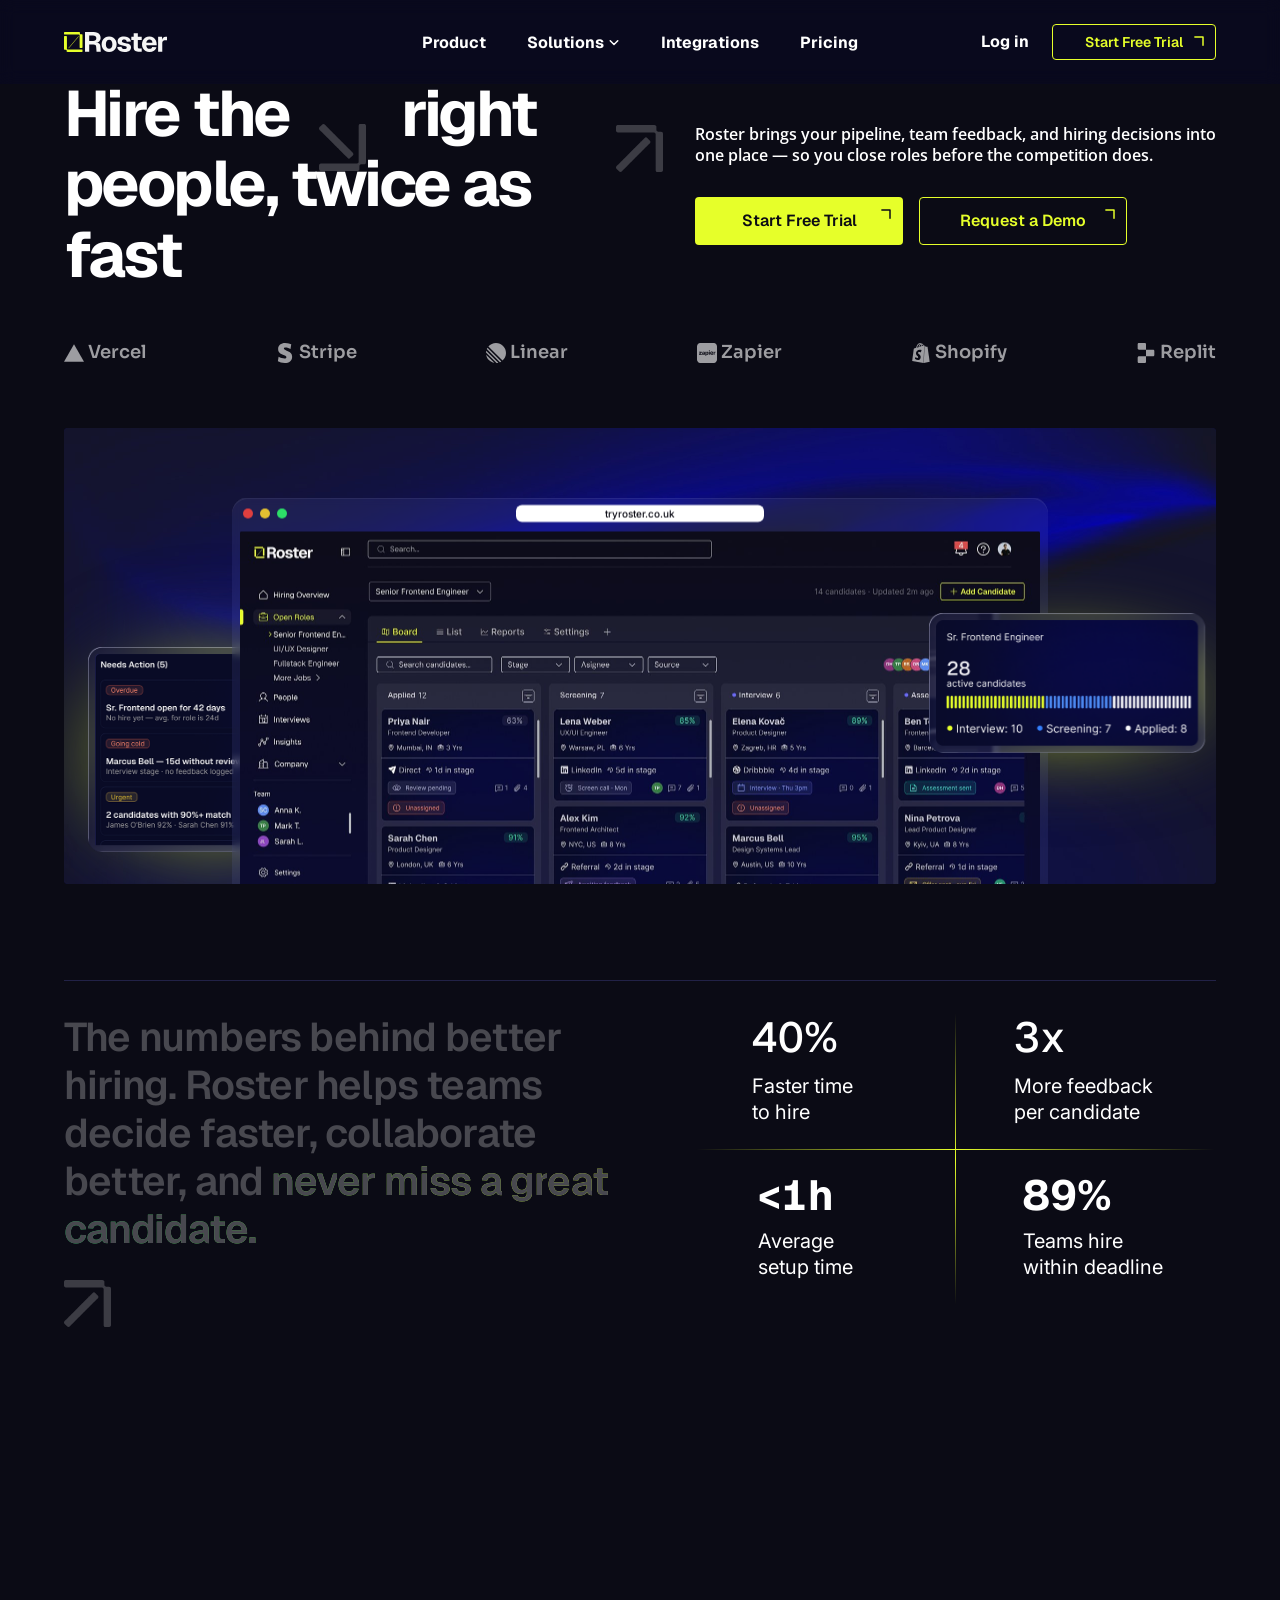
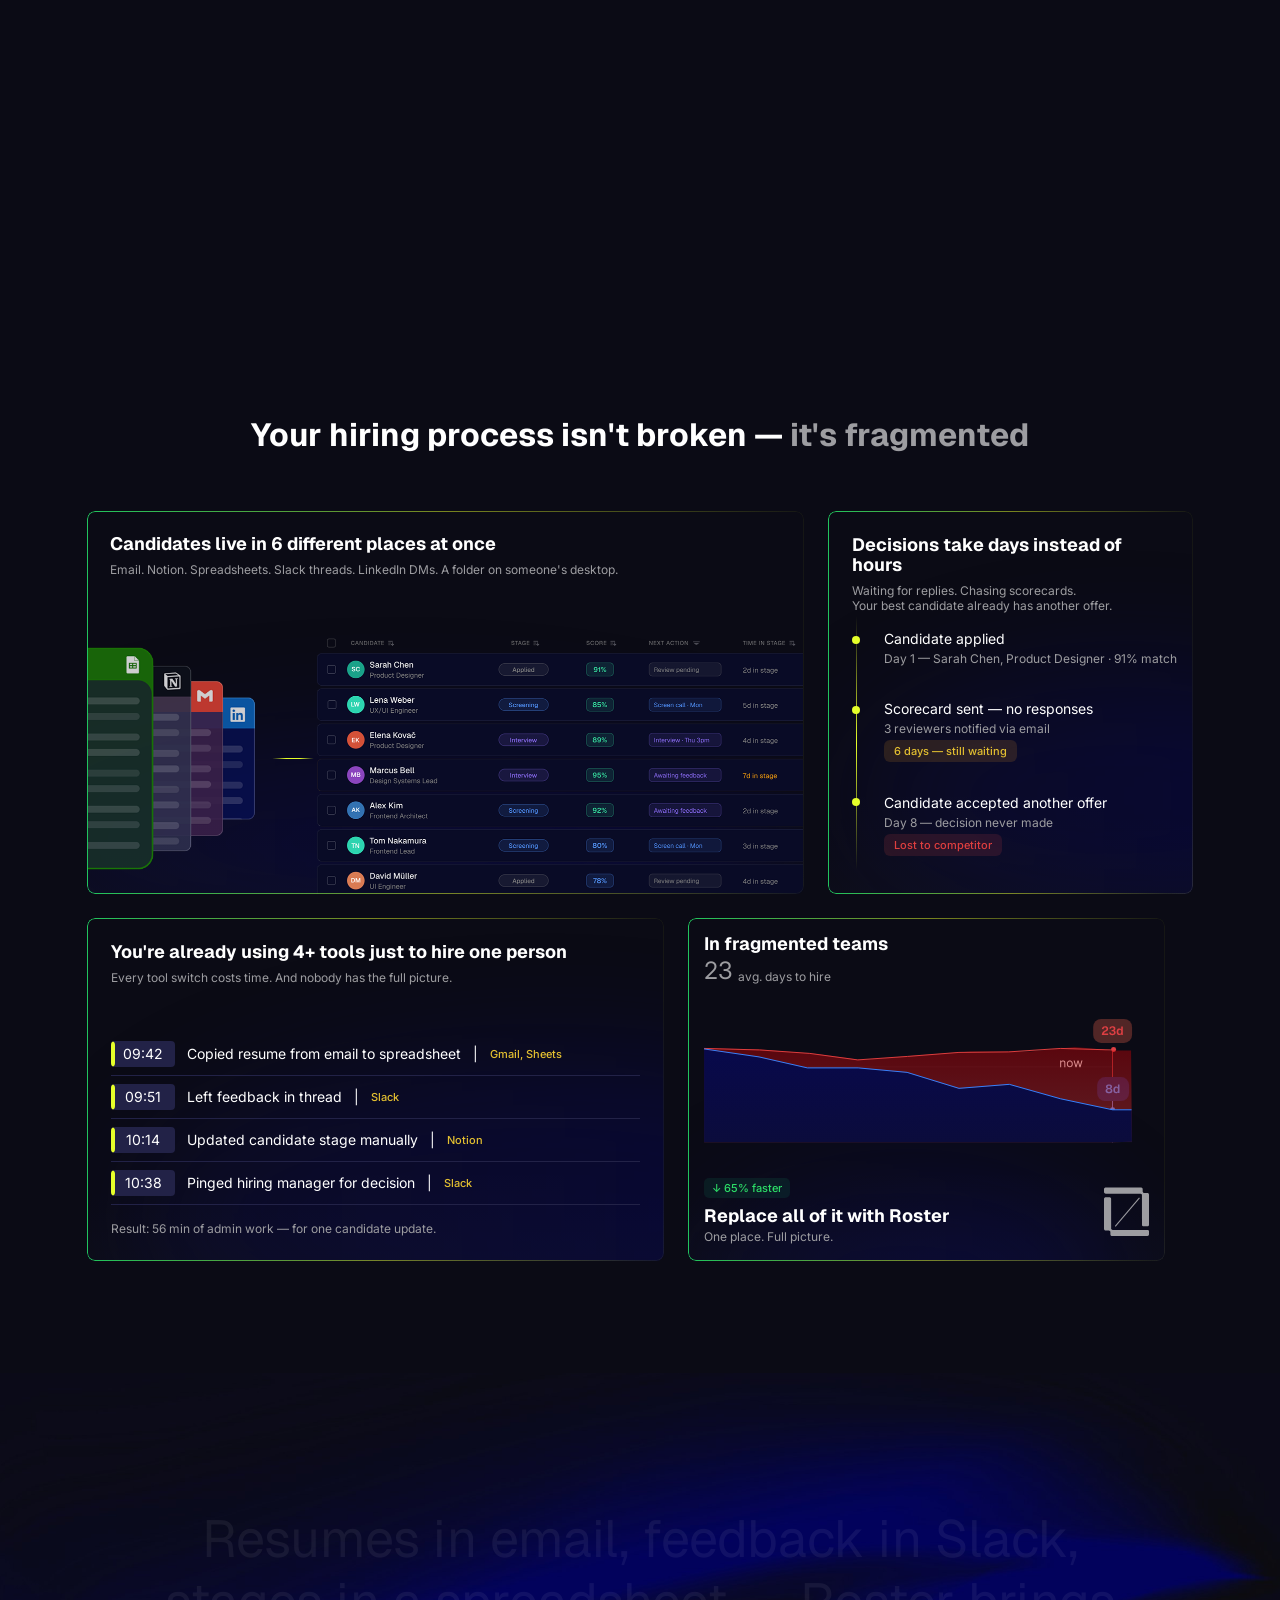
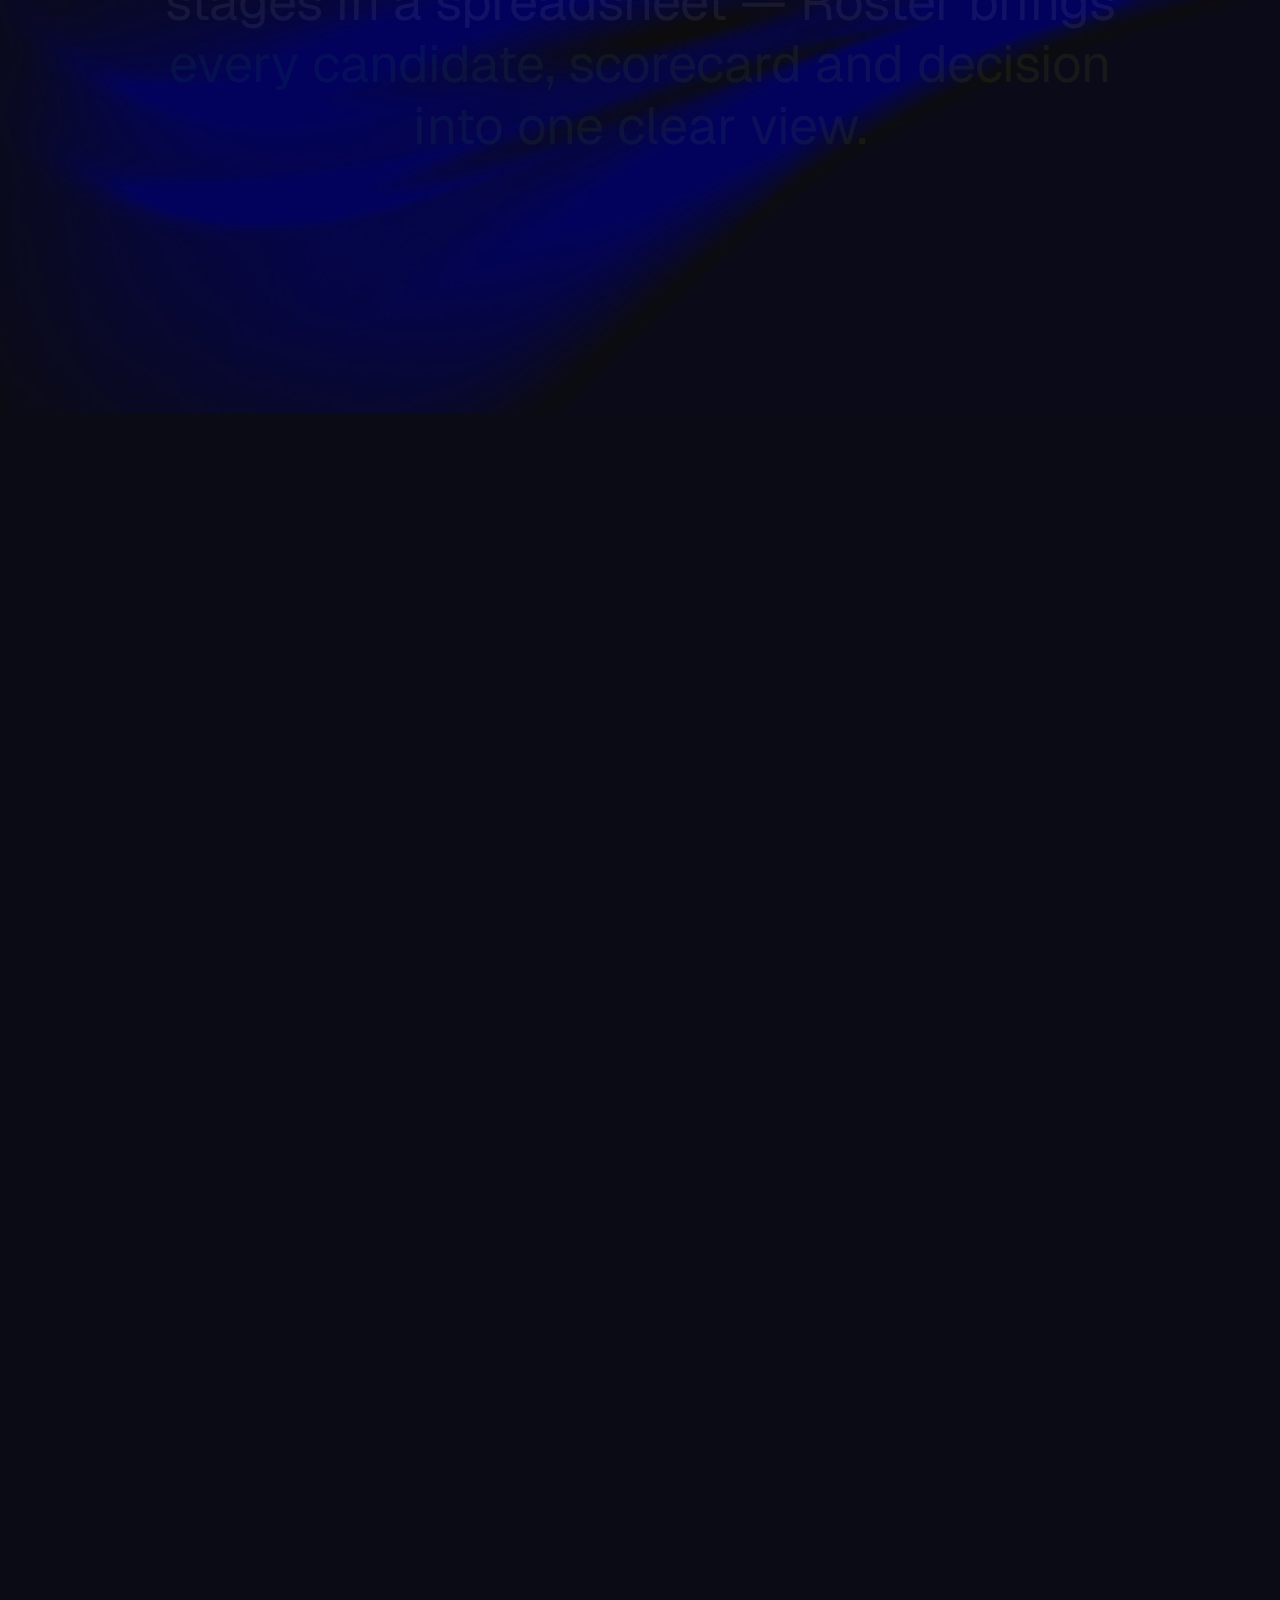
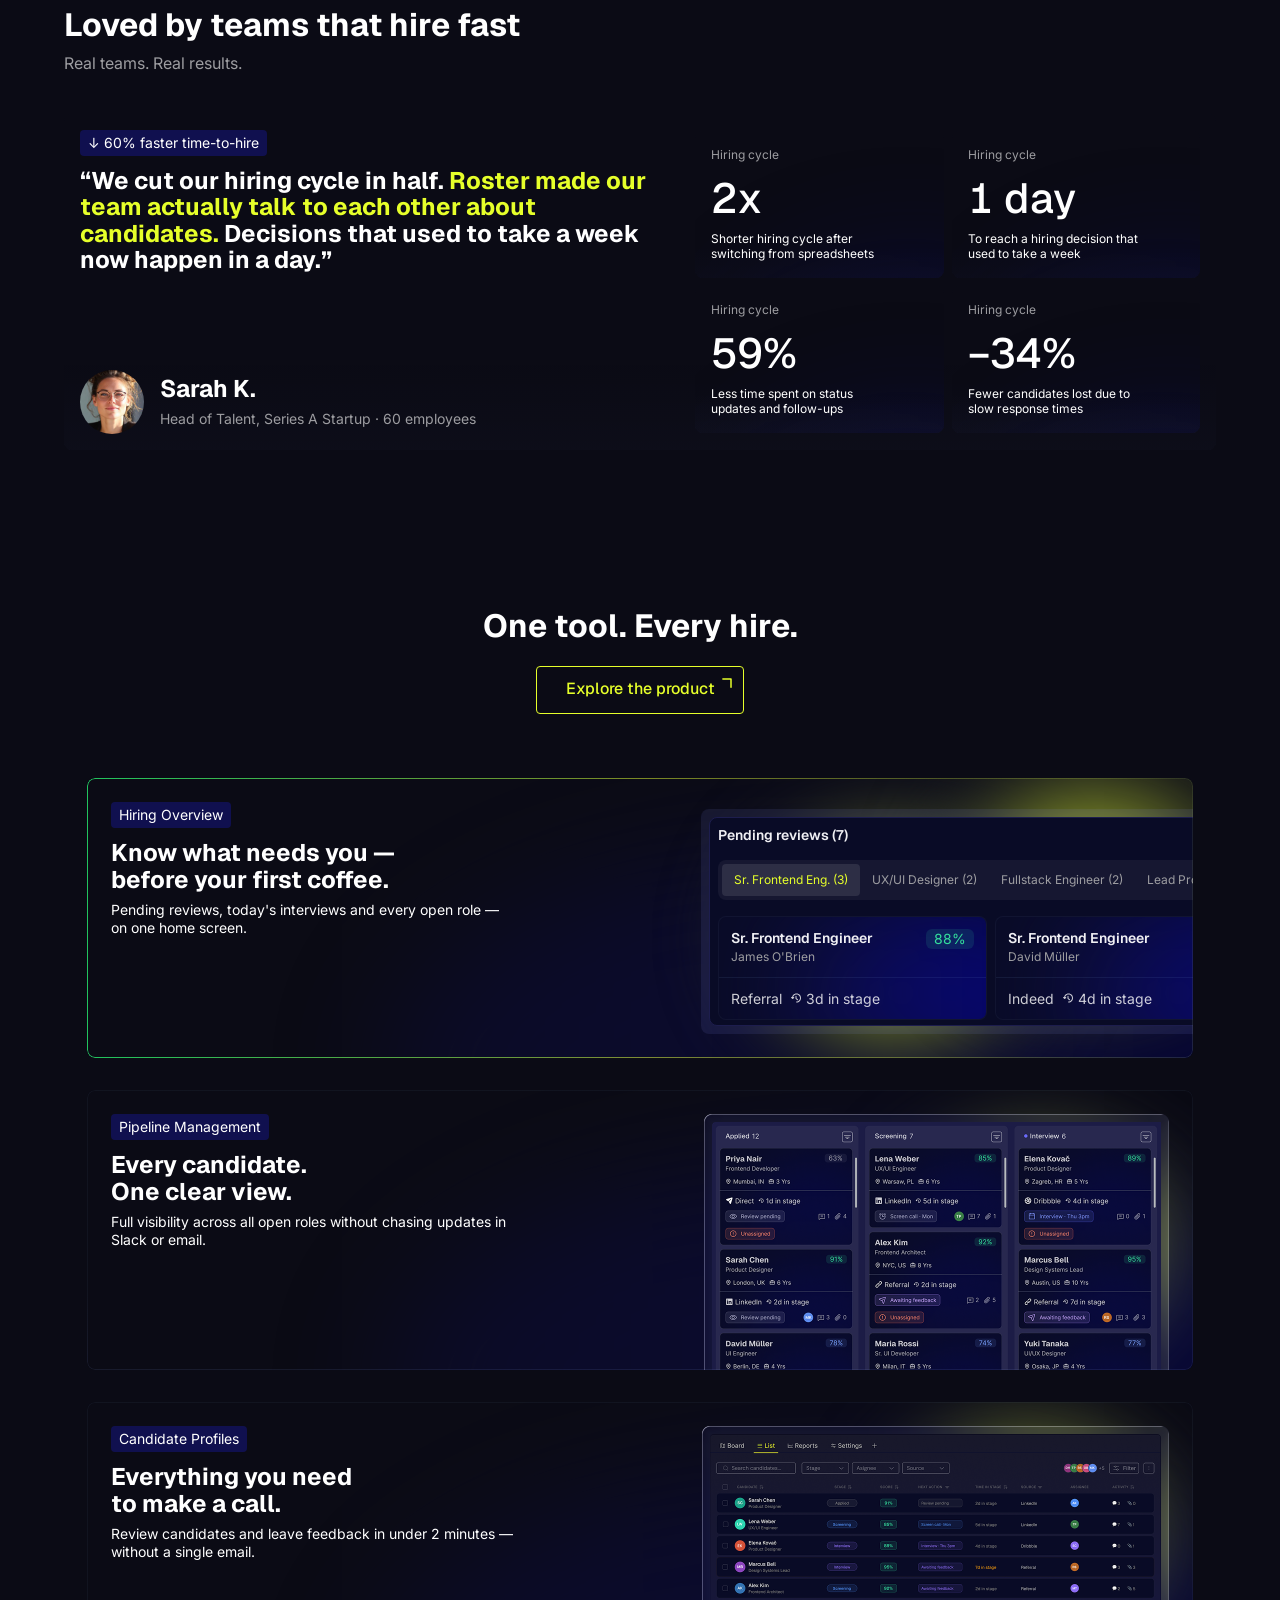
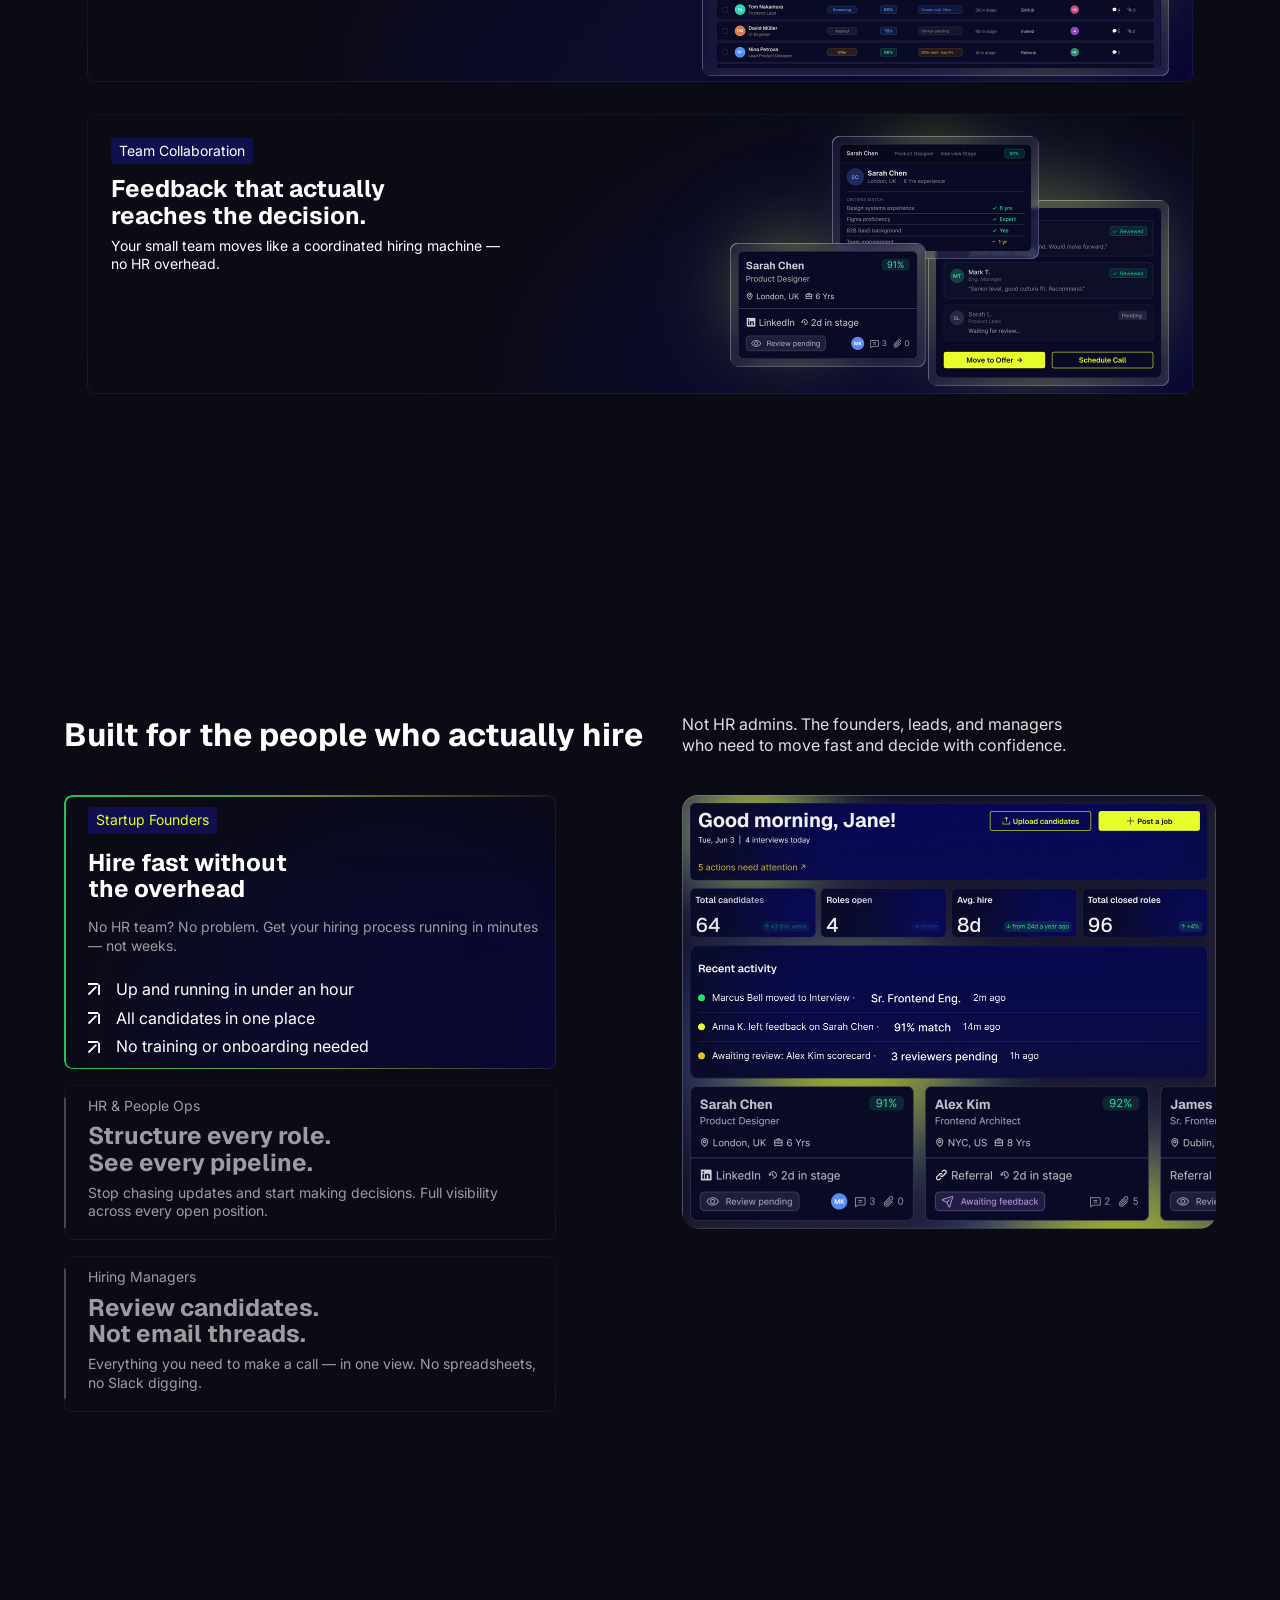
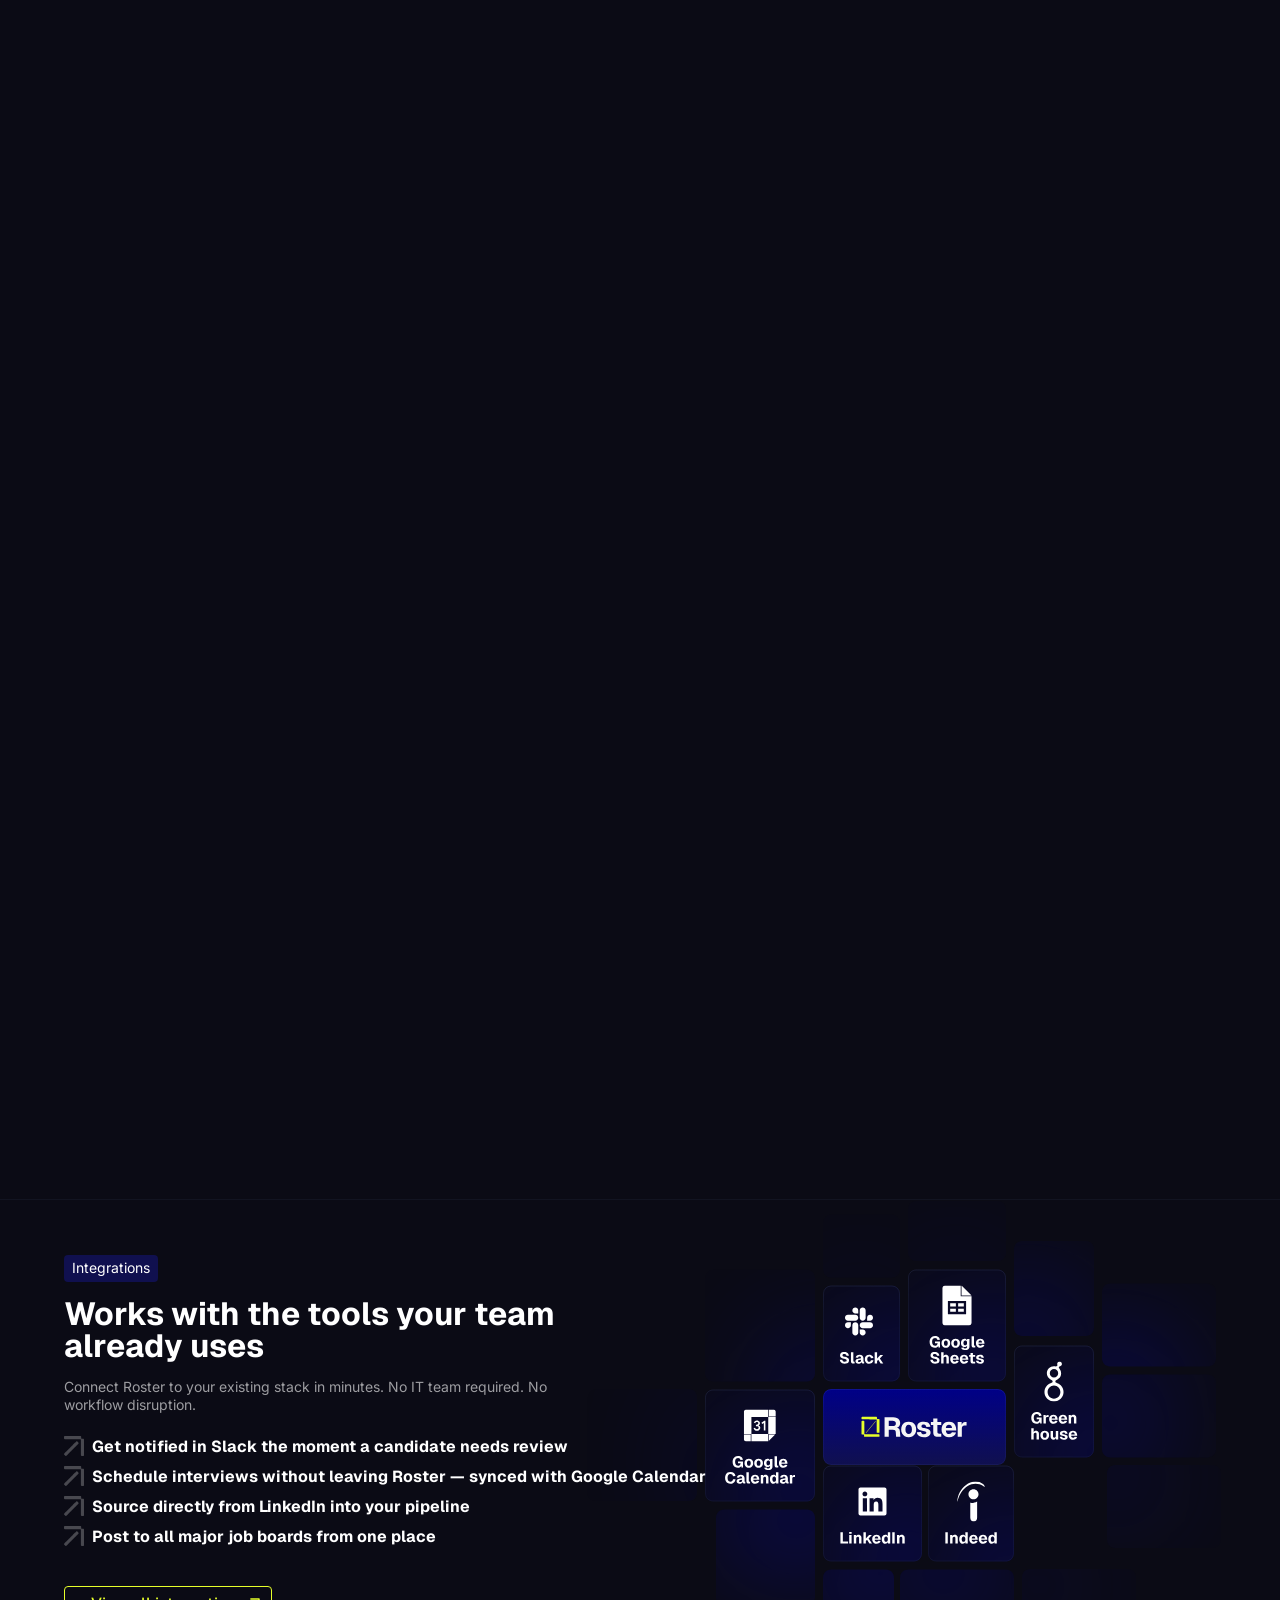
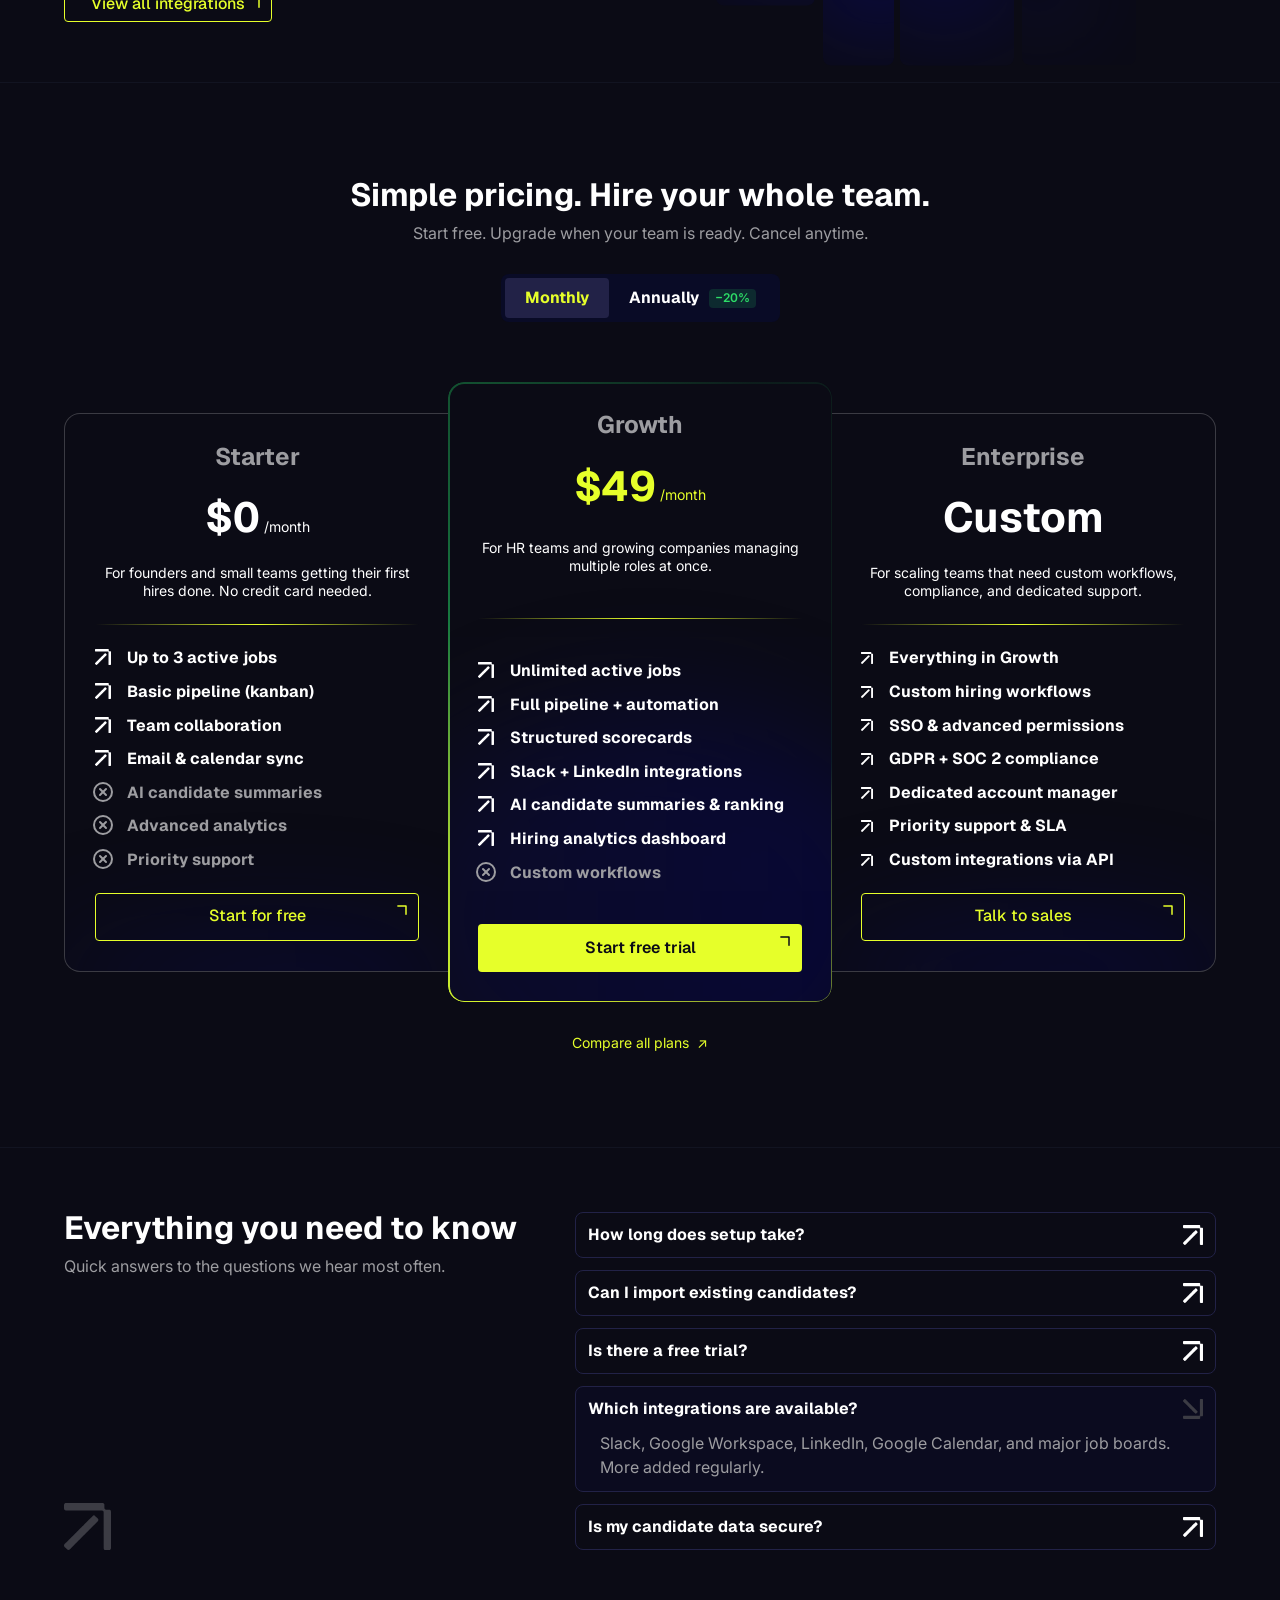
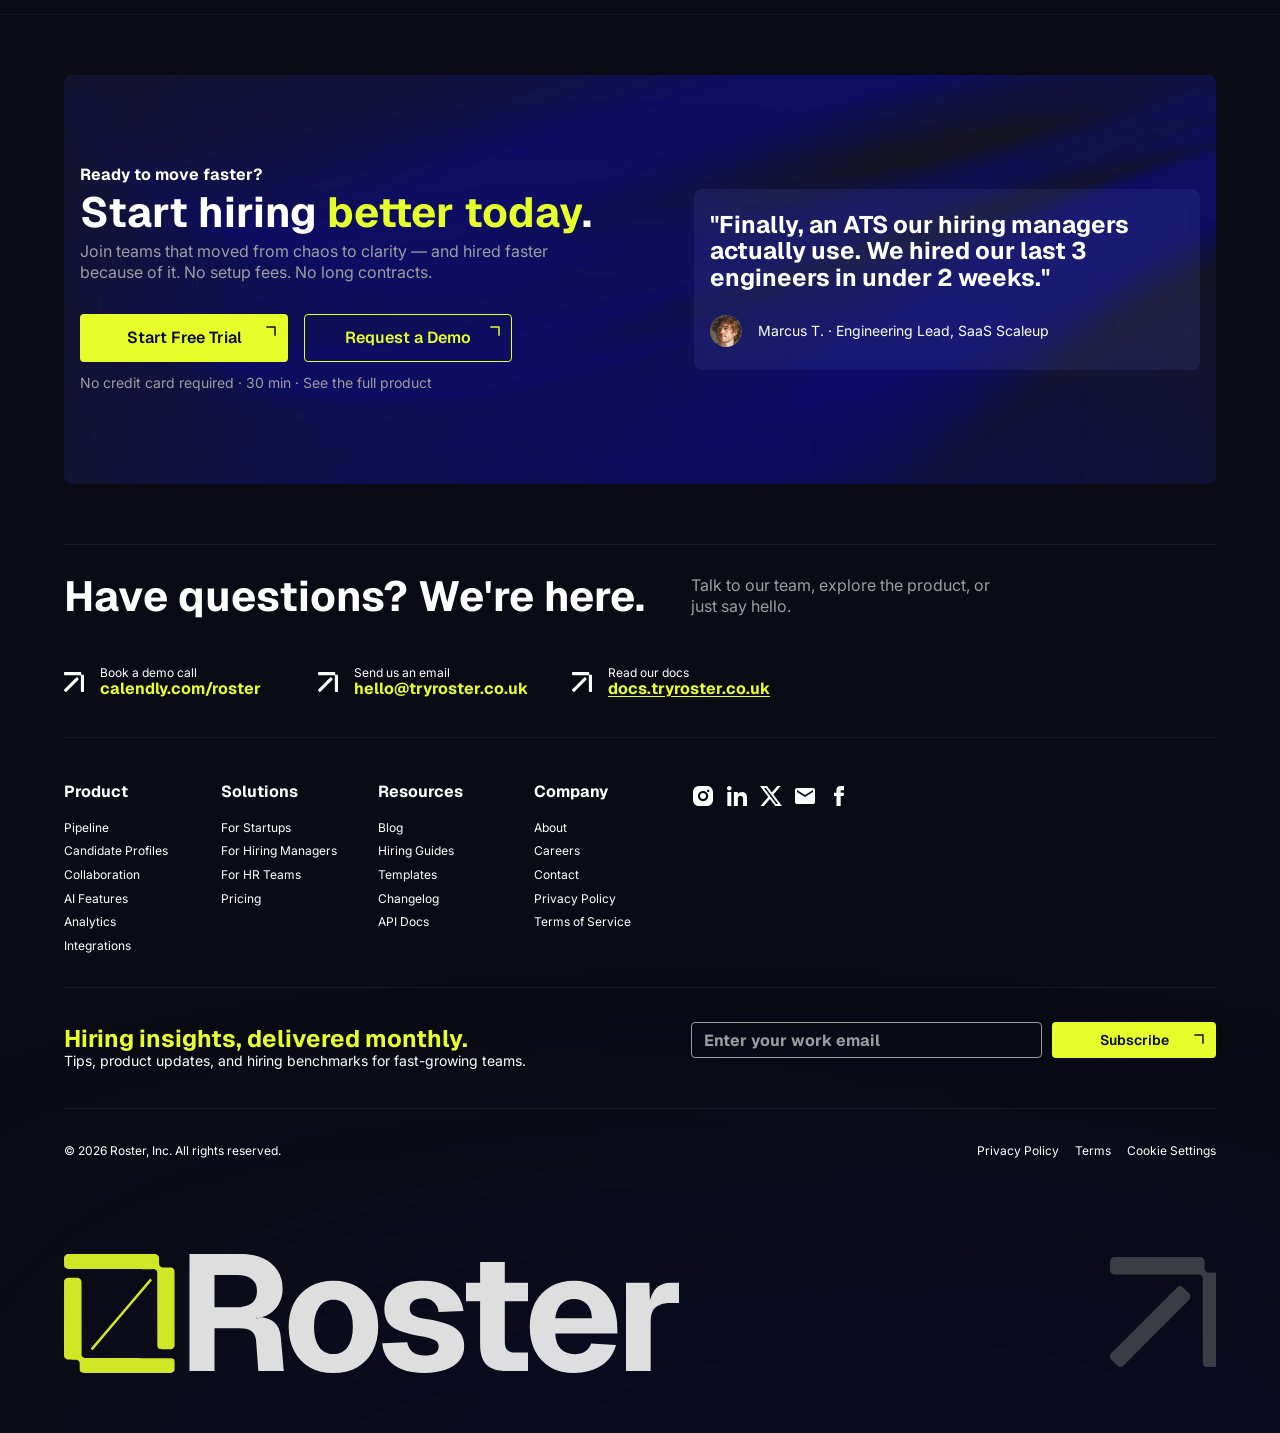
<file: roster/index.html>
<!doctype html>
<html lang="en">
<head>
<meta charset="utf-8">
<meta name="viewport" content="width=device-width, initial-scale=1">
<!-- meta:start -->
<meta name="description" content="Roster brings your pipeline, team feedback and hiring decisions into one place — so you close roles before the competition does.">
<meta name="theme-color" content="#0B0B15">
<link rel="icon" href="favicon.svg" type="image/svg+xml">
<link rel="icon" href="favicon-32.png" sizes="32x32" type="image/png">
<link rel="apple-touch-icon" href="apple-touch-icon.png">
<meta property="og:type" content="website">
<meta property="og:url" content="https://tryroster.co.uk/">
<meta property="og:site_name" content="Roster">
<meta property="og:title" content="Roster — Hire the right people, twice as fast">
<meta property="og:description" content="Roster brings your pipeline, team feedback and hiring decisions into one place — so you close roles before the competition does.">
<meta property="og:image" content="https://tryroster.co.uk/assets/og-image.jpg">
<meta property="og:image:width" content="1200">
<meta property="og:image:height" content="630">
<meta name="twitter:card" content="summary_large_image">
<meta name="twitter:title" content="Roster — Hire the right people, twice as fast">
<meta name="twitter:description" content="Roster brings your pipeline, team feedback and hiring decisions into one place — so you close roles before the competition does.">
<meta name="twitter:image" content="https://tryroster.co.uk/assets/og-image.jpg">
<!-- meta:end -->
<title>Roster — Hire the right people, twice as fast</title>
<link rel="preconnect" href="https://fonts.googleapis.com">
<link rel="preconnect" href="https://fonts.gstatic.com" crossorigin>
<link href="https://fonts.googleapis.com/css2?family=Geist:wght@400;500;600;700&family=Open+Sans:wght@600&family=Sora:wght@600&family=Inter:wght@400;500;600&display=swap" rel="stylesheet">
<link rel="stylesheet" href="styles.css">
</head>
<body>

<!-- ===== Header (Figma: navbar 2062:9150) ===== -->
<header class="navbar" id="navbar">
  <div class="navbar__inner">
    <a class="logo" href="index.html" aria-label="Roster home"><img src="assets/logo.svg" alt="Roster" width="103" height="20"><img class="logo__hover" src="assets/logo-hover.svg" alt="" aria-hidden="true" width="103" height="20"></a>

    <nav class="nav" aria-label="Main">
      <a class="nav__item" href="product.html"><span>Product</span><svg class="nav__arrow" viewBox="0 0 16 16" fill="none" aria-hidden="true"><path d="M4 12L12 4" stroke="#E6FF2A" stroke-width="1.5" stroke-linecap="round" stroke-linejoin="round"/><path d="M5.5 4H12V10.5" stroke="#E6FF2A" stroke-width="1.5" stroke-linecap="round" stroke-linejoin="round"/></svg></a>
      <div class="nav__dd" id="solDd">
        <button class="nav__item nav__item--caret" type="button" aria-expanded="false" aria-controls="solMenu" aria-haspopup="true"><span>Solutions</span><svg class="nav__arrow" viewBox="0 0 16 16" fill="none" aria-hidden="true"><path d="M4 12L12 4" stroke="#E6FF2A" stroke-width="1.5" stroke-linecap="round" stroke-linejoin="round"/><path d="M5.5 4H12V10.5" stroke="#E6FF2A" stroke-width="1.5" stroke-linecap="round" stroke-linejoin="round"/></svg>
          <svg class="caret" viewBox="0 0 12 12" fill="none" aria-hidden="true"><path d="M9.75 4.5L6 8.25L2.25 4.5" stroke="white" stroke-width="1.5" stroke-linecap="round" stroke-linejoin="round"/></svg>
        </button>
        <div class="nav__menu" id="solMenu" role="menu" aria-label="Solutions">
          <a class="nav__menu-item" href="solutions-founders.html" role="menuitem"><span class="nav__menu-ic"><svg viewBox="0 0 20 20" fill="none" aria-hidden="true"><path d="M17.6 9.6l-2.27-.65a5.2 5.2 0 0 1-3.6-3.6L11.08 3.1a.44.44 0 0 0-.84 0l-.65 2.25a5.2 5.2 0 0 1-3.6 3.6l-2.27.65a.44.44 0 0 0 0 .84l2.27.65a5.2 5.2 0 0 1 3.6 3.6l.65 2.27a.44.44 0 0 0 .84 0l.65-2.27a5.2 5.2 0 0 1 3.6-3.6l2.27-.65a.44.44 0 0 0 0-.84z" fill="none" stroke="currentColor" stroke-width="1.2" stroke-linejoin="round" transform="translate(-.66 0)"/></svg></span><span class="nav__menu-txt"><b>For Startup Founders</b><small>Hire fast without the overhead</small></span></a>
          <a class="nav__menu-item" href="solutions-hr.html" role="menuitem"><span class="nav__menu-ic"><svg viewBox="0 0 20 20" fill="none" aria-hidden="true"><path d="M4.375 1.9375H11.875C11.9489 1.93744 12.0225 1.95224 12.0908 1.98047C12.1589 2.00869 12.2213 2.04947 12.2734 2.10156L16.6484 6.47656C16.7005 6.52872 16.7413 6.59109 16.7695 6.65918C16.7978 6.72746 16.8126 6.80111 16.8125 6.875V16.875C16.8125 17.1899 16.6875 17.4921 16.4648 17.7148C16.2421 17.9375 15.9399 18.0625 15.625 18.0625H4.375C4.06006 18.0625 3.75786 17.9375 3.53516 17.7148C3.31246 17.4921 3.1875 17.1899 3.1875 16.875V3.125L3.19336 3.00781C3.22032 2.7359 3.34025 2.48006 3.53516 2.28516C3.75786 2.06246 4.06006 1.9375 4.375 1.9375ZM4.3125 16.9375H15.6875V7.4375H11.875C11.7258 7.4375 11.583 7.37795 11.4775 7.27246C11.372 7.16697 11.3125 7.02418 11.3125 6.875V3.0625H4.3125V16.9375ZM7.5 12.5625H12.5C12.6492 12.5625 12.792 12.622 12.8975 12.7275C13.003 12.833 13.0625 12.9758 13.0625 13.125C13.0625 13.2742 13.003 13.417 12.8975 13.5225C12.792 13.628 12.6492 13.6875 12.5 13.6875H7.5C7.35082 13.6875 7.20803 13.628 7.10254 13.5225C6.99705 13.417 6.9375 13.2742 6.9375 13.125C6.9375 12.9758 6.99705 12.833 7.10254 12.7275C7.20803 12.622 7.35082 12.5625 7.5 12.5625ZM7.5 10.0625H12.5C12.6492 10.0625 12.792 10.122 12.8975 10.2275C13.003 10.333 13.0625 10.4758 13.0625 10.625C13.0625 10.7742 13.003 10.917 12.8975 11.0225C12.792 11.128 12.6492 11.1875 12.5 11.1875H7.5C7.35082 11.1875 7.20803 11.128 7.10254 11.0225C6.99705 10.917 6.9375 10.7742 6.9375 10.625C6.9375 10.4758 6.99705 10.333 7.10254 10.2275C7.20803 10.122 7.35082 10.0625 7.5 10.0625ZM12.4375 6.3125H14.8926L14.7852 6.20605L12.5439 3.96484L12.4375 3.85742V6.3125Z" fill="currentColor"/></svg></span><span class="nav__menu-txt"><b>For HR &amp; People Ops</b><small>Structure every role. See every pipeline.</small></span></a>
          <a class="nav__menu-item" href="solutions-managers.html" role="menuitem"><span class="nav__menu-ic"><svg viewBox="0 0 20 20" fill="none" aria-hidden="true"><path d="M19.3211 9.74688C19.2937 9.68516 18.632 8.21719 17.1609 6.74609C15.2008 4.78594 12.725 3.75 9.99999 3.75C7.27499 3.75 4.79921 4.78594 2.83905 6.74609C1.36796 8.21719 0.703118 9.6875 0.678899 9.74688C0.643362 9.82681 0.625 9.91331 0.625 10.0008C0.625 10.0883 0.643362 10.1748 0.678899 10.2547C0.706243 10.3164 1.36796 11.7836 2.83905 13.2547C4.79921 15.2141 7.27499 16.25 9.99999 16.25C12.725 16.25 15.2008 15.2141 17.1609 13.2547C18.632 11.7836 19.2937 10.3164 19.3211 10.2547C19.3566 10.1748 19.375 10.0883 19.375 10.0008C19.375 9.91331 19.3566 9.82681 19.3211 9.74688ZM9.99999 15C7.5953 15 5.49452 14.1258 3.75546 12.4023C3.0419 11.6927 2.43483 10.8836 1.95312 10C2.4347 9.11636 3.04179 8.30717 3.75546 7.59766C5.49452 5.87422 7.5953 5 9.99999 5C12.4047 5 14.5055 5.87422 16.2445 7.59766C16.9595 8.307 17.5679 9.11619 18.0508 10C17.4875 11.0516 15.0336 15 9.99999 15ZM9.99999 6.25C9.25831 6.25 8.53329 6.46993 7.9166 6.88199C7.29992 7.29404 6.81927 7.87971 6.53544 8.56494C6.25162 9.25016 6.17735 10.0042 6.32205 10.7316C6.46674 11.459 6.82389 12.1272 7.34834 12.6517C7.87279 13.1761 8.54097 13.5333 9.2684 13.6779C9.99583 13.8226 10.7498 13.7484 11.4351 13.4645C12.1203 13.1807 12.7059 12.7001 13.118 12.0834C13.5301 11.4667 13.75 10.7417 13.75 10C13.749 9.00576 13.3535 8.05253 12.6505 7.34949C11.9475 6.64645 10.9942 6.25103 9.99999 6.25ZM9.99999 12.5C9.50554 12.5 9.02219 12.3534 8.61107 12.0787C8.19994 11.804 7.87951 11.4135 7.69029 10.9567C7.50107 10.4999 7.45157 9.99723 7.54803 9.51227C7.64449 9.02732 7.88259 8.58186 8.23222 8.23223C8.58186 7.8826 9.02731 7.6445 9.51227 7.54804C9.99722 7.45157 10.4999 7.50108 10.9567 7.6903C11.4135 7.87952 11.804 8.19995 12.0787 8.61107C12.3534 9.0222 12.5 9.50555 12.5 10C12.5 10.663 12.2366 11.2989 11.7678 11.7678C11.2989 12.2366 10.663 12.5 9.99999 12.5Z" fill="currentColor"/></svg></span><span class="nav__menu-txt"><b>For Hiring Managers</b><small>Review candidates. Not email threads.</small></span></a>
        </div>
      </div>
      <a class="nav__item" href="integrations.html"><span>Integrations</span><svg class="nav__arrow" viewBox="0 0 16 16" fill="none" aria-hidden="true"><path d="M4 12L12 4" stroke="#E6FF2A" stroke-width="1.5" stroke-linecap="round" stroke-linejoin="round"/><path d="M5.5 4H12V10.5" stroke="#E6FF2A" stroke-width="1.5" stroke-linecap="round" stroke-linejoin="round"/></svg></a>
      <a class="nav__item" href="pricing.html"><span>Pricing</span><svg class="nav__arrow" viewBox="0 0 16 16" fill="none" aria-hidden="true"><path d="M4 12L12 4" stroke="#E6FF2A" stroke-width="1.5" stroke-linecap="round" stroke-linejoin="round"/><path d="M5.5 4H12V10.5" stroke="#E6FF2A" stroke-width="1.5" stroke-linecap="round" stroke-linejoin="round"/></svg></a>
    </nav>

    <div class="navbar__actions">
      <a class="navbar__login" href="auth.html?mode=login"><span>Log in</span></a>
      <a class="btn btn--secondary btn--sm" href="auth.html">Start Free Trial
        <svg class="btn__arrow" viewBox="0 0 20 20" fill="none" aria-hidden="true"><path d="M6.875 5H15V13.125" stroke="#E6FF2A" stroke-width="1.5" stroke-linecap="round" stroke-linejoin="round"/></svg>
            <svg class="btn__arrow-hover" viewBox="0 0 24 24" fill="none" aria-hidden="true"><path d="M6 18L18 6" stroke="#E6FF2A" stroke-width="1.5" stroke-linecap="round" stroke-linejoin="round"/><path d="M8.25 6H18V15.75" stroke="#E6FF2A" stroke-width="1.5" stroke-linecap="round" stroke-linejoin="round"/></svg>
      </a>
    </div>
  </div>
</header>

<main class="top">
  <!-- Hero + logos/window + numbers: pinned together while the numbers text fills on scroll -->
  <div class="intro-pin" id="introPin"><div class="intro-pin__stick" id="introStick">
  <!-- ===== Hero (Figma: Hero 02/Desktop/Light 2062:8093) ===== -->
  <section class="hero">
    <div class="hero__content">
      <div class="hero__title">
        <span class="title-arrow title-arrow--1" style="--d:.55s" aria-hidden="true"><img src="assets/title-arrow.svg" alt=""></span>
        <span class="title-arrow title-arrow--2" style="--d:.7s" aria-hidden="true"><img src="assets/title-arrow.svg" alt=""></span>
        <h1 class="reveal" style="--d:.1s">Hire the         right    people, twice as fast</h1>
      </div>

      <div class="hero__side">
        <p class="hero__lead reveal" style="--d:.3s">Roster brings your pipeline, team feedback, and hiring decisions into one place — so you close roles before the competition does.</p>
        <div class="hero__ctas reveal" style="--d:.45s">
          <a class="btn btn--primary btn--md" href="auth.html">Start Free Trial
            <svg class="btn__arrow" viewBox="0 0 20 20" fill="none" aria-hidden="true"><path d="M6.875 5H15V13.125" stroke="#0B0B15" stroke-width="1.5" stroke-linecap="round" stroke-linejoin="round"/></svg>
            <svg class="btn__arrow-hover" viewBox="0 0 24 24" fill="none" aria-hidden="true"><path d="M6 18L18 6" stroke="#232398" stroke-width="2" stroke-linecap="round" stroke-linejoin="round"/><path d="M8.25 6H18V15.75" stroke="#232398" stroke-width="2" stroke-linecap="round" stroke-linejoin="round"/></svg>
          </a>
          <a class="btn btn--secondary btn--md" href="demo.html">Request a Demo
            <svg class="btn__arrow" viewBox="0 0 20 20" fill="none" aria-hidden="true"><path d="M6.875 5H15V13.125" stroke="#E6FF2A" stroke-width="1.5" stroke-linecap="round" stroke-linejoin="round"/></svg>
            <svg class="btn__arrow-hover" viewBox="0 0 24 24" fill="none" aria-hidden="true"><path d="M6 18L18 6" stroke="#E6FF2A" stroke-width="1.5" stroke-linecap="round" stroke-linejoin="round"/><path d="M8.25 6H18V15.75" stroke="#E6FF2A" stroke-width="1.5" stroke-linecap="round" stroke-linejoin="round"/></svg>
          </a>
        </div>
      </div>
    </div>
  </section>

  <!-- ===== Logos + product window (Figma: Stats / 50 / 2062:8101) ===== -->
  <section class="stats">
    <div class="logos">
      <div class="logos__track">
      <div class="logos__item reveal" style="--d:.6s">
        <svg viewBox="0 0 20 20" fill="none" aria-hidden="true"><path d="M10 1.33984L20 18.6598H0L10 1.33984Z" fill="#9D9DA1"/></svg>Vercel
      </div>
      <div class="logos__item reveal" style="--d:.68s">
        <svg viewBox="0 0 20 20" fill="none" aria-hidden="true"><path d="M11.6444 7.625C9.83437 6.95333 8.84771 6.43667 8.84771 5.6175C8.84771 4.925 9.41687 4.53 10.4319 4.53C12.2877 4.53 14.1944 5.245 15.5069 5.88917L16.2485 1.31083C15.2077 0.8125 13.0785 0 10.1352 0C8.05354 0 6.32188 0.545 5.08437 1.56C3.79771 2.6225 3.12854 4.16 3.12854 6.015C3.12854 9.38083 5.18437 10.815 8.52521 12.0308C10.6794 12.7975 11.396 13.3425 11.396 14.1833C11.396 15 10.696 15.4708 9.43438 15.4708C7.87188 15.4708 5.29688 14.7033 3.60938 13.7133L2.85938 18.3425C4.31021 19.1583 6.98521 20 9.75937 20C11.9602 20 13.7952 19.48 15.0327 18.4892C16.4194 17.4017 17.1369 15.7925 17.1369 13.7125C17.1369 10.2725 15.0335 8.83667 11.6419 7.625H11.6444Z" fill="#9D9DA1"/></svg>Stripe
      </div>
      <div class="logos__item reveal" style="--d:.76s">
        <svg viewBox="0 0 20 20" fill="none" aria-hidden="true"><path d="M2.405 3.48334C3.34332 2.38966 4.50724 1.51204 5.81683 0.910758C7.12642 0.309475 8.55064 -0.00122317 9.99167 3.61882e-06C15.52 3.61882e-06 20 4.48 20 10.0075C20 13.0408 18.65 15.76 16.5167 17.595L2.40583 3.48334H2.405ZM1.51417 4.68834L15.3108 18.485C14.8742 18.76 14.415 19.0017 13.9358 19.2067L0.7925 6.06417C0.998333 5.585 1.24 5.125 1.51417 4.68834ZM0.268333 7.63584L12.3642 19.7317C11.7725 19.875 11.1617 19.9667 10.535 20L0 9.465C0.0327706 8.8483 0.122599 8.23597 0.268333 7.63584ZM0.126667 11.6875L8.3125 19.8742C6.26834 19.5249 4.38296 18.5498 2.91658 17.0834C1.45019 15.617 0.475084 13.7317 0.125833 11.6875H0.126667Z" fill="#9D9DA1"/></svg>Linear
      </div>
      <div class="logos__item reveal" style="--d:.84s">
        <svg viewBox="0 0 20 20" fill="none" aria-hidden="true"><path d="M3.46418 8.14703e-06C3.00879 -0.000651408 2.55775 0.0886123 2.13695 0.262678C1.71614 0.436744 1.33384 0.692185 1.01199 1.01435C0.690138 1.33651 0.435064 1.71905 0.261403 2.14003C0.0877424 2.561 -0.00108748 3.01212 1.00474e-05 3.46751V16.5325C-0.00108748 16.9879 0.0877424 17.439 0.261403 17.86C0.435064 18.281 0.690138 18.6635 1.01199 18.9857C1.33384 19.3078 1.71614 19.5633 2.13695 19.7373C2.55775 19.9114 3.00879 20.0007 3.46418 20H16.5325C16.9881 20.001 17.4395 19.912 17.8606 19.7381C18.2818 19.5642 18.6644 19.3088 18.9866 18.9866C19.3088 18.6644 19.5642 18.2818 19.7381 17.8606C19.912 17.4395 20.001 16.9881 20 16.5325V3.46751C20.001 3.01187 19.912 2.56053 19.7381 2.13938C19.5642 1.71824 19.3088 1.33559 18.9866 1.01341C18.6644 0.691226 18.2818 0.43585 17.8606 0.261942C17.4395 0.0880341 16.9881 -0.000980579 16.5325 8.14703e-06H3.46418ZM12.3058 7.30084H12.3308C12.3962 7.29825 12.4614 7.30902 12.5225 7.33251C12.5848 7.35521 12.6418 7.39037 12.69 7.43584C12.7787 7.53424 12.8269 7.66254 12.825 7.79501C12.8294 7.92888 12.7809 8.05909 12.69 8.15751C12.6422 8.20427 12.5851 8.24059 12.5225 8.26417C12.4617 8.28873 12.3964 8.30064 12.3308 8.29917C12.2638 8.30258 12.1968 8.29061 12.135 8.26417C12.0726 8.24004 12.0158 8.20332 11.9682 8.15629C11.9206 8.10927 11.8832 8.05295 11.8583 7.99084C11.8338 7.92859 11.823 7.8618 11.8267 7.79501C11.8251 7.66136 11.876 7.53242 11.9683 7.43584C12.0595 7.34938 12.1802 7.30107 12.3058 7.30084ZM14.6833 8.61084C14.7083 8.61417 14.7342 8.61417 14.7625 8.61417C15.0333 8.60501 15.3008 8.66751 15.5433 8.79667C15.7417 8.91667 15.9025 9.09251 16.0033 9.30417C16.11 9.53667 16.1608 9.78918 16.1575 10.0442V10.205C16.1608 10.2658 16.1608 10.3267 16.1575 10.3875H14.0758C14.0783 10.5767 14.1383 10.7625 14.2458 10.9225C14.3122 10.9986 14.3955 11.0582 14.4889 11.0965C14.5824 11.1349 14.6835 11.1509 14.7842 11.1433C14.9279 11.1557 15.0713 11.1154 15.1875 11.03C15.2775 10.9638 15.3445 10.8712 15.3792 10.765L16.1417 10.9792C16.0975 11.1436 16.0179 11.2963 15.9083 11.4267C15.7917 11.5592 15.6408 11.6633 15.4742 11.7225C15.2513 11.8044 15.0148 11.8428 14.7775 11.8358C14.4861 11.8449 14.1976 11.7744 13.9433 11.6317C13.7032 11.4975 13.5098 11.2931 13.3892 11.0458C13.2573 10.7776 13.1924 10.4813 13.2 10.1825C13.1753 9.75673 13.319 9.3383 13.6 9.01751C13.8969 8.75013 14.2839 8.60486 14.6833 8.61084ZM6.67751 8.63001C6.81251 8.63334 6.94834 8.65168 7.07751 8.69584C7.25001 8.75001 7.41084 8.84084 7.54668 8.95751C7.76334 9.20917 7.87418 9.53417 7.85168 9.86417V11.7608H7.10834L7.01751 11.1683H6.96334C6.91001 11.3042 6.83418 11.4267 6.73668 11.5342C6.64901 11.6281 6.54291 11.703 6.42501 11.7542C6.30607 11.8056 6.17696 11.8293 6.04751 11.8233C5.78866 11.8364 5.5334 11.7586 5.32584 11.6033C5.23131 11.5211 5.15729 11.418 5.10968 11.3021C5.06208 11.1862 5.04222 11.0608 5.05168 10.9358C5.04581 10.8129 5.06745 10.6902 5.11501 10.5767C5.15963 10.4625 5.22842 10.3593 5.31668 10.2742C5.56385 10.0827 5.87457 9.99248 6.18584 10.0217H6.97918V9.87084C6.98682 9.73536 6.94672 9.60148 6.86584 9.49251C6.81794 9.44594 6.76049 9.41034 6.69746 9.38818C6.63444 9.36602 6.56735 9.35783 6.50084 9.36417C6.39117 9.3577 6.28192 9.38256 6.18584 9.43584C6.10967 9.486 6.05292 9.56068 6.02501 9.64751L5.20001 9.52751C5.23128 9.35575 5.30489 9.19449 5.41418 9.05834C5.53084 8.91334 5.68168 8.80667 5.85834 8.74334C6.07584 8.66751 6.30834 8.63001 6.54168 8.63584C6.58584 8.63334 6.63001 8.63001 6.67751 8.63001ZM10.3308 8.63584C10.4758 8.63584 10.62 8.66751 10.7525 8.73084C10.9042 8.80001 11.0358 8.90667 11.1342 9.04251C11.3483 9.39501 11.4483 9.80167 11.4267 10.2142C11.4515 10.637 11.3484 11.0575 11.1308 11.4208C11.04 11.5593 10.9147 11.6718 10.7673 11.7473C10.6199 11.8228 10.4555 11.8588 10.29 11.8517C10.12 11.8517 9.95584 11.8142 9.80501 11.7383C9.63413 11.6578 9.49383 11.5242 9.40501 11.3575C9.36689 11.2959 9.33506 11.2305 9.31001 11.1625H9.27251L9.27584 12.6492H8.39334V8.72167H9.14668L9.24418 9.39251H9.29168C9.34834 9.21917 9.43918 9.05834 9.56501 8.92584C9.65579 8.83191 9.76513 8.75791 9.88608 8.70855C10.007 8.6592 10.1369 8.63557 10.2675 8.63917H10.3308V8.63584ZM16.63 8.70584H17.3825L17.4767 9.37667H17.5208C17.5588 9.23061 17.6254 9.09352 17.7167 8.97334C17.7857 8.88567 17.8753 8.81639 17.9775 8.77167C18.079 8.72424 18.1906 8.70249 18.3025 8.70834H18.4975V9.58418H18.1633C18.0771 9.56551 17.9877 9.56779 17.9025 9.59084C17.8172 9.6139 17.7392 9.65836 17.6758 9.72001C17.6109 9.77963 17.5612 9.85392 17.5308 9.93667C17.503 10.0209 17.4953 10.1106 17.5083 10.1983V11.7608H16.63V8.70584ZM2.03418 8.70834H4.75251V9.45501L3.10834 10.92L3.13668 11.0142H4.78084L4.81584 11.7642H2.00001V11.0142L3.60918 9.55251L3.57168 9.45501H2.03418V8.70834ZM11.88 8.70834H12.7592V11.7575H11.88V8.70834ZM14.7492 9.27834L14.765 9.29167C14.6659 9.27853 14.5651 9.29146 14.4725 9.32917C14.3805 9.36623 14.2986 9.42447 14.2333 9.49917C14.1417 9.62834 14.0883 9.77917 14.0758 9.93417H15.3633C15.335 9.49584 15.1492 9.27834 14.7467 9.27834H14.7492ZM9.98418 9.41417C9.96251 9.41417 9.93668 9.41417 9.91501 9.41751C9.82679 9.41454 9.7389 9.42956 9.65668 9.46167C9.57477 9.49812 9.50171 9.55185 9.44251 9.61917C9.31662 9.78479 9.2561 9.99096 9.27251 10.1983V10.2517C9.26001 10.4658 9.32001 10.6742 9.44251 10.8442C9.49766 10.9158 9.57025 10.972 9.65334 11.0075C9.73483 11.0464 9.82489 11.0639 9.91501 11.0583C10.0075 11.0664 10.1006 11.0502 10.185 11.0115C10.2694 10.9728 10.3424 10.9129 10.3967 10.8375C10.5133 10.6517 10.5667 10.4375 10.5542 10.2208C10.5661 10.0125 10.5134 9.8056 10.4033 9.62834C10.353 9.56457 10.2895 9.51242 10.2172 9.47545C10.1448 9.43849 10.0653 9.41759 9.98418 9.41417ZM6.22668 10.4692C6.14512 10.4732 6.06695 10.503 6.00334 10.5542C5.97252 10.5839 5.94817 10.6197 5.93182 10.6593C5.91547 10.6988 5.90748 10.7414 5.90834 10.7842C5.90834 10.8283 5.91501 10.8725 5.93084 10.9133C5.94692 10.9547 5.97163 10.9922 6.00334 11.0233C6.09855 11.0936 6.21637 11.1263 6.33418 11.115V11.1183C6.50355 11.1247 6.66971 11.0709 6.80334 10.9667C6.85971 10.9208 6.90485 10.8626 6.93532 10.7966C6.96579 10.7306 6.98079 10.6585 6.97918 10.5858V10.4692H6.22668Z" fill="#9D9DA1"/></svg>Zapier
      </div>
      <div class="logos__item reveal" style="--d:.92s">
        <svg viewBox="0 0 20 20" fill="none" aria-hidden="true"><path d="M12.7773 19.9825L18.7906 18.6817C18.7906 18.6817 16.6206 4.00417 16.6031 3.90667C16.5881 3.81 16.5081 3.74667 16.4273 3.74667C16.3465 3.74667 14.8198 3.63333 14.8198 3.63333C14.8198 3.63333 13.7573 2.57167 13.6206 2.4575C13.5831 2.42667 13.5581 2.41 13.5198 2.39583L12.7581 19.9825H12.7773ZM9.75479 9.42083C9.75479 9.42083 9.07979 9.0675 8.27646 9.0675C7.07062 9.0675 7.02313 9.8225 7.02313 10.0183C7.02313 11.045 9.72312 11.4475 9.72312 13.8758C9.72312 15.7883 8.52312 17.0092 6.88479 17.0092C4.92312 17.0092 3.93479 15.7883 3.93479 15.7883L4.47313 14.05C4.47313 14.05 5.51062 14.9383 6.37313 14.9383C6.93563 14.9383 7.18562 14.4842 7.18562 14.1617C7.18562 12.8125 4.97396 12.75 4.97396 10.5292C4.94563 8.665 6.28312 6.84917 8.99646 6.84917C10.044 6.84917 10.559 7.15 10.559 7.15L9.77146 9.4125L9.75479 9.42083ZM9.30479 0.691667C9.41813 0.691667 9.53062 0.723333 9.64229 0.804167C8.82229 1.19167 7.92229 2.17 7.55229 4.13083C7.00563 4.30833 6.47479 4.46833 5.97813 4.6125C6.41062 3.125 7.45563 0.7 9.30479 0.7V0.691667ZM10.334 3.14917V3.26167C9.70562 3.455 9.01479 3.665 8.33896 3.875C8.72729 2.39417 9.44979 1.67083 10.0765 1.39917C10.2373 1.81667 10.334 2.37917 10.334 3.14917ZM10.7831 1.2875C11.3615 1.34917 11.734 2.01 11.974 2.75C11.6831 2.845 11.3615 2.9425 11.009 3.055V2.845C11.009 2.21833 10.929 1.7025 10.7831 1.28583V1.2875ZM13.2765 2.36167C13.2598 2.36167 13.2265 2.37917 13.2115 2.37917C13.1965 2.37917 12.9706 2.44167 12.6165 2.55417C12.264 1.52667 11.6365 0.579167 10.5265 0.579167H10.4306C10.109 0.174167 9.72062 0 9.38396 0C6.79563 0 5.55896 3.23083 5.17146 4.87167C4.17646 5.17583 3.45229 5.40167 3.37146 5.43333C2.80896 5.61083 2.79313 5.62667 2.72813 6.15833C2.66563 6.54333 1.20312 17.8775 1.20312 17.8775L12.504 20L13.2765 2.36167Z" fill="#9D9DA1"/></svg>Shopify
      </div>
      <div class="logos__item reveal" style="--d:1s">
        <svg viewBox="0 0 20 20" fill="none" aria-hidden="true"><path d="M1.67188 1.25C1.67187 0.918479 1.80357 0.600537 2.03799 0.366116C2.27241 0.131696 2.59035 0 2.92188 0L8.75521 0C9.08673 0 9.40467 0.131696 9.63909 0.366116C9.87351 0.600537 10.0052 0.918479 10.0052 1.25V6.66667H2.92188C2.59035 6.66667 2.27241 6.53497 2.03799 6.30055C1.80357 6.06613 1.67188 5.74819 1.67188 5.41667V1.25ZM10.0052 6.66667H17.0885C17.4201 6.66667 17.738 6.79836 17.9724 7.03278C18.2068 7.2672 18.3385 7.58515 18.3385 7.91667V12.0833C18.3385 12.4149 18.2068 12.7328 17.9724 12.9672C17.738 13.2016 17.4201 13.3333 17.0885 13.3333H10.0052V6.66667ZM1.67188 14.5833C1.67187 14.2518 1.80357 13.9339 2.03799 13.6995C2.27241 13.465 2.59035 13.3333 2.92188 13.3333H10.0052V18.75C10.0052 19.0815 9.87351 19.3995 9.63909 19.6339C9.40467 19.8683 9.08673 20 8.75521 20H2.92188C2.59035 20 2.27241 19.8683 2.03799 19.6339C1.80357 19.3995 1.67188 19.0815 1.67188 18.75V14.5833Z" fill="#9D9DA1"/></svg>Replit
      </div>
    
      <div class="logos__item is-dup" aria-hidden="true">
        <svg viewBox="0 0 20 20" fill="none" aria-hidden="true"><path d="M10 1.33984L20 18.6598H0L10 1.33984Z" fill="#9D9DA1"/></svg>Vercel
      </div>
      <div class="logos__item is-dup" aria-hidden="true">
        <svg viewBox="0 0 20 20" fill="none" aria-hidden="true"><path d="M11.6444 7.625C9.83437 6.95333 8.84771 6.43667 8.84771 5.6175C8.84771 4.925 9.41687 4.53 10.4319 4.53C12.2877 4.53 14.1944 5.245 15.5069 5.88917L16.2485 1.31083C15.2077 0.8125 13.0785 0 10.1352 0C8.05354 0 6.32188 0.545 5.08437 1.56C3.79771 2.6225 3.12854 4.16 3.12854 6.015C3.12854 9.38083 5.18437 10.815 8.52521 12.0308C10.6794 12.7975 11.396 13.3425 11.396 14.1833C11.396 15 10.696 15.4708 9.43438 15.4708C7.87188 15.4708 5.29688 14.7033 3.60938 13.7133L2.85938 18.3425C4.31021 19.1583 6.98521 20 9.75937 20C11.9602 20 13.7952 19.48 15.0327 18.4892C16.4194 17.4017 17.1369 15.7925 17.1369 13.7125C17.1369 10.2725 15.0335 8.83667 11.6419 7.625H11.6444Z" fill="#9D9DA1"/></svg>Stripe
      </div>
      <div class="logos__item is-dup" aria-hidden="true">
        <svg viewBox="0 0 20 20" fill="none" aria-hidden="true"><path d="M2.405 3.48334C3.34332 2.38966 4.50724 1.51204 5.81683 0.910758C7.12642 0.309475 8.55064 -0.00122317 9.99167 3.61882e-06C15.52 3.61882e-06 20 4.48 20 10.0075C20 13.0408 18.65 15.76 16.5167 17.595L2.40583 3.48334H2.405ZM1.51417 4.68834L15.3108 18.485C14.8742 18.76 14.415 19.0017 13.9358 19.2067L0.7925 6.06417C0.998333 5.585 1.24 5.125 1.51417 4.68834ZM0.268333 7.63584L12.3642 19.7317C11.7725 19.875 11.1617 19.9667 10.535 20L0 9.465C0.0327706 8.8483 0.122599 8.23597 0.268333 7.63584ZM0.126667 11.6875L8.3125 19.8742C6.26834 19.5249 4.38296 18.5498 2.91658 17.0834C1.45019 15.617 0.475084 13.7317 0.125833 11.6875H0.126667Z" fill="#9D9DA1"/></svg>Linear
      </div>
      <div class="logos__item is-dup" aria-hidden="true">
        <svg viewBox="0 0 20 20" fill="none" aria-hidden="true"><path d="M3.46418 8.14703e-06C3.00879 -0.000651408 2.55775 0.0886123 2.13695 0.262678C1.71614 0.436744 1.33384 0.692185 1.01199 1.01435C0.690138 1.33651 0.435064 1.71905 0.261403 2.14003C0.0877424 2.561 -0.00108748 3.01212 1.00474e-05 3.46751V16.5325C-0.00108748 16.9879 0.0877424 17.439 0.261403 17.86C0.435064 18.281 0.690138 18.6635 1.01199 18.9857C1.33384 19.3078 1.71614 19.5633 2.13695 19.7373C2.55775 19.9114 3.00879 20.0007 3.46418 20H16.5325C16.9881 20.001 17.4395 19.912 17.8606 19.7381C18.2818 19.5642 18.6644 19.3088 18.9866 18.9866C19.3088 18.6644 19.5642 18.2818 19.7381 17.8606C19.912 17.4395 20.001 16.9881 20 16.5325V3.46751C20.001 3.01187 19.912 2.56053 19.7381 2.13938C19.5642 1.71824 19.3088 1.33559 18.9866 1.01341C18.6644 0.691226 18.2818 0.43585 17.8606 0.261942C17.4395 0.0880341 16.9881 -0.000980579 16.5325 8.14703e-06H3.46418ZM12.3058 7.30084H12.3308C12.3962 7.29825 12.4614 7.30902 12.5225 7.33251C12.5848 7.35521 12.6418 7.39037 12.69 7.43584C12.7787 7.53424 12.8269 7.66254 12.825 7.79501C12.8294 7.92888 12.7809 8.05909 12.69 8.15751C12.6422 8.20427 12.5851 8.24059 12.5225 8.26417C12.4617 8.28873 12.3964 8.30064 12.3308 8.29917C12.2638 8.30258 12.1968 8.29061 12.135 8.26417C12.0726 8.24004 12.0158 8.20332 11.9682 8.15629C11.9206 8.10927 11.8832 8.05295 11.8583 7.99084C11.8338 7.92859 11.823 7.8618 11.8267 7.79501C11.8251 7.66136 11.876 7.53242 11.9683 7.43584C12.0595 7.34938 12.1802 7.30107 12.3058 7.30084ZM14.6833 8.61084C14.7083 8.61417 14.7342 8.61417 14.7625 8.61417C15.0333 8.60501 15.3008 8.66751 15.5433 8.79667C15.7417 8.91667 15.9025 9.09251 16.0033 9.30417C16.11 9.53667 16.1608 9.78918 16.1575 10.0442V10.205C16.1608 10.2658 16.1608 10.3267 16.1575 10.3875H14.0758C14.0783 10.5767 14.1383 10.7625 14.2458 10.9225C14.3122 10.9986 14.3955 11.0582 14.4889 11.0965C14.5824 11.1349 14.6835 11.1509 14.7842 11.1433C14.9279 11.1557 15.0713 11.1154 15.1875 11.03C15.2775 10.9638 15.3445 10.8712 15.3792 10.765L16.1417 10.9792C16.0975 11.1436 16.0179 11.2963 15.9083 11.4267C15.7917 11.5592 15.6408 11.6633 15.4742 11.7225C15.2513 11.8044 15.0148 11.8428 14.7775 11.8358C14.4861 11.8449 14.1976 11.7744 13.9433 11.6317C13.7032 11.4975 13.5098 11.2931 13.3892 11.0458C13.2573 10.7776 13.1924 10.4813 13.2 10.1825C13.1753 9.75673 13.319 9.3383 13.6 9.01751C13.8969 8.75013 14.2839 8.60486 14.6833 8.61084ZM6.67751 8.63001C6.81251 8.63334 6.94834 8.65168 7.07751 8.69584C7.25001 8.75001 7.41084 8.84084 7.54668 8.95751C7.76334 9.20917 7.87418 9.53417 7.85168 9.86417V11.7608H7.10834L7.01751 11.1683H6.96334C6.91001 11.3042 6.83418 11.4267 6.73668 11.5342C6.64901 11.6281 6.54291 11.703 6.42501 11.7542C6.30607 11.8056 6.17696 11.8293 6.04751 11.8233C5.78866 11.8364 5.5334 11.7586 5.32584 11.6033C5.23131 11.5211 5.15729 11.418 5.10968 11.3021C5.06208 11.1862 5.04222 11.0608 5.05168 10.9358C5.04581 10.8129 5.06745 10.6902 5.11501 10.5767C5.15963 10.4625 5.22842 10.3593 5.31668 10.2742C5.56385 10.0827 5.87457 9.99248 6.18584 10.0217H6.97918V9.87084C6.98682 9.73536 6.94672 9.60148 6.86584 9.49251C6.81794 9.44594 6.76049 9.41034 6.69746 9.38818C6.63444 9.36602 6.56735 9.35783 6.50084 9.36417C6.39117 9.3577 6.28192 9.38256 6.18584 9.43584C6.10967 9.486 6.05292 9.56068 6.02501 9.64751L5.20001 9.52751C5.23128 9.35575 5.30489 9.19449 5.41418 9.05834C5.53084 8.91334 5.68168 8.80667 5.85834 8.74334C6.07584 8.66751 6.30834 8.63001 6.54168 8.63584C6.58584 8.63334 6.63001 8.63001 6.67751 8.63001ZM10.3308 8.63584C10.4758 8.63584 10.62 8.66751 10.7525 8.73084C10.9042 8.80001 11.0358 8.90667 11.1342 9.04251C11.3483 9.39501 11.4483 9.80167 11.4267 10.2142C11.4515 10.637 11.3484 11.0575 11.1308 11.4208C11.04 11.5593 10.9147 11.6718 10.7673 11.7473C10.6199 11.8228 10.4555 11.8588 10.29 11.8517C10.12 11.8517 9.95584 11.8142 9.80501 11.7383C9.63413 11.6578 9.49383 11.5242 9.40501 11.3575C9.36689 11.2959 9.33506 11.2305 9.31001 11.1625H9.27251L9.27584 12.6492H8.39334V8.72167H9.14668L9.24418 9.39251H9.29168C9.34834 9.21917 9.43918 9.05834 9.56501 8.92584C9.65579 8.83191 9.76513 8.75791 9.88608 8.70855C10.007 8.6592 10.1369 8.63557 10.2675 8.63917H10.3308V8.63584ZM16.63 8.70584H17.3825L17.4767 9.37667H17.5208C17.5588 9.23061 17.6254 9.09352 17.7167 8.97334C17.7857 8.88567 17.8753 8.81639 17.9775 8.77167C18.079 8.72424 18.1906 8.70249 18.3025 8.70834H18.4975V9.58418H18.1633C18.0771 9.56551 17.9877 9.56779 17.9025 9.59084C17.8172 9.6139 17.7392 9.65836 17.6758 9.72001C17.6109 9.77963 17.5612 9.85392 17.5308 9.93667C17.503 10.0209 17.4953 10.1106 17.5083 10.1983V11.7608H16.63V8.70584ZM2.03418 8.70834H4.75251V9.45501L3.10834 10.92L3.13668 11.0142H4.78084L4.81584 11.7642H2.00001V11.0142L3.60918 9.55251L3.57168 9.45501H2.03418V8.70834ZM11.88 8.70834H12.7592V11.7575H11.88V8.70834ZM14.7492 9.27834L14.765 9.29167C14.6659 9.27853 14.5651 9.29146 14.4725 9.32917C14.3805 9.36623 14.2986 9.42447 14.2333 9.49917C14.1417 9.62834 14.0883 9.77917 14.0758 9.93417H15.3633C15.335 9.49584 15.1492 9.27834 14.7467 9.27834H14.7492ZM9.98418 9.41417C9.96251 9.41417 9.93668 9.41417 9.91501 9.41751C9.82679 9.41454 9.7389 9.42956 9.65668 9.46167C9.57477 9.49812 9.50171 9.55185 9.44251 9.61917C9.31662 9.78479 9.2561 9.99096 9.27251 10.1983V10.2517C9.26001 10.4658 9.32001 10.6742 9.44251 10.8442C9.49766 10.9158 9.57025 10.972 9.65334 11.0075C9.73483 11.0464 9.82489 11.0639 9.91501 11.0583C10.0075 11.0664 10.1006 11.0502 10.185 11.0115C10.2694 10.9728 10.3424 10.9129 10.3967 10.8375C10.5133 10.6517 10.5667 10.4375 10.5542 10.2208C10.5661 10.0125 10.5134 9.8056 10.4033 9.62834C10.353 9.56457 10.2895 9.51242 10.2172 9.47545C10.1448 9.43849 10.0653 9.41759 9.98418 9.41417ZM6.22668 10.4692C6.14512 10.4732 6.06695 10.503 6.00334 10.5542C5.97252 10.5839 5.94817 10.6197 5.93182 10.6593C5.91547 10.6988 5.90748 10.7414 5.90834 10.7842C5.90834 10.8283 5.91501 10.8725 5.93084 10.9133C5.94692 10.9547 5.97163 10.9922 6.00334 11.0233C6.09855 11.0936 6.21637 11.1263 6.33418 11.115V11.1183C6.50355 11.1247 6.66971 11.0709 6.80334 10.9667C6.85971 10.9208 6.90485 10.8626 6.93532 10.7966C6.96579 10.7306 6.98079 10.6585 6.97918 10.5858V10.4692H6.22668Z" fill="#9D9DA1"/></svg>Zapier
      </div>
      <div class="logos__item is-dup" aria-hidden="true">
        <svg viewBox="0 0 20 20" fill="none" aria-hidden="true"><path d="M12.7773 19.9825L18.7906 18.6817C18.7906 18.6817 16.6206 4.00417 16.6031 3.90667C16.5881 3.81 16.5081 3.74667 16.4273 3.74667C16.3465 3.74667 14.8198 3.63333 14.8198 3.63333C14.8198 3.63333 13.7573 2.57167 13.6206 2.4575C13.5831 2.42667 13.5581 2.41 13.5198 2.39583L12.7581 19.9825H12.7773ZM9.75479 9.42083C9.75479 9.42083 9.07979 9.0675 8.27646 9.0675C7.07062 9.0675 7.02313 9.8225 7.02313 10.0183C7.02313 11.045 9.72312 11.4475 9.72312 13.8758C9.72312 15.7883 8.52312 17.0092 6.88479 17.0092C4.92312 17.0092 3.93479 15.7883 3.93479 15.7883L4.47313 14.05C4.47313 14.05 5.51062 14.9383 6.37313 14.9383C6.93563 14.9383 7.18562 14.4842 7.18562 14.1617C7.18562 12.8125 4.97396 12.75 4.97396 10.5292C4.94563 8.665 6.28312 6.84917 8.99646 6.84917C10.044 6.84917 10.559 7.15 10.559 7.15L9.77146 9.4125L9.75479 9.42083ZM9.30479 0.691667C9.41813 0.691667 9.53062 0.723333 9.64229 0.804167C8.82229 1.19167 7.92229 2.17 7.55229 4.13083C7.00563 4.30833 6.47479 4.46833 5.97813 4.6125C6.41062 3.125 7.45563 0.7 9.30479 0.7V0.691667ZM10.334 3.14917V3.26167C9.70562 3.455 9.01479 3.665 8.33896 3.875C8.72729 2.39417 9.44979 1.67083 10.0765 1.39917C10.2373 1.81667 10.334 2.37917 10.334 3.14917ZM10.7831 1.2875C11.3615 1.34917 11.734 2.01 11.974 2.75C11.6831 2.845 11.3615 2.9425 11.009 3.055V2.845C11.009 2.21833 10.929 1.7025 10.7831 1.28583V1.2875ZM13.2765 2.36167C13.2598 2.36167 13.2265 2.37917 13.2115 2.37917C13.1965 2.37917 12.9706 2.44167 12.6165 2.55417C12.264 1.52667 11.6365 0.579167 10.5265 0.579167H10.4306C10.109 0.174167 9.72062 0 9.38396 0C6.79563 0 5.55896 3.23083 5.17146 4.87167C4.17646 5.17583 3.45229 5.40167 3.37146 5.43333C2.80896 5.61083 2.79313 5.62667 2.72813 6.15833C2.66563 6.54333 1.20312 17.8775 1.20312 17.8775L12.504 20L13.2765 2.36167Z" fill="#9D9DA1"/></svg>Shopify
      </div>
      <div class="logos__item is-dup" aria-hidden="true">
        <svg viewBox="0 0 20 20" fill="none" aria-hidden="true"><path d="M1.67188 1.25C1.67187 0.918479 1.80357 0.600537 2.03799 0.366116C2.27241 0.131696 2.59035 0 2.92188 0L8.75521 0C9.08673 0 9.40467 0.131696 9.63909 0.366116C9.87351 0.600537 10.0052 0.918479 10.0052 1.25V6.66667H2.92188C2.59035 6.66667 2.27241 6.53497 2.03799 6.30055C1.80357 6.06613 1.67188 5.74819 1.67188 5.41667V1.25ZM10.0052 6.66667H17.0885C17.4201 6.66667 17.738 6.79836 17.9724 7.03278C18.2068 7.2672 18.3385 7.58515 18.3385 7.91667V12.0833C18.3385 12.4149 18.2068 12.7328 17.9724 12.9672C17.738 13.2016 17.4201 13.3333 17.0885 13.3333H10.0052V6.66667ZM1.67188 14.5833C1.67187 14.2518 1.80357 13.9339 2.03799 13.6995C2.27241 13.465 2.59035 13.3333 2.92188 13.3333H10.0052V18.75C10.0052 19.0815 9.87351 19.3995 9.63909 19.6339C9.40467 19.8683 9.08673 20 8.75521 20H2.92188C2.59035 20 2.27241 19.8683 2.03799 19.6339C1.80357 19.3995 1.67188 19.0815 1.67188 18.75V14.5833Z" fill="#9D9DA1"/></svg>Replit
      </div>
          </div>
    </div>

    <div class="showcase reveal" style="--d:.5s" id="showcase">
      <img class="showcase__bg" src="assets/hero-bg.jpg" alt="" aria-hidden="true">
      <div class="glow-y glow-y--l" aria-hidden="true"></div>
      <div class="float float--needs" data-speed=".22"><img src="assets/float-needs.png" alt="Needs Action: overdue role, candidate going cold, urgent matches" width="361" height="232"></div>
      <div class="glow-y glow-y--r" aria-hidden="true"></div>
      <div class="float float--role" data-speed=".32"><img src="assets/float-role.png" alt="Sr. Frontend Engineer: 28 active candidates" width="313" height="159"></div>
      <div class="showcase__window" id="window">
        <div class="window__bar">
          <svg width="50" height="16" viewBox="0 0 50 16" fill="none" aria-hidden="true"><rect x="3" y="3" width="10" height="10" rx="5" fill="#DF3F3F"/><rect x="20" y="3" width="10" height="10" rx="5" fill="#E4C031"/><rect x="37" y="3" width="10" height="10" rx="5" fill="#2DDE68"/></svg>
          <div class="window__url">tryroster.co.uk</div>
        </div>
        <div class="window__screen"><img src="assets/app-screen.jpg" alt="Roster app: hiring pipeline board" width="800" height="353"></div>
      </div>
      <img class="showcase__mobile" src="assets/app-window.jpg" alt="Roster app: hiring pipeline board" width="331" height="157">
    </div>
  </section>
  <!-- ===== Trustbadg (Figma 2068:10569) ===== -->
  <section class="trust" id="trust">
    <div class="trust__line" aria-hidden="true"></div>
    <div class="trust__row">
      <div class="trust__left">
        <p class="trust__text" id="trustText">The numbers behind better hiring. Roster helps teams decide faster, collaborate better, and <em class="hl">never miss a great candidate.</em></p>
        <div class="trust__arrow-wrap" aria-hidden="true"><img class="trust__arrow" src="assets/title-arrow.svg" alt=""></div>
      </div>
      <div class="trust__stats">
        <div class="trust__stats-row">
          <div class="stat"><div class="stat__inner" style="--d:.1s"><p class="stat__num stat__num--md" data-count="40" data-suffix="%">40%</p><p class="stat__label" style="width:122px">Faster time to hire</p></div></div>
          <div class="stat"><div class="stat__inner" style="--d:.2s"><p class="stat__num stat__num--md" data-count="3" data-suffix="x">3x</p><p class="stat__label" style="width:167px">More feedback per candidate</p></div></div>
        </div>
        <div class="trust__hdiv" aria-hidden="true"></div>
        <div class="trust__stats-row">
          <div class="stat"><div class="stat__inner" style="--d:.3s"><p class="stat__num stat__num--bd">&lt;1h</p><p class="stat__label" style="width:110px">Average setup time</p></div></div>
          <div class="stat"><div class="stat__inner" style="--d:.4s"><p class="stat__num stat__num--bd" data-count="89" data-suffix="%">89%</p><p class="stat__label" style="width:150px">Teams hire within deadline</p></div></div>
        </div>
        <div class="trust__vdiv" aria-hidden="true"></div>
      </div>
    </div>
  </section>
  </div>
  <div class="intro-pin__space" id="introSpace" aria-hidden="true"></div>
  </div>
  <!-- ===== Fragmented (Figma 2072:10601) ===== -->
  <section class="frag" data-observe>
    <h2 class="frag__title">Your hiring process isn't broken — <span>it's fragmented</span></h2>
    <div class="frag__grid">
      <div class="frag__row" data-observe>
        <article class="card card--places" style="--d:0s">
          <div class="glow" style="left:-79px;top:225px;width:777px;height:214px"></div>
          <div class="places__line" aria-hidden="true"></div>
          <div class="card__head">
            <h3 class="card__title">Candidates live in 6 different places at once</h3>
            <p class="card__desc">Email. Notion. Spreadsheets. Slack threads. LinkedIn DMs. A folder on someone's desktop.</p>
          </div>
          <img class="places__icons" src="assets/fragments-icons.png" alt="Google Sheets, Notion, Gmail and LinkedIn" width="210" height="251">
          <img class="places__table" src="assets/candidates-table.png" alt="Candidate table with stages, scores and next actions" width="486" height="261">
        </article>
        <article class="card card--decisions" style="--d:.12s">
          <div class="glow" style="left:19px;top:157px;width:545px;height:256px"></div>
          <div class="card__head">
            <h3 class="card__title">Decisions take days instead of hours</h3>
            <p class="card__desc" style="width:267px">Waiting for replies. Chasing scorecards.<br>Your best candidate already has another offer.</p>
          </div>
          <div class="timeline">
            <div class="timeline__rail" aria-hidden="true">
              <div class="timeline__line"></div>
              <span class="timeline__dot" style="top:20px;--d:.7s"></span>
              <span class="timeline__dot" style="top:90px;--d:1.1s"></span>
              <span class="timeline__dot" style="top:182px;--d:1.5s"></span>
            </div>
            <div class="timeline__list">
              <div class="tl-item" style="--d:.75s"><p class="tl-item__t">Candidate applied</p><p class="tl-item__s">Day 1 — Sarah Chen, Product Designer · 91% match</p></div>
              <div class="tl-item" style="--d:1.15s"><p class="tl-item__t">Scorecard sent — no responses</p><p class="tl-item__s">3 reviewers notified via email</p><span class="badge badge--notice">6 days — still waiting</span></div>
              <div class="tl-item" style="--d:1.55s"><p class="tl-item__t">Candidate accepted another offer</p><p class="tl-item__s">Day 8 — decision never made</p><span class="badge badge--negative">Lost to competitor</span></div>
            </div>
          </div>
        </article>
      </div>
      <div class="frag__row" data-observe>
        <article class="card card--tools" style="--d:.2s">
          <div class="glow" style="left:42px;top:134px;width:820px;height:326px"></div>
          <div class="card__head">
            <h3 class="card__title">You're already using 4+ tools just to hire one person</h3>
            <p class="card__desc">Every tool switch costs time. And nobody has the full picture.</p>
          </div>
          <div class="log">
            <div class="log__rows">
            <div class="log__row" style="--d:0.50s"><span class="log__time" style="--d:0.60s">09:42</span><span class="log__what">Copied resume from email to spreadsheet</span><span>|</span><span class="log__tag">Gmail, Sheets</span></div>
            <div class="log__sep" style="--d:0.60s"></div>
            <div class="log__row" style="--d:0.68s"><span class="log__time" style="--d:0.78s">09:51</span><span class="log__what">Left feedback in thread</span><span>|</span><span class="log__tag">Slack</span></div>
            <div class="log__sep" style="--d:0.78s"></div>
            <div class="log__row" style="--d:0.86s"><span class="log__time" style="--d:0.96s">10:14</span><span class="log__what">Updated candidate stage manually</span><span>|</span><span class="log__tag">Notion</span></div>
            <div class="log__sep" style="--d:0.96s"></div>
            <div class="log__row" style="--d:1.04s"><span class="log__time" style="--d:1.14s">10:38</span><span class="log__what">Pinged hiring manager for decision</span><span>|</span><span class="log__tag">Slack</span></div>
            <div class="log__sep" style="--d:1.14s"></div>
            </div>
            <p class="card__desc log__result" style="--d:1.3s">Result: 56 min of admin work — for one candidate update.</p>
          </div>
        </article>
        <article class="card card--compare" style="--d:.3s">
          <div class="glow" style="left:7px;top:257px;width:422px;height:202px"></div>
          <div class="compare__head">
            <h3 class="card__title">In fragmented teams</h3>
            <div class="compare__avg"><b>23</b><span>avg. days to hire</span></div>
          </div>
          <div class="chart2" role="img" aria-label="Days to hire: now 23 days, with Roster 8 days">
            <svg class="chart2__layer" viewBox="0 0 430 124" fill="none" preserveAspectRatio="none" aria-hidden="true"><rect x="0.07" y="122.5" width="429" height="1" fill="white" fill-opacity="0.04"/><rect x="1.05" y="87.5" width="408.43" height="1" fill="white" fill-opacity="0.04"/><rect x="1.05" y="47.5" width="408.43" height="1" fill="white" fill-opacity="0.04"/></svg>
            <div class="chart2__series"><svg class="chart2__layer" viewBox="0 0 430 124" fill="none" preserveAspectRatio="none" aria-hidden="true"><defs><linearGradient id="cg-red" x1="238.77" y1="123.5" x2="238.54" y2="28" gradientUnits="userSpaceOnUse"><stop stop-color="#DE3F3F"/><stop offset="1" stop-color="#D20004"/></linearGradient>
<linearGradient id="cg-blue" x1="238.77" y1="123.5" x2="238.55" y2="30.5" gradientUnits="userSpaceOnUse"><stop stop-color="#0B0C3C"/><stop offset="1" stop-color="#08094B"/></linearGradient></defs>
<path d="M409.107 123.5H0.0722656V29L57.0723 30.5L113.072 35L157.572 41L206.072 37L267.572 32.5H327.572L371.572 28L408.072 31.5H428.072L428.92 123.021L409.107 123.5Z" fill="url(#cg-red)" fill-opacity="0.4"/><path class="cl" d="M0.0722656 29.5L55.5723 31L106.072 34.5L154.072 41L204.072 37.5L255.572 33.5L305.072 33L357.572 29.5L408.572 31" stroke="#DD3F3F"/>
<path d="M409.107 123.5H0.0722656V30.5L51.1176 37.6907L103.17 49.1959H154.216L203.918 53.9897L255.299 69.8093L306.68 65.9742L357.054 79.8763L409.107 90.9021H428.584L428.92 123.021L409.107 123.5Z" fill="url(#cg-blue)"/><path class="cl" d="M0.0722656 30L55.1881 38L103.572 49H154.572L203.572 53.5L255.572 69.5L306.07 65.5L357.489 80L409.572 91H428.572" stroke="#3581FF"/></svg></div>
            <svg class="chart2__layer chart2__marks" viewBox="0 0 430 124" fill="none" preserveAspectRatio="none" aria-hidden="true"><g class="mk mk--now"><rect class="mk__v" x="409.25" y="31.05" width="0.67" height="92.45" fill="#DF3F43"/><circle cx="410.57" cy="30.5" r="2.5" fill="#DF3F43"/>
<g class="mk__badge"><rect x="390.07" width="39" height="24" rx="8" fill="#512626"/><path d="M398.78 16C398.78 15.312 398.876 14.712 399.068 14.2C399.26 13.68 399.584 13.208 400.04 12.784C400.496 12.352 401.112 11.932 401.888 11.524C402.272 11.316 402.58 11.132 402.812 10.972C403.044 10.812 403.212 10.648 403.316 10.48C403.42 10.304 403.472 10.096 403.472 9.856C403.472 9.616 403.42 9.408 403.316 9.232C403.212 9.048 403.056 8.904 402.848 8.8C402.648 8.696 402.396 8.644 402.092 8.644C401.604 8.644 401.216 8.784 400.928 9.064C400.648 9.336 400.476 9.728 400.412 10.24L398.804 10.144C398.884 9.256 399.208 8.56 399.776 8.056C400.352 7.544 401.124 7.288 402.092 7.288C402.716 7.288 403.252 7.396 403.7 7.612C404.148 7.82 404.488 8.116 404.72 8.5C404.96 8.884 405.08 9.328 405.08 9.832C405.08 10.264 405.004 10.636 404.852 10.948C404.708 11.26 404.468 11.548 404.132 11.812C403.804 12.068 403.36 12.344 402.8 12.64C402.096 13.016 401.568 13.38 401.216 13.732C400.864 14.076 400.676 14.38 400.652 14.644H405.08V16H398.78ZM409.306 16.192C408.29 16.192 407.506 15.96 406.954 15.496C406.402 15.024 406.106 14.392 406.066 13.6L407.662 13.528C407.71 13.984 407.878 14.316 408.166 14.524C408.462 14.732 408.842 14.836 409.306 14.836C409.618 14.836 409.902 14.792 410.158 14.704C410.414 14.608 410.618 14.464 410.77 14.272C410.922 14.08 410.998 13.832 410.998 13.528C410.998 13.064 410.842 12.72 410.53 12.496C410.218 12.272 409.802 12.16 409.282 12.16H408.538V10.924H409.282C409.69 10.924 410.03 10.84 410.302 10.672C410.582 10.496 410.722 10.204 410.722 9.796C410.722 9.428 410.606 9.144 410.374 8.944C410.15 8.744 409.798 8.644 409.318 8.644C408.846 8.644 408.49 8.74 408.25 8.932C408.01 9.124 407.866 9.376 407.818 9.688L406.222 9.604C406.31 8.9 406.618 8.34 407.146 7.924C407.682 7.5 408.406 7.288 409.318 7.288C409.958 7.288 410.502 7.384 410.95 7.576C411.398 7.768 411.738 8.04 411.97 8.392C412.21 8.744 412.33 9.164 412.33 9.652C412.33 10.164 412.162 10.584 411.826 10.912C411.49 11.24 411.01 11.46 410.386 11.572V11.368C411.082 11.464 411.626 11.712 412.018 12.112C412.41 12.504 412.606 13.004 412.606 13.612C412.606 14.156 412.47 14.62 412.198 15.004C411.926 15.388 411.542 15.684 411.046 15.892C410.55 16.092 409.97 16.192 409.306 16.192ZM416.274 16.144C415.73 16.144 415.258 16.008 414.858 15.736C414.466 15.464 414.162 15.076 413.946 14.572C413.73 14.068 413.622 13.476 413.622 12.796C413.622 12.116 413.73 11.524 413.946 11.02C414.162 10.516 414.47 10.128 414.87 9.856C415.27 9.584 415.738 9.448 416.274 9.448C416.722 9.448 417.114 9.54 417.45 9.724C417.794 9.908 418.054 10.168 418.23 10.504V7.48H419.766V16H418.302L418.266 15.052C418.09 15.396 417.826 15.664 417.474 15.856C417.122 16.048 416.722 16.144 416.274 16.144ZM416.742 14.896C417.062 14.896 417.33 14.816 417.546 14.656C417.77 14.496 417.938 14.26 418.05 13.948C418.17 13.628 418.23 13.244 418.23 12.796C418.23 12.34 418.17 11.956 418.05 11.644C417.938 11.332 417.77 11.096 417.546 10.936C417.33 10.776 417.062 10.696 416.742 10.696C416.278 10.696 415.906 10.884 415.626 11.26C415.354 11.628 415.218 12.14 415.218 12.796C415.218 13.436 415.354 13.948 415.626 14.332C415.906 14.708 416.278 14.896 416.742 14.896Z" fill="#DF3F43"/></g><path class="mk__lbl" d="M357.998 44.3145V48.252H356.993V41.7065H357.964V42.7292H358.05C358.203 42.3968 358.436 42.1298 358.748 41.9281C359.061 41.7235 359.464 41.6213 359.959 41.6213C360.402 41.6213 360.79 41.7122 361.122 41.894C361.454 42.073 361.713 42.3457 361.898 42.7122C362.082 43.0758 362.175 43.536 362.175 44.0929V48.252H361.169V44.161C361.169 43.6468 361.035 43.2463 360.768 42.9593C360.501 42.6696 360.135 42.5247 359.669 42.5247C359.348 42.5247 359.061 42.5943 358.808 42.7335C358.558 42.8727 358.361 43.0758 358.216 43.3429C358.071 43.6099 357.998 43.9338 357.998 44.3145ZM366.671 48.3883C366.08 48.3883 365.562 48.2477 365.116 47.9664C364.673 47.6852 364.326 47.2917 364.076 46.786C363.829 46.2804 363.705 45.6895 363.705 45.0133C363.705 44.3315 363.829 43.7363 364.076 43.2278C364.326 42.7193 364.673 42.3244 365.116 42.0431C365.562 41.7619 366.08 41.6213 366.671 41.6213C367.262 41.6213 367.779 41.7619 368.222 42.0431C368.669 42.3244 369.015 42.7193 369.262 43.2278C369.512 43.7363 369.637 44.3315 369.637 45.0133C369.637 45.6895 369.512 46.2804 369.262 46.786C369.015 47.2917 368.669 47.6852 368.222 47.9664C367.779 48.2477 367.262 48.3883 366.671 48.3883ZM366.671 47.4849C367.12 47.4849 367.49 47.3699 367.779 47.1397C368.069 46.9096 368.284 46.6071 368.423 46.2321C368.562 45.8571 368.632 45.4508 368.632 45.0133C368.632 44.5758 368.562 44.1681 368.423 43.7903C368.284 43.4125 368.069 43.1071 367.779 42.8741C367.49 42.6412 367.12 42.5247 366.671 42.5247C366.222 42.5247 365.853 42.6412 365.563 42.8741C365.274 43.1071 365.059 43.4125 364.92 43.7903C364.781 44.1681 364.711 44.5758 364.711 45.0133C364.711 45.4508 364.781 45.8571 364.92 46.2321C365.059 46.6071 365.274 46.9096 365.563 47.1397C365.853 47.3699 366.222 47.4849 366.671 47.4849ZM372.433 48.252L370.438 41.7065H371.495L372.91 46.7179H372.978L374.376 41.7065H375.45L376.83 46.7008H376.899L378.313 41.7065H379.37L377.376 48.252H376.387L374.955 43.2235H374.853L373.421 48.252H372.433Z" fill="#E5E5E5"/></g>
<g class="mk mk--new"><rect class="mk__v" x="409.25" y="63.26" width="0.67" height="60.24" fill="#4F8EF7"/><circle cx="409.57" cy="91" r="2.5" fill="#4F8EF7"/>
<g class="mk__badge"><rect x="394.07" y="58.25" width="32" height="24" rx="8" fill="#141E50"/><path d="M405.948 74.444C405.268 74.444 404.668 74.348 404.148 74.156C403.636 73.964 403.236 73.684 402.948 73.316C402.66 72.94 402.516 72.476 402.516 71.924C402.516 71.3 402.708 70.784 403.092 70.376C403.484 69.96 404.008 69.688 404.664 69.56L404.688 69.812C404.152 69.692 403.724 69.472 403.404 69.152C403.092 68.824 402.936 68.4 402.936 67.88C402.936 67.424 403.052 67.02 403.284 66.668C403.524 66.316 403.868 66.04 404.316 65.84C404.772 65.64 405.316 65.54 405.948 65.54C406.588 65.54 407.132 65.64 407.58 65.84C408.036 66.04 408.38 66.316 408.612 66.668C408.852 67.02 408.972 67.424 408.972 67.88C408.972 68.4 408.812 68.82 408.492 69.14C408.18 69.46 407.756 69.684 407.22 69.812L407.244 69.56C407.9 69.688 408.42 69.96 408.804 70.376C409.188 70.784 409.38 71.3 409.38 71.924C409.38 72.476 409.236 72.94 408.948 73.316C408.668 73.684 408.272 73.964 407.76 74.156C407.248 74.348 406.644 74.444 405.948 74.444ZM405.948 73.076C406.5 73.076 406.94 72.964 407.268 72.74C407.604 72.508 407.772 72.168 407.772 71.72C407.772 71.296 407.616 70.956 407.304 70.7C407 70.436 406.548 70.304 405.948 70.304C405.356 70.304 404.904 70.436 404.592 70.7C404.288 70.956 404.136 71.296 404.136 71.72C404.136 72.168 404.3 72.508 404.628 72.74C404.956 72.964 405.396 73.076 405.948 73.076ZM405.948 69.14C406.396 69.14 406.744 69.048 406.992 68.864C407.248 68.672 407.376 68.388 407.376 68.012C407.376 67.668 407.256 67.396 407.016 67.196C406.776 66.996 406.42 66.896 405.948 66.896C405.492 66.896 405.14 66.996 404.892 67.196C404.652 67.396 404.532 67.668 404.532 68.012C404.532 68.388 404.656 68.672 404.904 68.864C405.152 69.048 405.5 69.14 405.948 69.14ZM412.95 74.396C412.406 74.396 411.934 74.26 411.534 73.988C411.142 73.716 410.838 73.328 410.622 72.824C410.406 72.32 410.298 71.728 410.298 71.048C410.298 70.368 410.406 69.776 410.622 69.272C410.838 68.768 411.146 68.38 411.546 68.108C411.946 67.836 412.414 67.7 412.95 67.7C413.398 67.7 413.79 67.792 414.126 67.976C414.47 68.16 414.73 68.42 414.906 68.756V65.732H416.442V74.252H414.978L414.942 73.304C414.766 73.648 414.502 73.916 414.15 74.108C413.798 74.3 413.398 74.396 412.95 74.396ZM413.418 73.148C413.738 73.148 414.006 73.068 414.222 72.908C414.446 72.748 414.614 72.512 414.726 72.2C414.846 71.88 414.906 71.496 414.906 71.048C414.906 70.592 414.846 70.208 414.726 69.896C414.614 69.584 414.446 69.348 414.222 69.188C414.006 69.028 413.738 68.948 413.418 68.948C412.954 68.948 412.582 69.136 412.302 69.512C412.03 69.88 411.894 70.392 411.894 71.048C411.894 71.688 412.03 72.2 412.302 72.584C412.582 72.96 412.954 73.148 413.418 73.148Z" fill="#4F8EF7"/></g><path class="mk__lbl" d="M308.476 112.252L306.481 105.706H307.538L308.953 110.718H309.021L310.419 105.706H311.493L312.873 110.701H312.942L314.356 105.706H315.413L313.419 112.252H312.43L310.998 107.224H310.896L309.464 112.252H308.476ZM316.743 112.252V105.706H317.748V112.252H316.743ZM317.254 104.616C317.058 104.616 316.889 104.549 316.747 104.415C316.608 104.282 316.538 104.121 316.538 103.934C316.538 103.746 316.608 103.586 316.747 103.452C316.889 103.319 317.058 103.252 317.254 103.252C317.45 103.252 317.618 103.319 317.757 103.452C317.899 103.586 317.97 103.746 317.97 103.934C317.97 104.121 317.899 104.282 317.757 104.415C317.618 104.549 317.45 104.616 317.254 104.616ZM322.437 105.706V106.559H319.045V105.706H322.437ZM320.034 104.138H321.039V110.377C321.039 110.661 321.08 110.874 321.163 111.016C321.248 111.155 321.356 111.249 321.487 111.297C321.62 111.343 321.761 111.366 321.909 111.366C322.019 111.366 322.11 111.36 322.181 111.349C322.252 111.334 322.309 111.323 322.352 111.314L322.556 112.218C322.488 112.243 322.393 112.269 322.271 112.295C322.149 112.323 321.994 112.337 321.806 112.337C321.522 112.337 321.244 112.276 320.971 112.154C320.701 112.032 320.477 111.846 320.298 111.596C320.122 111.346 320.034 111.03 320.034 110.65V104.138ZM325.096 108.314V112.252H324.09V103.525H325.096V106.729H325.181C325.335 106.391 325.565 106.123 325.872 105.924C326.181 105.722 326.593 105.621 327.107 105.621C327.553 105.621 327.944 105.711 328.279 105.89C328.615 106.066 328.874 106.337 329.059 106.704C329.247 107.067 329.34 107.53 329.34 108.093V112.252H328.335V108.161C328.335 107.641 328.2 107.239 327.93 106.955C327.663 106.668 327.292 106.525 326.818 106.525C326.488 106.525 326.193 106.594 325.931 106.733C325.673 106.873 325.468 107.076 325.318 107.343C325.17 107.61 325.096 107.934 325.096 108.314ZM334.692 112.252V103.525H335.748V107.411H340.402V103.525H341.459V112.252H340.402V108.349H335.748V112.252H334.692ZM343.438 112.252V105.706H344.444V112.252H343.438ZM343.949 104.616C343.753 104.616 343.584 104.549 343.442 104.415C343.303 104.282 343.233 104.121 343.233 103.934C343.233 103.746 343.303 103.586 343.442 103.452C343.584 103.319 343.753 103.252 343.949 103.252C344.145 103.252 344.313 103.319 344.452 103.452C344.594 103.586 344.665 103.746 344.665 103.934C344.665 104.121 344.594 104.282 344.452 104.415C344.313 104.549 344.145 104.616 343.949 104.616ZM346.286 112.252V105.706H347.257V106.695H347.325C347.445 106.371 347.661 106.108 347.973 105.907C348.286 105.705 348.638 105.604 349.03 105.604C349.104 105.604 349.196 105.606 349.307 105.608C349.418 105.611 349.502 105.616 349.558 105.621V106.644C349.524 106.635 349.446 106.623 349.324 106.606C349.205 106.586 349.078 106.576 348.945 106.576C348.627 106.576 348.343 106.643 348.093 106.776C347.845 106.907 347.649 107.089 347.504 107.322C347.362 107.552 347.291 107.814 347.291 108.11V112.252H346.286ZM353.296 112.388C352.665 112.388 352.121 112.249 351.664 111.971C351.209 111.689 350.858 111.297 350.611 110.795C350.367 110.289 350.244 109.701 350.244 109.03C350.244 108.36 350.367 107.769 350.611 107.258C350.858 106.743 351.202 106.343 351.642 106.056C352.085 105.766 352.602 105.621 353.193 105.621C353.534 105.621 353.871 105.678 354.203 105.792C354.536 105.905 354.838 106.09 355.111 106.346C355.384 106.599 355.601 106.934 355.763 107.351C355.925 107.769 356.006 108.283 356.006 108.894V109.32H350.96V108.451H354.983C354.983 108.081 354.909 107.752 354.762 107.462C354.617 107.172 354.409 106.944 354.139 106.776C353.872 106.608 353.557 106.525 353.193 106.525C352.793 106.525 352.446 106.624 352.154 106.823C351.864 107.019 351.641 107.275 351.485 107.59C351.328 107.905 351.25 108.243 351.25 108.604V109.184C351.25 109.678 351.335 110.097 351.506 110.441C351.679 110.782 351.919 111.042 352.226 111.221C352.533 111.397 352.889 111.485 353.296 111.485C353.56 111.485 353.798 111.448 354.012 111.374C354.227 111.297 354.414 111.184 354.57 111.033C354.726 110.88 354.847 110.689 354.932 110.462L355.904 110.735C355.801 111.064 355.629 111.354 355.388 111.604C355.146 111.851 354.848 112.045 354.493 112.184C354.138 112.32 353.739 112.388 353.296 112.388ZM360.45 105.706V106.559H356.922V105.706H360.45ZM357.979 112.252V104.803C357.979 104.428 358.067 104.116 358.243 103.866C358.419 103.616 358.648 103.428 358.929 103.303C359.21 103.178 359.507 103.116 359.82 103.116C360.067 103.116 360.269 103.135 360.425 103.175C360.581 103.215 360.698 103.252 360.774 103.286L360.485 104.155C360.433 104.138 360.362 104.117 360.271 104.091C360.183 104.066 360.067 104.053 359.922 104.053C359.59 104.053 359.35 104.137 359.202 104.305C359.057 104.472 358.985 104.718 358.985 105.042V112.252H357.979ZM362.866 103.525V112.252H361.86V103.525H362.866ZM367.367 112.388C366.776 112.388 366.257 112.248 365.811 111.966C365.368 111.685 365.021 111.292 364.771 110.786C364.524 110.28 364.401 109.689 364.401 109.013C364.401 108.331 364.524 107.736 364.771 107.228C365.021 106.719 365.368 106.324 365.811 106.043C366.257 105.762 366.776 105.621 367.367 105.621C367.958 105.621 368.475 105.762 368.918 106.043C369.364 106.324 369.71 106.719 369.958 107.228C370.208 107.736 370.333 108.331 370.333 109.013C370.333 109.689 370.208 110.28 369.958 110.786C369.71 111.292 369.364 111.685 368.918 111.966C368.475 112.248 367.958 112.388 367.367 112.388ZM367.367 111.485C367.816 111.485 368.185 111.37 368.475 111.14C368.764 110.91 368.979 110.607 369.118 110.232C369.257 109.857 369.327 109.451 369.327 109.013C369.327 108.576 369.257 108.168 369.118 107.79C368.979 107.412 368.764 107.107 368.475 106.874C368.185 106.641 367.816 106.525 367.367 106.525C366.918 106.525 366.548 106.641 366.259 106.874C365.969 107.107 365.754 107.412 365.615 107.79C365.476 108.168 365.406 108.576 365.406 109.013C365.406 109.451 365.476 109.857 365.615 110.232C365.754 110.607 365.969 110.91 366.259 111.14C366.548 111.37 366.918 111.485 367.367 111.485ZM373.128 112.252L371.134 105.706H372.191L373.605 110.718H373.673L375.071 105.706H376.145L377.526 110.701H377.594L379.009 105.706H380.066L378.071 112.252H377.083L375.651 107.224H375.548L374.117 112.252H373.128Z" fill="#ECECEC"/></g></svg>
          </div>
          <div class="compare__foot">
            <div class="compare__foot-text">
              <span class="badge badge--positive">↓ 65% faster</span>
              <div><h3 class="card__title">Replace all of it with Roster</h3><p class="card__desc">One place. Full picture.</p></div>
            </div>
            <img class="compare__mark" src="assets/mark.svg" alt="" aria-hidden="true">
          </div>
        </article>
      </div>
    </div>
  </section>

  <!-- ===== Scroll statement (Figma 2091:320) — pinned, A fills → A fades → B fills ===== -->
  <div class="stmt-pin" id="stmtPin">
  <section class="stmt" id="stmt">
    <img class="stmt__bg" src="assets/statement-bg.jpg" alt="" aria-hidden="true">
    <div class="stmt__texts">
      <p class="stmt__text" id="stmtA">Resumes in email, feedback in Slack, stages in a spreadsheet — Roster brings <em>every candidate, scorecard and decision into one clear view.</em></p>
      <p class="stmt__text is-wait" id="stmtB">Your team leaves feedback in minutes, everyone sees the same pipeline, and you make the offer <em>before your best candidate says yes to someone else.</em></p>
    </div>
    <a class="btn btn--primary btn--md stmt__btn" href="auth.html">Start Free Trial
        <svg class="btn__arrow" viewBox="0 0 20 20" fill="none" aria-hidden="true"><path d="M6.875 5H15V13.125" stroke="#0B0B15" stroke-width="1.5" stroke-linecap="round" stroke-linejoin="round"/></svg>
        <svg class="btn__arrow-hover" viewBox="0 0 24 24" fill="none" aria-hidden="true"><path d="M6 18L18 6" stroke="#232398" stroke-width="2" stroke-linecap="round" stroke-linejoin="round"/><path d="M8.25 6H18V15.75" stroke="#232398" stroke-width="2" stroke-linecap="round" stroke-linejoin="round"/></svg>
      </a>
  </section>
    <div class="stmt-pin__space" aria-hidden="true"></div>
  </div>
  <!-- ===== Loved by teams (Figma 2078:3187) ===== -->
  <section class="loved" data-observe>
    <div class="sec-head">
      <h2 class="sec-head__title">Loved by teams that hire fast</h2>
      <p class="sec-head__sub">Real teams. Real results.</p>
    </div>
    <article class="card loved__card" style="--d:.15s">
      <div class="loved__story">
        <div class="loved__quote-wrap">
          <span class="tag" style="--d:.3s">↓ 60% faster time-to-hire</span>
          <blockquote class="loved__quote" id="lovedQuote">“We cut our hiring cycle in half. <mark>Roster made our team actually talk to each other about candidates.</mark> Decisions that used to take a week now happen in a day.”</blockquote>
        </div>
        <div class="author" style="--d:1.1s">
          <span class="author__img"><img src="assets/avatar-sarah.jpg" alt="Sarah K." width="64" height="64" onerror="this.style.visibility='hidden'"></span>
          <div class="author__text">
            <p class="author__name">Sarah K.</p>
            <p class="author__role">Head of Talent, Series A Startup · 60 employees</p>
          </div>
        </div>
      </div>
      <div class="loved__stats">
        <div class="card kpi" style="--d:.35s"><div class="glow"></div><p class="kpi__label">Hiring cycle</p><div class="kpi__body"><p class="kpi__num" data-count="2" data-suffix="x">2x</p><p class="kpi__desc">Shorter hiring cycle after switching from spreadsheets</p></div></div>
        <div class="card kpi" style="--d:.45s"><div class="glow"></div><p class="kpi__label">Hiring cycle</p><div class="kpi__body"><p class="kpi__num" >1 day</p><p class="kpi__desc">To reach a hiring decision that used to take a week</p></div></div>
        <div class="card kpi" style="--d:.55s"><div class="glow"></div><p class="kpi__label">Hiring cycle</p><div class="kpi__body"><p class="kpi__num" data-count="60" data-suffix="%">60%</p><p class="kpi__desc">Less time spent on status updates and follow-ups</p></div></div>
        <div class="card kpi" style="--d:.65s"><div class="glow"></div><p class="kpi__label">Hiring cycle</p><div class="kpi__body"><p class="kpi__num" data-count="35" data-prefix="−" data-suffix="%">−35%</p><p class="kpi__desc">Fewer candidates lost due to slow response times</p></div></div>
      </div>
    </article>
  </section>
  <!-- ===== One tool. Every hire. (Figma 2078:3246) — cards pin and stack ===== -->
  <section class="tools">
    <div class="tools__head">
      <h2 class="tools__title">One tool. Every hire.</h2>
      <a class="btn btn--secondary btn--md tools__cta" href="product.html">Explore the product
        <svg class="btn__arrow" viewBox="0 0 20 20" fill="none" aria-hidden="true"><path d="M6.875 5H15V13.125" stroke="#E6FF2A" stroke-width="1.5" stroke-linecap="round" stroke-linejoin="round"/></svg>
        <svg class="btn__arrow-hover" viewBox="0 0 24 24" fill="none" aria-hidden="true"><path d="M6 18L18 6" stroke="#E6FF2A" stroke-width="1.5" stroke-linecap="round" stroke-linejoin="round"/><path d="M8.25 6H18V15.75" stroke="#E6FF2A" stroke-width="1.5" stroke-linecap="round" stroke-linejoin="round"/></svg>
      </a>
    </div>
    <div class="tstack" id="tstack">
      <article class="tcard" style="--i:0">
        <div class="glow" style="left:295px;top:72px;width:961px;height:441px" aria-hidden="true"></div>
        <div class="tcard__in">
          <div class="tcard__text">
            <div class="tcard__head">
              <span class="tag">Hiring Overview</span>
              <div class="tcard__copy"><h3 class="tcard__title">Know what needs you —<br>before your first coffee.</h3><p class="tcard__desc" style="max-width:395px">Pending reviews, today's interviews and every open role — on one home screen.</p></div>
            </div>
          </div>
          <div class="ov">
            <div class="glow-y" style="left:29px;top:-1px;width:329px;height:271px" aria-hidden="true"></div>
            <div class="glow-y" style="right:-89px;top:-54px;width:329px;height:271px" aria-hidden="true"></div>
            <div class="glass ov__panel">
              <div class="pr">
                <div class="pr__head"><p class="pr__title">Pending reviews (7)</p><span class="pr__all">Review all<svg viewBox="0 0 16 16" fill="none" aria-hidden="true"><path d="M4 12L12 4" stroke="#E6FF2A" stroke-width="1.5" stroke-linecap="round" stroke-linejoin="round"/><path d="M5.5 4H12V10.5" stroke="#E6FF2A" stroke-width="1.5" stroke-linecap="round" stroke-linejoin="round"/></svg></span></div>
                <div class="pr__tabs" id="prTabs"><span class="pr__pill"></span><span class="pr__tab is-on">Sr. Frontend Eng. (3)</span><span class="pr__tab">UX/UI Designer (2)</span><span class="pr__tab">Fullstack Engineer (2)</span><span class="pr__tab">Lead Product Designer (0)</span></div>
                <div class="pr__cards">
                <div class="cc"><div class="glow"></div>
                  <div class="cc__head"><div><p class="cc__role">Sr. Frontend Engineer</p><p class="cc__name">James O'Brien</p></div><span class="cc__score" style="background:rgba(52,221,156,.12);color:#34DD9C">88%</span></div>
                  <div class="cc__line"></div>
                  <div class="cc__meta"><span>Referral</span><span><svg viewBox="0 0 12 12" fill="none" aria-hidden="true"><path fill-rule="evenodd" clip-rule="evenodd" d="M9.70355 2.82145C9.05543 2.17332 7.90808 1.5 6.5 1.5C5.09581 1.5 3.97281 2.14508 3.32145 2.79645C2.7775 3.34039 2.21581 4.23597 2.04929 5.34218L1.85355 5.14645C1.65829 4.95118 1.34171 4.95118 1.14645 5.14645C0.951184 5.34171 0.951184 5.65829 1.14645 5.85355L2.14645 6.85355C2.3266 7.03371 2.6134 7.04959 2.81235 6.89043L4.06235 5.89043C4.27798 5.71793 4.31294 5.40328 4.14043 5.18765C3.96793 4.97202 3.65328 4.93706 3.43765 5.10957L3.04984 5.41981C3.1928 4.59008 3.62022 3.91189 4.02855 3.50355C4.52529 3.00682 5.40419 2.5 6.5 2.5C7.59192 2.5 8.49647 3.02858 8.99645 3.52855C9.49318 4.02529 10 4.90419 10 6C10 7.09192 9.47142 7.99647 8.97145 8.49645C8.47471 8.99318 7.59581 9.5 6.5 9.5C6.22386 9.5 6 9.72386 6 10C6 10.2761 6.22386 10.5 6.5 10.5C7.90419 10.5 9.02719 9.85492 9.67855 9.20355C10.3267 8.55543 11 7.40808 11 6C11 4.59581 10.3549 3.47281 9.70355 2.82145ZM6.5 4.25C6.5 3.97386 6.27614 3.75 6 3.75C5.72386 3.75 5.5 3.97386 5.5 4.25V6.4375C5.5 6.58168 5.56224 6.71884 5.67075 6.81379L7.17075 8.12629C7.37857 8.30813 7.69445 8.28707 7.87629 8.07925C8.05813 7.87143 8.03707 7.55555 7.82925 7.37371L6.5 6.21062V4.25Z" fill="white" fill-opacity="0.8"/></svg>3d in stage</span></div>
                </div>
                <div class="cc"><div class="glow"></div>
                  <div class="cc__head"><div><p class="cc__role">Sr. Frontend Engineer</p><p class="cc__name">David Müller</p></div><span class="cc__score" style="background:rgba(117,155,252,.12);color:#759BFC">78%</span></div>
                  <div class="cc__line"></div>
                  <div class="cc__meta"><span>Indeed</span><span><svg viewBox="0 0 12 12" fill="none" aria-hidden="true"><path fill-rule="evenodd" clip-rule="evenodd" d="M9.70355 2.82145C9.05543 2.17332 7.90808 1.5 6.5 1.5C5.09581 1.5 3.97281 2.14508 3.32145 2.79645C2.7775 3.34039 2.21581 4.23597 2.04929 5.34218L1.85355 5.14645C1.65829 4.95118 1.34171 4.95118 1.14645 5.14645C0.951184 5.34171 0.951184 5.65829 1.14645 5.85355L2.14645 6.85355C2.3266 7.03371 2.6134 7.04959 2.81235 6.89043L4.06235 5.89043C4.27798 5.71793 4.31294 5.40328 4.14043 5.18765C3.96793 4.97202 3.65328 4.93706 3.43765 5.10957L3.04984 5.41981C3.1928 4.59008 3.62022 3.91189 4.02855 3.50355C4.52529 3.00682 5.40419 2.5 6.5 2.5C7.59192 2.5 8.49647 3.02858 8.99645 3.52855C9.49318 4.02529 10 4.90419 10 6C10 7.09192 9.47142 7.99647 8.97145 8.49645C8.47471 8.99318 7.59581 9.5 6.5 9.5C6.22386 9.5 6 9.72386 6 10C6 10.2761 6.22386 10.5 6.5 10.5C7.90419 10.5 9.02719 9.85492 9.67855 9.20355C10.3267 8.55543 11 7.40808 11 6C11 4.59581 10.3549 3.47281 9.70355 2.82145ZM6.5 4.25C6.5 3.97386 6.27614 3.75 6 3.75C5.72386 3.75 5.5 3.97386 5.5 4.25V6.4375C5.5 6.58168 5.56224 6.71884 5.67075 6.81379L7.17075 8.12629C7.37857 8.30813 7.69445 8.28707 7.87629 8.07925C8.05813 7.87143 8.03707 7.55555 7.82925 7.37371L6.5 6.21062V4.25Z" fill="white" fill-opacity="0.8"/></svg>4d in stage</span></div>
                </div>
                <div class="cc"><div class="glow"></div>
                  <div class="cc__head"><div><p class="cc__role">Frontend Developer</p><p class="cc__name">Priya Nair</p></div><span class="cc__score" style="background:rgba(153,153,168,.1);color:#9999A8">63%</span></div>
                  <div class="cc__line"></div>
                  <div class="cc__meta"><span><svg class="send" viewBox="0 0 16 16" fill="none" aria-hidden="true"><path d="M14.2 1.8c.3.3.4.7.3 1.1l-3.4 10.6c-.2.6-.9.9-1.5.6-.2-.1-.3-.2-.4-.4L7.4 9.9a.5.5 0 0 1 .1-.6l3.2-3.4a.4.4 0 0 0-.6-.6L6.7 8.5a.5.5 0 0 1-.6.1L2.3 6.8c-.6-.3-.8-1-.5-1.5.1-.2.3-.3.5-.4L13.1 1.5c.4-.1.8 0 1.1.3Z" fill="white" fill-opacity="0.8"/></svg>Direct</span><span><svg viewBox="0 0 12 12" fill="none" aria-hidden="true"><path fill-rule="evenodd" clip-rule="evenodd" d="M9.70355 2.82145C9.05543 2.17332 7.90808 1.5 6.5 1.5C5.09581 1.5 3.97281 2.14508 3.32145 2.79645C2.7775 3.34039 2.21581 4.23597 2.04929 5.34218L1.85355 5.14645C1.65829 4.95118 1.34171 4.95118 1.14645 5.14645C0.951184 5.34171 0.951184 5.65829 1.14645 5.85355L2.14645 6.85355C2.3266 7.03371 2.6134 7.04959 2.81235 6.89043L4.06235 5.89043C4.27798 5.71793 4.31294 5.40328 4.14043 5.18765C3.96793 4.97202 3.65328 4.93706 3.43765 5.10957L3.04984 5.41981C3.1928 4.59008 3.62022 3.91189 4.02855 3.50355C4.52529 3.00682 5.40419 2.5 6.5 2.5C7.59192 2.5 8.49647 3.02858 8.99645 3.52855C9.49318 4.02529 10 4.90419 10 6C10 7.09192 9.47142 7.99647 8.97145 8.49645C8.47471 8.99318 7.59581 9.5 6.5 9.5C6.22386 9.5 6 9.72386 6 10C6 10.2761 6.22386 10.5 6.5 10.5C7.90419 10.5 9.02719 9.85492 9.67855 9.20355C10.3267 8.55543 11 7.40808 11 6C11 4.59581 10.3549 3.47281 9.70355 2.82145ZM6.5 4.25C6.5 3.97386 6.27614 3.75 6 3.75C5.72386 3.75 5.5 3.97386 5.5 4.25V6.4375C5.5 6.58168 5.56224 6.71884 5.67075 6.81379L7.17075 8.12629C7.37857 8.30813 7.69445 8.28707 7.87629 8.07925C8.05813 7.87143 8.03707 7.55555 7.82925 7.37371L6.5 6.21062V4.25Z" fill="white" fill-opacity="0.8"/></svg>1d in stage</span></div>
                </div>
                </div>
              </div>
            </div>
          </div>
        </div>
      </article>
      <article class="tcard" style="--i:1">
        <div class="glow-y" style="right:-10px;top:24px;width:329px;height:271px" aria-hidden="true"></div>
        <div class="glow" style="left:295px;top:72px;width:961px;height:441px" aria-hidden="true"></div>
        <div class="tcard__in">
          <div class="tcard__text">
            <div class="tcard__head">
              <span class="tag">Pipeline Management</span>
              <div class="tcard__copy"><h3 class="tcard__title">Every candidate.<br>One clear view.</h3><p class="tcard__desc" style="max-width:395px">Full visibility across all open roles without chasing updates in Slack or email.</p></div>
            </div>
          </div>
          <div class="shot" style="width:465px"><img src="assets/tool-pipeline.png" alt="Kanban pipeline: Applied, Screening, Interview" width="465" height="256"></div>
        </div>
      </article>
      <article class="tcard" style="--i:2">
        <div class="glow-y" style="right:-1px;top:-1px;width:329px;height:271px" aria-hidden="true"></div>
        <div class="glow" style="left:282px;top:69px;width:974px;height:444px" aria-hidden="true"></div>
        <div class="tcard__in">
          <div class="tcard__text">
            <div class="tcard__head">
              <span class="tag">Candidate Profiles</span>
              <div class="tcard__copy"><h3 class="tcard__title">Everything you need<br>to make a call.</h3><p class="tcard__desc">Review candidates and leave feedback in under 2 minutes — without a single email.</p></div>
            </div>
          </div>
          <div class="shot" style="width:467px"><img src="assets/tool-profiles.png" alt="Candidate list with stages, scores and next actions" width="467" height="250"></div>
        </div>
      </article>
      <article class="tcard" style="--i:3">
        <div class="glow-y" style="right:-7px;top:47px;width:329px;height:237px" aria-hidden="true"></div>
        <div class="glow-y" style="right:322px;top:109px;width:154px;height:139px" aria-hidden="true"></div>
        <div class="glow-y" style="right:184px;top:15px;width:154px;height:139px" aria-hidden="true"></div>
        <div class="glow" style="left:451px;top:33px;width:805px;height:490px" aria-hidden="true"></div>
        <div class="tcard__in">
          <div class="tcard__text">
            <div class="tcard__head">
              <span class="tag">Team Collaboration</span>
              <div class="tcard__copy"><h3 class="tcard__title">Feedback that actually<br>reaches the decision.</h3><p class="tcard__desc" style="max-width:391px">Your small team moves like a coordinated hiring machine — no HR overhead.</p></div>
            </div>
          </div>
          <div class="shot collab-shot" style="width:457px;top:22px"><img src="assets/tool-collab.png" alt="Sarah Chen: scorecard, team feedback and candidate card" width="457" height="250"></div>
        </div>
      </article>
      <div class="tstack__tail" aria-hidden="true"></div>
    </div>
  </section>
  <!-- ===== Built for the people who actually hire (Figma 2078:3412) ===== -->
  <section class="roles">
    <div class="roles__head">
      <h2 class="sec-head__title">Built for the people who actually hire</h2>
      <p class="roles__lead"><span>Not HR admins. The founders, leads, and managers who need to move fast and decide with confidence.</span></p>
    </div>
    <div class="roles__track" id="rolesTrack">
      <div class="roles__pin">
        <div class="roles__list">
          <button class="role is-on" type="button" data-step="0" aria-pressed="true">
            <span class="glow" aria-hidden="true"></span>
            <span class="role__bar" aria-hidden="true"><i></i></span>
            <span class="role__text">
              <span class="role__tag">Startup Founders</span>
              <span class="role__title" style="max-width:215px">Hire fast without the overhead</span>
              <span class="role__desc">No HR team? No problem. Get your hiring process running in minutes — not weeks.</span>
            </span>
            <span class="role__list"><span class="role__li"><span class="role__item"><img src="assets/bullet-arrow.svg" alt="" aria-hidden="true">Up and running in under an hour</span><span class="role__item"><img src="assets/bullet-arrow.svg" alt="" aria-hidden="true">All candidates in one place</span><span class="role__item"><img src="assets/bullet-arrow.svg" alt="" aria-hidden="true">No training or onboarding needed</span></span></span>
          </button>
          <button class="role" type="button" data-step="1" aria-pressed="false">
            <span class="glow" aria-hidden="true"></span>
            <span class="role__bar" aria-hidden="true"><i></i></span>
            <span class="role__text">
              <span class="role__tag">HR &amp; People Ops</span>
              <span class="role__title" style="max-width:270px">Structure every role. See every pipeline.</span>
              <span class="role__desc">Stop chasing updates and start making decisions. Full visibility across every open position.</span>
            </span>
            <span class="role__list"><span class="role__li"><span class="role__item"><img src="assets/bullet-arrow.svg" alt="" aria-hidden="true">Structured scorecards for every role</span><span class="role__item"><img src="assets/bullet-arrow.svg" alt="" aria-hidden="true">Hiring analytics dashboard</span><span class="role__item"><img src="assets/bullet-arrow.svg" alt="" aria-hidden="true">Every open position in one view</span></span></span>
          </button>
          <button class="role" type="button" data-step="2" aria-pressed="false">
            <span class="glow" aria-hidden="true"></span>
            <span class="role__bar" aria-hidden="true"><i></i></span>
            <span class="role__text">
              <span class="role__tag">Hiring Managers</span>
              <span class="role__title" style="max-width:270px">Review candidates. Not email threads.</span>
              <span class="role__desc">Everything you need to make a call — in one view. No spreadsheets, no Slack digging.</span>
            </span>
            <span class="role__list"><span class="role__li"><span class="role__item"><img src="assets/bullet-arrow.svg" alt="" aria-hidden="true">Review a candidate in under 2 minutes</span><span class="role__item"><img src="assets/bullet-arrow.svg" alt="" aria-hidden="true">Feedback without email threads</span><span class="role__item"><img src="assets/bullet-arrow.svg" alt="" aria-hidden="true">Today's interviews at a glance</span></span></span>
          </button>
        </div>
        <div class="roles__screen" aria-live="polite">
          <img class="is-on" src="assets/role-founders.png" alt="Founder home: greeting, key stats, recent activity and candidate cards" width="534" height="433">
          <img src="assets/role-hr.png" alt="HR analytics: average time to hire, active candidates per role, roles closed, source breakdown" width="534" height="433">
          <img src="assets/role-managers.png" alt="Hiring manager view: pending reviews, today's schedule and items that need action" width="534" height="433">
        </div>
      </div>
    </div>
  </section>
  <!-- ===== Integrations (Figma 2109:25917) ===== -->
  <section class="integr" data-observe>
    <div class="integr__in">
      <div class="integr__text">
        <div class="integr__copy" style="--d:0s">
          <span class="tag">Integrations</span>
          <h2 class="sec-head__title">Works with the tools your team already uses</h2>
          <p class="integr__desc">Connect Roster to your existing stack in minutes. No IT team required. No workflow disruption.</p>
          <div class="integr__list"><p style="--d:0.35s"><img src="assets/arrow-gray.svg" alt="" aria-hidden="true">Get notified in Slack the moment a candidate needs review</p><p style="--d:0.43s"><img src="assets/arrow-gray.svg" alt="" aria-hidden="true">Schedule interviews without leaving Roster — synced with Google Calendar</p><p style="--d:0.51s"><img src="assets/arrow-gray.svg" alt="" aria-hidden="true">Source directly from LinkedIn into your pipeline</p><p style="--d:0.59s"><img src="assets/arrow-gray.svg" alt="" aria-hidden="true">Post to all major job boards from one place</p></div>
        </div>
        <a class="btn btn--secondary btn--sm" href="integrations.html" style="--d:.7s">View all integrations
          <svg class="btn__arrow" viewBox="0 0 20 20" fill="none" aria-hidden="true"><path d="M6.875 5H15V13.125" stroke="#E6FF2A" stroke-width="1.5" stroke-linecap="round" stroke-linejoin="round"/></svg>
          <svg class="btn__arrow-hover" viewBox="0 0 24 24" fill="none" aria-hidden="true"><path d="M6 18L18 6" stroke="#E6FF2A" stroke-width="1.5" stroke-linecap="round" stroke-linejoin="round"/><path d="M8.25 6H18V15.75" stroke="#E6FF2A" stroke-width="1.5" stroke-linecap="round" stroke-linejoin="round"/></svg>
        </a>
      </div>
      <div class="integr__art">
        <div class="integr__hub" aria-hidden="true"></div>
        <img src="assets/integrations.svg" alt="Integrations: Slack, Google Sheets, Google Calendar, Greenhouse, LinkedIn, Indeed — connected to Roster" width="634" height="465">
      </div>
    </div>
  </section>

  <!-- ===== Pricing (Figma 2078:3708) ===== -->
  <section class="pricing" id="pricing" data-observe>
    <div class="pricing__head">
      <div class="sec-head">
        <h2 class="sec-head__title">Simple pricing. Hire your whole team.</h2>
        <p class="sec-head__sub">Start free. Upgrade when your team is ready. Cancel anytime.</p>
      </div>
      <div class="toggle" role="tablist" aria-label="Billing period">
        <span class="toggle__pill" aria-hidden="true"></span>
        <button class="is-on" type="button" role="tab" aria-selected="true" data-period="monthly">Monthly</button>
        <button type="button" role="tab" aria-selected="false" data-period="annual">Annually <span class="toggle__save">−20%</span></button>
      </div>
    </div>
    <div class="plans">
      <article class="plan plan--side plan--l" style="--d:.1s">
        <div class="glow" style="left:-29px;top:517px;width:437px;height:101px"></div>
        <div class="plan__head">
          <p class="plan__name">Starter</p>
          <p class="plan__price"><b data-monthly="$0" data-annual="$0">$0</b><span>/month</span></p>
          <p class="plan__desc">For founders and small teams getting their first hires done. No credit card needed.</p>
        </div>
        <div class="plan__line"></div>
        <div class="plan__list"><p style="--k:0"><img src="assets/bullet-arrow.svg" alt="" aria-hidden="true">Up to 3 active jobs</p><p style="--k:1"><img src="assets/bullet-arrow.svg" alt="" aria-hidden="true">Basic pipeline (kanban)</p><p style="--k:2"><img src="assets/bullet-arrow.svg" alt="" aria-hidden="true">Team collaboration</p><p style="--k:3"><img src="assets/bullet-arrow.svg" alt="" aria-hidden="true">Email &amp; calendar sync</p><p class="is-off" style="--k:4"><svg viewBox="0 0 24 24" fill="none" aria-hidden="true"><circle cx="12" cy="12" r="9" stroke="#9D9DA1" stroke-width="2"/><path d="M15 9L9 15" stroke="#9D9DA1" stroke-width="2" stroke-linecap="round"/><path d="M15 15L9 9" stroke="#9D9DA1" stroke-width="2" stroke-linecap="round"/></svg><span>AI candidate summaries<span class="sr-only"> (not included)</span></span></p><p class="is-off" style="--k:5"><svg viewBox="0 0 24 24" fill="none" aria-hidden="true"><circle cx="12" cy="12" r="9" stroke="#9D9DA1" stroke-width="2"/><path d="M15 9L9 15" stroke="#9D9DA1" stroke-width="2" stroke-linecap="round"/><path d="M15 15L9 9" stroke="#9D9DA1" stroke-width="2" stroke-linecap="round"/></svg><span>Advanced analytics<span class="sr-only"> (not included)</span></span></p><p class="is-off" style="--k:6"><svg viewBox="0 0 24 24" fill="none" aria-hidden="true"><circle cx="12" cy="12" r="9" stroke="#9D9DA1" stroke-width="2"/><path d="M15 9L9 15" stroke="#9D9DA1" stroke-width="2" stroke-linecap="round"/><path d="M15 15L9 9" stroke="#9D9DA1" stroke-width="2" stroke-linecap="round"/></svg><span>Priority support<span class="sr-only"> (not included)</span></span></p></div>
        <a class="btn btn--secondary btn--md" href="auth.html">Start for free
          <svg class="btn__arrow" viewBox="0 0 20 20" fill="none" aria-hidden="true"><path d="M6.875 5H15V13.125" stroke="#E6FF2A" stroke-width="1.5" stroke-linecap="round" stroke-linejoin="round"/></svg>
          <svg class="btn__arrow-hover" viewBox="0 0 24 24" fill="none" aria-hidden="true"><path d="M6 18L18 6" stroke="#E6FF2A" stroke-width="1.5" stroke-linecap="round" stroke-linejoin="round"/><path d="M8.25 6H18V15.75" stroke="#E6FF2A" stroke-width="1.5" stroke-linecap="round" stroke-linejoin="round"/></svg>
        </a>
      </article>
      <article class="plan plan--main" style="--d:0s">
        <div class="glow" style="left:-70px;top:322px;width:543px;height:427px"></div>
        <div class="plan__head">
          <p class="plan__name">Growth</p>
          <p class="plan__price"><b data-monthly="$49" data-annual="$39">$49</b><span>/month</span></p>
          <p class="plan__billed" aria-live="polite">billed annually · $468/year</p>
          <p class="plan__desc">For HR teams and growing companies managing multiple roles at once.</p>
        </div>
        <div class="plan__line"></div>
        <div class="plan__list"><p style="--k:0"><img src="assets/bullet-arrow.svg" alt="" aria-hidden="true">Unlimited active jobs</p><p style="--k:1"><img src="assets/bullet-arrow.svg" alt="" aria-hidden="true">Full pipeline + automation</p><p style="--k:2"><img src="assets/bullet-arrow.svg" alt="" aria-hidden="true">Structured scorecards</p><p style="--k:3"><img src="assets/bullet-arrow.svg" alt="" aria-hidden="true">Slack + LinkedIn integrations</p><p style="--k:4"><img src="assets/bullet-arrow.svg" alt="" aria-hidden="true">AI candidate summaries &amp; ranking</p><p style="--k:5"><img src="assets/bullet-arrow.svg" alt="" aria-hidden="true">Hiring analytics dashboard</p><p class="is-off" style="--k:6"><svg viewBox="0 0 24 24" fill="none" aria-hidden="true"><circle cx="12" cy="12" r="9" stroke="#9D9DA1" stroke-width="2"/><path d="M15 9L9 15" stroke="#9D9DA1" stroke-width="2" stroke-linecap="round"/><path d="M15 15L9 9" stroke="#9D9DA1" stroke-width="2" stroke-linecap="round"/></svg><span>Custom workflows<span class="sr-only"> (not included)</span></span></p></div>
        <a class="btn btn--primary btn--md" href="auth.html">Start free trial
          <svg class="btn__arrow" viewBox="0 0 20 20" fill="none" aria-hidden="true"><path d="M6.875 5H15V13.125" stroke="#0B0B15" stroke-width="1.5" stroke-linecap="round" stroke-linejoin="round"/></svg>
          <svg class="btn__arrow-hover" viewBox="0 0 24 24" fill="none" aria-hidden="true"><path d="M6 18L18 6" stroke="#232398" stroke-width="2" stroke-linecap="round" stroke-linejoin="round"/><path d="M8.25 6H18V15.75" stroke="#232398" stroke-width="2" stroke-linecap="round" stroke-linejoin="round"/></svg>
        </a>
      </article>
      <article class="plan plan--side plan--r" style="--d:.2s">
        <div class="glow" style="left:-28px;top:501px;width:437px;height:117px"></div>
        <div class="plan__head">
          <p class="plan__name">Enterprise</p>
          <p class="plan__price"><b>Custom</b></p>
          <p class="plan__desc">For scaling teams that need custom workflows, compliance, and dedicated support.</p>
        </div>
        <div class="plan__line"></div>
        <div class="plan__list"><p style="--k:0"><img src="assets/bullet-arrow.svg" alt="" aria-hidden="true">Everything in Growth</p><p style="--k:1"><img src="assets/bullet-arrow.svg" alt="" aria-hidden="true">Custom hiring workflows</p><p style="--k:2"><img src="assets/bullet-arrow.svg" alt="" aria-hidden="true">SSO &amp; advanced permissions</p><p style="--k:3"><img src="assets/bullet-arrow.svg" alt="" aria-hidden="true">GDPR + SOC 2 compliance</p><p style="--k:4"><img src="assets/bullet-arrow.svg" alt="" aria-hidden="true">Dedicated account manager</p><p style="--k:5"><img src="assets/bullet-arrow.svg" alt="" aria-hidden="true">Priority support &amp; SLA</p><p style="--k:6"><img src="assets/bullet-arrow.svg" alt="" aria-hidden="true">Custom integrations via API</p></div>
        <a class="btn btn--secondary btn--md" href="demo.html">Talk to sales
          <svg class="btn__arrow" viewBox="0 0 20 20" fill="none" aria-hidden="true"><path d="M6.875 5H15V13.125" stroke="#E6FF2A" stroke-width="1.5" stroke-linecap="round" stroke-linejoin="round"/></svg>
          <svg class="btn__arrow-hover" viewBox="0 0 24 24" fill="none" aria-hidden="true"><path d="M6 18L18 6" stroke="#E6FF2A" stroke-width="1.5" stroke-linecap="round" stroke-linejoin="round"/><path d="M8.25 6H18V15.75" stroke="#E6FF2A" stroke-width="1.5" stroke-linecap="round" stroke-linejoin="round"/></svg>
        </a>
      </article>
    </div>
    <a class="compare__more" href="pricing.html#compare">Compare all plans <span aria-hidden="true">↗</span></a>
  </section>
  <!-- ===== FAQ (Figma 2078:3861) ===== -->
  <section class="faq" id="faq" data-observe>
    <div class="faq__in">
      <div class="faq__side">
        <div class="sec-head">
          <h2 class="sec-head__title">Everything you need to know</h2>
          <p class="sec-head__sub">Quick answers to the questions we hear most often.</p>
        </div>
        <img class="faq__mark" src="assets/title-arrow.svg" alt="" aria-hidden="true" style="--d:.3s">
      </div>
      <div class="faq__list">
        <div class="qa" style="--d:0.10s">
          <button class="qa__q" type="button" aria-expanded="false" aria-controls="qa0"><span>How long does setup take?</span><span class="qa__ic" aria-hidden="true"><img class="on" src="assets/bullet-arrow.svg" alt=""><img class="off" src="assets/title-arrow.svg" alt=""></span></button>
          <div class="qa__a" id="qa0" role="region"><div><p>Minutes, not weeks. Connect your tools, add your first role and invite your team — no IT team required.</p></div></div>
        </div>
        <div class="qa" style="--d:0.17s">
          <button class="qa__q" type="button" aria-expanded="false" aria-controls="qa1"><span>Can I import existing candidates?</span><span class="qa__ic" aria-hidden="true"><img class="on" src="assets/bullet-arrow.svg" alt=""><img class="off" src="assets/title-arrow.svg" alt=""></span></button>
          <div class="qa__a" id="qa1" role="region"><div><p>Yes. Bring your current candidates into Roster so your whole pipeline lives in one place from day one.</p></div></div>
        </div>
        <div class="qa" style="--d:0.24s">
          <button class="qa__q" type="button" aria-expanded="false" aria-controls="qa2"><span>Is there a free trial?</span><span class="qa__ic" aria-hidden="true"><img class="on" src="assets/bullet-arrow.svg" alt=""><img class="off" src="assets/title-arrow.svg" alt=""></span></button>
          <div class="qa__a" id="qa2" role="region"><div><p>Yes. Starter is free with no credit card needed, and you can start a free trial of Growth anytime.</p></div></div>
        </div>
        <div class="qa is-open" style="--d:0.31s">
          <button class="qa__q" type="button" aria-expanded="true" aria-controls="qa3"><span>Which integrations are available?</span><span class="qa__ic" aria-hidden="true"><img class="on" src="assets/bullet-arrow.svg" alt=""><img class="off" src="assets/title-arrow.svg" alt=""></span></button>
          <div class="qa__a" id="qa3" role="region"><div><p>Slack, Google Workspace, LinkedIn, Google Calendar, and major job boards. More added regularly.</p></div></div>
        </div>
        <div class="qa" style="--d:0.38s">
          <button class="qa__q" type="button" aria-expanded="false" aria-controls="qa4"><span>Is my candidate data secure?</span><span class="qa__ic" aria-hidden="true"><img class="on" src="assets/bullet-arrow.svg" alt=""><img class="off" src="assets/title-arrow.svg" alt=""></span></button>
          <div class="qa__a" id="qa4" role="region"><div><p>Yes. Your data is protected, and Enterprise plans include GDPR + SOC 2 compliance, SSO and advanced permissions.</p></div></div>
        </div>
      </div>
    </div>
  </section>
  <!-- ===== CTA (Figma 2078:3909) ===== -->
  <section class="cta" data-observe>
    <div class="cta__box">
      <img class="cta__bg" src="assets/statement-bg.jpg" alt="" aria-hidden="true">
      <span class="cta__el" style="left:225px;top:523px" aria-hidden="true"></span>
      <span class="cta__el" style="left:50%;top:263px;transform:translateX(-50%)" aria-hidden="true"></span>
      <div class="cta__text">
        <div class="cta__copy">
          <p class="cta__kicker" style="--d:0s">Ready to move faster?</p>
          <h2 class="cta__title" style="--d:.08s">Start hiring <em>better today</em>.</h2>
          <p class="cta__desc" style="--d:.16s">Join teams that moved from chaos to clarity — and hired faster because of it. No setup fees. No long contracts.</p>
        </div>
        <div class="cta__actions" style="--d:.26s">
          <div class="cta__btns">
          <a class="btn btn--primary btn--md" href="auth.html">Start Free Trial
            <svg class="btn__arrow" viewBox="0 0 20 20" fill="none" aria-hidden="true"><path d="M6.875 5H15V13.125" stroke="#0B0B15" stroke-width="1.5" stroke-linecap="round" stroke-linejoin="round"/></svg>
            <svg class="btn__arrow-hover" viewBox="0 0 24 24" fill="none" aria-hidden="true"><path d="M6 18L18 6" stroke="#232398" stroke-width="2" stroke-linecap="round" stroke-linejoin="round"/><path d="M8.25 6H18V15.75" stroke="#232398" stroke-width="2" stroke-linecap="round" stroke-linejoin="round"/></svg>
          </a>
          <a class="btn btn--secondary btn--md" href="demo.html">Request a Demo
            <svg class="btn__arrow" viewBox="0 0 20 20" fill="none" aria-hidden="true"><path d="M6.875 5H15V13.125" stroke="#E6FF2A" stroke-width="1.5" stroke-linecap="round" stroke-linejoin="round"/></svg>
            <svg class="btn__arrow-hover" viewBox="0 0 24 24" fill="none" aria-hidden="true"><path d="M6 18L18 6" stroke="#E6FF2A" stroke-width="1.5" stroke-linecap="round" stroke-linejoin="round"/><path d="M8.25 6H18V15.75" stroke="#E6FF2A" stroke-width="1.5" stroke-linecap="round" stroke-linejoin="round"/></svg>
          </a>
          </div>
          <p class="cta__note">No credit card required · 30 min · See the full product</p>
        </div>
      </div>
      <figure class="cta__quote" style="margin:0">
        <blockquote>"Finally, an ATS our hiring managers actually use. We hired our last 3 engineers in under 2 weeks."</blockquote>
        <figcaption class="cta__who"><span><img src="assets/avatar-marcus.jpg" alt="" width="32" height="32" onerror="this.style.visibility='hidden'"></span>Marcus T. · Engineering Lead, SaaS Scaleup</figcaption>
      </figure>
    </div>
  </section>
</main>

<footer class="footer" data-observe>
  <div class="footer__glow" aria-hidden="true"></div>
  <hr>
  <div class="footer__top">
    <div class="footer__row">
      <h2 class="footer__h">Have questions? We're here.</h2>
      <div class="footer__right"><p class="footer__sub">Talk to our team, explore the product, or just say hello.</p></div>
    </div>
    <div class="contacts"><a class="contact" href="#"><img src="assets/bullet-arrow.svg" alt="" aria-hidden="true"><span><small>Book a demo call</small><b class="">calendly.com/roster</b></span></a><a class="contact" href="mailto:hello@tryroster.co.uk"><img src="assets/bullet-arrow.svg" alt="" aria-hidden="true"><span><small>Send us an email</small><b class="">hello@tryroster.co.uk</b></span></a><a class="contact" href="#"><img src="assets/bullet-arrow.svg" alt="" aria-hidden="true"><span><small>Read our docs</small><b class="u">docs.tryroster.co.uk</b></span></a></div>
  </div>
  <hr>
  <div class="footer__nav">
    <nav class="fcols" aria-label="Footer"><div class="fcol"><h3>Product</h3><a href="#">Pipeline</a><a href="#">Candidate Profiles</a><a href="#">Collaboration</a><a href="#">AI Features</a><a href="#">Analytics</a><a href="integrations.html">Integrations</a></div><div class="fcol"><h3>Solutions</h3><a href="solutions-founders.html">For Startups</a><a href="solutions-managers.html">For Hiring Managers</a><a href="solutions-hr.html">For HR Teams</a><a href="pricing.html">Pricing</a></div><div class="fcol"><h3>Resources</h3><a href="#">Blog</a><a href="#">Hiring Guides</a><a href="#">Templates</a><a href="#">Changelog</a><a href="#">API Docs</a></div><div class="fcol"><h3>Company</h3><a href="#">About</a><a href="#">Careers</a><a href="#">Contact</a><a href="#">Privacy Policy</a><a href="#">Terms of Service</a></div></nav>
    <div class="footer__right"><div class="socials"><a href="#" aria-label="Instagram"><svg viewBox="0 0 24 24" fill="currentColor" aria-hidden="true"><path d="M15.9962 2H8.00375C4.70169 2 2 4.70169 2 8.00375V15.9962C2 19.2983 4.70169 22 8.00375 22H15.9962C19.2983 22 22 19.2983 22 15.9962V8.00375C22 4.70169 19.3358 2 15.9962 2ZM17.2345 12.0188C17.2345 14.8705 14.9456 17.1595 12.0938 17.1595C9.24203 17.1595 6.9531 14.8705 6.9531 12.0188C6.9531 9.16698 9.24203 6.87805 12.0938 6.87805C14.9081 6.87805 17.2345 9.16698 17.2345 12.0188ZM17.2345 8.0788C16.5591 8.0788 16.0338 7.55347 16.0338 6.87805C16.0338 6.20263 16.5591 5.6773 17.2345 5.6773C17.9099 5.6773 18.4353 6.20263 18.4353 6.87805C18.4353 7.51595 17.8724 8.0788 17.2345 8.0788Z"/><path d="M12 9C10.3571 9 9 10.3214 9 12C9 13.6786 10.3214 15 12 15C13.6429 15 15 13.6786 15 12C14.9643 10.3214 13.6429 9 12 9Z"/></svg></a><a href="#" aria-label="LinkedIn"><svg viewBox="0 0 24 24" fill="currentColor" aria-hidden="true"><path d="M6.28291 22H2.35363V8.04563H6.28291V22ZM4.31827 6.44867C3.0609 6.44867 2 5.46008 2 4.24335C2 3.02662 3.02161 2 4.27898 2C5.53635 2 6.59725 2.98859 6.59725 4.20532C6.59725 5.42205 5.57564 6.44867 4.31827 6.44867ZM22 22H18.0707V14.8897C18.0707 10.6312 12.8448 10.9354 12.8448 14.8897V22H8.91552V8.04563H12.8448V10.289C14.6916 7.01901 22 6.75285 22 13.4449V22Z"/></svg></a><a href="#" aria-label="X"><svg viewBox="0 0 24 24" fill="currentColor" aria-hidden="true"><path d="M18.3815 2H21.7537L14.3496 10.4871L23 22H16.2116L10.8967 15.0037L4.81206 22H1.43985L9.28391 12.9225L1 2H7.95701L12.7587 8.39114L18.3815 2ZM17.2013 20.0074H19.0706L6.97467 3.91882H4.96601L17.2013 20.0074Z"/></svg></a><a href="mailto:hello@tryroster.co.uk" aria-label="Email"><svg viewBox="0 0 24 24" fill="currentColor" aria-hidden="true"><path d="M4 20C3.45 20 2.97917 19.8042 2.5875 19.4125C2.19583 19.0208 2 18.55 2 18V6C2 5.45 2.19583 4.97917 2.5875 4.5875C2.97917 4.19583 3.45 4 4 4H20C20.55 4 21.0208 4.19583 21.4125 4.5875C21.8042 4.97917 22 5.45 22 6V18C22 18.55 21.8042 19.0208 21.4125 19.4125C21.0208 19.8042 20.55 20 20 20H4ZM12 13L20 8V6L12 11L4 6V8L12 13Z"/></svg></a><a href="#" aria-label="Facebook"><svg viewBox="0 0 24 24" fill="currentColor" aria-hidden="true"><path d="M9.49084 8.66667H7V12H9.49084V22H13.6667V12H16.707L17 8.66667H13.6667V7.27472C13.6667 6.46886 13.8132 6.17582 14.5824 6.17582H17V2H13.8132C10.8095 2 9.49084 3.31868 9.49084 5.84615V8.66667Z"/></svg></a></div></div>
  </div>
  <hr>
  <div class="footer__row news">
    <div><h3>Hiring insights, delivered monthly.</h3><p>Tips, product updates, and hiring benchmarks for fast-growing teams.</p></div>
    <div class="footer__right">
      <form class="news__form" novalidate>
        <input type="email" name="email" placeholder="Enter your work email" aria-label="Work email" required>
        <button class="btn btn--primary btn--md" type="submit">Subscribe
            <svg class="btn__arrow" viewBox="0 0 20 20" fill="none" aria-hidden="true"><path d="M6.875 5H15V13.125" stroke="#0B0B15" stroke-width="1.5" stroke-linecap="round" stroke-linejoin="round"/></svg>
            <svg class="btn__arrow-hover" viewBox="0 0 24 24" fill="none" aria-hidden="true"><path d="M6 18L18 6" stroke="#232398" stroke-width="2" stroke-linecap="round" stroke-linejoin="round"/><path d="M8.25 6H18V15.75" stroke="#232398" stroke-width="2" stroke-linecap="round" stroke-linejoin="round"/></svg>
          </button>
      </form>
      <p class="news__msg" aria-live="polite"></p>
    </div>
  </div>
  <hr>
  <div class="sign">
    <p>© 2026 Roster, Inc. All rights reserved.</p>
    <nav aria-label="Legal"><a href="#">Privacy Policy</a><a href="#">Terms</a><a href="#">Cookie Settings</a></nav>
  </div>
  <div class="footer__brand" aria-hidden="true">
    <img class="footer__logo" src="assets/logo.svg" alt="">
    <img class="footer__arrow" src="assets/title-arrow.svg" alt="">
  </div>
</footer>

<script src="main.js"></script>
<script src="home.js"></script>
</body>
</html>
</file>
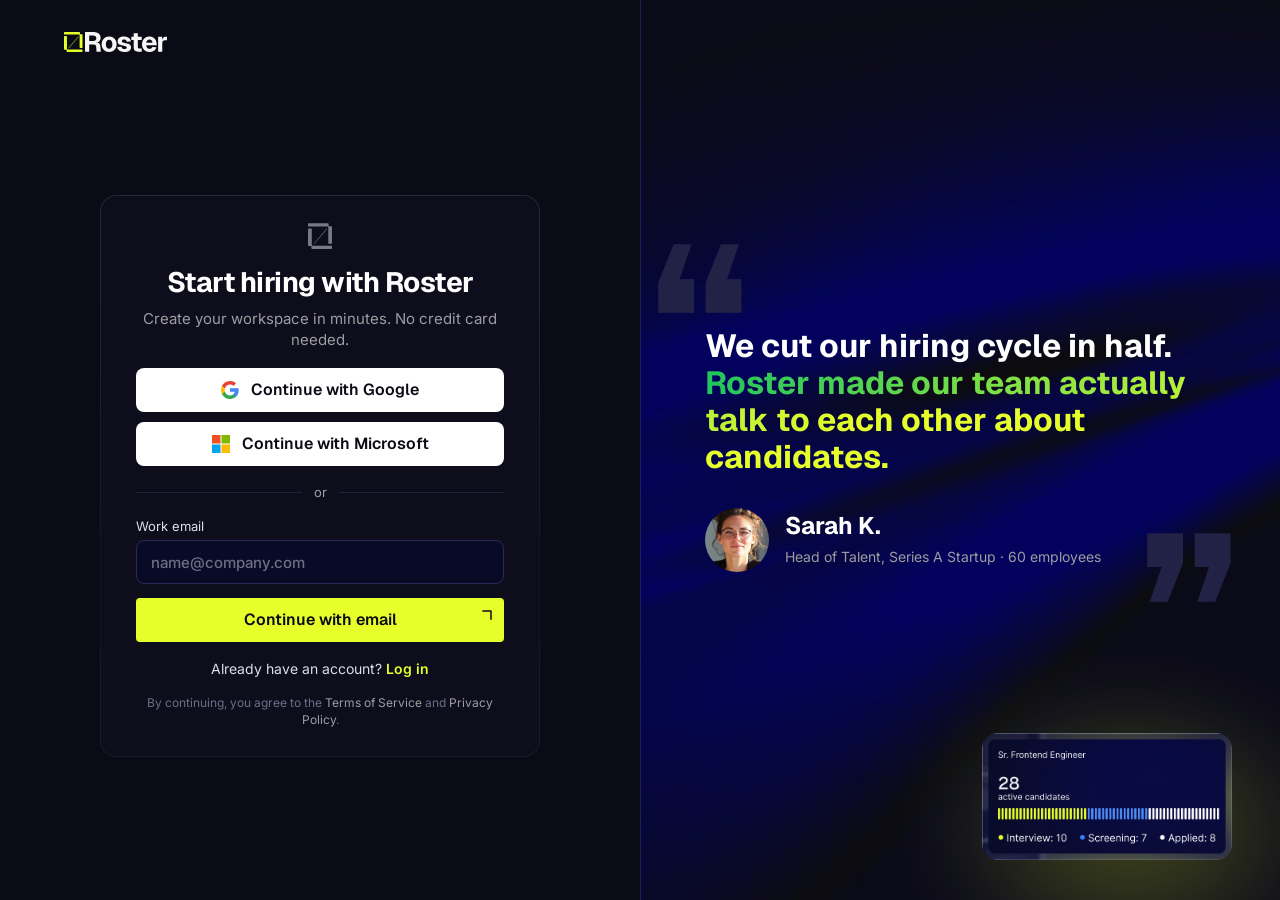
<file: roster/auth.html>
<!doctype html>
<html lang="en">
<head>
<meta charset="utf-8">
<meta name="viewport" content="width=device-width, initial-scale=1">
<!-- meta:start -->
<meta name="description" content="Create your Roster workspace in minutes. No credit card needed.">
<meta name="theme-color" content="#0B0B15">
<link rel="icon" href="favicon.svg" type="image/svg+xml">
<link rel="icon" href="favicon-32.png" sizes="32x32" type="image/png">
<link rel="apple-touch-icon" href="apple-touch-icon.png">
<meta property="og:type" content="website">
<meta property="og:url" content="https://tryroster.co.uk/auth.html">
<meta property="og:site_name" content="Roster">
<meta property="og:title" content="Sign up — Roster">
<meta property="og:description" content="Create your Roster workspace in minutes. No credit card needed.">
<meta property="og:image" content="https://tryroster.co.uk/assets/og-image.jpg">
<meta property="og:image:width" content="1200">
<meta property="og:image:height" content="630">
<meta name="twitter:card" content="summary_large_image">
<meta name="twitter:title" content="Sign up — Roster">
<meta name="twitter:description" content="Create your Roster workspace in minutes. No credit card needed.">
<meta name="twitter:image" content="https://tryroster.co.uk/assets/og-image.jpg">
<!-- meta:end -->
<title>Sign up — Roster</title>
<link rel="preconnect" href="https://fonts.googleapis.com">
<link rel="preconnect" href="https://fonts.gstatic.com" crossorigin>
<link href="https://fonts.googleapis.com/css2?family=Geist:wght@400;500;600;700&family=Inter:wght@400;500;600&display=swap" rel="stylesheet">
<link rel="stylesheet" href="styles.css">
<link rel="stylesheet" href="auth.css">
</head>
<body class="auth" data-mode="signup">

<main class="auth__split">
  <!-- ===== Left: form (demo only — nothing is submitted) ===== -->
  <section class="auth__form-side">
    <a class="logo auth__logo" href="index.html" aria-label="Roster home"><img src="assets/logo.svg" alt="Roster" width="103" height="20"><img class="logo__hover" src="assets/logo-hover.svg" alt="" aria-hidden="true" width="103" height="20"></a>

    <div class="auth__card">
      <span class="auth__mark" aria-hidden="true"><img src="assets/mark.svg" alt=""></span>
      <div class="auth__swap" id="authSwap">
        <h1 class="auth__title" data-signup="Start hiring with Roster" data-login="Welcome back">Start hiring with Roster</h1>
        <p class="auth__sub" data-signup="Create your workspace in minutes. No credit card needed." data-login="Log in to your Roster workspace.">Create your workspace in minutes. No credit card needed.</p>
      </div>

      <div class="auth__oauth">
        <button class="auth__social" type="button"><svg viewBox="0 0 18 18" aria-hidden="true"><path fill="#4285F4" d="M17.64 9.2c0-.64-.06-1.25-.16-1.84H9v3.48h4.84a4.14 4.14 0 0 1-1.8 2.72v2.26h2.92c1.7-1.57 2.68-3.88 2.68-6.62z"/><path fill="#34A853" d="M9 18c2.43 0 4.47-.8 5.96-2.18l-2.92-2.26c-.8.54-1.84.86-3.04.86-2.34 0-4.32-1.58-5.03-3.7H.96v2.33A9 9 0 0 0 9 18z"/><path fill="#FBBC05" d="M3.97 10.72A5.41 5.41 0 0 1 3.68 9c0-.6.1-1.18.29-1.72V4.95H.96A9 9 0 0 0 0 9c0 1.45.35 2.83.96 4.05l3.01-2.33z"/><path fill="#EA4335" d="M9 3.58c1.32 0 2.5.45 3.44 1.35l2.58-2.58A9 9 0 0 0 .96 4.95l3.01 2.33C4.68 5.16 6.66 3.58 9 3.58z"/></svg><span>Continue with Google</span></button>
        <button class="auth__social" type="button"><svg viewBox="0 0 18 18" aria-hidden="true"><path fill="#F25022" d="M0 0h8.5v8.5H0z"/><path fill="#7FBA00" d="M9.5 0H18v8.5H9.5z"/><path fill="#00A4EF" d="M0 9.5h8.5V18H0z"/><path fill="#FFB900" d="M9.5 9.5H18V18H9.5z"/></svg><span>Continue with Microsoft</span></button>
      </div>

      <div class="auth__or"><span>or</span></div>

      <form class="auth__email" id="authForm" novalidate>
        <label class="auth__field">
          <span>Work email</span>
          <input type="email" name="email" placeholder="name@company.com" autocomplete="email">
        </label>
        <label class="auth__field auth__field--pass">
          <span>Password</span>
          <input type="password" name="password" placeholder="Your password" autocomplete="current-password">
        </label>
        <button class="btn btn--primary btn--md auth__submit" type="submit"><span data-signup="Continue with email" data-login="Log in">Continue with email</span>
          <svg class="btn__arrow" viewBox="0 0 20 20" fill="none" aria-hidden="true"><path d="M6.875 5H15V13.125" stroke="#0B0B15" stroke-width="1.5" stroke-linecap="round" stroke-linejoin="round"/></svg>
          <svg class="btn__arrow-hover" viewBox="0 0 24 24" fill="none" aria-hidden="true"><path d="M6 18L18 6" stroke="#232398" stroke-width="2" stroke-linecap="round" stroke-linejoin="round"/><path d="M8.25 6H18V15.75" stroke="#232398" stroke-width="2" stroke-linecap="round" stroke-linejoin="round"/></svg>
        </button>
      </form>

      <p class="auth__switch">
        <span data-signup="Already have an account?" data-login="New to Roster?">Already have an account?</span>
        <a href="auth.html?mode=login" id="authToggle" data-signup="Log in" data-login="Create an account">Log in</a>
      </p>
      <p class="auth__legal">By continuing, you agree to the <a href="#">Terms of Service</a> and <a href="#">Privacy Policy</a>.</p>
    </div>
  </section>

  <!-- ===== Right: testimonial in the landing style ===== -->
  <aside class="auth__quote-side" aria-label="Customer story">
    <img class="auth__bg" src="assets/product-bg.jpg" alt="" aria-hidden="true">
    <div class="glow-y auth__glow" aria-hidden="true"></div>
    <figure class="auth__quote">
      <span class="auth__qmark auth__qmark--open" aria-hidden="true">“</span>
      <blockquote data-signup='We cut our hiring cycle in half. &lt;mark&gt;Roster made our team actually talk to each other about candidates.&lt;/mark&gt;'
                  data-login='Finally, an ATS our hiring managers actually use. &lt;mark&gt;We hired our last 3 engineers in under 2 weeks.&lt;/mark&gt;'>We cut our hiring cycle in half. <mark>Roster made our team actually talk to each other about candidates.</mark></blockquote>
      <figcaption class="author">
        <span class="author__img"><img src="assets/avatar-sarah.jpg" alt="" width="64" height="64" data-signup="assets/avatar-sarah.jpg" data-login="assets/avatar-marcus.jpg"></span>
        <span class="author__text">
          <span class="author__name" data-signup="Sarah K." data-login="Marcus T.">Sarah K.</span>
          <span class="author__role" data-signup="Head of Talent, Series A Startup · 60 employees" data-login="Engineering Lead, SaaS Scaleup">Head of Talent, Series A Startup · 60 employees</span>
        </span>
      </figcaption>
      <span class="auth__qmark auth__qmark--close" aria-hidden="true">”</span>
    </figure>
    <img class="auth__float" src="assets/float-role.png" alt="" aria-hidden="true" width="313" height="159">
  </aside>
</main>

<script src="auth.js"></script>
</body>
</html>
</file>
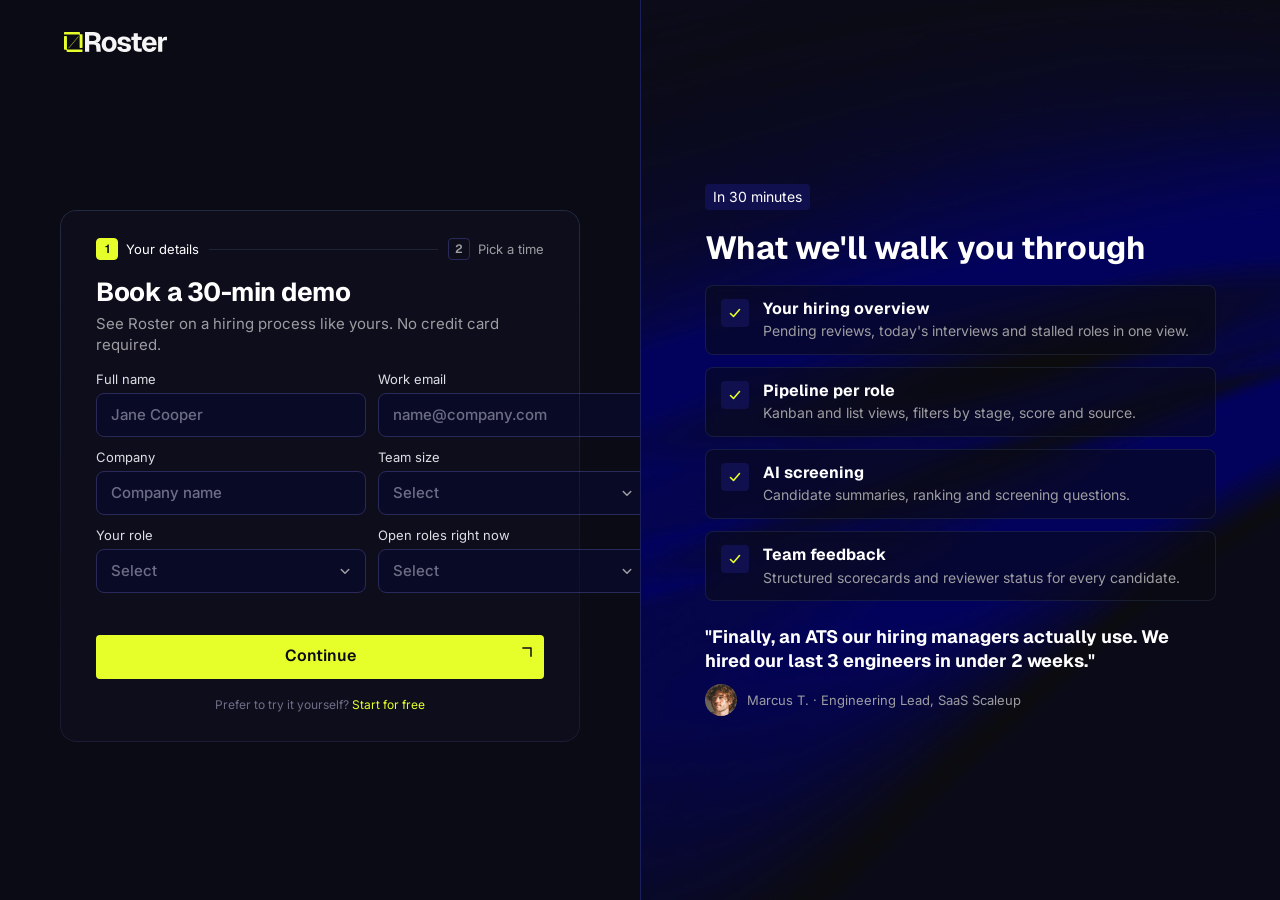
<file: roster/demo.html>
<!doctype html>
<html lang="en">
<head>
<meta charset="utf-8">
<meta name="viewport" content="width=device-width, initial-scale=1">
<!-- meta:start -->
<meta name="description" content="See Roster on a hiring process like yours in a 30-minute demo.">
<meta name="theme-color" content="#0B0B15">
<link rel="icon" href="favicon.svg" type="image/svg+xml">
<link rel="icon" href="favicon-32.png" sizes="32x32" type="image/png">
<link rel="apple-touch-icon" href="apple-touch-icon.png">
<meta property="og:type" content="website">
<meta property="og:url" content="https://tryroster.co.uk/demo.html">
<meta property="og:site_name" content="Roster">
<meta property="og:title" content="Book a demo — Roster">
<meta property="og:description" content="See Roster on a hiring process like yours in a 30-minute demo.">
<meta property="og:image" content="https://tryroster.co.uk/assets/og-image.jpg">
<meta property="og:image:width" content="1200">
<meta property="og:image:height" content="630">
<meta name="twitter:card" content="summary_large_image">
<meta name="twitter:title" content="Book a demo — Roster">
<meta name="twitter:description" content="See Roster on a hiring process like yours in a 30-minute demo.">
<meta name="twitter:image" content="https://tryroster.co.uk/assets/og-image.jpg">
<!-- meta:end -->
<title>Book a demo — Roster</title>
<link rel="preconnect" href="https://fonts.googleapis.com">
<link rel="preconnect" href="https://fonts.gstatic.com" crossorigin>
<link href="https://fonts.googleapis.com/css2?family=Geist:wght@400;500;600;700&family=Inter:wght@400;500;600&display=swap" rel="stylesheet">
<link rel="stylesheet" href="styles.css">
<link rel="stylesheet" href="auth.css">
<link rel="stylesheet" href="demo.css">
</head>
<body class="auth demo" data-step="1">

<main class="auth__split">
  <!-- ===== Left: 2-step booking (demo only — nothing is sent) ===== -->
  <section class="auth__form-side">
    <a class="logo auth__logo" href="index.html" aria-label="Roster home"><img src="assets/logo.svg" alt="Roster" width="103" height="20"><img class="logo__hover" src="assets/logo-hover.svg" alt="" aria-hidden="true" width="103" height="20"></a>

    <div class="auth__card demo__card">
      <ol class="demo__steps" aria-label="Booking steps">
        <li class="demo__step" data-s="1"><span>1</span>Your details</li>
        <li class="demo__sep" aria-hidden="true"></li>
        <li class="demo__step" data-s="2"><span>2</span>Pick a time</li>
      </ol>

      <!-- step 1 -->
      <form class="demo__pane" data-pane="1" id="demoDetails" novalidate>
        <div class="demo__head">
          <h1 class="auth__title">Book a 30-min demo</h1>
          <p class="auth__sub">See Roster on a hiring process like yours. No credit card required.</p>
        </div>
        <div class="demo__grid">
          <label class="auth__field"><span>Full name</span><input name="name" placeholder="Jane Cooper" autocomplete="name" required></label>
          <label class="auth__field"><span>Work email</span><input type="email" name="email" placeholder="name@company.com" autocomplete="email" required></label>
          <label class="auth__field"><span>Company</span><input name="company" placeholder="Company name" autocomplete="organization"></label>
          <label class="auth__field"><span>Team size</span><select name="size" required><option value="" disabled selected>Select</option><option>1–10</option><option>11–50</option><option>51–200</option><option>200+</option></select></label>
          <label class="auth__field"><span>Your role</span><select name="role" required><option value="" disabled selected>Select</option><option>Founder</option><option>HR &amp; People Ops</option><option>Hiring Manager</option><option>Other</option></select></label>
          <label class="auth__field"><span>Open roles right now</span><select name="roles" required><option value="" disabled selected>Select</option><option>1–2</option><option>3–5</option><option>6–10</option><option>10+</option></select></label>
        </div>
        <p class="demo__err" id="demoErr" aria-live="polite"></p>
        <button class="btn btn--primary btn--md demo__btn" type="submit"><span>Continue</span><svg class="btn__arrow" viewBox="0 0 20 20" fill="none" aria-hidden="true"><path d="M6.875 5H15V13.125" stroke="#0B0B15" stroke-width="1.5" stroke-linecap="round" stroke-linejoin="round"/></svg><svg class="btn__arrow-hover" viewBox="0 0 24 24" fill="none" aria-hidden="true"><path d="M6 18L18 6" stroke="#232398" stroke-width="2" stroke-linecap="round" stroke-linejoin="round"/><path d="M8.25 6H18V15.75" stroke="#232398" stroke-width="2" stroke-linecap="round" stroke-linejoin="round"/></svg></button>
      </form>

      <!-- step 2 -->
      <div class="demo__pane" data-pane="2" hidden>
        <div class="demo__head demo__head--row">
          <button class="demo__back" type="button" data-go="1" aria-label="Back to your details"><svg viewBox="0 0 20 20" fill="none" aria-hidden="true"><path d="M12.5 15l-5-5 5-5" stroke="currentColor" stroke-width="1.6" stroke-linecap="round" stroke-linejoin="round"/></svg></button>
          <div><h1 class="auth__title">Pick a time</h1><p class="auth__sub"><span id="demoTz"></span> · 30 min · Google Meet</p></div>
        </div>
        <div class="demo__days" id="demoDays" role="radiogroup" aria-label="Day"></div>
        <div class="demo__slots" id="demoSlots" role="radiogroup" aria-label="Time"></div>
        <button class="btn btn--primary btn--md demo__btn" type="button" id="demoConfirm" disabled><span>Confirm booking</span><svg class="btn__arrow" viewBox="0 0 20 20" fill="none" aria-hidden="true"><path d="M6.875 5H15V13.125" stroke="#0B0B15" stroke-width="1.5" stroke-linecap="round" stroke-linejoin="round"/></svg><svg class="btn__arrow-hover" viewBox="0 0 24 24" fill="none" aria-hidden="true"><path d="M6 18L18 6" stroke="#232398" stroke-width="2" stroke-linecap="round" stroke-linejoin="round"/><path d="M8.25 6H18V15.75" stroke="#232398" stroke-width="2" stroke-linecap="round" stroke-linejoin="round"/></svg></button>
      </div>

      <!-- step 3 -->
      <div class="demo__pane demo__done" data-pane="3" hidden>
        <span class="demo__ok"><svg viewBox="0 0 16 16" fill="none" aria-hidden="true"><path d="M3.5 8.5l3 3 6-7" stroke="currentColor" stroke-width="1.6" stroke-linecap="round" stroke-linejoin="round"/></svg></span>
        <h1 class="auth__title">You're booked</h1>
        <p class="auth__sub" id="demoWhen"></p>
        <p class="demo__note">We'll send the invite to <b id="demoMail"></b>. Bring your current hiring process — we'll map it in Roster live.</p>
        <div class="demo__actions">
          <button class="auth__social" type="button"><span>Add to calendar</span></button>
          <a class="btn btn--secondary btn--md demo__btn" href="index.html"><span>Back to home</span><svg class="btn__arrow" viewBox="0 0 20 20" fill="none" aria-hidden="true"><path d="M6.875 5H15V13.125" stroke="#E6FF2A" stroke-width="1.5" stroke-linecap="round" stroke-linejoin="round"/></svg><svg class="btn__arrow-hover" viewBox="0 0 24 24" fill="none" aria-hidden="true"><path d="M6 18L18 6" stroke="#E6FF2A" stroke-width="1.5" stroke-linecap="round" stroke-linejoin="round"/><path d="M8.25 6H18V15.75" stroke="#E6FF2A" stroke-width="1.5" stroke-linecap="round" stroke-linejoin="round"/></svg></a>
        </div>
      </div>

      <p class="auth__legal">Prefer to try it yourself? <a href="auth.html">Start for free</a></p>
    </div>
  </section>

  <!-- ===== Right: what the demo covers + a quote ===== -->
  <aside class="auth__quote-side demo__side" aria-label="What you'll see">
    <img class="auth__bg" src="assets/product-bg.jpg" alt="" aria-hidden="true">
    <div class="demo__info">
      <span class="tag">In 30 minutes</span>
      <h2 class="demo__title">What we'll walk you through</h2>
      <ul class="demo__list">
        <li style="--k:0"><span><svg viewBox="0 0 16 16" fill="none" aria-hidden="true"><path d="M3.5 8.5l3 3 6-7" stroke="currentColor" stroke-width="1.6" stroke-linecap="round" stroke-linejoin="round"/></svg></span><div><b>Your hiring overview</b><p>Pending reviews, today's interviews and stalled roles in one view.</p></div></li>
        <li style="--k:1"><span><svg viewBox="0 0 16 16" fill="none" aria-hidden="true"><path d="M3.5 8.5l3 3 6-7" stroke="currentColor" stroke-width="1.6" stroke-linecap="round" stroke-linejoin="round"/></svg></span><div><b>Pipeline per role</b><p>Kanban and list views, filters by stage, score and source.</p></div></li>
        <li style="--k:2"><span><svg viewBox="0 0 16 16" fill="none" aria-hidden="true"><path d="M3.5 8.5l3 3 6-7" stroke="currentColor" stroke-width="1.6" stroke-linecap="round" stroke-linejoin="round"/></svg></span><div><b>AI screening</b><p>Candidate summaries, ranking and screening questions.</p></div></li>
        <li style="--k:3"><span><svg viewBox="0 0 16 16" fill="none" aria-hidden="true"><path d="M3.5 8.5l3 3 6-7" stroke="currentColor" stroke-width="1.6" stroke-linecap="round" stroke-linejoin="round"/></svg></span><div><b>Team feedback</b><p>Structured scorecards and reviewer status for every candidate.</p></div></li>
      </ul>
      <figure class="demo__quote">
        <blockquote>"Finally, an ATS our hiring managers actually use. We hired our last 3 engineers in under 2 weeks."</blockquote>
        <figcaption><img src="assets/avatar-marcus.jpg" alt="" width="32" height="32">Marcus T. · Engineering Lead, SaaS Scaleup</figcaption>
      </figure>
    </div>
  </aside>
</main>

<script src="demo.js"></script>
</body>
</html>
</file>
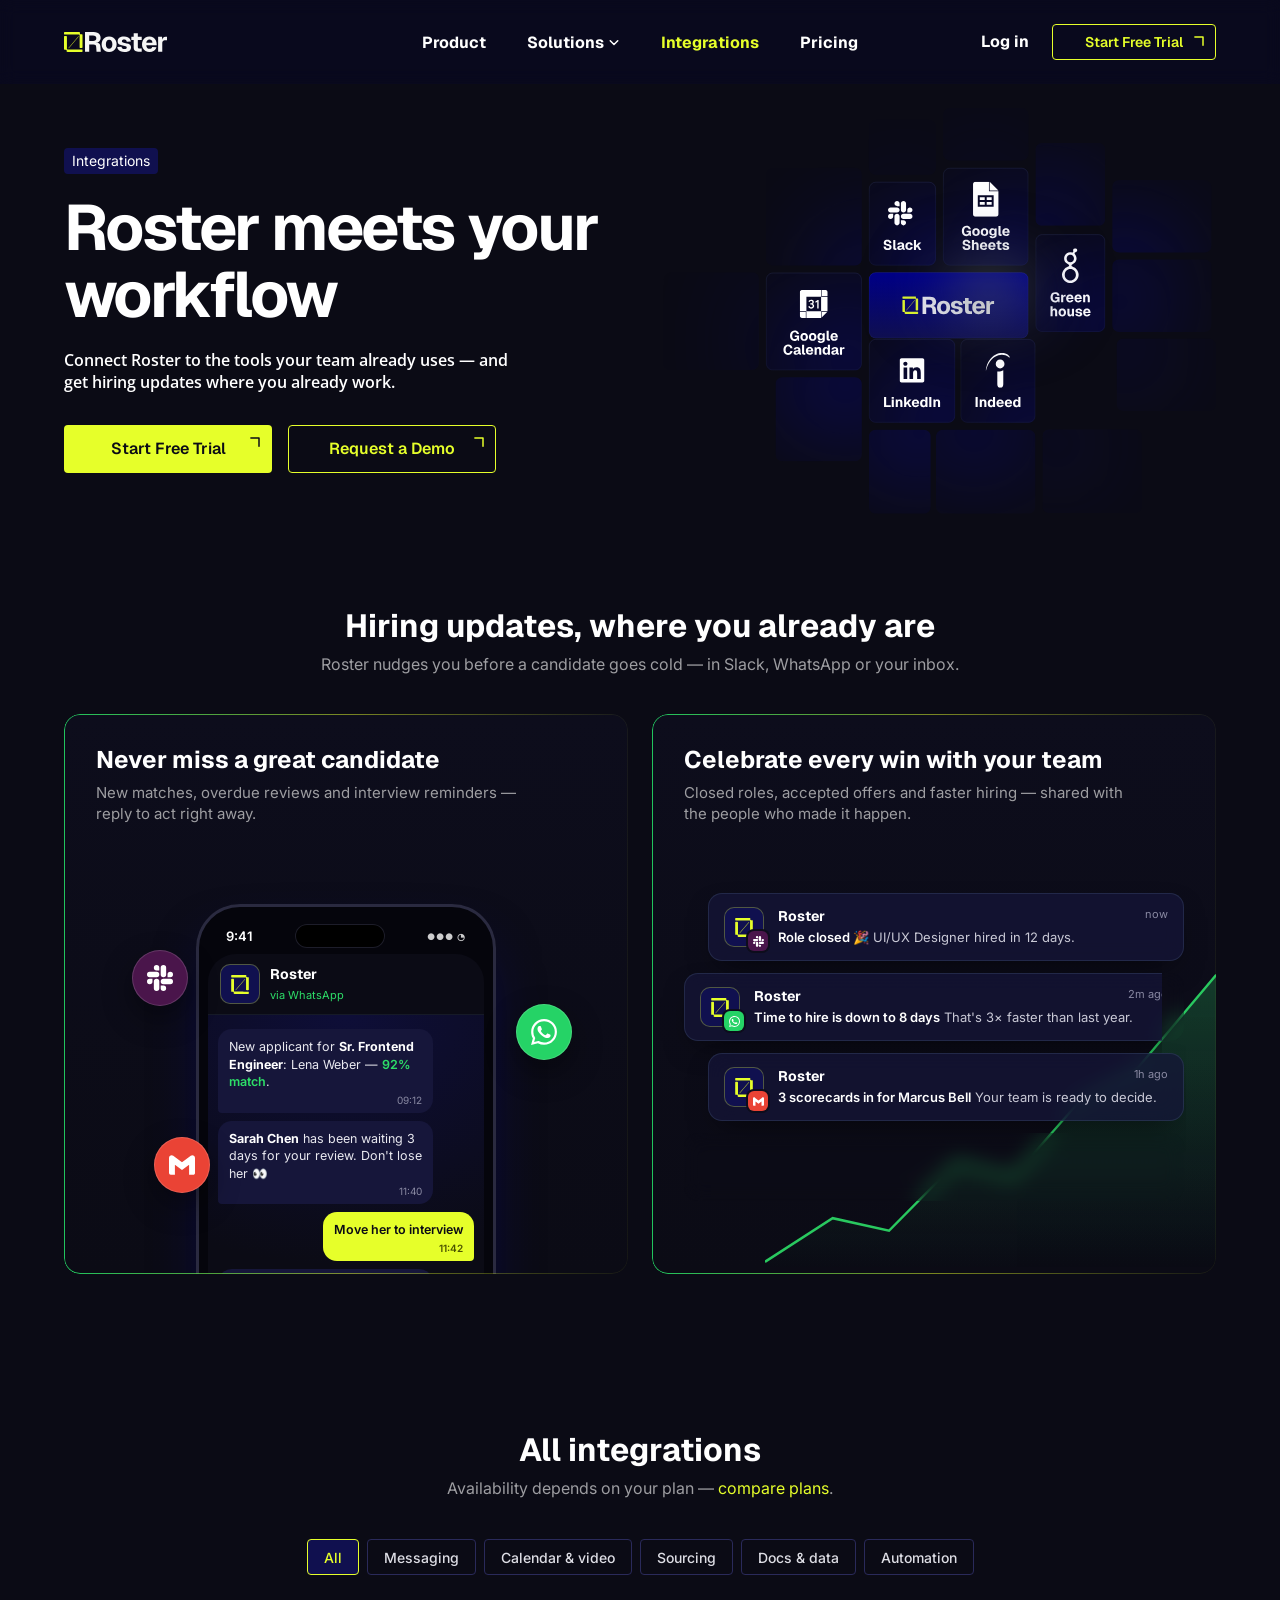
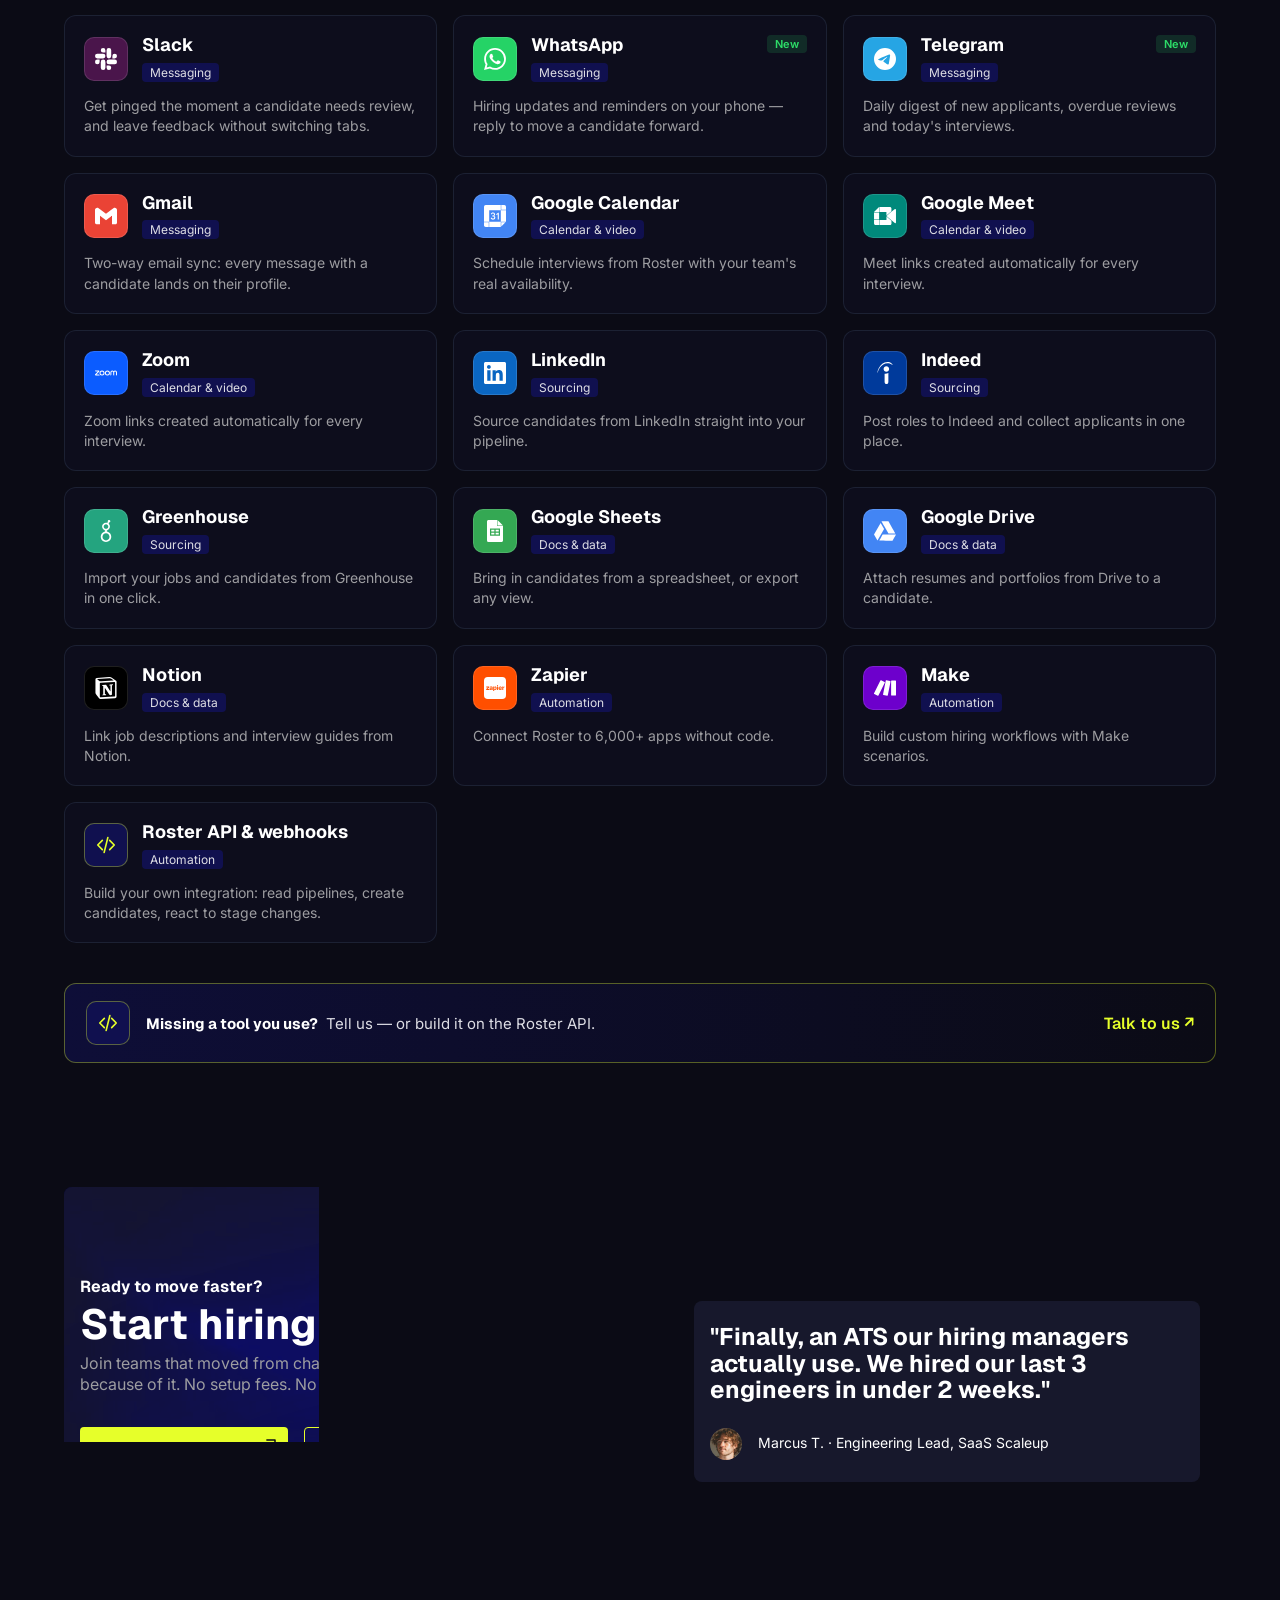
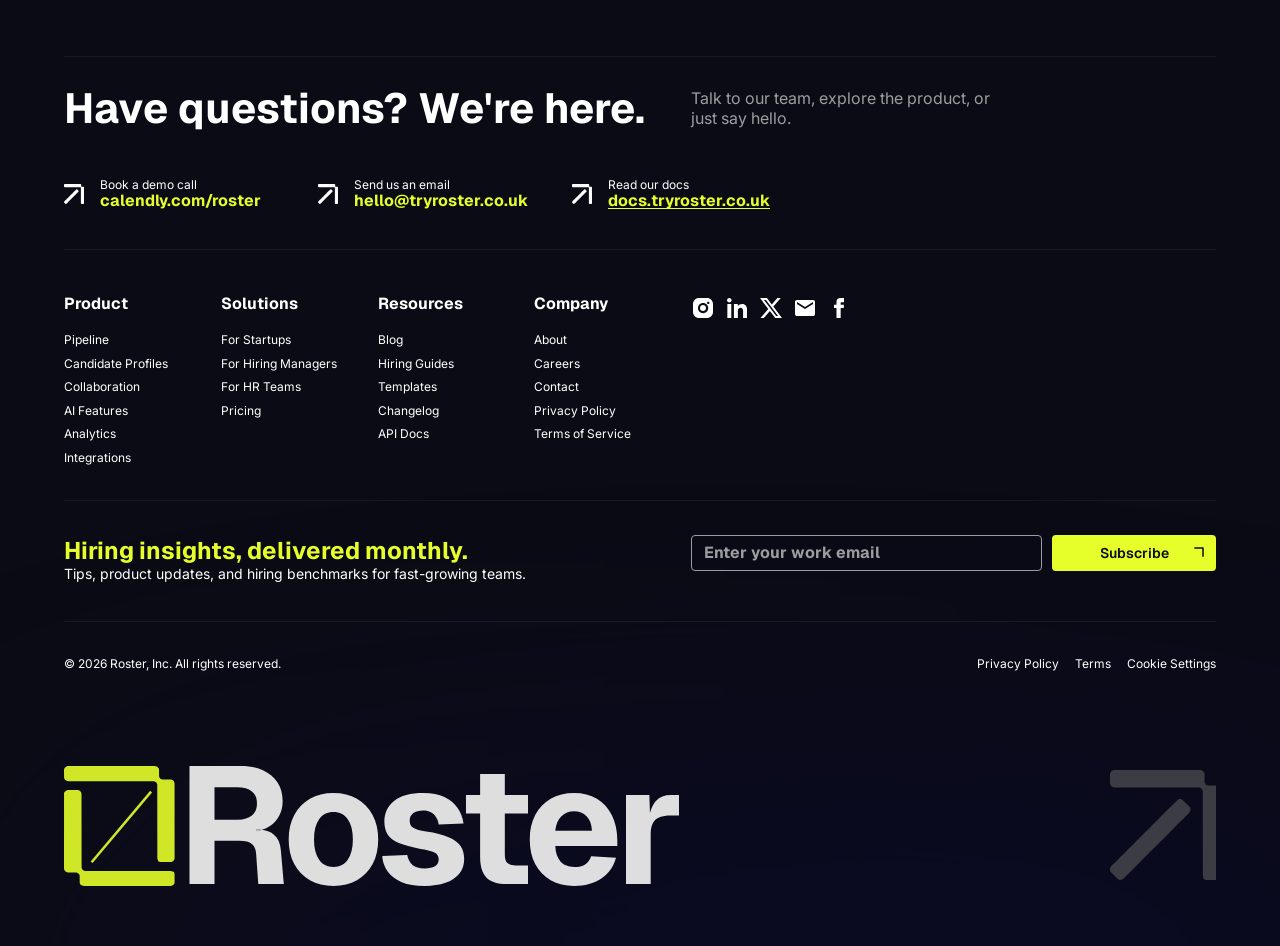
<file: roster/integrations.html>
<!doctype html>
<html lang="en">
<head>
<meta charset="utf-8">
<meta name="viewport" content="width=device-width, initial-scale=1">
<!-- meta:start -->
<meta name="description" content="Connect Roster to Slack, WhatsApp, Gmail, Google Calendar, LinkedIn and more — and get hiring updates where you already work.">
<meta name="theme-color" content="#0B0B15">
<link rel="icon" href="favicon.svg" type="image/svg+xml">
<link rel="icon" href="favicon-32.png" sizes="32x32" type="image/png">
<link rel="apple-touch-icon" href="apple-touch-icon.png">
<meta property="og:type" content="website">
<meta property="og:url" content="https://tryroster.co.uk/integrations.html">
<meta property="og:site_name" content="Roster">
<meta property="og:title" content="Integrations — Roster">
<meta property="og:description" content="Connect Roster to the tools your team already uses and get hiring updates where you already work.">
<meta property="og:image" content="https://tryroster.co.uk/assets/og-image.jpg">
<meta property="og:image:width" content="1200">
<meta property="og:image:height" content="630">
<meta name="twitter:card" content="summary_large_image">
<meta name="twitter:title" content="Integrations — Roster">
<meta name="twitter:description" content="Connect Roster to the tools your team already uses and get hiring updates where you already work.">
<meta name="twitter:image" content="https://tryroster.co.uk/assets/og-image.jpg">
<!-- meta:end -->
<title>Integrations — Roster</title>
<link rel="preconnect" href="https://fonts.googleapis.com">
<link rel="preconnect" href="https://fonts.gstatic.com" crossorigin>
<link href="https://fonts.googleapis.com/css2?family=Geist:wght@400;500;600;700&family=Open+Sans:wght@600&family=Sora:wght@600&family=Inter:wght@400;500;600&display=swap" rel="stylesheet">
<link rel="stylesheet" href="styles.css">
<link rel="stylesheet" href="integrations.css">
</head>
<body>

<!-- ===== Header (Figma: navbar 2062:9150) ===== -->
<header class="navbar" id="navbar">
  <div class="navbar__inner">
    <a class="logo" href="index.html" aria-label="Roster home"><img src="assets/logo.svg" alt="Roster" width="103" height="20"><img class="logo__hover" src="assets/logo-hover.svg" alt="" aria-hidden="true" width="103" height="20"></a>

    <nav class="nav" aria-label="Main">
      <a class="nav__item" href="product.html"><span>Product</span><svg class="nav__arrow" viewBox="0 0 16 16" fill="none" aria-hidden="true"><path d="M4 12L12 4" stroke="#E6FF2A" stroke-width="1.5" stroke-linecap="round" stroke-linejoin="round"/><path d="M5.5 4H12V10.5" stroke="#E6FF2A" stroke-width="1.5" stroke-linecap="round" stroke-linejoin="round"/></svg></a>
      <div class="nav__dd" id="solDd">
        <button class="nav__item nav__item--caret" type="button" aria-expanded="false" aria-controls="solMenu" aria-haspopup="true"><span>Solutions</span><svg class="nav__arrow" viewBox="0 0 16 16" fill="none" aria-hidden="true"><path d="M4 12L12 4" stroke="#E6FF2A" stroke-width="1.5" stroke-linecap="round" stroke-linejoin="round"/><path d="M5.5 4H12V10.5" stroke="#E6FF2A" stroke-width="1.5" stroke-linecap="round" stroke-linejoin="round"/></svg>
          <svg class="caret" viewBox="0 0 12 12" fill="none" aria-hidden="true"><path d="M9.75 4.5L6 8.25L2.25 4.5" stroke="white" stroke-width="1.5" stroke-linecap="round" stroke-linejoin="round"/></svg>
        </button>
        <div class="nav__menu" id="solMenu" role="menu" aria-label="Solutions">
          <a class="nav__menu-item" href="solutions-founders.html" role="menuitem"><span class="nav__menu-ic"><svg viewBox="0 0 20 20" fill="none" aria-hidden="true"><path d="M17.6 9.6l-2.27-.65a5.2 5.2 0 0 1-3.6-3.6L11.08 3.1a.44.44 0 0 0-.84 0l-.65 2.25a5.2 5.2 0 0 1-3.6 3.6l-2.27.65a.44.44 0 0 0 0 .84l2.27.65a5.2 5.2 0 0 1 3.6 3.6l.65 2.27a.44.44 0 0 0 .84 0l.65-2.27a5.2 5.2 0 0 1 3.6-3.6l2.27-.65a.44.44 0 0 0 0-.84z" fill="none" stroke="currentColor" stroke-width="1.2" stroke-linejoin="round" transform="translate(-.66 0)"/></svg></span><span class="nav__menu-txt"><b>For Startup Founders</b><small>Hire fast without the overhead</small></span></a>
          <a class="nav__menu-item" href="solutions-hr.html" role="menuitem"><span class="nav__menu-ic"><svg viewBox="0 0 20 20" fill="none" aria-hidden="true"><path d="M4.375 1.9375H11.875C11.9489 1.93744 12.0225 1.95224 12.0908 1.98047C12.1589 2.00869 12.2213 2.04947 12.2734 2.10156L16.6484 6.47656C16.7005 6.52872 16.7413 6.59109 16.7695 6.65918C16.7978 6.72746 16.8126 6.80111 16.8125 6.875V16.875C16.8125 17.1899 16.6875 17.4921 16.4648 17.7148C16.2421 17.9375 15.9399 18.0625 15.625 18.0625H4.375C4.06006 18.0625 3.75786 17.9375 3.53516 17.7148C3.31246 17.4921 3.1875 17.1899 3.1875 16.875V3.125L3.19336 3.00781C3.22032 2.7359 3.34025 2.48006 3.53516 2.28516C3.75786 2.06246 4.06006 1.9375 4.375 1.9375ZM4.3125 16.9375H15.6875V7.4375H11.875C11.7258 7.4375 11.583 7.37795 11.4775 7.27246C11.372 7.16697 11.3125 7.02418 11.3125 6.875V3.0625H4.3125V16.9375ZM7.5 12.5625H12.5C12.6492 12.5625 12.792 12.622 12.8975 12.7275C13.003 12.833 13.0625 12.9758 13.0625 13.125C13.0625 13.2742 13.003 13.417 12.8975 13.5225C12.792 13.628 12.6492 13.6875 12.5 13.6875H7.5C7.35082 13.6875 7.20803 13.628 7.10254 13.5225C6.99705 13.417 6.9375 13.2742 6.9375 13.125C6.9375 12.9758 6.99705 12.833 7.10254 12.7275C7.20803 12.622 7.35082 12.5625 7.5 12.5625ZM7.5 10.0625H12.5C12.6492 10.0625 12.792 10.122 12.8975 10.2275C13.003 10.333 13.0625 10.4758 13.0625 10.625C13.0625 10.7742 13.003 10.917 12.8975 11.0225C12.792 11.128 12.6492 11.1875 12.5 11.1875H7.5C7.35082 11.1875 7.20803 11.128 7.10254 11.0225C6.99705 10.917 6.9375 10.7742 6.9375 10.625C6.9375 10.4758 6.99705 10.333 7.10254 10.2275C7.20803 10.122 7.35082 10.0625 7.5 10.0625ZM12.4375 6.3125H14.8926L14.7852 6.20605L12.5439 3.96484L12.4375 3.85742V6.3125Z" fill="currentColor"/></svg></span><span class="nav__menu-txt"><b>For HR &amp; People Ops</b><small>Structure every role. See every pipeline.</small></span></a>
          <a class="nav__menu-item" href="solutions-managers.html" role="menuitem"><span class="nav__menu-ic"><svg viewBox="0 0 20 20" fill="none" aria-hidden="true"><path d="M19.3211 9.74688C19.2937 9.68516 18.632 8.21719 17.1609 6.74609C15.2008 4.78594 12.725 3.75 9.99999 3.75C7.27499 3.75 4.79921 4.78594 2.83905 6.74609C1.36796 8.21719 0.703118 9.6875 0.678899 9.74688C0.643362 9.82681 0.625 9.91331 0.625 10.0008C0.625 10.0883 0.643362 10.1748 0.678899 10.2547C0.706243 10.3164 1.36796 11.7836 2.83905 13.2547C4.79921 15.2141 7.27499 16.25 9.99999 16.25C12.725 16.25 15.2008 15.2141 17.1609 13.2547C18.632 11.7836 19.2937 10.3164 19.3211 10.2547C19.3566 10.1748 19.375 10.0883 19.375 10.0008C19.375 9.91331 19.3566 9.82681 19.3211 9.74688ZM9.99999 15C7.5953 15 5.49452 14.1258 3.75546 12.4023C3.0419 11.6927 2.43483 10.8836 1.95312 10C2.4347 9.11636 3.04179 8.30717 3.75546 7.59766C5.49452 5.87422 7.5953 5 9.99999 5C12.4047 5 14.5055 5.87422 16.2445 7.59766C16.9595 8.307 17.5679 9.11619 18.0508 10C17.4875 11.0516 15.0336 15 9.99999 15ZM9.99999 6.25C9.25831 6.25 8.53329 6.46993 7.9166 6.88199C7.29992 7.29404 6.81927 7.87971 6.53544 8.56494C6.25162 9.25016 6.17735 10.0042 6.32205 10.7316C6.46674 11.459 6.82389 12.1272 7.34834 12.6517C7.87279 13.1761 8.54097 13.5333 9.2684 13.6779C9.99583 13.8226 10.7498 13.7484 11.4351 13.4645C12.1203 13.1807 12.7059 12.7001 13.118 12.0834C13.5301 11.4667 13.75 10.7417 13.75 10C13.749 9.00576 13.3535 8.05253 12.6505 7.34949C11.9475 6.64645 10.9942 6.25103 9.99999 6.25ZM9.99999 12.5C9.50554 12.5 9.02219 12.3534 8.61107 12.0787C8.19994 11.804 7.87951 11.4135 7.69029 10.9567C7.50107 10.4999 7.45157 9.99723 7.54803 9.51227C7.64449 9.02732 7.88259 8.58186 8.23222 8.23223C8.58186 7.8826 9.02731 7.6445 9.51227 7.54804C9.99722 7.45157 10.4999 7.50108 10.9567 7.6903C11.4135 7.87952 11.804 8.19995 12.0787 8.61107C12.3534 9.0222 12.5 9.50555 12.5 10C12.5 10.663 12.2366 11.2989 11.7678 11.7678C11.2989 12.2366 10.663 12.5 9.99999 12.5Z" fill="currentColor"/></svg></span><span class="nav__menu-txt"><b>For Hiring Managers</b><small>Review candidates. Not email threads.</small></span></a>
        </div>
      </div>
      <a class="nav__item is-current" href="integrations.html" aria-current="page"><span>Integrations</span><svg class="nav__arrow" viewBox="0 0 16 16" fill="none" aria-hidden="true"><path d="M4 12L12 4" stroke="#E6FF2A" stroke-width="1.5" stroke-linecap="round" stroke-linejoin="round"/><path d="M5.5 4H12V10.5" stroke="#E6FF2A" stroke-width="1.5" stroke-linecap="round" stroke-linejoin="round"/></svg></a>
      <a class="nav__item" href="pricing.html"><span>Pricing</span><svg class="nav__arrow" viewBox="0 0 16 16" fill="none" aria-hidden="true"><path d="M4 12L12 4" stroke="#E6FF2A" stroke-width="1.5" stroke-linecap="round" stroke-linejoin="round"/><path d="M5.5 4H12V10.5" stroke="#E6FF2A" stroke-width="1.5" stroke-linecap="round" stroke-linejoin="round"/></svg></a>
    </nav>

    <div class="navbar__actions">
      <a class="navbar__login" href="auth.html?mode=login"><span>Log in</span></a>
      <a class="btn btn--secondary btn--sm" href="auth.html">Start Free Trial
        <svg class="btn__arrow" viewBox="0 0 20 20" fill="none" aria-hidden="true"><path d="M6.875 5H15V13.125" stroke="#E6FF2A" stroke-width="1.5" stroke-linecap="round" stroke-linejoin="round"/></svg>
            <svg class="btn__arrow-hover" viewBox="0 0 24 24" fill="none" aria-hidden="true"><path d="M6 18L18 6" stroke="#E6FF2A" stroke-width="1.5" stroke-linecap="round" stroke-linejoin="round"/><path d="M8.25 6H18V15.75" stroke="#E6FF2A" stroke-width="1.5" stroke-linecap="round" stroke-linejoin="round"/></svg>
      </a>
    </div>
  </div>
</header>

<main class="top top--integr">
  <!-- ===== Hero ===== -->
  <section class="ig-hero">
    <div class="ig-hero__text">
      <span class="tag reveal" style="--d:.05s">Integrations</span>
      <h1 class="reveal" style="--d:.1s">Roster meets your workflow</h1>
      <p class="reveal" style="--d:.25s">Connect Roster to the tools your team already uses — and get hiring updates where you already work.</p>
      <div class="ig-hero__ctas reveal" style="--d:.4s">
        <a class="btn btn--primary btn--md" href="auth.html">Start Free Trial
          <svg class="btn__arrow" viewBox="0 0 20 20" fill="none" aria-hidden="true"><path d="M6.875 5H15V13.125" stroke="#0B0B15" stroke-width="1.5" stroke-linecap="round" stroke-linejoin="round"/></svg>
          <svg class="btn__arrow-hover" viewBox="0 0 24 24" fill="none" aria-hidden="true"><path d="M6 18L18 6" stroke="#232398" stroke-width="2" stroke-linecap="round" stroke-linejoin="round"/><path d="M8.25 6H18V15.75" stroke="#232398" stroke-width="2" stroke-linecap="round" stroke-linejoin="round"/></svg>
        </a>
        <a class="btn btn--secondary btn--md" href="demo.html">Request a Demo
          <svg class="btn__arrow" viewBox="0 0 20 20" fill="none" aria-hidden="true"><path d="M6.875 5H15V13.125" stroke="#E6FF2A" stroke-width="1.5" stroke-linecap="round" stroke-linejoin="round"/></svg>
          <svg class="btn__arrow-hover" viewBox="0 0 24 24" fill="none" aria-hidden="true"><path d="M6 18L18 6" stroke="#E6FF2A" stroke-width="1.5" stroke-linecap="round" stroke-linejoin="round"/><path d="M8.25 6H18V15.75" stroke="#E6FF2A" stroke-width="1.5" stroke-linecap="round" stroke-linejoin="round"/></svg>
        </a>
      </div>
    </div>
    <div class="ig-hero__art reveal" style="--d:.3s"><div class="ig-hero__hub" aria-hidden="true"></div><img src="assets/integrations.svg" alt="Roster connected to Slack, Google Sheets, Google Calendar, Greenhouse, LinkedIn and Indeed" width="634" height="465"></div>
  </section>

  <!-- ===== Updates where you already work ===== -->
  <section class="ig-loop" data-observe>
    <div class="sec-head ig-loop__head">
      <h2 class="sec-head__title">Hiring updates, where you already are</h2>
      <p class="sec-head__sub">Roster nudges you before a candidate goes cold — in Slack, WhatsApp or your inbox.</p>
    </div>
    <div class="ig-loop__grid">
      <article class="ig-panel">
        <div class="ig-panel__head"><h3>Never miss a great candidate</h3><p>New matches, overdue reviews and interview reminders — reply to act right away.</p></div>
        <div class="ig-phone">
          <div class="ig-phone__frame">
            <div class="ig-phone__bar"><span>9:41</span><i class="ig-phone__island"></i><span class="ig-phone__sys">●●● ◔</span></div>
            <div class="ig-phone__chat-head"><span class="toast__av"><svg viewBox="0 0 89 96" aria-hidden="true"><path d="M4.62703 19.207C5.01198 19.208 5.39713 19.2103 5.78207 19.2117C6.38638 19.2179 6.99148 19.2234 7.59583 19.2258C7.99152 19.2269 8.38721 19.2285 8.7829 19.2305C8.97564 19.2316 9.16305 19.2317 9.35012 19.2328C9.53668 19.2339 9.71799 19.2365 9.89905 19.2375C10.0724 19.2394 10.2408 19.2404 10.4091 19.2422C10.9365 19.2471 11.3956 19.2786 11.9027 19.4063V19.6875C12.257 19.705 12.2575 19.7037 12.7123 19.8258C13.5471 20.5287 13.9552 21.304 14.0732 22.3055C14.0734 22.4909 14.073 22.6715 14.0732 22.8516C14.0757 23.1758 14.0767 23.5 14.0755 23.8242C14.0745 24.0625 14.0748 24.3008 14.0755 24.5391C14.0786 25.1982 14.0809 25.8581 14.0801 26.5172C14.0791 27.2372 14.0804 27.9581 14.0824 28.6781C14.0858 29.9262 14.0866 31.1754 14.0869 32.4234C14.0873 34.2451 14.09 36.0674 14.0938 37.8891C14.1001 40.8414 14.1047 43.7938 14.1075 46.7461C14.1102 49.6228 14.1124 52.5014 14.1167 55.3781C14.1169 55.5606 14.1187 55.7377 14.119 55.9148C14.1219 57.856 14.1247 59.7979 14.1281 61.7391C14.1284 61.9144 14.1278 62.0845 14.1281 62.2547C14.1293 62.9371 14.1315 63.6207 14.1327 64.3031C14.1363 66.2976 14.1379 68.2922 14.1395 70.2867C14.1406 71.5489 14.1423 72.812 14.1441 74.0742C14.1453 74.8023 14.1484 75.5306 14.1487 76.2586C14.1488 76.9336 14.1474 77.6086 14.1487 78.2836C14.1492 78.5293 14.1506 78.7761 14.151 79.0219V80.3461C14.1516 81.0102 14.0146 81.9149 14.5673 82.4344C14.8206 82.6355 14.8207 82.6373 15.0133 83.0133C15.058 83.1231 15.1025 83.2301 15.1459 83.3367H15.4707C16.0014 83.6754 16.3492 83.8828 17.01 83.9648C17.2267 83.965 17.4378 83.9671 17.6481 83.9672C18.0263 83.9699 18.4044 83.9711 18.7826 83.9695C19.0614 83.9683 19.3409 83.9665 19.6197 83.9672C20.39 83.9704 21.1617 83.9733 21.9321 83.9719C22.7738 83.9703 23.6155 83.9701 24.4572 83.9719C25.9154 83.9751 27.3744 83.977 28.8326 83.9766C30.9612 83.9757 33.0899 83.9758 35.2185 83.9789C38.6684 83.984 42.1183 83.9895 45.5681 83.9906C48.93 83.9917 52.2929 83.9922 55.6547 83.9953C55.9709 83.9956 55.9714 83.995 56.2814 83.9953C58.5494 83.9974 60.818 83.9998 63.0859 84.0023C63.2911 84.0026 63.4905 84.0021 63.6897 84.0023C64.4868 84.0032 65.285 84.0061 66.0821 84.007C68.4125 84.0097 70.7438 84.011 73.0742 84.0117C74.5486 84.0122 76.0231 84.0129 77.4976 84.0141C78.5136 84.0149 79.5305 84.0166 80.5465 84.0164H84.8304C85.6894 84.0167 86.4325 84.0505 87.2411 84.307C87.382 84.3631 87.5184 84.419 87.6551 84.4734C88.0718 84.6319 88.0728 84.6305 88.4465 84.8742C88.9604 85.6365 88.9916 86.3105 89 87.1828C88.999 87.3582 88.9987 87.5306 88.9977 87.7008C88.9989 88.1578 88.9999 88.6149 88.9977 89.0719C88.9948 89.5485 88.9927 90.025 88.9954 90.5016C88.9977 90.8749 88.998 91.2485 88.9977 91.6219C88.9972 91.804 88.9982 91.9819 88.9977 92.1586C88.9987 92.3346 88.999 92.5058 89 92.6766C88.9984 92.8405 88.997 93.0002 88.9954 93.1594C88.993 93.9836 88.7055 94.4188 88.0714 95.025C87.3432 95.5947 86.785 95.9867 85.7682 96C85.5988 95.9979 85.5982 95.9973 85.4319 95.9953C85.0441 95.9978 84.6556 95.9995 84.2678 95.9977H73.3783C71.3923 95.9952 69.4062 95.9948 67.4202 95.9953C63.883 95.9962 60.3447 95.994 56.8075 95.9906C53.3616 95.9873 49.9151 95.9869 46.4693 95.9883H33.3727C31.9838 95.9875 30.5943 95.9854 29.2054 95.9859C27.4963 95.9867 25.7866 95.9883 24.0775 95.9859C23.2049 95.9845 22.3312 95.9829 21.4586 95.9836C20.6499 95.9846 19.8406 95.9833 19.0319 95.9813H16.9277C16.8025 95.9806 16.6809 95.9796 16.5594 95.9789C15.4463 95.9883 14.6817 95.7828 13.737 95.2711C12.886 94.537 12.6406 93.7552 12.6231 92.7352C12.6244 92.5313 12.6242 92.5295 12.6254 92.3297C12.6195 91.8946 12.6155 91.4593 12.614 91.0242C12.613 90.5743 12.6085 90.1241 12.6048 89.6742C12.6014 89.3883 12.599 89.1023 12.5957 88.8164C12.5958 88.678 12.5955 88.5429 12.5957 88.4086C12.5945 88.2796 12.5945 88.1541 12.5934 88.0289C12.5927 87.6629 12.573 87.4314 12.399 87.0961C12.2283 86.8325 12.2265 86.8332 12.0445 86.4492C11.9962 86.3422 11.9495 86.2367 11.9027 86.1328H11.5779C11.4816 86.0438 11.3877 85.9567 11.2943 85.8703C10.1253 85.2635 10.1247 85.265 8.72571 85.2492C8.48681 85.2481 8.48643 85.248 8.25226 85.2469C7.57067 85.2383 6.88912 85.2292 6.20749 85.2234C5.68862 85.2191 5.16875 85.2159 4.6499 85.2094C4.48274 85.2073 4.3204 85.2044 4.15815 85.2024C3.91824 85.2012 3.91757 85.2011 3.68241 85.2C3.53234 85.1981 3.38665 85.1972 3.24098 85.1953C2.6848 85.1909 2.33224 85.1136 1.84807 84.8742V84.5953C1.36159 84.4554 1.36147 84.4549 0.956055 84.1664C0.276459 83.4775 0.012045 82.7423 0 81.8344C0.00121929 81.7367 0.00339099 81.6409 0.00457442 81.5461C0.00247213 81.213 0.000648751 80.8784 0.00228721 80.5453V71.2148C0.00457657 69.5128 0.00488478 67.8099 0.00457442 66.1078C0.00396476 63.0774 0.00600893 60.0468 0.00914885 57.0164C0.0122323 54.0635 0.0145608 51.1099 0.0137233 48.157V36.9305C0.0144144 35.74 0.0162993 34.549 0.0160105 33.3586C0.0156316 31.8938 0.016227 30.4289 0.0182977 28.9641C0.0195139 28.2167 0.0209838 27.4685 0.0205849 26.7211C0.0198936 26.0281 0.0189143 25.3352 0.0205849 24.6422C0.0213447 24.3903 0.0223825 24.137 0.0228721 23.8852C0.0219231 23.5367 0.0192364 23.1883 0.0205849 22.8398C0.0211204 22.7332 0.0223524 22.6293 0.0228721 22.5258C0.0172646 21.7685 0.100775 21.2804 0.628983 20.6648C0.722892 20.5699 0.814578 20.4781 0.905736 20.3859C0.997454 20.2911 1.0866 20.1991 1.17563 20.107C2.10731 19.3575 2.83192 19.2031 4.08039 19.2C4.35594 19.2037 4.35708 19.2034 4.62703 19.207Z" fill="#E6FF2A"/><path d="M72.5824 0C73.6349 0.0102442 74.4874 0.238601 75.2859 0.825C75.6199 1.17448 75.6206 1.17523 75.7822 1.59375H76.107C76.3844 2.01155 76.4724 2.31616 76.4775 2.79609C76.4797 2.92211 76.4821 3.0483 76.4844 3.17813C76.4857 3.38087 76.4854 3.38132 76.4867 3.58828C76.489 3.72825 76.4911 3.86829 76.4935 4.0125C76.5011 4.46015 76.5068 4.90779 76.5118 5.35547C76.5185 5.9437 76.5271 6.53212 76.537 7.12031C76.5383 7.32239 76.5403 7.32431 76.5416 7.53047C76.5598 8.73666 76.5592 8.73713 77.262 9.74531C77.3623 9.82613 77.4629 9.90814 77.5662 9.99141V10.2703C77.6866 10.3107 77.8082 10.3529 77.9322 10.3945C78.3767 10.5515 78.3768 10.5519 78.6824 10.6992C79.0708 10.8493 79.3382 10.865 79.762 10.8656C79.907 10.8666 80.0539 10.8693 80.2034 10.8703C80.3588 10.8702 80.5144 10.8681 80.6746 10.868C81.0062 10.8708 81.3378 10.8744 81.6695 10.8773C82.1909 10.8805 82.7125 10.8836 83.2339 10.8844C83.7384 10.8857 84.2437 10.891 84.7481 10.8961C84.9788 10.895 84.9792 10.8948 85.2147 10.8938C86.3974 10.9087 87.3028 11.1201 88.1537 11.8547C88.7467 12.6699 88.9858 13.3293 88.9748 14.2898C88.9756 14.3943 88.9764 14.4987 88.9771 14.6063C88.9791 14.9567 88.9786 15.3081 88.9771 15.6586C88.9778 15.9128 88.9783 16.1684 88.9794 16.4227C88.9818 17.1203 88.9806 17.818 88.9794 18.5156C88.9787 19.2684 88.9823 20.0222 88.984 20.775C88.9868 22.2502 88.9848 23.7272 88.984 25.2023C88.9833 26.4007 88.9854 27.5993 88.9863 28.7977V40.0992C88.9847 43.073 88.987 46.0481 88.9909 49.0219C88.9948 52.074 88.9965 55.1268 88.9954 58.1789C88.9949 59.8928 88.9949 61.6072 88.9977 63.3211V69.9305C88.9999 70.6114 88.9986 71.2933 88.9954 71.9742C88.9948 72.2207 88.996 72.4683 88.9977 72.7148C88.9998 73.0498 88.9983 73.3854 88.9954 73.7203C88.9978 73.8648 88.9976 73.8659 89 74.0133C88.9842 74.89 88.5301 75.3703 87.8701 75.9984C87.1674 76.5458 86.6621 76.7933 85.7064 76.7953C85.5223 76.7966 85.3381 76.7986 85.1483 76.8C84.9506 76.7992 84.7528 76.7985 84.5491 76.7977C84.3442 76.7981 84.138 76.7972 83.927 76.7977C83.4941 76.7979 83.0606 76.7973 82.6278 76.7953C82.0758 76.7929 81.5239 76.7951 80.9719 76.7977C80.4423 76.7995 79.9119 76.7987 79.3823 76.7977C79.185 76.7985 78.9863 76.7991 78.783 76.8C77.7717 76.7928 76.9906 76.7654 76.107 76.3219C75.8247 75.9995 75.824 75.9995 75.6404 75.6398C75.5773 75.522 75.5155 75.4027 75.4506 75.2813C75.1535 74.5838 75.1147 73.9432 75.1143 73.2023V71.8641C75.1141 71.6172 75.1125 71.3703 75.1121 71.1234C75.1113 70.5848 75.1119 70.0449 75.1121 69.5062C75.1123 68.6295 75.1107 67.751 75.1098 66.8742C75.1085 65.6017 75.108 64.3288 75.1075 63.0563C75.1066 61.0453 75.1037 59.0344 75.1006 57.0234C75.0996 56.3356 75.0993 55.6465 75.0983 54.9586C75.0981 54.7869 75.0963 54.6152 75.096 54.4383C75.0931 52.4813 75.0916 50.5242 75.0892 48.5672C75.0888 48.2991 75.0895 48.2987 75.0892 48.0258C75.0856 45.1248 75.0835 42.2221 75.0823 39.3211C75.081 36.3445 75.0768 33.368 75.0709 30.3914C75.0673 28.5543 75.0653 26.716 75.0663 24.8789C75.0668 23.6211 75.0654 22.3633 75.0617 21.1055C75.0597 20.3792 75.0576 19.6521 75.0594 18.9258C75.0611 18.2612 75.0609 17.5959 75.0572 16.9313C75.0563 16.6907 75.0557 16.4499 75.0572 16.2094C75.059 15.8825 75.058 15.5542 75.0549 15.2273C75.0547 15.046 75.055 14.8634 75.0549 14.6766C74.9597 14.107 74.7174 13.8076 74.3252 13.35V13.0688C74.2018 13.0313 74.0773 12.9948 73.9501 12.9563C73.5145 12.7901 73.513 12.7905 73.28 12.5719C72.6782 12.094 71.6301 12.2115 70.8601 12.2109H69.3254C69.0406 12.2106 68.7548 12.2091 68.47 12.2086C67.6878 12.2075 66.9055 12.2087 66.1233 12.2086C65.2793 12.2083 64.4331 12.2072 63.5891 12.2063C62.1268 12.2046 60.6645 12.2025 59.2022 12.2016C56.8907 12.2001 54.5789 12.1976 52.2674 12.1945C51.4768 12.1935 50.6861 12.1932 49.8955 12.1922C49.6981 12.1919 49.4997 12.1901 49.2963 12.1898C47.0468 12.1869 44.7962 12.1853 42.5467 12.1828C42.3414 12.1826 42.1361 12.183 41.9246 12.1828C38.5909 12.1791 35.2563 12.1758 31.9226 12.1734C28.5009 12.171 25.0793 12.1671 21.6576 12.1617C19.5466 12.1584 17.4353 12.1573 15.3243 12.157C13.8782 12.1567 12.4316 12.153 10.9855 12.15C10.1509 12.1483 9.31561 12.1492 8.48098 12.15C7.71717 12.1507 6.953 12.148 6.1892 12.1453C5.91281 12.1447 5.63532 12.1445 5.35894 12.1453C4.98307 12.1464 4.6072 12.1451 4.23134 12.143C4.02258 12.1428 3.81288 12.1432 3.59778 12.143C2.43752 12.0411 1.53953 11.6913 0.725046 10.9711C0.583203 10.5775 0.585205 10.5764 0.564941 10.2703H0.240157C0.0924198 9.83333 0.0537709 9.43806 0.0480315 8.98359C0.0459544 8.83857 0.0455968 8.69238 0.043457 8.54297C0.0422617 8.38699 0.040114 8.23022 0.0388826 8.06953C0.0375753 7.90817 0.035655 7.74593 0.0343082 7.57969C0.0320669 7.23798 0.0310096 6.89484 0.0297338 6.55313C0.0269387 6.03198 0.0208676 5.51095 0.0137233 4.98984C0.012083 4.65785 0.0102423 4.32574 0.00914885 3.99375C0.00489558 3.76084 0.00433086 3.75981 0 3.52266C0.00348658 2.44486 0.181205 1.81893 1.04983 1.01484C1.15682 0.937817 1.26438 0.859829 1.37461 0.780469C1.4814 0.701792 1.58938 0.624809 1.6994 0.54375C2.41271 0.0879472 2.97636 0.0162547 3.85395 0.0210935C3.97391 0.0206449 4.09402 0.0192122 4.21762 0.0187499C4.62171 0.017584 5.02575 0.0179304 5.42984 0.0187499C5.72169 0.0183274 6.014 0.017062 6.30584 0.0164063C7.10942 0.0149625 7.91299 0.0158092 8.71657 0.0164063C9.58256 0.0167504 10.4488 0.0151118 11.3148 0.0140624C13.0125 0.0122752 14.7108 0.0137352 16.4085 0.0140624C17.7882 0.0143116 19.1686 0.0123153 20.5483 0.0117187H33.5557C36.978 0.012442 40.4007 0.00969223 43.823 0.00703118C47.335 0.00432129 50.8481 0.00416112 54.3602 0.00468725C56.3323 0.00495485 58.305 0.00431888 60.2772 0.00234363H72.2485C72.3583 0.00132263 72.4692 0.00105183 72.5824 0Z" fill="#E6FF2A"/><path d="M21.4586 76.3219L69.3254 19.8258L70.8601 21.1055L22.9933 77.6016L21.4586 76.3219Z" fill="#E6FF2A"/></svg></span><div><b>Roster</b><small>via WhatsApp</small></div></div>
            <div class="ig-chat"><div class="msg msg--in" style="--k:0"><p>New applicant for <b>Sr. Frontend Engineer</b>: Lena Weber — <em>92% match</em>.</p><time>09:12</time></div><div class="msg msg--in" style="--k:1"><p><b>Sarah Chen</b> has been waiting 3 days for your review. Don't lose her 👀</p><time>11:40</time></div><div class="msg msg--out" style="--k:2"><p>Move her to interview</p><time>11:42</time></div><div class="msg msg--in" style="--k:3"><p>Done ✓ Interview invite sent for Thu 3pm · Google Meet.</p><time>11:42</time></div><div class="msg msg--in msg--typing" style="--k:4"><i></i><i></i><i></i></div></div>
          </div>
          <span class="ig-ic ig-float ig-float--a" style="--b:#4A154B"><svg viewBox="0 0 24 24" aria-hidden="true"><path d="M5.042 15.165a2.528 2.528 0 0 1-2.52 2.523A2.528 2.528 0 0 1 0 15.165a2.527 2.527 0 0 1 2.522-2.52h2.52v2.52zM6.313 15.165a2.527 2.527 0 0 1 2.521-2.52 2.527 2.527 0 0 1 2.521 2.52v6.313A2.528 2.528 0 0 1 8.834 24a2.528 2.528 0 0 1-2.521-2.522v-6.313zM8.834 5.042a2.528 2.528 0 0 1-2.521-2.52A2.528 2.528 0 0 1 8.834 0a2.528 2.528 0 0 1 2.521 2.522v2.52H8.834zM8.834 6.313a2.528 2.528 0 0 1 2.521 2.521 2.528 2.528 0 0 1-2.521 2.521H2.522A2.528 2.528 0 0 1 0 8.834a2.528 2.528 0 0 1 2.522-2.521h6.312zM18.956 8.834a2.528 2.528 0 0 1 2.522-2.521A2.528 2.528 0 0 1 24 8.834a2.528 2.528 0 0 1-2.522 2.521h-2.522V8.834zM17.688 8.834a2.528 2.528 0 0 1-2.523 2.521 2.527 2.527 0 0 1-2.52-2.521V2.522A2.527 2.527 0 0 1 15.165 0a2.528 2.528 0 0 1 2.523 2.522v6.312zM15.165 18.956a2.528 2.528 0 0 1 2.523 2.522A2.528 2.528 0 0 1 15.165 24a2.527 2.527 0 0 1-2.52-2.522v-2.522h2.52zM15.165 17.688a2.527 2.527 0 0 1-2.52-2.523 2.526 2.526 0 0 1 2.52-2.52h6.313A2.527 2.527 0 0 1 24 15.165a2.528 2.528 0 0 1-2.522 2.523h-6.313z" fill="currentColor"/></svg></span><span class="ig-ic ig-float ig-float--b" style="--b:#25D366"><svg viewBox="0 0 24 24" aria-hidden="true"><path d="M17.472 14.382c-.297-.149-1.758-.867-2.03-.967-.273-.099-.471-.148-.67.15-.197.297-.767.966-.94 1.164-.173.199-.347.223-.644.075-.297-.15-1.255-.463-2.39-1.475-.883-.788-1.48-1.761-1.653-2.059-.173-.297-.018-.458.13-.606.134-.133.298-.347.446-.52.149-.174.198-.298.298-.497.099-.198.05-.371-.025-.52-.075-.149-.669-1.612-.916-2.207-.242-.579-.487-.5-.669-.51-.173-.008-.371-.01-.57-.01-.198 0-.52.074-.792.372-.272.297-1.04 1.016-1.04 2.479 0 1.462 1.065 2.875 1.213 3.074.149.198 2.096 3.2 5.077 4.487.709.306 1.262.489 1.694.625.712.227 1.36.195 1.871.118.571-.085 1.758-.719 2.006-1.413.248-.694.248-1.289.173-1.413-.074-.124-.272-.198-.57-.347m-5.421 7.403h-.004a9.87 9.87 0 01-5.031-1.378l-.361-.214-3.741.982.998-3.648-.235-.374a9.86 9.86 0 01-1.51-5.26c.001-5.45 4.436-9.884 9.888-9.884 2.64 0 5.122 1.03 6.988 2.898a9.825 9.825 0 012.893 6.994c-.003 5.45-4.437 9.884-9.885 9.884m8.413-18.297A11.815 11.815 0 0012.05 0C5.495 0 .16 5.335.157 11.892c0 2.096.547 4.142 1.588 5.945L.057 24l6.305-1.654a11.882 11.882 0 005.683 1.448h.005c6.554 0 11.89-5.335 11.893-11.893a11.821 11.821 0 00-3.48-8.413Z" fill="currentColor"/></svg></span><span class="ig-ic ig-float ig-float--c" style="--b:#EA4335"><svg viewBox="0 0 24 24" aria-hidden="true"><path d="M24 5.457v13.909c0 .904-.732 1.636-1.636 1.636h-3.819V11.73L12 16.64l-6.545-4.91v9.273H1.636A1.636 1.636 0 0 1 0 19.366V5.457c0-2.023 2.309-3.178 3.927-1.964L5.455 4.64 12 9.548l6.545-4.91 1.528-1.145C21.69 2.28 24 3.434 24 5.457z" fill="currentColor"/></svg></span>
        </div>
      </article>
      <article class="ig-panel ig-panel--toasts">
        <div class="ig-panel__head"><h3>Celebrate every win with your team</h3><p>Closed roles, accepted offers and faster hiring — shared with the people who made it happen.</p></div>
        <div class="ig-toasts">
          <svg class="ig-trend" viewBox="0 0 400 260" preserveAspectRatio="none" aria-hidden="true"><defs><linearGradient id="igTr" x1="0" y1="0" x2="0" y2="1"><stop offset="0" stop-color="#2DDE68" stop-opacity=".25"/><stop offset="1" stop-color="#2DDE68" stop-opacity="0"/></linearGradient></defs><path d="M0 250 L60 215 L110 225 L170 170 L220 182 L280 120 L330 95 L400 20 L400 260 L0 260Z" fill="url(#igTr)"/><path class="ig-trend__line" d="M0 250 L60 215 L110 225 L170 170 L220 182 L280 120 L330 95 L400 20" fill="none" stroke="#2DDE68" stroke-width="2"/></svg>
          <div class="toast" style="--k:0"><span class="toast__av"><svg viewBox="0 0 89 96" aria-hidden="true"><path d="M4.62703 19.207C5.01198 19.208 5.39713 19.2103 5.78207 19.2117C6.38638 19.2179 6.99148 19.2234 7.59583 19.2258C7.99152 19.2269 8.38721 19.2285 8.7829 19.2305C8.97564 19.2316 9.16305 19.2317 9.35012 19.2328C9.53668 19.2339 9.71799 19.2365 9.89905 19.2375C10.0724 19.2394 10.2408 19.2404 10.4091 19.2422C10.9365 19.2471 11.3956 19.2786 11.9027 19.4063V19.6875C12.257 19.705 12.2575 19.7037 12.7123 19.8258C13.5471 20.5287 13.9552 21.304 14.0732 22.3055C14.0734 22.4909 14.073 22.6715 14.0732 22.8516C14.0757 23.1758 14.0767 23.5 14.0755 23.8242C14.0745 24.0625 14.0748 24.3008 14.0755 24.5391C14.0786 25.1982 14.0809 25.8581 14.0801 26.5172C14.0791 27.2372 14.0804 27.9581 14.0824 28.6781C14.0858 29.9262 14.0866 31.1754 14.0869 32.4234C14.0873 34.2451 14.09 36.0674 14.0938 37.8891C14.1001 40.8414 14.1047 43.7938 14.1075 46.7461C14.1102 49.6228 14.1124 52.5014 14.1167 55.3781C14.1169 55.5606 14.1187 55.7377 14.119 55.9148C14.1219 57.856 14.1247 59.7979 14.1281 61.7391C14.1284 61.9144 14.1278 62.0845 14.1281 62.2547C14.1293 62.9371 14.1315 63.6207 14.1327 64.3031C14.1363 66.2976 14.1379 68.2922 14.1395 70.2867C14.1406 71.5489 14.1423 72.812 14.1441 74.0742C14.1453 74.8023 14.1484 75.5306 14.1487 76.2586C14.1488 76.9336 14.1474 77.6086 14.1487 78.2836C14.1492 78.5293 14.1506 78.7761 14.151 79.0219V80.3461C14.1516 81.0102 14.0146 81.9149 14.5673 82.4344C14.8206 82.6355 14.8207 82.6373 15.0133 83.0133C15.058 83.1231 15.1025 83.2301 15.1459 83.3367H15.4707C16.0014 83.6754 16.3492 83.8828 17.01 83.9648C17.2267 83.965 17.4378 83.9671 17.6481 83.9672C18.0263 83.9699 18.4044 83.9711 18.7826 83.9695C19.0614 83.9683 19.3409 83.9665 19.6197 83.9672C20.39 83.9704 21.1617 83.9733 21.9321 83.9719C22.7738 83.9703 23.6155 83.9701 24.4572 83.9719C25.9154 83.9751 27.3744 83.977 28.8326 83.9766C30.9612 83.9757 33.0899 83.9758 35.2185 83.9789C38.6684 83.984 42.1183 83.9895 45.5681 83.9906C48.93 83.9917 52.2929 83.9922 55.6547 83.9953C55.9709 83.9956 55.9714 83.995 56.2814 83.9953C58.5494 83.9974 60.818 83.9998 63.0859 84.0023C63.2911 84.0026 63.4905 84.0021 63.6897 84.0023C64.4868 84.0032 65.285 84.0061 66.0821 84.007C68.4125 84.0097 70.7438 84.011 73.0742 84.0117C74.5486 84.0122 76.0231 84.0129 77.4976 84.0141C78.5136 84.0149 79.5305 84.0166 80.5465 84.0164H84.8304C85.6894 84.0167 86.4325 84.0505 87.2411 84.307C87.382 84.3631 87.5184 84.419 87.6551 84.4734C88.0718 84.6319 88.0728 84.6305 88.4465 84.8742C88.9604 85.6365 88.9916 86.3105 89 87.1828C88.999 87.3582 88.9987 87.5306 88.9977 87.7008C88.9989 88.1578 88.9999 88.6149 88.9977 89.0719C88.9948 89.5485 88.9927 90.025 88.9954 90.5016C88.9977 90.8749 88.998 91.2485 88.9977 91.6219C88.9972 91.804 88.9982 91.9819 88.9977 92.1586C88.9987 92.3346 88.999 92.5058 89 92.6766C88.9984 92.8405 88.997 93.0002 88.9954 93.1594C88.993 93.9836 88.7055 94.4188 88.0714 95.025C87.3432 95.5947 86.785 95.9867 85.7682 96C85.5988 95.9979 85.5982 95.9973 85.4319 95.9953C85.0441 95.9978 84.6556 95.9995 84.2678 95.9977H73.3783C71.3923 95.9952 69.4062 95.9948 67.4202 95.9953C63.883 95.9962 60.3447 95.994 56.8075 95.9906C53.3616 95.9873 49.9151 95.9869 46.4693 95.9883H33.3727C31.9838 95.9875 30.5943 95.9854 29.2054 95.9859C27.4963 95.9867 25.7866 95.9883 24.0775 95.9859C23.2049 95.9845 22.3312 95.9829 21.4586 95.9836C20.6499 95.9846 19.8406 95.9833 19.0319 95.9813H16.9277C16.8025 95.9806 16.6809 95.9796 16.5594 95.9789C15.4463 95.9883 14.6817 95.7828 13.737 95.2711C12.886 94.537 12.6406 93.7552 12.6231 92.7352C12.6244 92.5313 12.6242 92.5295 12.6254 92.3297C12.6195 91.8946 12.6155 91.4593 12.614 91.0242C12.613 90.5743 12.6085 90.1241 12.6048 89.6742C12.6014 89.3883 12.599 89.1023 12.5957 88.8164C12.5958 88.678 12.5955 88.5429 12.5957 88.4086C12.5945 88.2796 12.5945 88.1541 12.5934 88.0289C12.5927 87.6629 12.573 87.4314 12.399 87.0961C12.2283 86.8325 12.2265 86.8332 12.0445 86.4492C11.9962 86.3422 11.9495 86.2367 11.9027 86.1328H11.5779C11.4816 86.0438 11.3877 85.9567 11.2943 85.8703C10.1253 85.2635 10.1247 85.265 8.72571 85.2492C8.48681 85.2481 8.48643 85.248 8.25226 85.2469C7.57067 85.2383 6.88912 85.2292 6.20749 85.2234C5.68862 85.2191 5.16875 85.2159 4.6499 85.2094C4.48274 85.2073 4.3204 85.2044 4.15815 85.2024C3.91824 85.2012 3.91757 85.2011 3.68241 85.2C3.53234 85.1981 3.38665 85.1972 3.24098 85.1953C2.6848 85.1909 2.33224 85.1136 1.84807 84.8742V84.5953C1.36159 84.4554 1.36147 84.4549 0.956055 84.1664C0.276459 83.4775 0.012045 82.7423 0 81.8344C0.00121929 81.7367 0.00339099 81.6409 0.00457442 81.5461C0.00247213 81.213 0.000648751 80.8784 0.00228721 80.5453V71.2148C0.00457657 69.5128 0.00488478 67.8099 0.00457442 66.1078C0.00396476 63.0774 0.00600893 60.0468 0.00914885 57.0164C0.0122323 54.0635 0.0145608 51.1099 0.0137233 48.157V36.9305C0.0144144 35.74 0.0162993 34.549 0.0160105 33.3586C0.0156316 31.8938 0.016227 30.4289 0.0182977 28.9641C0.0195139 28.2167 0.0209838 27.4685 0.0205849 26.7211C0.0198936 26.0281 0.0189143 25.3352 0.0205849 24.6422C0.0213447 24.3903 0.0223825 24.137 0.0228721 23.8852C0.0219231 23.5367 0.0192364 23.1883 0.0205849 22.8398C0.0211204 22.7332 0.0223524 22.6293 0.0228721 22.5258C0.0172646 21.7685 0.100775 21.2804 0.628983 20.6648C0.722892 20.5699 0.814578 20.4781 0.905736 20.3859C0.997454 20.2911 1.0866 20.1991 1.17563 20.107C2.10731 19.3575 2.83192 19.2031 4.08039 19.2C4.35594 19.2037 4.35708 19.2034 4.62703 19.207Z" fill="#E6FF2A"/><path d="M72.5824 0C73.6349 0.0102442 74.4874 0.238601 75.2859 0.825C75.6199 1.17448 75.6206 1.17523 75.7822 1.59375H76.107C76.3844 2.01155 76.4724 2.31616 76.4775 2.79609C76.4797 2.92211 76.4821 3.0483 76.4844 3.17813C76.4857 3.38087 76.4854 3.38132 76.4867 3.58828C76.489 3.72825 76.4911 3.86829 76.4935 4.0125C76.5011 4.46015 76.5068 4.90779 76.5118 5.35547C76.5185 5.9437 76.5271 6.53212 76.537 7.12031C76.5383 7.32239 76.5403 7.32431 76.5416 7.53047C76.5598 8.73666 76.5592 8.73713 77.262 9.74531C77.3623 9.82613 77.4629 9.90814 77.5662 9.99141V10.2703C77.6866 10.3107 77.8082 10.3529 77.9322 10.3945C78.3767 10.5515 78.3768 10.5519 78.6824 10.6992C79.0708 10.8493 79.3382 10.865 79.762 10.8656C79.907 10.8666 80.0539 10.8693 80.2034 10.8703C80.3588 10.8702 80.5144 10.8681 80.6746 10.868C81.0062 10.8708 81.3378 10.8744 81.6695 10.8773C82.1909 10.8805 82.7125 10.8836 83.2339 10.8844C83.7384 10.8857 84.2437 10.891 84.7481 10.8961C84.9788 10.895 84.9792 10.8948 85.2147 10.8938C86.3974 10.9087 87.3028 11.1201 88.1537 11.8547C88.7467 12.6699 88.9858 13.3293 88.9748 14.2898C88.9756 14.3943 88.9764 14.4987 88.9771 14.6063C88.9791 14.9567 88.9786 15.3081 88.9771 15.6586C88.9778 15.9128 88.9783 16.1684 88.9794 16.4227C88.9818 17.1203 88.9806 17.818 88.9794 18.5156C88.9787 19.2684 88.9823 20.0222 88.984 20.775C88.9868 22.2502 88.9848 23.7272 88.984 25.2023C88.9833 26.4007 88.9854 27.5993 88.9863 28.7977V40.0992C88.9847 43.073 88.987 46.0481 88.9909 49.0219C88.9948 52.074 88.9965 55.1268 88.9954 58.1789C88.9949 59.8928 88.9949 61.6072 88.9977 63.3211V69.9305C88.9999 70.6114 88.9986 71.2933 88.9954 71.9742C88.9948 72.2207 88.996 72.4683 88.9977 72.7148C88.9998 73.0498 88.9983 73.3854 88.9954 73.7203C88.9978 73.8648 88.9976 73.8659 89 74.0133C88.9842 74.89 88.5301 75.3703 87.8701 75.9984C87.1674 76.5458 86.6621 76.7933 85.7064 76.7953C85.5223 76.7966 85.3381 76.7986 85.1483 76.8C84.9506 76.7992 84.7528 76.7985 84.5491 76.7977C84.3442 76.7981 84.138 76.7972 83.927 76.7977C83.4941 76.7979 83.0606 76.7973 82.6278 76.7953C82.0758 76.7929 81.5239 76.7951 80.9719 76.7977C80.4423 76.7995 79.9119 76.7987 79.3823 76.7977C79.185 76.7985 78.9863 76.7991 78.783 76.8C77.7717 76.7928 76.9906 76.7654 76.107 76.3219C75.8247 75.9995 75.824 75.9995 75.6404 75.6398C75.5773 75.522 75.5155 75.4027 75.4506 75.2813C75.1535 74.5838 75.1147 73.9432 75.1143 73.2023V71.8641C75.1141 71.6172 75.1125 71.3703 75.1121 71.1234C75.1113 70.5848 75.1119 70.0449 75.1121 69.5062C75.1123 68.6295 75.1107 67.751 75.1098 66.8742C75.1085 65.6017 75.108 64.3288 75.1075 63.0563C75.1066 61.0453 75.1037 59.0344 75.1006 57.0234C75.0996 56.3356 75.0993 55.6465 75.0983 54.9586C75.0981 54.7869 75.0963 54.6152 75.096 54.4383C75.0931 52.4813 75.0916 50.5242 75.0892 48.5672C75.0888 48.2991 75.0895 48.2987 75.0892 48.0258C75.0856 45.1248 75.0835 42.2221 75.0823 39.3211C75.081 36.3445 75.0768 33.368 75.0709 30.3914C75.0673 28.5543 75.0653 26.716 75.0663 24.8789C75.0668 23.6211 75.0654 22.3633 75.0617 21.1055C75.0597 20.3792 75.0576 19.6521 75.0594 18.9258C75.0611 18.2612 75.0609 17.5959 75.0572 16.9313C75.0563 16.6907 75.0557 16.4499 75.0572 16.2094C75.059 15.8825 75.058 15.5542 75.0549 15.2273C75.0547 15.046 75.055 14.8634 75.0549 14.6766C74.9597 14.107 74.7174 13.8076 74.3252 13.35V13.0688C74.2018 13.0313 74.0773 12.9948 73.9501 12.9563C73.5145 12.7901 73.513 12.7905 73.28 12.5719C72.6782 12.094 71.6301 12.2115 70.8601 12.2109H69.3254C69.0406 12.2106 68.7548 12.2091 68.47 12.2086C67.6878 12.2075 66.9055 12.2087 66.1233 12.2086C65.2793 12.2083 64.4331 12.2072 63.5891 12.2063C62.1268 12.2046 60.6645 12.2025 59.2022 12.2016C56.8907 12.2001 54.5789 12.1976 52.2674 12.1945C51.4768 12.1935 50.6861 12.1932 49.8955 12.1922C49.6981 12.1919 49.4997 12.1901 49.2963 12.1898C47.0468 12.1869 44.7962 12.1853 42.5467 12.1828C42.3414 12.1826 42.1361 12.183 41.9246 12.1828C38.5909 12.1791 35.2563 12.1758 31.9226 12.1734C28.5009 12.171 25.0793 12.1671 21.6576 12.1617C19.5466 12.1584 17.4353 12.1573 15.3243 12.157C13.8782 12.1567 12.4316 12.153 10.9855 12.15C10.1509 12.1483 9.31561 12.1492 8.48098 12.15C7.71717 12.1507 6.953 12.148 6.1892 12.1453C5.91281 12.1447 5.63532 12.1445 5.35894 12.1453C4.98307 12.1464 4.6072 12.1451 4.23134 12.143C4.02258 12.1428 3.81288 12.1432 3.59778 12.143C2.43752 12.0411 1.53953 11.6913 0.725046 10.9711C0.583203 10.5775 0.585205 10.5764 0.564941 10.2703H0.240157C0.0924198 9.83333 0.0537709 9.43806 0.0480315 8.98359C0.0459544 8.83857 0.0455968 8.69238 0.043457 8.54297C0.0422617 8.38699 0.040114 8.23022 0.0388826 8.06953C0.0375753 7.90817 0.035655 7.74593 0.0343082 7.57969C0.0320669 7.23798 0.0310096 6.89484 0.0297338 6.55313C0.0269387 6.03198 0.0208676 5.51095 0.0137233 4.98984C0.012083 4.65785 0.0102423 4.32574 0.00914885 3.99375C0.00489558 3.76084 0.00433086 3.75981 0 3.52266C0.00348658 2.44486 0.181205 1.81893 1.04983 1.01484C1.15682 0.937817 1.26438 0.859829 1.37461 0.780469C1.4814 0.701792 1.58938 0.624809 1.6994 0.54375C2.41271 0.0879472 2.97636 0.0162547 3.85395 0.0210935C3.97391 0.0206449 4.09402 0.0192122 4.21762 0.0187499C4.62171 0.017584 5.02575 0.0179304 5.42984 0.0187499C5.72169 0.0183274 6.014 0.017062 6.30584 0.0164063C7.10942 0.0149625 7.91299 0.0158092 8.71657 0.0164063C9.58256 0.0167504 10.4488 0.0151118 11.3148 0.0140624C13.0125 0.0122752 14.7108 0.0137352 16.4085 0.0140624C17.7882 0.0143116 19.1686 0.0123153 20.5483 0.0117187H33.5557C36.978 0.012442 40.4007 0.00969223 43.823 0.00703118C47.335 0.00432129 50.8481 0.00416112 54.3602 0.00468725C56.3323 0.00495485 58.305 0.00431888 60.2772 0.00234363H72.2485C72.3583 0.00132263 72.4692 0.00105183 72.5824 0Z" fill="#E6FF2A"/><path d="M21.4586 76.3219L69.3254 19.8258L70.8601 21.1055L22.9933 77.6016L21.4586 76.3219Z" fill="#E6FF2A"/></svg><span class="ig-ic ig-ic--xs" style="--b:#4A154B"><svg viewBox="0 0 24 24" aria-hidden="true"><path d="M5.042 15.165a2.528 2.528 0 0 1-2.52 2.523A2.528 2.528 0 0 1 0 15.165a2.527 2.527 0 0 1 2.522-2.52h2.52v2.52zM6.313 15.165a2.527 2.527 0 0 1 2.521-2.52 2.527 2.527 0 0 1 2.521 2.52v6.313A2.528 2.528 0 0 1 8.834 24a2.528 2.528 0 0 1-2.521-2.522v-6.313zM8.834 5.042a2.528 2.528 0 0 1-2.521-2.52A2.528 2.528 0 0 1 8.834 0a2.528 2.528 0 0 1 2.521 2.522v2.52H8.834zM8.834 6.313a2.528 2.528 0 0 1 2.521 2.521 2.528 2.528 0 0 1-2.521 2.521H2.522A2.528 2.528 0 0 1 0 8.834a2.528 2.528 0 0 1 2.522-2.521h6.312zM18.956 8.834a2.528 2.528 0 0 1 2.522-2.521A2.528 2.528 0 0 1 24 8.834a2.528 2.528 0 0 1-2.522 2.521h-2.522V8.834zM17.688 8.834a2.528 2.528 0 0 1-2.523 2.521 2.527 2.527 0 0 1-2.52-2.521V2.522A2.527 2.527 0 0 1 15.165 0a2.528 2.528 0 0 1 2.523 2.522v6.312zM15.165 18.956a2.528 2.528 0 0 1 2.523 2.522A2.528 2.528 0 0 1 15.165 24a2.527 2.527 0 0 1-2.52-2.522v-2.522h2.52zM15.165 17.688a2.527 2.527 0 0 1-2.52-2.523 2.526 2.526 0 0 1 2.52-2.52h6.313A2.527 2.527 0 0 1 24 15.165a2.528 2.528 0 0 1-2.522 2.523h-6.313z" fill="currentColor"/></svg></span></span><div class="toast__body"><div class="toast__top"><b>Roster</b><time>now</time></div><p><strong>Role closed 🎉</strong> UI/UX Designer hired in 12 days.</p></div></div><div class="toast" style="--k:1"><span class="toast__av"><svg viewBox="0 0 89 96" aria-hidden="true"><path d="M4.62703 19.207C5.01198 19.208 5.39713 19.2103 5.78207 19.2117C6.38638 19.2179 6.99148 19.2234 7.59583 19.2258C7.99152 19.2269 8.38721 19.2285 8.7829 19.2305C8.97564 19.2316 9.16305 19.2317 9.35012 19.2328C9.53668 19.2339 9.71799 19.2365 9.89905 19.2375C10.0724 19.2394 10.2408 19.2404 10.4091 19.2422C10.9365 19.2471 11.3956 19.2786 11.9027 19.4063V19.6875C12.257 19.705 12.2575 19.7037 12.7123 19.8258C13.5471 20.5287 13.9552 21.304 14.0732 22.3055C14.0734 22.4909 14.073 22.6715 14.0732 22.8516C14.0757 23.1758 14.0767 23.5 14.0755 23.8242C14.0745 24.0625 14.0748 24.3008 14.0755 24.5391C14.0786 25.1982 14.0809 25.8581 14.0801 26.5172C14.0791 27.2372 14.0804 27.9581 14.0824 28.6781C14.0858 29.9262 14.0866 31.1754 14.0869 32.4234C14.0873 34.2451 14.09 36.0674 14.0938 37.8891C14.1001 40.8414 14.1047 43.7938 14.1075 46.7461C14.1102 49.6228 14.1124 52.5014 14.1167 55.3781C14.1169 55.5606 14.1187 55.7377 14.119 55.9148C14.1219 57.856 14.1247 59.7979 14.1281 61.7391C14.1284 61.9144 14.1278 62.0845 14.1281 62.2547C14.1293 62.9371 14.1315 63.6207 14.1327 64.3031C14.1363 66.2976 14.1379 68.2922 14.1395 70.2867C14.1406 71.5489 14.1423 72.812 14.1441 74.0742C14.1453 74.8023 14.1484 75.5306 14.1487 76.2586C14.1488 76.9336 14.1474 77.6086 14.1487 78.2836C14.1492 78.5293 14.1506 78.7761 14.151 79.0219V80.3461C14.1516 81.0102 14.0146 81.9149 14.5673 82.4344C14.8206 82.6355 14.8207 82.6373 15.0133 83.0133C15.058 83.1231 15.1025 83.2301 15.1459 83.3367H15.4707C16.0014 83.6754 16.3492 83.8828 17.01 83.9648C17.2267 83.965 17.4378 83.9671 17.6481 83.9672C18.0263 83.9699 18.4044 83.9711 18.7826 83.9695C19.0614 83.9683 19.3409 83.9665 19.6197 83.9672C20.39 83.9704 21.1617 83.9733 21.9321 83.9719C22.7738 83.9703 23.6155 83.9701 24.4572 83.9719C25.9154 83.9751 27.3744 83.977 28.8326 83.9766C30.9612 83.9757 33.0899 83.9758 35.2185 83.9789C38.6684 83.984 42.1183 83.9895 45.5681 83.9906C48.93 83.9917 52.2929 83.9922 55.6547 83.9953C55.9709 83.9956 55.9714 83.995 56.2814 83.9953C58.5494 83.9974 60.818 83.9998 63.0859 84.0023C63.2911 84.0026 63.4905 84.0021 63.6897 84.0023C64.4868 84.0032 65.285 84.0061 66.0821 84.007C68.4125 84.0097 70.7438 84.011 73.0742 84.0117C74.5486 84.0122 76.0231 84.0129 77.4976 84.0141C78.5136 84.0149 79.5305 84.0166 80.5465 84.0164H84.8304C85.6894 84.0167 86.4325 84.0505 87.2411 84.307C87.382 84.3631 87.5184 84.419 87.6551 84.4734C88.0718 84.6319 88.0728 84.6305 88.4465 84.8742C88.9604 85.6365 88.9916 86.3105 89 87.1828C88.999 87.3582 88.9987 87.5306 88.9977 87.7008C88.9989 88.1578 88.9999 88.6149 88.9977 89.0719C88.9948 89.5485 88.9927 90.025 88.9954 90.5016C88.9977 90.8749 88.998 91.2485 88.9977 91.6219C88.9972 91.804 88.9982 91.9819 88.9977 92.1586C88.9987 92.3346 88.999 92.5058 89 92.6766C88.9984 92.8405 88.997 93.0002 88.9954 93.1594C88.993 93.9836 88.7055 94.4188 88.0714 95.025C87.3432 95.5947 86.785 95.9867 85.7682 96C85.5988 95.9979 85.5982 95.9973 85.4319 95.9953C85.0441 95.9978 84.6556 95.9995 84.2678 95.9977H73.3783C71.3923 95.9952 69.4062 95.9948 67.4202 95.9953C63.883 95.9962 60.3447 95.994 56.8075 95.9906C53.3616 95.9873 49.9151 95.9869 46.4693 95.9883H33.3727C31.9838 95.9875 30.5943 95.9854 29.2054 95.9859C27.4963 95.9867 25.7866 95.9883 24.0775 95.9859C23.2049 95.9845 22.3312 95.9829 21.4586 95.9836C20.6499 95.9846 19.8406 95.9833 19.0319 95.9813H16.9277C16.8025 95.9806 16.6809 95.9796 16.5594 95.9789C15.4463 95.9883 14.6817 95.7828 13.737 95.2711C12.886 94.537 12.6406 93.7552 12.6231 92.7352C12.6244 92.5313 12.6242 92.5295 12.6254 92.3297C12.6195 91.8946 12.6155 91.4593 12.614 91.0242C12.613 90.5743 12.6085 90.1241 12.6048 89.6742C12.6014 89.3883 12.599 89.1023 12.5957 88.8164C12.5958 88.678 12.5955 88.5429 12.5957 88.4086C12.5945 88.2796 12.5945 88.1541 12.5934 88.0289C12.5927 87.6629 12.573 87.4314 12.399 87.0961C12.2283 86.8325 12.2265 86.8332 12.0445 86.4492C11.9962 86.3422 11.9495 86.2367 11.9027 86.1328H11.5779C11.4816 86.0438 11.3877 85.9567 11.2943 85.8703C10.1253 85.2635 10.1247 85.265 8.72571 85.2492C8.48681 85.2481 8.48643 85.248 8.25226 85.2469C7.57067 85.2383 6.88912 85.2292 6.20749 85.2234C5.68862 85.2191 5.16875 85.2159 4.6499 85.2094C4.48274 85.2073 4.3204 85.2044 4.15815 85.2024C3.91824 85.2012 3.91757 85.2011 3.68241 85.2C3.53234 85.1981 3.38665 85.1972 3.24098 85.1953C2.6848 85.1909 2.33224 85.1136 1.84807 84.8742V84.5953C1.36159 84.4554 1.36147 84.4549 0.956055 84.1664C0.276459 83.4775 0.012045 82.7423 0 81.8344C0.00121929 81.7367 0.00339099 81.6409 0.00457442 81.5461C0.00247213 81.213 0.000648751 80.8784 0.00228721 80.5453V71.2148C0.00457657 69.5128 0.00488478 67.8099 0.00457442 66.1078C0.00396476 63.0774 0.00600893 60.0468 0.00914885 57.0164C0.0122323 54.0635 0.0145608 51.1099 0.0137233 48.157V36.9305C0.0144144 35.74 0.0162993 34.549 0.0160105 33.3586C0.0156316 31.8938 0.016227 30.4289 0.0182977 28.9641C0.0195139 28.2167 0.0209838 27.4685 0.0205849 26.7211C0.0198936 26.0281 0.0189143 25.3352 0.0205849 24.6422C0.0213447 24.3903 0.0223825 24.137 0.0228721 23.8852C0.0219231 23.5367 0.0192364 23.1883 0.0205849 22.8398C0.0211204 22.7332 0.0223524 22.6293 0.0228721 22.5258C0.0172646 21.7685 0.100775 21.2804 0.628983 20.6648C0.722892 20.5699 0.814578 20.4781 0.905736 20.3859C0.997454 20.2911 1.0866 20.1991 1.17563 20.107C2.10731 19.3575 2.83192 19.2031 4.08039 19.2C4.35594 19.2037 4.35708 19.2034 4.62703 19.207Z" fill="#E6FF2A"/><path d="M72.5824 0C73.6349 0.0102442 74.4874 0.238601 75.2859 0.825C75.6199 1.17448 75.6206 1.17523 75.7822 1.59375H76.107C76.3844 2.01155 76.4724 2.31616 76.4775 2.79609C76.4797 2.92211 76.4821 3.0483 76.4844 3.17813C76.4857 3.38087 76.4854 3.38132 76.4867 3.58828C76.489 3.72825 76.4911 3.86829 76.4935 4.0125C76.5011 4.46015 76.5068 4.90779 76.5118 5.35547C76.5185 5.9437 76.5271 6.53212 76.537 7.12031C76.5383 7.32239 76.5403 7.32431 76.5416 7.53047C76.5598 8.73666 76.5592 8.73713 77.262 9.74531C77.3623 9.82613 77.4629 9.90814 77.5662 9.99141V10.2703C77.6866 10.3107 77.8082 10.3529 77.9322 10.3945C78.3767 10.5515 78.3768 10.5519 78.6824 10.6992C79.0708 10.8493 79.3382 10.865 79.762 10.8656C79.907 10.8666 80.0539 10.8693 80.2034 10.8703C80.3588 10.8702 80.5144 10.8681 80.6746 10.868C81.0062 10.8708 81.3378 10.8744 81.6695 10.8773C82.1909 10.8805 82.7125 10.8836 83.2339 10.8844C83.7384 10.8857 84.2437 10.891 84.7481 10.8961C84.9788 10.895 84.9792 10.8948 85.2147 10.8938C86.3974 10.9087 87.3028 11.1201 88.1537 11.8547C88.7467 12.6699 88.9858 13.3293 88.9748 14.2898C88.9756 14.3943 88.9764 14.4987 88.9771 14.6063C88.9791 14.9567 88.9786 15.3081 88.9771 15.6586C88.9778 15.9128 88.9783 16.1684 88.9794 16.4227C88.9818 17.1203 88.9806 17.818 88.9794 18.5156C88.9787 19.2684 88.9823 20.0222 88.984 20.775C88.9868 22.2502 88.9848 23.7272 88.984 25.2023C88.9833 26.4007 88.9854 27.5993 88.9863 28.7977V40.0992C88.9847 43.073 88.987 46.0481 88.9909 49.0219C88.9948 52.074 88.9965 55.1268 88.9954 58.1789C88.9949 59.8928 88.9949 61.6072 88.9977 63.3211V69.9305C88.9999 70.6114 88.9986 71.2933 88.9954 71.9742C88.9948 72.2207 88.996 72.4683 88.9977 72.7148C88.9998 73.0498 88.9983 73.3854 88.9954 73.7203C88.9978 73.8648 88.9976 73.8659 89 74.0133C88.9842 74.89 88.5301 75.3703 87.8701 75.9984C87.1674 76.5458 86.6621 76.7933 85.7064 76.7953C85.5223 76.7966 85.3381 76.7986 85.1483 76.8C84.9506 76.7992 84.7528 76.7985 84.5491 76.7977C84.3442 76.7981 84.138 76.7972 83.927 76.7977C83.4941 76.7979 83.0606 76.7973 82.6278 76.7953C82.0758 76.7929 81.5239 76.7951 80.9719 76.7977C80.4423 76.7995 79.9119 76.7987 79.3823 76.7977C79.185 76.7985 78.9863 76.7991 78.783 76.8C77.7717 76.7928 76.9906 76.7654 76.107 76.3219C75.8247 75.9995 75.824 75.9995 75.6404 75.6398C75.5773 75.522 75.5155 75.4027 75.4506 75.2813C75.1535 74.5838 75.1147 73.9432 75.1143 73.2023V71.8641C75.1141 71.6172 75.1125 71.3703 75.1121 71.1234C75.1113 70.5848 75.1119 70.0449 75.1121 69.5062C75.1123 68.6295 75.1107 67.751 75.1098 66.8742C75.1085 65.6017 75.108 64.3288 75.1075 63.0563C75.1066 61.0453 75.1037 59.0344 75.1006 57.0234C75.0996 56.3356 75.0993 55.6465 75.0983 54.9586C75.0981 54.7869 75.0963 54.6152 75.096 54.4383C75.0931 52.4813 75.0916 50.5242 75.0892 48.5672C75.0888 48.2991 75.0895 48.2987 75.0892 48.0258C75.0856 45.1248 75.0835 42.2221 75.0823 39.3211C75.081 36.3445 75.0768 33.368 75.0709 30.3914C75.0673 28.5543 75.0653 26.716 75.0663 24.8789C75.0668 23.6211 75.0654 22.3633 75.0617 21.1055C75.0597 20.3792 75.0576 19.6521 75.0594 18.9258C75.0611 18.2612 75.0609 17.5959 75.0572 16.9313C75.0563 16.6907 75.0557 16.4499 75.0572 16.2094C75.059 15.8825 75.058 15.5542 75.0549 15.2273C75.0547 15.046 75.055 14.8634 75.0549 14.6766C74.9597 14.107 74.7174 13.8076 74.3252 13.35V13.0688C74.2018 13.0313 74.0773 12.9948 73.9501 12.9563C73.5145 12.7901 73.513 12.7905 73.28 12.5719C72.6782 12.094 71.6301 12.2115 70.8601 12.2109H69.3254C69.0406 12.2106 68.7548 12.2091 68.47 12.2086C67.6878 12.2075 66.9055 12.2087 66.1233 12.2086C65.2793 12.2083 64.4331 12.2072 63.5891 12.2063C62.1268 12.2046 60.6645 12.2025 59.2022 12.2016C56.8907 12.2001 54.5789 12.1976 52.2674 12.1945C51.4768 12.1935 50.6861 12.1932 49.8955 12.1922C49.6981 12.1919 49.4997 12.1901 49.2963 12.1898C47.0468 12.1869 44.7962 12.1853 42.5467 12.1828C42.3414 12.1826 42.1361 12.183 41.9246 12.1828C38.5909 12.1791 35.2563 12.1758 31.9226 12.1734C28.5009 12.171 25.0793 12.1671 21.6576 12.1617C19.5466 12.1584 17.4353 12.1573 15.3243 12.157C13.8782 12.1567 12.4316 12.153 10.9855 12.15C10.1509 12.1483 9.31561 12.1492 8.48098 12.15C7.71717 12.1507 6.953 12.148 6.1892 12.1453C5.91281 12.1447 5.63532 12.1445 5.35894 12.1453C4.98307 12.1464 4.6072 12.1451 4.23134 12.143C4.02258 12.1428 3.81288 12.1432 3.59778 12.143C2.43752 12.0411 1.53953 11.6913 0.725046 10.9711C0.583203 10.5775 0.585205 10.5764 0.564941 10.2703H0.240157C0.0924198 9.83333 0.0537709 9.43806 0.0480315 8.98359C0.0459544 8.83857 0.0455968 8.69238 0.043457 8.54297C0.0422617 8.38699 0.040114 8.23022 0.0388826 8.06953C0.0375753 7.90817 0.035655 7.74593 0.0343082 7.57969C0.0320669 7.23798 0.0310096 6.89484 0.0297338 6.55313C0.0269387 6.03198 0.0208676 5.51095 0.0137233 4.98984C0.012083 4.65785 0.0102423 4.32574 0.00914885 3.99375C0.00489558 3.76084 0.00433086 3.75981 0 3.52266C0.00348658 2.44486 0.181205 1.81893 1.04983 1.01484C1.15682 0.937817 1.26438 0.859829 1.37461 0.780469C1.4814 0.701792 1.58938 0.624809 1.6994 0.54375C2.41271 0.0879472 2.97636 0.0162547 3.85395 0.0210935C3.97391 0.0206449 4.09402 0.0192122 4.21762 0.0187499C4.62171 0.017584 5.02575 0.0179304 5.42984 0.0187499C5.72169 0.0183274 6.014 0.017062 6.30584 0.0164063C7.10942 0.0149625 7.91299 0.0158092 8.71657 0.0164063C9.58256 0.0167504 10.4488 0.0151118 11.3148 0.0140624C13.0125 0.0122752 14.7108 0.0137352 16.4085 0.0140624C17.7882 0.0143116 19.1686 0.0123153 20.5483 0.0117187H33.5557C36.978 0.012442 40.4007 0.00969223 43.823 0.00703118C47.335 0.00432129 50.8481 0.00416112 54.3602 0.00468725C56.3323 0.00495485 58.305 0.00431888 60.2772 0.00234363H72.2485C72.3583 0.00132263 72.4692 0.00105183 72.5824 0Z" fill="#E6FF2A"/><path d="M21.4586 76.3219L69.3254 19.8258L70.8601 21.1055L22.9933 77.6016L21.4586 76.3219Z" fill="#E6FF2A"/></svg><span class="ig-ic ig-ic--xs" style="--b:#25D366"><svg viewBox="0 0 24 24" aria-hidden="true"><path d="M17.472 14.382c-.297-.149-1.758-.867-2.03-.967-.273-.099-.471-.148-.67.15-.197.297-.767.966-.94 1.164-.173.199-.347.223-.644.075-.297-.15-1.255-.463-2.39-1.475-.883-.788-1.48-1.761-1.653-2.059-.173-.297-.018-.458.13-.606.134-.133.298-.347.446-.52.149-.174.198-.298.298-.497.099-.198.05-.371-.025-.52-.075-.149-.669-1.612-.916-2.207-.242-.579-.487-.5-.669-.51-.173-.008-.371-.01-.57-.01-.198 0-.52.074-.792.372-.272.297-1.04 1.016-1.04 2.479 0 1.462 1.065 2.875 1.213 3.074.149.198 2.096 3.2 5.077 4.487.709.306 1.262.489 1.694.625.712.227 1.36.195 1.871.118.571-.085 1.758-.719 2.006-1.413.248-.694.248-1.289.173-1.413-.074-.124-.272-.198-.57-.347m-5.421 7.403h-.004a9.87 9.87 0 01-5.031-1.378l-.361-.214-3.741.982.998-3.648-.235-.374a9.86 9.86 0 01-1.51-5.26c.001-5.45 4.436-9.884 9.888-9.884 2.64 0 5.122 1.03 6.988 2.898a9.825 9.825 0 012.893 6.994c-.003 5.45-4.437 9.884-9.885 9.884m8.413-18.297A11.815 11.815 0 0012.05 0C5.495 0 .16 5.335.157 11.892c0 2.096.547 4.142 1.588 5.945L.057 24l6.305-1.654a11.882 11.882 0 005.683 1.448h.005c6.554 0 11.89-5.335 11.893-11.893a11.821 11.821 0 00-3.48-8.413Z" fill="currentColor"/></svg></span></span><div class="toast__body"><div class="toast__top"><b>Roster</b><time>2m ago</time></div><p><strong>Time to hire is down to 8 days</strong> That's 3× faster than last year.</p></div></div><div class="toast" style="--k:2"><span class="toast__av"><svg viewBox="0 0 89 96" aria-hidden="true"><path d="M4.62703 19.207C5.01198 19.208 5.39713 19.2103 5.78207 19.2117C6.38638 19.2179 6.99148 19.2234 7.59583 19.2258C7.99152 19.2269 8.38721 19.2285 8.7829 19.2305C8.97564 19.2316 9.16305 19.2317 9.35012 19.2328C9.53668 19.2339 9.71799 19.2365 9.89905 19.2375C10.0724 19.2394 10.2408 19.2404 10.4091 19.2422C10.9365 19.2471 11.3956 19.2786 11.9027 19.4063V19.6875C12.257 19.705 12.2575 19.7037 12.7123 19.8258C13.5471 20.5287 13.9552 21.304 14.0732 22.3055C14.0734 22.4909 14.073 22.6715 14.0732 22.8516C14.0757 23.1758 14.0767 23.5 14.0755 23.8242C14.0745 24.0625 14.0748 24.3008 14.0755 24.5391C14.0786 25.1982 14.0809 25.8581 14.0801 26.5172C14.0791 27.2372 14.0804 27.9581 14.0824 28.6781C14.0858 29.9262 14.0866 31.1754 14.0869 32.4234C14.0873 34.2451 14.09 36.0674 14.0938 37.8891C14.1001 40.8414 14.1047 43.7938 14.1075 46.7461C14.1102 49.6228 14.1124 52.5014 14.1167 55.3781C14.1169 55.5606 14.1187 55.7377 14.119 55.9148C14.1219 57.856 14.1247 59.7979 14.1281 61.7391C14.1284 61.9144 14.1278 62.0845 14.1281 62.2547C14.1293 62.9371 14.1315 63.6207 14.1327 64.3031C14.1363 66.2976 14.1379 68.2922 14.1395 70.2867C14.1406 71.5489 14.1423 72.812 14.1441 74.0742C14.1453 74.8023 14.1484 75.5306 14.1487 76.2586C14.1488 76.9336 14.1474 77.6086 14.1487 78.2836C14.1492 78.5293 14.1506 78.7761 14.151 79.0219V80.3461C14.1516 81.0102 14.0146 81.9149 14.5673 82.4344C14.8206 82.6355 14.8207 82.6373 15.0133 83.0133C15.058 83.1231 15.1025 83.2301 15.1459 83.3367H15.4707C16.0014 83.6754 16.3492 83.8828 17.01 83.9648C17.2267 83.965 17.4378 83.9671 17.6481 83.9672C18.0263 83.9699 18.4044 83.9711 18.7826 83.9695C19.0614 83.9683 19.3409 83.9665 19.6197 83.9672C20.39 83.9704 21.1617 83.9733 21.9321 83.9719C22.7738 83.9703 23.6155 83.9701 24.4572 83.9719C25.9154 83.9751 27.3744 83.977 28.8326 83.9766C30.9612 83.9757 33.0899 83.9758 35.2185 83.9789C38.6684 83.984 42.1183 83.9895 45.5681 83.9906C48.93 83.9917 52.2929 83.9922 55.6547 83.9953C55.9709 83.9956 55.9714 83.995 56.2814 83.9953C58.5494 83.9974 60.818 83.9998 63.0859 84.0023C63.2911 84.0026 63.4905 84.0021 63.6897 84.0023C64.4868 84.0032 65.285 84.0061 66.0821 84.007C68.4125 84.0097 70.7438 84.011 73.0742 84.0117C74.5486 84.0122 76.0231 84.0129 77.4976 84.0141C78.5136 84.0149 79.5305 84.0166 80.5465 84.0164H84.8304C85.6894 84.0167 86.4325 84.0505 87.2411 84.307C87.382 84.3631 87.5184 84.419 87.6551 84.4734C88.0718 84.6319 88.0728 84.6305 88.4465 84.8742C88.9604 85.6365 88.9916 86.3105 89 87.1828C88.999 87.3582 88.9987 87.5306 88.9977 87.7008C88.9989 88.1578 88.9999 88.6149 88.9977 89.0719C88.9948 89.5485 88.9927 90.025 88.9954 90.5016C88.9977 90.8749 88.998 91.2485 88.9977 91.6219C88.9972 91.804 88.9982 91.9819 88.9977 92.1586C88.9987 92.3346 88.999 92.5058 89 92.6766C88.9984 92.8405 88.997 93.0002 88.9954 93.1594C88.993 93.9836 88.7055 94.4188 88.0714 95.025C87.3432 95.5947 86.785 95.9867 85.7682 96C85.5988 95.9979 85.5982 95.9973 85.4319 95.9953C85.0441 95.9978 84.6556 95.9995 84.2678 95.9977H73.3783C71.3923 95.9952 69.4062 95.9948 67.4202 95.9953C63.883 95.9962 60.3447 95.994 56.8075 95.9906C53.3616 95.9873 49.9151 95.9869 46.4693 95.9883H33.3727C31.9838 95.9875 30.5943 95.9854 29.2054 95.9859C27.4963 95.9867 25.7866 95.9883 24.0775 95.9859C23.2049 95.9845 22.3312 95.9829 21.4586 95.9836C20.6499 95.9846 19.8406 95.9833 19.0319 95.9813H16.9277C16.8025 95.9806 16.6809 95.9796 16.5594 95.9789C15.4463 95.9883 14.6817 95.7828 13.737 95.2711C12.886 94.537 12.6406 93.7552 12.6231 92.7352C12.6244 92.5313 12.6242 92.5295 12.6254 92.3297C12.6195 91.8946 12.6155 91.4593 12.614 91.0242C12.613 90.5743 12.6085 90.1241 12.6048 89.6742C12.6014 89.3883 12.599 89.1023 12.5957 88.8164C12.5958 88.678 12.5955 88.5429 12.5957 88.4086C12.5945 88.2796 12.5945 88.1541 12.5934 88.0289C12.5927 87.6629 12.573 87.4314 12.399 87.0961C12.2283 86.8325 12.2265 86.8332 12.0445 86.4492C11.9962 86.3422 11.9495 86.2367 11.9027 86.1328H11.5779C11.4816 86.0438 11.3877 85.9567 11.2943 85.8703C10.1253 85.2635 10.1247 85.265 8.72571 85.2492C8.48681 85.2481 8.48643 85.248 8.25226 85.2469C7.57067 85.2383 6.88912 85.2292 6.20749 85.2234C5.68862 85.2191 5.16875 85.2159 4.6499 85.2094C4.48274 85.2073 4.3204 85.2044 4.15815 85.2024C3.91824 85.2012 3.91757 85.2011 3.68241 85.2C3.53234 85.1981 3.38665 85.1972 3.24098 85.1953C2.6848 85.1909 2.33224 85.1136 1.84807 84.8742V84.5953C1.36159 84.4554 1.36147 84.4549 0.956055 84.1664C0.276459 83.4775 0.012045 82.7423 0 81.8344C0.00121929 81.7367 0.00339099 81.6409 0.00457442 81.5461C0.00247213 81.213 0.000648751 80.8784 0.00228721 80.5453V71.2148C0.00457657 69.5128 0.00488478 67.8099 0.00457442 66.1078C0.00396476 63.0774 0.00600893 60.0468 0.00914885 57.0164C0.0122323 54.0635 0.0145608 51.1099 0.0137233 48.157V36.9305C0.0144144 35.74 0.0162993 34.549 0.0160105 33.3586C0.0156316 31.8938 0.016227 30.4289 0.0182977 28.9641C0.0195139 28.2167 0.0209838 27.4685 0.0205849 26.7211C0.0198936 26.0281 0.0189143 25.3352 0.0205849 24.6422C0.0213447 24.3903 0.0223825 24.137 0.0228721 23.8852C0.0219231 23.5367 0.0192364 23.1883 0.0205849 22.8398C0.0211204 22.7332 0.0223524 22.6293 0.0228721 22.5258C0.0172646 21.7685 0.100775 21.2804 0.628983 20.6648C0.722892 20.5699 0.814578 20.4781 0.905736 20.3859C0.997454 20.2911 1.0866 20.1991 1.17563 20.107C2.10731 19.3575 2.83192 19.2031 4.08039 19.2C4.35594 19.2037 4.35708 19.2034 4.62703 19.207Z" fill="#E6FF2A"/><path d="M72.5824 0C73.6349 0.0102442 74.4874 0.238601 75.2859 0.825C75.6199 1.17448 75.6206 1.17523 75.7822 1.59375H76.107C76.3844 2.01155 76.4724 2.31616 76.4775 2.79609C76.4797 2.92211 76.4821 3.0483 76.4844 3.17813C76.4857 3.38087 76.4854 3.38132 76.4867 3.58828C76.489 3.72825 76.4911 3.86829 76.4935 4.0125C76.5011 4.46015 76.5068 4.90779 76.5118 5.35547C76.5185 5.9437 76.5271 6.53212 76.537 7.12031C76.5383 7.32239 76.5403 7.32431 76.5416 7.53047C76.5598 8.73666 76.5592 8.73713 77.262 9.74531C77.3623 9.82613 77.4629 9.90814 77.5662 9.99141V10.2703C77.6866 10.3107 77.8082 10.3529 77.9322 10.3945C78.3767 10.5515 78.3768 10.5519 78.6824 10.6992C79.0708 10.8493 79.3382 10.865 79.762 10.8656C79.907 10.8666 80.0539 10.8693 80.2034 10.8703C80.3588 10.8702 80.5144 10.8681 80.6746 10.868C81.0062 10.8708 81.3378 10.8744 81.6695 10.8773C82.1909 10.8805 82.7125 10.8836 83.2339 10.8844C83.7384 10.8857 84.2437 10.891 84.7481 10.8961C84.9788 10.895 84.9792 10.8948 85.2147 10.8938C86.3974 10.9087 87.3028 11.1201 88.1537 11.8547C88.7467 12.6699 88.9858 13.3293 88.9748 14.2898C88.9756 14.3943 88.9764 14.4987 88.9771 14.6063C88.9791 14.9567 88.9786 15.3081 88.9771 15.6586C88.9778 15.9128 88.9783 16.1684 88.9794 16.4227C88.9818 17.1203 88.9806 17.818 88.9794 18.5156C88.9787 19.2684 88.9823 20.0222 88.984 20.775C88.9868 22.2502 88.9848 23.7272 88.984 25.2023C88.9833 26.4007 88.9854 27.5993 88.9863 28.7977V40.0992C88.9847 43.073 88.987 46.0481 88.9909 49.0219C88.9948 52.074 88.9965 55.1268 88.9954 58.1789C88.9949 59.8928 88.9949 61.6072 88.9977 63.3211V69.9305C88.9999 70.6114 88.9986 71.2933 88.9954 71.9742C88.9948 72.2207 88.996 72.4683 88.9977 72.7148C88.9998 73.0498 88.9983 73.3854 88.9954 73.7203C88.9978 73.8648 88.9976 73.8659 89 74.0133C88.9842 74.89 88.5301 75.3703 87.8701 75.9984C87.1674 76.5458 86.6621 76.7933 85.7064 76.7953C85.5223 76.7966 85.3381 76.7986 85.1483 76.8C84.9506 76.7992 84.7528 76.7985 84.5491 76.7977C84.3442 76.7981 84.138 76.7972 83.927 76.7977C83.4941 76.7979 83.0606 76.7973 82.6278 76.7953C82.0758 76.7929 81.5239 76.7951 80.9719 76.7977C80.4423 76.7995 79.9119 76.7987 79.3823 76.7977C79.185 76.7985 78.9863 76.7991 78.783 76.8C77.7717 76.7928 76.9906 76.7654 76.107 76.3219C75.8247 75.9995 75.824 75.9995 75.6404 75.6398C75.5773 75.522 75.5155 75.4027 75.4506 75.2813C75.1535 74.5838 75.1147 73.9432 75.1143 73.2023V71.8641C75.1141 71.6172 75.1125 71.3703 75.1121 71.1234C75.1113 70.5848 75.1119 70.0449 75.1121 69.5062C75.1123 68.6295 75.1107 67.751 75.1098 66.8742C75.1085 65.6017 75.108 64.3288 75.1075 63.0563C75.1066 61.0453 75.1037 59.0344 75.1006 57.0234C75.0996 56.3356 75.0993 55.6465 75.0983 54.9586C75.0981 54.7869 75.0963 54.6152 75.096 54.4383C75.0931 52.4813 75.0916 50.5242 75.0892 48.5672C75.0888 48.2991 75.0895 48.2987 75.0892 48.0258C75.0856 45.1248 75.0835 42.2221 75.0823 39.3211C75.081 36.3445 75.0768 33.368 75.0709 30.3914C75.0673 28.5543 75.0653 26.716 75.0663 24.8789C75.0668 23.6211 75.0654 22.3633 75.0617 21.1055C75.0597 20.3792 75.0576 19.6521 75.0594 18.9258C75.0611 18.2612 75.0609 17.5959 75.0572 16.9313C75.0563 16.6907 75.0557 16.4499 75.0572 16.2094C75.059 15.8825 75.058 15.5542 75.0549 15.2273C75.0547 15.046 75.055 14.8634 75.0549 14.6766C74.9597 14.107 74.7174 13.8076 74.3252 13.35V13.0688C74.2018 13.0313 74.0773 12.9948 73.9501 12.9563C73.5145 12.7901 73.513 12.7905 73.28 12.5719C72.6782 12.094 71.6301 12.2115 70.8601 12.2109H69.3254C69.0406 12.2106 68.7548 12.2091 68.47 12.2086C67.6878 12.2075 66.9055 12.2087 66.1233 12.2086C65.2793 12.2083 64.4331 12.2072 63.5891 12.2063C62.1268 12.2046 60.6645 12.2025 59.2022 12.2016C56.8907 12.2001 54.5789 12.1976 52.2674 12.1945C51.4768 12.1935 50.6861 12.1932 49.8955 12.1922C49.6981 12.1919 49.4997 12.1901 49.2963 12.1898C47.0468 12.1869 44.7962 12.1853 42.5467 12.1828C42.3414 12.1826 42.1361 12.183 41.9246 12.1828C38.5909 12.1791 35.2563 12.1758 31.9226 12.1734C28.5009 12.171 25.0793 12.1671 21.6576 12.1617C19.5466 12.1584 17.4353 12.1573 15.3243 12.157C13.8782 12.1567 12.4316 12.153 10.9855 12.15C10.1509 12.1483 9.31561 12.1492 8.48098 12.15C7.71717 12.1507 6.953 12.148 6.1892 12.1453C5.91281 12.1447 5.63532 12.1445 5.35894 12.1453C4.98307 12.1464 4.6072 12.1451 4.23134 12.143C4.02258 12.1428 3.81288 12.1432 3.59778 12.143C2.43752 12.0411 1.53953 11.6913 0.725046 10.9711C0.583203 10.5775 0.585205 10.5764 0.564941 10.2703H0.240157C0.0924198 9.83333 0.0537709 9.43806 0.0480315 8.98359C0.0459544 8.83857 0.0455968 8.69238 0.043457 8.54297C0.0422617 8.38699 0.040114 8.23022 0.0388826 8.06953C0.0375753 7.90817 0.035655 7.74593 0.0343082 7.57969C0.0320669 7.23798 0.0310096 6.89484 0.0297338 6.55313C0.0269387 6.03198 0.0208676 5.51095 0.0137233 4.98984C0.012083 4.65785 0.0102423 4.32574 0.00914885 3.99375C0.00489558 3.76084 0.00433086 3.75981 0 3.52266C0.00348658 2.44486 0.181205 1.81893 1.04983 1.01484C1.15682 0.937817 1.26438 0.859829 1.37461 0.780469C1.4814 0.701792 1.58938 0.624809 1.6994 0.54375C2.41271 0.0879472 2.97636 0.0162547 3.85395 0.0210935C3.97391 0.0206449 4.09402 0.0192122 4.21762 0.0187499C4.62171 0.017584 5.02575 0.0179304 5.42984 0.0187499C5.72169 0.0183274 6.014 0.017062 6.30584 0.0164063C7.10942 0.0149625 7.91299 0.0158092 8.71657 0.0164063C9.58256 0.0167504 10.4488 0.0151118 11.3148 0.0140624C13.0125 0.0122752 14.7108 0.0137352 16.4085 0.0140624C17.7882 0.0143116 19.1686 0.0123153 20.5483 0.0117187H33.5557C36.978 0.012442 40.4007 0.00969223 43.823 0.00703118C47.335 0.00432129 50.8481 0.00416112 54.3602 0.00468725C56.3323 0.00495485 58.305 0.00431888 60.2772 0.00234363H72.2485C72.3583 0.00132263 72.4692 0.00105183 72.5824 0Z" fill="#E6FF2A"/><path d="M21.4586 76.3219L69.3254 19.8258L70.8601 21.1055L22.9933 77.6016L21.4586 76.3219Z" fill="#E6FF2A"/></svg><span class="ig-ic ig-ic--xs" style="--b:#EA4335"><svg viewBox="0 0 24 24" aria-hidden="true"><path d="M24 5.457v13.909c0 .904-.732 1.636-1.636 1.636h-3.819V11.73L12 16.64l-6.545-4.91v9.273H1.636A1.636 1.636 0 0 1 0 19.366V5.457c0-2.023 2.309-3.178 3.927-1.964L5.455 4.64 12 9.548l6.545-4.91 1.528-1.145C21.69 2.28 24 3.434 24 5.457z" fill="currentColor"/></svg></span></span><div class="toast__body"><div class="toast__top"><b>Roster</b><time>1h ago</time></div><p><strong>3 scorecards in for Marcus Bell</strong> Your team is ready to decide.</p></div></div><div class="toast" style="--k:3"><span class="toast__av"><svg viewBox="0 0 89 96" aria-hidden="true"><path d="M4.62703 19.207C5.01198 19.208 5.39713 19.2103 5.78207 19.2117C6.38638 19.2179 6.99148 19.2234 7.59583 19.2258C7.99152 19.2269 8.38721 19.2285 8.7829 19.2305C8.97564 19.2316 9.16305 19.2317 9.35012 19.2328C9.53668 19.2339 9.71799 19.2365 9.89905 19.2375C10.0724 19.2394 10.2408 19.2404 10.4091 19.2422C10.9365 19.2471 11.3956 19.2786 11.9027 19.4063V19.6875C12.257 19.705 12.2575 19.7037 12.7123 19.8258C13.5471 20.5287 13.9552 21.304 14.0732 22.3055C14.0734 22.4909 14.073 22.6715 14.0732 22.8516C14.0757 23.1758 14.0767 23.5 14.0755 23.8242C14.0745 24.0625 14.0748 24.3008 14.0755 24.5391C14.0786 25.1982 14.0809 25.8581 14.0801 26.5172C14.0791 27.2372 14.0804 27.9581 14.0824 28.6781C14.0858 29.9262 14.0866 31.1754 14.0869 32.4234C14.0873 34.2451 14.09 36.0674 14.0938 37.8891C14.1001 40.8414 14.1047 43.7938 14.1075 46.7461C14.1102 49.6228 14.1124 52.5014 14.1167 55.3781C14.1169 55.5606 14.1187 55.7377 14.119 55.9148C14.1219 57.856 14.1247 59.7979 14.1281 61.7391C14.1284 61.9144 14.1278 62.0845 14.1281 62.2547C14.1293 62.9371 14.1315 63.6207 14.1327 64.3031C14.1363 66.2976 14.1379 68.2922 14.1395 70.2867C14.1406 71.5489 14.1423 72.812 14.1441 74.0742C14.1453 74.8023 14.1484 75.5306 14.1487 76.2586C14.1488 76.9336 14.1474 77.6086 14.1487 78.2836C14.1492 78.5293 14.1506 78.7761 14.151 79.0219V80.3461C14.1516 81.0102 14.0146 81.9149 14.5673 82.4344C14.8206 82.6355 14.8207 82.6373 15.0133 83.0133C15.058 83.1231 15.1025 83.2301 15.1459 83.3367H15.4707C16.0014 83.6754 16.3492 83.8828 17.01 83.9648C17.2267 83.965 17.4378 83.9671 17.6481 83.9672C18.0263 83.9699 18.4044 83.9711 18.7826 83.9695C19.0614 83.9683 19.3409 83.9665 19.6197 83.9672C20.39 83.9704 21.1617 83.9733 21.9321 83.9719C22.7738 83.9703 23.6155 83.9701 24.4572 83.9719C25.9154 83.9751 27.3744 83.977 28.8326 83.9766C30.9612 83.9757 33.0899 83.9758 35.2185 83.9789C38.6684 83.984 42.1183 83.9895 45.5681 83.9906C48.93 83.9917 52.2929 83.9922 55.6547 83.9953C55.9709 83.9956 55.9714 83.995 56.2814 83.9953C58.5494 83.9974 60.818 83.9998 63.0859 84.0023C63.2911 84.0026 63.4905 84.0021 63.6897 84.0023C64.4868 84.0032 65.285 84.0061 66.0821 84.007C68.4125 84.0097 70.7438 84.011 73.0742 84.0117C74.5486 84.0122 76.0231 84.0129 77.4976 84.0141C78.5136 84.0149 79.5305 84.0166 80.5465 84.0164H84.8304C85.6894 84.0167 86.4325 84.0505 87.2411 84.307C87.382 84.3631 87.5184 84.419 87.6551 84.4734C88.0718 84.6319 88.0728 84.6305 88.4465 84.8742C88.9604 85.6365 88.9916 86.3105 89 87.1828C88.999 87.3582 88.9987 87.5306 88.9977 87.7008C88.9989 88.1578 88.9999 88.6149 88.9977 89.0719C88.9948 89.5485 88.9927 90.025 88.9954 90.5016C88.9977 90.8749 88.998 91.2485 88.9977 91.6219C88.9972 91.804 88.9982 91.9819 88.9977 92.1586C88.9987 92.3346 88.999 92.5058 89 92.6766C88.9984 92.8405 88.997 93.0002 88.9954 93.1594C88.993 93.9836 88.7055 94.4188 88.0714 95.025C87.3432 95.5947 86.785 95.9867 85.7682 96C85.5988 95.9979 85.5982 95.9973 85.4319 95.9953C85.0441 95.9978 84.6556 95.9995 84.2678 95.9977H73.3783C71.3923 95.9952 69.4062 95.9948 67.4202 95.9953C63.883 95.9962 60.3447 95.994 56.8075 95.9906C53.3616 95.9873 49.9151 95.9869 46.4693 95.9883H33.3727C31.9838 95.9875 30.5943 95.9854 29.2054 95.9859C27.4963 95.9867 25.7866 95.9883 24.0775 95.9859C23.2049 95.9845 22.3312 95.9829 21.4586 95.9836C20.6499 95.9846 19.8406 95.9833 19.0319 95.9813H16.9277C16.8025 95.9806 16.6809 95.9796 16.5594 95.9789C15.4463 95.9883 14.6817 95.7828 13.737 95.2711C12.886 94.537 12.6406 93.7552 12.6231 92.7352C12.6244 92.5313 12.6242 92.5295 12.6254 92.3297C12.6195 91.8946 12.6155 91.4593 12.614 91.0242C12.613 90.5743 12.6085 90.1241 12.6048 89.6742C12.6014 89.3883 12.599 89.1023 12.5957 88.8164C12.5958 88.678 12.5955 88.5429 12.5957 88.4086C12.5945 88.2796 12.5945 88.1541 12.5934 88.0289C12.5927 87.6629 12.573 87.4314 12.399 87.0961C12.2283 86.8325 12.2265 86.8332 12.0445 86.4492C11.9962 86.3422 11.9495 86.2367 11.9027 86.1328H11.5779C11.4816 86.0438 11.3877 85.9567 11.2943 85.8703C10.1253 85.2635 10.1247 85.265 8.72571 85.2492C8.48681 85.2481 8.48643 85.248 8.25226 85.2469C7.57067 85.2383 6.88912 85.2292 6.20749 85.2234C5.68862 85.2191 5.16875 85.2159 4.6499 85.2094C4.48274 85.2073 4.3204 85.2044 4.15815 85.2024C3.91824 85.2012 3.91757 85.2011 3.68241 85.2C3.53234 85.1981 3.38665 85.1972 3.24098 85.1953C2.6848 85.1909 2.33224 85.1136 1.84807 84.8742V84.5953C1.36159 84.4554 1.36147 84.4549 0.956055 84.1664C0.276459 83.4775 0.012045 82.7423 0 81.8344C0.00121929 81.7367 0.00339099 81.6409 0.00457442 81.5461C0.00247213 81.213 0.000648751 80.8784 0.00228721 80.5453V71.2148C0.00457657 69.5128 0.00488478 67.8099 0.00457442 66.1078C0.00396476 63.0774 0.00600893 60.0468 0.00914885 57.0164C0.0122323 54.0635 0.0145608 51.1099 0.0137233 48.157V36.9305C0.0144144 35.74 0.0162993 34.549 0.0160105 33.3586C0.0156316 31.8938 0.016227 30.4289 0.0182977 28.9641C0.0195139 28.2167 0.0209838 27.4685 0.0205849 26.7211C0.0198936 26.0281 0.0189143 25.3352 0.0205849 24.6422C0.0213447 24.3903 0.0223825 24.137 0.0228721 23.8852C0.0219231 23.5367 0.0192364 23.1883 0.0205849 22.8398C0.0211204 22.7332 0.0223524 22.6293 0.0228721 22.5258C0.0172646 21.7685 0.100775 21.2804 0.628983 20.6648C0.722892 20.5699 0.814578 20.4781 0.905736 20.3859C0.997454 20.2911 1.0866 20.1991 1.17563 20.107C2.10731 19.3575 2.83192 19.2031 4.08039 19.2C4.35594 19.2037 4.35708 19.2034 4.62703 19.207Z" fill="#E6FF2A"/><path d="M72.5824 0C73.6349 0.0102442 74.4874 0.238601 75.2859 0.825C75.6199 1.17448 75.6206 1.17523 75.7822 1.59375H76.107C76.3844 2.01155 76.4724 2.31616 76.4775 2.79609C76.4797 2.92211 76.4821 3.0483 76.4844 3.17813C76.4857 3.38087 76.4854 3.38132 76.4867 3.58828C76.489 3.72825 76.4911 3.86829 76.4935 4.0125C76.5011 4.46015 76.5068 4.90779 76.5118 5.35547C76.5185 5.9437 76.5271 6.53212 76.537 7.12031C76.5383 7.32239 76.5403 7.32431 76.5416 7.53047C76.5598 8.73666 76.5592 8.73713 77.262 9.74531C77.3623 9.82613 77.4629 9.90814 77.5662 9.99141V10.2703C77.6866 10.3107 77.8082 10.3529 77.9322 10.3945C78.3767 10.5515 78.3768 10.5519 78.6824 10.6992C79.0708 10.8493 79.3382 10.865 79.762 10.8656C79.907 10.8666 80.0539 10.8693 80.2034 10.8703C80.3588 10.8702 80.5144 10.8681 80.6746 10.868C81.0062 10.8708 81.3378 10.8744 81.6695 10.8773C82.1909 10.8805 82.7125 10.8836 83.2339 10.8844C83.7384 10.8857 84.2437 10.891 84.7481 10.8961C84.9788 10.895 84.9792 10.8948 85.2147 10.8938C86.3974 10.9087 87.3028 11.1201 88.1537 11.8547C88.7467 12.6699 88.9858 13.3293 88.9748 14.2898C88.9756 14.3943 88.9764 14.4987 88.9771 14.6063C88.9791 14.9567 88.9786 15.3081 88.9771 15.6586C88.9778 15.9128 88.9783 16.1684 88.9794 16.4227C88.9818 17.1203 88.9806 17.818 88.9794 18.5156C88.9787 19.2684 88.9823 20.0222 88.984 20.775C88.9868 22.2502 88.9848 23.7272 88.984 25.2023C88.9833 26.4007 88.9854 27.5993 88.9863 28.7977V40.0992C88.9847 43.073 88.987 46.0481 88.9909 49.0219C88.9948 52.074 88.9965 55.1268 88.9954 58.1789C88.9949 59.8928 88.9949 61.6072 88.9977 63.3211V69.9305C88.9999 70.6114 88.9986 71.2933 88.9954 71.9742C88.9948 72.2207 88.996 72.4683 88.9977 72.7148C88.9998 73.0498 88.9983 73.3854 88.9954 73.7203C88.9978 73.8648 88.9976 73.8659 89 74.0133C88.9842 74.89 88.5301 75.3703 87.8701 75.9984C87.1674 76.5458 86.6621 76.7933 85.7064 76.7953C85.5223 76.7966 85.3381 76.7986 85.1483 76.8C84.9506 76.7992 84.7528 76.7985 84.5491 76.7977C84.3442 76.7981 84.138 76.7972 83.927 76.7977C83.4941 76.7979 83.0606 76.7973 82.6278 76.7953C82.0758 76.7929 81.5239 76.7951 80.9719 76.7977C80.4423 76.7995 79.9119 76.7987 79.3823 76.7977C79.185 76.7985 78.9863 76.7991 78.783 76.8C77.7717 76.7928 76.9906 76.7654 76.107 76.3219C75.8247 75.9995 75.824 75.9995 75.6404 75.6398C75.5773 75.522 75.5155 75.4027 75.4506 75.2813C75.1535 74.5838 75.1147 73.9432 75.1143 73.2023V71.8641C75.1141 71.6172 75.1125 71.3703 75.1121 71.1234C75.1113 70.5848 75.1119 70.0449 75.1121 69.5062C75.1123 68.6295 75.1107 67.751 75.1098 66.8742C75.1085 65.6017 75.108 64.3288 75.1075 63.0563C75.1066 61.0453 75.1037 59.0344 75.1006 57.0234C75.0996 56.3356 75.0993 55.6465 75.0983 54.9586C75.0981 54.7869 75.0963 54.6152 75.096 54.4383C75.0931 52.4813 75.0916 50.5242 75.0892 48.5672C75.0888 48.2991 75.0895 48.2987 75.0892 48.0258C75.0856 45.1248 75.0835 42.2221 75.0823 39.3211C75.081 36.3445 75.0768 33.368 75.0709 30.3914C75.0673 28.5543 75.0653 26.716 75.0663 24.8789C75.0668 23.6211 75.0654 22.3633 75.0617 21.1055C75.0597 20.3792 75.0576 19.6521 75.0594 18.9258C75.0611 18.2612 75.0609 17.5959 75.0572 16.9313C75.0563 16.6907 75.0557 16.4499 75.0572 16.2094C75.059 15.8825 75.058 15.5542 75.0549 15.2273C75.0547 15.046 75.055 14.8634 75.0549 14.6766C74.9597 14.107 74.7174 13.8076 74.3252 13.35V13.0688C74.2018 13.0313 74.0773 12.9948 73.9501 12.9563C73.5145 12.7901 73.513 12.7905 73.28 12.5719C72.6782 12.094 71.6301 12.2115 70.8601 12.2109H69.3254C69.0406 12.2106 68.7548 12.2091 68.47 12.2086C67.6878 12.2075 66.9055 12.2087 66.1233 12.2086C65.2793 12.2083 64.4331 12.2072 63.5891 12.2063C62.1268 12.2046 60.6645 12.2025 59.2022 12.2016C56.8907 12.2001 54.5789 12.1976 52.2674 12.1945C51.4768 12.1935 50.6861 12.1932 49.8955 12.1922C49.6981 12.1919 49.4997 12.1901 49.2963 12.1898C47.0468 12.1869 44.7962 12.1853 42.5467 12.1828C42.3414 12.1826 42.1361 12.183 41.9246 12.1828C38.5909 12.1791 35.2563 12.1758 31.9226 12.1734C28.5009 12.171 25.0793 12.1671 21.6576 12.1617C19.5466 12.1584 17.4353 12.1573 15.3243 12.157C13.8782 12.1567 12.4316 12.153 10.9855 12.15C10.1509 12.1483 9.31561 12.1492 8.48098 12.15C7.71717 12.1507 6.953 12.148 6.1892 12.1453C5.91281 12.1447 5.63532 12.1445 5.35894 12.1453C4.98307 12.1464 4.6072 12.1451 4.23134 12.143C4.02258 12.1428 3.81288 12.1432 3.59778 12.143C2.43752 12.0411 1.53953 11.6913 0.725046 10.9711C0.583203 10.5775 0.585205 10.5764 0.564941 10.2703H0.240157C0.0924198 9.83333 0.0537709 9.43806 0.0480315 8.98359C0.0459544 8.83857 0.0455968 8.69238 0.043457 8.54297C0.0422617 8.38699 0.040114 8.23022 0.0388826 8.06953C0.0375753 7.90817 0.035655 7.74593 0.0343082 7.57969C0.0320669 7.23798 0.0310096 6.89484 0.0297338 6.55313C0.0269387 6.03198 0.0208676 5.51095 0.0137233 4.98984C0.012083 4.65785 0.0102423 4.32574 0.00914885 3.99375C0.00489558 3.76084 0.00433086 3.75981 0 3.52266C0.00348658 2.44486 0.181205 1.81893 1.04983 1.01484C1.15682 0.937817 1.26438 0.859829 1.37461 0.780469C1.4814 0.701792 1.58938 0.624809 1.6994 0.54375C2.41271 0.0879472 2.97636 0.0162547 3.85395 0.0210935C3.97391 0.0206449 4.09402 0.0192122 4.21762 0.0187499C4.62171 0.017584 5.02575 0.0179304 5.42984 0.0187499C5.72169 0.0183274 6.014 0.017062 6.30584 0.0164063C7.10942 0.0149625 7.91299 0.0158092 8.71657 0.0164063C9.58256 0.0167504 10.4488 0.0151118 11.3148 0.0140624C13.0125 0.0122752 14.7108 0.0137352 16.4085 0.0140624C17.7882 0.0143116 19.1686 0.0123153 20.5483 0.0117187H33.5557C36.978 0.012442 40.4007 0.00969223 43.823 0.00703118C47.335 0.00432129 50.8481 0.00416112 54.3602 0.00468725C56.3323 0.00495485 58.305 0.00431888 60.2772 0.00234363H72.2485C72.3583 0.00132263 72.4692 0.00105183 72.5824 0Z" fill="#E6FF2A"/><path d="M21.4586 76.3219L69.3254 19.8258L70.8601 21.1055L22.9933 77.6016L21.4586 76.3219Z" fill="#E6FF2A"/></svg><span class="ig-ic ig-ic--xs" style="--b:#4A154B"><svg viewBox="0 0 24 24" aria-hidden="true"><path d="M5.042 15.165a2.528 2.528 0 0 1-2.52 2.523A2.528 2.528 0 0 1 0 15.165a2.527 2.527 0 0 1 2.522-2.52h2.52v2.52zM6.313 15.165a2.527 2.527 0 0 1 2.521-2.52 2.527 2.527 0 0 1 2.521 2.52v6.313A2.528 2.528 0 0 1 8.834 24a2.528 2.528 0 0 1-2.521-2.522v-6.313zM8.834 5.042a2.528 2.528 0 0 1-2.521-2.52A2.528 2.528 0 0 1 8.834 0a2.528 2.528 0 0 1 2.521 2.522v2.52H8.834zM8.834 6.313a2.528 2.528 0 0 1 2.521 2.521 2.528 2.528 0 0 1-2.521 2.521H2.522A2.528 2.528 0 0 1 0 8.834a2.528 2.528 0 0 1 2.522-2.521h6.312zM18.956 8.834a2.528 2.528 0 0 1 2.522-2.521A2.528 2.528 0 0 1 24 8.834a2.528 2.528 0 0 1-2.522 2.521h-2.522V8.834zM17.688 8.834a2.528 2.528 0 0 1-2.523 2.521 2.527 2.527 0 0 1-2.52-2.521V2.522A2.527 2.527 0 0 1 15.165 0a2.528 2.528 0 0 1 2.523 2.522v6.312zM15.165 18.956a2.528 2.528 0 0 1 2.523 2.522A2.528 2.528 0 0 1 15.165 24a2.527 2.527 0 0 1-2.52-2.522v-2.522h2.52zM15.165 17.688a2.527 2.527 0 0 1-2.52-2.523 2.526 2.526 0 0 1 2.52-2.52h6.313A2.527 2.527 0 0 1 24 15.165a2.528 2.528 0 0 1-2.522 2.523h-6.313z" fill="currentColor"/></svg></span></span><div class="toast__body"><div class="toast__top"><b>Roster</b><time>3h ago</time></div><p><strong>Offer accepted</strong> Nina Petrova starts on Monday.</p></div></div>
        </div>
      </article>
    </div>
  </section>

  <!-- ===== All integrations ===== -->
  <section class="ig-all" id="all" data-observe>
    <div class="sec-head ig-all__head">
      <h2 class="sec-head__title">All integrations</h2>
      <p class="sec-head__sub">Availability depends on your plan — <a href="pricing.html#compare">compare plans</a>.</p>
    </div>
    <div class="ig-chips" role="group" aria-label="Filter by category"><button type="button" class="ig-chip is-on" data-f="all" aria-pressed="true">All</button><button type="button" class="ig-chip" data-f="msg" aria-pressed="false">Messaging</button><button type="button" class="ig-chip" data-f="cal" aria-pressed="false">Calendar &amp; video</button><button type="button" class="ig-chip" data-f="src" aria-pressed="false">Sourcing</button><button type="button" class="ig-chip" data-f="docs" aria-pressed="false">Docs &amp; data</button><button type="button" class="ig-chip" data-f="auto" aria-pressed="false">Automation</button></div>
    <div class="ig-grid" id="igGrid">
        <article class="ig-card" data-cat="msg" style="--k:0">
          <div class="ig-card__top"><span class="ig-ic " style="--b:#4A154B"><svg viewBox="0 0 24 24" aria-hidden="true"><path d="M5.042 15.165a2.528 2.528 0 0 1-2.52 2.523A2.528 2.528 0 0 1 0 15.165a2.527 2.527 0 0 1 2.522-2.52h2.52v2.52zM6.313 15.165a2.527 2.527 0 0 1 2.521-2.52 2.527 2.527 0 0 1 2.521 2.52v6.313A2.528 2.528 0 0 1 8.834 24a2.528 2.528 0 0 1-2.521-2.522v-6.313zM8.834 5.042a2.528 2.528 0 0 1-2.521-2.52A2.528 2.528 0 0 1 8.834 0a2.528 2.528 0 0 1 2.521 2.522v2.52H8.834zM8.834 6.313a2.528 2.528 0 0 1 2.521 2.521 2.528 2.528 0 0 1-2.521 2.521H2.522A2.528 2.528 0 0 1 0 8.834a2.528 2.528 0 0 1 2.522-2.521h6.312zM18.956 8.834a2.528 2.528 0 0 1 2.522-2.521A2.528 2.528 0 0 1 24 8.834a2.528 2.528 0 0 1-2.522 2.521h-2.522V8.834zM17.688 8.834a2.528 2.528 0 0 1-2.523 2.521 2.527 2.527 0 0 1-2.52-2.521V2.522A2.527 2.527 0 0 1 15.165 0a2.528 2.528 0 0 1 2.523 2.522v6.312zM15.165 18.956a2.528 2.528 0 0 1 2.523 2.522A2.528 2.528 0 0 1 15.165 24a2.527 2.527 0 0 1-2.52-2.522v-2.522h2.52zM15.165 17.688a2.527 2.527 0 0 1-2.52-2.523 2.526 2.526 0 0 1 2.52-2.52h6.313A2.527 2.527 0 0 1 24 15.165a2.528 2.528 0 0 1-2.522 2.523h-6.313z" fill="currentColor"/></svg></span><div><h3>Slack</h3><span class="ig-tag">Messaging</span></div></div>
          <p>Get pinged the moment a candidate needs review, and leave feedback without switching tabs.</p>
        </article>
        <article class="ig-card" data-cat="msg" style="--k:1">
          <div class="ig-card__top"><span class="ig-ic " style="--b:#25D366"><svg viewBox="0 0 24 24" aria-hidden="true"><path d="M17.472 14.382c-.297-.149-1.758-.867-2.03-.967-.273-.099-.471-.148-.67.15-.197.297-.767.966-.94 1.164-.173.199-.347.223-.644.075-.297-.15-1.255-.463-2.39-1.475-.883-.788-1.48-1.761-1.653-2.059-.173-.297-.018-.458.13-.606.134-.133.298-.347.446-.52.149-.174.198-.298.298-.497.099-.198.05-.371-.025-.52-.075-.149-.669-1.612-.916-2.207-.242-.579-.487-.5-.669-.51-.173-.008-.371-.01-.57-.01-.198 0-.52.074-.792.372-.272.297-1.04 1.016-1.04 2.479 0 1.462 1.065 2.875 1.213 3.074.149.198 2.096 3.2 5.077 4.487.709.306 1.262.489 1.694.625.712.227 1.36.195 1.871.118.571-.085 1.758-.719 2.006-1.413.248-.694.248-1.289.173-1.413-.074-.124-.272-.198-.57-.347m-5.421 7.403h-.004a9.87 9.87 0 01-5.031-1.378l-.361-.214-3.741.982.998-3.648-.235-.374a9.86 9.86 0 01-1.51-5.26c.001-5.45 4.436-9.884 9.888-9.884 2.64 0 5.122 1.03 6.988 2.898a9.825 9.825 0 012.893 6.994c-.003 5.45-4.437 9.884-9.885 9.884m8.413-18.297A11.815 11.815 0 0012.05 0C5.495 0 .16 5.335.157 11.892c0 2.096.547 4.142 1.588 5.945L.057 24l6.305-1.654a11.882 11.882 0 005.683 1.448h.005c6.554 0 11.89-5.335 11.893-11.893a11.821 11.821 0 00-3.48-8.413Z" fill="currentColor"/></svg></span><div><h3>WhatsApp</h3><span class="ig-tag">Messaging</span></div><span class="ig-new">New</span></div>
          <p>Hiring updates and reminders on your phone — reply to move a candidate forward.</p>
        </article>
        <article class="ig-card" data-cat="msg" style="--k:2">
          <div class="ig-card__top"><span class="ig-ic " style="--b:#26A5E4"><svg viewBox="0 0 24 24" aria-hidden="true"><path d="M11.944 0A12 12 0 0 0 0 12a12 12 0 0 0 12 12 12 12 0 0 0 12-12A12 12 0 0 0 12 0a12 12 0 0 0-.056 0zm4.962 7.224c.1-.002.321.023.465.14a.506.506 0 0 1 .171.325c.016.093.036.306.02.472-.18 1.898-.962 6.502-1.36 8.627-.168.9-.499 1.201-.82 1.23-.696.065-1.225-.46-1.9-.902-1.056-.693-1.653-1.124-2.678-1.8-1.185-.78-.417-1.21.258-1.91.177-.184 3.247-2.977 3.307-3.23.007-.032.014-.15-.056-.212s-.174-.041-.249-.024c-.106.024-1.793 1.14-5.061 3.345-.48.33-.913.49-1.302.48-.428-.008-1.252-.241-1.865-.44-.752-.245-1.349-.374-1.297-.789.027-.216.325-.437.893-.663 3.498-1.524 5.83-2.529 6.998-3.014 3.332-1.386 4.025-1.627 4.476-1.635z" fill="currentColor"/></svg></span><div><h3>Telegram</h3><span class="ig-tag">Messaging</span></div><span class="ig-new">New</span></div>
          <p>Daily digest of new applicants, overdue reviews and today's interviews.</p>
        </article>
        <article class="ig-card" data-cat="msg" style="--k:3">
          <div class="ig-card__top"><span class="ig-ic " style="--b:#EA4335"><svg viewBox="0 0 24 24" aria-hidden="true"><path d="M24 5.457v13.909c0 .904-.732 1.636-1.636 1.636h-3.819V11.73L12 16.64l-6.545-4.91v9.273H1.636A1.636 1.636 0 0 1 0 19.366V5.457c0-2.023 2.309-3.178 3.927-1.964L5.455 4.64 12 9.548l6.545-4.91 1.528-1.145C21.69 2.28 24 3.434 24 5.457z" fill="currentColor"/></svg></span><div><h3>Gmail</h3><span class="ig-tag">Messaging</span></div></div>
          <p>Two-way email sync: every message with a candidate lands on their profile.</p>
        </article>
        <article class="ig-card" data-cat="cal" style="--k:4">
          <div class="ig-card__top"><span class="ig-ic " style="--b:#4285F4"><svg viewBox="0 0 24 24" aria-hidden="true"><path d="M18.316 5.684H24v12.632h-5.684V5.684zM5.684 24h12.632v-5.684H5.684V24zM18.316 5.684V0H1.895A1.894 1.894 0 0 0 0 1.895v16.421h5.684V5.684h12.632zm-7.207 6.25v-.065c.272-.144.5-.349.687-.617s.279-.595.279-.982c0-.379-.099-.72-.3-1.025a2.05 2.05 0 0 0-.832-.714 2.703 2.703 0 0 0-1.197-.257c-.6 0-1.094.156-1.481.467-.386.311-.65.671-.793 1.078l1.085.452c.086-.249.224-.461.413-.633.189-.172.445-.257.767-.257.33 0 .602.088.816.264a.86.86 0 0 1 .322.703c0 .33-.12.589-.36.778-.24.19-.535.284-.886.284h-.567v1.085h.633c.407 0 .748.109 1.02.327.272.218.407.499.407.843 0 .336-.129.614-.387.832s-.565.327-.924.327c-.351 0-.651-.103-.897-.311-.248-.208-.422-.502-.521-.881l-1.096.452c.178.616.505 1.082.977 1.401.472.319.984.478 1.538.477a2.84 2.84 0 0 0 1.293-.291c.382-.193.684-.458.902-.794.218-.336.327-.72.327-1.149 0-.429-.115-.797-.344-1.105a2.067 2.067 0 0 0-.881-.689zm2.093-1.931l.602.913L15 10.045v5.744h1.187V8.446h-.827l-2.158 1.557zM22.105 0h-3.289v5.184H24V1.895A1.894 1.894 0 0 0 22.105 0zm-3.289 23.5l4.684-4.684h-4.684V23.5zM0 22.105C0 23.152.848 24 1.895 24h3.289v-5.184H0v3.289z" fill="currentColor"/></svg></span><div><h3>Google Calendar</h3><span class="ig-tag">Calendar &amp; video</span></div></div>
          <p>Schedule interviews from Roster with your team's real availability.</p>
        </article>
        <article class="ig-card" data-cat="cal" style="--k:5">
          <div class="ig-card__top"><span class="ig-ic " style="--b:#00897B"><svg viewBox="0 0 24 24" aria-hidden="true"><path d="M5.53 2.13 0 7.75h5.53zm.398 0v5.62h7.608v3.65l5.47-4.45c-.014-1.22.031-2.25-.025-3.46-.148-1.09-1.287-1.47-2.236-1.36zM23.1 4.32c-.802.295-1.358.995-2.047 1.49-2.506 2.05-4.982 4.12-7.468 6.19 3.025 2.59 6.04 5.18 9.065 7.76 1.218.671 1.428-.814 1.328-1.64v-13a.828.828 0 0 0-.877-.825zM.038 8.15v7.7h5.53v-7.7zm13.577 8.1H6.008v5.62c3.864-.006 7.737.011 11.58-.009 1.02-.07 1.618-1.12 1.468-2.07v-2.51l-5.47-4.68v3.65zm-13.577 0c.02 1.44-.041 2.88.033 4.31.162.948 1.158 1.43 2.047 1.31h3.464v-5.62z" fill="currentColor"/></svg></span><div><h3>Google Meet</h3><span class="ig-tag">Calendar &amp; video</span></div></div>
          <p>Meet links created automatically for every interview.</p>
        </article>
        <article class="ig-card" data-cat="cal" style="--k:6">
          <div class="ig-card__top"><span class="ig-ic " style="--b:#0B5CFF"><svg viewBox="0 0 24 24" aria-hidden="true"><path d="M5.033 14.649H.743a.74.74 0 0 1-.686-.458.74.74 0 0 1 .16-.808L3.19 10.41H1.06A1.06 1.06 0 0 1 0 9.35h3.957c.301 0 .57.18.686.458a.74.74 0 0 1-.161.808L1.51 13.59h2.464c.585 0 1.06.475 1.06 1.06zM24 11.338c0-1.14-.927-2.066-2.066-2.066-.61 0-1.158.265-1.537.686a2.061 2.061 0 0 0-1.536-.686c-1.14 0-2.066.926-2.066 2.066v3.311a1.06 1.06 0 0 0 1.06-1.06v-2.251a1.004 1.004 0 0 1 2.013 0v2.251c0 .586.474 1.06 1.06 1.06v-3.311a1.004 1.004 0 0 1 2.012 0v2.251c0 .586.475 1.06 1.06 1.06zM16.265 12a2.728 2.728 0 1 1-5.457 0 2.728 2.728 0 0 1 5.457 0zm-1.06 0a1.669 1.669 0 1 0-3.338 0 1.669 1.669 0 0 0 3.338 0zm-4.82 0a2.728 2.728 0 1 1-5.458 0 2.728 2.728 0 0 1 5.457 0zm-1.06 0a1.669 1.669 0 1 0-3.338 0 1.669 1.669 0 0 0 3.338 0z" fill="currentColor"/></svg></span><div><h3>Zoom</h3><span class="ig-tag">Calendar &amp; video</span></div></div>
          <p>Zoom links created automatically for every interview.</p>
        </article>
        <article class="ig-card" data-cat="src" style="--k:7">
          <div class="ig-card__top"><span class="ig-ic " style="--b:#0A66C2"><svg viewBox="0 0 24 24" aria-hidden="true"><path d="M20.447 20.452h-3.554v-5.569c0-1.328-.027-3.037-1.852-3.037-1.853 0-2.136 1.445-2.136 2.939v5.667H9.351V9h3.414v1.561h.046c.477-.9 1.637-1.85 3.37-1.85 3.601 0 4.267 2.37 4.267 5.455v6.286zM5.337 7.433c-1.144 0-2.063-.926-2.063-2.065 0-1.138.92-2.063 2.063-2.063 1.14 0 2.064.925 2.064 2.063 0 1.139-.925 2.065-2.064 2.065zm1.782 13.019H3.555V9h3.564v11.452zM22.225 0H1.771C.792 0 0 .774 0 1.729v20.542C0 23.227.792 24 1.771 24h20.451C23.2 24 24 23.227 24 22.271V1.729C24 .774 23.2 0 22.222 0h.003z" fill="currentColor"/></svg></span><div><h3>LinkedIn</h3><span class="ig-tag">Sourcing</span></div></div>
          <p>Source candidates from LinkedIn straight into your pipeline.</p>
        </article>
        <article class="ig-card" data-cat="src" style="--k:8">
          <div class="ig-card__top"><span class="ig-ic " style="--b:#003A9B"><svg viewBox="0 0 24 24" aria-hidden="true"><path d="M11.566 21.5633v-8.762c.2553.0231.5009.0346.758.0346 1.2225 0 2.3739-.3206 3.3506-.8928v9.6182c0 .8219-.1957 1.4287-.5757 1.8338-.378.4033-.8808.6049-1.491.6049-.6007 0-1.0766-.2016-1.468-.6183-.3781-.4032-.5739-1.01-.5739-1.8184zM11.589.5659c2.5447-.8929 5.4424-.8449 7.6186.987.405.3687.8673.8334 1.0515 1.3806.2207.6913-.7695-.073-.9057-.167-.71-.4532-1.4182-.8334-2.2127-1.0946C12.8614.3873 8.8122 2.709 6.2945 6.315c-1.0516 1.5939-1.7367 3.2721-2.299 5.1174-.0614.2017-.1094.4647-.2207.6413-.1113.2036-.048-.5453-.048-.5702.0845-.7623.2438-1.4997.4414-2.237C5.3292 5.3375 7.897 2.0655 11.5891.5658zm4.9281 7.0587c0 1.6686-1.353 3.0224-3.0205 3.0224-1.6677 0-3.0186-1.3538-3.0186-3.0224 0-1.6687 1.351-3.0224 3.0186-3.0224 1.6676 0 3.0205 1.3518 3.0205 3.0224Z" fill="currentColor"/></svg></span><div><h3>Indeed</h3><span class="ig-tag">Sourcing</span></div></div>
          <p>Post roles to Indeed and collect applicants in one place.</p>
        </article>
        <article class="ig-card" data-cat="src" style="--k:9">
          <div class="ig-card__top"><span class="ig-ic " style="--b:#24A47F"><svg viewBox="0 0 24 24" aria-hidden="true"><path d="M16.279 7.13c0 1.16-.49 2.185-1.293 2.987-.891.891-2.184 1.114-2.184 1.872 0 1.025 1.65.713 3.231 2.295 1.048 1.047 1.694 2.43 1.694 4.034C17.727 21.482 15.187 24 12 24c-3.187 0-5.727-2.518-5.727-5.68 0-1.607.646-2.989 1.694-4.036 1.582-1.582 3.23-1.27 3.23-2.295 0-.758-1.292-.98-2.183-1.872-.802-.802-1.293-1.827-1.293-3.03 0-2.318 1.895-4.19 4.212-4.19.446 0 .847.067 1.181.067.602 0 .914-.268.914-.691 0-.245-.112-.557-.112-.891 0-.758.647-1.382 1.427-1.382s1.404.646 1.404 1.426c0 .825-.647 1.204-1.137 1.382-.401.134-.713.312-.713.713 0 .758 1.382 1.493 1.382 3.61zm-.446 11.19c0-2.206-1.627-3.99-3.833-3.99-2.206 0-3.833 1.784-3.833 3.99 0 2.184 1.627 3.989 3.833 3.989 2.206 0 3.833-1.808 3.833-3.99zM14.518 7.086c0-1.404-1.136-2.562-2.518-2.562S9.482 5.682 9.482 7.086 10.618 9.65 12 9.65s2.518-1.159 2.518-2.563z" fill="currentColor"/></svg></span><div><h3>Greenhouse</h3><span class="ig-tag">Sourcing</span></div></div>
          <p>Import your jobs and candidates from Greenhouse in one click.</p>
        </article>
        <article class="ig-card" data-cat="docs" style="--k:10">
          <div class="ig-card__top"><span class="ig-ic " style="--b:#34A853"><svg viewBox="0 0 24 24" aria-hidden="true"><path d="M11.318 12.545H7.91v-1.909h3.41v1.91zM14.728 0v6h6l-6-6zm1.363 10.636h-3.41v1.91h3.41v-1.91zm0 3.273h-3.41v1.91h3.41v-1.91zM20.727 6.5v15.864c0 .904-.732 1.636-1.636 1.636H4.909a1.636 1.636 0 0 1-1.636-1.636V1.636C3.273.732 4.005 0 4.909 0h9.318v6.5h6.5zm-3.273 2.773H6.545v7.909h10.91v-7.91zm-6.136 4.636H7.91v1.91h3.41v-1.91z" fill="currentColor"/></svg></span><div><h3>Google Sheets</h3><span class="ig-tag">Docs &amp; data</span></div></div>
          <p>Bring in candidates from a spreadsheet, or export any view.</p>
        </article>
        <article class="ig-card" data-cat="docs" style="--k:11">
          <div class="ig-card__top"><span class="ig-ic " style="--b:#4285F4"><svg viewBox="0 0 24 24" aria-hidden="true"><path d="M12.01 1.485c-2.082 0-3.754.02-3.743.047.01.02 1.708 3.001 3.774 6.62l3.76 6.574h3.76c2.081 0 3.753-.02 3.742-.047-.005-.02-1.708-3.001-3.775-6.62l-3.76-6.574zm-4.76 1.73a789.828 789.861 0 0 0-3.63 6.319L0 15.868l1.89 3.298 1.885 3.297 3.62-6.335 3.618-6.33-1.88-3.287C8.1 4.704 7.255 3.22 7.25 3.214zm2.259 12.653-.203.348c-.114.198-.96 1.672-1.88 3.287a423.93 423.948 0 0 1-1.698 2.97c-.01.026 3.24.042 7.222.042h7.244l1.796-3.157c.992-1.734 1.85-3.23 1.906-3.323l.104-.167h-7.249z" fill="currentColor"/></svg></span><div><h3>Google Drive</h3><span class="ig-tag">Docs &amp; data</span></div></div>
          <p>Attach resumes and portfolios from Drive to a candidate.</p>
        </article>
        <article class="ig-card" data-cat="docs" style="--k:12">
          <div class="ig-card__top"><span class="ig-ic " style="--b:#000000"><svg viewBox="0 0 24 24" aria-hidden="true"><path d="M4.459 4.208c.746.606 1.026.56 2.428.466l13.215-.793c.28 0 .047-.28-.046-.326L17.86 1.968c-.42-.326-.981-.7-2.055-.607L3.01 2.295c-.466.046-.56.28-.374.466zm.793 3.08v13.904c0 .747.373 1.027 1.214.98l14.523-.84c.841-.046.935-.56.935-1.167V6.354c0-.606-.233-.933-.748-.887l-15.177.887c-.56.047-.747.327-.747.933zm14.337.745c.093.42 0 .84-.42.888l-.7.14v10.264c-.608.327-1.168.514-1.635.514-.748 0-.935-.234-1.495-.933l-4.577-7.186v6.952L12.21 19s0 .84-1.168.84l-3.222.186c-.093-.186 0-.653.327-.746l.84-.233V9.854L7.822 9.76c-.094-.42.14-1.026.793-1.073l3.456-.233 4.764 7.279v-6.44l-1.215-.139c-.093-.514.28-.887.747-.933zM1.936 1.035l13.31-.98c1.634-.14 2.055-.047 3.082.7l4.249 2.986c.7.513.934.653.934 1.213v16.378c0 1.026-.373 1.634-1.68 1.726l-15.458.934c-.98.047-1.448-.093-1.962-.747l-3.129-4.06c-.56-.747-.793-1.306-.793-1.96V2.667c0-.839.374-1.54 1.447-1.632z" fill="currentColor"/></svg></span><div><h3>Notion</h3><span class="ig-tag">Docs &amp; data</span></div></div>
          <p>Link job descriptions and interview guides from Notion.</p>
        </article>
        <article class="ig-card" data-cat="auto" style="--k:13">
          <div class="ig-card__top"><span class="ig-ic " style="--b:#FF4F00"><svg viewBox="0 0 24 24" aria-hidden="true"><path d="M4.157 0A4.151 4.151 0 0 0 0 4.161v15.678A4.151 4.151 0 0 0 4.157 24h15.682A4.152 4.152 0 0 0 24 19.839V4.161A4.152 4.152 0 0 0 19.839 0H4.157Zm10.61 8.761h.03a.577.577 0 0 1 .23.038.585.585 0 0 1 .201.124.63.63 0 0 1 .162.431.612.612 0 0 1-.162.435.58.58 0 0 1-.201.128.58.58 0 0 1-.23.042.529.529 0 0 1-.235-.042.585.585 0 0 1-.332-.328.559.559 0 0 1-.038-.235.613.613 0 0 1 .17-.431.59.59 0 0 1 .405-.162Zm2.853 1.572c.03.004.061.004.095.004.325-.011.646.064.937.219.238.144.431.355.552.609.128.279.189.582.185.888v.193a2 2 0 0 1 0 .219h-2.498c.003.227.075.45.204.642a.78.78 0 0 0 .646.265.714.714 0 0 0 .484-.136.642.642 0 0 0 .23-.318l.915.257a1.398 1.398 0 0 1-.28.537c-.14.159-.321.284-.521.355a2.234 2.234 0 0 1-.836.136 1.923 1.923 0 0 1-1.001-.245 1.618 1.618 0 0 1-.665-.703 2.221 2.221 0 0 1-.227-1.036 1.95 1.95 0 0 1 .48-1.398 1.9 1.9 0 0 1 1.3-.488Zm-9.607.023c.162.004.325.026.48.079.207.065.4.174.563.314.26.302.393.692.366 1.088v2.276H8.53l-.109-.711h-.065c-.064.163-.155.31-.272.439a1.122 1.122 0 0 1-.374.264 1.023 1.023 0 0 1-.453.083 1.334 1.334 0 0 1-.866-.264.965.965 0 0 1-.329-.801.993.993 0 0 1 .076-.431 1.02 1.02 0 0 1 .242-.363 1.478 1.478 0 0 1 1.043-.303h.952v-.181a.696.696 0 0 0-.136-.454.553.553 0 0 0-.438-.154.695.695 0 0 0-.378.086.48.48 0 0 0-.193.254l-.99-.144a1.26 1.26 0 0 1 .257-.563c.14-.174.321-.302.533-.378.261-.091.54-.136.82-.129.053-.003.106-.007.163-.007Zm4.384.007c.174 0 .347.038.506.114.182.083.34.211.458.374.257.423.377.911.351 1.406a2.53 2.53 0 0 1-.355 1.448 1.148 1.148 0 0 1-1.009.517c-.204 0-.401-.045-.582-.136a1.052 1.052 0 0 1-.48-.457 1.298 1.298 0 0 1-.114-.234h-.045l.004 1.784h-1.059v-4.713h.904l.117.805h.057c.068-.208.177-.401.328-.56a1.129 1.129 0 0 1 .843-.344h.076v-.004Zm7.559.084h.903l.113.805h.053a1.37 1.37 0 0 1 .235-.484.813.813 0 0 1 .313-.242.82.82 0 0 1 .39-.076h.234v1.051h-.401a.662.662 0 0 0-.313.008.623.623 0 0 0-.272.155.663.663 0 0 0-.174.26.683.683 0 0 0-.027.314v1.875h-1.054v-3.666Zm-17.515.003h3.262v.896L3.73 13.104l.034.113h1.973l.042.9H2.4v-.9l1.931-1.754-.045-.117H2.441v-.896Zm11.815 0h1.055v3.659h-1.055V10.45Zm3.443.684.019.016a.69.69 0 0 0-.351.045.756.756 0 0 0-.287.204c-.11.155-.174.336-.189.522h1.545c-.034-.526-.257-.787-.74-.787h.003Zm-5.718.163c-.026 0-.057 0-.083.004a.78.78 0 0 0-.31.053.746.746 0 0 0-.257.189 1.016 1.016 0 0 0-.204.695v.064c-.015.257.057.507.204.711a.634.634 0 0 0 .253.196.638.638 0 0 0 .314.061.644.644 0 0 0 .578-.265c.14-.223.204-.48.189-.74a1.216 1.216 0 0 0-.181-.711.677.677 0 0 0-.503-.257Zm-4.509 1.266a.464.464 0 0 0-.268.102.373.373 0 0 0-.114.276c0 .053.008.106.027.155a.375.375 0 0 0 .087.132.576.576 0 0 0 .397.11v.004a.863.863 0 0 0 .563-.182.573.573 0 0 0 .211-.457v-.14h-.903Z" fill="currentColor"/></svg></span><div><h3>Zapier</h3><span class="ig-tag">Automation</span></div></div>
          <p>Connect Roster to 6,000+ apps without code.</p>
        </article>
        <article class="ig-card" data-cat="auto" style="--k:14">
          <div class="ig-card__top"><span class="ig-ic " style="--b:#6D00CC"><svg viewBox="0 0 24 24" aria-hidden="true"><path d="M13.38 3.498c-.27 0-.511.19-.566.465L9.85 18.986a.578.578 0 0 0 .453.678l4.095.826a.58.58 0 0 0 .682-.455l2.963-15.021a.578.578 0 0 0-.453-.678l-4.096-.826a.589.589 0 0 0-.113-.012zm-5.876.098a.576.576 0 0 0-.516.318L.062 17.697a.575.575 0 0 0 .256.774l3.733 1.877a.578.578 0 0 0 .775-.258l6.926-13.781a.577.577 0 0 0-.256-.776L7.762 3.658a.571.571 0 0 0-.258-.062zm11.74.115a.576.576 0 0 0-.576.576v15.426c0 .318.258.578.576.578h4.178a.58.58 0 0 0 .578-.578V4.287a.578.578 0 0 0-.578-.576Z" fill="currentColor"/></svg></span><div><h3>Make</h3><span class="ig-tag">Automation</span></div></div>
          <p>Build custom hiring workflows with Make scenarios.</p>
        </article>
        <article class="ig-card ig-card--api" data-cat="auto" style="--k:15">
          <div class="ig-card__top"><span class="ig-ic ig-ic--api"><svg viewBox="0 0 24 24" fill="none" aria-hidden="true"><path d="M8 7l-5 5 5 5M16 7l5 5-5 5M14 4l-4 16" stroke="currentColor" stroke-width="1.8" stroke-linecap="round" stroke-linejoin="round"/></svg></span><div><h3>Roster API &amp; webhooks</h3><span class="ig-tag">Automation</span></div></div>
          <p>Build your own integration: read pipelines, create candidates, react to stage changes.</p>
        </article>
    </div>
    <a class="ig-dev" href="demo.html">
      <span class="ig-ic ig-ic--api"><svg viewBox="0 0 24 24" fill="none" aria-hidden="true"><path d="M8 7l-5 5 5 5M16 7l5 5-5 5M14 4l-4 16" stroke="currentColor" stroke-width="1.8" stroke-linecap="round" stroke-linejoin="round"/></svg></span>
      <span class="ig-dev__t"><b>Missing a tool you use?</b> Tell us — or build it on the Roster API.</span>
      <span class="ig-dev__go">Talk to us <span aria-hidden="true">↗</span></span>
    </a>
  </section>

  <!-- ===== CTA (Figma 2078:3909) ===== -->
  <section class="cta" data-observe>
    <div class="cta__box">
      <img class="cta__bg" src="assets/statement-bg.jpg" alt="" aria-hidden="true">
      <span class="cta__el" style="left:225px;top:523px" aria-hidden="true"></span>
      <span class="cta__el" style="left:50%;top:263px;transform:translateX(-50%)" aria-hidden="true"></span>
      <div class="cta__text">
        <div class="cta__copy">
          <p class="cta__kicker" style="--d:0s">Ready to move faster?</p>
          <h2 class="cta__title" style="--d:.08s">Start hiring <em>better today</em>.</h2>
          <p class="cta__desc" style="--d:.16s">Join teams that moved from chaos to clarity — and hired faster because of it. No setup fees. No long contracts.</p>
        </div>
        <div class="cta__actions" style="--d:.26s">
          <div class="cta__btns">
          <a class="btn btn--primary btn--md" href="auth.html">Start Free Trial
            <svg class="btn__arrow" viewBox="0 0 20 20" fill="none" aria-hidden="true"><path d="M6.875 5H15V13.125" stroke="#0B0B15" stroke-width="1.5" stroke-linecap="round" stroke-linejoin="round"/></svg>
            <svg class="btn__arrow-hover" viewBox="0 0 24 24" fill="none" aria-hidden="true"><path d="M6 18L18 6" stroke="#232398" stroke-width="2" stroke-linecap="round" stroke-linejoin="round"/><path d="M8.25 6H18V15.75" stroke="#232398" stroke-width="2" stroke-linecap="round" stroke-linejoin="round"/></svg>
          </a>
          <a class="btn btn--secondary btn--md" href="demo.html">Request a Demo
            <svg class="btn__arrow" viewBox="0 0 20 20" fill="none" aria-hidden="true"><path d="M6.875 5H15V13.125" stroke="#E6FF2A" stroke-width="1.5" stroke-linecap="round" stroke-linejoin="round"/></svg>
            <svg class="btn__arrow-hover" viewBox="0 0 24 24" fill="none" aria-hidden="true"><path d="M6 18L18 6" stroke="#E6FF2A" stroke-width="1.5" stroke-linecap="round" stroke-linejoin="round"/><path d="M8.25 6H18V15.75" stroke="#E6FF2A" stroke-width="1.5" stroke-linecap="round" stroke-linejoin="round"/></svg>
          </a>
          </div>
          <p class="cta__note">No credit card required · 30 min · See the full product</p>
        </div>
      </div>
      <figure class="cta__quote" style="margin:0">
        <blockquote>"Finally, an ATS our hiring managers actually use. We hired our last 3 engineers in under 2 weeks."</blockquote>
        <figcaption class="cta__who"><span><img src="assets/avatar-marcus.jpg" alt="" width="32" height="32" onerror="this.style.visibility='hidden'"></span>Marcus T. · Engineering Lead, SaaS Scaleup</figcaption>
      </figure>
    </div>
  </section>
</main>

<footer class="footer" data-observe>
  <div class="footer__glow" aria-hidden="true"></div>
  <hr>
  <div class="footer__top">
    <div class="footer__row">
      <h2 class="footer__h">Have questions? We're here.</h2>
      <div class="footer__right"><p class="footer__sub">Talk to our team, explore the product, or just say hello.</p></div>
    </div>
    <div class="contacts"><a class="contact" href="#"><img src="assets/bullet-arrow.svg" alt="" aria-hidden="true"><span><small>Book a demo call</small><b class="">calendly.com/roster</b></span></a><a class="contact" href="mailto:hello@tryroster.co.uk"><img src="assets/bullet-arrow.svg" alt="" aria-hidden="true"><span><small>Send us an email</small><b class="">hello@tryroster.co.uk</b></span></a><a class="contact" href="#"><img src="assets/bullet-arrow.svg" alt="" aria-hidden="true"><span><small>Read our docs</small><b class="u">docs.tryroster.co.uk</b></span></a></div>
  </div>
  <hr>
  <div class="footer__nav">
    <nav class="fcols" aria-label="Footer"><div class="fcol"><h3>Product</h3><a href="#">Pipeline</a><a href="#">Candidate Profiles</a><a href="#">Collaboration</a><a href="#">AI Features</a><a href="#">Analytics</a><a href="integrations.html">Integrations</a></div><div class="fcol"><h3>Solutions</h3><a href="solutions-founders.html">For Startups</a><a href="solutions-managers.html">For Hiring Managers</a><a href="solutions-hr.html">For HR Teams</a><a href="pricing.html">Pricing</a></div><div class="fcol"><h3>Resources</h3><a href="#">Blog</a><a href="#">Hiring Guides</a><a href="#">Templates</a><a href="#">Changelog</a><a href="#">API Docs</a></div><div class="fcol"><h3>Company</h3><a href="#">About</a><a href="#">Careers</a><a href="#">Contact</a><a href="#">Privacy Policy</a><a href="#">Terms of Service</a></div></nav>
    <div class="footer__right"><div class="socials"><a href="#" aria-label="Instagram"><svg viewBox="0 0 24 24" fill="currentColor" aria-hidden="true"><path d="M15.9962 2H8.00375C4.70169 2 2 4.70169 2 8.00375V15.9962C2 19.2983 4.70169 22 8.00375 22H15.9962C19.2983 22 22 19.2983 22 15.9962V8.00375C22 4.70169 19.3358 2 15.9962 2ZM17.2345 12.0188C17.2345 14.8705 14.9456 17.1595 12.0938 17.1595C9.24203 17.1595 6.9531 14.8705 6.9531 12.0188C6.9531 9.16698 9.24203 6.87805 12.0938 6.87805C14.9081 6.87805 17.2345 9.16698 17.2345 12.0188ZM17.2345 8.0788C16.5591 8.0788 16.0338 7.55347 16.0338 6.87805C16.0338 6.20263 16.5591 5.6773 17.2345 5.6773C17.9099 5.6773 18.4353 6.20263 18.4353 6.87805C18.4353 7.51595 17.8724 8.0788 17.2345 8.0788Z"/><path d="M12 9C10.3571 9 9 10.3214 9 12C9 13.6786 10.3214 15 12 15C13.6429 15 15 13.6786 15 12C14.9643 10.3214 13.6429 9 12 9Z"/></svg></a><a href="#" aria-label="LinkedIn"><svg viewBox="0 0 24 24" fill="currentColor" aria-hidden="true"><path d="M6.28291 22H2.35363V8.04563H6.28291V22ZM4.31827 6.44867C3.0609 6.44867 2 5.46008 2 4.24335C2 3.02662 3.02161 2 4.27898 2C5.53635 2 6.59725 2.98859 6.59725 4.20532C6.59725 5.42205 5.57564 6.44867 4.31827 6.44867ZM22 22H18.0707V14.8897C18.0707 10.6312 12.8448 10.9354 12.8448 14.8897V22H8.91552V8.04563H12.8448V10.289C14.6916 7.01901 22 6.75285 22 13.4449V22Z"/></svg></a><a href="#" aria-label="X"><svg viewBox="0 0 24 24" fill="currentColor" aria-hidden="true"><path d="M18.3815 2H21.7537L14.3496 10.4871L23 22H16.2116L10.8967 15.0037L4.81206 22H1.43985L9.28391 12.9225L1 2H7.95701L12.7587 8.39114L18.3815 2ZM17.2013 20.0074H19.0706L6.97467 3.91882H4.96601L17.2013 20.0074Z"/></svg></a><a href="mailto:hello@tryroster.co.uk" aria-label="Email"><svg viewBox="0 0 24 24" fill="currentColor" aria-hidden="true"><path d="M4 20C3.45 20 2.97917 19.8042 2.5875 19.4125C2.19583 19.0208 2 18.55 2 18V6C2 5.45 2.19583 4.97917 2.5875 4.5875C2.97917 4.19583 3.45 4 4 4H20C20.55 4 21.0208 4.19583 21.4125 4.5875C21.8042 4.97917 22 5.45 22 6V18C22 18.55 21.8042 19.0208 21.4125 19.4125C21.0208 19.8042 20.55 20 20 20H4ZM12 13L20 8V6L12 11L4 6V8L12 13Z"/></svg></a><a href="#" aria-label="Facebook"><svg viewBox="0 0 24 24" fill="currentColor" aria-hidden="true"><path d="M9.49084 8.66667H7V12H9.49084V22H13.6667V12H16.707L17 8.66667H13.6667V7.27472C13.6667 6.46886 13.8132 6.17582 14.5824 6.17582H17V2H13.8132C10.8095 2 9.49084 3.31868 9.49084 5.84615V8.66667Z"/></svg></a></div></div>
  </div>
  <hr>
  <div class="footer__row news">
    <div><h3>Hiring insights, delivered monthly.</h3><p>Tips, product updates, and hiring benchmarks for fast-growing teams.</p></div>
    <div class="footer__right">
      <form class="news__form" novalidate>
        <input type="email" name="email" placeholder="Enter your work email" aria-label="Work email" required>
        <button class="btn btn--primary btn--md" type="submit">Subscribe
            <svg class="btn__arrow" viewBox="0 0 20 20" fill="none" aria-hidden="true"><path d="M6.875 5H15V13.125" stroke="#0B0B15" stroke-width="1.5" stroke-linecap="round" stroke-linejoin="round"/></svg>
            <svg class="btn__arrow-hover" viewBox="0 0 24 24" fill="none" aria-hidden="true"><path d="M6 18L18 6" stroke="#232398" stroke-width="2" stroke-linecap="round" stroke-linejoin="round"/><path d="M8.25 6H18V15.75" stroke="#232398" stroke-width="2" stroke-linecap="round" stroke-linejoin="round"/></svg>
          </button>
      </form>
      <p class="news__msg" aria-live="polite"></p>
    </div>
  </div>
  <hr>
  <div class="sign">
    <p>© 2026 Roster, Inc. All rights reserved.</p>
    <nav aria-label="Legal"><a href="#">Privacy Policy</a><a href="#">Terms</a><a href="#">Cookie Settings</a></nav>
  </div>
  <div class="footer__brand" aria-hidden="true">
    <img class="footer__logo" src="assets/logo.svg" alt="">
    <img class="footer__arrow" src="assets/title-arrow.svg" alt="">
  </div>
</footer>

<script src="main.js"></script>
<script src="integrations.js"></script>
</body>
</html>
</file>
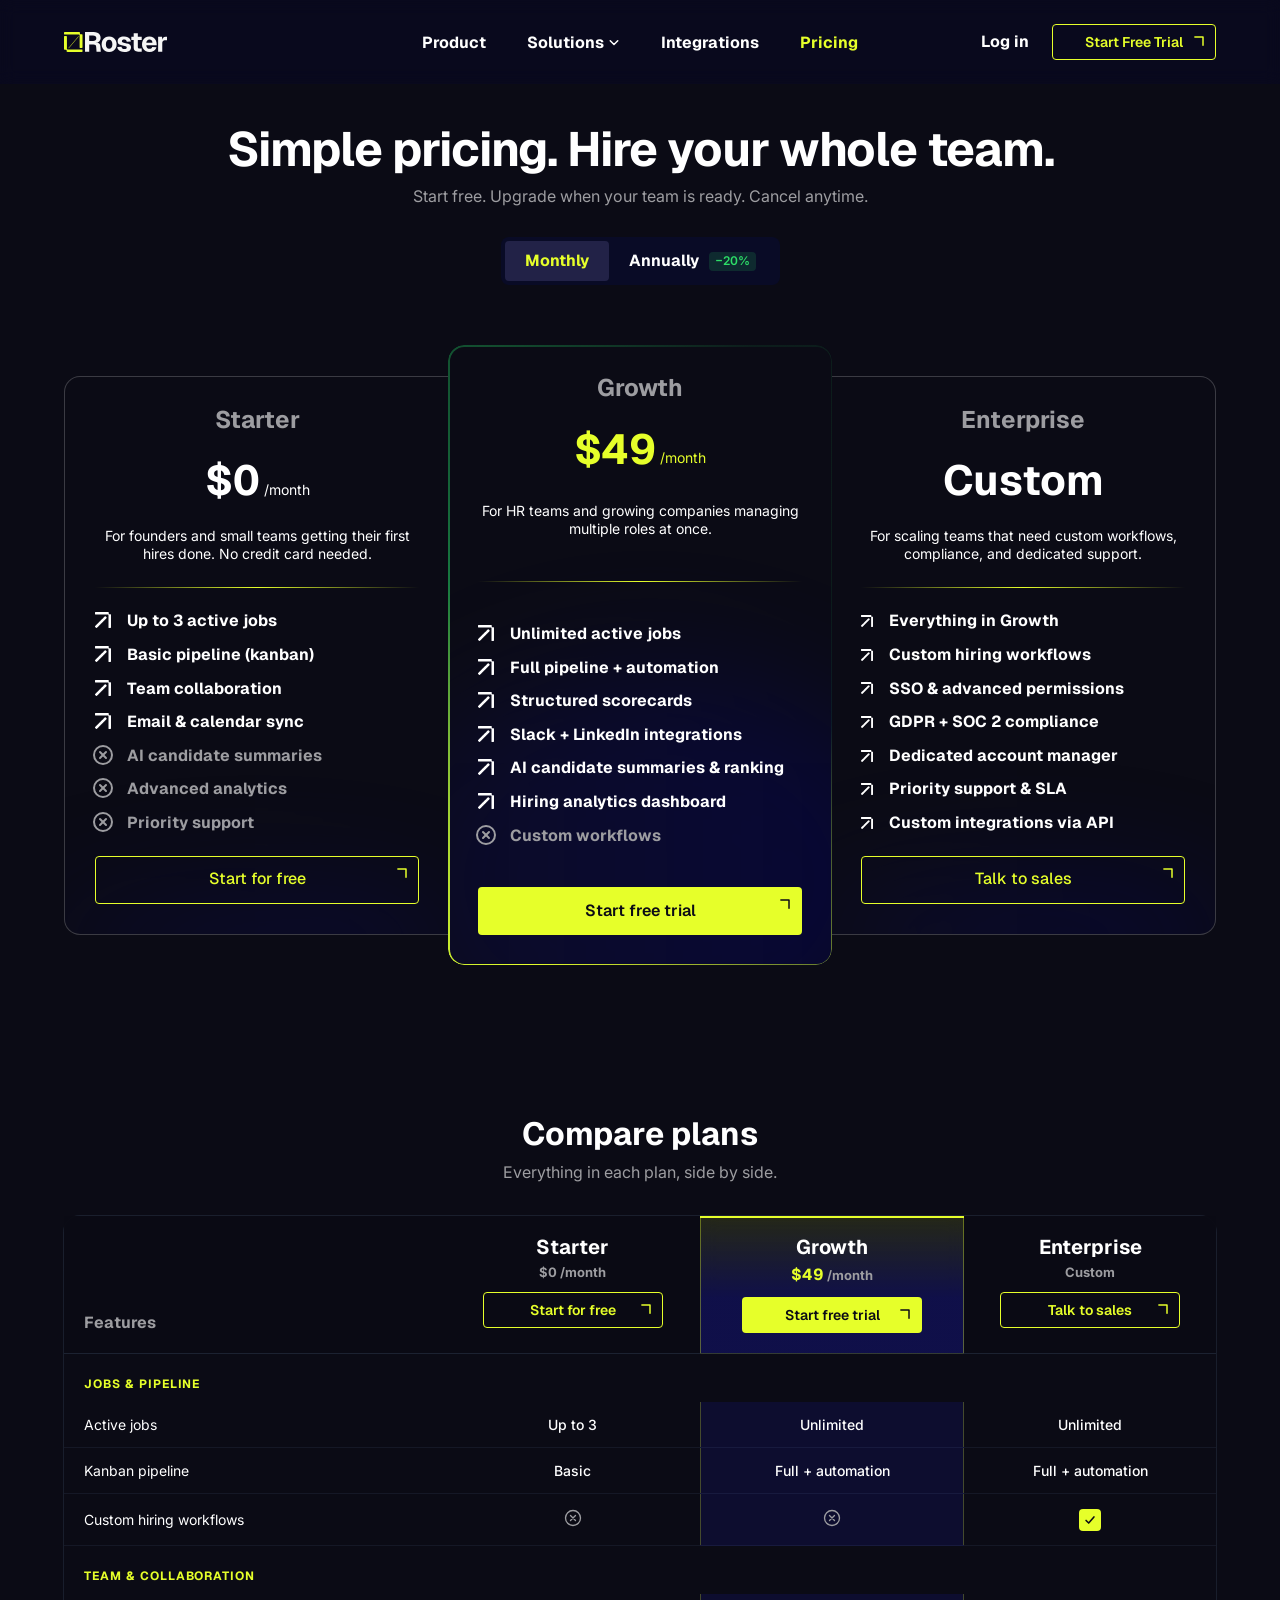
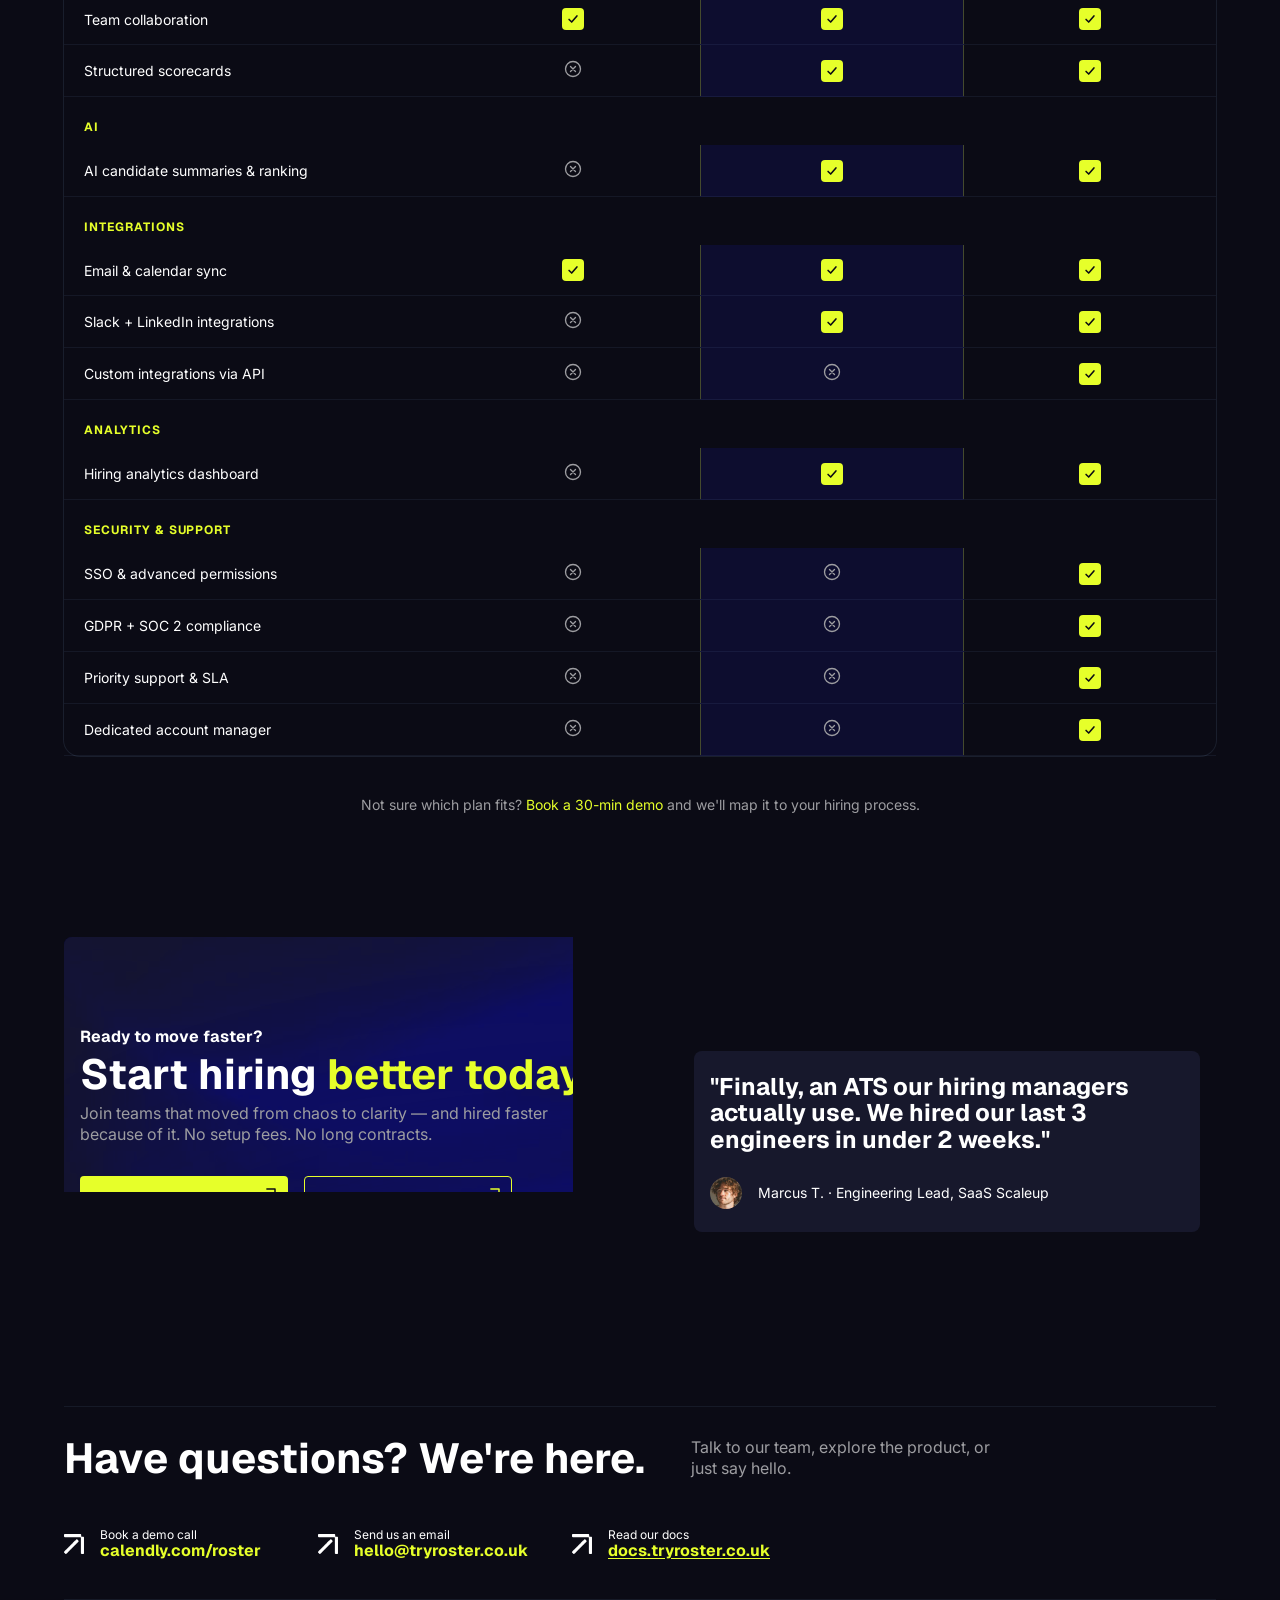
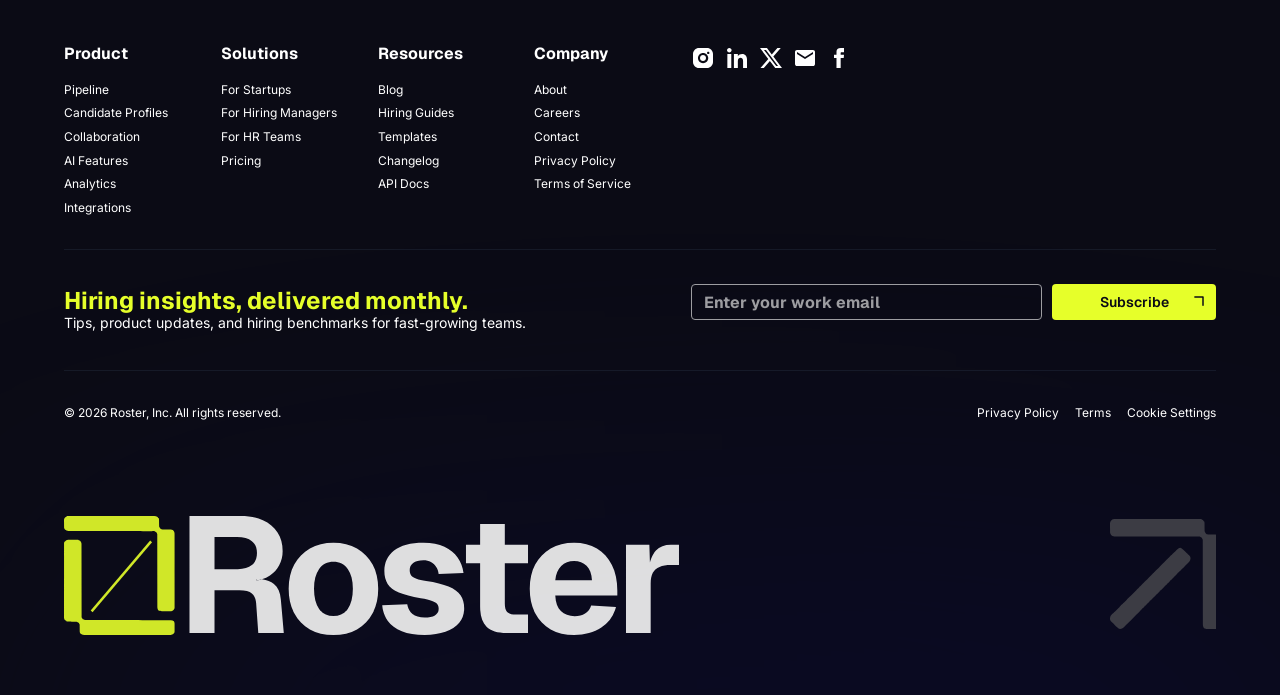
<file: roster/pricing.html>
<!doctype html>
<html lang="en">
<head>
<meta charset="utf-8">
<meta name="viewport" content="width=device-width, initial-scale=1">
<!-- meta:start -->
<meta name="description" content="Start free. Upgrade when your team is ready. Compare Starter, Growth and Enterprise plans.">
<meta name="theme-color" content="#0B0B15">
<link rel="icon" href="favicon.svg" type="image/svg+xml">
<link rel="icon" href="favicon-32.png" sizes="32x32" type="image/png">
<link rel="apple-touch-icon" href="apple-touch-icon.png">
<meta property="og:type" content="website">
<meta property="og:url" content="https://tryroster.co.uk/pricing.html">
<meta property="og:site_name" content="Roster">
<meta property="og:title" content="Pricing — Roster">
<meta property="og:description" content="Start free. Upgrade when your team is ready. Compare Starter, Growth and Enterprise plans.">
<meta property="og:image" content="https://tryroster.co.uk/assets/og-image.jpg">
<meta property="og:image:width" content="1200">
<meta property="og:image:height" content="630">
<meta name="twitter:card" content="summary_large_image">
<meta name="twitter:title" content="Pricing — Roster">
<meta name="twitter:description" content="Start free. Upgrade when your team is ready. Compare Starter, Growth and Enterprise plans.">
<meta name="twitter:image" content="https://tryroster.co.uk/assets/og-image.jpg">
<!-- meta:end -->
<title>Pricing — Roster</title>
<link rel="preconnect" href="https://fonts.googleapis.com">
<link rel="preconnect" href="https://fonts.gstatic.com" crossorigin>
<link href="https://fonts.googleapis.com/css2?family=Geist:wght@400;500;600;700&family=Open+Sans:wght@600&family=Sora:wght@600&family=Inter:wght@400;500;600&display=swap" rel="stylesheet">
<link rel="stylesheet" href="styles.css">
<link rel="stylesheet" href="pricing.css">
</head>
<body>

<!-- ===== Header (Figma: navbar 2062:9150) ===== -->
<header class="navbar" id="navbar">
  <div class="navbar__inner">
    <a class="logo" href="index.html" aria-label="Roster home"><img src="assets/logo.svg" alt="Roster" width="103" height="20"><img class="logo__hover" src="assets/logo-hover.svg" alt="" aria-hidden="true" width="103" height="20"></a>

    <nav class="nav" aria-label="Main">
      <a class="nav__item" href="product.html"><span>Product</span><svg class="nav__arrow" viewBox="0 0 16 16" fill="none" aria-hidden="true"><path d="M4 12L12 4" stroke="#E6FF2A" stroke-width="1.5" stroke-linecap="round" stroke-linejoin="round"/><path d="M5.5 4H12V10.5" stroke="#E6FF2A" stroke-width="1.5" stroke-linecap="round" stroke-linejoin="round"/></svg></a>
      <div class="nav__dd" id="solDd">
        <button class="nav__item nav__item--caret" type="button" aria-expanded="false" aria-controls="solMenu" aria-haspopup="true"><span>Solutions</span><svg class="nav__arrow" viewBox="0 0 16 16" fill="none" aria-hidden="true"><path d="M4 12L12 4" stroke="#E6FF2A" stroke-width="1.5" stroke-linecap="round" stroke-linejoin="round"/><path d="M5.5 4H12V10.5" stroke="#E6FF2A" stroke-width="1.5" stroke-linecap="round" stroke-linejoin="round"/></svg>
          <svg class="caret" viewBox="0 0 12 12" fill="none" aria-hidden="true"><path d="M9.75 4.5L6 8.25L2.25 4.5" stroke="white" stroke-width="1.5" stroke-linecap="round" stroke-linejoin="round"/></svg>
        </button>
        <div class="nav__menu" id="solMenu" role="menu" aria-label="Solutions">
          <a class="nav__menu-item" href="solutions-founders.html" role="menuitem"><span class="nav__menu-ic"><svg viewBox="0 0 20 20" fill="none" aria-hidden="true"><path d="M17.6 9.6l-2.27-.65a5.2 5.2 0 0 1-3.6-3.6L11.08 3.1a.44.44 0 0 0-.84 0l-.65 2.25a5.2 5.2 0 0 1-3.6 3.6l-2.27.65a.44.44 0 0 0 0 .84l2.27.65a5.2 5.2 0 0 1 3.6 3.6l.65 2.27a.44.44 0 0 0 .84 0l.65-2.27a5.2 5.2 0 0 1 3.6-3.6l2.27-.65a.44.44 0 0 0 0-.84z" fill="none" stroke="currentColor" stroke-width="1.2" stroke-linejoin="round" transform="translate(-.66 0)"/></svg></span><span class="nav__menu-txt"><b>For Startup Founders</b><small>Hire fast without the overhead</small></span></a>
          <a class="nav__menu-item" href="solutions-hr.html" role="menuitem"><span class="nav__menu-ic"><svg viewBox="0 0 20 20" fill="none" aria-hidden="true"><path d="M4.375 1.9375H11.875C11.9489 1.93744 12.0225 1.95224 12.0908 1.98047C12.1589 2.00869 12.2213 2.04947 12.2734 2.10156L16.6484 6.47656C16.7005 6.52872 16.7413 6.59109 16.7695 6.65918C16.7978 6.72746 16.8126 6.80111 16.8125 6.875V16.875C16.8125 17.1899 16.6875 17.4921 16.4648 17.7148C16.2421 17.9375 15.9399 18.0625 15.625 18.0625H4.375C4.06006 18.0625 3.75786 17.9375 3.53516 17.7148C3.31246 17.4921 3.1875 17.1899 3.1875 16.875V3.125L3.19336 3.00781C3.22032 2.7359 3.34025 2.48006 3.53516 2.28516C3.75786 2.06246 4.06006 1.9375 4.375 1.9375ZM4.3125 16.9375H15.6875V7.4375H11.875C11.7258 7.4375 11.583 7.37795 11.4775 7.27246C11.372 7.16697 11.3125 7.02418 11.3125 6.875V3.0625H4.3125V16.9375ZM7.5 12.5625H12.5C12.6492 12.5625 12.792 12.622 12.8975 12.7275C13.003 12.833 13.0625 12.9758 13.0625 13.125C13.0625 13.2742 13.003 13.417 12.8975 13.5225C12.792 13.628 12.6492 13.6875 12.5 13.6875H7.5C7.35082 13.6875 7.20803 13.628 7.10254 13.5225C6.99705 13.417 6.9375 13.2742 6.9375 13.125C6.9375 12.9758 6.99705 12.833 7.10254 12.7275C7.20803 12.622 7.35082 12.5625 7.5 12.5625ZM7.5 10.0625H12.5C12.6492 10.0625 12.792 10.122 12.8975 10.2275C13.003 10.333 13.0625 10.4758 13.0625 10.625C13.0625 10.7742 13.003 10.917 12.8975 11.0225C12.792 11.128 12.6492 11.1875 12.5 11.1875H7.5C7.35082 11.1875 7.20803 11.128 7.10254 11.0225C6.99705 10.917 6.9375 10.7742 6.9375 10.625C6.9375 10.4758 6.99705 10.333 7.10254 10.2275C7.20803 10.122 7.35082 10.0625 7.5 10.0625ZM12.4375 6.3125H14.8926L14.7852 6.20605L12.5439 3.96484L12.4375 3.85742V6.3125Z" fill="currentColor"/></svg></span><span class="nav__menu-txt"><b>For HR &amp; People Ops</b><small>Structure every role. See every pipeline.</small></span></a>
          <a class="nav__menu-item" href="solutions-managers.html" role="menuitem"><span class="nav__menu-ic"><svg viewBox="0 0 20 20" fill="none" aria-hidden="true"><path d="M19.3211 9.74688C19.2937 9.68516 18.632 8.21719 17.1609 6.74609C15.2008 4.78594 12.725 3.75 9.99999 3.75C7.27499 3.75 4.79921 4.78594 2.83905 6.74609C1.36796 8.21719 0.703118 9.6875 0.678899 9.74688C0.643362 9.82681 0.625 9.91331 0.625 10.0008C0.625 10.0883 0.643362 10.1748 0.678899 10.2547C0.706243 10.3164 1.36796 11.7836 2.83905 13.2547C4.79921 15.2141 7.27499 16.25 9.99999 16.25C12.725 16.25 15.2008 15.2141 17.1609 13.2547C18.632 11.7836 19.2937 10.3164 19.3211 10.2547C19.3566 10.1748 19.375 10.0883 19.375 10.0008C19.375 9.91331 19.3566 9.82681 19.3211 9.74688ZM9.99999 15C7.5953 15 5.49452 14.1258 3.75546 12.4023C3.0419 11.6927 2.43483 10.8836 1.95312 10C2.4347 9.11636 3.04179 8.30717 3.75546 7.59766C5.49452 5.87422 7.5953 5 9.99999 5C12.4047 5 14.5055 5.87422 16.2445 7.59766C16.9595 8.307 17.5679 9.11619 18.0508 10C17.4875 11.0516 15.0336 15 9.99999 15ZM9.99999 6.25C9.25831 6.25 8.53329 6.46993 7.9166 6.88199C7.29992 7.29404 6.81927 7.87971 6.53544 8.56494C6.25162 9.25016 6.17735 10.0042 6.32205 10.7316C6.46674 11.459 6.82389 12.1272 7.34834 12.6517C7.87279 13.1761 8.54097 13.5333 9.2684 13.6779C9.99583 13.8226 10.7498 13.7484 11.4351 13.4645C12.1203 13.1807 12.7059 12.7001 13.118 12.0834C13.5301 11.4667 13.75 10.7417 13.75 10C13.749 9.00576 13.3535 8.05253 12.6505 7.34949C11.9475 6.64645 10.9942 6.25103 9.99999 6.25ZM9.99999 12.5C9.50554 12.5 9.02219 12.3534 8.61107 12.0787C8.19994 11.804 7.87951 11.4135 7.69029 10.9567C7.50107 10.4999 7.45157 9.99723 7.54803 9.51227C7.64449 9.02732 7.88259 8.58186 8.23222 8.23223C8.58186 7.8826 9.02731 7.6445 9.51227 7.54804C9.99722 7.45157 10.4999 7.50108 10.9567 7.6903C11.4135 7.87952 11.804 8.19995 12.0787 8.61107C12.3534 9.0222 12.5 9.50555 12.5 10C12.5 10.663 12.2366 11.2989 11.7678 11.7678C11.2989 12.2366 10.663 12.5 9.99999 12.5Z" fill="currentColor"/></svg></span><span class="nav__menu-txt"><b>For Hiring Managers</b><small>Review candidates. Not email threads.</small></span></a>
        </div>
      </div>
      <a class="nav__item" href="integrations.html"><span>Integrations</span><svg class="nav__arrow" viewBox="0 0 16 16" fill="none" aria-hidden="true"><path d="M4 12L12 4" stroke="#E6FF2A" stroke-width="1.5" stroke-linecap="round" stroke-linejoin="round"/><path d="M5.5 4H12V10.5" stroke="#E6FF2A" stroke-width="1.5" stroke-linecap="round" stroke-linejoin="round"/></svg></a>
      <a class="nav__item is-current" href="pricing.html" aria-current="page"><span>Pricing</span><svg class="nav__arrow" viewBox="0 0 16 16" fill="none" aria-hidden="true"><path d="M4 12L12 4" stroke="#E6FF2A" stroke-width="1.5" stroke-linecap="round" stroke-linejoin="round"/><path d="M5.5 4H12V10.5" stroke="#E6FF2A" stroke-width="1.5" stroke-linecap="round" stroke-linejoin="round"/></svg></a>
    </nav>

    <div class="navbar__actions">
      <a class="navbar__login" href="auth.html?mode=login"><span>Log in</span></a>
      <a class="btn btn--secondary btn--sm" href="auth.html">Start Free Trial
        <svg class="btn__arrow" viewBox="0 0 20 20" fill="none" aria-hidden="true"><path d="M6.875 5H15V13.125" stroke="#E6FF2A" stroke-width="1.5" stroke-linecap="round" stroke-linejoin="round"/></svg>
            <svg class="btn__arrow-hover" viewBox="0 0 24 24" fill="none" aria-hidden="true"><path d="M6 18L18 6" stroke="#E6FF2A" stroke-width="1.5" stroke-linecap="round" stroke-linejoin="round"/><path d="M8.25 6H18V15.75" stroke="#E6FF2A" stroke-width="1.5" stroke-linecap="round" stroke-linejoin="round"/></svg>
      </a>
    </div>
  </div>
</header>

<main class="top top--pricing">
  <!-- ===== Pricing (Figma 2078:3708) ===== -->
  <section class="pricing pricing--page" id="pricing" data-observe>
    <div class="pricing__head">
      <div class="sec-head">
        <h1 class="sec-head__title">Simple pricing. Hire your whole team.</h1>
        <p class="sec-head__sub">Start free. Upgrade when your team is ready. Cancel anytime.</p>
      </div>
      <div class="toggle" role="tablist" aria-label="Billing period">
        <span class="toggle__pill" aria-hidden="true"></span>
        <button class="is-on" type="button" role="tab" aria-selected="true" data-period="monthly">Monthly</button>
        <button type="button" role="tab" aria-selected="false" data-period="annual">Annually <span class="toggle__save">−20%</span></button>
      </div>
    </div>
    <div class="plans">
      <article class="plan plan--side plan--l" style="--d:.1s">
        <div class="glow" style="left:-29px;top:517px;width:437px;height:101px"></div>
        <div class="plan__head">
          <p class="plan__name">Starter</p>
          <p class="plan__price"><b data-monthly="$0" data-annual="$0">$0</b><span>/month</span></p>
          <p class="plan__desc">For founders and small teams getting their first hires done. No credit card needed.</p>
        </div>
        <div class="plan__line"></div>
        <div class="plan__list"><p style="--k:0"><img src="assets/bullet-arrow.svg" alt="" aria-hidden="true">Up to 3 active jobs</p><p style="--k:1"><img src="assets/bullet-arrow.svg" alt="" aria-hidden="true">Basic pipeline (kanban)</p><p style="--k:2"><img src="assets/bullet-arrow.svg" alt="" aria-hidden="true">Team collaboration</p><p style="--k:3"><img src="assets/bullet-arrow.svg" alt="" aria-hidden="true">Email &amp; calendar sync</p><p class="is-off" style="--k:4"><svg viewBox="0 0 24 24" fill="none" aria-hidden="true"><circle cx="12" cy="12" r="9" stroke="#9D9DA1" stroke-width="2"/><path d="M15 9L9 15" stroke="#9D9DA1" stroke-width="2" stroke-linecap="round"/><path d="M15 15L9 9" stroke="#9D9DA1" stroke-width="2" stroke-linecap="round"/></svg><span>AI candidate summaries<span class="sr-only"> (not included)</span></span></p><p class="is-off" style="--k:5"><svg viewBox="0 0 24 24" fill="none" aria-hidden="true"><circle cx="12" cy="12" r="9" stroke="#9D9DA1" stroke-width="2"/><path d="M15 9L9 15" stroke="#9D9DA1" stroke-width="2" stroke-linecap="round"/><path d="M15 15L9 9" stroke="#9D9DA1" stroke-width="2" stroke-linecap="round"/></svg><span>Advanced analytics<span class="sr-only"> (not included)</span></span></p><p class="is-off" style="--k:6"><svg viewBox="0 0 24 24" fill="none" aria-hidden="true"><circle cx="12" cy="12" r="9" stroke="#9D9DA1" stroke-width="2"/><path d="M15 9L9 15" stroke="#9D9DA1" stroke-width="2" stroke-linecap="round"/><path d="M15 15L9 9" stroke="#9D9DA1" stroke-width="2" stroke-linecap="round"/></svg><span>Priority support<span class="sr-only"> (not included)</span></span></p></div>
        <a class="btn btn--secondary btn--md" href="auth.html">Start for free
          <svg class="btn__arrow" viewBox="0 0 20 20" fill="none" aria-hidden="true"><path d="M6.875 5H15V13.125" stroke="#E6FF2A" stroke-width="1.5" stroke-linecap="round" stroke-linejoin="round"/></svg>
          <svg class="btn__arrow-hover" viewBox="0 0 24 24" fill="none" aria-hidden="true"><path d="M6 18L18 6" stroke="#E6FF2A" stroke-width="1.5" stroke-linecap="round" stroke-linejoin="round"/><path d="M8.25 6H18V15.75" stroke="#E6FF2A" stroke-width="1.5" stroke-linecap="round" stroke-linejoin="round"/></svg>
        </a>
      </article>
      <article class="plan plan--main" style="--d:0s">
        <div class="glow" style="left:-70px;top:322px;width:543px;height:427px"></div>
        <div class="plan__head">
          <p class="plan__name">Growth</p>
          <p class="plan__price"><b data-monthly="$49" data-annual="$39">$49</b><span>/month</span></p>
          <p class="plan__billed" aria-live="polite">billed annually · $468/year</p>
          <p class="plan__desc">For HR teams and growing companies managing multiple roles at once.</p>
        </div>
        <div class="plan__line"></div>
        <div class="plan__list"><p style="--k:0"><img src="assets/bullet-arrow.svg" alt="" aria-hidden="true">Unlimited active jobs</p><p style="--k:1"><img src="assets/bullet-arrow.svg" alt="" aria-hidden="true">Full pipeline + automation</p><p style="--k:2"><img src="assets/bullet-arrow.svg" alt="" aria-hidden="true">Structured scorecards</p><p style="--k:3"><img src="assets/bullet-arrow.svg" alt="" aria-hidden="true">Slack + LinkedIn integrations</p><p style="--k:4"><img src="assets/bullet-arrow.svg" alt="" aria-hidden="true">AI candidate summaries &amp; ranking</p><p style="--k:5"><img src="assets/bullet-arrow.svg" alt="" aria-hidden="true">Hiring analytics dashboard</p><p class="is-off" style="--k:6"><svg viewBox="0 0 24 24" fill="none" aria-hidden="true"><circle cx="12" cy="12" r="9" stroke="#9D9DA1" stroke-width="2"/><path d="M15 9L9 15" stroke="#9D9DA1" stroke-width="2" stroke-linecap="round"/><path d="M15 15L9 9" stroke="#9D9DA1" stroke-width="2" stroke-linecap="round"/></svg><span>Custom workflows<span class="sr-only"> (not included)</span></span></p></div>
        <a class="btn btn--primary btn--md" href="auth.html">Start free trial
          <svg class="btn__arrow" viewBox="0 0 20 20" fill="none" aria-hidden="true"><path d="M6.875 5H15V13.125" stroke="#0B0B15" stroke-width="1.5" stroke-linecap="round" stroke-linejoin="round"/></svg>
          <svg class="btn__arrow-hover" viewBox="0 0 24 24" fill="none" aria-hidden="true"><path d="M6 18L18 6" stroke="#232398" stroke-width="2" stroke-linecap="round" stroke-linejoin="round"/><path d="M8.25 6H18V15.75" stroke="#232398" stroke-width="2" stroke-linecap="round" stroke-linejoin="round"/></svg>
        </a>
      </article>
      <article class="plan plan--side plan--r" style="--d:.2s">
        <div class="glow" style="left:-28px;top:501px;width:437px;height:117px"></div>
        <div class="plan__head">
          <p class="plan__name">Enterprise</p>
          <p class="plan__price"><b>Custom</b></p>
          <p class="plan__desc">For scaling teams that need custom workflows, compliance, and dedicated support.</p>
        </div>
        <div class="plan__line"></div>
        <div class="plan__list"><p style="--k:0"><img src="assets/bullet-arrow.svg" alt="" aria-hidden="true">Everything in Growth</p><p style="--k:1"><img src="assets/bullet-arrow.svg" alt="" aria-hidden="true">Custom hiring workflows</p><p style="--k:2"><img src="assets/bullet-arrow.svg" alt="" aria-hidden="true">SSO &amp; advanced permissions</p><p style="--k:3"><img src="assets/bullet-arrow.svg" alt="" aria-hidden="true">GDPR + SOC 2 compliance</p><p style="--k:4"><img src="assets/bullet-arrow.svg" alt="" aria-hidden="true">Dedicated account manager</p><p style="--k:5"><img src="assets/bullet-arrow.svg" alt="" aria-hidden="true">Priority support &amp; SLA</p><p style="--k:6"><img src="assets/bullet-arrow.svg" alt="" aria-hidden="true">Custom integrations via API</p></div>
        <a class="btn btn--secondary btn--md" href="demo.html">Talk to sales
          <svg class="btn__arrow" viewBox="0 0 20 20" fill="none" aria-hidden="true"><path d="M6.875 5H15V13.125" stroke="#E6FF2A" stroke-width="1.5" stroke-linecap="round" stroke-linejoin="round"/></svg>
          <svg class="btn__arrow-hover" viewBox="0 0 24 24" fill="none" aria-hidden="true"><path d="M6 18L18 6" stroke="#E6FF2A" stroke-width="1.5" stroke-linecap="round" stroke-linejoin="round"/><path d="M8.25 6H18V15.75" stroke="#E6FF2A" stroke-width="1.5" stroke-linecap="round" stroke-linejoin="round"/></svg>
        </a>
      </article>
    </div>
  </section>

  <!-- ===== Compare plans: what each plan includes ===== -->
  <section class="compare" id="compare" data-observe>
    <div class="sec-head compare__head">
      <h2 class="sec-head__title">Compare plans</h2>
      <p class="sec-head__sub">Everything in each plan, side by side.</p>
    </div>
    <div class="ct__wrap">
      <table class="ct">
        <caption class="sr-only">Roster plans compared feature by feature</caption>
        <thead><tr><th scope="col" class="ct__corner"><span>Features</span></th><th scope="col" class=""><div class="ct__plan"><b>Starter</b><span>$0 /month</span><a class="btn btn--secondary btn--sm" href="auth.html">Start for free<svg class="btn__arrow" viewBox="0 0 20 20" fill="none" aria-hidden="true"><path d="M6.875 5H15V13.125" stroke="#E6FF2A" stroke-width="1.5" stroke-linecap="round" stroke-linejoin="round"/></svg><svg class="btn__arrow-hover" viewBox="0 0 24 24" fill="none" aria-hidden="true"><path d="M6 18L18 6" stroke="#E6FF2A" stroke-width="1.5" stroke-linecap="round" stroke-linejoin="round"/><path d="M8.25 6H18V15.75" stroke="#E6FF2A" stroke-width="1.5" stroke-linecap="round" stroke-linejoin="round"/></svg></a></div></th><th scope="col" class="ct__hl"><div class="ct__plan"><b>Growth</b><span><em data-monthly="$49" data-annual="$39">$49</em> /month</span><a class="btn btn--primary btn--sm" href="auth.html">Start free trial<svg class="btn__arrow" viewBox="0 0 20 20" fill="none" aria-hidden="true"><path d="M6.875 5H15V13.125" stroke="#0B0B15" stroke-width="1.5" stroke-linecap="round" stroke-linejoin="round"/></svg><svg class="btn__arrow-hover" viewBox="0 0 24 24" fill="none" aria-hidden="true"><path d="M6 18L18 6" stroke="#232398" stroke-width="2" stroke-linecap="round" stroke-linejoin="round"/><path d="M8.25 6H18V15.75" stroke="#232398" stroke-width="2" stroke-linecap="round" stroke-linejoin="round"/></svg></a></div></th><th scope="col" class=""><div class="ct__plan"><b>Enterprise</b><span>Custom</span><a class="btn btn--secondary btn--sm" href="demo.html">Talk to sales<svg class="btn__arrow" viewBox="0 0 20 20" fill="none" aria-hidden="true"><path d="M6.875 5H15V13.125" stroke="#E6FF2A" stroke-width="1.5" stroke-linecap="round" stroke-linejoin="round"/></svg><svg class="btn__arrow-hover" viewBox="0 0 24 24" fill="none" aria-hidden="true"><path d="M6 18L18 6" stroke="#E6FF2A" stroke-width="1.5" stroke-linecap="round" stroke-linejoin="round"/><path d="M8.25 6H18V15.75" stroke="#E6FF2A" stroke-width="1.5" stroke-linecap="round" stroke-linejoin="round"/></svg></a></div></th></tr></thead>
        <tbody>
        <tr class="ct__group"><th colspan="4" scope="colgroup">Jobs &amp; pipeline</th></tr>
        <tr class="ct__row" style="--k:0"><th scope="row">Active jobs</th><td><span class="ct__t">Up to 3</span></td><td class="ct__hl"><span class="ct__t">Unlimited</span></td><td><span class="ct__t">Unlimited</span></td></tr>
        <tr class="ct__row" style="--k:1"><th scope="row">Kanban pipeline</th><td><span class="ct__t">Basic</span></td><td class="ct__hl"><span class="ct__t">Full + automation</span></td><td><span class="ct__t">Full + automation</span></td></tr>
        <tr class="ct__row" style="--k:2"><th scope="row">Custom hiring workflows</th><td><span class="ct__n" aria-label="Not included"><svg viewBox="0 0 24 24" fill="none" aria-hidden="true"><circle cx="12" cy="12" r="9" stroke="currentColor" stroke-width="1.6"/><path d="M15 9L9 15M15 15L9 9" stroke="currentColor" stroke-width="1.6" stroke-linecap="round"/></svg></span></td><td class="ct__hl"><span class="ct__n" aria-label="Not included"><svg viewBox="0 0 24 24" fill="none" aria-hidden="true"><circle cx="12" cy="12" r="9" stroke="currentColor" stroke-width="1.6"/><path d="M15 9L9 15M15 15L9 9" stroke="currentColor" stroke-width="1.6" stroke-linecap="round"/></svg></span></td><td><span class="ct__y" aria-label="Included"><svg viewBox="0 0 16 16" fill="none" aria-hidden="true"><path d="M3.5 8.5l3 3 6-7" stroke="currentColor" stroke-width="1.8" stroke-linecap="round" stroke-linejoin="round"/></svg></span></td></tr>
        <tr class="ct__group"><th colspan="4" scope="colgroup">Team &amp; collaboration</th></tr>
        <tr class="ct__row" style="--k:3"><th scope="row">Team collaboration</th><td><span class="ct__y" aria-label="Included"><svg viewBox="0 0 16 16" fill="none" aria-hidden="true"><path d="M3.5 8.5l3 3 6-7" stroke="currentColor" stroke-width="1.8" stroke-linecap="round" stroke-linejoin="round"/></svg></span></td><td class="ct__hl"><span class="ct__y" aria-label="Included"><svg viewBox="0 0 16 16" fill="none" aria-hidden="true"><path d="M3.5 8.5l3 3 6-7" stroke="currentColor" stroke-width="1.8" stroke-linecap="round" stroke-linejoin="round"/></svg></span></td><td><span class="ct__y" aria-label="Included"><svg viewBox="0 0 16 16" fill="none" aria-hidden="true"><path d="M3.5 8.5l3 3 6-7" stroke="currentColor" stroke-width="1.8" stroke-linecap="round" stroke-linejoin="round"/></svg></span></td></tr>
        <tr class="ct__row" style="--k:4"><th scope="row">Structured scorecards</th><td><span class="ct__n" aria-label="Not included"><svg viewBox="0 0 24 24" fill="none" aria-hidden="true"><circle cx="12" cy="12" r="9" stroke="currentColor" stroke-width="1.6"/><path d="M15 9L9 15M15 15L9 9" stroke="currentColor" stroke-width="1.6" stroke-linecap="round"/></svg></span></td><td class="ct__hl"><span class="ct__y" aria-label="Included"><svg viewBox="0 0 16 16" fill="none" aria-hidden="true"><path d="M3.5 8.5l3 3 6-7" stroke="currentColor" stroke-width="1.8" stroke-linecap="round" stroke-linejoin="round"/></svg></span></td><td><span class="ct__y" aria-label="Included"><svg viewBox="0 0 16 16" fill="none" aria-hidden="true"><path d="M3.5 8.5l3 3 6-7" stroke="currentColor" stroke-width="1.8" stroke-linecap="round" stroke-linejoin="round"/></svg></span></td></tr>
        <tr class="ct__group"><th colspan="4" scope="colgroup">AI</th></tr>
        <tr class="ct__row" style="--k:5"><th scope="row">AI candidate summaries &amp; ranking</th><td><span class="ct__n" aria-label="Not included"><svg viewBox="0 0 24 24" fill="none" aria-hidden="true"><circle cx="12" cy="12" r="9" stroke="currentColor" stroke-width="1.6"/><path d="M15 9L9 15M15 15L9 9" stroke="currentColor" stroke-width="1.6" stroke-linecap="round"/></svg></span></td><td class="ct__hl"><span class="ct__y" aria-label="Included"><svg viewBox="0 0 16 16" fill="none" aria-hidden="true"><path d="M3.5 8.5l3 3 6-7" stroke="currentColor" stroke-width="1.8" stroke-linecap="round" stroke-linejoin="round"/></svg></span></td><td><span class="ct__y" aria-label="Included"><svg viewBox="0 0 16 16" fill="none" aria-hidden="true"><path d="M3.5 8.5l3 3 6-7" stroke="currentColor" stroke-width="1.8" stroke-linecap="round" stroke-linejoin="round"/></svg></span></td></tr>
        <tr class="ct__group"><th colspan="4" scope="colgroup">Integrations</th></tr>
        <tr class="ct__row" style="--k:6"><th scope="row">Email &amp; calendar sync</th><td><span class="ct__y" aria-label="Included"><svg viewBox="0 0 16 16" fill="none" aria-hidden="true"><path d="M3.5 8.5l3 3 6-7" stroke="currentColor" stroke-width="1.8" stroke-linecap="round" stroke-linejoin="round"/></svg></span></td><td class="ct__hl"><span class="ct__y" aria-label="Included"><svg viewBox="0 0 16 16" fill="none" aria-hidden="true"><path d="M3.5 8.5l3 3 6-7" stroke="currentColor" stroke-width="1.8" stroke-linecap="round" stroke-linejoin="round"/></svg></span></td><td><span class="ct__y" aria-label="Included"><svg viewBox="0 0 16 16" fill="none" aria-hidden="true"><path d="M3.5 8.5l3 3 6-7" stroke="currentColor" stroke-width="1.8" stroke-linecap="round" stroke-linejoin="round"/></svg></span></td></tr>
        <tr class="ct__row" style="--k:7"><th scope="row">Slack + LinkedIn integrations</th><td><span class="ct__n" aria-label="Not included"><svg viewBox="0 0 24 24" fill="none" aria-hidden="true"><circle cx="12" cy="12" r="9" stroke="currentColor" stroke-width="1.6"/><path d="M15 9L9 15M15 15L9 9" stroke="currentColor" stroke-width="1.6" stroke-linecap="round"/></svg></span></td><td class="ct__hl"><span class="ct__y" aria-label="Included"><svg viewBox="0 0 16 16" fill="none" aria-hidden="true"><path d="M3.5 8.5l3 3 6-7" stroke="currentColor" stroke-width="1.8" stroke-linecap="round" stroke-linejoin="round"/></svg></span></td><td><span class="ct__y" aria-label="Included"><svg viewBox="0 0 16 16" fill="none" aria-hidden="true"><path d="M3.5 8.5l3 3 6-7" stroke="currentColor" stroke-width="1.8" stroke-linecap="round" stroke-linejoin="round"/></svg></span></td></tr>
        <tr class="ct__row" style="--k:8"><th scope="row">Custom integrations via API</th><td><span class="ct__n" aria-label="Not included"><svg viewBox="0 0 24 24" fill="none" aria-hidden="true"><circle cx="12" cy="12" r="9" stroke="currentColor" stroke-width="1.6"/><path d="M15 9L9 15M15 15L9 9" stroke="currentColor" stroke-width="1.6" stroke-linecap="round"/></svg></span></td><td class="ct__hl"><span class="ct__n" aria-label="Not included"><svg viewBox="0 0 24 24" fill="none" aria-hidden="true"><circle cx="12" cy="12" r="9" stroke="currentColor" stroke-width="1.6"/><path d="M15 9L9 15M15 15L9 9" stroke="currentColor" stroke-width="1.6" stroke-linecap="round"/></svg></span></td><td><span class="ct__y" aria-label="Included"><svg viewBox="0 0 16 16" fill="none" aria-hidden="true"><path d="M3.5 8.5l3 3 6-7" stroke="currentColor" stroke-width="1.8" stroke-linecap="round" stroke-linejoin="round"/></svg></span></td></tr>
        <tr class="ct__group"><th colspan="4" scope="colgroup">Analytics</th></tr>
        <tr class="ct__row" style="--k:9"><th scope="row">Hiring analytics dashboard</th><td><span class="ct__n" aria-label="Not included"><svg viewBox="0 0 24 24" fill="none" aria-hidden="true"><circle cx="12" cy="12" r="9" stroke="currentColor" stroke-width="1.6"/><path d="M15 9L9 15M15 15L9 9" stroke="currentColor" stroke-width="1.6" stroke-linecap="round"/></svg></span></td><td class="ct__hl"><span class="ct__y" aria-label="Included"><svg viewBox="0 0 16 16" fill="none" aria-hidden="true"><path d="M3.5 8.5l3 3 6-7" stroke="currentColor" stroke-width="1.8" stroke-linecap="round" stroke-linejoin="round"/></svg></span></td><td><span class="ct__y" aria-label="Included"><svg viewBox="0 0 16 16" fill="none" aria-hidden="true"><path d="M3.5 8.5l3 3 6-7" stroke="currentColor" stroke-width="1.8" stroke-linecap="round" stroke-linejoin="round"/></svg></span></td></tr>
        <tr class="ct__group"><th colspan="4" scope="colgroup">Security &amp; support</th></tr>
        <tr class="ct__row" style="--k:10"><th scope="row">SSO &amp; advanced permissions</th><td><span class="ct__n" aria-label="Not included"><svg viewBox="0 0 24 24" fill="none" aria-hidden="true"><circle cx="12" cy="12" r="9" stroke="currentColor" stroke-width="1.6"/><path d="M15 9L9 15M15 15L9 9" stroke="currentColor" stroke-width="1.6" stroke-linecap="round"/></svg></span></td><td class="ct__hl"><span class="ct__n" aria-label="Not included"><svg viewBox="0 0 24 24" fill="none" aria-hidden="true"><circle cx="12" cy="12" r="9" stroke="currentColor" stroke-width="1.6"/><path d="M15 9L9 15M15 15L9 9" stroke="currentColor" stroke-width="1.6" stroke-linecap="round"/></svg></span></td><td><span class="ct__y" aria-label="Included"><svg viewBox="0 0 16 16" fill="none" aria-hidden="true"><path d="M3.5 8.5l3 3 6-7" stroke="currentColor" stroke-width="1.8" stroke-linecap="round" stroke-linejoin="round"/></svg></span></td></tr>
        <tr class="ct__row" style="--k:11"><th scope="row">GDPR + SOC 2 compliance</th><td><span class="ct__n" aria-label="Not included"><svg viewBox="0 0 24 24" fill="none" aria-hidden="true"><circle cx="12" cy="12" r="9" stroke="currentColor" stroke-width="1.6"/><path d="M15 9L9 15M15 15L9 9" stroke="currentColor" stroke-width="1.6" stroke-linecap="round"/></svg></span></td><td class="ct__hl"><span class="ct__n" aria-label="Not included"><svg viewBox="0 0 24 24" fill="none" aria-hidden="true"><circle cx="12" cy="12" r="9" stroke="currentColor" stroke-width="1.6"/><path d="M15 9L9 15M15 15L9 9" stroke="currentColor" stroke-width="1.6" stroke-linecap="round"/></svg></span></td><td><span class="ct__y" aria-label="Included"><svg viewBox="0 0 16 16" fill="none" aria-hidden="true"><path d="M3.5 8.5l3 3 6-7" stroke="currentColor" stroke-width="1.8" stroke-linecap="round" stroke-linejoin="round"/></svg></span></td></tr>
        <tr class="ct__row" style="--k:12"><th scope="row">Priority support &amp; SLA</th><td><span class="ct__n" aria-label="Not included"><svg viewBox="0 0 24 24" fill="none" aria-hidden="true"><circle cx="12" cy="12" r="9" stroke="currentColor" stroke-width="1.6"/><path d="M15 9L9 15M15 15L9 9" stroke="currentColor" stroke-width="1.6" stroke-linecap="round"/></svg></span></td><td class="ct__hl"><span class="ct__n" aria-label="Not included"><svg viewBox="0 0 24 24" fill="none" aria-hidden="true"><circle cx="12" cy="12" r="9" stroke="currentColor" stroke-width="1.6"/><path d="M15 9L9 15M15 15L9 9" stroke="currentColor" stroke-width="1.6" stroke-linecap="round"/></svg></span></td><td><span class="ct__y" aria-label="Included"><svg viewBox="0 0 16 16" fill="none" aria-hidden="true"><path d="M3.5 8.5l3 3 6-7" stroke="currentColor" stroke-width="1.8" stroke-linecap="round" stroke-linejoin="round"/></svg></span></td></tr>
        <tr class="ct__row" style="--k:13"><th scope="row">Dedicated account manager</th><td><span class="ct__n" aria-label="Not included"><svg viewBox="0 0 24 24" fill="none" aria-hidden="true"><circle cx="12" cy="12" r="9" stroke="currentColor" stroke-width="1.6"/><path d="M15 9L9 15M15 15L9 9" stroke="currentColor" stroke-width="1.6" stroke-linecap="round"/></svg></span></td><td class="ct__hl"><span class="ct__n" aria-label="Not included"><svg viewBox="0 0 24 24" fill="none" aria-hidden="true"><circle cx="12" cy="12" r="9" stroke="currentColor" stroke-width="1.6"/><path d="M15 9L9 15M15 15L9 9" stroke="currentColor" stroke-width="1.6" stroke-linecap="round"/></svg></span></td><td><span class="ct__y" aria-label="Included"><svg viewBox="0 0 16 16" fill="none" aria-hidden="true"><path d="M3.5 8.5l3 3 6-7" stroke="currentColor" stroke-width="1.8" stroke-linecap="round" stroke-linejoin="round"/></svg></span></td></tr>
        </tbody>
      </table>
    </div>
    <p class="compare__note">Not sure which plan fits? <a href="demo.html">Book a 30-min demo</a> and we'll map it to your hiring process.</p>
  </section>
  <!-- ===== CTA (Figma 2078:3909) ===== -->
  <section class="cta" data-observe>
    <div class="cta__box">
      <img class="cta__bg" src="assets/statement-bg.jpg" alt="" aria-hidden="true">
      <span class="cta__el" style="left:225px;top:523px" aria-hidden="true"></span>
      <span class="cta__el" style="left:50%;top:263px;transform:translateX(-50%)" aria-hidden="true"></span>
      <div class="cta__text">
        <div class="cta__copy">
          <p class="cta__kicker" style="--d:0s">Ready to move faster?</p>
          <h2 class="cta__title" style="--d:.08s">Start hiring <em>better today</em>.</h2>
          <p class="cta__desc" style="--d:.16s">Join teams that moved from chaos to clarity — and hired faster because of it. No setup fees. No long contracts.</p>
        </div>
        <div class="cta__actions" style="--d:.26s">
          <div class="cta__btns">
          <a class="btn btn--primary btn--md" href="auth.html">Start Free Trial
            <svg class="btn__arrow" viewBox="0 0 20 20" fill="none" aria-hidden="true"><path d="M6.875 5H15V13.125" stroke="#0B0B15" stroke-width="1.5" stroke-linecap="round" stroke-linejoin="round"/></svg>
            <svg class="btn__arrow-hover" viewBox="0 0 24 24" fill="none" aria-hidden="true"><path d="M6 18L18 6" stroke="#232398" stroke-width="2" stroke-linecap="round" stroke-linejoin="round"/><path d="M8.25 6H18V15.75" stroke="#232398" stroke-width="2" stroke-linecap="round" stroke-linejoin="round"/></svg>
          </a>
          <a class="btn btn--secondary btn--md" href="demo.html">Request a Demo
            <svg class="btn__arrow" viewBox="0 0 20 20" fill="none" aria-hidden="true"><path d="M6.875 5H15V13.125" stroke="#E6FF2A" stroke-width="1.5" stroke-linecap="round" stroke-linejoin="round"/></svg>
            <svg class="btn__arrow-hover" viewBox="0 0 24 24" fill="none" aria-hidden="true"><path d="M6 18L18 6" stroke="#E6FF2A" stroke-width="1.5" stroke-linecap="round" stroke-linejoin="round"/><path d="M8.25 6H18V15.75" stroke="#E6FF2A" stroke-width="1.5" stroke-linecap="round" stroke-linejoin="round"/></svg>
          </a>
          </div>
          <p class="cta__note">No credit card required · 30 min · See the full product</p>
        </div>
      </div>
      <figure class="cta__quote" style="margin:0">
        <blockquote>"Finally, an ATS our hiring managers actually use. We hired our last 3 engineers in under 2 weeks."</blockquote>
        <figcaption class="cta__who"><span><img src="assets/avatar-marcus.jpg" alt="" width="32" height="32" onerror="this.style.visibility='hidden'"></span>Marcus T. · Engineering Lead, SaaS Scaleup</figcaption>
      </figure>
    </div>
  </section>
</main>

<footer class="footer" data-observe>
  <div class="footer__glow" aria-hidden="true"></div>
  <hr>
  <div class="footer__top">
    <div class="footer__row">
      <h2 class="footer__h">Have questions? We're here.</h2>
      <div class="footer__right"><p class="footer__sub">Talk to our team, explore the product, or just say hello.</p></div>
    </div>
    <div class="contacts"><a class="contact" href="#"><img src="assets/bullet-arrow.svg" alt="" aria-hidden="true"><span><small>Book a demo call</small><b class="">calendly.com/roster</b></span></a><a class="contact" href="mailto:hello@tryroster.co.uk"><img src="assets/bullet-arrow.svg" alt="" aria-hidden="true"><span><small>Send us an email</small><b class="">hello@tryroster.co.uk</b></span></a><a class="contact" href="#"><img src="assets/bullet-arrow.svg" alt="" aria-hidden="true"><span><small>Read our docs</small><b class="u">docs.tryroster.co.uk</b></span></a></div>
  </div>
  <hr>
  <div class="footer__nav">
    <nav class="fcols" aria-label="Footer"><div class="fcol"><h3>Product</h3><a href="#">Pipeline</a><a href="#">Candidate Profiles</a><a href="#">Collaboration</a><a href="#">AI Features</a><a href="#">Analytics</a><a href="integrations.html">Integrations</a></div><div class="fcol"><h3>Solutions</h3><a href="solutions-founders.html">For Startups</a><a href="solutions-managers.html">For Hiring Managers</a><a href="solutions-hr.html">For HR Teams</a><a href="pricing.html">Pricing</a></div><div class="fcol"><h3>Resources</h3><a href="#">Blog</a><a href="#">Hiring Guides</a><a href="#">Templates</a><a href="#">Changelog</a><a href="#">API Docs</a></div><div class="fcol"><h3>Company</h3><a href="#">About</a><a href="#">Careers</a><a href="#">Contact</a><a href="#">Privacy Policy</a><a href="#">Terms of Service</a></div></nav>
    <div class="footer__right"><div class="socials"><a href="#" aria-label="Instagram"><svg viewBox="0 0 24 24" fill="currentColor" aria-hidden="true"><path d="M15.9962 2H8.00375C4.70169 2 2 4.70169 2 8.00375V15.9962C2 19.2983 4.70169 22 8.00375 22H15.9962C19.2983 22 22 19.2983 22 15.9962V8.00375C22 4.70169 19.3358 2 15.9962 2ZM17.2345 12.0188C17.2345 14.8705 14.9456 17.1595 12.0938 17.1595C9.24203 17.1595 6.9531 14.8705 6.9531 12.0188C6.9531 9.16698 9.24203 6.87805 12.0938 6.87805C14.9081 6.87805 17.2345 9.16698 17.2345 12.0188ZM17.2345 8.0788C16.5591 8.0788 16.0338 7.55347 16.0338 6.87805C16.0338 6.20263 16.5591 5.6773 17.2345 5.6773C17.9099 5.6773 18.4353 6.20263 18.4353 6.87805C18.4353 7.51595 17.8724 8.0788 17.2345 8.0788Z"/><path d="M12 9C10.3571 9 9 10.3214 9 12C9 13.6786 10.3214 15 12 15C13.6429 15 15 13.6786 15 12C14.9643 10.3214 13.6429 9 12 9Z"/></svg></a><a href="#" aria-label="LinkedIn"><svg viewBox="0 0 24 24" fill="currentColor" aria-hidden="true"><path d="M6.28291 22H2.35363V8.04563H6.28291V22ZM4.31827 6.44867C3.0609 6.44867 2 5.46008 2 4.24335C2 3.02662 3.02161 2 4.27898 2C5.53635 2 6.59725 2.98859 6.59725 4.20532C6.59725 5.42205 5.57564 6.44867 4.31827 6.44867ZM22 22H18.0707V14.8897C18.0707 10.6312 12.8448 10.9354 12.8448 14.8897V22H8.91552V8.04563H12.8448V10.289C14.6916 7.01901 22 6.75285 22 13.4449V22Z"/></svg></a><a href="#" aria-label="X"><svg viewBox="0 0 24 24" fill="currentColor" aria-hidden="true"><path d="M18.3815 2H21.7537L14.3496 10.4871L23 22H16.2116L10.8967 15.0037L4.81206 22H1.43985L9.28391 12.9225L1 2H7.95701L12.7587 8.39114L18.3815 2ZM17.2013 20.0074H19.0706L6.97467 3.91882H4.96601L17.2013 20.0074Z"/></svg></a><a href="mailto:hello@tryroster.co.uk" aria-label="Email"><svg viewBox="0 0 24 24" fill="currentColor" aria-hidden="true"><path d="M4 20C3.45 20 2.97917 19.8042 2.5875 19.4125C2.19583 19.0208 2 18.55 2 18V6C2 5.45 2.19583 4.97917 2.5875 4.5875C2.97917 4.19583 3.45 4 4 4H20C20.55 4 21.0208 4.19583 21.4125 4.5875C21.8042 4.97917 22 5.45 22 6V18C22 18.55 21.8042 19.0208 21.4125 19.4125C21.0208 19.8042 20.55 20 20 20H4ZM12 13L20 8V6L12 11L4 6V8L12 13Z"/></svg></a><a href="#" aria-label="Facebook"><svg viewBox="0 0 24 24" fill="currentColor" aria-hidden="true"><path d="M9.49084 8.66667H7V12H9.49084V22H13.6667V12H16.707L17 8.66667H13.6667V7.27472C13.6667 6.46886 13.8132 6.17582 14.5824 6.17582H17V2H13.8132C10.8095 2 9.49084 3.31868 9.49084 5.84615V8.66667Z"/></svg></a></div></div>
  </div>
  <hr>
  <div class="footer__row news">
    <div><h3>Hiring insights, delivered monthly.</h3><p>Tips, product updates, and hiring benchmarks for fast-growing teams.</p></div>
    <div class="footer__right">
      <form class="news__form" novalidate>
        <input type="email" name="email" placeholder="Enter your work email" aria-label="Work email" required>
        <button class="btn btn--primary btn--md" type="submit">Subscribe
            <svg class="btn__arrow" viewBox="0 0 20 20" fill="none" aria-hidden="true"><path d="M6.875 5H15V13.125" stroke="#0B0B15" stroke-width="1.5" stroke-linecap="round" stroke-linejoin="round"/></svg>
            <svg class="btn__arrow-hover" viewBox="0 0 24 24" fill="none" aria-hidden="true"><path d="M6 18L18 6" stroke="#232398" stroke-width="2" stroke-linecap="round" stroke-linejoin="round"/><path d="M8.25 6H18V15.75" stroke="#232398" stroke-width="2" stroke-linecap="round" stroke-linejoin="round"/></svg>
          </button>
      </form>
      <p class="news__msg" aria-live="polite"></p>
    </div>
  </div>
  <hr>
  <div class="sign">
    <p>© 2026 Roster, Inc. All rights reserved.</p>
    <nav aria-label="Legal"><a href="#">Privacy Policy</a><a href="#">Terms</a><a href="#">Cookie Settings</a></nav>
  </div>
  <div class="footer__brand" aria-hidden="true">
    <img class="footer__logo" src="assets/logo.svg" alt="">
    <img class="footer__arrow" src="assets/title-arrow.svg" alt="">
  </div>
</footer>

<script src="main.js"></script>
<script src="pricing.js"></script>
</body>
</html>
</file>
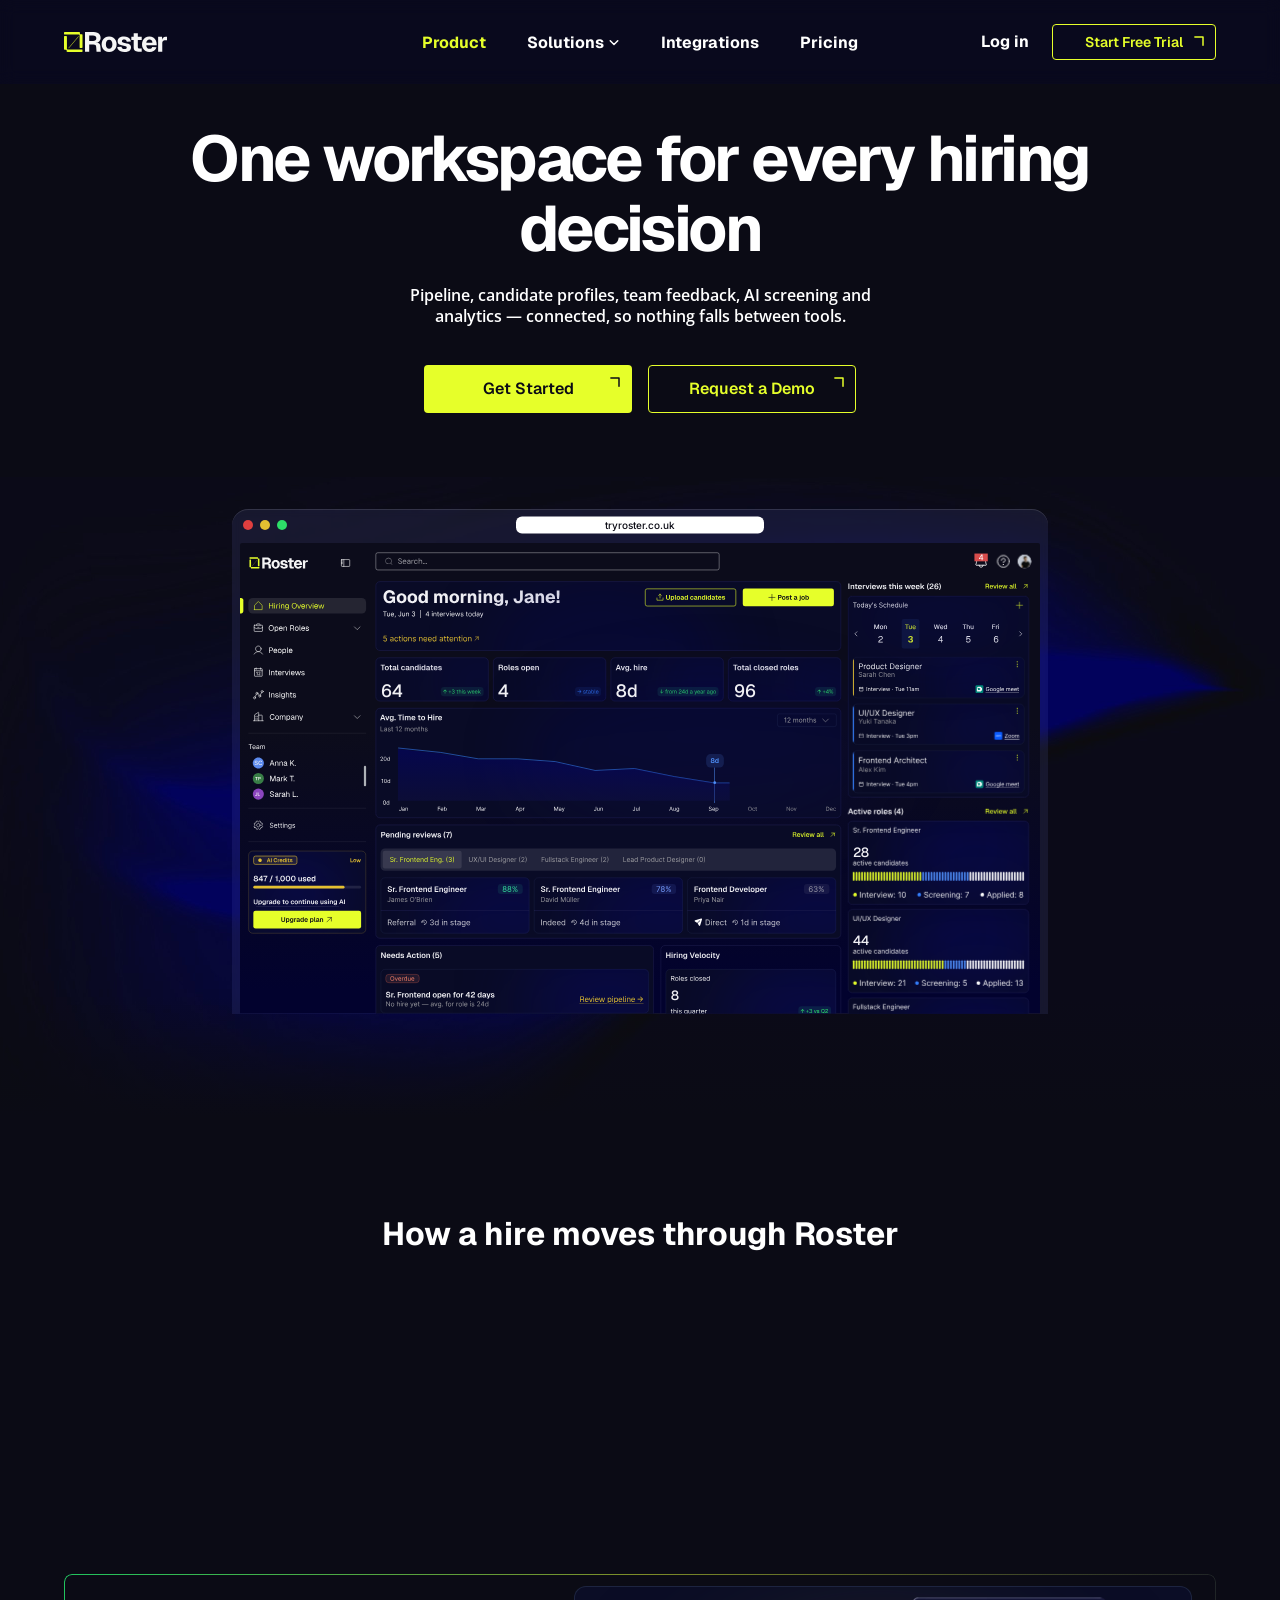
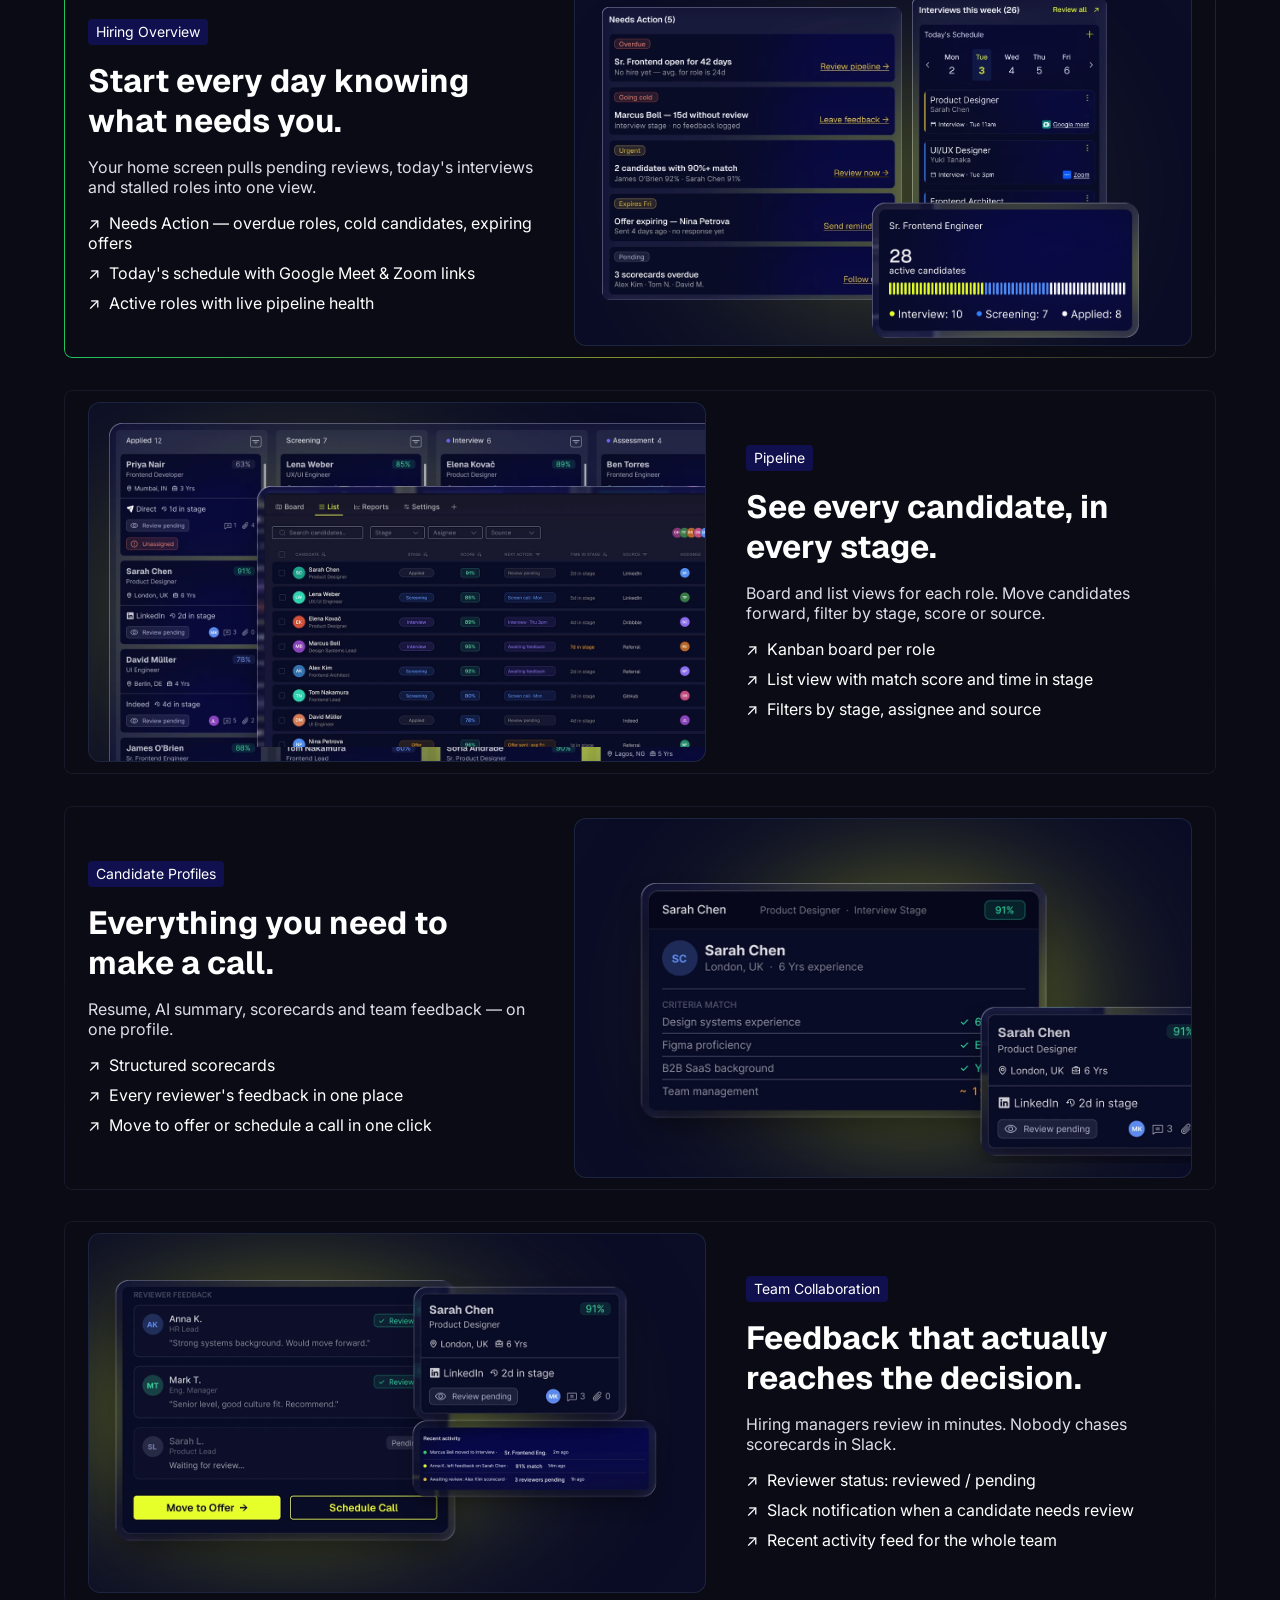
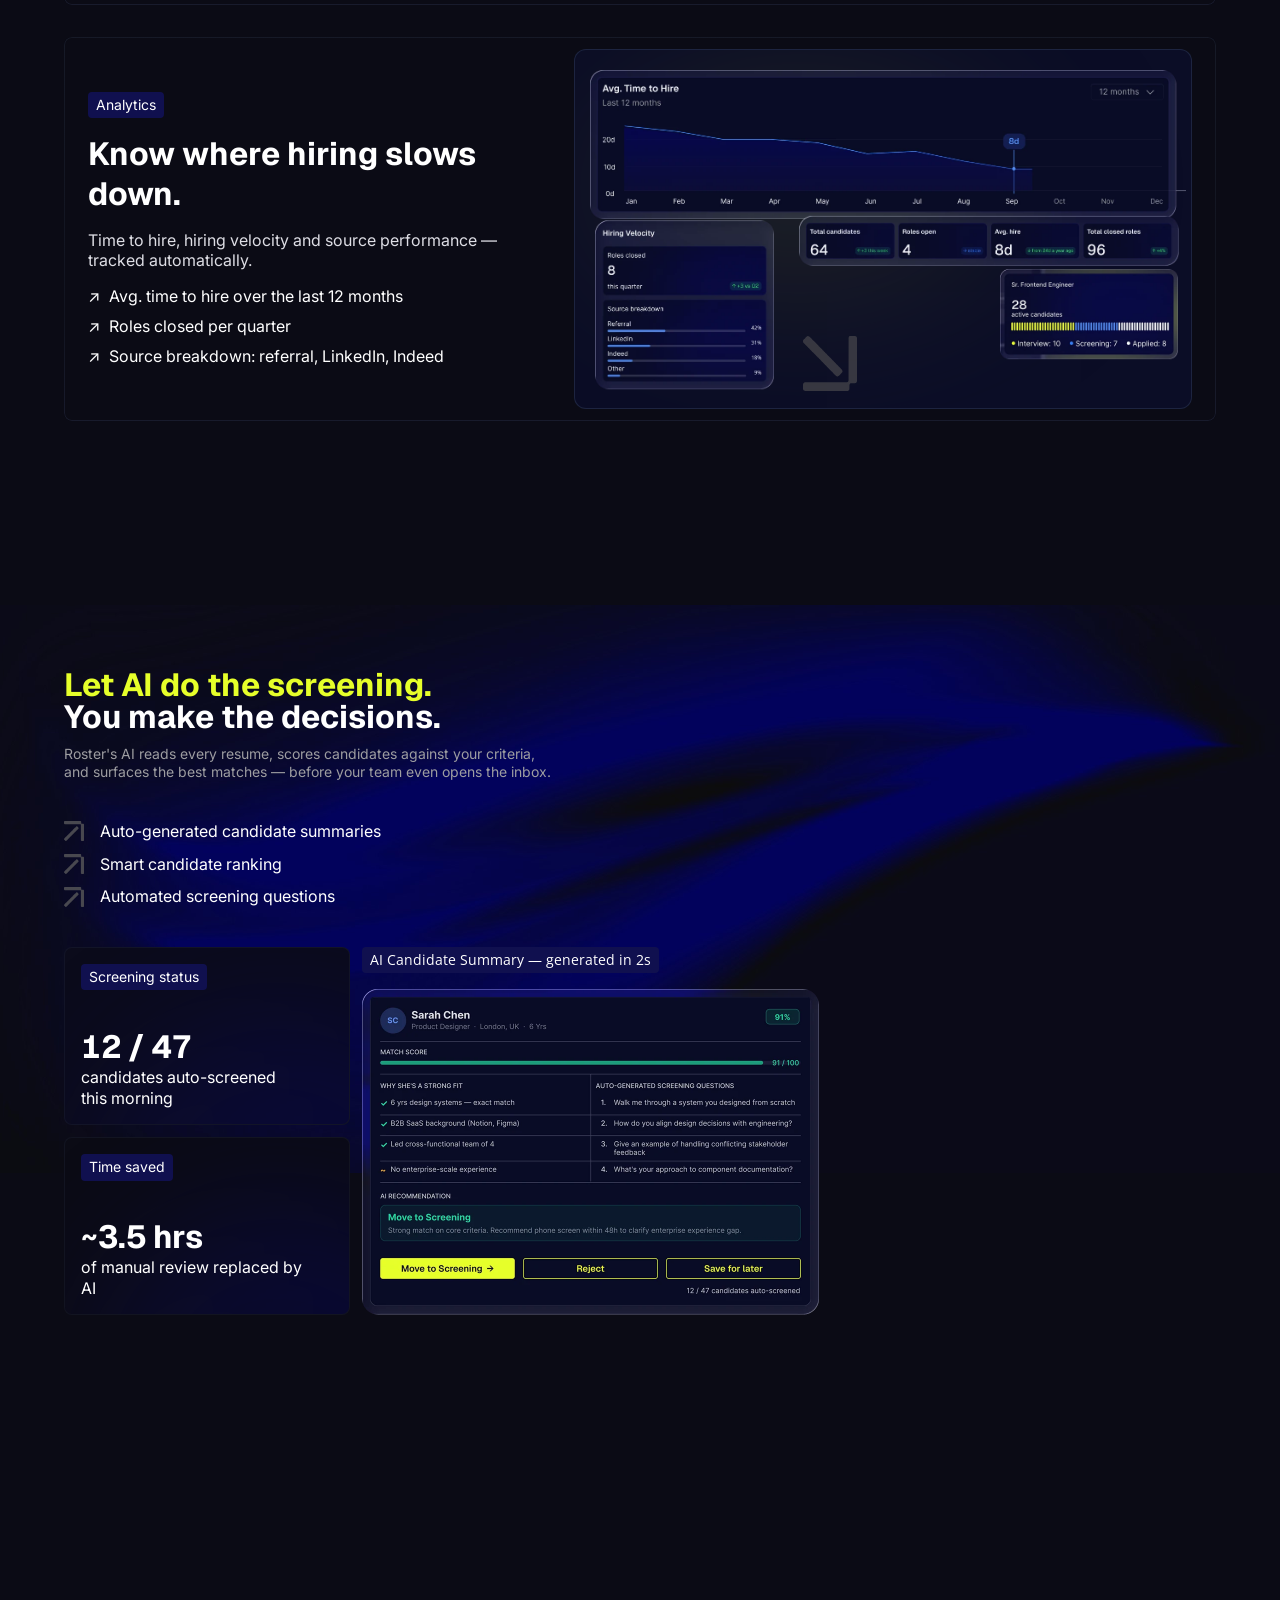
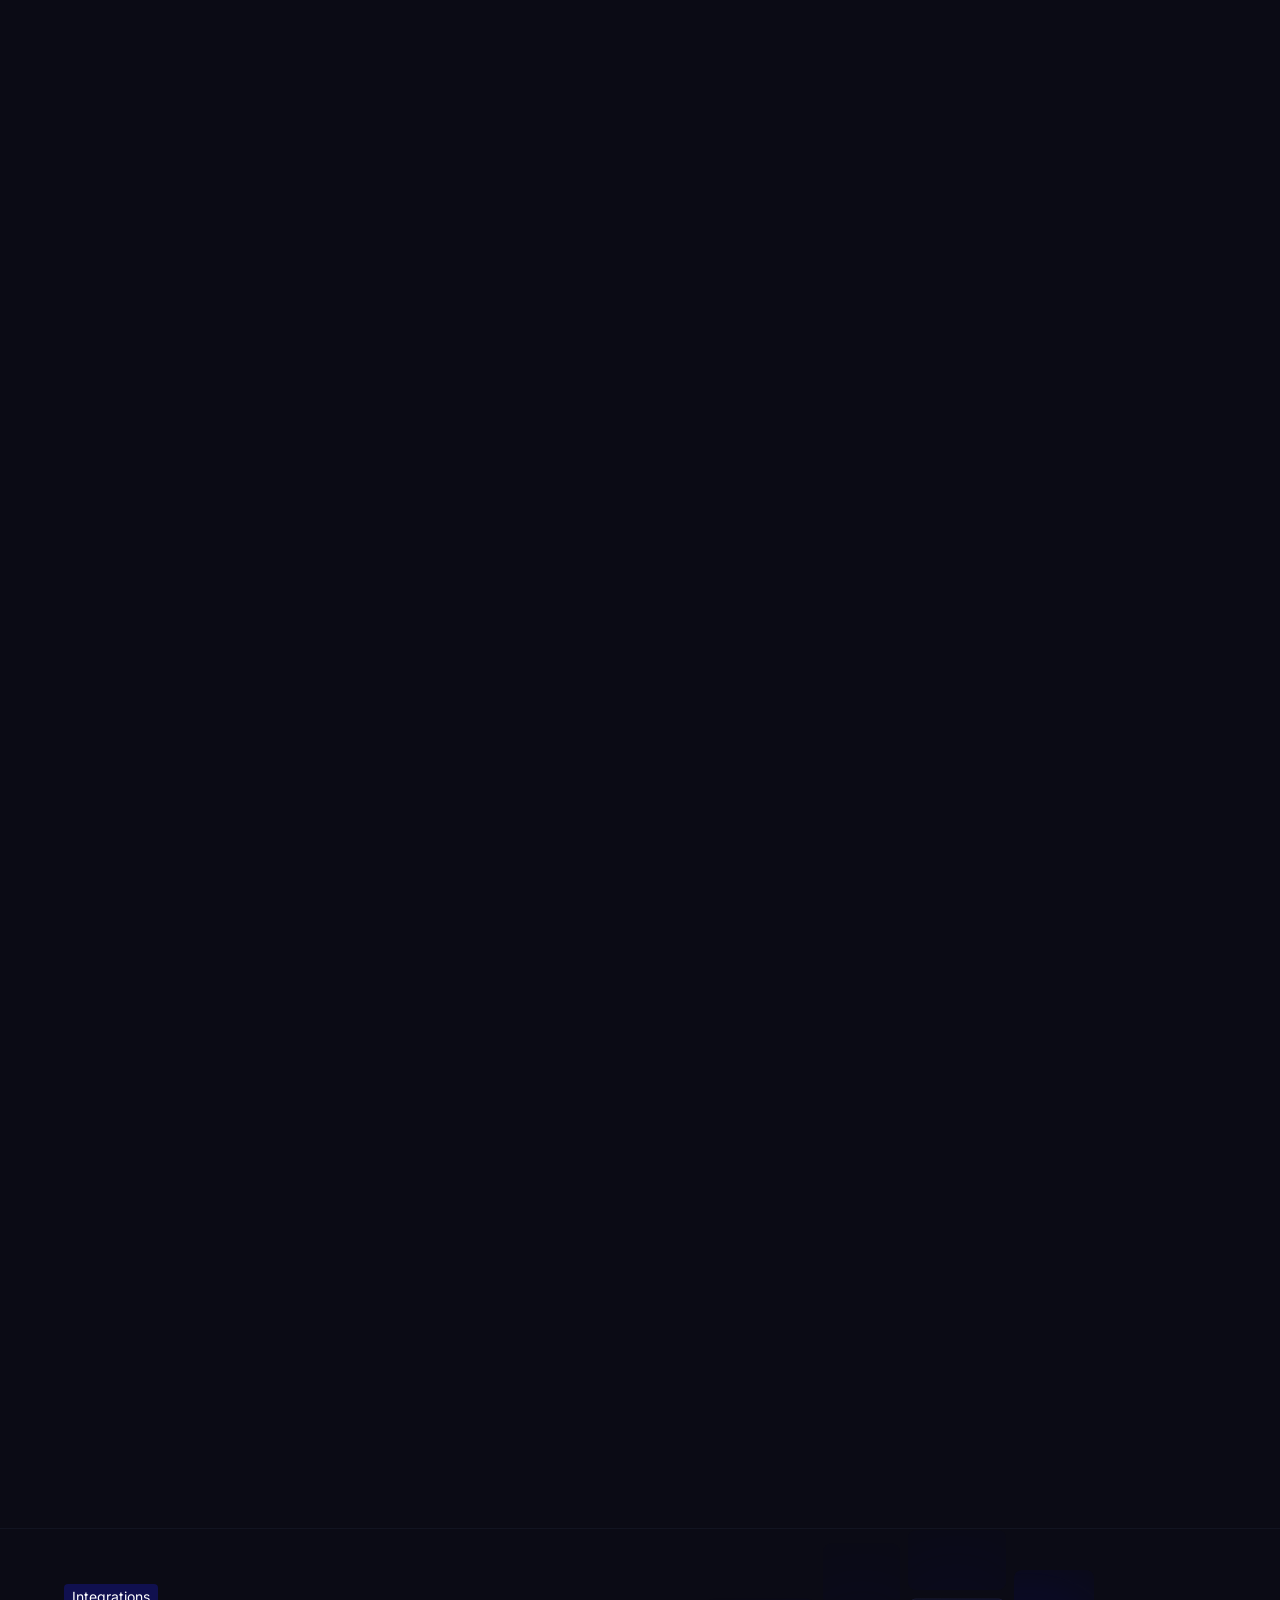
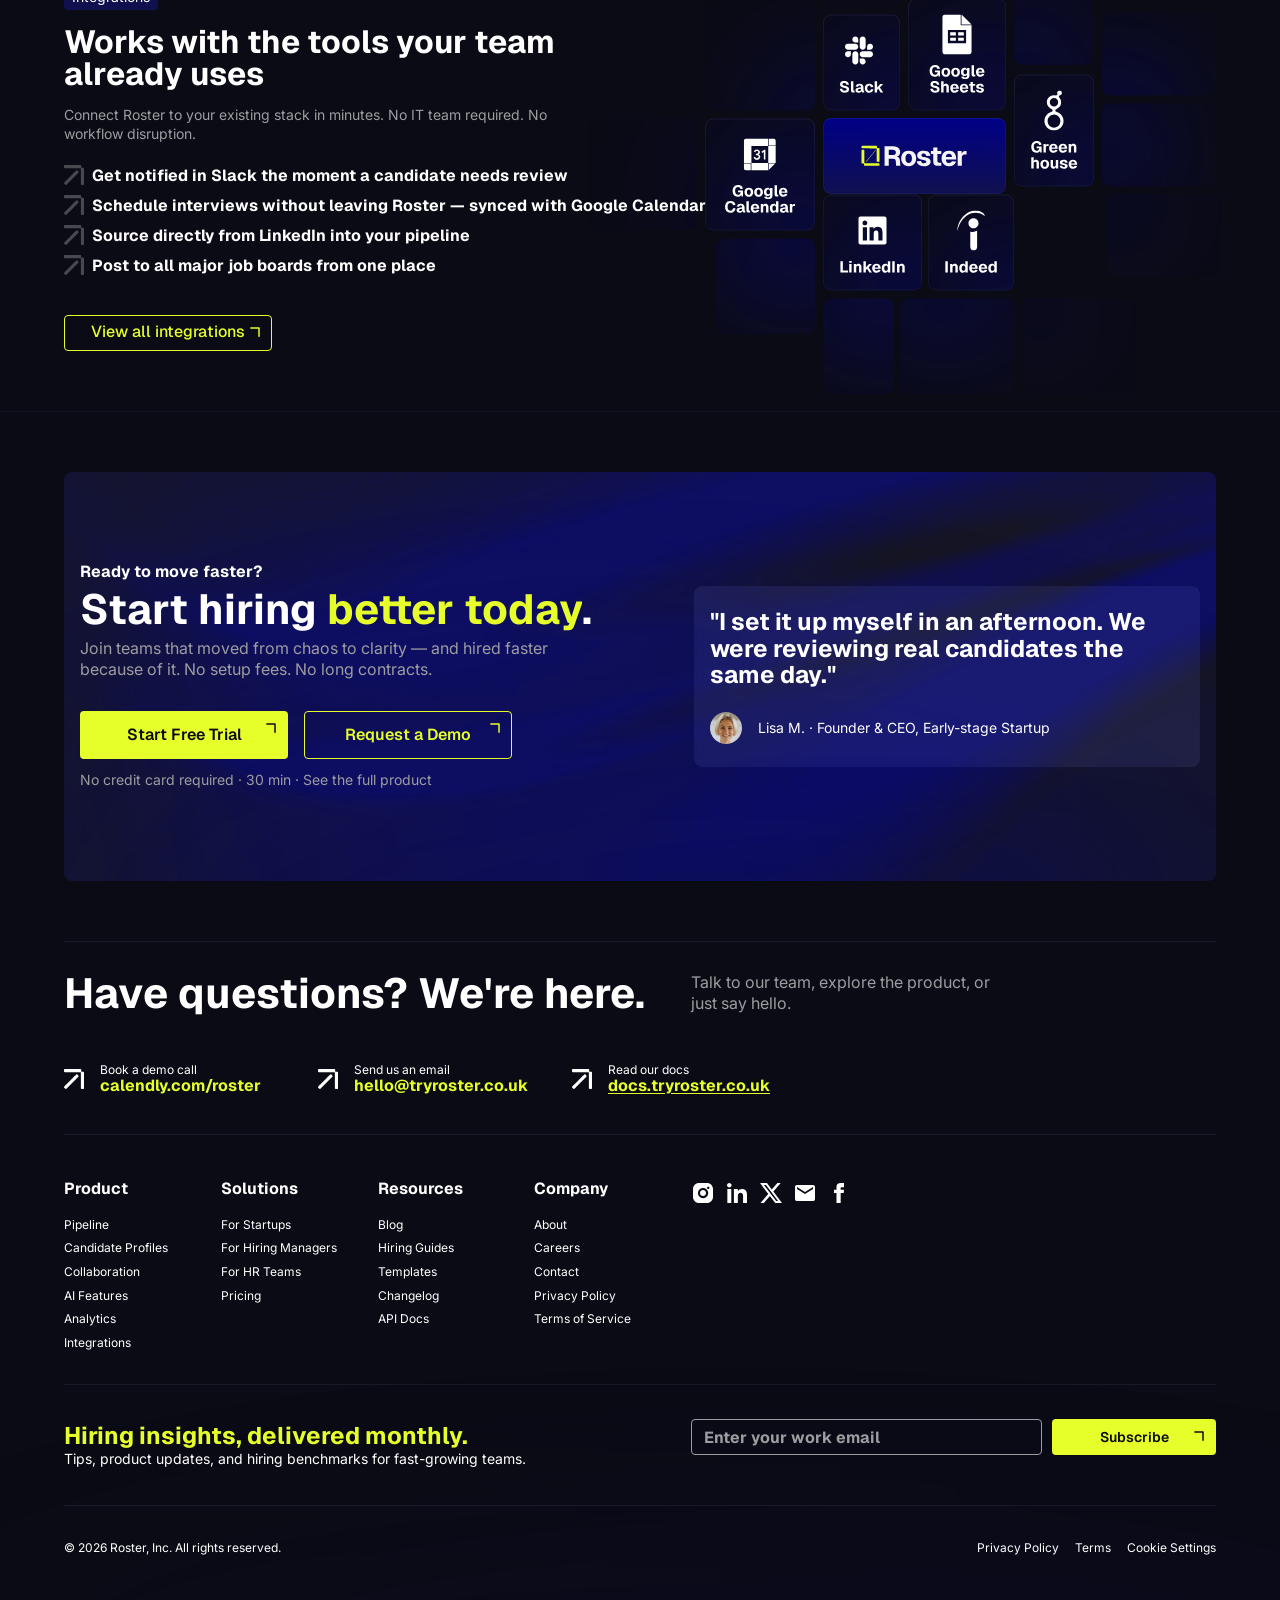
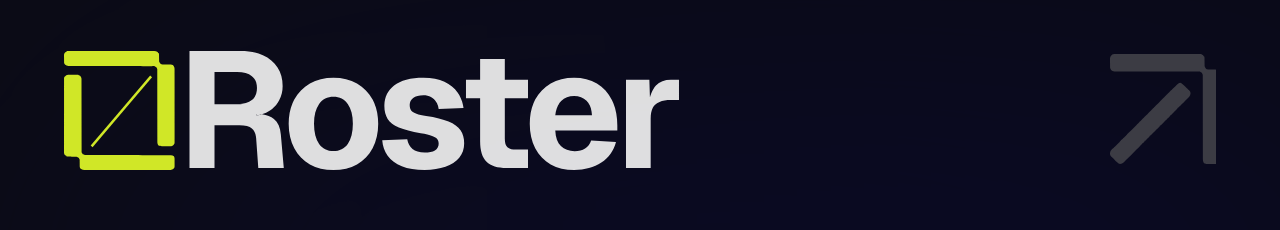
<file: roster/product.html>
<!doctype html>
<html lang="en">
<head>
<meta charset="utf-8">
<meta name="viewport" content="width=device-width, initial-scale=1">
<!-- meta:start -->
<meta name="description" content="One workspace for every hiring decision: pipeline, candidate profiles, team feedback, AI screening and analytics.">
<meta name="theme-color" content="#0B0B15">
<link rel="icon" href="favicon.svg" type="image/svg+xml">
<link rel="icon" href="favicon-32.png" sizes="32x32" type="image/png">
<link rel="apple-touch-icon" href="apple-touch-icon.png">
<meta property="og:type" content="website">
<meta property="og:url" content="https://tryroster.co.uk/product.html">
<meta property="og:site_name" content="Roster">
<meta property="og:title" content="Product — Roster">
<meta property="og:description" content="One workspace for every hiring decision: pipeline, candidate profiles, team feedback, AI screening and analytics.">
<meta property="og:image" content="https://tryroster.co.uk/assets/og-image.jpg">
<meta property="og:image:width" content="1200">
<meta property="og:image:height" content="630">
<meta name="twitter:card" content="summary_large_image">
<meta name="twitter:title" content="Product — Roster">
<meta name="twitter:description" content="One workspace for every hiring decision: pipeline, candidate profiles, team feedback, AI screening and analytics.">
<meta name="twitter:image" content="https://tryroster.co.uk/assets/og-image.jpg">
<!-- meta:end -->
<title>Product — Roster</title>
<link rel="preconnect" href="https://fonts.googleapis.com">
<link rel="preconnect" href="https://fonts.gstatic.com" crossorigin>
<link href="https://fonts.googleapis.com/css2?family=Geist:wght@400;500;600;700&family=Open+Sans:wght@600&family=Sora:wght@600&family=Inter:wght@400;500;600&display=swap" rel="stylesheet">
<link rel="stylesheet" href="styles.css">
<link rel="stylesheet" href="product.css">
</head>
<body>

<!-- ===== Header (Figma: navbar 2062:9150) ===== -->
<header class="navbar" id="navbar">
  <div class="navbar__inner">
    <a class="logo" href="index.html" aria-label="Roster home"><img src="assets/logo.svg" alt="Roster" width="103" height="20"><img class="logo__hover" src="assets/logo-hover.svg" alt="" aria-hidden="true" width="103" height="20"></a>

    <nav class="nav" aria-label="Main">
      <a class="nav__item is-current" href="product.html" aria-current="page"><span>Product</span><svg class="nav__arrow" viewBox="0 0 16 16" fill="none" aria-hidden="true"><path d="M4 12L12 4" stroke="#E6FF2A" stroke-width="1.5" stroke-linecap="round" stroke-linejoin="round"/><path d="M5.5 4H12V10.5" stroke="#E6FF2A" stroke-width="1.5" stroke-linecap="round" stroke-linejoin="round"/></svg></a>
      <div class="nav__dd" id="solDd">
        <button class="nav__item nav__item--caret" type="button" aria-expanded="false" aria-controls="solMenu" aria-haspopup="true"><span>Solutions</span><svg class="nav__arrow" viewBox="0 0 16 16" fill="none" aria-hidden="true"><path d="M4 12L12 4" stroke="#E6FF2A" stroke-width="1.5" stroke-linecap="round" stroke-linejoin="round"/><path d="M5.5 4H12V10.5" stroke="#E6FF2A" stroke-width="1.5" stroke-linecap="round" stroke-linejoin="round"/></svg>
          <svg class="caret" viewBox="0 0 12 12" fill="none" aria-hidden="true"><path d="M9.75 4.5L6 8.25L2.25 4.5" stroke="white" stroke-width="1.5" stroke-linecap="round" stroke-linejoin="round"/></svg>
        </button>
        <div class="nav__menu" id="solMenu" role="menu" aria-label="Solutions">
          <a class="nav__menu-item" href="solutions-founders.html" role="menuitem"><span class="nav__menu-ic"><svg viewBox="0 0 20 20" fill="none" aria-hidden="true"><path d="M17.6 9.6l-2.27-.65a5.2 5.2 0 0 1-3.6-3.6L11.08 3.1a.44.44 0 0 0-.84 0l-.65 2.25a5.2 5.2 0 0 1-3.6 3.6l-2.27.65a.44.44 0 0 0 0 .84l2.27.65a5.2 5.2 0 0 1 3.6 3.6l.65 2.27a.44.44 0 0 0 .84 0l.65-2.27a5.2 5.2 0 0 1 3.6-3.6l2.27-.65a.44.44 0 0 0 0-.84z" fill="none" stroke="currentColor" stroke-width="1.2" stroke-linejoin="round" transform="translate(-.66 0)"/></svg></span><span class="nav__menu-txt"><b>For Startup Founders</b><small>Hire fast without the overhead</small></span></a>
          <a class="nav__menu-item" href="solutions-hr.html" role="menuitem"><span class="nav__menu-ic"><svg viewBox="0 0 20 20" fill="none" aria-hidden="true"><path d="M4.375 1.9375H11.875C11.9489 1.93744 12.0225 1.95224 12.0908 1.98047C12.1589 2.00869 12.2213 2.04947 12.2734 2.10156L16.6484 6.47656C16.7005 6.52872 16.7413 6.59109 16.7695 6.65918C16.7978 6.72746 16.8126 6.80111 16.8125 6.875V16.875C16.8125 17.1899 16.6875 17.4921 16.4648 17.7148C16.2421 17.9375 15.9399 18.0625 15.625 18.0625H4.375C4.06006 18.0625 3.75786 17.9375 3.53516 17.7148C3.31246 17.4921 3.1875 17.1899 3.1875 16.875V3.125L3.19336 3.00781C3.22032 2.7359 3.34025 2.48006 3.53516 2.28516C3.75786 2.06246 4.06006 1.9375 4.375 1.9375ZM4.3125 16.9375H15.6875V7.4375H11.875C11.7258 7.4375 11.583 7.37795 11.4775 7.27246C11.372 7.16697 11.3125 7.02418 11.3125 6.875V3.0625H4.3125V16.9375ZM7.5 12.5625H12.5C12.6492 12.5625 12.792 12.622 12.8975 12.7275C13.003 12.833 13.0625 12.9758 13.0625 13.125C13.0625 13.2742 13.003 13.417 12.8975 13.5225C12.792 13.628 12.6492 13.6875 12.5 13.6875H7.5C7.35082 13.6875 7.20803 13.628 7.10254 13.5225C6.99705 13.417 6.9375 13.2742 6.9375 13.125C6.9375 12.9758 6.99705 12.833 7.10254 12.7275C7.20803 12.622 7.35082 12.5625 7.5 12.5625ZM7.5 10.0625H12.5C12.6492 10.0625 12.792 10.122 12.8975 10.2275C13.003 10.333 13.0625 10.4758 13.0625 10.625C13.0625 10.7742 13.003 10.917 12.8975 11.0225C12.792 11.128 12.6492 11.1875 12.5 11.1875H7.5C7.35082 11.1875 7.20803 11.128 7.10254 11.0225C6.99705 10.917 6.9375 10.7742 6.9375 10.625C6.9375 10.4758 6.99705 10.333 7.10254 10.2275C7.20803 10.122 7.35082 10.0625 7.5 10.0625ZM12.4375 6.3125H14.8926L14.7852 6.20605L12.5439 3.96484L12.4375 3.85742V6.3125Z" fill="currentColor"/></svg></span><span class="nav__menu-txt"><b>For HR &amp; People Ops</b><small>Structure every role. See every pipeline.</small></span></a>
          <a class="nav__menu-item" href="solutions-managers.html" role="menuitem"><span class="nav__menu-ic"><svg viewBox="0 0 20 20" fill="none" aria-hidden="true"><path d="M19.3211 9.74688C19.2937 9.68516 18.632 8.21719 17.1609 6.74609C15.2008 4.78594 12.725 3.75 9.99999 3.75C7.27499 3.75 4.79921 4.78594 2.83905 6.74609C1.36796 8.21719 0.703118 9.6875 0.678899 9.74688C0.643362 9.82681 0.625 9.91331 0.625 10.0008C0.625 10.0883 0.643362 10.1748 0.678899 10.2547C0.706243 10.3164 1.36796 11.7836 2.83905 13.2547C4.79921 15.2141 7.27499 16.25 9.99999 16.25C12.725 16.25 15.2008 15.2141 17.1609 13.2547C18.632 11.7836 19.2937 10.3164 19.3211 10.2547C19.3566 10.1748 19.375 10.0883 19.375 10.0008C19.375 9.91331 19.3566 9.82681 19.3211 9.74688ZM9.99999 15C7.5953 15 5.49452 14.1258 3.75546 12.4023C3.0419 11.6927 2.43483 10.8836 1.95312 10C2.4347 9.11636 3.04179 8.30717 3.75546 7.59766C5.49452 5.87422 7.5953 5 9.99999 5C12.4047 5 14.5055 5.87422 16.2445 7.59766C16.9595 8.307 17.5679 9.11619 18.0508 10C17.4875 11.0516 15.0336 15 9.99999 15ZM9.99999 6.25C9.25831 6.25 8.53329 6.46993 7.9166 6.88199C7.29992 7.29404 6.81927 7.87971 6.53544 8.56494C6.25162 9.25016 6.17735 10.0042 6.32205 10.7316C6.46674 11.459 6.82389 12.1272 7.34834 12.6517C7.87279 13.1761 8.54097 13.5333 9.2684 13.6779C9.99583 13.8226 10.7498 13.7484 11.4351 13.4645C12.1203 13.1807 12.7059 12.7001 13.118 12.0834C13.5301 11.4667 13.75 10.7417 13.75 10C13.749 9.00576 13.3535 8.05253 12.6505 7.34949C11.9475 6.64645 10.9942 6.25103 9.99999 6.25ZM9.99999 12.5C9.50554 12.5 9.02219 12.3534 8.61107 12.0787C8.19994 11.804 7.87951 11.4135 7.69029 10.9567C7.50107 10.4999 7.45157 9.99723 7.54803 9.51227C7.64449 9.02732 7.88259 8.58186 8.23222 8.23223C8.58186 7.8826 9.02731 7.6445 9.51227 7.54804C9.99722 7.45157 10.4999 7.50108 10.9567 7.6903C11.4135 7.87952 11.804 8.19995 12.0787 8.61107C12.3534 9.0222 12.5 9.50555 12.5 10C12.5 10.663 12.2366 11.2989 11.7678 11.7678C11.2989 12.2366 10.663 12.5 9.99999 12.5Z" fill="currentColor"/></svg></span><span class="nav__menu-txt"><b>For Hiring Managers</b><small>Review candidates. Not email threads.</small></span></a>
        </div>
      </div>
      <a class="nav__item" href="integrations.html"><span>Integrations</span><svg class="nav__arrow" viewBox="0 0 16 16" fill="none" aria-hidden="true"><path d="M4 12L12 4" stroke="#E6FF2A" stroke-width="1.5" stroke-linecap="round" stroke-linejoin="round"/><path d="M5.5 4H12V10.5" stroke="#E6FF2A" stroke-width="1.5" stroke-linecap="round" stroke-linejoin="round"/></svg></a>
      <a class="nav__item" href="pricing.html"><span>Pricing</span><svg class="nav__arrow" viewBox="0 0 16 16" fill="none" aria-hidden="true"><path d="M4 12L12 4" stroke="#E6FF2A" stroke-width="1.5" stroke-linecap="round" stroke-linejoin="round"/><path d="M5.5 4H12V10.5" stroke="#E6FF2A" stroke-width="1.5" stroke-linecap="round" stroke-linejoin="round"/></svg></a>
    </nav>

    <div class="navbar__actions">
      <a class="navbar__login" href="auth.html?mode=login"><span>Log in</span></a>
      <a class="btn btn--secondary btn--sm" href="auth.html">Start Free Trial
        <svg class="btn__arrow" viewBox="0 0 20 20" fill="none" aria-hidden="true"><path d="M6.875 5H15V13.125" stroke="#E6FF2A" stroke-width="1.5" stroke-linecap="round" stroke-linejoin="round"/></svg>
            <svg class="btn__arrow-hover" viewBox="0 0 24 24" fill="none" aria-hidden="true"><path d="M6 18L18 6" stroke="#E6FF2A" stroke-width="1.5" stroke-linecap="round" stroke-linejoin="round"/><path d="M8.25 6H18V15.75" stroke="#E6FF2A" stroke-width="1.5" stroke-linecap="round" stroke-linejoin="round"/></svg>
      </a>
    </div>
  </div>
</header>

<main class="top top--product">
  <!-- ===== Hero (Figma 2084:14227) ===== -->
  <section class="phero">
    <h1 class="phero__title reveal" style="--d:.1s">One workspace for every hiring decision</h1>
    <div class="phero__side">
      <p class="phero__lead reveal" style="--d:.3s">Pipeline, candidate profiles, team feedback, AI screening and analytics — connected, so nothing falls between tools.</p>
      <div class="phero__ctas reveal" style="--d:.45s">
        <a class="btn btn--primary btn--md" href="auth.html">Get Started
          <svg class="btn__arrow" viewBox="0 0 20 20" fill="none" aria-hidden="true"><path d="M6.875 5H15V13.125" stroke="#0B0B15" stroke-width="1.5" stroke-linecap="round" stroke-linejoin="round"/></svg>
          <svg class="btn__arrow-hover" viewBox="0 0 24 24" fill="none" aria-hidden="true"><path d="M6 18L18 6" stroke="#232398" stroke-width="2" stroke-linecap="round" stroke-linejoin="round"/><path d="M8.25 6H18V15.75" stroke="#232398" stroke-width="2" stroke-linecap="round" stroke-linejoin="round"/></svg>
        </a>
        <a class="btn btn--secondary btn--md" href="demo.html">Request a Demo
          <svg class="btn__arrow" viewBox="0 0 20 20" fill="none" aria-hidden="true"><path d="M6.875 5H15V13.125" stroke="#E6FF2A" stroke-width="1.5" stroke-linecap="round" stroke-linejoin="round"/></svg>
          <svg class="btn__arrow-hover" viewBox="0 0 24 24" fill="none" aria-hidden="true"><path d="M6 18L18 6" stroke="#E6FF2A" stroke-width="1.5" stroke-linecap="round" stroke-linejoin="round"/><path d="M8.25 6H18V15.75" stroke="#E6FF2A" stroke-width="1.5" stroke-linecap="round" stroke-linejoin="round"/></svg>
        </a>
      </div>
    </div>
  </section>

  <!-- ===== Product window + anchor nav (Figma 2092:24925 / 2084:14236 / 2084:14868) ===== -->
  <section class="pshow">
    <div class="pshow__stage">
      <img class="pshow__bg" src="assets/product-bg.jpg" alt="" aria-hidden="true">
      <div class="pshow__window" id="pwindow">
        <div class="window__bar">
          <svg width="50" height="16" viewBox="0 0 50 16" fill="none" aria-hidden="true"><rect x="3" y="3" width="10" height="10" rx="5" fill="#DF3F3F"/><rect x="20" y="3" width="10" height="10" rx="5" fill="#E4C031"/><rect x="37" y="3" width="10" height="10" rx="5" fill="#2DDE68"/></svg>
          <div class="window__url">tryroster.co.uk</div>
        </div>
        <div class="pshow__screen-wrap" id="dashWrap"><img class="pshow__screen-img" src="assets/dashboard.svg" alt="Roster Hiring Overview dashboard: Good morning, Jane — stats, time to hire, pending reviews, interviews this week" width="800" height="471"></div>
      </div>
    </div>
  </section>
  <nav class="anchors" id="anchors" aria-label="Product sections">
    <div class="anchors__in"><a class="anchors__chip" href="#overview">Overview</a><a class="anchors__chip" href="#pipeline">Pipeline</a><a class="anchors__chip" href="#candidates">Candidates</a><a class="anchors__chip" href="#collaboration">Collaboration</a><a class="anchors__chip" href="#analytics">Analytics</a><a class="anchors__chip" href="#ai">AI screening</a><a class="anchors__chip" href="#integrations">Integrations</a></div>
  </nav>

  <!-- ===== How a hire moves (Figma 2090:22621) ===== -->
  <section class="flow" data-observe>
    <h2 class="flow__title">How a hire moves through Roster</h2>
    <ol class="flow__steps">
        <li class="step" style="--c:#21C45E;--i:0">
          <div class="step__card"><svg class="step__ic" viewBox="0 0 28 28" fill="none" aria-hidden="true"><path d="M12.25 12.25H15.75" stroke="currentColor" stroke-linecap="round" stroke-linejoin="round"/><path d="M23.625 7H4.375C3.89175 7 3.5 7.39175 3.5 7.875V21.875C3.5 22.3582 3.89175 22.75 4.375 22.75H23.625C24.1082 22.75 24.5 22.3582 24.5 21.875V7.875C24.5 7.39175 24.1082 7 23.625 7Z" stroke="currentColor" stroke-linecap="round" stroke-linejoin="round"/><path d="M18.375 7V5.25C18.375 4.78587 18.1906 4.34075 17.8624 4.01256C17.5342 3.68437 17.0891 3.5 16.625 3.5H11.375C10.9109 3.5 10.4658 3.68437 10.1376 4.01256C9.80937 4.34075 9.625 4.78587 9.625 5.25V7" stroke="currentColor" stroke-linecap="round" stroke-linejoin="round"/><path d="M24.5 12.9404C21.3091 14.7867 17.6866 15.7561 14 15.7503C10.3136 15.7562 6.69115 14.7872 3.5 12.9415" stroke="currentColor" stroke-linecap="round" stroke-linejoin="round"/></svg><span class="sbadge badge--w"><svg viewBox="0 0 28 28" fill="none" aria-hidden="true"><path d="M24.863 3.13717C24.643 2.91725 24.3683 2.75997 24.0672 2.68153C23.7661 2.60309 23.4496 2.60633 23.1502 2.69092H23.1338L2.14038 9.06092C1.79956 9.15914 1.49664 9.3586 1.27174 9.63288C1.04685 9.90716 0.910612 10.2433 0.881078 10.5968C0.851545 10.9502 0.930111 11.3043 1.10637 11.6121C1.28262 11.9199 1.54824 12.1669 1.86804 12.3203L11.1562 16.844L15.6733 26.1267C15.8138 26.4265 16.0372 26.6799 16.3171 26.8568C16.597 27.0338 16.9216 27.1269 17.2527 27.1253C17.303 27.1253 17.3533 27.1231 17.4037 27.1187C17.7568 27.0901 18.0928 26.9542 18.3665 26.7292C18.6402 26.5042 18.8386 26.2008 18.9349 25.8598L25.3005 4.86638C25.3005 4.86092 25.3005 4.85545 25.3005 4.84998C25.3862 4.55134 25.3908 4.23528 25.314 3.93427C25.2371 3.63325 25.0814 3.35813 24.863 3.13717ZM17.2626 25.3589L17.2571 25.3742V25.3665L12.8755 16.365L18.1255 11.115C18.2827 10.9495 18.369 10.7293 18.3661 10.5011C18.3632 10.2729 18.2712 10.0549 18.1099 9.89358C17.9485 9.73223 17.7305 9.6403 17.5024 9.63737C17.2742 9.63445 17.0539 9.72078 16.8885 9.87795L11.6385 15.1279L2.63366 10.7464H2.626H2.64132L23.6249 4.37529L17.2626 25.3589Z" fill="currentColor"/></svg>Direct apply</span></div>
          <h3 class="step__t">1. Post a job</h3>
          <p class="step__s">Job boards + LinkedIn</p>
        </li>
        <li class="step" style="--c:#52D351;--i:1">
          <div class="step__card"><svg class="step__ic" viewBox="0 0 28 28" fill="none" aria-hidden="true"><path d="M24.6596 13.4391L21.4781 12.5302C18.5521 11.6937 16.3051 9.4479 15.4686 6.52073L14.5598 3.33924C14.4163 2.83874 13.5809 2.83874 13.4374 3.33924L12.5286 6.52073C11.6921 9.4479 9.44509 11.6949 6.51909 12.5302L3.33757 13.4391C3.08674 13.5103 2.91406 13.7401 2.91406 14.0002C2.91406 14.2604 3.08674 14.4891 3.33757 14.5614L6.51909 15.4703C9.44509 16.3068 11.6921 18.5526 12.5286 21.4798L13.4374 24.6612C13.5098 24.9121 13.7384 25.0848 13.9986 25.0848C14.2587 25.0848 14.4874 24.9121 14.5598 24.6612L15.4686 21.4798C16.3051 18.5526 18.5521 16.3056 21.4781 15.4703L24.6596 14.5614C24.9104 14.4902 25.0831 14.2604 25.0831 14.0002C25.0831 13.7401 24.9104 13.5114 24.6596 13.4391Z" stroke="currentColor" stroke-width="1.5" stroke-linejoin="round"/></svg><span class="sbadge badge--g"><svg viewBox="0 0 16 16" fill="none" aria-hidden="true"><path d="M8 3.0625C10.1631 3.0625 12.1279 3.88477 13.6846 5.44141C14.8538 6.61074 15.3792 7.77766 15.3994 7.82324C15.4242 7.87915 15.4375 7.93981 15.4375 8.00098C15.4375 8.06209 15.4242 8.12287 15.3994 8.17871C15.3768 8.22954 14.8512 9.39299 13.6846 10.5596C12.1279 12.1156 10.1631 12.9375 8 12.9375C5.97218 12.9375 4.11868 12.2151 2.6123 10.8428L2.31543 10.5596C1.14888 9.39302 0.623177 8.2296 0.600586 8.17871C0.575758 8.12287 0.562549 8.06209 0.5625 8.00098C0.5625 7.9398 0.575757 7.87915 0.600586 7.82324V7.82129C0.617592 7.7796 1.14586 6.61104 2.31543 5.44141C3.87206 3.88477 5.8369 3.0625 8 3.0625ZM8 3.9375C6.05943 3.9375 4.36267 4.64407 2.95996 6.03418C2.38499 6.60586 1.89585 7.2578 1.50781 7.96973L1.49121 8L1.50781 8.03027C1.89596 8.74213 2.38509 9.39406 2.95996 9.96582C4.36267 11.3559 6.05943 12.0625 8 12.0625C12.0637 12.0625 14.0432 8.87474 14.4961 8.0293L14.5117 8L14.4951 7.96973C14.106 7.2577 13.616 6.60571 13.04 6.03418C11.6373 4.64407 9.94057 3.9375 8 3.9375ZM8 5.0625C8.77882 5.06333 9.52546 5.37312 10.0762 5.92383C10.6269 6.47454 10.9367 7.22118 10.9375 8C10.9375 8.58095 10.7651 9.14878 10.4424 9.63184C10.1196 10.1149 9.66078 10.4915 9.12402 10.7139C8.58729 10.9362 7.99655 10.9942 7.42676 10.8809C6.85701 10.7675 6.33362 10.4879 5.92285 10.0771C5.51208 9.66638 5.23251 9.14299 5.11914 8.57324C5.0058 8.00345 5.06383 7.41271 5.28613 6.87598C5.50847 6.33922 5.88509 5.88039 6.36816 5.55762C6.79093 5.27516 7.27859 5.10765 7.7832 5.07031L8 5.0625ZM8.78906 6.09473C8.41222 5.93866 7.99771 5.89796 7.59766 5.97754C7.19759 6.05713 6.83043 6.25356 6.54199 6.54199C6.25356 6.83043 6.05713 7.19759 5.97754 7.59766C5.89796 7.9977 5.93866 8.41222 6.09473 8.78906C6.25083 9.16594 6.51532 9.48821 6.85449 9.71484C7.19362 9.94138 7.59216 10.0625 8 10.0625C8.54701 10.0625 9.07122 9.8448 9.45801 9.45801C9.8448 9.07121 10.0625 8.54701 10.0625 8C10.0625 7.59216 9.94138 7.19362 9.71484 6.85449C9.48821 6.51532 9.16593 6.25083 8.78906 6.09473Z" fill="currentColor"/></svg>94% match</span></div>
          <h3 class="step__t">2. AI screens</h3>
          <p class="step__s">Summaries + ranking</p>
        </li>
        <li class="step" style="--c:#84E244;--i:2">
          <div class="step__card"><svg class="step__ic" viewBox="0 0 28 28" fill="none" aria-hidden="true"><path d="M4.93828 25.1683C4.81084 25.2755 4.65544 25.3441 4.49035 25.3661C4.32526 25.388 4.15733 25.3624 4.0063 25.2922C3.85526 25.222 3.72739 25.1102 3.6377 24.9699C3.54802 24.8296 3.50025 24.6665 3.5 24.5V7C3.5 6.76794 3.59219 6.54538 3.75628 6.38128C3.92038 6.21719 4.14294 6.125 4.375 6.125H23.625C23.8571 6.125 24.0796 6.21719 24.2437 6.38128C24.4078 6.54538 24.5 6.76794 24.5 7V21C24.5 21.2321 24.4078 21.4546 24.2437 21.6187C24.0796 21.7828 23.8571 21.875 23.625 21.875H8.75L4.93828 25.1683Z" stroke="currentColor" stroke-linecap="round" stroke-linejoin="round"/><path d="M10.5 12.25H17.5" stroke="currentColor" stroke-linecap="round" stroke-linejoin="round"/><path d="M10.5 15.75H17.5" stroke="currentColor" stroke-linecap="round" stroke-linejoin="round"/></svg><span class="sbadge badge--p"><svg viewBox="0 0 28 28" fill="none" aria-hidden="true"><path d="M24.863 3.13717C24.643 2.91725 24.3683 2.75997 24.0672 2.68153C23.7661 2.60309 23.4496 2.60633 23.1502 2.69092H23.1338L2.14038 9.06092C1.79956 9.15914 1.49664 9.3586 1.27174 9.63288C1.04685 9.90716 0.910612 10.2433 0.881078 10.5968C0.851545 10.9502 0.930111 11.3043 1.10637 11.6121C1.28262 11.9199 1.54824 12.1669 1.86804 12.3203L11.1562 16.844L15.6733 26.1267C15.8138 26.4265 16.0372 26.6799 16.3171 26.8568C16.597 27.0338 16.9216 27.1269 17.2527 27.1253C17.303 27.1253 17.3533 27.1231 17.4037 27.1187C17.7568 27.0901 18.0928 26.9542 18.3665 26.7292C18.6402 26.5042 18.8386 26.2008 18.9349 25.8598L25.3005 4.86638C25.3005 4.86092 25.3005 4.85545 25.3005 4.84998C25.3862 4.55134 25.3908 4.23528 25.314 3.93427C25.2371 3.63325 25.0814 3.35813 24.863 3.13717ZM17.2626 25.3589L17.2571 25.3742V25.3665L12.8755 16.365L18.1255 11.115C18.2827 10.9495 18.369 10.7293 18.3661 10.5011C18.3632 10.2729 18.2712 10.0549 18.1099 9.89358C17.9485 9.73223 17.7305 9.6403 17.5024 9.63737C17.2742 9.63445 17.0539 9.72078 16.8885 9.87795L11.6385 15.1279L2.63366 10.7464H2.626H2.64132L23.6249 4.37529L17.2626 25.3589Z" fill="currentColor"/></svg>Awaiting feedback</span></div>
          <h3 class="step__t">3. Team reviews</h3>
          <p class="step__s">Scorecards + feedback</p>
        </li>
        <li class="step" style="--c:#B5F037;--i:3">
          <div class="step__card"><svg class="step__ic" viewBox="0 0 28 28" fill="none" aria-hidden="true"><path d="M22.75 3.5H20.125V2.625C20.125 2.39294 20.0328 2.17038 19.8687 2.00628C19.7046 1.84219 19.4821 1.75 19.25 1.75C19.0179 1.75 18.7954 1.84219 18.6313 2.00628C18.4672 2.17038 18.375 2.39294 18.375 2.625V3.5H9.625V2.625C9.625 2.39294 9.53281 2.17038 9.36872 2.00628C9.20462 1.84219 8.98206 1.75 8.75 1.75C8.51794 1.75 8.29538 1.84219 8.13128 2.00628C7.96719 2.17038 7.875 2.39294 7.875 2.625V3.5H5.25C4.78587 3.5 4.34075 3.68437 4.01256 4.01256C3.68437 4.34075 3.5 4.78587 3.5 5.25V22.75C3.5 23.2141 3.68437 23.6592 4.01256 23.9874C4.34075 24.3156 4.78587 24.5 5.25 24.5H22.75C23.2141 24.5 23.6592 24.3156 23.9874 23.9874C24.3156 23.6592 24.5 23.2141 24.5 22.75V5.25C24.5 4.78587 24.3156 4.34075 23.9874 4.01256C23.6592 3.68437 23.2141 3.5 22.75 3.5ZM7.875 5.25V6.125C7.875 6.35706 7.96719 6.57962 8.13128 6.74372C8.29538 6.90781 8.51794 7 8.75 7C8.98206 7 9.20462 6.90781 9.36872 6.74372C9.53281 6.57962 9.625 6.35706 9.625 6.125V5.25H18.375V6.125C18.375 6.35706 18.4672 6.57962 18.6313 6.74372C18.7954 6.90781 19.0179 7 19.25 7C19.4821 7 19.7046 6.90781 19.8687 6.74372C20.0328 6.57962 20.125 6.35706 20.125 6.125V5.25H22.75V8.75H5.25V5.25H7.875ZM22.75 22.75H5.25V10.5H22.75V22.75Z" fill="currentColor"/></svg><span class="sbadge badge--b"><svg viewBox="0 0 28 28" fill="none" aria-hidden="true"><path d="M22.75 3.5H20.125V2.625C20.125 2.39294 20.0328 2.17038 19.8687 2.00628C19.7046 1.84219 19.4821 1.75 19.25 1.75C19.0179 1.75 18.7954 1.84219 18.6313 2.00628C18.4672 2.17038 18.375 2.39294 18.375 2.625V3.5H9.625V2.625C9.625 2.39294 9.53281 2.17038 9.36872 2.00628C9.20462 1.84219 8.98206 1.75 8.75 1.75C8.51794 1.75 8.29538 1.84219 8.13128 2.00628C7.96719 2.17038 7.875 2.39294 7.875 2.625V3.5H5.25C4.78587 3.5 4.34075 3.68437 4.01256 4.01256C3.68437 4.34075 3.5 4.78587 3.5 5.25V22.75C3.5 23.2141 3.68437 23.6592 4.01256 23.9874C4.34075 24.3156 4.78587 24.5 5.25 24.5H22.75C23.2141 24.5 23.6592 24.3156 23.9874 23.9874C24.3156 23.6592 24.5 23.2141 24.5 22.75V5.25C24.5 4.78587 24.3156 4.34075 23.9874 4.01256C23.6592 3.68437 23.2141 3.5 22.75 3.5ZM7.875 5.25V6.125C7.875 6.35706 7.96719 6.57962 8.13128 6.74372C8.29538 6.90781 8.51794 7 8.75 7C8.98206 7 9.20462 6.90781 9.36872 6.74372C9.53281 6.57962 9.625 6.35706 9.625 6.125V5.25H18.375V6.125C18.375 6.35706 18.4672 6.57962 18.6313 6.74372C18.7954 6.90781 19.0179 7 19.25 7C19.4821 7 19.7046 6.90781 19.8687 6.74372C20.0328 6.57962 20.125 6.35706 20.125 6.125V5.25H22.75V8.75H5.25V5.25H7.875ZM22.75 22.75H5.25V10.5H22.75V22.75Z" fill="currentColor"/></svg>Interview · Thu 3pm</span></div>
          <h3 class="step__t">4. Interview</h3>
          <p class="step__s">Calendar sync</p>
        </li>
        <li class="step" style="--c:#E6FF2A;--i:4">
          <div class="step__card"><svg class="step__ic" viewBox="0 0 28 28" fill="none" aria-hidden="true"><path d="M24.863 3.13717C24.643 2.91725 24.3683 2.75997 24.0672 2.68153C23.7661 2.60309 23.4496 2.60633 23.1502 2.69092H23.1338L2.14038 9.06092C1.79956 9.15914 1.49664 9.3586 1.27174 9.63288C1.04685 9.90716 0.910612 10.2433 0.881078 10.5968C0.851545 10.9502 0.930111 11.3043 1.10637 11.6121C1.28262 11.9199 1.54824 12.1669 1.86804 12.3203L11.1562 16.844L15.6733 26.1267C15.8138 26.4265 16.0372 26.6799 16.3171 26.8568C16.597 27.0338 16.9216 27.1269 17.2527 27.1253C17.303 27.1253 17.3533 27.1231 17.4037 27.1187C17.7568 27.0901 18.0928 26.9542 18.3665 26.7292C18.6402 26.5042 18.8386 26.2008 18.9349 25.8598L25.3005 4.86638C25.3005 4.86092 25.3005 4.85545 25.3005 4.84998C25.3862 4.55134 25.3908 4.23528 25.314 3.93427C25.2371 3.63325 25.0814 3.35813 24.863 3.13717ZM17.2626 25.3589L17.2571 25.3742V25.3665L12.8755 16.365L18.1255 11.115C18.2827 10.9495 18.369 10.7293 18.3661 10.5011C18.3632 10.2729 18.2712 10.0549 18.1099 9.89358C17.9485 9.73223 17.7305 9.6403 17.5024 9.63737C17.2742 9.63445 17.0539 9.72078 16.8885 9.87795L11.6385 15.1279L2.63366 10.7464H2.626H2.64132L23.6249 4.37529L17.2626 25.3589Z" fill="currentColor"/></svg><span class="sbadge badge--y"><svg viewBox="0 0 16 16" fill="none" aria-hidden="true"><path d="M14 3H2C1.86739 3 1.74021 3.05268 1.64645 3.14645C1.55268 3.24021 1.5 3.36739 1.5 3.5V12C1.5 12.2652 1.60536 12.5196 1.79289 12.7071C1.98043 12.8946 2.23478 13 2.5 13H13.5C13.7652 13 14.0196 12.8946 14.2071 12.7071C14.3946 12.5196 14.5 12.2652 14.5 12V3.5C14.5 3.36739 14.4473 3.24021 14.3536 3.14645C14.2598 3.05268 14.1326 3 14 3ZM12.7144 4L8 8.32187L3.28562 4H12.7144ZM13.5 12H2.5V4.63688L7.66187 9.36875C7.75412 9.45343 7.87478 9.50041 8 9.50041C8.12522 9.50041 8.24588 9.45343 8.33813 9.36875L13.5 4.63688V12Z" fill="currentColor"/></svg>Offer sent · exp Fri</span></div>
          <h3 class="step__t">5. Decide</h3>
          <p class="step__s">Move to offer</p>
        </li>
    </ol>
  </section>

  <!-- ===== Feature deck: 5 modules pin and stack, active gradient border passes on ===== -->
  <div class="pdeck" id="pdeck">
    <!-- Module / Hiring Overview (Figma 2084:14916) -->
    <section class="mod pcard" id="overview" style="--i:0" data-observe>
      <div class="mod__row">
        <div class="mod__text">
          <span class="tag">Hiring Overview</span>
          <h2 class="mod__title">Start every day knowing what needs you.</h2>
          <p class="mod__desc">Your home screen pulls pending reviews, today's interviews and stalled roles into one view.</p>
          <ul class="mod__list"><li style="--k:0">Needs Action — overdue roles, cold candidates, expiring offers</li><li style="--k:1">Today's schedule with Google Meet &amp; Zoom links</li><li style="--k:2">Active roles with live pipeline health</li></ul>
        </div>
        <div class="mod__visual">
          <span class="mod__glow" style="left:14.54%;top:12.14%;width:69.94%;height:90.00%;--o:0.3" aria-hidden="true"></span>
          <img class="mod__layer ly--a" src="assets/needs-action.webp" alt="Needs Action: overdue roles, candidates going cold, urgent matches, expiring offers" style="left:4.432%;top:5.714%;width:48.615%" data-speed="0" loading="lazy">
          <img class="mod__layer ly--b" src="assets/interviews-week.webp" alt="Interviews this week: today’s schedule with Google Meet and Zoom links" style="left:54.709%;top:5.714%;width:31.648%" data-speed="0.04" loading="lazy">
          <img class="mod__layer ly--c" src="assets/float-role.png" alt="Active role: Sr. Frontend Engineer, 28 active candidates" style="left:48.199%;top:66.190%;width:43.352%" data-speed="0.09" loading="lazy">
        </div>
      </div>
    </section>
    <!-- Module / Pipeline (Figma 2084:15158) -->
    <section class="mod pcard mod--rev" id="pipeline" style="--i:1" data-observe>
      <div class="mod__row">
        <div class="mod__visual">
          <span class="mod__glow" style="left:-14.27%;top:0.00%;width:98.75%;height:115.24%;--o:0.3" aria-hidden="true"></span>
          <span class="mod__glow" style="left:25.07%;top:45.00%;width:90.03%;height:90.00%;--o:0.7" aria-hidden="true"></span>
          <img class="mod__layer ly--a" src="assets/kanban.webp" alt="Kanban board: Applied, Screening, Interview, Assessment columns with candidate cards" style="left:3.324%;top:5.714%;width:96.676%" data-speed="0" loading="lazy">
          <img class="mod__layer ly--b" src="assets/list-view.webp" alt="List view: candidates with stage, match score, next action and time in stage" style="left:22.438%;top:22.857%;width:77.562%" data-speed="0.06" loading="lazy">
        </div>
        <div class="mod__text">
          <span class="tag">Pipeline</span>
          <h2 class="mod__title">See every candidate, in every stage.</h2>
          <p class="mod__desc">Board and list views for each role. Move candidates forward, filter by stage, score or source.</p>
          <ul class="mod__list"><li style="--k:0">Kanban board per role</li><li style="--k:1">List view with match score and time in stage</li><li style="--k:2">Filters by stage, assignee and source</li></ul>
        </div>
      </div>
    </section>
    <!-- Module / Candidate Profiles (Figma 2084:15235) -->
    <section class="mod pcard" id="candidates" style="--i:2" data-observe>
      <div class="mod__row">
        <div class="mod__text">
          <span class="tag">Candidate Profiles</span>
          <h2 class="mod__title">Everything you need to make a call.</h2>
          <p class="mod__desc">Resume, AI summary, scorecards and team feedback — on one profile.</p>
          <ul class="mod__list"><li style="--k:0">Structured scorecards</li><li style="--k:1">Every reviewer's feedback in one place</li><li style="--k:2">Move to offer or schedule a call in one click</li></ul>
        </div>
        <div class="mod__visual">
          <span class="mod__glow" style="left:20.00%;top:12.00%;width:70.00%;height:80.00%;--o:0.7" aria-hidden="true"></span>
          <img class="mod__layer ly--a" src="assets/scorecard.webp" alt="Scorecard for Sarah Chen: criteria match" style="left:4.986%;top:4.286%;width:77.562%" data-speed="0" loading="lazy">
          <img class="mod__layer ly--b" src="assets/candidate-card.webp" alt="Candidate card: Sarah Chen, 91% match, review pending" style="left:51.524%;top:45.238%;width:48.476%" data-speed="0.07" loading="lazy">
        </div>
      </div>
    </section>
    <!-- Module / Team Collaboration (Figma 2084:15250) -->
    <section class="mod pcard mod--rev" id="collaboration" style="--i:3" data-observe>
      <div class="mod__row">
        <div class="mod__visual">
          <span class="mod__glow" style="left:-12.33%;top:10.00%;width:90.30%;height:78.81%;--o:0.7" aria-hidden="true"></span>
          <img class="mod__layer ly--a" src="assets/reviewer-feedback.webp" alt="Reviewer feedback: Anna K. and Mark T. reviewed, Sarah L. pending; Move to Offer or Schedule Call" style="left:0.277%;top:9.524%;width:63.227%" data-speed="0" loading="lazy">
          <img class="mod__layer ly--c" src="assets/recent-activity.webp" alt="Recent activity feed: stage moves, feedback and pending reviewers" style="left:49.169%;top:54.524%;width:46.260%" data-speed="0.08" loading="lazy">
          <img class="mod__layer ly--b" src="assets/collab-candidate.webp" alt="Candidate card: Sarah Chen, 91% match" style="left:48.615%;top:14.524%;width:42.521%" data-speed="0.05" loading="lazy">
        </div>
        <div class="mod__text">
          <span class="tag">Team Collaboration</span>
          <h2 class="mod__title">Feedback that actually reaches the decision.</h2>
          <p class="mod__desc">Hiring managers review in minutes. Nobody chases scorecards in Slack.</p>
          <ul class="mod__list"><li style="--k:0">Reviewer status: reviewed / pending</li><li style="--k:1">Slack notification when a candidate needs review</li><li style="--k:2">Recent activity feed for the whole team</li></ul>
        </div>
      </div>
    </section>
    <!-- Module / Analytics (Figma 2084:15368) -->
    <section class="mod pcard" id="analytics" style="--i:4" data-observe>
      <div class="mod__row">
        <div class="mod__text">
          <span class="tag">Analytics</span>
          <h2 class="mod__title">Know where hiring slows down.</h2>
          <p class="mod__desc">Time to hire, hiring velocity and source performance — tracked automatically.</p>
          <ul class="mod__list"><li style="--k:0">Avg. time to hire over the last 12 months</li><li style="--k:1">Roles closed per quarter</li><li style="--k:2">Source breakdown: referral, LinkedIn, Indeed</li></ul>
        </div>
        <div class="mod__visual">
          <span class="mod__glow" style="left:-8.59%;top:-5.48%;width:90.03%;height:88.10%;--o:0.1" aria-hidden="true"></span>
          <img class="mod__layer ly--a" src="assets/time-to-hire.webp" alt="Avg. Time to Hire over the last 12 months: down to 8 days in September" style="left:2.493%;top:5.714%;width:96.676%" data-speed="0" loading="lazy">
          <img class="mod__layer ly--b" src="assets/hiring-velocity.webp" alt="Hiring velocity: 8 roles closed this quarter; source breakdown Referral 42%, LinkedIn 31%, Indeed 18%, Other 9%" style="left:3.324%;top:49.524%;width:29.017%" data-speed="0.03" loading="lazy">
          <img class="mod__layer ly--b" src="assets/kpi-row.webp" alt="Total candidates 64, roles open 4, avg. hire 8 days, total closed roles 96" style="left:36.427%;top:49.524%;width:61.565%" data-speed="0.05" loading="lazy">
          <img class="mod__layer ly--c" src="assets/active-role-sm.webp" alt="Active role: Sr. Frontend Engineer, 28 active candidates" style="left:68.975%;top:66.190%;width:28.947%" data-speed="0.08" loading="lazy">
          <img class="mod__layer ly--c mod__mark" src="assets/title-arrow.svg" alt="" aria-hidden="true" style="left:36.981%;top:80.000%;width:8.864%" data-speed="0" loading="lazy">
        </div>
      </div>
    </section>
    <div class="pdeck__tail" aria-hidden="true"></div>
  </div>

  <!-- ===== AI screening (Figma 2084:15292) ===== -->
  <section class="aiscr" id="ai" data-observe>
    <img class="aiscr__bg" src="assets/product-bg.jpg" alt="" aria-hidden="true" loading="lazy">
    <div class="aiscr__in">
      <div class="aiscr__text">
        <div class="aiscr__copy">
          <h2 class="aiscr__title"><em>Let AI do the screening.</em><br>You make the decisions.</h2>
          <p class="aiscr__desc">Roster's AI reads every resume, scores candidates against your criteria, and surfaces the best matches — before your team even opens the inbox.</p>
          <ul class="aiscr__list">
            <li style="--k:0"><img src="assets/arrow-gray.svg" alt="" aria-hidden="true">Auto-generated candidate summaries</li>
            <li style="--k:1"><img src="assets/arrow-gray.svg" alt="" aria-hidden="true">Smart candidate ranking</li>
            <li style="--k:2"><img src="assets/arrow-gray.svg" alt="" aria-hidden="true">Automated screening questions</li>
          </ul>
        </div>
        <img class="aiscr__mark" src="assets/title-arrow.svg" alt="" aria-hidden="true">
      </div>
      <div class="aiscr__side">
        <div class="aiscr__stats">
          <div class="aistat" style="--k:0">
            <span class="aistat__glow" aria-hidden="true"></span>
            <span class="tag">Screening status</span>
            <div><b><span data-count="12">12</span> / 47</b><p>candidates auto-screened this morning</p></div>
          </div>
          <div class="aistat aistat--dark" style="--k:1">
            <span class="aistat__glow" aria-hidden="true"></span>
            <span class="tag">Time saved</span>
            <div><b>~<span data-count="3.5" data-dec="1">3.5</span> hrs</b><p>of manual review replaced by AI</p></div>
          </div>
        </div>
        <div class="aiscr__sum">
          <span class="tag tag--os">AI Candidate Summary — generated in 2s</span>
          <img src="assets/ai-summary.webp" alt="AI candidate summary for Sarah Chen: match score 91/100, why she's a strong fit, auto-generated screening questions, recommendation: move to screening" width="457" height="326" loading="lazy">
        </div>
      </div>
    </div>
  </section>

  <!-- ===== Even more inside (Figma 2090:22693) — stairs rise one by one on scroll ===== -->
  <div class="more-pin" id="morePin">
  <section class="more" id="more">
    <div class="sec-head more__head">
      <h2 class="sec-head__title">Even more inside</h2>
      <p class="sec-head__sub">From your first hire to enterprise-ready.</p>
    </div>
    <ol class="stairs" id="stairs">
        <li class="stair" style="--i:0;--c:#21C45E;--c5:rgba(33,196,94,.5);--h:270px">
          <div class="stair__in">
            <span class="stair__ic"><svg viewBox="0 0 20 20" fill="none" aria-hidden="true"><path d="M3.52734 17.9773C3.43631 18.0539 3.32531 18.1029 3.20739 18.1186C3.08947 18.1343 2.96952 18.116 2.86164 18.0659C2.75376 18.0157 2.66242 17.9359 2.59836 17.8356C2.5343 17.7354 2.50018 17.619 2.5 17.5V5C2.5 4.83424 2.56585 4.67527 2.68306 4.55806C2.80027 4.44085 2.95924 4.375 3.125 4.375H16.875C17.0408 4.375 17.1997 4.44085 17.3169 4.55806C17.4342 4.67527 17.5 4.83424 17.5 5V15C17.5 15.1658 17.4342 15.3247 17.3169 15.4419C17.1997 15.5592 17.0408 15.625 16.875 15.625H6.25L3.52734 17.9773Z" stroke="white" stroke-linecap="round" stroke-linejoin="round"/><path d="M7.5 8.75H12.5" stroke="white" stroke-linecap="round" stroke-linejoin="round"/><path d="M7.5 11.25H12.5" stroke="white" stroke-linecap="round" stroke-linejoin="round"/></svg></span>
            <h3 class="stair__t">Slack notifications</h3>
            <p class="stair__d">Know the moment a candidate needs you</p>
          </div>
        </li>
        <li class="stair" style="--i:1;--c:#49D054;--c5:rgba(73,208,84,.5);--h:300px">
          <div class="stair__in">
            <span class="stair__ic"><svg viewBox="0 0 20 20" fill="none" aria-hidden="true"><path d="M16.25 2.5H14.375V1.875C14.375 1.70924 14.3092 1.55027 14.1919 1.43306C14.0747 1.31585 13.9158 1.25 13.75 1.25C13.5842 1.25 13.4253 1.31585 13.3081 1.43306C13.1908 1.55027 13.125 1.70924 13.125 1.875V2.5H6.875V1.875C6.875 1.70924 6.80915 1.55027 6.69194 1.43306C6.57473 1.31585 6.41576 1.25 6.25 1.25C6.08424 1.25 5.92527 1.31585 5.80806 1.43306C5.69085 1.55027 5.625 1.70924 5.625 1.875V2.5H3.75C3.41848 2.5 3.10054 2.6317 2.86612 2.86612C2.6317 3.10054 2.5 3.41848 2.5 3.75V16.25C2.5 16.5815 2.6317 16.8995 2.86612 17.1339C3.10054 17.3683 3.41848 17.5 3.75 17.5H16.25C16.5815 17.5 16.8995 17.3683 17.1339 17.1339C17.3683 16.8995 17.5 16.5815 17.5 16.25V3.75C17.5 3.41848 17.3683 3.10054 17.1339 2.86612C16.8995 2.6317 16.5815 2.5 16.25 2.5ZM5.625 3.75V4.375C5.625 4.54076 5.69085 4.69973 5.80806 4.81694C5.92527 4.93415 6.08424 5 6.25 5C6.41576 5 6.57473 4.93415 6.69194 4.81694C6.80915 4.69973 6.875 4.54076 6.875 4.375V3.75H13.125V4.375C13.125 4.54076 13.1908 4.69973 13.3081 4.81694C13.4253 4.93415 13.5842 5 13.75 5C13.9158 5 14.0747 4.93415 14.1919 4.81694C14.3092 4.69973 14.375 4.54076 14.375 4.375V3.75H16.25V6.25H3.75V3.75H5.625ZM16.25 16.25H3.75V7.5H16.25V16.25Z" fill="white"/></svg></span>
            <h3 class="stair__t">Calendar sync</h3>
            <p class="stair__d">Google Calendar, Meet and Zoom</p>
          </div>
        </li>
        <li class="stair" style="--i:2;--c:#70DC49;--c5:rgba(112,220,73,.5);--h:330px">
          <div class="stair__in">
            <span class="stair__ic"><svg viewBox="0 0 20 20" fill="none" aria-hidden="true"><path d="M8.75 8.75H11.25" stroke="white" stroke-linecap="round" stroke-linejoin="round"/><path d="M16.875 5H3.125C2.77982 5 2.5 5.27982 2.5 5.625V15.625C2.5 15.9702 2.77982 16.25 3.125 16.25H16.875C17.2202 16.25 17.5 15.9702 17.5 15.625V5.625C17.5 5.27982 17.2202 5 16.875 5Z" stroke="white" stroke-linecap="round" stroke-linejoin="round"/><path d="M13.125 5V3.75C13.125 3.41848 12.9933 3.10054 12.7589 2.86612C12.5245 2.6317 12.2065 2.5 11.875 2.5H8.125C7.79348 2.5 7.47554 2.6317 7.24112 2.86612C7.0067 3.10054 6.875 3.41848 6.875 3.75V5" stroke="white" stroke-linecap="round" stroke-linejoin="round"/><path d="M17.5 9.24316C15.2208 10.5619 12.6333 11.2543 10 11.2502C7.36684 11.2544 4.77939 10.5623 2.5 9.24395" stroke="white" stroke-linecap="round" stroke-linejoin="round"/></svg></span>
            <h3 class="stair__t">Job boards</h3>
            <p class="stair__d">Post to major boards from one place</p>
          </div>
        </li>
        <li class="stair" style="--i:3;--c:#97E83F;--c5:rgba(151,232,63,.5);--h:360px">
          <div class="stair__in">
            <span class="stair__ic"><svg viewBox="0 0 20 20" fill="none" aria-hidden="true"><path d="M4.375 1.9375H11.875C11.9489 1.93744 12.0225 1.95224 12.0908 1.98047C12.1589 2.00869 12.2213 2.04947 12.2734 2.10156L16.6484 6.47656C16.7005 6.52872 16.7413 6.59109 16.7695 6.65918C16.7978 6.72746 16.8126 6.80111 16.8125 6.875V16.875C16.8125 17.1899 16.6875 17.4921 16.4648 17.7148C16.2421 17.9375 15.9399 18.0625 15.625 18.0625H4.375C4.06006 18.0625 3.75786 17.9375 3.53516 17.7148C3.31246 17.4921 3.1875 17.1899 3.1875 16.875V3.125L3.19336 3.00781C3.22032 2.7359 3.34025 2.48006 3.53516 2.28516C3.75786 2.06246 4.06006 1.9375 4.375 1.9375ZM4.3125 16.9375H15.6875V7.4375H11.875C11.7258 7.4375 11.583 7.37795 11.4775 7.27246C11.372 7.16697 11.3125 7.02418 11.3125 6.875V3.0625H4.3125V16.9375ZM7.5 12.5625H12.5C12.6492 12.5625 12.792 12.622 12.8975 12.7275C13.003 12.833 13.0625 12.9758 13.0625 13.125C13.0625 13.2742 13.003 13.417 12.8975 13.5225C12.792 13.628 12.6492 13.6875 12.5 13.6875H7.5C7.35082 13.6875 7.20803 13.628 7.10254 13.5225C6.99705 13.417 6.9375 13.2742 6.9375 13.125C6.9375 12.9758 6.99705 12.833 7.10254 12.7275C7.20803 12.622 7.35082 12.5625 7.5 12.5625ZM7.5 10.0625H12.5C12.6492 10.0625 12.792 10.122 12.8975 10.2275C13.003 10.333 13.0625 10.4758 13.0625 10.625C13.0625 10.7742 13.003 10.917 12.8975 11.0225C12.792 11.128 12.6492 11.1875 12.5 11.1875H7.5C7.35082 11.1875 7.20803 11.128 7.10254 11.0225C6.99705 10.917 6.9375 10.7742 6.9375 10.625C6.9375 10.4758 6.99705 10.333 7.10254 10.2275C7.20803 10.122 7.35082 10.0625 7.5 10.0625ZM12.4375 6.3125H14.8926L14.7852 6.20605L12.5439 3.96484L12.4375 3.85742V6.3125Z" fill="white" stroke="white" stroke-width="0.125"/></svg></span>
            <h3 class="stair__t">Structured scorecards</h3>
            <p class="stair__d">Same criteria for every reviewer</p>
          </div>
        </li>
        <li class="stair" style="--i:4;--c:#BFF335;--c5:rgba(191,243,53,.5);--h:390px">
          <div class="stair__in">
            <span class="stair__ic"><svg viewBox="0 0 20 20" fill="none" aria-hidden="true"><path d="M10 13.125C11.7259 13.125 13.125 11.7259 13.125 10C13.125 8.27411 11.7259 6.875 10 6.875C8.27411 6.875 6.875 8.27411 6.875 10C6.875 11.7259 8.27411 13.125 10 13.125Z" stroke="white" stroke-linecap="round" stroke-linejoin="round"/><path d="M3.23691 13.9135C2.89158 13.3187 2.62701 12.6805 2.4502 12.0158L3.76113 10.3752C3.74629 10.1244 3.74629 9.87289 3.76113 9.62207L2.45098 7.98145C2.62749 7.31666 2.89152 6.67827 3.23613 6.08301L5.32285 5.84863C5.48949 5.66089 5.66714 5.48324 5.85488 5.3166L6.08926 3.23066C6.68366 2.88769 7.32101 2.62524 7.98457 2.4502L9.6252 3.76113C9.87602 3.74629 10.1275 3.74629 10.3783 3.76113L12.0189 2.45098C12.6837 2.62749 13.3221 2.89152 13.9174 3.23613L14.1518 5.32285C14.3395 5.48949 14.5172 5.66714 14.6838 5.85488L16.7697 6.08926C17.1151 6.68407 17.3796 7.32224 17.5564 7.98691L16.2455 9.62754C16.2604 9.87836 16.2604 10.1298 16.2455 10.3807L17.5557 12.0213C17.3804 12.6859 17.1177 13.3243 16.7744 13.9197L14.6877 14.1541C14.5211 14.3418 14.3434 14.5195 14.1557 14.6861L13.9213 16.7721C13.3265 17.1174 12.6883 17.382 12.0236 17.5588L10.383 16.2479C10.1322 16.2627 9.88071 16.2627 9.62988 16.2479L7.98926 17.558C7.32467 17.3827 6.68628 17.12 6.09082 16.7768L5.85645 14.69C5.66871 14.5234 5.49105 14.3457 5.32441 14.158L3.23691 13.9135Z" stroke="white" stroke-linecap="round" stroke-linejoin="round"/></svg></span>
            <h3 class="stair__t">SSO &amp; permissions</h3>
            <p class="stair__d">Control who sees what</p>
          </div>
        </li>
        <li class="stair" style="--i:5;--c:#E6FF2A;--c5:rgba(230,255,42,.5);--h:420px">
          <div class="stair__in">
            <span class="stair__ic"><svg viewBox="0 0 20 20" fill="none" aria-hidden="true"><path d="M19.3211 9.74688C19.2937 9.68516 18.632 8.21719 17.1609 6.74609C15.2008 4.78594 12.725 3.75 9.99999 3.75C7.27499 3.75 4.79921 4.78594 2.83905 6.74609C1.36796 8.21719 0.703118 9.6875 0.678899 9.74688C0.643362 9.82681 0.625 9.91331 0.625 10.0008C0.625 10.0883 0.643362 10.1748 0.678899 10.2547C0.706243 10.3164 1.36796 11.7836 2.83905 13.2547C4.79921 15.2141 7.27499 16.25 9.99999 16.25C12.725 16.25 15.2008 15.2141 17.1609 13.2547C18.632 11.7836 19.2937 10.3164 19.3211 10.2547C19.3566 10.1748 19.375 10.0883 19.375 10.0008C19.375 9.91331 19.3566 9.82681 19.3211 9.74688ZM9.99999 15C7.5953 15 5.49452 14.1258 3.75546 12.4023C3.0419 11.6927 2.43483 10.8836 1.95312 10C2.4347 9.11636 3.04179 8.30717 3.75546 7.59766C5.49452 5.87422 7.5953 5 9.99999 5C12.4047 5 14.5055 5.87422 16.2445 7.59766C16.9595 8.307 17.5679 9.11619 18.0508 10C17.4875 11.0516 15.0336 15 9.99999 15ZM9.99999 6.25C9.25831 6.25 8.53329 6.46993 7.9166 6.88199C7.29992 7.29404 6.81927 7.87971 6.53544 8.56494C6.25162 9.25016 6.17735 10.0042 6.32205 10.7316C6.46674 11.459 6.82389 12.1272 7.34834 12.6517C7.87279 13.1761 8.54097 13.5333 9.2684 13.6779C9.99583 13.8226 10.7498 13.7484 11.4351 13.4645C12.1203 13.1807 12.7059 12.7001 13.118 12.0834C13.5301 11.4667 13.75 10.7417 13.75 10C13.749 9.00576 13.3535 8.05253 12.6505 7.34949C11.9475 6.64645 10.9942 6.25103 9.99999 6.25ZM9.99999 12.5C9.50554 12.5 9.02219 12.3534 8.61107 12.0787C8.19994 11.804 7.87951 11.4135 7.69029 10.9567C7.50107 10.4999 7.45157 9.99723 7.54803 9.51227C7.64449 9.02732 7.88259 8.58186 8.23222 8.23223C8.58186 7.8826 9.02731 7.6445 9.51227 7.54804C9.99722 7.45157 10.4999 7.50108 10.9567 7.6903C11.4135 7.87952 11.804 8.19995 12.0787 8.61107C12.3534 9.0222 12.5 9.50555 12.5 10C12.5 10.663 12.2366 11.2989 11.7678 11.7678C11.2989 12.2366 10.663 12.5 9.99999 12.5Z" fill="white"/></svg></span>
            <h3 class="stair__t">GDPR + SOC 2</h3>
            <p class="stair__d">Candidate data stays protected</p>
          </div>
        </li>
    </ol>
  </section>
    <div class="more-pin__space" aria-hidden="true"></div>
  </div>

  <!-- ===== Integrations (Figma 2109:25917) ===== -->
  <section class="integr" id="integrations" data-observe>
    <div class="integr__in">
      <div class="integr__text">
        <div class="integr__copy" style="--d:0s">
          <span class="tag">Integrations</span>
          <h2 class="sec-head__title">Works with the tools your team already uses</h2>
          <p class="integr__desc">Connect Roster to your existing stack in minutes. No IT team required. No workflow disruption.</p>
          <div class="integr__list"><p style="--d:0.35s"><img src="assets/arrow-gray.svg" alt="" aria-hidden="true">Get notified in Slack the moment a candidate needs review</p><p style="--d:0.43s"><img src="assets/arrow-gray.svg" alt="" aria-hidden="true">Schedule interviews without leaving Roster — synced with Google Calendar</p><p style="--d:0.51s"><img src="assets/arrow-gray.svg" alt="" aria-hidden="true">Source directly from LinkedIn into your pipeline</p><p style="--d:0.59s"><img src="assets/arrow-gray.svg" alt="" aria-hidden="true">Post to all major job boards from one place</p></div>
        </div>
        <a class="btn btn--secondary btn--sm" href="integrations.html" style="--d:.7s">View all integrations
          <svg class="btn__arrow" viewBox="0 0 20 20" fill="none" aria-hidden="true"><path d="M6.875 5H15V13.125" stroke="#E6FF2A" stroke-width="1.5" stroke-linecap="round" stroke-linejoin="round"/></svg>
          <svg class="btn__arrow-hover" viewBox="0 0 24 24" fill="none" aria-hidden="true"><path d="M6 18L18 6" stroke="#E6FF2A" stroke-width="1.5" stroke-linecap="round" stroke-linejoin="round"/><path d="M8.25 6H18V15.75" stroke="#E6FF2A" stroke-width="1.5" stroke-linecap="round" stroke-linejoin="round"/></svg>
        </a>
      </div>
      <div class="integr__art">
        <div class="integr__hub" aria-hidden="true"></div>
        <img src="assets/integrations.svg" alt="Integrations: Slack, Google Sheets, Google Calendar, Greenhouse, LinkedIn, Indeed — connected to Roster" width="634" height="465">
      </div>
    </div>
  </section>

  <!-- ===== CTA (Figma 2078:3909) ===== -->
  <section class="cta" data-observe>
    <div class="cta__box">
      <img class="cta__bg" src="assets/statement-bg.jpg" alt="" aria-hidden="true">
      <span class="cta__el" style="left:225px;top:523px" aria-hidden="true"></span>
      <span class="cta__el" style="left:50%;top:263px;transform:translateX(-50%)" aria-hidden="true"></span>
      <div class="cta__text">
        <div class="cta__copy">
          <p class="cta__kicker" style="--d:0s">Ready to move faster?</p>
          <h2 class="cta__title" style="--d:.08s">Start hiring <em>better today</em>.</h2>
          <p class="cta__desc" style="--d:.16s">Join teams that moved from chaos to clarity — and hired faster because of it. No setup fees. No long contracts.</p>
        </div>
        <div class="cta__actions" style="--d:.26s">
          <div class="cta__btns">
          <a class="btn btn--primary btn--md" href="auth.html">Start Free Trial
            <svg class="btn__arrow" viewBox="0 0 20 20" fill="none" aria-hidden="true"><path d="M6.875 5H15V13.125" stroke="#0B0B15" stroke-width="1.5" stroke-linecap="round" stroke-linejoin="round"/></svg>
            <svg class="btn__arrow-hover" viewBox="0 0 24 24" fill="none" aria-hidden="true"><path d="M6 18L18 6" stroke="#232398" stroke-width="2" stroke-linecap="round" stroke-linejoin="round"/><path d="M8.25 6H18V15.75" stroke="#232398" stroke-width="2" stroke-linecap="round" stroke-linejoin="round"/></svg>
          </a>
          <a class="btn btn--secondary btn--md" href="demo.html">Request a Demo
            <svg class="btn__arrow" viewBox="0 0 20 20" fill="none" aria-hidden="true"><path d="M6.875 5H15V13.125" stroke="#E6FF2A" stroke-width="1.5" stroke-linecap="round" stroke-linejoin="round"/></svg>
            <svg class="btn__arrow-hover" viewBox="0 0 24 24" fill="none" aria-hidden="true"><path d="M6 18L18 6" stroke="#E6FF2A" stroke-width="1.5" stroke-linecap="round" stroke-linejoin="round"/><path d="M8.25 6H18V15.75" stroke="#E6FF2A" stroke-width="1.5" stroke-linecap="round" stroke-linejoin="round"/></svg>
          </a>
          </div>
          <p class="cta__note">No credit card required · 30 min · See the full product</p>
        </div>
      </div>
      <figure class="cta__quote" style="margin:0">
        <blockquote>"I set it up myself in an afternoon. We were reviewing real candidates the same day."</blockquote>
        <figcaption class="cta__who"><span><img src="assets/avatar-lisa.jpg" alt="" width="32" height="32" onerror="this.style.visibility='hidden'"></span>Lisa M. · Founder &amp; CEO, Early-stage Startup</figcaption>
      </figure>
    </div>
  </section>
</main>

<footer class="footer" data-observe>
  <div class="footer__glow" aria-hidden="true"></div>
  <hr>
  <div class="footer__top">
    <div class="footer__row">
      <h2 class="footer__h">Have questions? We're here.</h2>
      <div class="footer__right"><p class="footer__sub">Talk to our team, explore the product, or just say hello.</p></div>
    </div>
    <div class="contacts"><a class="contact" href="#"><img src="assets/bullet-arrow.svg" alt="" aria-hidden="true"><span><small>Book a demo call</small><b class="">calendly.com/roster</b></span></a><a class="contact" href="mailto:hello@tryroster.co.uk"><img src="assets/bullet-arrow.svg" alt="" aria-hidden="true"><span><small>Send us an email</small><b class="">hello@tryroster.co.uk</b></span></a><a class="contact" href="#"><img src="assets/bullet-arrow.svg" alt="" aria-hidden="true"><span><small>Read our docs</small><b class="u">docs.tryroster.co.uk</b></span></a></div>
  </div>
  <hr>
  <div class="footer__nav">
    <nav class="fcols" aria-label="Footer"><div class="fcol"><h3>Product</h3><a href="#">Pipeline</a><a href="#">Candidate Profiles</a><a href="#">Collaboration</a><a href="#">AI Features</a><a href="#">Analytics</a><a href="integrations.html">Integrations</a></div><div class="fcol"><h3>Solutions</h3><a href="solutions-founders.html">For Startups</a><a href="solutions-managers.html">For Hiring Managers</a><a href="solutions-hr.html">For HR Teams</a><a href="pricing.html">Pricing</a></div><div class="fcol"><h3>Resources</h3><a href="#">Blog</a><a href="#">Hiring Guides</a><a href="#">Templates</a><a href="#">Changelog</a><a href="#">API Docs</a></div><div class="fcol"><h3>Company</h3><a href="#">About</a><a href="#">Careers</a><a href="#">Contact</a><a href="#">Privacy Policy</a><a href="#">Terms of Service</a></div></nav>
    <div class="footer__right"><div class="socials"><a href="#" aria-label="Instagram"><svg viewBox="0 0 24 24" fill="currentColor" aria-hidden="true"><path d="M15.9962 2H8.00375C4.70169 2 2 4.70169 2 8.00375V15.9962C2 19.2983 4.70169 22 8.00375 22H15.9962C19.2983 22 22 19.2983 22 15.9962V8.00375C22 4.70169 19.3358 2 15.9962 2ZM17.2345 12.0188C17.2345 14.8705 14.9456 17.1595 12.0938 17.1595C9.24203 17.1595 6.9531 14.8705 6.9531 12.0188C6.9531 9.16698 9.24203 6.87805 12.0938 6.87805C14.9081 6.87805 17.2345 9.16698 17.2345 12.0188ZM17.2345 8.0788C16.5591 8.0788 16.0338 7.55347 16.0338 6.87805C16.0338 6.20263 16.5591 5.6773 17.2345 5.6773C17.9099 5.6773 18.4353 6.20263 18.4353 6.87805C18.4353 7.51595 17.8724 8.0788 17.2345 8.0788Z"/><path d="M12 9C10.3571 9 9 10.3214 9 12C9 13.6786 10.3214 15 12 15C13.6429 15 15 13.6786 15 12C14.9643 10.3214 13.6429 9 12 9Z"/></svg></a><a href="#" aria-label="LinkedIn"><svg viewBox="0 0 24 24" fill="currentColor" aria-hidden="true"><path d="M6.28291 22H2.35363V8.04563H6.28291V22ZM4.31827 6.44867C3.0609 6.44867 2 5.46008 2 4.24335C2 3.02662 3.02161 2 4.27898 2C5.53635 2 6.59725 2.98859 6.59725 4.20532C6.59725 5.42205 5.57564 6.44867 4.31827 6.44867ZM22 22H18.0707V14.8897C18.0707 10.6312 12.8448 10.9354 12.8448 14.8897V22H8.91552V8.04563H12.8448V10.289C14.6916 7.01901 22 6.75285 22 13.4449V22Z"/></svg></a><a href="#" aria-label="X"><svg viewBox="0 0 24 24" fill="currentColor" aria-hidden="true"><path d="M18.3815 2H21.7537L14.3496 10.4871L23 22H16.2116L10.8967 15.0037L4.81206 22H1.43985L9.28391 12.9225L1 2H7.95701L12.7587 8.39114L18.3815 2ZM17.2013 20.0074H19.0706L6.97467 3.91882H4.96601L17.2013 20.0074Z"/></svg></a><a href="mailto:hello@tryroster.co.uk" aria-label="Email"><svg viewBox="0 0 24 24" fill="currentColor" aria-hidden="true"><path d="M4 20C3.45 20 2.97917 19.8042 2.5875 19.4125C2.19583 19.0208 2 18.55 2 18V6C2 5.45 2.19583 4.97917 2.5875 4.5875C2.97917 4.19583 3.45 4 4 4H20C20.55 4 21.0208 4.19583 21.4125 4.5875C21.8042 4.97917 22 5.45 22 6V18C22 18.55 21.8042 19.0208 21.4125 19.4125C21.0208 19.8042 20.55 20 20 20H4ZM12 13L20 8V6L12 11L4 6V8L12 13Z"/></svg></a><a href="#" aria-label="Facebook"><svg viewBox="0 0 24 24" fill="currentColor" aria-hidden="true"><path d="M9.49084 8.66667H7V12H9.49084V22H13.6667V12H16.707L17 8.66667H13.6667V7.27472C13.6667 6.46886 13.8132 6.17582 14.5824 6.17582H17V2H13.8132C10.8095 2 9.49084 3.31868 9.49084 5.84615V8.66667Z"/></svg></a></div></div>
  </div>
  <hr>
  <div class="footer__row news">
    <div><h3>Hiring insights, delivered monthly.</h3><p>Tips, product updates, and hiring benchmarks for fast-growing teams.</p></div>
    <div class="footer__right">
      <form class="news__form" novalidate>
        <input type="email" name="email" placeholder="Enter your work email" aria-label="Work email" required>
        <button class="btn btn--primary btn--md" type="submit">Subscribe
            <svg class="btn__arrow" viewBox="0 0 20 20" fill="none" aria-hidden="true"><path d="M6.875 5H15V13.125" stroke="#0B0B15" stroke-width="1.5" stroke-linecap="round" stroke-linejoin="round"/></svg>
            <svg class="btn__arrow-hover" viewBox="0 0 24 24" fill="none" aria-hidden="true"><path d="M6 18L18 6" stroke="#232398" stroke-width="2" stroke-linecap="round" stroke-linejoin="round"/><path d="M8.25 6H18V15.75" stroke="#232398" stroke-width="2" stroke-linecap="round" stroke-linejoin="round"/></svg>
          </button>
      </form>
      <p class="news__msg" aria-live="polite"></p>
    </div>
  </div>
  <hr>
  <div class="sign">
    <p>© 2026 Roster, Inc. All rights reserved.</p>
    <nav aria-label="Legal"><a href="#">Privacy Policy</a><a href="#">Terms</a><a href="#">Cookie Settings</a></nav>
  </div>
  <div class="footer__brand" aria-hidden="true">
    <img class="footer__logo" src="assets/logo.svg" alt="">
    <img class="footer__arrow" src="assets/title-arrow.svg" alt="">
  </div>
</footer>

<script src="main.js"></script>
<script src="product.js"></script>
</body>
</html>
</file>
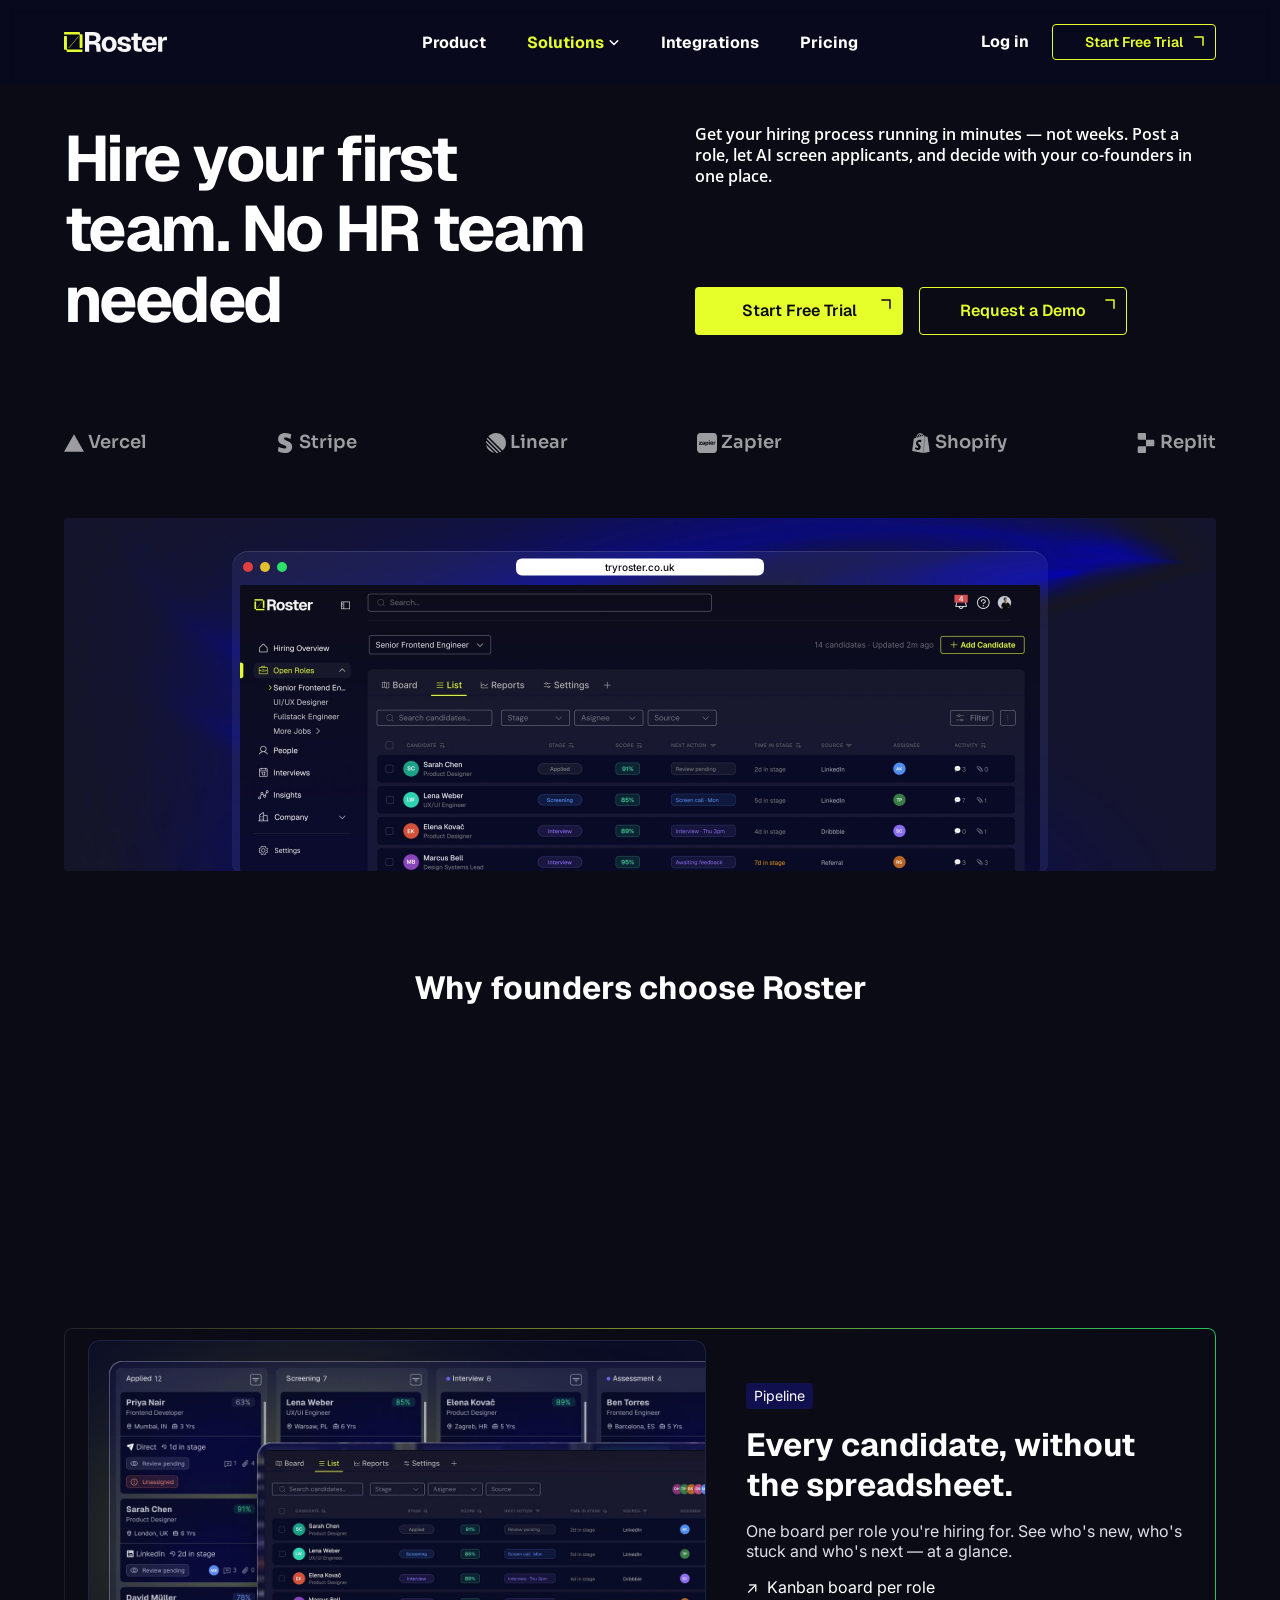
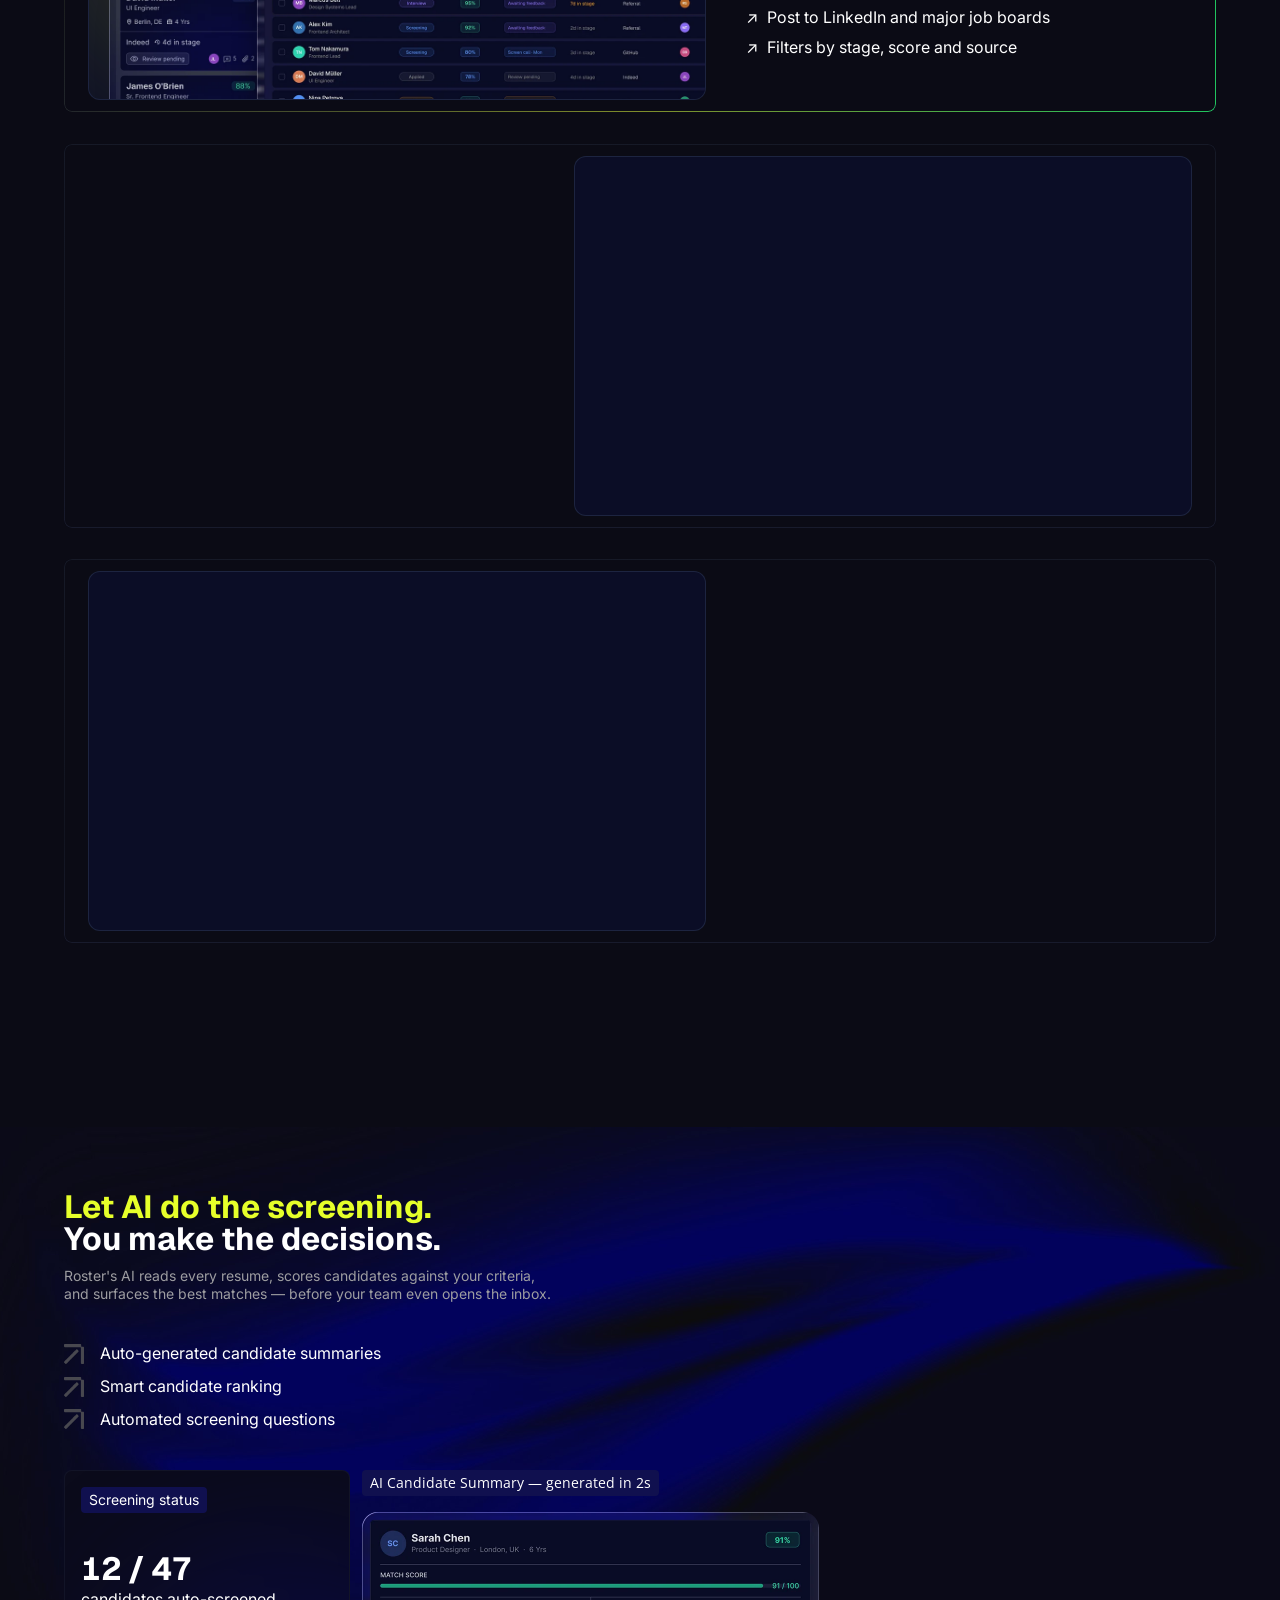
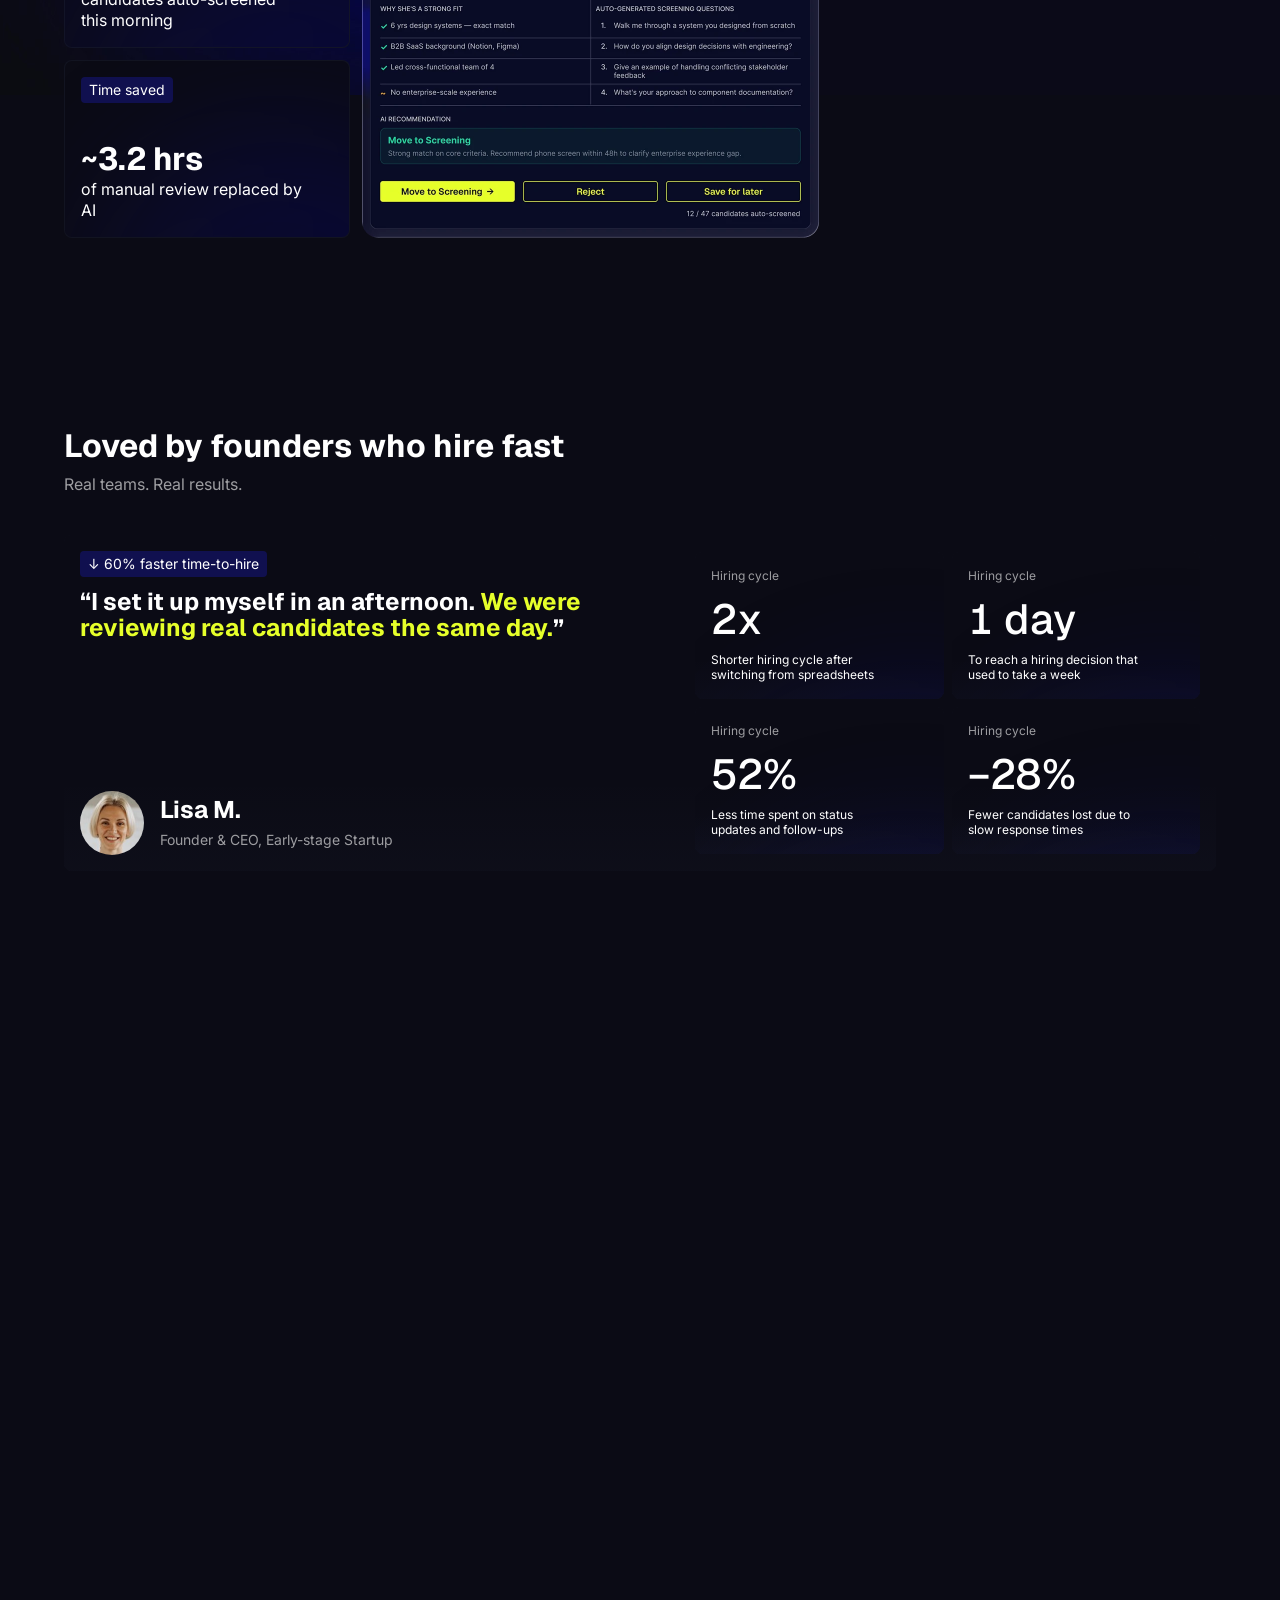
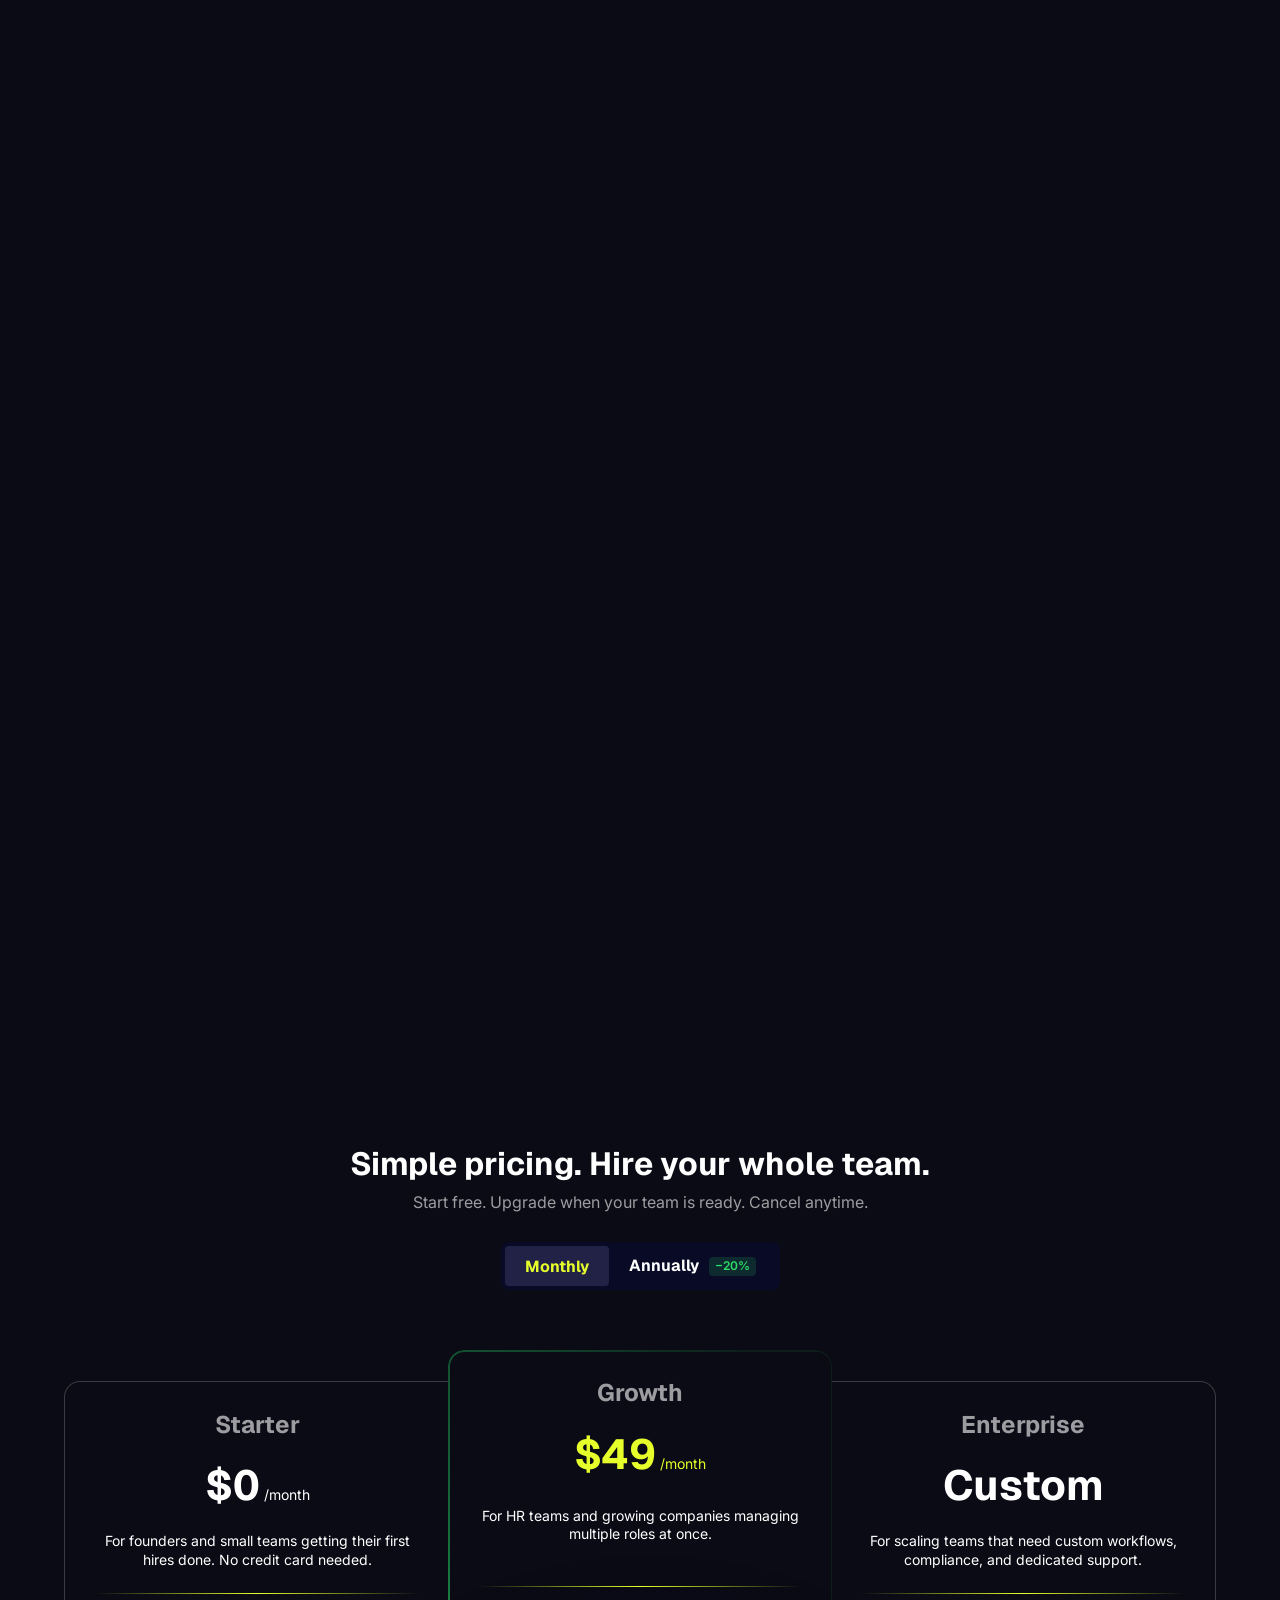
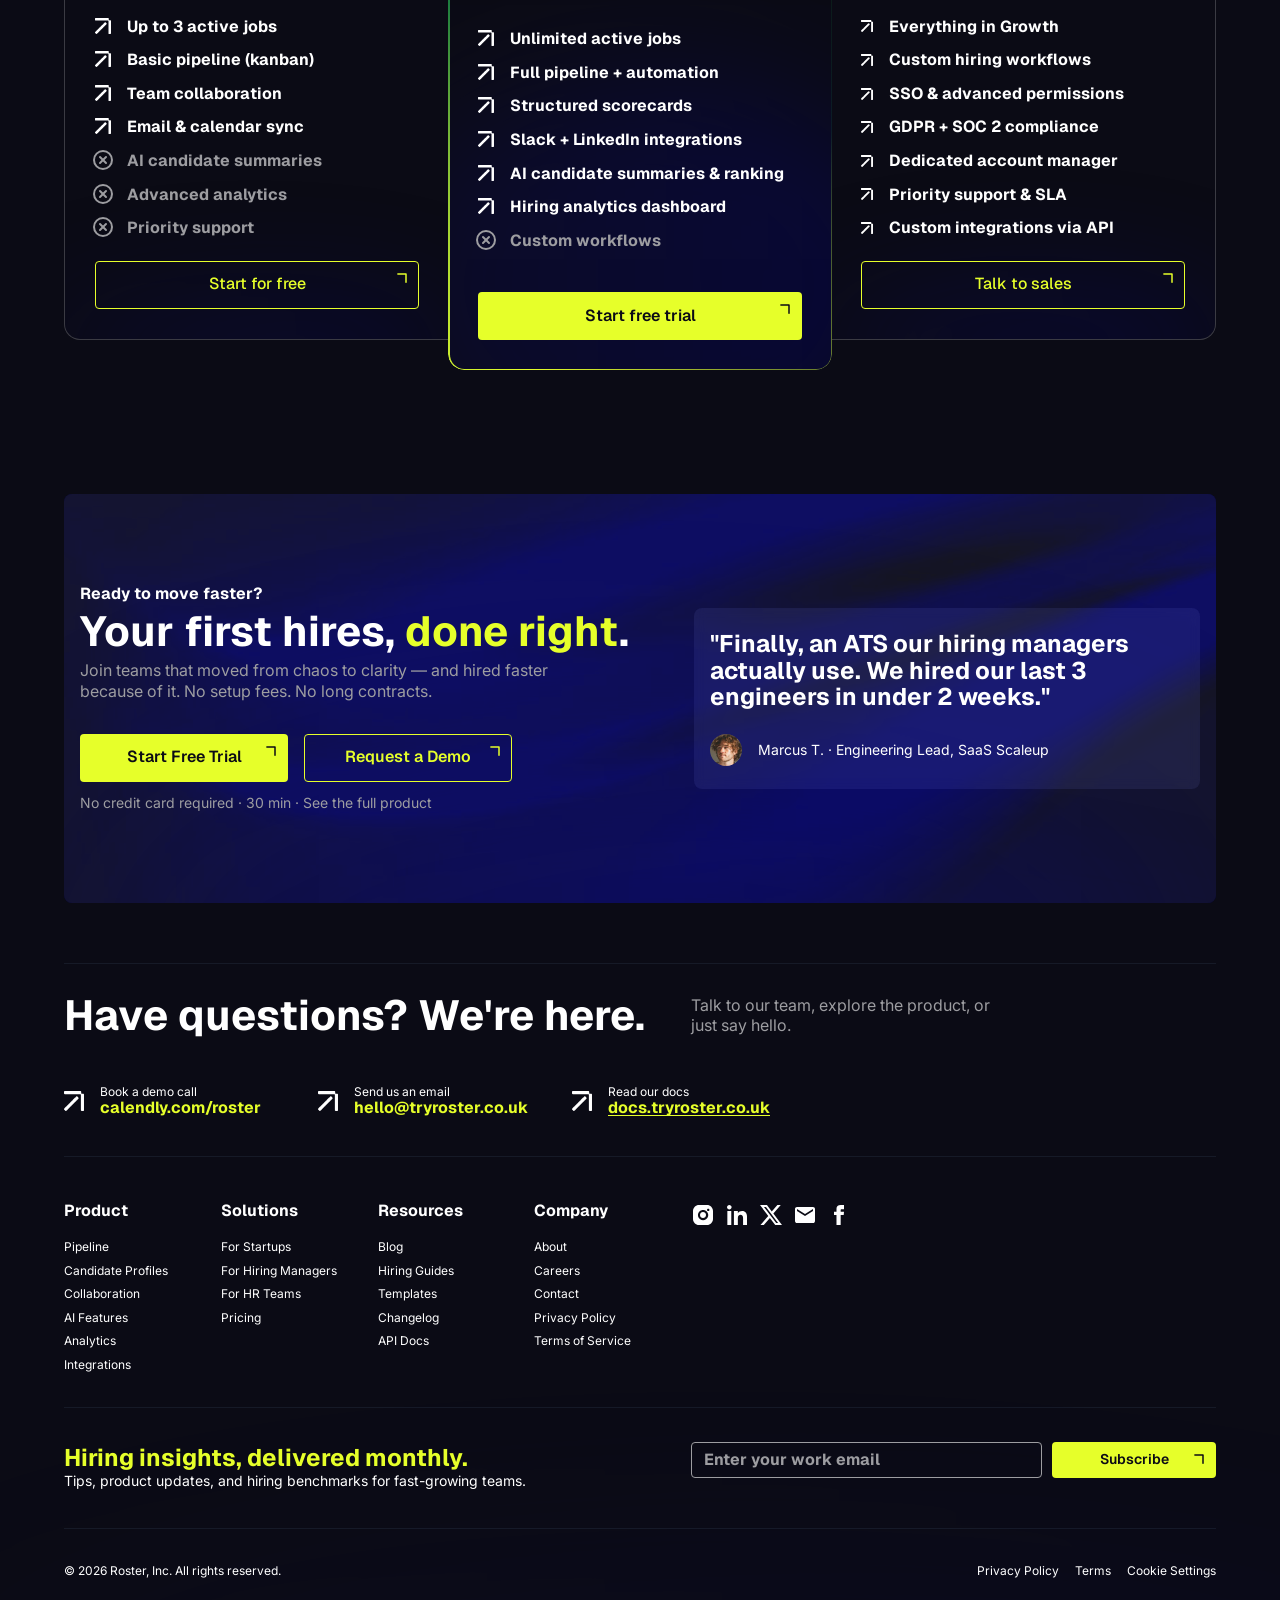
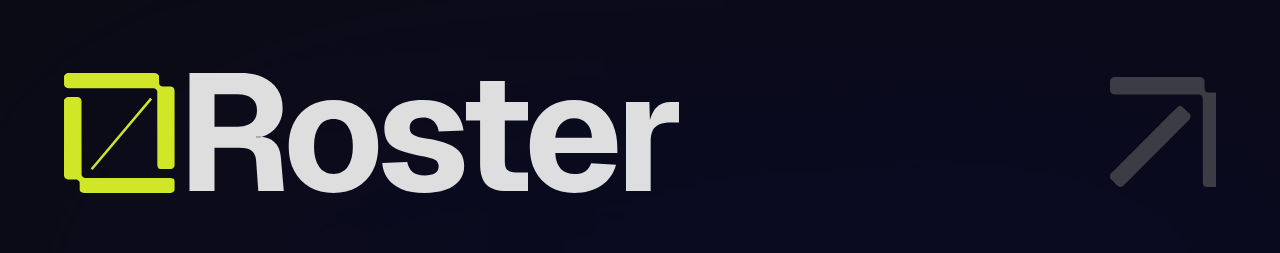
<file: roster/solutions-founders.html>
<!doctype html>
<html lang="en">
<head>
<meta charset="utf-8">
<meta name="viewport" content="width=device-width, initial-scale=1">
<!-- meta:start -->
<meta name="description" content="Hire your first team, no HR team needed. Post a role, let AI screen applicants and decide with your co-founders in one place.">
<meta name="theme-color" content="#0B0B15">
<link rel="icon" href="favicon.svg" type="image/svg+xml">
<link rel="icon" href="favicon-32.png" sizes="32x32" type="image/png">
<link rel="apple-touch-icon" href="apple-touch-icon.png">
<meta property="og:type" content="website">
<meta property="og:url" content="https://tryroster.co.uk/solutions-founders.html">
<meta property="og:site_name" content="Roster">
<meta property="og:title" content="For Startup Founders — Roster">
<meta property="og:description" content="Hire your first team, no HR team needed. Post a role, let AI screen applicants and decide with your co-founders in one place.">
<meta property="og:image" content="https://tryroster.co.uk/assets/og-image.jpg">
<meta property="og:image:width" content="1200">
<meta property="og:image:height" content="630">
<meta name="twitter:card" content="summary_large_image">
<meta name="twitter:title" content="For Startup Founders — Roster">
<meta name="twitter:description" content="Hire your first team, no HR team needed. Post a role, let AI screen applicants and decide with your co-founders in one place.">
<meta name="twitter:image" content="https://tryroster.co.uk/assets/og-image.jpg">
<!-- meta:end -->
<title>For Startup Founders — Roster</title>
<link rel="preconnect" href="https://fonts.googleapis.com">
<link rel="preconnect" href="https://fonts.gstatic.com" crossorigin>
<link href="https://fonts.googleapis.com/css2?family=Geist:wght@400;500;600;700&family=Open+Sans:wght@600&family=Sora:wght@600&family=Inter:wght@400;500;600&display=swap" rel="stylesheet">
<link rel="stylesheet" href="styles.css">
<link rel="stylesheet" href="product.css">
</head>
<body>

<!-- ===== Header (Figma: navbar 2062:9150) ===== -->
<header class="navbar" id="navbar">
  <div class="navbar__inner">
    <a class="logo" href="index.html" aria-label="Roster home"><img src="assets/logo.svg" alt="Roster" width="103" height="20"><img class="logo__hover" src="assets/logo-hover.svg" alt="" aria-hidden="true" width="103" height="20"></a>

    <nav class="nav" aria-label="Main">
      <a class="nav__item" href="product.html"><span>Product</span><svg class="nav__arrow" viewBox="0 0 16 16" fill="none" aria-hidden="true"><path d="M4 12L12 4" stroke="#E6FF2A" stroke-width="1.5" stroke-linecap="round" stroke-linejoin="round"/><path d="M5.5 4H12V10.5" stroke="#E6FF2A" stroke-width="1.5" stroke-linecap="round" stroke-linejoin="round"/></svg></a>
      <div class="nav__dd" id="solDd">
        <button class="nav__item nav__item--caret is-current" type="button" aria-expanded="false" aria-controls="solMenu" aria-haspopup="true"><span>Solutions</span><svg class="nav__arrow" viewBox="0 0 16 16" fill="none" aria-hidden="true"><path d="M4 12L12 4" stroke="#E6FF2A" stroke-width="1.5" stroke-linecap="round" stroke-linejoin="round"/><path d="M5.5 4H12V10.5" stroke="#E6FF2A" stroke-width="1.5" stroke-linecap="round" stroke-linejoin="round"/></svg>
          <svg class="caret" viewBox="0 0 12 12" fill="none" aria-hidden="true"><path d="M9.75 4.5L6 8.25L2.25 4.5" stroke="white" stroke-width="1.5" stroke-linecap="round" stroke-linejoin="round"/></svg>
        </button>
        <div class="nav__menu" id="solMenu" role="menu" aria-label="Solutions">
          <a class="nav__menu-item" href="solutions-founders.html" role="menuitem" aria-current="page"><span class="nav__menu-ic"><svg viewBox="0 0 20 20" fill="none" aria-hidden="true"><path d="M17.6 9.6l-2.27-.65a5.2 5.2 0 0 1-3.6-3.6L11.08 3.1a.44.44 0 0 0-.84 0l-.65 2.25a5.2 5.2 0 0 1-3.6 3.6l-2.27.65a.44.44 0 0 0 0 .84l2.27.65a5.2 5.2 0 0 1 3.6 3.6l.65 2.27a.44.44 0 0 0 .84 0l.65-2.27a5.2 5.2 0 0 1 3.6-3.6l2.27-.65a.44.44 0 0 0 0-.84z" fill="none" stroke="currentColor" stroke-width="1.2" stroke-linejoin="round" transform="translate(-.66 0)"/></svg></span><span class="nav__menu-txt"><b>For Startup Founders</b><small>Hire fast without the overhead</small></span></a>
          <a class="nav__menu-item" href="solutions-hr.html" role="menuitem"><span class="nav__menu-ic"><svg viewBox="0 0 20 20" fill="none" aria-hidden="true"><path d="M4.375 1.9375H11.875C11.9489 1.93744 12.0225 1.95224 12.0908 1.98047C12.1589 2.00869 12.2213 2.04947 12.2734 2.10156L16.6484 6.47656C16.7005 6.52872 16.7413 6.59109 16.7695 6.65918C16.7978 6.72746 16.8126 6.80111 16.8125 6.875V16.875C16.8125 17.1899 16.6875 17.4921 16.4648 17.7148C16.2421 17.9375 15.9399 18.0625 15.625 18.0625H4.375C4.06006 18.0625 3.75786 17.9375 3.53516 17.7148C3.31246 17.4921 3.1875 17.1899 3.1875 16.875V3.125L3.19336 3.00781C3.22032 2.7359 3.34025 2.48006 3.53516 2.28516C3.75786 2.06246 4.06006 1.9375 4.375 1.9375ZM4.3125 16.9375H15.6875V7.4375H11.875C11.7258 7.4375 11.583 7.37795 11.4775 7.27246C11.372 7.16697 11.3125 7.02418 11.3125 6.875V3.0625H4.3125V16.9375ZM7.5 12.5625H12.5C12.6492 12.5625 12.792 12.622 12.8975 12.7275C13.003 12.833 13.0625 12.9758 13.0625 13.125C13.0625 13.2742 13.003 13.417 12.8975 13.5225C12.792 13.628 12.6492 13.6875 12.5 13.6875H7.5C7.35082 13.6875 7.20803 13.628 7.10254 13.5225C6.99705 13.417 6.9375 13.2742 6.9375 13.125C6.9375 12.9758 6.99705 12.833 7.10254 12.7275C7.20803 12.622 7.35082 12.5625 7.5 12.5625ZM7.5 10.0625H12.5C12.6492 10.0625 12.792 10.122 12.8975 10.2275C13.003 10.333 13.0625 10.4758 13.0625 10.625C13.0625 10.7742 13.003 10.917 12.8975 11.0225C12.792 11.128 12.6492 11.1875 12.5 11.1875H7.5C7.35082 11.1875 7.20803 11.128 7.10254 11.0225C6.99705 10.917 6.9375 10.7742 6.9375 10.625C6.9375 10.4758 6.99705 10.333 7.10254 10.2275C7.20803 10.122 7.35082 10.0625 7.5 10.0625ZM12.4375 6.3125H14.8926L14.7852 6.20605L12.5439 3.96484L12.4375 3.85742V6.3125Z" fill="currentColor"/></svg></span><span class="nav__menu-txt"><b>For HR &amp; People Ops</b><small>Structure every role. See every pipeline.</small></span></a>
          <a class="nav__menu-item" href="solutions-managers.html" role="menuitem"><span class="nav__menu-ic"><svg viewBox="0 0 20 20" fill="none" aria-hidden="true"><path d="M19.3211 9.74688C19.2937 9.68516 18.632 8.21719 17.1609 6.74609C15.2008 4.78594 12.725 3.75 9.99999 3.75C7.27499 3.75 4.79921 4.78594 2.83905 6.74609C1.36796 8.21719 0.703118 9.6875 0.678899 9.74688C0.643362 9.82681 0.625 9.91331 0.625 10.0008C0.625 10.0883 0.643362 10.1748 0.678899 10.2547C0.706243 10.3164 1.36796 11.7836 2.83905 13.2547C4.79921 15.2141 7.27499 16.25 9.99999 16.25C12.725 16.25 15.2008 15.2141 17.1609 13.2547C18.632 11.7836 19.2937 10.3164 19.3211 10.2547C19.3566 10.1748 19.375 10.0883 19.375 10.0008C19.375 9.91331 19.3566 9.82681 19.3211 9.74688ZM9.99999 15C7.5953 15 5.49452 14.1258 3.75546 12.4023C3.0419 11.6927 2.43483 10.8836 1.95312 10C2.4347 9.11636 3.04179 8.30717 3.75546 7.59766C5.49452 5.87422 7.5953 5 9.99999 5C12.4047 5 14.5055 5.87422 16.2445 7.59766C16.9595 8.307 17.5679 9.11619 18.0508 10C17.4875 11.0516 15.0336 15 9.99999 15ZM9.99999 6.25C9.25831 6.25 8.53329 6.46993 7.9166 6.88199C7.29992 7.29404 6.81927 7.87971 6.53544 8.56494C6.25162 9.25016 6.17735 10.0042 6.32205 10.7316C6.46674 11.459 6.82389 12.1272 7.34834 12.6517C7.87279 13.1761 8.54097 13.5333 9.2684 13.6779C9.99583 13.8226 10.7498 13.7484 11.4351 13.4645C12.1203 13.1807 12.7059 12.7001 13.118 12.0834C13.5301 11.4667 13.75 10.7417 13.75 10C13.749 9.00576 13.3535 8.05253 12.6505 7.34949C11.9475 6.64645 10.9942 6.25103 9.99999 6.25ZM9.99999 12.5C9.50554 12.5 9.02219 12.3534 8.61107 12.0787C8.19994 11.804 7.87951 11.4135 7.69029 10.9567C7.50107 10.4999 7.45157 9.99723 7.54803 9.51227C7.64449 9.02732 7.88259 8.58186 8.23222 8.23223C8.58186 7.8826 9.02731 7.6445 9.51227 7.54804C9.99722 7.45157 10.4999 7.50108 10.9567 7.6903C11.4135 7.87952 11.804 8.19995 12.0787 8.61107C12.3534 9.0222 12.5 9.50555 12.5 10C12.5 10.663 12.2366 11.2989 11.7678 11.7678C11.2989 12.2366 10.663 12.5 9.99999 12.5Z" fill="currentColor"/></svg></span><span class="nav__menu-txt"><b>For Hiring Managers</b><small>Review candidates. Not email threads.</small></span></a>
        </div>
      </div>
      <a class="nav__item" href="integrations.html"><span>Integrations</span><svg class="nav__arrow" viewBox="0 0 16 16" fill="none" aria-hidden="true"><path d="M4 12L12 4" stroke="#E6FF2A" stroke-width="1.5" stroke-linecap="round" stroke-linejoin="round"/><path d="M5.5 4H12V10.5" stroke="#E6FF2A" stroke-width="1.5" stroke-linecap="round" stroke-linejoin="round"/></svg></a>
      <a class="nav__item" href="pricing.html"><span>Pricing</span><svg class="nav__arrow" viewBox="0 0 16 16" fill="none" aria-hidden="true"><path d="M4 12L12 4" stroke="#E6FF2A" stroke-width="1.5" stroke-linecap="round" stroke-linejoin="round"/><path d="M5.5 4H12V10.5" stroke="#E6FF2A" stroke-width="1.5" stroke-linecap="round" stroke-linejoin="round"/></svg></a>
    </nav>

    <div class="navbar__actions">
      <a class="navbar__login" href="auth.html?mode=login"><span>Log in</span></a>
      <a class="btn btn--secondary btn--sm" href="auth.html">Start Free Trial
        <svg class="btn__arrow" viewBox="0 0 20 20" fill="none" aria-hidden="true"><path d="M6.875 5H15V13.125" stroke="#E6FF2A" stroke-width="1.5" stroke-linecap="round" stroke-linejoin="round"/></svg>
            <svg class="btn__arrow-hover" viewBox="0 0 24 24" fill="none" aria-hidden="true"><path d="M6 18L18 6" stroke="#E6FF2A" stroke-width="1.5" stroke-linecap="round" stroke-linejoin="round"/><path d="M8.25 6H18V15.75" stroke="#E6FF2A" stroke-width="1.5" stroke-linecap="round" stroke-linejoin="round"/></svg>
      </a>
    </div>
  </div>
</header>

<main class="top top--product top--sol">
  <!-- ===== Hero (Figma founders page 2140:10326 — Home hero layout, own screen) ===== -->
  <section class="hero">
    <div class="hero__content">
      <div class="hero__title">
        <h1 class="reveal" style="--d:.1s">Hire your first team. No HR team needed</h1>
      </div>

      <div class="hero__side">
        <p class="hero__lead reveal" style="--d:.3s">Get your hiring process running in minutes — not weeks. Post a role, let AI screen applicants, and decide with your co-founders in one place.</p>
        <div class="hero__ctas reveal" style="--d:.45s">
          <a class="btn btn--primary btn--md" href="auth.html">Start Free Trial
            <svg class="btn__arrow" viewBox="0 0 20 20" fill="none" aria-hidden="true"><path d="M6.875 5H15V13.125" stroke="#0B0B15" stroke-width="1.5" stroke-linecap="round" stroke-linejoin="round"/></svg>
            <svg class="btn__arrow-hover" viewBox="0 0 24 24" fill="none" aria-hidden="true"><path d="M6 18L18 6" stroke="#232398" stroke-width="2" stroke-linecap="round" stroke-linejoin="round"/><path d="M8.25 6H18V15.75" stroke="#232398" stroke-width="2" stroke-linecap="round" stroke-linejoin="round"/></svg>
          </a>
          <a class="btn btn--secondary btn--md" href="demo.html">Request a Demo
            <svg class="btn__arrow" viewBox="0 0 20 20" fill="none" aria-hidden="true"><path d="M6.875 5H15V13.125" stroke="#E6FF2A" stroke-width="1.5" stroke-linecap="round" stroke-linejoin="round"/></svg>
            <svg class="btn__arrow-hover" viewBox="0 0 24 24" fill="none" aria-hidden="true"><path d="M6 18L18 6" stroke="#E6FF2A" stroke-width="1.5" stroke-linecap="round" stroke-linejoin="round"/><path d="M8.25 6H18V15.75" stroke="#E6FF2A" stroke-width="1.5" stroke-linecap="round" stroke-linejoin="round"/></svg>
          </a>
        </div>
      </div>
    </div>
  </section>

  <!-- ===== Logos + product window (Figma: Stats / 50 / 2062:8101) ===== -->
  <section class="stats">
    <div class="logos">
      <div class="logos__track">
      <div class="logos__item reveal" style="--d:.6s">
        <svg viewBox="0 0 20 20" fill="none" aria-hidden="true"><path d="M10 1.33984L20 18.6598H0L10 1.33984Z" fill="#9D9DA1"/></svg>Vercel
      </div>
      <div class="logos__item reveal" style="--d:.68s">
        <svg viewBox="0 0 20 20" fill="none" aria-hidden="true"><path d="M11.6444 7.625C9.83437 6.95333 8.84771 6.43667 8.84771 5.6175C8.84771 4.925 9.41687 4.53 10.4319 4.53C12.2877 4.53 14.1944 5.245 15.5069 5.88917L16.2485 1.31083C15.2077 0.8125 13.0785 0 10.1352 0C8.05354 0 6.32188 0.545 5.08437 1.56C3.79771 2.6225 3.12854 4.16 3.12854 6.015C3.12854 9.38083 5.18437 10.815 8.52521 12.0308C10.6794 12.7975 11.396 13.3425 11.396 14.1833C11.396 15 10.696 15.4708 9.43438 15.4708C7.87188 15.4708 5.29688 14.7033 3.60938 13.7133L2.85938 18.3425C4.31021 19.1583 6.98521 20 9.75937 20C11.9602 20 13.7952 19.48 15.0327 18.4892C16.4194 17.4017 17.1369 15.7925 17.1369 13.7125C17.1369 10.2725 15.0335 8.83667 11.6419 7.625H11.6444Z" fill="#9D9DA1"/></svg>Stripe
      </div>
      <div class="logos__item reveal" style="--d:.76s">
        <svg viewBox="0 0 20 20" fill="none" aria-hidden="true"><path d="M2.405 3.48334C3.34332 2.38966 4.50724 1.51204 5.81683 0.910758C7.12642 0.309475 8.55064 -0.00122317 9.99167 3.61882e-06C15.52 3.61882e-06 20 4.48 20 10.0075C20 13.0408 18.65 15.76 16.5167 17.595L2.40583 3.48334H2.405ZM1.51417 4.68834L15.3108 18.485C14.8742 18.76 14.415 19.0017 13.9358 19.2067L0.7925 6.06417C0.998333 5.585 1.24 5.125 1.51417 4.68834ZM0.268333 7.63584L12.3642 19.7317C11.7725 19.875 11.1617 19.9667 10.535 20L0 9.465C0.0327706 8.8483 0.122599 8.23597 0.268333 7.63584ZM0.126667 11.6875L8.3125 19.8742C6.26834 19.5249 4.38296 18.5498 2.91658 17.0834C1.45019 15.617 0.475084 13.7317 0.125833 11.6875H0.126667Z" fill="#9D9DA1"/></svg>Linear
      </div>
      <div class="logos__item reveal" style="--d:.84s">
        <svg viewBox="0 0 20 20" fill="none" aria-hidden="true"><path d="M3.46418 8.14703e-06C3.00879 -0.000651408 2.55775 0.0886123 2.13695 0.262678C1.71614 0.436744 1.33384 0.692185 1.01199 1.01435C0.690138 1.33651 0.435064 1.71905 0.261403 2.14003C0.0877424 2.561 -0.00108748 3.01212 1.00474e-05 3.46751V16.5325C-0.00108748 16.9879 0.0877424 17.439 0.261403 17.86C0.435064 18.281 0.690138 18.6635 1.01199 18.9857C1.33384 19.3078 1.71614 19.5633 2.13695 19.7373C2.55775 19.9114 3.00879 20.0007 3.46418 20H16.5325C16.9881 20.001 17.4395 19.912 17.8606 19.7381C18.2818 19.5642 18.6644 19.3088 18.9866 18.9866C19.3088 18.6644 19.5642 18.2818 19.7381 17.8606C19.912 17.4395 20.001 16.9881 20 16.5325V3.46751C20.001 3.01187 19.912 2.56053 19.7381 2.13938C19.5642 1.71824 19.3088 1.33559 18.9866 1.01341C18.6644 0.691226 18.2818 0.43585 17.8606 0.261942C17.4395 0.0880341 16.9881 -0.000980579 16.5325 8.14703e-06H3.46418ZM12.3058 7.30084H12.3308C12.3962 7.29825 12.4614 7.30902 12.5225 7.33251C12.5848 7.35521 12.6418 7.39037 12.69 7.43584C12.7787 7.53424 12.8269 7.66254 12.825 7.79501C12.8294 7.92888 12.7809 8.05909 12.69 8.15751C12.6422 8.20427 12.5851 8.24059 12.5225 8.26417C12.4617 8.28873 12.3964 8.30064 12.3308 8.29917C12.2638 8.30258 12.1968 8.29061 12.135 8.26417C12.0726 8.24004 12.0158 8.20332 11.9682 8.15629C11.9206 8.10927 11.8832 8.05295 11.8583 7.99084C11.8338 7.92859 11.823 7.8618 11.8267 7.79501C11.8251 7.66136 11.876 7.53242 11.9683 7.43584C12.0595 7.34938 12.1802 7.30107 12.3058 7.30084ZM14.6833 8.61084C14.7083 8.61417 14.7342 8.61417 14.7625 8.61417C15.0333 8.60501 15.3008 8.66751 15.5433 8.79667C15.7417 8.91667 15.9025 9.09251 16.0033 9.30417C16.11 9.53667 16.1608 9.78918 16.1575 10.0442V10.205C16.1608 10.2658 16.1608 10.3267 16.1575 10.3875H14.0758C14.0783 10.5767 14.1383 10.7625 14.2458 10.9225C14.3122 10.9986 14.3955 11.0582 14.4889 11.0965C14.5824 11.1349 14.6835 11.1509 14.7842 11.1433C14.9279 11.1557 15.0713 11.1154 15.1875 11.03C15.2775 10.9638 15.3445 10.8712 15.3792 10.765L16.1417 10.9792C16.0975 11.1436 16.0179 11.2963 15.9083 11.4267C15.7917 11.5592 15.6408 11.6633 15.4742 11.7225C15.2513 11.8044 15.0148 11.8428 14.7775 11.8358C14.4861 11.8449 14.1976 11.7744 13.9433 11.6317C13.7032 11.4975 13.5098 11.2931 13.3892 11.0458C13.2573 10.7776 13.1924 10.4813 13.2 10.1825C13.1753 9.75673 13.319 9.3383 13.6 9.01751C13.8969 8.75013 14.2839 8.60486 14.6833 8.61084ZM6.67751 8.63001C6.81251 8.63334 6.94834 8.65168 7.07751 8.69584C7.25001 8.75001 7.41084 8.84084 7.54668 8.95751C7.76334 9.20917 7.87418 9.53417 7.85168 9.86417V11.7608H7.10834L7.01751 11.1683H6.96334C6.91001 11.3042 6.83418 11.4267 6.73668 11.5342C6.64901 11.6281 6.54291 11.703 6.42501 11.7542C6.30607 11.8056 6.17696 11.8293 6.04751 11.8233C5.78866 11.8364 5.5334 11.7586 5.32584 11.6033C5.23131 11.5211 5.15729 11.418 5.10968 11.3021C5.06208 11.1862 5.04222 11.0608 5.05168 10.9358C5.04581 10.8129 5.06745 10.6902 5.11501 10.5767C5.15963 10.4625 5.22842 10.3593 5.31668 10.2742C5.56385 10.0827 5.87457 9.99248 6.18584 10.0217H6.97918V9.87084C6.98682 9.73536 6.94672 9.60148 6.86584 9.49251C6.81794 9.44594 6.76049 9.41034 6.69746 9.38818C6.63444 9.36602 6.56735 9.35783 6.50084 9.36417C6.39117 9.3577 6.28192 9.38256 6.18584 9.43584C6.10967 9.486 6.05292 9.56068 6.02501 9.64751L5.20001 9.52751C5.23128 9.35575 5.30489 9.19449 5.41418 9.05834C5.53084 8.91334 5.68168 8.80667 5.85834 8.74334C6.07584 8.66751 6.30834 8.63001 6.54168 8.63584C6.58584 8.63334 6.63001 8.63001 6.67751 8.63001ZM10.3308 8.63584C10.4758 8.63584 10.62 8.66751 10.7525 8.73084C10.9042 8.80001 11.0358 8.90667 11.1342 9.04251C11.3483 9.39501 11.4483 9.80167 11.4267 10.2142C11.4515 10.637 11.3484 11.0575 11.1308 11.4208C11.04 11.5593 10.9147 11.6718 10.7673 11.7473C10.6199 11.8228 10.4555 11.8588 10.29 11.8517C10.12 11.8517 9.95584 11.8142 9.80501 11.7383C9.63413 11.6578 9.49383 11.5242 9.40501 11.3575C9.36689 11.2959 9.33506 11.2305 9.31001 11.1625H9.27251L9.27584 12.6492H8.39334V8.72167H9.14668L9.24418 9.39251H9.29168C9.34834 9.21917 9.43918 9.05834 9.56501 8.92584C9.65579 8.83191 9.76513 8.75791 9.88608 8.70855C10.007 8.6592 10.1369 8.63557 10.2675 8.63917H10.3308V8.63584ZM16.63 8.70584H17.3825L17.4767 9.37667H17.5208C17.5588 9.23061 17.6254 9.09352 17.7167 8.97334C17.7857 8.88567 17.8753 8.81639 17.9775 8.77167C18.079 8.72424 18.1906 8.70249 18.3025 8.70834H18.4975V9.58418H18.1633C18.0771 9.56551 17.9877 9.56779 17.9025 9.59084C17.8172 9.6139 17.7392 9.65836 17.6758 9.72001C17.6109 9.77963 17.5612 9.85392 17.5308 9.93667C17.503 10.0209 17.4953 10.1106 17.5083 10.1983V11.7608H16.63V8.70584ZM2.03418 8.70834H4.75251V9.45501L3.10834 10.92L3.13668 11.0142H4.78084L4.81584 11.7642H2.00001V11.0142L3.60918 9.55251L3.57168 9.45501H2.03418V8.70834ZM11.88 8.70834H12.7592V11.7575H11.88V8.70834ZM14.7492 9.27834L14.765 9.29167C14.6659 9.27853 14.5651 9.29146 14.4725 9.32917C14.3805 9.36623 14.2986 9.42447 14.2333 9.49917C14.1417 9.62834 14.0883 9.77917 14.0758 9.93417H15.3633C15.335 9.49584 15.1492 9.27834 14.7467 9.27834H14.7492ZM9.98418 9.41417C9.96251 9.41417 9.93668 9.41417 9.91501 9.41751C9.82679 9.41454 9.7389 9.42956 9.65668 9.46167C9.57477 9.49812 9.50171 9.55185 9.44251 9.61917C9.31662 9.78479 9.2561 9.99096 9.27251 10.1983V10.2517C9.26001 10.4658 9.32001 10.6742 9.44251 10.8442C9.49766 10.9158 9.57025 10.972 9.65334 11.0075C9.73483 11.0464 9.82489 11.0639 9.91501 11.0583C10.0075 11.0664 10.1006 11.0502 10.185 11.0115C10.2694 10.9728 10.3424 10.9129 10.3967 10.8375C10.5133 10.6517 10.5667 10.4375 10.5542 10.2208C10.5661 10.0125 10.5134 9.8056 10.4033 9.62834C10.353 9.56457 10.2895 9.51242 10.2172 9.47545C10.1448 9.43849 10.0653 9.41759 9.98418 9.41417ZM6.22668 10.4692C6.14512 10.4732 6.06695 10.503 6.00334 10.5542C5.97252 10.5839 5.94817 10.6197 5.93182 10.6593C5.91547 10.6988 5.90748 10.7414 5.90834 10.7842C5.90834 10.8283 5.91501 10.8725 5.93084 10.9133C5.94692 10.9547 5.97163 10.9922 6.00334 11.0233C6.09855 11.0936 6.21637 11.1263 6.33418 11.115V11.1183C6.50355 11.1247 6.66971 11.0709 6.80334 10.9667C6.85971 10.9208 6.90485 10.8626 6.93532 10.7966C6.96579 10.7306 6.98079 10.6585 6.97918 10.5858V10.4692H6.22668Z" fill="#9D9DA1"/></svg>Zapier
      </div>
      <div class="logos__item reveal" style="--d:.92s">
        <svg viewBox="0 0 20 20" fill="none" aria-hidden="true"><path d="M12.7773 19.9825L18.7906 18.6817C18.7906 18.6817 16.6206 4.00417 16.6031 3.90667C16.5881 3.81 16.5081 3.74667 16.4273 3.74667C16.3465 3.74667 14.8198 3.63333 14.8198 3.63333C14.8198 3.63333 13.7573 2.57167 13.6206 2.4575C13.5831 2.42667 13.5581 2.41 13.5198 2.39583L12.7581 19.9825H12.7773ZM9.75479 9.42083C9.75479 9.42083 9.07979 9.0675 8.27646 9.0675C7.07062 9.0675 7.02313 9.8225 7.02313 10.0183C7.02313 11.045 9.72312 11.4475 9.72312 13.8758C9.72312 15.7883 8.52312 17.0092 6.88479 17.0092C4.92312 17.0092 3.93479 15.7883 3.93479 15.7883L4.47313 14.05C4.47313 14.05 5.51062 14.9383 6.37313 14.9383C6.93563 14.9383 7.18562 14.4842 7.18562 14.1617C7.18562 12.8125 4.97396 12.75 4.97396 10.5292C4.94563 8.665 6.28312 6.84917 8.99646 6.84917C10.044 6.84917 10.559 7.15 10.559 7.15L9.77146 9.4125L9.75479 9.42083ZM9.30479 0.691667C9.41813 0.691667 9.53062 0.723333 9.64229 0.804167C8.82229 1.19167 7.92229 2.17 7.55229 4.13083C7.00563 4.30833 6.47479 4.46833 5.97813 4.6125C6.41062 3.125 7.45563 0.7 9.30479 0.7V0.691667ZM10.334 3.14917V3.26167C9.70562 3.455 9.01479 3.665 8.33896 3.875C8.72729 2.39417 9.44979 1.67083 10.0765 1.39917C10.2373 1.81667 10.334 2.37917 10.334 3.14917ZM10.7831 1.2875C11.3615 1.34917 11.734 2.01 11.974 2.75C11.6831 2.845 11.3615 2.9425 11.009 3.055V2.845C11.009 2.21833 10.929 1.7025 10.7831 1.28583V1.2875ZM13.2765 2.36167C13.2598 2.36167 13.2265 2.37917 13.2115 2.37917C13.1965 2.37917 12.9706 2.44167 12.6165 2.55417C12.264 1.52667 11.6365 0.579167 10.5265 0.579167H10.4306C10.109 0.174167 9.72062 0 9.38396 0C6.79563 0 5.55896 3.23083 5.17146 4.87167C4.17646 5.17583 3.45229 5.40167 3.37146 5.43333C2.80896 5.61083 2.79313 5.62667 2.72813 6.15833C2.66563 6.54333 1.20312 17.8775 1.20312 17.8775L12.504 20L13.2765 2.36167Z" fill="#9D9DA1"/></svg>Shopify
      </div>
      <div class="logos__item reveal" style="--d:1s">
        <svg viewBox="0 0 20 20" fill="none" aria-hidden="true"><path d="M1.67188 1.25C1.67187 0.918479 1.80357 0.600537 2.03799 0.366116C2.27241 0.131696 2.59035 0 2.92188 0L8.75521 0C9.08673 0 9.40467 0.131696 9.63909 0.366116C9.87351 0.600537 10.0052 0.918479 10.0052 1.25V6.66667H2.92188C2.59035 6.66667 2.27241 6.53497 2.03799 6.30055C1.80357 6.06613 1.67188 5.74819 1.67188 5.41667V1.25ZM10.0052 6.66667H17.0885C17.4201 6.66667 17.738 6.79836 17.9724 7.03278C18.2068 7.2672 18.3385 7.58515 18.3385 7.91667V12.0833C18.3385 12.4149 18.2068 12.7328 17.9724 12.9672C17.738 13.2016 17.4201 13.3333 17.0885 13.3333H10.0052V6.66667ZM1.67188 14.5833C1.67187 14.2518 1.80357 13.9339 2.03799 13.6995C2.27241 13.465 2.59035 13.3333 2.92188 13.3333H10.0052V18.75C10.0052 19.0815 9.87351 19.3995 9.63909 19.6339C9.40467 19.8683 9.08673 20 8.75521 20H2.92188C2.59035 20 2.27241 19.8683 2.03799 19.6339C1.80357 19.3995 1.67188 19.0815 1.67188 18.75V14.5833Z" fill="#9D9DA1"/></svg>Replit
      </div>
    
      <div class="logos__item is-dup" aria-hidden="true">
        <svg viewBox="0 0 20 20" fill="none" aria-hidden="true"><path d="M10 1.33984L20 18.6598H0L10 1.33984Z" fill="#9D9DA1"/></svg>Vercel
      </div>
      <div class="logos__item is-dup" aria-hidden="true">
        <svg viewBox="0 0 20 20" fill="none" aria-hidden="true"><path d="M11.6444 7.625C9.83437 6.95333 8.84771 6.43667 8.84771 5.6175C8.84771 4.925 9.41687 4.53 10.4319 4.53C12.2877 4.53 14.1944 5.245 15.5069 5.88917L16.2485 1.31083C15.2077 0.8125 13.0785 0 10.1352 0C8.05354 0 6.32188 0.545 5.08437 1.56C3.79771 2.6225 3.12854 4.16 3.12854 6.015C3.12854 9.38083 5.18437 10.815 8.52521 12.0308C10.6794 12.7975 11.396 13.3425 11.396 14.1833C11.396 15 10.696 15.4708 9.43438 15.4708C7.87188 15.4708 5.29688 14.7033 3.60938 13.7133L2.85938 18.3425C4.31021 19.1583 6.98521 20 9.75937 20C11.9602 20 13.7952 19.48 15.0327 18.4892C16.4194 17.4017 17.1369 15.7925 17.1369 13.7125C17.1369 10.2725 15.0335 8.83667 11.6419 7.625H11.6444Z" fill="#9D9DA1"/></svg>Stripe
      </div>
      <div class="logos__item is-dup" aria-hidden="true">
        <svg viewBox="0 0 20 20" fill="none" aria-hidden="true"><path d="M2.405 3.48334C3.34332 2.38966 4.50724 1.51204 5.81683 0.910758C7.12642 0.309475 8.55064 -0.00122317 9.99167 3.61882e-06C15.52 3.61882e-06 20 4.48 20 10.0075C20 13.0408 18.65 15.76 16.5167 17.595L2.40583 3.48334H2.405ZM1.51417 4.68834L15.3108 18.485C14.8742 18.76 14.415 19.0017 13.9358 19.2067L0.7925 6.06417C0.998333 5.585 1.24 5.125 1.51417 4.68834ZM0.268333 7.63584L12.3642 19.7317C11.7725 19.875 11.1617 19.9667 10.535 20L0 9.465C0.0327706 8.8483 0.122599 8.23597 0.268333 7.63584ZM0.126667 11.6875L8.3125 19.8742C6.26834 19.5249 4.38296 18.5498 2.91658 17.0834C1.45019 15.617 0.475084 13.7317 0.125833 11.6875H0.126667Z" fill="#9D9DA1"/></svg>Linear
      </div>
      <div class="logos__item is-dup" aria-hidden="true">
        <svg viewBox="0 0 20 20" fill="none" aria-hidden="true"><path d="M3.46418 8.14703e-06C3.00879 -0.000651408 2.55775 0.0886123 2.13695 0.262678C1.71614 0.436744 1.33384 0.692185 1.01199 1.01435C0.690138 1.33651 0.435064 1.71905 0.261403 2.14003C0.0877424 2.561 -0.00108748 3.01212 1.00474e-05 3.46751V16.5325C-0.00108748 16.9879 0.0877424 17.439 0.261403 17.86C0.435064 18.281 0.690138 18.6635 1.01199 18.9857C1.33384 19.3078 1.71614 19.5633 2.13695 19.7373C2.55775 19.9114 3.00879 20.0007 3.46418 20H16.5325C16.9881 20.001 17.4395 19.912 17.8606 19.7381C18.2818 19.5642 18.6644 19.3088 18.9866 18.9866C19.3088 18.6644 19.5642 18.2818 19.7381 17.8606C19.912 17.4395 20.001 16.9881 20 16.5325V3.46751C20.001 3.01187 19.912 2.56053 19.7381 2.13938C19.5642 1.71824 19.3088 1.33559 18.9866 1.01341C18.6644 0.691226 18.2818 0.43585 17.8606 0.261942C17.4395 0.0880341 16.9881 -0.000980579 16.5325 8.14703e-06H3.46418ZM12.3058 7.30084H12.3308C12.3962 7.29825 12.4614 7.30902 12.5225 7.33251C12.5848 7.35521 12.6418 7.39037 12.69 7.43584C12.7787 7.53424 12.8269 7.66254 12.825 7.79501C12.8294 7.92888 12.7809 8.05909 12.69 8.15751C12.6422 8.20427 12.5851 8.24059 12.5225 8.26417C12.4617 8.28873 12.3964 8.30064 12.3308 8.29917C12.2638 8.30258 12.1968 8.29061 12.135 8.26417C12.0726 8.24004 12.0158 8.20332 11.9682 8.15629C11.9206 8.10927 11.8832 8.05295 11.8583 7.99084C11.8338 7.92859 11.823 7.8618 11.8267 7.79501C11.8251 7.66136 11.876 7.53242 11.9683 7.43584C12.0595 7.34938 12.1802 7.30107 12.3058 7.30084ZM14.6833 8.61084C14.7083 8.61417 14.7342 8.61417 14.7625 8.61417C15.0333 8.60501 15.3008 8.66751 15.5433 8.79667C15.7417 8.91667 15.9025 9.09251 16.0033 9.30417C16.11 9.53667 16.1608 9.78918 16.1575 10.0442V10.205C16.1608 10.2658 16.1608 10.3267 16.1575 10.3875H14.0758C14.0783 10.5767 14.1383 10.7625 14.2458 10.9225C14.3122 10.9986 14.3955 11.0582 14.4889 11.0965C14.5824 11.1349 14.6835 11.1509 14.7842 11.1433C14.9279 11.1557 15.0713 11.1154 15.1875 11.03C15.2775 10.9638 15.3445 10.8712 15.3792 10.765L16.1417 10.9792C16.0975 11.1436 16.0179 11.2963 15.9083 11.4267C15.7917 11.5592 15.6408 11.6633 15.4742 11.7225C15.2513 11.8044 15.0148 11.8428 14.7775 11.8358C14.4861 11.8449 14.1976 11.7744 13.9433 11.6317C13.7032 11.4975 13.5098 11.2931 13.3892 11.0458C13.2573 10.7776 13.1924 10.4813 13.2 10.1825C13.1753 9.75673 13.319 9.3383 13.6 9.01751C13.8969 8.75013 14.2839 8.60486 14.6833 8.61084ZM6.67751 8.63001C6.81251 8.63334 6.94834 8.65168 7.07751 8.69584C7.25001 8.75001 7.41084 8.84084 7.54668 8.95751C7.76334 9.20917 7.87418 9.53417 7.85168 9.86417V11.7608H7.10834L7.01751 11.1683H6.96334C6.91001 11.3042 6.83418 11.4267 6.73668 11.5342C6.64901 11.6281 6.54291 11.703 6.42501 11.7542C6.30607 11.8056 6.17696 11.8293 6.04751 11.8233C5.78866 11.8364 5.5334 11.7586 5.32584 11.6033C5.23131 11.5211 5.15729 11.418 5.10968 11.3021C5.06208 11.1862 5.04222 11.0608 5.05168 10.9358C5.04581 10.8129 5.06745 10.6902 5.11501 10.5767C5.15963 10.4625 5.22842 10.3593 5.31668 10.2742C5.56385 10.0827 5.87457 9.99248 6.18584 10.0217H6.97918V9.87084C6.98682 9.73536 6.94672 9.60148 6.86584 9.49251C6.81794 9.44594 6.76049 9.41034 6.69746 9.38818C6.63444 9.36602 6.56735 9.35783 6.50084 9.36417C6.39117 9.3577 6.28192 9.38256 6.18584 9.43584C6.10967 9.486 6.05292 9.56068 6.02501 9.64751L5.20001 9.52751C5.23128 9.35575 5.30489 9.19449 5.41418 9.05834C5.53084 8.91334 5.68168 8.80667 5.85834 8.74334C6.07584 8.66751 6.30834 8.63001 6.54168 8.63584C6.58584 8.63334 6.63001 8.63001 6.67751 8.63001ZM10.3308 8.63584C10.4758 8.63584 10.62 8.66751 10.7525 8.73084C10.9042 8.80001 11.0358 8.90667 11.1342 9.04251C11.3483 9.39501 11.4483 9.80167 11.4267 10.2142C11.4515 10.637 11.3484 11.0575 11.1308 11.4208C11.04 11.5593 10.9147 11.6718 10.7673 11.7473C10.6199 11.8228 10.4555 11.8588 10.29 11.8517C10.12 11.8517 9.95584 11.8142 9.80501 11.7383C9.63413 11.6578 9.49383 11.5242 9.40501 11.3575C9.36689 11.2959 9.33506 11.2305 9.31001 11.1625H9.27251L9.27584 12.6492H8.39334V8.72167H9.14668L9.24418 9.39251H9.29168C9.34834 9.21917 9.43918 9.05834 9.56501 8.92584C9.65579 8.83191 9.76513 8.75791 9.88608 8.70855C10.007 8.6592 10.1369 8.63557 10.2675 8.63917H10.3308V8.63584ZM16.63 8.70584H17.3825L17.4767 9.37667H17.5208C17.5588 9.23061 17.6254 9.09352 17.7167 8.97334C17.7857 8.88567 17.8753 8.81639 17.9775 8.77167C18.079 8.72424 18.1906 8.70249 18.3025 8.70834H18.4975V9.58418H18.1633C18.0771 9.56551 17.9877 9.56779 17.9025 9.59084C17.8172 9.6139 17.7392 9.65836 17.6758 9.72001C17.6109 9.77963 17.5612 9.85392 17.5308 9.93667C17.503 10.0209 17.4953 10.1106 17.5083 10.1983V11.7608H16.63V8.70584ZM2.03418 8.70834H4.75251V9.45501L3.10834 10.92L3.13668 11.0142H4.78084L4.81584 11.7642H2.00001V11.0142L3.60918 9.55251L3.57168 9.45501H2.03418V8.70834ZM11.88 8.70834H12.7592V11.7575H11.88V8.70834ZM14.7492 9.27834L14.765 9.29167C14.6659 9.27853 14.5651 9.29146 14.4725 9.32917C14.3805 9.36623 14.2986 9.42447 14.2333 9.49917C14.1417 9.62834 14.0883 9.77917 14.0758 9.93417H15.3633C15.335 9.49584 15.1492 9.27834 14.7467 9.27834H14.7492ZM9.98418 9.41417C9.96251 9.41417 9.93668 9.41417 9.91501 9.41751C9.82679 9.41454 9.7389 9.42956 9.65668 9.46167C9.57477 9.49812 9.50171 9.55185 9.44251 9.61917C9.31662 9.78479 9.2561 9.99096 9.27251 10.1983V10.2517C9.26001 10.4658 9.32001 10.6742 9.44251 10.8442C9.49766 10.9158 9.57025 10.972 9.65334 11.0075C9.73483 11.0464 9.82489 11.0639 9.91501 11.0583C10.0075 11.0664 10.1006 11.0502 10.185 11.0115C10.2694 10.9728 10.3424 10.9129 10.3967 10.8375C10.5133 10.6517 10.5667 10.4375 10.5542 10.2208C10.5661 10.0125 10.5134 9.8056 10.4033 9.62834C10.353 9.56457 10.2895 9.51242 10.2172 9.47545C10.1448 9.43849 10.0653 9.41759 9.98418 9.41417ZM6.22668 10.4692C6.14512 10.4732 6.06695 10.503 6.00334 10.5542C5.97252 10.5839 5.94817 10.6197 5.93182 10.6593C5.91547 10.6988 5.90748 10.7414 5.90834 10.7842C5.90834 10.8283 5.91501 10.8725 5.93084 10.9133C5.94692 10.9547 5.97163 10.9922 6.00334 11.0233C6.09855 11.0936 6.21637 11.1263 6.33418 11.115V11.1183C6.50355 11.1247 6.66971 11.0709 6.80334 10.9667C6.85971 10.9208 6.90485 10.8626 6.93532 10.7966C6.96579 10.7306 6.98079 10.6585 6.97918 10.5858V10.4692H6.22668Z" fill="#9D9DA1"/></svg>Zapier
      </div>
      <div class="logos__item is-dup" aria-hidden="true">
        <svg viewBox="0 0 20 20" fill="none" aria-hidden="true"><path d="M12.7773 19.9825L18.7906 18.6817C18.7906 18.6817 16.6206 4.00417 16.6031 3.90667C16.5881 3.81 16.5081 3.74667 16.4273 3.74667C16.3465 3.74667 14.8198 3.63333 14.8198 3.63333C14.8198 3.63333 13.7573 2.57167 13.6206 2.4575C13.5831 2.42667 13.5581 2.41 13.5198 2.39583L12.7581 19.9825H12.7773ZM9.75479 9.42083C9.75479 9.42083 9.07979 9.0675 8.27646 9.0675C7.07062 9.0675 7.02313 9.8225 7.02313 10.0183C7.02313 11.045 9.72312 11.4475 9.72312 13.8758C9.72312 15.7883 8.52312 17.0092 6.88479 17.0092C4.92312 17.0092 3.93479 15.7883 3.93479 15.7883L4.47313 14.05C4.47313 14.05 5.51062 14.9383 6.37313 14.9383C6.93563 14.9383 7.18562 14.4842 7.18562 14.1617C7.18562 12.8125 4.97396 12.75 4.97396 10.5292C4.94563 8.665 6.28312 6.84917 8.99646 6.84917C10.044 6.84917 10.559 7.15 10.559 7.15L9.77146 9.4125L9.75479 9.42083ZM9.30479 0.691667C9.41813 0.691667 9.53062 0.723333 9.64229 0.804167C8.82229 1.19167 7.92229 2.17 7.55229 4.13083C7.00563 4.30833 6.47479 4.46833 5.97813 4.6125C6.41062 3.125 7.45563 0.7 9.30479 0.7V0.691667ZM10.334 3.14917V3.26167C9.70562 3.455 9.01479 3.665 8.33896 3.875C8.72729 2.39417 9.44979 1.67083 10.0765 1.39917C10.2373 1.81667 10.334 2.37917 10.334 3.14917ZM10.7831 1.2875C11.3615 1.34917 11.734 2.01 11.974 2.75C11.6831 2.845 11.3615 2.9425 11.009 3.055V2.845C11.009 2.21833 10.929 1.7025 10.7831 1.28583V1.2875ZM13.2765 2.36167C13.2598 2.36167 13.2265 2.37917 13.2115 2.37917C13.1965 2.37917 12.9706 2.44167 12.6165 2.55417C12.264 1.52667 11.6365 0.579167 10.5265 0.579167H10.4306C10.109 0.174167 9.72062 0 9.38396 0C6.79563 0 5.55896 3.23083 5.17146 4.87167C4.17646 5.17583 3.45229 5.40167 3.37146 5.43333C2.80896 5.61083 2.79313 5.62667 2.72813 6.15833C2.66563 6.54333 1.20312 17.8775 1.20312 17.8775L12.504 20L13.2765 2.36167Z" fill="#9D9DA1"/></svg>Shopify
      </div>
      <div class="logos__item is-dup" aria-hidden="true">
        <svg viewBox="0 0 20 20" fill="none" aria-hidden="true"><path d="M1.67188 1.25C1.67187 0.918479 1.80357 0.600537 2.03799 0.366116C2.27241 0.131696 2.59035 0 2.92188 0L8.75521 0C9.08673 0 9.40467 0.131696 9.63909 0.366116C9.87351 0.600537 10.0052 0.918479 10.0052 1.25V6.66667H2.92188C2.59035 6.66667 2.27241 6.53497 2.03799 6.30055C1.80357 6.06613 1.67188 5.74819 1.67188 5.41667V1.25ZM10.0052 6.66667H17.0885C17.4201 6.66667 17.738 6.79836 17.9724 7.03278C18.2068 7.2672 18.3385 7.58515 18.3385 7.91667V12.0833C18.3385 12.4149 18.2068 12.7328 17.9724 12.9672C17.738 13.2016 17.4201 13.3333 17.0885 13.3333H10.0052V6.66667ZM1.67188 14.5833C1.67187 14.2518 1.80357 13.9339 2.03799 13.6995C2.27241 13.465 2.59035 13.3333 2.92188 13.3333H10.0052V18.75C10.0052 19.0815 9.87351 19.3995 9.63909 19.6339C9.40467 19.8683 9.08673 20 8.75521 20H2.92188C2.59035 20 2.27241 19.8683 2.03799 19.6339C1.80357 19.3995 1.67188 19.0815 1.67188 18.75V14.5833Z" fill="#9D9DA1"/></svg>Replit
      </div>
          </div>
    </div>

    <div class="showcase showcase--sol reveal" style="--d:.5s" id="showcase">
      <img class="showcase__bg" src="assets/hero-bg.jpg" alt="" aria-hidden="true">
      <div class="showcase__window" id="window">
        <div class="window__bar">
          <svg width="50" height="16" viewBox="0 0 50 16" fill="none" aria-hidden="true"><rect x="3" y="3" width="10" height="10" rx="5" fill="#DF3F3F"/><rect x="20" y="3" width="10" height="10" rx="5" fill="#E4C031"/><rect x="37" y="3" width="10" height="10" rx="5" fill="#2DDE68"/></svg>
          <div class="window__url">tryroster.co.uk</div>
        </div>
        <div class="window__screen"><img src="assets/founders-screen.jpg" alt="Roster list view for a Senior Frontend Engineer role: candidates with stage, match score and next action" width="795" height="286"></div>
      </div>
      <img class="showcase__mobile" src="assets/founders-screen.jpg" alt="" aria-hidden="true">
    </div>
  </section>

  <!-- ===== How a hire moves (Figma 2090:22621) ===== -->
  <section class="flow" data-observe>
    <h2 class="flow__title">Why founders choose Roster</h2>
    <ol class="flow__steps">
        <li class="step" style="--c:#21C45E;--i:0">
          <div class="step__card"><svg class="step__ic" viewBox="0 0 28 28" fill="none" aria-hidden="true"><path d="M12.25 12.25H15.75" stroke="currentColor" stroke-linecap="round" stroke-linejoin="round"/><path d="M23.625 7H4.375C3.89175 7 3.5 7.39175 3.5 7.875V21.875C3.5 22.3582 3.89175 22.75 4.375 22.75H23.625C24.1082 22.75 24.5 22.3582 24.5 21.875V7.875C24.5 7.39175 24.1082 7 23.625 7Z" stroke="currentColor" stroke-linecap="round" stroke-linejoin="round"/><path d="M18.375 7V5.25C18.375 4.78587 18.1906 4.34075 17.8624 4.01256C17.5342 3.68437 17.0891 3.5 16.625 3.5H11.375C10.9109 3.5 10.4658 3.68437 10.1376 4.01256C9.80937 4.34075 9.625 4.78587 9.625 5.25V7" stroke="currentColor" stroke-linecap="round" stroke-linejoin="round"/><path d="M24.5 12.9404C21.3091 14.7867 17.6866 15.7561 14 15.7503C10.3136 15.7562 6.69115 14.7872 3.5 12.9415" stroke="currentColor" stroke-linecap="round" stroke-linejoin="round"/></svg><span class="sbadge badge--w"><svg viewBox="0 0 28 28" fill="none" aria-hidden="true"><path d="M24.863 3.13717C24.643 2.91725 24.3683 2.75997 24.0672 2.68153C23.7661 2.60309 23.4496 2.60633 23.1502 2.69092H23.1338L2.14038 9.06092C1.79956 9.15914 1.49664 9.3586 1.27174 9.63288C1.04685 9.90716 0.910612 10.2433 0.881078 10.5968C0.851545 10.9502 0.930111 11.3043 1.10637 11.6121C1.28262 11.9199 1.54824 12.1669 1.86804 12.3203L11.1562 16.844L15.6733 26.1267C15.8138 26.4265 16.0372 26.6799 16.3171 26.8568C16.597 27.0338 16.9216 27.1269 17.2527 27.1253C17.303 27.1253 17.3533 27.1231 17.4037 27.1187C17.7568 27.0901 18.0928 26.9542 18.3665 26.7292C18.6402 26.5042 18.8386 26.2008 18.9349 25.8598L25.3005 4.86638C25.3005 4.86092 25.3005 4.85545 25.3005 4.84998C25.3862 4.55134 25.3908 4.23528 25.314 3.93427C25.2371 3.63325 25.0814 3.35813 24.863 3.13717ZM17.2626 25.3589L17.2571 25.3742V25.3665L12.8755 16.365L18.1255 11.115C18.2827 10.9495 18.369 10.7293 18.3661 10.5011C18.3632 10.2729 18.2712 10.0549 18.1099 9.89358C17.9485 9.73223 17.7305 9.6403 17.5024 9.63737C17.2742 9.63445 17.0539 9.72078 16.8885 9.87795L11.6385 15.1279L2.63366 10.7464H2.626H2.64132L23.6249 4.37529L17.2626 25.3589Z" fill="currentColor"/></svg>Direct apply</span></div>
          <h3 class="step__t">Live in under an hour</h3>
          <p class="step__s">No setup project or IT team</p>
        </li>
        <li class="step" style="--c:#52D351;--i:1">
          <div class="step__card"><svg class="step__ic" viewBox="0 0 28 28" fill="none" aria-hidden="true"><path d="M24.6596 13.4391L21.4781 12.5302C18.5521 11.6937 16.3051 9.4479 15.4686 6.52073L14.5598 3.33924C14.4163 2.83874 13.5809 2.83874 13.4374 3.33924L12.5286 6.52073C11.6921 9.4479 9.44509 11.6949 6.51909 12.5302L3.33757 13.4391C3.08674 13.5103 2.91406 13.7401 2.91406 14.0002C2.91406 14.2604 3.08674 14.4891 3.33757 14.5614L6.51909 15.4703C9.44509 16.3068 11.6921 18.5526 12.5286 21.4798L13.4374 24.6612C13.5098 24.9121 13.7384 25.0848 13.9986 25.0848C14.2587 25.0848 14.4874 24.9121 14.5598 24.6612L15.4686 21.4798C16.3051 18.5526 18.5521 16.3056 21.4781 15.4703L24.6596 14.5614C24.9104 14.4902 25.0831 14.2604 25.0831 14.0002C25.0831 13.7401 24.9104 13.5114 24.6596 13.4391Z" stroke="currentColor" stroke-width="1.5" stroke-linejoin="round"/></svg><span class="sbadge badge--g"><svg viewBox="0 0 16 16" fill="none" aria-hidden="true"><path d="M8 3.0625C10.1631 3.0625 12.1279 3.88477 13.6846 5.44141C14.8538 6.61074 15.3792 7.77766 15.3994 7.82324C15.4242 7.87915 15.4375 7.93981 15.4375 8.00098C15.4375 8.06209 15.4242 8.12287 15.3994 8.17871C15.3768 8.22954 14.8512 9.39299 13.6846 10.5596C12.1279 12.1156 10.1631 12.9375 8 12.9375C5.97218 12.9375 4.11868 12.2151 2.6123 10.8428L2.31543 10.5596C1.14888 9.39302 0.623177 8.2296 0.600586 8.17871C0.575758 8.12287 0.562549 8.06209 0.5625 8.00098C0.5625 7.9398 0.575757 7.87915 0.600586 7.82324V7.82129C0.617592 7.7796 1.14586 6.61104 2.31543 5.44141C3.87206 3.88477 5.8369 3.0625 8 3.0625ZM8 3.9375C6.05943 3.9375 4.36267 4.64407 2.95996 6.03418C2.38499 6.60586 1.89585 7.2578 1.50781 7.96973L1.49121 8L1.50781 8.03027C1.89596 8.74213 2.38509 9.39406 2.95996 9.96582C4.36267 11.3559 6.05943 12.0625 8 12.0625C12.0637 12.0625 14.0432 8.87474 14.4961 8.0293L14.5117 8L14.4951 7.96973C14.106 7.2577 13.616 6.60571 13.04 6.03418C11.6373 4.64407 9.94057 3.9375 8 3.9375ZM8 5.0625C8.77882 5.06333 9.52546 5.37312 10.0762 5.92383C10.6269 6.47454 10.9367 7.22118 10.9375 8C10.9375 8.58095 10.7651 9.14878 10.4424 9.63184C10.1196 10.1149 9.66078 10.4915 9.12402 10.7139C8.58729 10.9362 7.99655 10.9942 7.42676 10.8809C6.85701 10.7675 6.33362 10.4879 5.92285 10.0771C5.51208 9.66638 5.23251 9.14299 5.11914 8.57324C5.0058 8.00345 5.06383 7.41271 5.28613 6.87598C5.50847 6.33922 5.88509 5.88039 6.36816 5.55762C6.79093 5.27516 7.27859 5.10765 7.7832 5.07031L8 5.0625ZM8.78906 6.09473C8.41222 5.93866 7.99771 5.89796 7.59766 5.97754C7.19759 6.05713 6.83043 6.25356 6.54199 6.54199C6.25356 6.83043 6.05713 7.19759 5.97754 7.59766C5.89796 7.9977 5.93866 8.41222 6.09473 8.78906C6.25083 9.16594 6.51532 9.48821 6.85449 9.71484C7.19362 9.94138 7.59216 10.0625 8 10.0625C8.54701 10.0625 9.07122 9.8448 9.45801 9.45801C9.8448 9.07121 10.0625 8.54701 10.0625 8C10.0625 7.59216 9.94138 7.19362 9.71484 6.85449C9.48821 6.51532 9.16593 6.25083 8.78906 6.09473Z" fill="currentColor"/></svg>94% match</span></div>
          <h3 class="step__t">AI screens the inbox</h3>
          <p class="step__s">Summaries + ranking</p>
        </li>
        <li class="step" style="--c:#84E244;--i:2">
          <div class="step__card"><svg class="step__ic" viewBox="0 0 28 28" fill="none" aria-hidden="true"><path d="M4.93828 25.1683C4.81084 25.2755 4.65544 25.3441 4.49035 25.3661C4.32526 25.388 4.15733 25.3624 4.0063 25.2922C3.85526 25.222 3.72739 25.1102 3.6377 24.9699C3.54802 24.8296 3.50025 24.6665 3.5 24.5V7C3.5 6.76794 3.59219 6.54538 3.75628 6.38128C3.92038 6.21719 4.14294 6.125 4.375 6.125H23.625C23.8571 6.125 24.0796 6.21719 24.2437 6.38128C24.4078 6.54538 24.5 6.76794 24.5 7V21C24.5 21.2321 24.4078 21.4546 24.2437 21.6187C24.0796 21.7828 23.8571 21.875 23.625 21.875H8.75L4.93828 25.1683Z" stroke="currentColor" stroke-linecap="round" stroke-linejoin="round"/><path d="M10.5 12.25H17.5" stroke="currentColor" stroke-linecap="round" stroke-linejoin="round"/><path d="M10.5 15.75H17.5" stroke="currentColor" stroke-linecap="round" stroke-linejoin="round"/></svg><span class="sbadge badge--p"><svg viewBox="0 0 28 28" fill="none" aria-hidden="true"><path d="M24.863 3.13717C24.643 2.91725 24.3683 2.75997 24.0672 2.68153C23.7661 2.60309 23.4496 2.60633 23.1502 2.69092H23.1338L2.14038 9.06092C1.79956 9.15914 1.49664 9.3586 1.27174 9.63288C1.04685 9.90716 0.910612 10.2433 0.881078 10.5968C0.851545 10.9502 0.930111 11.3043 1.10637 11.6121C1.28262 11.9199 1.54824 12.1669 1.86804 12.3203L11.1562 16.844L15.6733 26.1267C15.8138 26.4265 16.0372 26.6799 16.3171 26.8568C16.597 27.0338 16.9216 27.1269 17.2527 27.1253C17.303 27.1253 17.3533 27.1231 17.4037 27.1187C17.7568 27.0901 18.0928 26.9542 18.3665 26.7292C18.6402 26.5042 18.8386 26.2008 18.9349 25.8598L25.3005 4.86638C25.3005 4.86092 25.3005 4.85545 25.3005 4.84998C25.3862 4.55134 25.3908 4.23528 25.314 3.93427C25.2371 3.63325 25.0814 3.35813 24.863 3.13717ZM17.2626 25.3589L17.2571 25.3742V25.3665L12.8755 16.365L18.1255 11.115C18.2827 10.9495 18.369 10.7293 18.3661 10.5011C18.3632 10.2729 18.2712 10.0549 18.1099 9.89358C17.9485 9.73223 17.7305 9.6403 17.5024 9.63737C17.2742 9.63445 17.0539 9.72078 16.8885 9.87795L11.6385 15.1279L2.63366 10.7464H2.626H2.64132L23.6249 4.37529L17.2626 25.3589Z" fill="currentColor"/></svg>Awaiting feedback</span></div>
          <h3 class="step__t">Decide together</h3>
          <p class="step__s">Co-founders + leads review</p>
        </li>
        <li class="step" style="--c:#B5F037;--i:3">
          <div class="step__card"><svg class="step__ic" viewBox="0 0 28 28" fill="none" aria-hidden="true"><path d="M22.75 3.5H20.125V2.625C20.125 2.39294 20.0328 2.17038 19.8687 2.00628C19.7046 1.84219 19.4821 1.75 19.25 1.75C19.0179 1.75 18.7954 1.84219 18.6313 2.00628C18.4672 2.17038 18.375 2.39294 18.375 2.625V3.5H9.625V2.625C9.625 2.39294 9.53281 2.17038 9.36872 2.00628C9.20462 1.84219 8.98206 1.75 8.75 1.75C8.51794 1.75 8.29538 1.84219 8.13128 2.00628C7.96719 2.17038 7.875 2.39294 7.875 2.625V3.5H5.25C4.78587 3.5 4.34075 3.68437 4.01256 4.01256C3.68437 4.34075 3.5 4.78587 3.5 5.25V22.75C3.5 23.2141 3.68437 23.6592 4.01256 23.9874C4.34075 24.3156 4.78587 24.5 5.25 24.5H22.75C23.2141 24.5 23.6592 24.3156 23.9874 23.9874C24.3156 23.6592 24.5 23.2141 24.5 22.75V5.25C24.5 4.78587 24.3156 4.34075 23.9874 4.01256C23.6592 3.68437 23.2141 3.5 22.75 3.5ZM7.875 5.25V6.125C7.875 6.35706 7.96719 6.57962 8.13128 6.74372C8.29538 6.90781 8.51794 7 8.75 7C8.98206 7 9.20462 6.90781 9.36872 6.74372C9.53281 6.57962 9.625 6.35706 9.625 6.125V5.25H18.375V6.125C18.375 6.35706 18.4672 6.57962 18.6313 6.74372C18.7954 6.90781 19.0179 7 19.25 7C19.4821 7 19.7046 6.90781 19.8687 6.74372C20.0328 6.57962 20.125 6.35706 20.125 6.125V5.25H22.75V8.75H5.25V5.25H7.875ZM22.75 22.75H5.25V10.5H22.75V22.75Z" fill="currentColor"/></svg><span class="sbadge badge--b"><svg viewBox="0 0 28 28" fill="none" aria-hidden="true"><path d="M22.75 3.5H20.125V2.625C20.125 2.39294 20.0328 2.17038 19.8687 2.00628C19.7046 1.84219 19.4821 1.75 19.25 1.75C19.0179 1.75 18.7954 1.84219 18.6313 2.00628C18.4672 2.17038 18.375 2.39294 18.375 2.625V3.5H9.625V2.625C9.625 2.39294 9.53281 2.17038 9.36872 2.00628C9.20462 1.84219 8.98206 1.75 8.75 1.75C8.51794 1.75 8.29538 1.84219 8.13128 2.00628C7.96719 2.17038 7.875 2.39294 7.875 2.625V3.5H5.25C4.78587 3.5 4.34075 3.68437 4.01256 4.01256C3.68437 4.34075 3.5 4.78587 3.5 5.25V22.75C3.5 23.2141 3.68437 23.6592 4.01256 23.9874C4.34075 24.3156 4.78587 24.5 5.25 24.5H22.75C23.2141 24.5 23.6592 24.3156 23.9874 23.9874C24.3156 23.6592 24.5 23.2141 24.5 22.75V5.25C24.5 4.78587 24.3156 4.34075 23.9874 4.01256C23.6592 3.68437 23.2141 3.5 22.75 3.5ZM7.875 5.25V6.125C7.875 6.35706 7.96719 6.57962 8.13128 6.74372C8.29538 6.90781 8.51794 7 8.75 7C8.98206 7 9.20462 6.90781 9.36872 6.74372C9.53281 6.57962 9.625 6.35706 9.625 6.125V5.25H18.375V6.125C18.375 6.35706 18.4672 6.57962 18.6313 6.74372C18.7954 6.90781 19.0179 7 19.25 7C19.4821 7 19.7046 6.90781 19.8687 6.74372C20.0328 6.57962 20.125 6.35706 20.125 6.125V5.25H22.75V8.75H5.25V5.25H7.875ZM22.75 22.75H5.25V10.5H22.75V22.75Z" fill="currentColor"/></svg>Interview · Thu 3pm</span></div>
          <h3 class="step__t">Interviews, synced</h3>
          <p class="step__s">Google Calendar, Meet, Zoom</p>
        </li>
        <li class="step" style="--c:#E6FF2A;--i:4">
          <div class="step__card"><svg class="step__ic" viewBox="0 0 28 28" fill="none" aria-hidden="true"><path d="M24.863 3.13717C24.643 2.91725 24.3683 2.75997 24.0672 2.68153C23.7661 2.60309 23.4496 2.60633 23.1502 2.69092H23.1338L2.14038 9.06092C1.79956 9.15914 1.49664 9.3586 1.27174 9.63288C1.04685 9.90716 0.910612 10.2433 0.881078 10.5968C0.851545 10.9502 0.930111 11.3043 1.10637 11.6121C1.28262 11.9199 1.54824 12.1669 1.86804 12.3203L11.1562 16.844L15.6733 26.1267C15.8138 26.4265 16.0372 26.6799 16.3171 26.8568C16.597 27.0338 16.9216 27.1269 17.2527 27.1253C17.303 27.1253 17.3533 27.1231 17.4037 27.1187C17.7568 27.0901 18.0928 26.9542 18.3665 26.7292C18.6402 26.5042 18.8386 26.2008 18.9349 25.8598L25.3005 4.86638C25.3005 4.86092 25.3005 4.85545 25.3005 4.84998C25.3862 4.55134 25.3908 4.23528 25.314 3.93427C25.2371 3.63325 25.0814 3.35813 24.863 3.13717ZM17.2626 25.3589L17.2571 25.3742V25.3665L12.8755 16.365L18.1255 11.115C18.2827 10.9495 18.369 10.7293 18.3661 10.5011C18.3632 10.2729 18.2712 10.0549 18.1099 9.89358C17.9485 9.73223 17.7305 9.6403 17.5024 9.63737C17.2742 9.63445 17.0539 9.72078 16.8885 9.87795L11.6385 15.1279L2.63366 10.7464H2.626H2.64132L23.6249 4.37529L17.2626 25.3589Z" fill="currentColor"/></svg><span class="sbadge badge--y"><svg viewBox="0 0 16 16" fill="none" aria-hidden="true"><path d="M14 3H2C1.86739 3 1.74021 3.05268 1.64645 3.14645C1.55268 3.24021 1.5 3.36739 1.5 3.5V12C1.5 12.2652 1.60536 12.5196 1.79289 12.7071C1.98043 12.8946 2.23478 13 2.5 13H13.5C13.7652 13 14.0196 12.8946 14.2071 12.7071C14.3946 12.5196 14.5 12.2652 14.5 12V3.5C14.5 3.36739 14.4473 3.24021 14.3536 3.14645C14.2598 3.05268 14.1326 3 14 3ZM12.7144 4L8 8.32187L3.28562 4H12.7144ZM13.5 12H2.5V4.63688L7.66187 9.36875C7.75412 9.45343 7.87478 9.50041 8 9.50041C8.12522 9.50041 8.24588 9.45343 8.33813 9.36875L13.5 4.63688V12Z" fill="currentColor"/></svg>Offer sent · exp Fri</span></div>
          <h3 class="step__t">Free to start</h3>
          <p class="step__s">No credit card needed</p>
        </li>
    </ol>
  </section>

  <!-- ===== Feature deck: 3 modules pin and stack, active gradient border passes on ===== -->
  <div class="pdeck" id="pdeck">
    <!-- Module / Pipeline (Figma 2084:15158) -->
    <section class="mod pcard mod--rev" id="pipeline" style="--i:0" data-observe>
      <div class="mod__row">
        <div class="mod__visual">
          <span class="mod__glow" style="left:-14.27%;top:0.00%;width:98.75%;height:115.24%;--o:0.3" aria-hidden="true"></span>
          <span class="mod__glow" style="left:25.07%;top:45.00%;width:90.03%;height:90.00%;--o:0.7" aria-hidden="true"></span>
          <img class="mod__layer ly--a" src="assets/kanban.webp" alt="Kanban board: Applied, Screening, Interview, Assessment columns with candidate cards" style="left:3.324%;top:5.714%;width:96.676%" data-speed="0" loading="lazy">
          <img class="mod__layer ly--b" src="assets/list-view.webp" alt="List view: candidates with stage, match score, next action and time in stage" style="left:22.438%;top:22.857%;width:77.562%" data-speed="0.06" loading="lazy">
        </div>
        <div class="mod__text">
          <span class="tag">Pipeline</span>
          <h2 class="mod__title">Every candidate, without the spreadsheet.</h2>
          <p class="mod__desc">One board per role you're hiring for. See who's new, who's stuck and who's next — at a glance.</p>
          <ul class="mod__list"><li style="--k:0">Kanban board per role</li><li style="--k:1">Post to LinkedIn and major job boards</li><li style="--k:2">Filters by stage, score and source</li></ul>
        </div>
      </div>
    </section>
    <!-- Module / Candidate Profiles (Figma 2084:15235) -->
    <section class="mod pcard" id="candidates" style="--i:1" data-observe>
      <div class="mod__row">
        <div class="mod__text">
          <span class="tag">Candidate Profiles</span>
          <h2 class="mod__title">Make the call, even if hiring isn't your job.</h2>
          <p class="mod__desc">Resume, AI summary and your team's feedback on one profile — everything you need to decide.</p>
          <ul class="mod__list"><li style="--k:0">AI summary for every applicant</li><li style="--k:1">Structured scorecards</li><li style="--k:2">Move to offer or schedule a call in one click</li></ul>
        </div>
        <div class="mod__visual">
          <span class="mod__glow" style="left:20.00%;top:12.00%;width:70.00%;height:80.00%;--o:0.7" aria-hidden="true"></span>
          <img class="mod__layer ly--a" src="assets/scorecard.webp" alt="Scorecard for Sarah Chen: criteria match" style="left:4.986%;top:4.286%;width:77.562%" data-speed="0" loading="lazy">
          <img class="mod__layer ly--b" src="assets/candidate-card.webp" alt="Candidate card: Sarah Chen, 91% match, review pending" style="left:51.524%;top:45.238%;width:48.476%" data-speed="0.07" loading="lazy">
        </div>
      </div>
    </section>
    <!-- Module / Team Collaboration (Figma 2084:15250) -->
    <section class="mod pcard mod--rev" id="collaboration" style="--i:2" data-observe>
      <div class="mod__row">
        <div class="mod__visual">
          <span class="mod__glow" style="left:-12.33%;top:10.00%;width:90.30%;height:78.81%;--o:0.7" aria-hidden="true"></span>
          <img class="mod__layer ly--a" src="assets/reviewer-feedback.webp" alt="Reviewer feedback: Anna K. and Mark T. reviewed, Sarah L. pending; Move to Offer or Schedule Call" style="left:0.277%;top:9.524%;width:63.227%" data-speed="0" loading="lazy">
          <img class="mod__layer ly--c" src="assets/recent-activity.webp" alt="Recent activity feed: stage moves, feedback and pending reviewers" style="left:49.169%;top:54.524%;width:46.260%" data-speed="0.08" loading="lazy">
          <img class="mod__layer ly--b" src="assets/collab-candidate.webp" alt="Candidate card: Sarah Chen, 91% match" style="left:48.615%;top:14.524%;width:42.521%" data-speed="0.05" loading="lazy">
        </div>
        <div class="mod__text">
          <span class="tag">Team Collaboration</span>
          <h2 class="mod__title">Bring your co-founder and leads in.</h2>
          <p class="mod__desc">Invite the people who interview. Feedback lands on the candidate — not in Slack threads.</p>
          <ul class="mod__list"><li style="--k:0">Reviewer status: reviewed / pending</li><li style="--k:1">Slack notification when a candidate needs review</li><li style="--k:2">Recent activity for the whole team</li></ul>
        </div>
      </div>
    </section>
    <div class="pdeck__tail" aria-hidden="true"></div>
  </div>

  <!-- ===== AI screening (Figma 2084:15292) ===== -->
  <section class="aiscr" id="ai" data-observe>
    <img class="aiscr__bg" src="assets/product-bg.jpg" alt="" aria-hidden="true" loading="lazy">
    <div class="aiscr__in">
      <div class="aiscr__text">
        <div class="aiscr__copy">
          <h2 class="aiscr__title"><em>Let AI do the screening.</em><br>You make the decisions.</h2>
          <p class="aiscr__desc">Roster's AI reads every resume, scores candidates against your criteria, and surfaces the best matches — before your team even opens the inbox.</p>
          <ul class="aiscr__list">
            <li style="--k:0"><img src="assets/arrow-gray.svg" alt="" aria-hidden="true">Auto-generated candidate summaries</li>
            <li style="--k:1"><img src="assets/arrow-gray.svg" alt="" aria-hidden="true">Smart candidate ranking</li>
            <li style="--k:2"><img src="assets/arrow-gray.svg" alt="" aria-hidden="true">Automated screening questions</li>
          </ul>
        </div>
        <img class="aiscr__mark" src="assets/title-arrow.svg" alt="" aria-hidden="true">
      </div>
      <div class="aiscr__side">
        <div class="aiscr__stats">
          <div class="aistat" style="--k:0">
            <span class="aistat__glow" aria-hidden="true"></span>
            <span class="tag">Screening status</span>
            <div><b><span data-count="12">12</span> / 47</b><p>candidates auto-screened this morning</p></div>
          </div>
          <div class="aistat aistat--dark" style="--k:1">
            <span class="aistat__glow" aria-hidden="true"></span>
            <span class="tag">Time saved</span>
            <div><b>~<span data-count="3.5" data-dec="1">3.5</span> hrs</b><p>of manual review replaced by AI</p></div>
          </div>
        </div>
        <div class="aiscr__sum">
          <span class="tag tag--os">AI Candidate Summary — generated in 2s</span>
          <img src="assets/ai-summary.webp" alt="AI candidate summary for Sarah Chen: match score 91/100, why she's a strong fit, auto-generated screening questions, recommendation: move to screening" width="457" height="326" loading="lazy">
        </div>
      </div>
    </div>
  </section>

  <!-- ===== Loved by teams (Figma founders page / Testimonial) ===== -->
  <section class="loved" data-observe>
    <div class="sec-head">
      <h2 class="sec-head__title">Loved by founders who hire fast</h2>
      <p class="sec-head__sub">Real teams. Real results.</p>
    </div>
    <article class="card loved__card" style="--d:.15s">
      <div class="loved__story">
        <div class="loved__quote-wrap">
          <span class="tag" style="--d:.3s">↓ 60% faster time-to-hire</span>
          <blockquote class="loved__quote" id="lovedQuote">“I set it up myself in an afternoon. <mark>We were reviewing real candidates the same day.</mark>”</blockquote>
        </div>
        <div class="author" style="--d:1.1s">
          <span class="author__img"><img src="assets/avatar-lisa.jpg" alt="Lisa M." width="64" height="64" onerror="this.style.visibility='hidden'"></span>
          <div class="author__text">
            <p class="author__name">Lisa M.</p>
            <p class="author__role">Founder &amp; CEO, Early-stage Startup</p>
          </div>
        </div>
      </div>
      <div class="loved__stats">
        <div class="card kpi" style="--d:.35s"><div class="glow"></div><p class="kpi__label">Hiring cycle</p><div class="kpi__body"><p class="kpi__num" data-count="2" data-suffix="x">2x</p><p class="kpi__desc">Shorter hiring cycle after switching from spreadsheets</p></div></div>
        <div class="card kpi" style="--d:.45s"><div class="glow"></div><p class="kpi__label">Hiring cycle</p><div class="kpi__body"><p class="kpi__num" >1 day</p><p class="kpi__desc">To reach a hiring decision that used to take a week</p></div></div>
        <div class="card kpi" style="--d:.55s"><div class="glow"></div><p class="kpi__label">Hiring cycle</p><div class="kpi__body"><p class="kpi__num" data-count="60" data-suffix="%">60%</p><p class="kpi__desc">Less time spent on status updates and follow-ups</p></div></div>
        <div class="card kpi" style="--d:.65s"><div class="glow"></div><p class="kpi__label">Hiring cycle</p><div class="kpi__body"><p class="kpi__num" data-count="35" data-prefix="−" data-suffix="%">−35%</p><p class="kpi__desc">Fewer candidates lost due to slow response times</p></div></div>
      </div>
    </article>
  </section>
  <!-- ===== Even more inside (Figma 2090:22693) — stairs rise one by one on scroll ===== -->
  <div class="more-pin" id="morePin">
  <section class="more" id="more">
    <div class="sec-head more__head">
      <h2 class="sec-head__title">Starts simple. Grows with your team.</h2>
      <p class="sec-head__sub">From your first hire to enterprise-ready.</p>
    </div>
    <ol class="stairs" id="stairs">
        <li class="stair" style="--i:0;--c:#21C45E;--c5:rgba(33,196,94,.5);--h:270px">
          <div class="stair__in">
            <span class="stair__ic"><svg viewBox="0 0 20 20" fill="none" aria-hidden="true"><path d="M3.52734 17.9773C3.43631 18.0539 3.32531 18.1029 3.20739 18.1186C3.08947 18.1343 2.96952 18.116 2.86164 18.0659C2.75376 18.0157 2.66242 17.9359 2.59836 17.8356C2.5343 17.7354 2.50018 17.619 2.5 17.5V5C2.5 4.83424 2.56585 4.67527 2.68306 4.55806C2.80027 4.44085 2.95924 4.375 3.125 4.375H16.875C17.0408 4.375 17.1997 4.44085 17.3169 4.55806C17.4342 4.67527 17.5 4.83424 17.5 5V15C17.5 15.1658 17.4342 15.3247 17.3169 15.4419C17.1997 15.5592 17.0408 15.625 16.875 15.625H6.25L3.52734 17.9773Z" stroke="white" stroke-linecap="round" stroke-linejoin="round"/><path d="M7.5 8.75H12.5" stroke="white" stroke-linecap="round" stroke-linejoin="round"/><path d="M7.5 11.25H12.5" stroke="white" stroke-linecap="round" stroke-linejoin="round"/></svg></span>
            <h3 class="stair__t">Slack notifications</h3>
            <p class="stair__d">Know the moment a candidate needs you</p>
          </div>
        </li>
        <li class="stair" style="--i:1;--c:#49D054;--c5:rgba(73,208,84,.5);--h:300px">
          <div class="stair__in">
            <span class="stair__ic"><svg viewBox="0 0 20 20" fill="none" aria-hidden="true"><path d="M16.25 2.5H14.375V1.875C14.375 1.70924 14.3092 1.55027 14.1919 1.43306C14.0747 1.31585 13.9158 1.25 13.75 1.25C13.5842 1.25 13.4253 1.31585 13.3081 1.43306C13.1908 1.55027 13.125 1.70924 13.125 1.875V2.5H6.875V1.875C6.875 1.70924 6.80915 1.55027 6.69194 1.43306C6.57473 1.31585 6.41576 1.25 6.25 1.25C6.08424 1.25 5.92527 1.31585 5.80806 1.43306C5.69085 1.55027 5.625 1.70924 5.625 1.875V2.5H3.75C3.41848 2.5 3.10054 2.6317 2.86612 2.86612C2.6317 3.10054 2.5 3.41848 2.5 3.75V16.25C2.5 16.5815 2.6317 16.8995 2.86612 17.1339C3.10054 17.3683 3.41848 17.5 3.75 17.5H16.25C16.5815 17.5 16.8995 17.3683 17.1339 17.1339C17.3683 16.8995 17.5 16.5815 17.5 16.25V3.75C17.5 3.41848 17.3683 3.10054 17.1339 2.86612C16.8995 2.6317 16.5815 2.5 16.25 2.5ZM5.625 3.75V4.375C5.625 4.54076 5.69085 4.69973 5.80806 4.81694C5.92527 4.93415 6.08424 5 6.25 5C6.41576 5 6.57473 4.93415 6.69194 4.81694C6.80915 4.69973 6.875 4.54076 6.875 4.375V3.75H13.125V4.375C13.125 4.54076 13.1908 4.69973 13.3081 4.81694C13.4253 4.93415 13.5842 5 13.75 5C13.9158 5 14.0747 4.93415 14.1919 4.81694C14.3092 4.69973 14.375 4.54076 14.375 4.375V3.75H16.25V6.25H3.75V3.75H5.625ZM16.25 16.25H3.75V7.5H16.25V16.25Z" fill="white"/></svg></span>
            <h3 class="stair__t">Calendar sync</h3>
            <p class="stair__d">Google Calendar, Meet and Zoom</p>
          </div>
        </li>
        <li class="stair" style="--i:2;--c:#70DC49;--c5:rgba(112,220,73,.5);--h:330px">
          <div class="stair__in">
            <span class="stair__ic"><svg viewBox="0 0 20 20" fill="none" aria-hidden="true"><path d="M8.75 8.75H11.25" stroke="white" stroke-linecap="round" stroke-linejoin="round"/><path d="M16.875 5H3.125C2.77982 5 2.5 5.27982 2.5 5.625V15.625C2.5 15.9702 2.77982 16.25 3.125 16.25H16.875C17.2202 16.25 17.5 15.9702 17.5 15.625V5.625C17.5 5.27982 17.2202 5 16.875 5Z" stroke="white" stroke-linecap="round" stroke-linejoin="round"/><path d="M13.125 5V3.75C13.125 3.41848 12.9933 3.10054 12.7589 2.86612C12.5245 2.6317 12.2065 2.5 11.875 2.5H8.125C7.79348 2.5 7.47554 2.6317 7.24112 2.86612C7.0067 3.10054 6.875 3.41848 6.875 3.75V5" stroke="white" stroke-linecap="round" stroke-linejoin="round"/><path d="M17.5 9.24316C15.2208 10.5619 12.6333 11.2543 10 11.2502C7.36684 11.2544 4.77939 10.5623 2.5 9.24395" stroke="white" stroke-linecap="round" stroke-linejoin="round"/></svg></span>
            <h3 class="stair__t">Job boards</h3>
            <p class="stair__d">Post to major boards from one place</p>
          </div>
        </li>
        <li class="stair" style="--i:3;--c:#97E83F;--c5:rgba(151,232,63,.5);--h:360px">
          <div class="stair__in">
            <span class="stair__ic"><svg viewBox="0 0 20 20" fill="none" aria-hidden="true"><path d="M4.375 1.9375H11.875C11.9489 1.93744 12.0225 1.95224 12.0908 1.98047C12.1589 2.00869 12.2213 2.04947 12.2734 2.10156L16.6484 6.47656C16.7005 6.52872 16.7413 6.59109 16.7695 6.65918C16.7978 6.72746 16.8126 6.80111 16.8125 6.875V16.875C16.8125 17.1899 16.6875 17.4921 16.4648 17.7148C16.2421 17.9375 15.9399 18.0625 15.625 18.0625H4.375C4.06006 18.0625 3.75786 17.9375 3.53516 17.7148C3.31246 17.4921 3.1875 17.1899 3.1875 16.875V3.125L3.19336 3.00781C3.22032 2.7359 3.34025 2.48006 3.53516 2.28516C3.75786 2.06246 4.06006 1.9375 4.375 1.9375ZM4.3125 16.9375H15.6875V7.4375H11.875C11.7258 7.4375 11.583 7.37795 11.4775 7.27246C11.372 7.16697 11.3125 7.02418 11.3125 6.875V3.0625H4.3125V16.9375ZM7.5 12.5625H12.5C12.6492 12.5625 12.792 12.622 12.8975 12.7275C13.003 12.833 13.0625 12.9758 13.0625 13.125C13.0625 13.2742 13.003 13.417 12.8975 13.5225C12.792 13.628 12.6492 13.6875 12.5 13.6875H7.5C7.35082 13.6875 7.20803 13.628 7.10254 13.5225C6.99705 13.417 6.9375 13.2742 6.9375 13.125C6.9375 12.9758 6.99705 12.833 7.10254 12.7275C7.20803 12.622 7.35082 12.5625 7.5 12.5625ZM7.5 10.0625H12.5C12.6492 10.0625 12.792 10.122 12.8975 10.2275C13.003 10.333 13.0625 10.4758 13.0625 10.625C13.0625 10.7742 13.003 10.917 12.8975 11.0225C12.792 11.128 12.6492 11.1875 12.5 11.1875H7.5C7.35082 11.1875 7.20803 11.128 7.10254 11.0225C6.99705 10.917 6.9375 10.7742 6.9375 10.625C6.9375 10.4758 6.99705 10.333 7.10254 10.2275C7.20803 10.122 7.35082 10.0625 7.5 10.0625ZM12.4375 6.3125H14.8926L14.7852 6.20605L12.5439 3.96484L12.4375 3.85742V6.3125Z" fill="white" stroke="white" stroke-width="0.125"/></svg></span>
            <h3 class="stair__t">Structured scorecards</h3>
            <p class="stair__d">Same criteria for every reviewer</p>
          </div>
        </li>
        <li class="stair" style="--i:4;--c:#BFF335;--c5:rgba(191,243,53,.5);--h:390px">
          <div class="stair__in">
            <span class="stair__ic"><svg viewBox="0 0 20 20" fill="none" aria-hidden="true"><path d="M10 13.125C11.7259 13.125 13.125 11.7259 13.125 10C13.125 8.27411 11.7259 6.875 10 6.875C8.27411 6.875 6.875 8.27411 6.875 10C6.875 11.7259 8.27411 13.125 10 13.125Z" stroke="white" stroke-linecap="round" stroke-linejoin="round"/><path d="M3.23691 13.9135C2.89158 13.3187 2.62701 12.6805 2.4502 12.0158L3.76113 10.3752C3.74629 10.1244 3.74629 9.87289 3.76113 9.62207L2.45098 7.98145C2.62749 7.31666 2.89152 6.67827 3.23613 6.08301L5.32285 5.84863C5.48949 5.66089 5.66714 5.48324 5.85488 5.3166L6.08926 3.23066C6.68366 2.88769 7.32101 2.62524 7.98457 2.4502L9.6252 3.76113C9.87602 3.74629 10.1275 3.74629 10.3783 3.76113L12.0189 2.45098C12.6837 2.62749 13.3221 2.89152 13.9174 3.23613L14.1518 5.32285C14.3395 5.48949 14.5172 5.66714 14.6838 5.85488L16.7697 6.08926C17.1151 6.68407 17.3796 7.32224 17.5564 7.98691L16.2455 9.62754C16.2604 9.87836 16.2604 10.1298 16.2455 10.3807L17.5557 12.0213C17.3804 12.6859 17.1177 13.3243 16.7744 13.9197L14.6877 14.1541C14.5211 14.3418 14.3434 14.5195 14.1557 14.6861L13.9213 16.7721C13.3265 17.1174 12.6883 17.382 12.0236 17.5588L10.383 16.2479C10.1322 16.2627 9.88071 16.2627 9.62988 16.2479L7.98926 17.558C7.32467 17.3827 6.68628 17.12 6.09082 16.7768L5.85645 14.69C5.66871 14.5234 5.49105 14.3457 5.32441 14.158L3.23691 13.9135Z" stroke="white" stroke-linecap="round" stroke-linejoin="round"/></svg></span>
            <h3 class="stair__t">SSO &amp; permissions</h3>
            <p class="stair__d">Control who sees what</p>
          </div>
        </li>
        <li class="stair" style="--i:5;--c:#E6FF2A;--c5:rgba(230,255,42,.5);--h:420px">
          <div class="stair__in">
            <span class="stair__ic"><svg viewBox="0 0 20 20" fill="none" aria-hidden="true"><path d="M19.3211 9.74688C19.2937 9.68516 18.632 8.21719 17.1609 6.74609C15.2008 4.78594 12.725 3.75 9.99999 3.75C7.27499 3.75 4.79921 4.78594 2.83905 6.74609C1.36796 8.21719 0.703118 9.6875 0.678899 9.74688C0.643362 9.82681 0.625 9.91331 0.625 10.0008C0.625 10.0883 0.643362 10.1748 0.678899 10.2547C0.706243 10.3164 1.36796 11.7836 2.83905 13.2547C4.79921 15.2141 7.27499 16.25 9.99999 16.25C12.725 16.25 15.2008 15.2141 17.1609 13.2547C18.632 11.7836 19.2937 10.3164 19.3211 10.2547C19.3566 10.1748 19.375 10.0883 19.375 10.0008C19.375 9.91331 19.3566 9.82681 19.3211 9.74688ZM9.99999 15C7.5953 15 5.49452 14.1258 3.75546 12.4023C3.0419 11.6927 2.43483 10.8836 1.95312 10C2.4347 9.11636 3.04179 8.30717 3.75546 7.59766C5.49452 5.87422 7.5953 5 9.99999 5C12.4047 5 14.5055 5.87422 16.2445 7.59766C16.9595 8.307 17.5679 9.11619 18.0508 10C17.4875 11.0516 15.0336 15 9.99999 15ZM9.99999 6.25C9.25831 6.25 8.53329 6.46993 7.9166 6.88199C7.29992 7.29404 6.81927 7.87971 6.53544 8.56494C6.25162 9.25016 6.17735 10.0042 6.32205 10.7316C6.46674 11.459 6.82389 12.1272 7.34834 12.6517C7.87279 13.1761 8.54097 13.5333 9.2684 13.6779C9.99583 13.8226 10.7498 13.7484 11.4351 13.4645C12.1203 13.1807 12.7059 12.7001 13.118 12.0834C13.5301 11.4667 13.75 10.7417 13.75 10C13.749 9.00576 13.3535 8.05253 12.6505 7.34949C11.9475 6.64645 10.9942 6.25103 9.99999 6.25ZM9.99999 12.5C9.50554 12.5 9.02219 12.3534 8.61107 12.0787C8.19994 11.804 7.87951 11.4135 7.69029 10.9567C7.50107 10.4999 7.45157 9.99723 7.54803 9.51227C7.64449 9.02732 7.88259 8.58186 8.23222 8.23223C8.58186 7.8826 9.02731 7.6445 9.51227 7.54804C9.99722 7.45157 10.4999 7.50108 10.9567 7.6903C11.4135 7.87952 11.804 8.19995 12.0787 8.61107C12.3534 9.0222 12.5 9.50555 12.5 10C12.5 10.663 12.2366 11.2989 11.7678 11.7678C11.2989 12.2366 10.663 12.5 9.99999 12.5Z" fill="white"/></svg></span>
            <h3 class="stair__t">GDPR + SOC 2</h3>
            <p class="stair__d">Candidate data stays protected</p>
          </div>
        </li>
    </ol>
  </section>
    <div class="more-pin__space" aria-hidden="true"></div>
  </div>

  <!-- ===== Pricing (Figma 2078:3708) ===== -->
  <section class="pricing" id="pricing" data-observe>
    <div class="pricing__head">
      <div class="sec-head">
        <h2 class="sec-head__title">Simple pricing. Hire your whole team.</h2>
        <p class="sec-head__sub">Start free. Upgrade when your team is ready. Cancel anytime.</p>
      </div>
      <div class="toggle" role="tablist" aria-label="Billing period">
        <span class="toggle__pill" aria-hidden="true"></span>
        <button class="is-on" type="button" role="tab" aria-selected="true" data-period="monthly">Monthly</button>
        <button type="button" role="tab" aria-selected="false" data-period="annual">Annually <span class="toggle__save">−20%</span></button>
      </div>
    </div>
    <div class="plans">
      <article class="plan plan--side plan--l" style="--d:.1s">
        <div class="glow" style="left:-29px;top:517px;width:437px;height:101px"></div>
        <div class="plan__head">
          <p class="plan__name">Starter</p>
          <p class="plan__price"><b data-monthly="$0" data-annual="$0">$0</b><span>/month</span></p>
          <p class="plan__desc">For founders and small teams getting their first hires done. No credit card needed.</p>
        </div>
        <div class="plan__line"></div>
        <div class="plan__list"><p style="--k:0"><img src="assets/bullet-arrow.svg" alt="" aria-hidden="true">Up to 3 active jobs</p><p style="--k:1"><img src="assets/bullet-arrow.svg" alt="" aria-hidden="true">Basic pipeline (kanban)</p><p style="--k:2"><img src="assets/bullet-arrow.svg" alt="" aria-hidden="true">Team collaboration</p><p style="--k:3"><img src="assets/bullet-arrow.svg" alt="" aria-hidden="true">Email &amp; calendar sync</p><p class="is-off" style="--k:4"><svg viewBox="0 0 24 24" fill="none" aria-hidden="true"><circle cx="12" cy="12" r="9" stroke="#9D9DA1" stroke-width="2"/><path d="M15 9L9 15" stroke="#9D9DA1" stroke-width="2" stroke-linecap="round"/><path d="M15 15L9 9" stroke="#9D9DA1" stroke-width="2" stroke-linecap="round"/></svg><span>AI candidate summaries<span class="sr-only"> (not included)</span></span></p><p class="is-off" style="--k:5"><svg viewBox="0 0 24 24" fill="none" aria-hidden="true"><circle cx="12" cy="12" r="9" stroke="#9D9DA1" stroke-width="2"/><path d="M15 9L9 15" stroke="#9D9DA1" stroke-width="2" stroke-linecap="round"/><path d="M15 15L9 9" stroke="#9D9DA1" stroke-width="2" stroke-linecap="round"/></svg><span>Advanced analytics<span class="sr-only"> (not included)</span></span></p><p class="is-off" style="--k:6"><svg viewBox="0 0 24 24" fill="none" aria-hidden="true"><circle cx="12" cy="12" r="9" stroke="#9D9DA1" stroke-width="2"/><path d="M15 9L9 15" stroke="#9D9DA1" stroke-width="2" stroke-linecap="round"/><path d="M15 15L9 9" stroke="#9D9DA1" stroke-width="2" stroke-linecap="round"/></svg><span>Priority support<span class="sr-only"> (not included)</span></span></p></div>
        <a class="btn btn--secondary btn--md" href="auth.html">Start for free
          <svg class="btn__arrow" viewBox="0 0 20 20" fill="none" aria-hidden="true"><path d="M6.875 5H15V13.125" stroke="#E6FF2A" stroke-width="1.5" stroke-linecap="round" stroke-linejoin="round"/></svg>
          <svg class="btn__arrow-hover" viewBox="0 0 24 24" fill="none" aria-hidden="true"><path d="M6 18L18 6" stroke="#E6FF2A" stroke-width="1.5" stroke-linecap="round" stroke-linejoin="round"/><path d="M8.25 6H18V15.75" stroke="#E6FF2A" stroke-width="1.5" stroke-linecap="round" stroke-linejoin="round"/></svg>
        </a>
      </article>
      <article class="plan plan--main" style="--d:0s">
        <div class="glow" style="left:-70px;top:322px;width:543px;height:427px"></div>
        <div class="plan__head">
          <p class="plan__name">Growth</p>
          <p class="plan__price"><b data-monthly="$49" data-annual="$39">$49</b><span>/month</span></p>
          <p class="plan__billed" aria-live="polite">billed annually · $468/year</p>
          <p class="plan__desc">For HR teams and growing companies managing multiple roles at once.</p>
        </div>
        <div class="plan__line"></div>
        <div class="plan__list"><p style="--k:0"><img src="assets/bullet-arrow.svg" alt="" aria-hidden="true">Unlimited active jobs</p><p style="--k:1"><img src="assets/bullet-arrow.svg" alt="" aria-hidden="true">Full pipeline + automation</p><p style="--k:2"><img src="assets/bullet-arrow.svg" alt="" aria-hidden="true">Structured scorecards</p><p style="--k:3"><img src="assets/bullet-arrow.svg" alt="" aria-hidden="true">Slack + LinkedIn integrations</p><p style="--k:4"><img src="assets/bullet-arrow.svg" alt="" aria-hidden="true">AI candidate summaries &amp; ranking</p><p style="--k:5"><img src="assets/bullet-arrow.svg" alt="" aria-hidden="true">Hiring analytics dashboard</p><p class="is-off" style="--k:6"><svg viewBox="0 0 24 24" fill="none" aria-hidden="true"><circle cx="12" cy="12" r="9" stroke="#9D9DA1" stroke-width="2"/><path d="M15 9L9 15" stroke="#9D9DA1" stroke-width="2" stroke-linecap="round"/><path d="M15 15L9 9" stroke="#9D9DA1" stroke-width="2" stroke-linecap="round"/></svg><span>Custom workflows<span class="sr-only"> (not included)</span></span></p></div>
        <a class="btn btn--primary btn--md" href="auth.html">Start free trial
          <svg class="btn__arrow" viewBox="0 0 20 20" fill="none" aria-hidden="true"><path d="M6.875 5H15V13.125" stroke="#0B0B15" stroke-width="1.5" stroke-linecap="round" stroke-linejoin="round"/></svg>
          <svg class="btn__arrow-hover" viewBox="0 0 24 24" fill="none" aria-hidden="true"><path d="M6 18L18 6" stroke="#232398" stroke-width="2" stroke-linecap="round" stroke-linejoin="round"/><path d="M8.25 6H18V15.75" stroke="#232398" stroke-width="2" stroke-linecap="round" stroke-linejoin="round"/></svg>
        </a>
      </article>
      <article class="plan plan--side plan--r" style="--d:.2s">
        <div class="glow" style="left:-28px;top:501px;width:437px;height:117px"></div>
        <div class="plan__head">
          <p class="plan__name">Enterprise</p>
          <p class="plan__price"><b>Custom</b></p>
          <p class="plan__desc">For scaling teams that need custom workflows, compliance, and dedicated support.</p>
        </div>
        <div class="plan__line"></div>
        <div class="plan__list"><p style="--k:0"><img src="assets/bullet-arrow.svg" alt="" aria-hidden="true">Everything in Growth</p><p style="--k:1"><img src="assets/bullet-arrow.svg" alt="" aria-hidden="true">Custom hiring workflows</p><p style="--k:2"><img src="assets/bullet-arrow.svg" alt="" aria-hidden="true">SSO &amp; advanced permissions</p><p style="--k:3"><img src="assets/bullet-arrow.svg" alt="" aria-hidden="true">GDPR + SOC 2 compliance</p><p style="--k:4"><img src="assets/bullet-arrow.svg" alt="" aria-hidden="true">Dedicated account manager</p><p style="--k:5"><img src="assets/bullet-arrow.svg" alt="" aria-hidden="true">Priority support &amp; SLA</p><p style="--k:6"><img src="assets/bullet-arrow.svg" alt="" aria-hidden="true">Custom integrations via API</p></div>
        <a class="btn btn--secondary btn--md" href="demo.html">Talk to sales
          <svg class="btn__arrow" viewBox="0 0 20 20" fill="none" aria-hidden="true"><path d="M6.875 5H15V13.125" stroke="#E6FF2A" stroke-width="1.5" stroke-linecap="round" stroke-linejoin="round"/></svg>
          <svg class="btn__arrow-hover" viewBox="0 0 24 24" fill="none" aria-hidden="true"><path d="M6 18L18 6" stroke="#E6FF2A" stroke-width="1.5" stroke-linecap="round" stroke-linejoin="round"/><path d="M8.25 6H18V15.75" stroke="#E6FF2A" stroke-width="1.5" stroke-linecap="round" stroke-linejoin="round"/></svg>
        </a>
      </article>
    </div>
  </section>
  <!-- ===== CTA (Figma 2078:3909) ===== -->
  <section class="cta" data-observe>
    <div class="cta__box">
      <img class="cta__bg" src="assets/statement-bg.jpg" alt="" aria-hidden="true">
      <span class="cta__el" style="left:225px;top:523px" aria-hidden="true"></span>
      <span class="cta__el" style="left:50%;top:263px;transform:translateX(-50%)" aria-hidden="true"></span>
      <div class="cta__text">
        <div class="cta__copy">
          <p class="cta__kicker" style="--d:0s">Ready to move faster?</p>
          <h2 class="cta__title" style="--d:.08s">Your first hires, <em>done right</em>.</h2>
          <p class="cta__desc" style="--d:.16s">Join teams that moved from chaos to clarity — and hired faster because of it. No setup fees. No long contracts.</p>
        </div>
        <div class="cta__actions" style="--d:.26s">
          <div class="cta__btns">
          <a class="btn btn--primary btn--md" href="auth.html">Start Free Trial
            <svg class="btn__arrow" viewBox="0 0 20 20" fill="none" aria-hidden="true"><path d="M6.875 5H15V13.125" stroke="#0B0B15" stroke-width="1.5" stroke-linecap="round" stroke-linejoin="round"/></svg>
            <svg class="btn__arrow-hover" viewBox="0 0 24 24" fill="none" aria-hidden="true"><path d="M6 18L18 6" stroke="#232398" stroke-width="2" stroke-linecap="round" stroke-linejoin="round"/><path d="M8.25 6H18V15.75" stroke="#232398" stroke-width="2" stroke-linecap="round" stroke-linejoin="round"/></svg>
          </a>
          <a class="btn btn--secondary btn--md" href="demo.html">Request a Demo
            <svg class="btn__arrow" viewBox="0 0 20 20" fill="none" aria-hidden="true"><path d="M6.875 5H15V13.125" stroke="#E6FF2A" stroke-width="1.5" stroke-linecap="round" stroke-linejoin="round"/></svg>
            <svg class="btn__arrow-hover" viewBox="0 0 24 24" fill="none" aria-hidden="true"><path d="M6 18L18 6" stroke="#E6FF2A" stroke-width="1.5" stroke-linecap="round" stroke-linejoin="round"/><path d="M8.25 6H18V15.75" stroke="#E6FF2A" stroke-width="1.5" stroke-linecap="round" stroke-linejoin="round"/></svg>
          </a>
          </div>
          <p class="cta__note">No credit card required · 30 min · See the full product</p>
        </div>
      </div>
      <figure class="cta__quote" style="margin:0">
        <blockquote>"Finally, an ATS our hiring managers actually use. We hired our last 3 engineers in under 2 weeks."</blockquote>
        <figcaption class="cta__who"><span><img src="assets/avatar-marcus.jpg" alt="" width="32" height="32" onerror="this.style.visibility='hidden'"></span>Marcus T. · Engineering Lead, SaaS Scaleup</figcaption>
      </figure>
    </div>
  </section>
</main>

<footer class="footer" data-observe>
  <div class="footer__glow" aria-hidden="true"></div>
  <hr>
  <div class="footer__top">
    <div class="footer__row">
      <h2 class="footer__h">Have questions? We're here.</h2>
      <div class="footer__right"><p class="footer__sub">Talk to our team, explore the product, or just say hello.</p></div>
    </div>
    <div class="contacts"><a class="contact" href="#"><img src="assets/bullet-arrow.svg" alt="" aria-hidden="true"><span><small>Book a demo call</small><b class="">calendly.com/roster</b></span></a><a class="contact" href="mailto:hello@tryroster.co.uk"><img src="assets/bullet-arrow.svg" alt="" aria-hidden="true"><span><small>Send us an email</small><b class="">hello@tryroster.co.uk</b></span></a><a class="contact" href="#"><img src="assets/bullet-arrow.svg" alt="" aria-hidden="true"><span><small>Read our docs</small><b class="u">docs.tryroster.co.uk</b></span></a></div>
  </div>
  <hr>
  <div class="footer__nav">
    <nav class="fcols" aria-label="Footer"><div class="fcol"><h3>Product</h3><a href="#">Pipeline</a><a href="#">Candidate Profiles</a><a href="#">Collaboration</a><a href="#">AI Features</a><a href="#">Analytics</a><a href="integrations.html">Integrations</a></div><div class="fcol"><h3>Solutions</h3><a href="solutions-founders.html">For Startups</a><a href="solutions-managers.html">For Hiring Managers</a><a href="solutions-hr.html">For HR Teams</a><a href="pricing.html">Pricing</a></div><div class="fcol"><h3>Resources</h3><a href="#">Blog</a><a href="#">Hiring Guides</a><a href="#">Templates</a><a href="#">Changelog</a><a href="#">API Docs</a></div><div class="fcol"><h3>Company</h3><a href="#">About</a><a href="#">Careers</a><a href="#">Contact</a><a href="#">Privacy Policy</a><a href="#">Terms of Service</a></div></nav>
    <div class="footer__right"><div class="socials"><a href="#" aria-label="Instagram"><svg viewBox="0 0 24 24" fill="currentColor" aria-hidden="true"><path d="M15.9962 2H8.00375C4.70169 2 2 4.70169 2 8.00375V15.9962C2 19.2983 4.70169 22 8.00375 22H15.9962C19.2983 22 22 19.2983 22 15.9962V8.00375C22 4.70169 19.3358 2 15.9962 2ZM17.2345 12.0188C17.2345 14.8705 14.9456 17.1595 12.0938 17.1595C9.24203 17.1595 6.9531 14.8705 6.9531 12.0188C6.9531 9.16698 9.24203 6.87805 12.0938 6.87805C14.9081 6.87805 17.2345 9.16698 17.2345 12.0188ZM17.2345 8.0788C16.5591 8.0788 16.0338 7.55347 16.0338 6.87805C16.0338 6.20263 16.5591 5.6773 17.2345 5.6773C17.9099 5.6773 18.4353 6.20263 18.4353 6.87805C18.4353 7.51595 17.8724 8.0788 17.2345 8.0788Z"/><path d="M12 9C10.3571 9 9 10.3214 9 12C9 13.6786 10.3214 15 12 15C13.6429 15 15 13.6786 15 12C14.9643 10.3214 13.6429 9 12 9Z"/></svg></a><a href="#" aria-label="LinkedIn"><svg viewBox="0 0 24 24" fill="currentColor" aria-hidden="true"><path d="M6.28291 22H2.35363V8.04563H6.28291V22ZM4.31827 6.44867C3.0609 6.44867 2 5.46008 2 4.24335C2 3.02662 3.02161 2 4.27898 2C5.53635 2 6.59725 2.98859 6.59725 4.20532C6.59725 5.42205 5.57564 6.44867 4.31827 6.44867ZM22 22H18.0707V14.8897C18.0707 10.6312 12.8448 10.9354 12.8448 14.8897V22H8.91552V8.04563H12.8448V10.289C14.6916 7.01901 22 6.75285 22 13.4449V22Z"/></svg></a><a href="#" aria-label="X"><svg viewBox="0 0 24 24" fill="currentColor" aria-hidden="true"><path d="M18.3815 2H21.7537L14.3496 10.4871L23 22H16.2116L10.8967 15.0037L4.81206 22H1.43985L9.28391 12.9225L1 2H7.95701L12.7587 8.39114L18.3815 2ZM17.2013 20.0074H19.0706L6.97467 3.91882H4.96601L17.2013 20.0074Z"/></svg></a><a href="mailto:hello@tryroster.co.uk" aria-label="Email"><svg viewBox="0 0 24 24" fill="currentColor" aria-hidden="true"><path d="M4 20C3.45 20 2.97917 19.8042 2.5875 19.4125C2.19583 19.0208 2 18.55 2 18V6C2 5.45 2.19583 4.97917 2.5875 4.5875C2.97917 4.19583 3.45 4 4 4H20C20.55 4 21.0208 4.19583 21.4125 4.5875C21.8042 4.97917 22 5.45 22 6V18C22 18.55 21.8042 19.0208 21.4125 19.4125C21.0208 19.8042 20.55 20 20 20H4ZM12 13L20 8V6L12 11L4 6V8L12 13Z"/></svg></a><a href="#" aria-label="Facebook"><svg viewBox="0 0 24 24" fill="currentColor" aria-hidden="true"><path d="M9.49084 8.66667H7V12H9.49084V22H13.6667V12H16.707L17 8.66667H13.6667V7.27472C13.6667 6.46886 13.8132 6.17582 14.5824 6.17582H17V2H13.8132C10.8095 2 9.49084 3.31868 9.49084 5.84615V8.66667Z"/></svg></a></div></div>
  </div>
  <hr>
  <div class="footer__row news">
    <div><h3>Hiring insights, delivered monthly.</h3><p>Tips, product updates, and hiring benchmarks for fast-growing teams.</p></div>
    <div class="footer__right">
      <form class="news__form" novalidate>
        <input type="email" name="email" placeholder="Enter your work email" aria-label="Work email" required>
        <button class="btn btn--primary btn--md" type="submit">Subscribe
            <svg class="btn__arrow" viewBox="0 0 20 20" fill="none" aria-hidden="true"><path d="M6.875 5H15V13.125" stroke="#0B0B15" stroke-width="1.5" stroke-linecap="round" stroke-linejoin="round"/></svg>
            <svg class="btn__arrow-hover" viewBox="0 0 24 24" fill="none" aria-hidden="true"><path d="M6 18L18 6" stroke="#232398" stroke-width="2" stroke-linecap="round" stroke-linejoin="round"/><path d="M8.25 6H18V15.75" stroke="#232398" stroke-width="2" stroke-linecap="round" stroke-linejoin="round"/></svg>
          </button>
      </form>
      <p class="news__msg" aria-live="polite"></p>
    </div>
  </div>
  <hr>
  <div class="sign">
    <p>© 2026 Roster, Inc. All rights reserved.</p>
    <nav aria-label="Legal"><a href="#">Privacy Policy</a><a href="#">Terms</a><a href="#">Cookie Settings</a></nav>
  </div>
  <div class="footer__brand" aria-hidden="true">
    <img class="footer__logo" src="assets/logo.svg" alt="">
    <img class="footer__arrow" src="assets/title-arrow.svg" alt="">
  </div>
</footer>

<script src="main.js"></script>
<script src="product.js"></script>
</body>
</html>
</file>
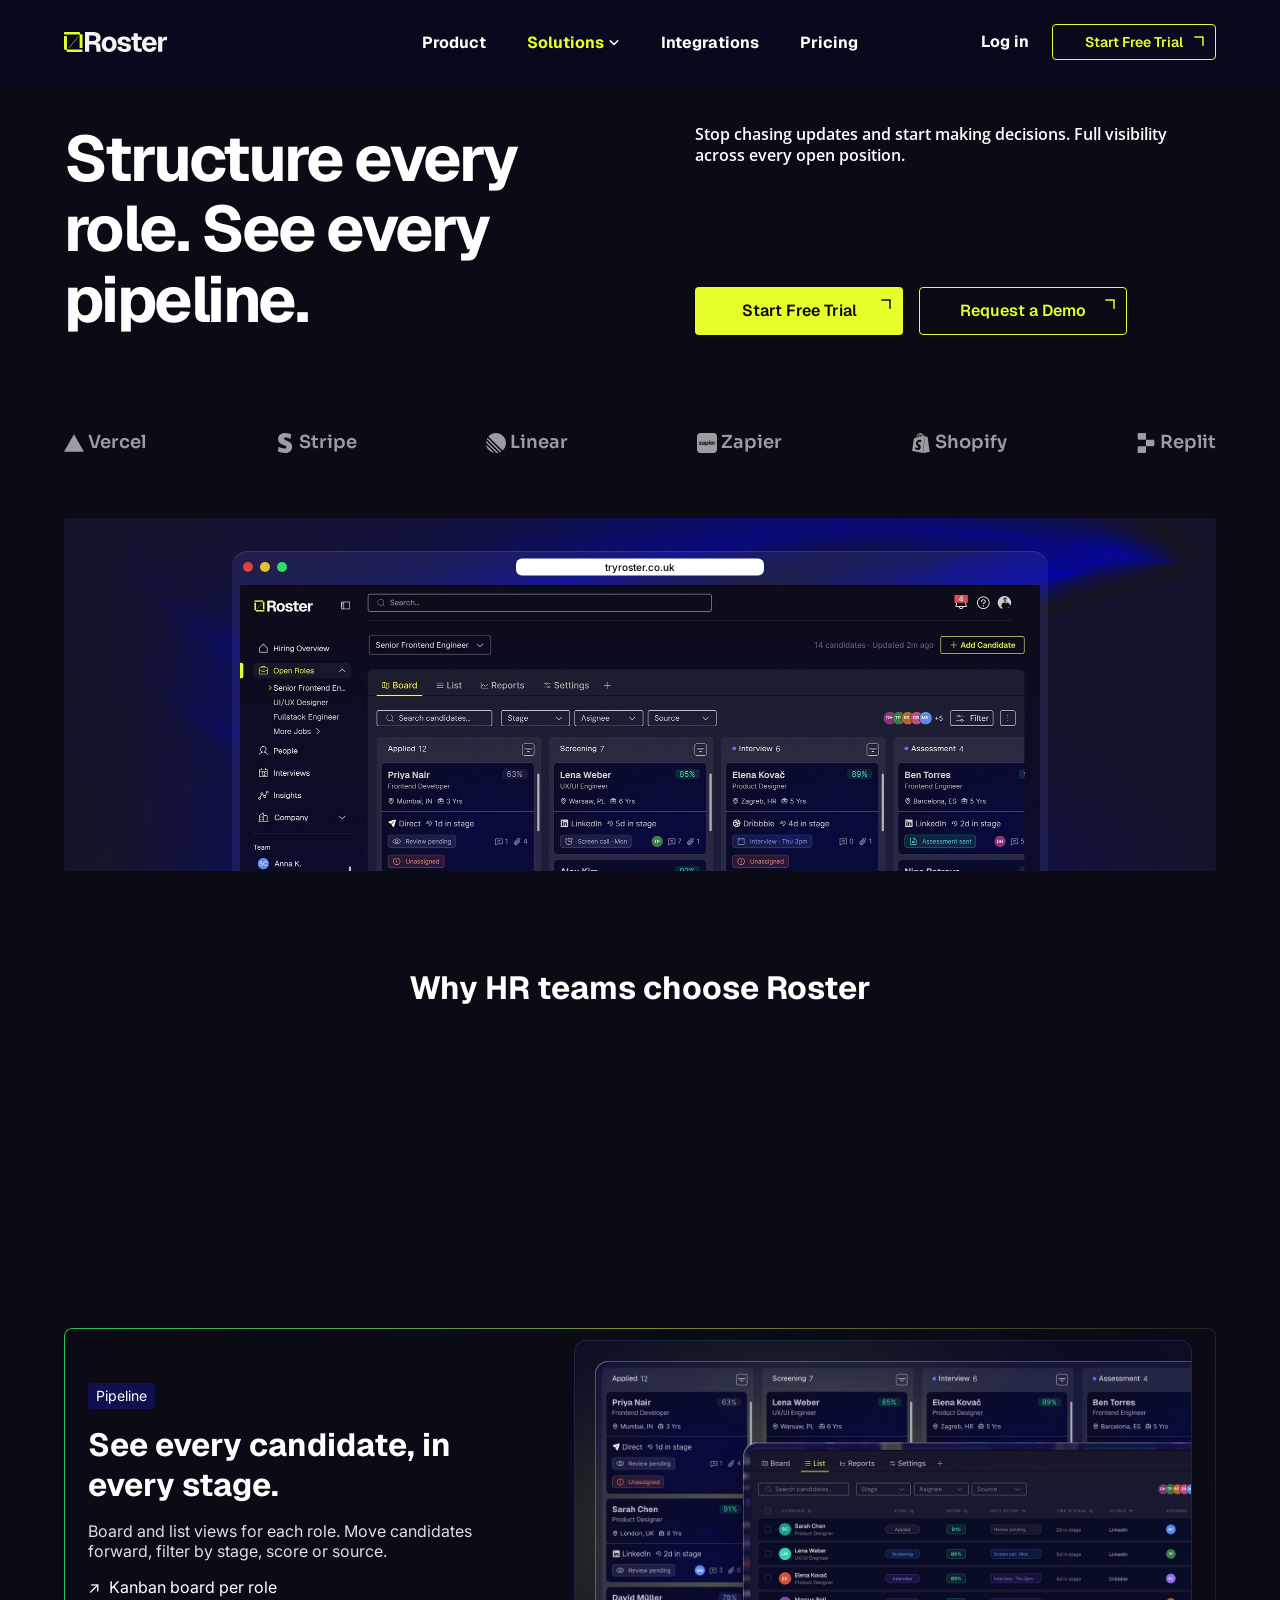
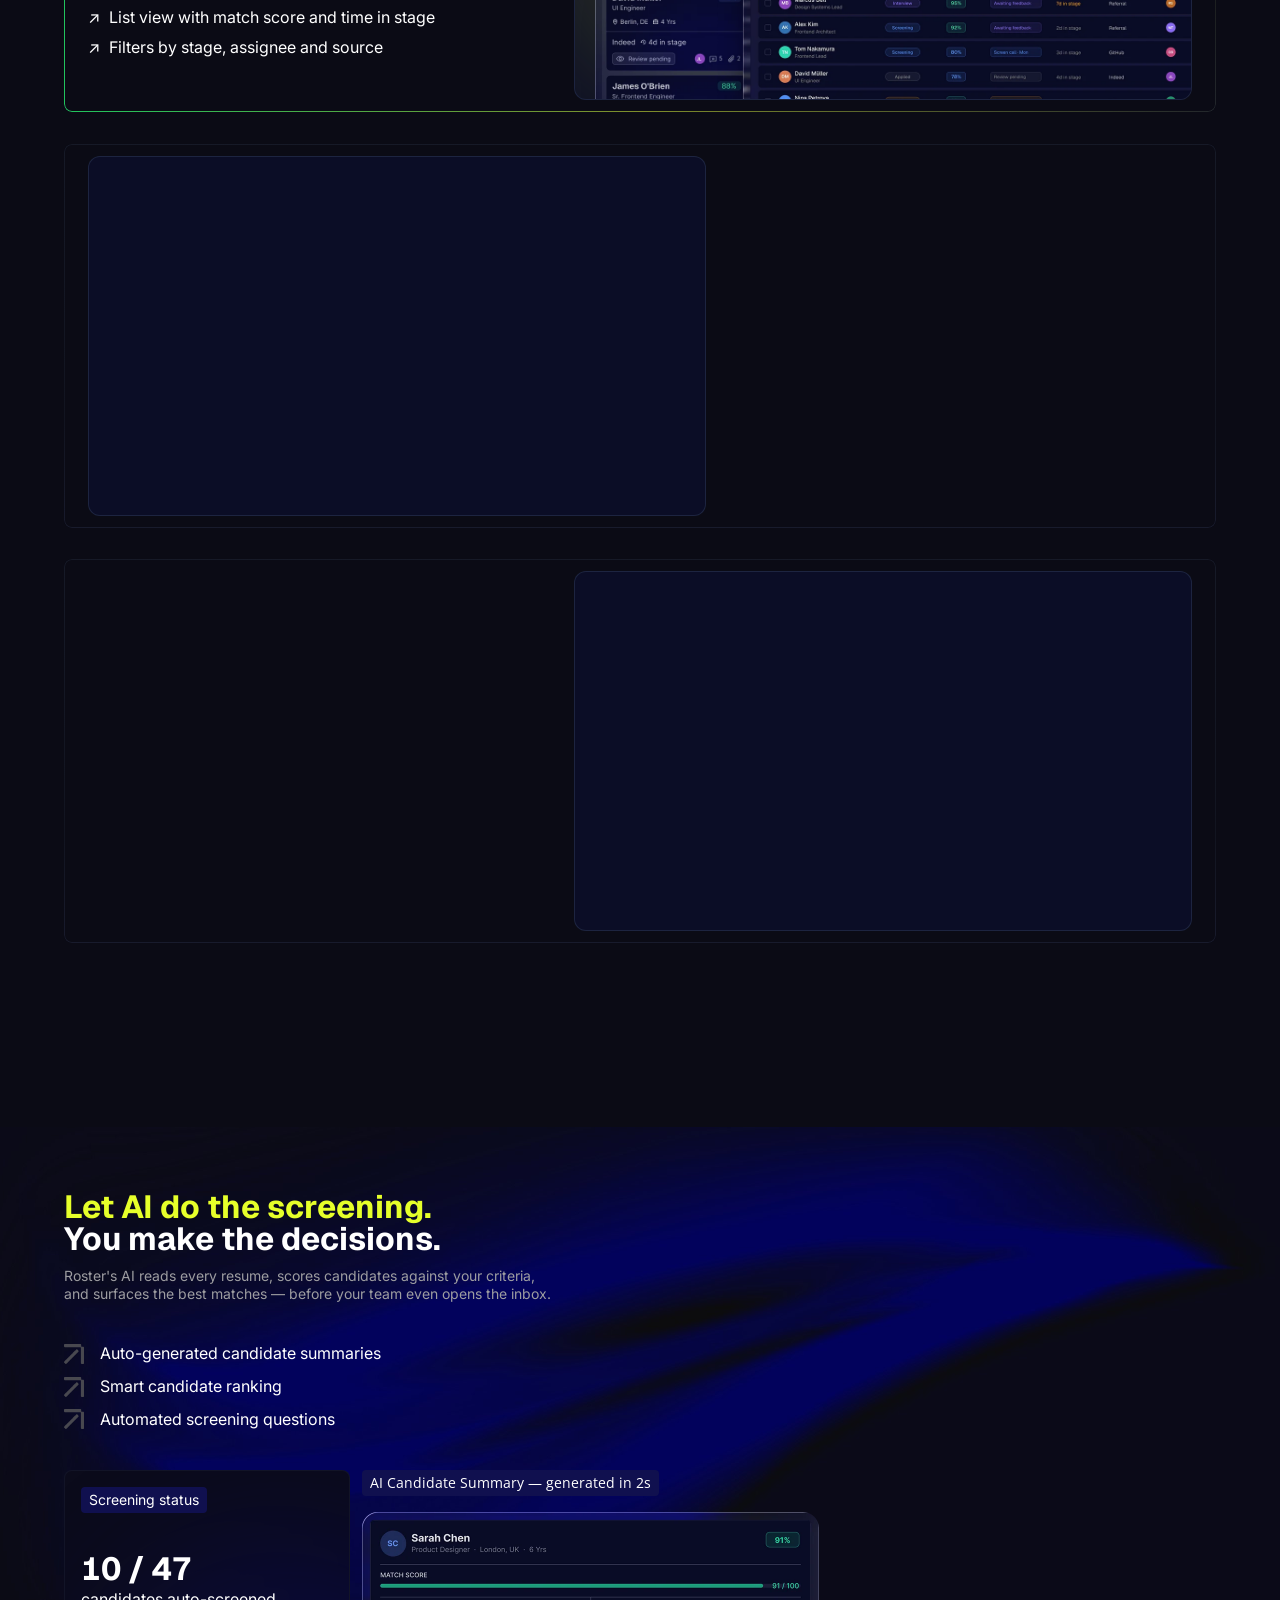
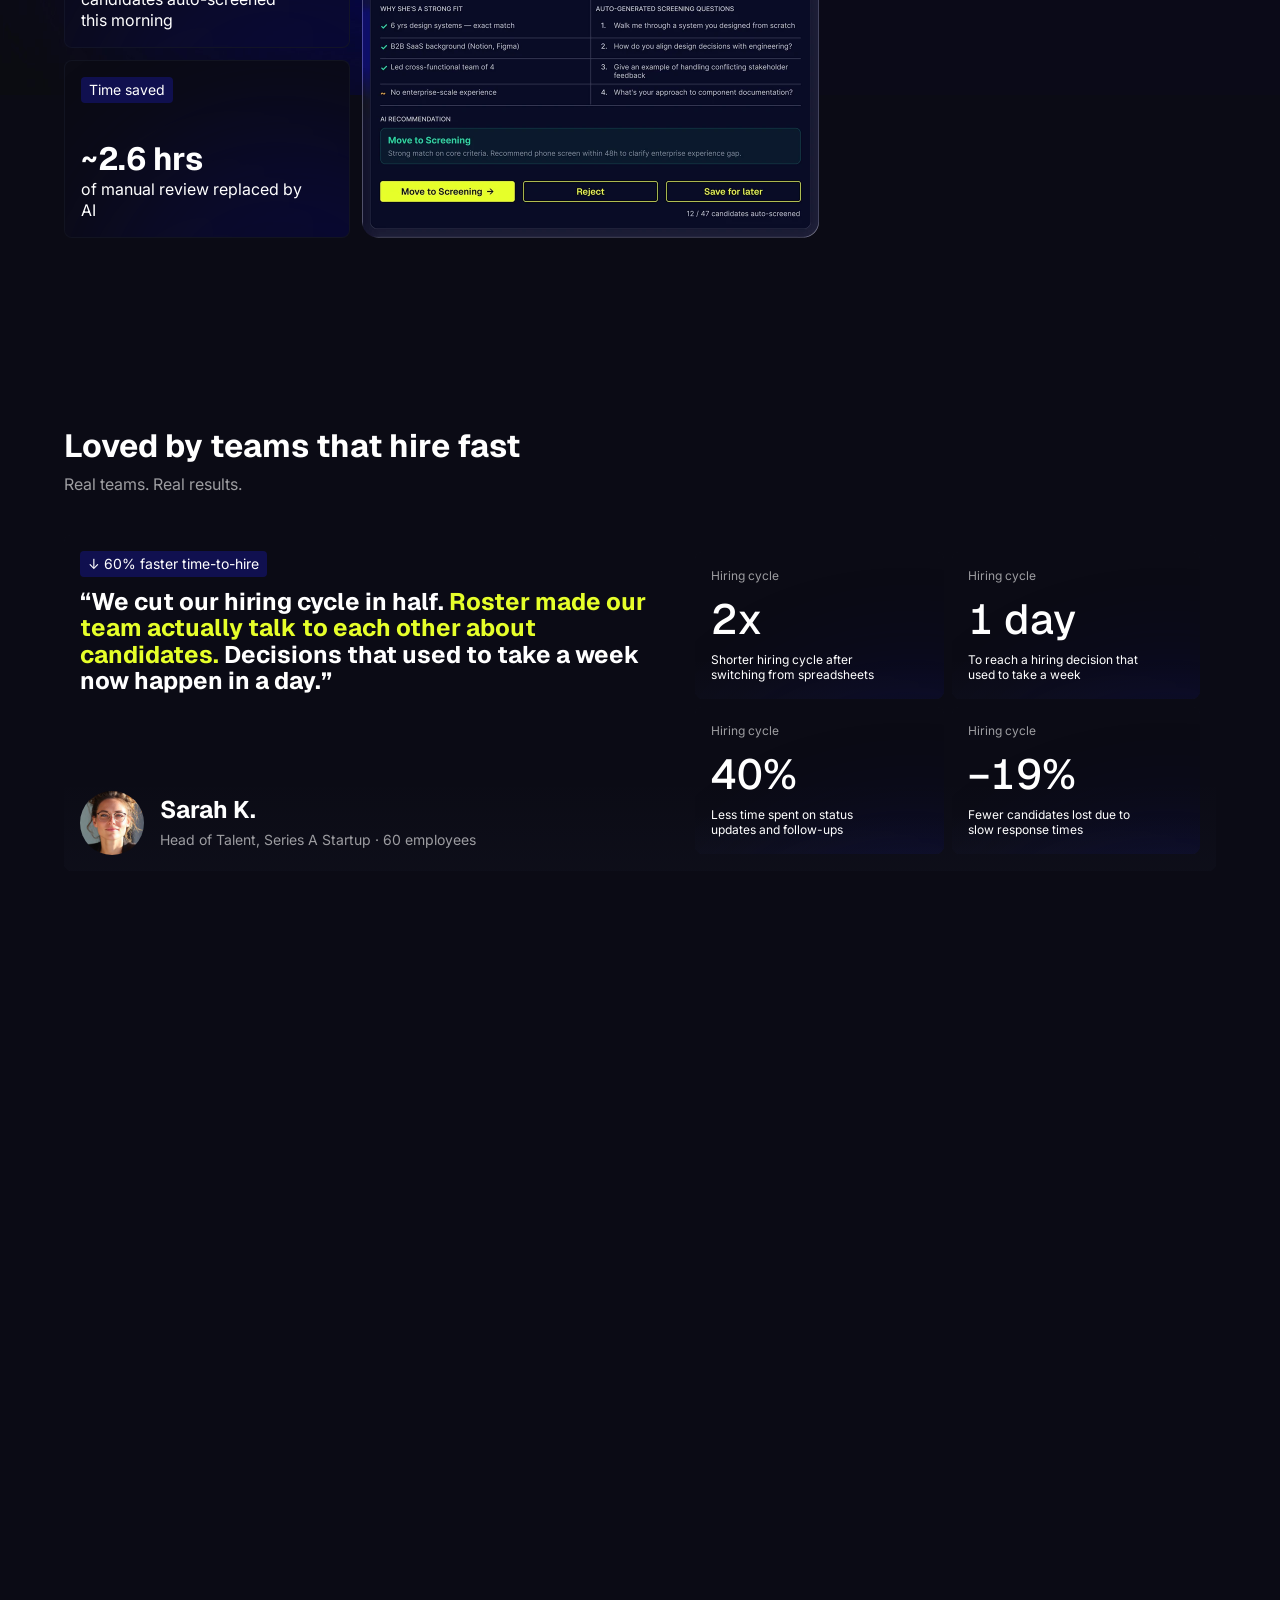
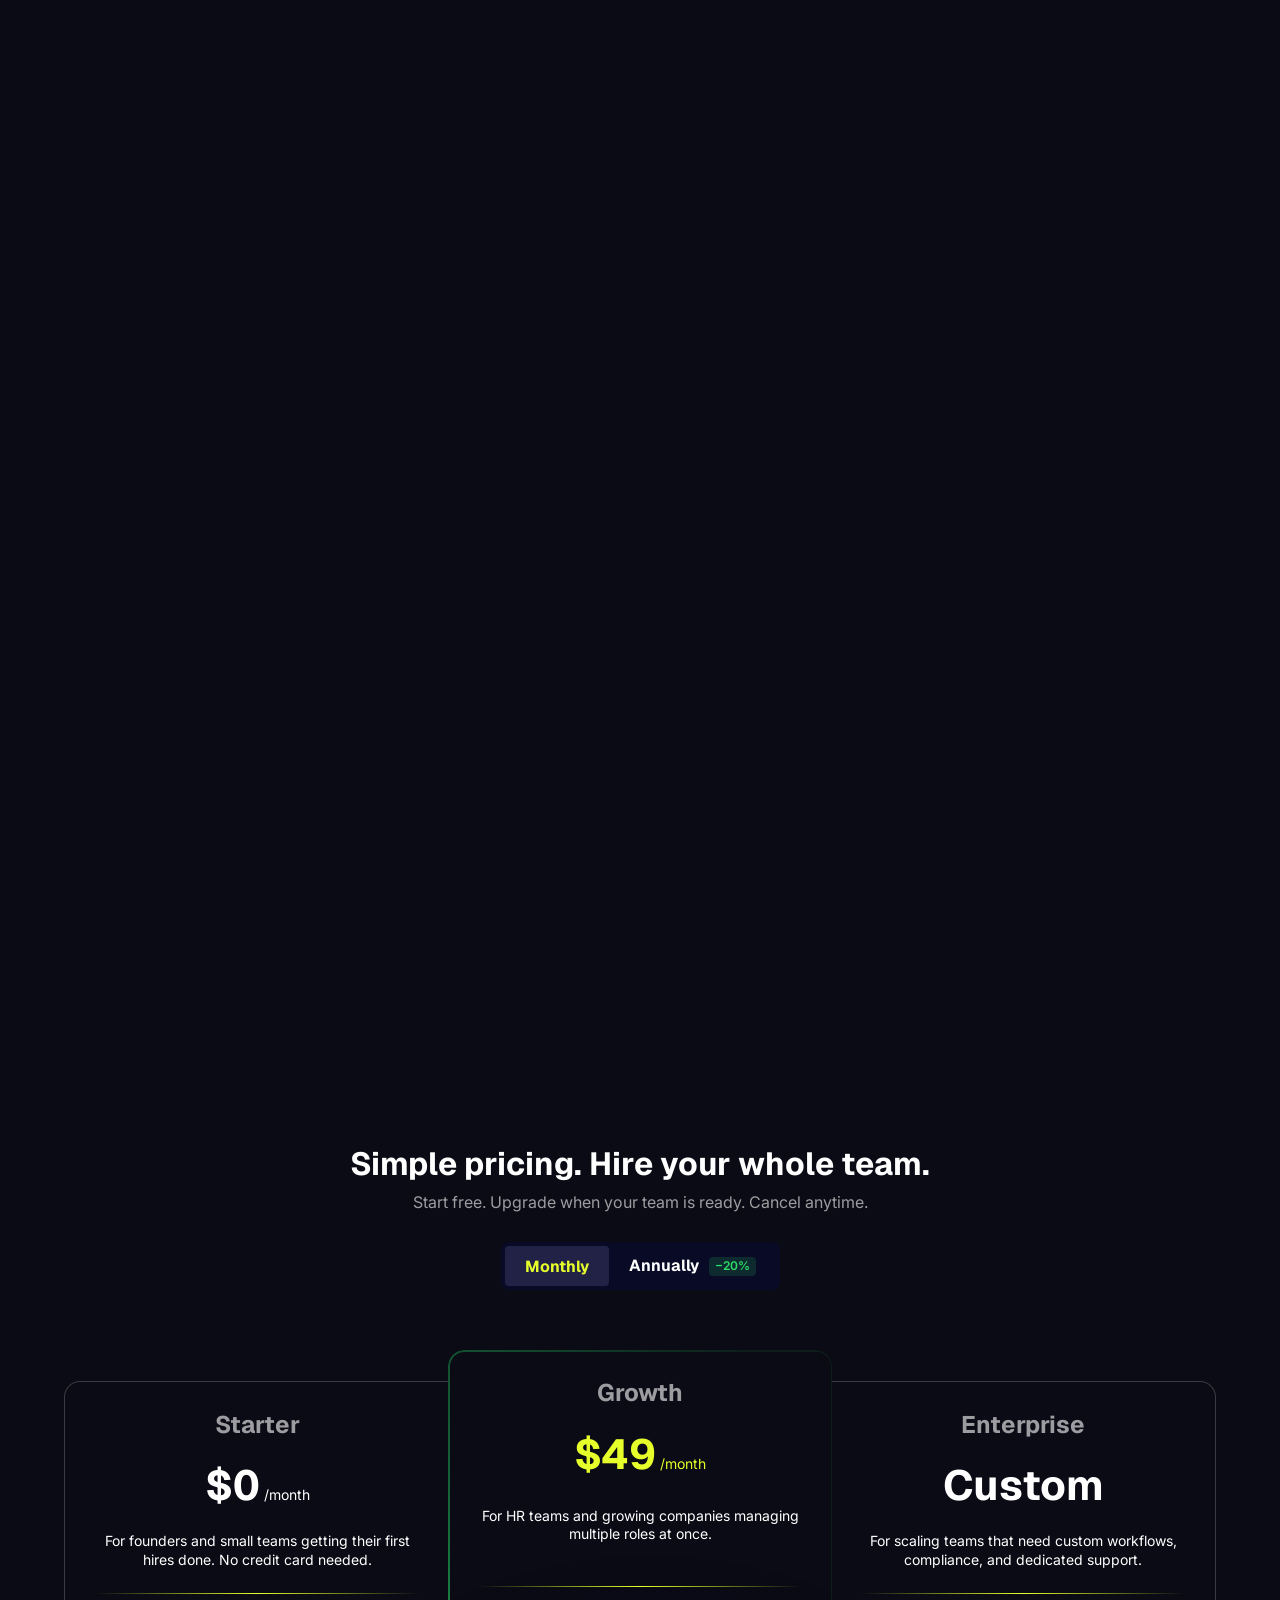
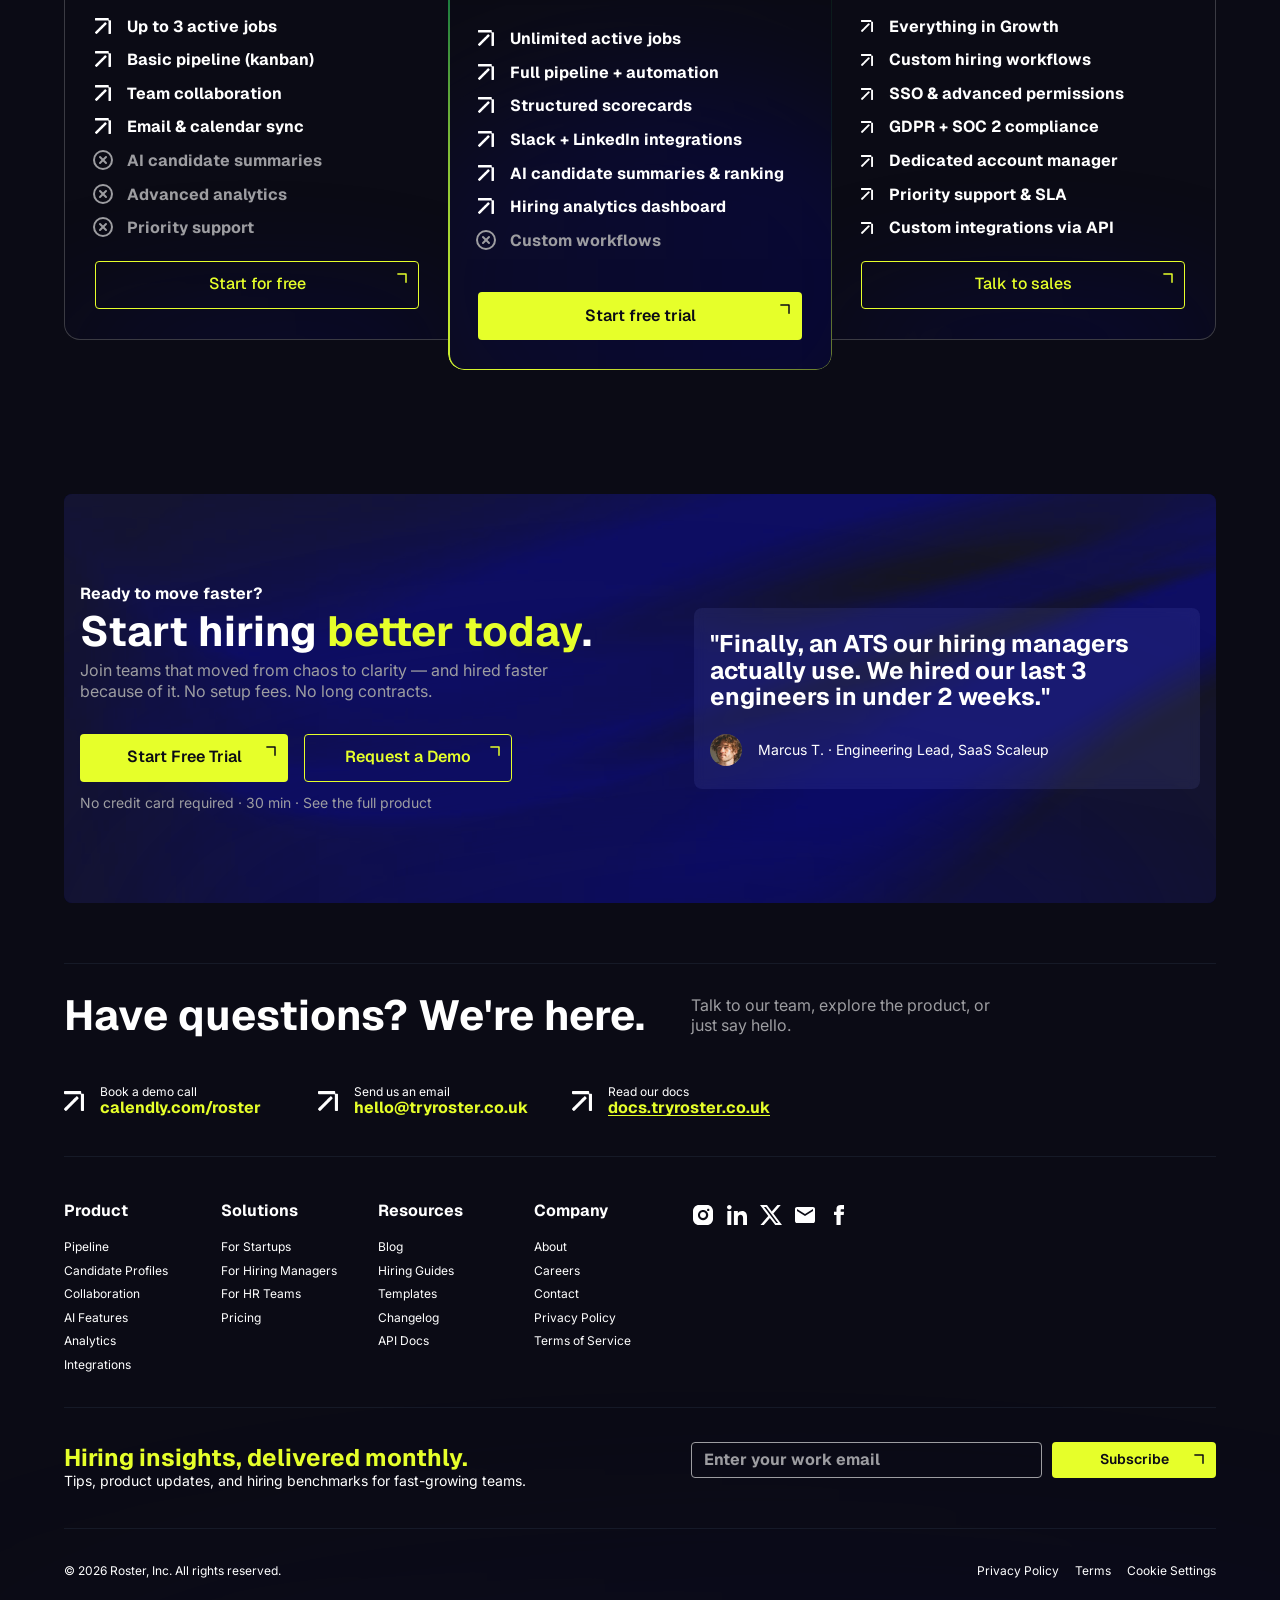
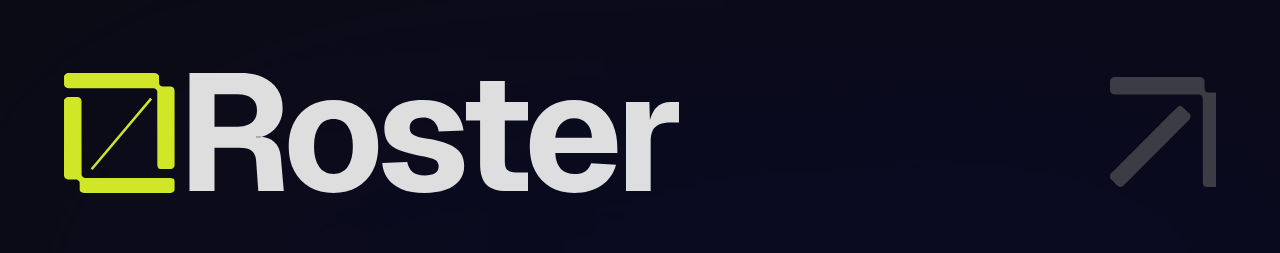
<file: roster/solutions-hr.html>
<!doctype html>
<html lang="en">
<head>
<meta charset="utf-8">
<meta name="viewport" content="width=device-width, initial-scale=1">
<!-- meta:start -->
<meta name="description" content="Structure every role and see every pipeline. Full visibility across every open position.">
<meta name="theme-color" content="#0B0B15">
<link rel="icon" href="favicon.svg" type="image/svg+xml">
<link rel="icon" href="favicon-32.png" sizes="32x32" type="image/png">
<link rel="apple-touch-icon" href="apple-touch-icon.png">
<meta property="og:type" content="website">
<meta property="og:url" content="https://tryroster.co.uk/solutions-hr.html">
<meta property="og:site_name" content="Roster">
<meta property="og:title" content="For HR &amp; People Ops — Roster">
<meta property="og:description" content="Structure every role and see every pipeline. Full visibility across every open position.">
<meta property="og:image" content="https://tryroster.co.uk/assets/og-image.jpg">
<meta property="og:image:width" content="1200">
<meta property="og:image:height" content="630">
<meta name="twitter:card" content="summary_large_image">
<meta name="twitter:title" content="For HR &amp; People Ops — Roster">
<meta name="twitter:description" content="Structure every role and see every pipeline. Full visibility across every open position.">
<meta name="twitter:image" content="https://tryroster.co.uk/assets/og-image.jpg">
<!-- meta:end -->
<title>For HR &amp; People Ops — Roster</title>
<link rel="preconnect" href="https://fonts.googleapis.com">
<link rel="preconnect" href="https://fonts.gstatic.com" crossorigin>
<link href="https://fonts.googleapis.com/css2?family=Geist:wght@400;500;600;700&family=Open+Sans:wght@600&family=Sora:wght@600&family=Inter:wght@400;500;600&display=swap" rel="stylesheet">
<link rel="stylesheet" href="styles.css">
<link rel="stylesheet" href="product.css">
</head>
<body>

<!-- ===== Header (Figma: navbar 2062:9150) ===== -->
<header class="navbar" id="navbar">
  <div class="navbar__inner">
    <a class="logo" href="index.html" aria-label="Roster home"><img src="assets/logo.svg" alt="Roster" width="103" height="20"><img class="logo__hover" src="assets/logo-hover.svg" alt="" aria-hidden="true" width="103" height="20"></a>

    <nav class="nav" aria-label="Main">
      <a class="nav__item" href="product.html"><span>Product</span><svg class="nav__arrow" viewBox="0 0 16 16" fill="none" aria-hidden="true"><path d="M4 12L12 4" stroke="#E6FF2A" stroke-width="1.5" stroke-linecap="round" stroke-linejoin="round"/><path d="M5.5 4H12V10.5" stroke="#E6FF2A" stroke-width="1.5" stroke-linecap="round" stroke-linejoin="round"/></svg></a>
      <div class="nav__dd" id="solDd">
        <button class="nav__item nav__item--caret is-current" type="button" aria-expanded="false" aria-controls="solMenu" aria-haspopup="true"><span>Solutions</span><svg class="nav__arrow" viewBox="0 0 16 16" fill="none" aria-hidden="true"><path d="M4 12L12 4" stroke="#E6FF2A" stroke-width="1.5" stroke-linecap="round" stroke-linejoin="round"/><path d="M5.5 4H12V10.5" stroke="#E6FF2A" stroke-width="1.5" stroke-linecap="round" stroke-linejoin="round"/></svg>
          <svg class="caret" viewBox="0 0 12 12" fill="none" aria-hidden="true"><path d="M9.75 4.5L6 8.25L2.25 4.5" stroke="white" stroke-width="1.5" stroke-linecap="round" stroke-linejoin="round"/></svg>
        </button>
        <div class="nav__menu" id="solMenu" role="menu" aria-label="Solutions">
          <a class="nav__menu-item" href="solutions-founders.html" role="menuitem"><span class="nav__menu-ic"><svg viewBox="0 0 20 20" fill="none" aria-hidden="true"><path d="M17.6 9.6l-2.27-.65a5.2 5.2 0 0 1-3.6-3.6L11.08 3.1a.44.44 0 0 0-.84 0l-.65 2.25a5.2 5.2 0 0 1-3.6 3.6l-2.27.65a.44.44 0 0 0 0 .84l2.27.65a5.2 5.2 0 0 1 3.6 3.6l.65 2.27a.44.44 0 0 0 .84 0l.65-2.27a5.2 5.2 0 0 1 3.6-3.6l2.27-.65a.44.44 0 0 0 0-.84z" fill="none" stroke="currentColor" stroke-width="1.2" stroke-linejoin="round" transform="translate(-.66 0)"/></svg></span><span class="nav__menu-txt"><b>For Startup Founders</b><small>Hire fast without the overhead</small></span></a>
          <a class="nav__menu-item" href="solutions-hr.html" role="menuitem" aria-current="page"><span class="nav__menu-ic"><svg viewBox="0 0 20 20" fill="none" aria-hidden="true"><path d="M4.375 1.9375H11.875C11.9489 1.93744 12.0225 1.95224 12.0908 1.98047C12.1589 2.00869 12.2213 2.04947 12.2734 2.10156L16.6484 6.47656C16.7005 6.52872 16.7413 6.59109 16.7695 6.65918C16.7978 6.72746 16.8126 6.80111 16.8125 6.875V16.875C16.8125 17.1899 16.6875 17.4921 16.4648 17.7148C16.2421 17.9375 15.9399 18.0625 15.625 18.0625H4.375C4.06006 18.0625 3.75786 17.9375 3.53516 17.7148C3.31246 17.4921 3.1875 17.1899 3.1875 16.875V3.125L3.19336 3.00781C3.22032 2.7359 3.34025 2.48006 3.53516 2.28516C3.75786 2.06246 4.06006 1.9375 4.375 1.9375ZM4.3125 16.9375H15.6875V7.4375H11.875C11.7258 7.4375 11.583 7.37795 11.4775 7.27246C11.372 7.16697 11.3125 7.02418 11.3125 6.875V3.0625H4.3125V16.9375ZM7.5 12.5625H12.5C12.6492 12.5625 12.792 12.622 12.8975 12.7275C13.003 12.833 13.0625 12.9758 13.0625 13.125C13.0625 13.2742 13.003 13.417 12.8975 13.5225C12.792 13.628 12.6492 13.6875 12.5 13.6875H7.5C7.35082 13.6875 7.20803 13.628 7.10254 13.5225C6.99705 13.417 6.9375 13.2742 6.9375 13.125C6.9375 12.9758 6.99705 12.833 7.10254 12.7275C7.20803 12.622 7.35082 12.5625 7.5 12.5625ZM7.5 10.0625H12.5C12.6492 10.0625 12.792 10.122 12.8975 10.2275C13.003 10.333 13.0625 10.4758 13.0625 10.625C13.0625 10.7742 13.003 10.917 12.8975 11.0225C12.792 11.128 12.6492 11.1875 12.5 11.1875H7.5C7.35082 11.1875 7.20803 11.128 7.10254 11.0225C6.99705 10.917 6.9375 10.7742 6.9375 10.625C6.9375 10.4758 6.99705 10.333 7.10254 10.2275C7.20803 10.122 7.35082 10.0625 7.5 10.0625ZM12.4375 6.3125H14.8926L14.7852 6.20605L12.5439 3.96484L12.4375 3.85742V6.3125Z" fill="currentColor"/></svg></span><span class="nav__menu-txt"><b>For HR &amp; People Ops</b><small>Structure every role. See every pipeline.</small></span></a>
          <a class="nav__menu-item" href="solutions-managers.html" role="menuitem"><span class="nav__menu-ic"><svg viewBox="0 0 20 20" fill="none" aria-hidden="true"><path d="M19.3211 9.74688C19.2937 9.68516 18.632 8.21719 17.1609 6.74609C15.2008 4.78594 12.725 3.75 9.99999 3.75C7.27499 3.75 4.79921 4.78594 2.83905 6.74609C1.36796 8.21719 0.703118 9.6875 0.678899 9.74688C0.643362 9.82681 0.625 9.91331 0.625 10.0008C0.625 10.0883 0.643362 10.1748 0.678899 10.2547C0.706243 10.3164 1.36796 11.7836 2.83905 13.2547C4.79921 15.2141 7.27499 16.25 9.99999 16.25C12.725 16.25 15.2008 15.2141 17.1609 13.2547C18.632 11.7836 19.2937 10.3164 19.3211 10.2547C19.3566 10.1748 19.375 10.0883 19.375 10.0008C19.375 9.91331 19.3566 9.82681 19.3211 9.74688ZM9.99999 15C7.5953 15 5.49452 14.1258 3.75546 12.4023C3.0419 11.6927 2.43483 10.8836 1.95312 10C2.4347 9.11636 3.04179 8.30717 3.75546 7.59766C5.49452 5.87422 7.5953 5 9.99999 5C12.4047 5 14.5055 5.87422 16.2445 7.59766C16.9595 8.307 17.5679 9.11619 18.0508 10C17.4875 11.0516 15.0336 15 9.99999 15ZM9.99999 6.25C9.25831 6.25 8.53329 6.46993 7.9166 6.88199C7.29992 7.29404 6.81927 7.87971 6.53544 8.56494C6.25162 9.25016 6.17735 10.0042 6.32205 10.7316C6.46674 11.459 6.82389 12.1272 7.34834 12.6517C7.87279 13.1761 8.54097 13.5333 9.2684 13.6779C9.99583 13.8226 10.7498 13.7484 11.4351 13.4645C12.1203 13.1807 12.7059 12.7001 13.118 12.0834C13.5301 11.4667 13.75 10.7417 13.75 10C13.749 9.00576 13.3535 8.05253 12.6505 7.34949C11.9475 6.64645 10.9942 6.25103 9.99999 6.25ZM9.99999 12.5C9.50554 12.5 9.02219 12.3534 8.61107 12.0787C8.19994 11.804 7.87951 11.4135 7.69029 10.9567C7.50107 10.4999 7.45157 9.99723 7.54803 9.51227C7.64449 9.02732 7.88259 8.58186 8.23222 8.23223C8.58186 7.8826 9.02731 7.6445 9.51227 7.54804C9.99722 7.45157 10.4999 7.50108 10.9567 7.6903C11.4135 7.87952 11.804 8.19995 12.0787 8.61107C12.3534 9.0222 12.5 9.50555 12.5 10C12.5 10.663 12.2366 11.2989 11.7678 11.7678C11.2989 12.2366 10.663 12.5 9.99999 12.5Z" fill="currentColor"/></svg></span><span class="nav__menu-txt"><b>For Hiring Managers</b><small>Review candidates. Not email threads.</small></span></a>
        </div>
      </div>
      <a class="nav__item" href="integrations.html"><span>Integrations</span><svg class="nav__arrow" viewBox="0 0 16 16" fill="none" aria-hidden="true"><path d="M4 12L12 4" stroke="#E6FF2A" stroke-width="1.5" stroke-linecap="round" stroke-linejoin="round"/><path d="M5.5 4H12V10.5" stroke="#E6FF2A" stroke-width="1.5" stroke-linecap="round" stroke-linejoin="round"/></svg></a>
      <a class="nav__item" href="pricing.html"><span>Pricing</span><svg class="nav__arrow" viewBox="0 0 16 16" fill="none" aria-hidden="true"><path d="M4 12L12 4" stroke="#E6FF2A" stroke-width="1.5" stroke-linecap="round" stroke-linejoin="round"/><path d="M5.5 4H12V10.5" stroke="#E6FF2A" stroke-width="1.5" stroke-linecap="round" stroke-linejoin="round"/></svg></a>
    </nav>

    <div class="navbar__actions">
      <a class="navbar__login" href="auth.html?mode=login"><span>Log in</span></a>
      <a class="btn btn--secondary btn--sm" href="auth.html">Start Free Trial
        <svg class="btn__arrow" viewBox="0 0 20 20" fill="none" aria-hidden="true"><path d="M6.875 5H15V13.125" stroke="#E6FF2A" stroke-width="1.5" stroke-linecap="round" stroke-linejoin="round"/></svg>
            <svg class="btn__arrow-hover" viewBox="0 0 24 24" fill="none" aria-hidden="true"><path d="M6 18L18 6" stroke="#E6FF2A" stroke-width="1.5" stroke-linecap="round" stroke-linejoin="round"/><path d="M8.25 6H18V15.75" stroke="#E6FF2A" stroke-width="1.5" stroke-linecap="round" stroke-linejoin="round"/></svg>
      </a>
    </div>
  </div>
</header>

<main class="top top--product top--sol">
  <!-- ===== Hero (Solutions template — Home hero layout) ===== -->
  <section class="hero">
    <div class="hero__content">
      <div class="hero__title">
        <h1 class="reveal" style="--d:.1s">Structure every role. See every pipeline.</h1>
      </div>

      <div class="hero__side">
        <p class="hero__lead reveal" style="--d:.3s">Stop chasing updates and start making decisions. Full visibility across every open position.</p>
        <div class="hero__ctas reveal" style="--d:.45s">
          <a class="btn btn--primary btn--md" href="auth.html">Start Free Trial
            <svg class="btn__arrow" viewBox="0 0 20 20" fill="none" aria-hidden="true"><path d="M6.875 5H15V13.125" stroke="#0B0B15" stroke-width="1.5" stroke-linecap="round" stroke-linejoin="round"/></svg>
            <svg class="btn__arrow-hover" viewBox="0 0 24 24" fill="none" aria-hidden="true"><path d="M6 18L18 6" stroke="#232398" stroke-width="2" stroke-linecap="round" stroke-linejoin="round"/><path d="M8.25 6H18V15.75" stroke="#232398" stroke-width="2" stroke-linecap="round" stroke-linejoin="round"/></svg>
          </a>
          <a class="btn btn--secondary btn--md" href="demo.html">Request a Demo
            <svg class="btn__arrow" viewBox="0 0 20 20" fill="none" aria-hidden="true"><path d="M6.875 5H15V13.125" stroke="#E6FF2A" stroke-width="1.5" stroke-linecap="round" stroke-linejoin="round"/></svg>
            <svg class="btn__arrow-hover" viewBox="0 0 24 24" fill="none" aria-hidden="true"><path d="M6 18L18 6" stroke="#E6FF2A" stroke-width="1.5" stroke-linecap="round" stroke-linejoin="round"/><path d="M8.25 6H18V15.75" stroke="#E6FF2A" stroke-width="1.5" stroke-linecap="round" stroke-linejoin="round"/></svg>
          </a>
        </div>
      </div>
    </div>
  </section>

  <!-- ===== Logos + product window (Figma: Stats / 50 / 2062:8101) ===== -->
  <section class="stats">
    <div class="logos">
      <div class="logos__track">
      <div class="logos__item reveal" style="--d:.6s">
        <svg viewBox="0 0 20 20" fill="none" aria-hidden="true"><path d="M10 1.33984L20 18.6598H0L10 1.33984Z" fill="#9D9DA1"/></svg>Vercel
      </div>
      <div class="logos__item reveal" style="--d:.68s">
        <svg viewBox="0 0 20 20" fill="none" aria-hidden="true"><path d="M11.6444 7.625C9.83437 6.95333 8.84771 6.43667 8.84771 5.6175C8.84771 4.925 9.41687 4.53 10.4319 4.53C12.2877 4.53 14.1944 5.245 15.5069 5.88917L16.2485 1.31083C15.2077 0.8125 13.0785 0 10.1352 0C8.05354 0 6.32188 0.545 5.08437 1.56C3.79771 2.6225 3.12854 4.16 3.12854 6.015C3.12854 9.38083 5.18437 10.815 8.52521 12.0308C10.6794 12.7975 11.396 13.3425 11.396 14.1833C11.396 15 10.696 15.4708 9.43438 15.4708C7.87188 15.4708 5.29688 14.7033 3.60938 13.7133L2.85938 18.3425C4.31021 19.1583 6.98521 20 9.75937 20C11.9602 20 13.7952 19.48 15.0327 18.4892C16.4194 17.4017 17.1369 15.7925 17.1369 13.7125C17.1369 10.2725 15.0335 8.83667 11.6419 7.625H11.6444Z" fill="#9D9DA1"/></svg>Stripe
      </div>
      <div class="logos__item reveal" style="--d:.76s">
        <svg viewBox="0 0 20 20" fill="none" aria-hidden="true"><path d="M2.405 3.48334C3.34332 2.38966 4.50724 1.51204 5.81683 0.910758C7.12642 0.309475 8.55064 -0.00122317 9.99167 3.61882e-06C15.52 3.61882e-06 20 4.48 20 10.0075C20 13.0408 18.65 15.76 16.5167 17.595L2.40583 3.48334H2.405ZM1.51417 4.68834L15.3108 18.485C14.8742 18.76 14.415 19.0017 13.9358 19.2067L0.7925 6.06417C0.998333 5.585 1.24 5.125 1.51417 4.68834ZM0.268333 7.63584L12.3642 19.7317C11.7725 19.875 11.1617 19.9667 10.535 20L0 9.465C0.0327706 8.8483 0.122599 8.23597 0.268333 7.63584ZM0.126667 11.6875L8.3125 19.8742C6.26834 19.5249 4.38296 18.5498 2.91658 17.0834C1.45019 15.617 0.475084 13.7317 0.125833 11.6875H0.126667Z" fill="#9D9DA1"/></svg>Linear
      </div>
      <div class="logos__item reveal" style="--d:.84s">
        <svg viewBox="0 0 20 20" fill="none" aria-hidden="true"><path d="M3.46418 8.14703e-06C3.00879 -0.000651408 2.55775 0.0886123 2.13695 0.262678C1.71614 0.436744 1.33384 0.692185 1.01199 1.01435C0.690138 1.33651 0.435064 1.71905 0.261403 2.14003C0.0877424 2.561 -0.00108748 3.01212 1.00474e-05 3.46751V16.5325C-0.00108748 16.9879 0.0877424 17.439 0.261403 17.86C0.435064 18.281 0.690138 18.6635 1.01199 18.9857C1.33384 19.3078 1.71614 19.5633 2.13695 19.7373C2.55775 19.9114 3.00879 20.0007 3.46418 20H16.5325C16.9881 20.001 17.4395 19.912 17.8606 19.7381C18.2818 19.5642 18.6644 19.3088 18.9866 18.9866C19.3088 18.6644 19.5642 18.2818 19.7381 17.8606C19.912 17.4395 20.001 16.9881 20 16.5325V3.46751C20.001 3.01187 19.912 2.56053 19.7381 2.13938C19.5642 1.71824 19.3088 1.33559 18.9866 1.01341C18.6644 0.691226 18.2818 0.43585 17.8606 0.261942C17.4395 0.0880341 16.9881 -0.000980579 16.5325 8.14703e-06H3.46418ZM12.3058 7.30084H12.3308C12.3962 7.29825 12.4614 7.30902 12.5225 7.33251C12.5848 7.35521 12.6418 7.39037 12.69 7.43584C12.7787 7.53424 12.8269 7.66254 12.825 7.79501C12.8294 7.92888 12.7809 8.05909 12.69 8.15751C12.6422 8.20427 12.5851 8.24059 12.5225 8.26417C12.4617 8.28873 12.3964 8.30064 12.3308 8.29917C12.2638 8.30258 12.1968 8.29061 12.135 8.26417C12.0726 8.24004 12.0158 8.20332 11.9682 8.15629C11.9206 8.10927 11.8832 8.05295 11.8583 7.99084C11.8338 7.92859 11.823 7.8618 11.8267 7.79501C11.8251 7.66136 11.876 7.53242 11.9683 7.43584C12.0595 7.34938 12.1802 7.30107 12.3058 7.30084ZM14.6833 8.61084C14.7083 8.61417 14.7342 8.61417 14.7625 8.61417C15.0333 8.60501 15.3008 8.66751 15.5433 8.79667C15.7417 8.91667 15.9025 9.09251 16.0033 9.30417C16.11 9.53667 16.1608 9.78918 16.1575 10.0442V10.205C16.1608 10.2658 16.1608 10.3267 16.1575 10.3875H14.0758C14.0783 10.5767 14.1383 10.7625 14.2458 10.9225C14.3122 10.9986 14.3955 11.0582 14.4889 11.0965C14.5824 11.1349 14.6835 11.1509 14.7842 11.1433C14.9279 11.1557 15.0713 11.1154 15.1875 11.03C15.2775 10.9638 15.3445 10.8712 15.3792 10.765L16.1417 10.9792C16.0975 11.1436 16.0179 11.2963 15.9083 11.4267C15.7917 11.5592 15.6408 11.6633 15.4742 11.7225C15.2513 11.8044 15.0148 11.8428 14.7775 11.8358C14.4861 11.8449 14.1976 11.7744 13.9433 11.6317C13.7032 11.4975 13.5098 11.2931 13.3892 11.0458C13.2573 10.7776 13.1924 10.4813 13.2 10.1825C13.1753 9.75673 13.319 9.3383 13.6 9.01751C13.8969 8.75013 14.2839 8.60486 14.6833 8.61084ZM6.67751 8.63001C6.81251 8.63334 6.94834 8.65168 7.07751 8.69584C7.25001 8.75001 7.41084 8.84084 7.54668 8.95751C7.76334 9.20917 7.87418 9.53417 7.85168 9.86417V11.7608H7.10834L7.01751 11.1683H6.96334C6.91001 11.3042 6.83418 11.4267 6.73668 11.5342C6.64901 11.6281 6.54291 11.703 6.42501 11.7542C6.30607 11.8056 6.17696 11.8293 6.04751 11.8233C5.78866 11.8364 5.5334 11.7586 5.32584 11.6033C5.23131 11.5211 5.15729 11.418 5.10968 11.3021C5.06208 11.1862 5.04222 11.0608 5.05168 10.9358C5.04581 10.8129 5.06745 10.6902 5.11501 10.5767C5.15963 10.4625 5.22842 10.3593 5.31668 10.2742C5.56385 10.0827 5.87457 9.99248 6.18584 10.0217H6.97918V9.87084C6.98682 9.73536 6.94672 9.60148 6.86584 9.49251C6.81794 9.44594 6.76049 9.41034 6.69746 9.38818C6.63444 9.36602 6.56735 9.35783 6.50084 9.36417C6.39117 9.3577 6.28192 9.38256 6.18584 9.43584C6.10967 9.486 6.05292 9.56068 6.02501 9.64751L5.20001 9.52751C5.23128 9.35575 5.30489 9.19449 5.41418 9.05834C5.53084 8.91334 5.68168 8.80667 5.85834 8.74334C6.07584 8.66751 6.30834 8.63001 6.54168 8.63584C6.58584 8.63334 6.63001 8.63001 6.67751 8.63001ZM10.3308 8.63584C10.4758 8.63584 10.62 8.66751 10.7525 8.73084C10.9042 8.80001 11.0358 8.90667 11.1342 9.04251C11.3483 9.39501 11.4483 9.80167 11.4267 10.2142C11.4515 10.637 11.3484 11.0575 11.1308 11.4208C11.04 11.5593 10.9147 11.6718 10.7673 11.7473C10.6199 11.8228 10.4555 11.8588 10.29 11.8517C10.12 11.8517 9.95584 11.8142 9.80501 11.7383C9.63413 11.6578 9.49383 11.5242 9.40501 11.3575C9.36689 11.2959 9.33506 11.2305 9.31001 11.1625H9.27251L9.27584 12.6492H8.39334V8.72167H9.14668L9.24418 9.39251H9.29168C9.34834 9.21917 9.43918 9.05834 9.56501 8.92584C9.65579 8.83191 9.76513 8.75791 9.88608 8.70855C10.007 8.6592 10.1369 8.63557 10.2675 8.63917H10.3308V8.63584ZM16.63 8.70584H17.3825L17.4767 9.37667H17.5208C17.5588 9.23061 17.6254 9.09352 17.7167 8.97334C17.7857 8.88567 17.8753 8.81639 17.9775 8.77167C18.079 8.72424 18.1906 8.70249 18.3025 8.70834H18.4975V9.58418H18.1633C18.0771 9.56551 17.9877 9.56779 17.9025 9.59084C17.8172 9.6139 17.7392 9.65836 17.6758 9.72001C17.6109 9.77963 17.5612 9.85392 17.5308 9.93667C17.503 10.0209 17.4953 10.1106 17.5083 10.1983V11.7608H16.63V8.70584ZM2.03418 8.70834H4.75251V9.45501L3.10834 10.92L3.13668 11.0142H4.78084L4.81584 11.7642H2.00001V11.0142L3.60918 9.55251L3.57168 9.45501H2.03418V8.70834ZM11.88 8.70834H12.7592V11.7575H11.88V8.70834ZM14.7492 9.27834L14.765 9.29167C14.6659 9.27853 14.5651 9.29146 14.4725 9.32917C14.3805 9.36623 14.2986 9.42447 14.2333 9.49917C14.1417 9.62834 14.0883 9.77917 14.0758 9.93417H15.3633C15.335 9.49584 15.1492 9.27834 14.7467 9.27834H14.7492ZM9.98418 9.41417C9.96251 9.41417 9.93668 9.41417 9.91501 9.41751C9.82679 9.41454 9.7389 9.42956 9.65668 9.46167C9.57477 9.49812 9.50171 9.55185 9.44251 9.61917C9.31662 9.78479 9.2561 9.99096 9.27251 10.1983V10.2517C9.26001 10.4658 9.32001 10.6742 9.44251 10.8442C9.49766 10.9158 9.57025 10.972 9.65334 11.0075C9.73483 11.0464 9.82489 11.0639 9.91501 11.0583C10.0075 11.0664 10.1006 11.0502 10.185 11.0115C10.2694 10.9728 10.3424 10.9129 10.3967 10.8375C10.5133 10.6517 10.5667 10.4375 10.5542 10.2208C10.5661 10.0125 10.5134 9.8056 10.4033 9.62834C10.353 9.56457 10.2895 9.51242 10.2172 9.47545C10.1448 9.43849 10.0653 9.41759 9.98418 9.41417ZM6.22668 10.4692C6.14512 10.4732 6.06695 10.503 6.00334 10.5542C5.97252 10.5839 5.94817 10.6197 5.93182 10.6593C5.91547 10.6988 5.90748 10.7414 5.90834 10.7842C5.90834 10.8283 5.91501 10.8725 5.93084 10.9133C5.94692 10.9547 5.97163 10.9922 6.00334 11.0233C6.09855 11.0936 6.21637 11.1263 6.33418 11.115V11.1183C6.50355 11.1247 6.66971 11.0709 6.80334 10.9667C6.85971 10.9208 6.90485 10.8626 6.93532 10.7966C6.96579 10.7306 6.98079 10.6585 6.97918 10.5858V10.4692H6.22668Z" fill="#9D9DA1"/></svg>Zapier
      </div>
      <div class="logos__item reveal" style="--d:.92s">
        <svg viewBox="0 0 20 20" fill="none" aria-hidden="true"><path d="M12.7773 19.9825L18.7906 18.6817C18.7906 18.6817 16.6206 4.00417 16.6031 3.90667C16.5881 3.81 16.5081 3.74667 16.4273 3.74667C16.3465 3.74667 14.8198 3.63333 14.8198 3.63333C14.8198 3.63333 13.7573 2.57167 13.6206 2.4575C13.5831 2.42667 13.5581 2.41 13.5198 2.39583L12.7581 19.9825H12.7773ZM9.75479 9.42083C9.75479 9.42083 9.07979 9.0675 8.27646 9.0675C7.07062 9.0675 7.02313 9.8225 7.02313 10.0183C7.02313 11.045 9.72312 11.4475 9.72312 13.8758C9.72312 15.7883 8.52312 17.0092 6.88479 17.0092C4.92312 17.0092 3.93479 15.7883 3.93479 15.7883L4.47313 14.05C4.47313 14.05 5.51062 14.9383 6.37313 14.9383C6.93563 14.9383 7.18562 14.4842 7.18562 14.1617C7.18562 12.8125 4.97396 12.75 4.97396 10.5292C4.94563 8.665 6.28312 6.84917 8.99646 6.84917C10.044 6.84917 10.559 7.15 10.559 7.15L9.77146 9.4125L9.75479 9.42083ZM9.30479 0.691667C9.41813 0.691667 9.53062 0.723333 9.64229 0.804167C8.82229 1.19167 7.92229 2.17 7.55229 4.13083C7.00563 4.30833 6.47479 4.46833 5.97813 4.6125C6.41062 3.125 7.45563 0.7 9.30479 0.7V0.691667ZM10.334 3.14917V3.26167C9.70562 3.455 9.01479 3.665 8.33896 3.875C8.72729 2.39417 9.44979 1.67083 10.0765 1.39917C10.2373 1.81667 10.334 2.37917 10.334 3.14917ZM10.7831 1.2875C11.3615 1.34917 11.734 2.01 11.974 2.75C11.6831 2.845 11.3615 2.9425 11.009 3.055V2.845C11.009 2.21833 10.929 1.7025 10.7831 1.28583V1.2875ZM13.2765 2.36167C13.2598 2.36167 13.2265 2.37917 13.2115 2.37917C13.1965 2.37917 12.9706 2.44167 12.6165 2.55417C12.264 1.52667 11.6365 0.579167 10.5265 0.579167H10.4306C10.109 0.174167 9.72062 0 9.38396 0C6.79563 0 5.55896 3.23083 5.17146 4.87167C4.17646 5.17583 3.45229 5.40167 3.37146 5.43333C2.80896 5.61083 2.79313 5.62667 2.72813 6.15833C2.66563 6.54333 1.20312 17.8775 1.20312 17.8775L12.504 20L13.2765 2.36167Z" fill="#9D9DA1"/></svg>Shopify
      </div>
      <div class="logos__item reveal" style="--d:1s">
        <svg viewBox="0 0 20 20" fill="none" aria-hidden="true"><path d="M1.67188 1.25C1.67187 0.918479 1.80357 0.600537 2.03799 0.366116C2.27241 0.131696 2.59035 0 2.92188 0L8.75521 0C9.08673 0 9.40467 0.131696 9.63909 0.366116C9.87351 0.600537 10.0052 0.918479 10.0052 1.25V6.66667H2.92188C2.59035 6.66667 2.27241 6.53497 2.03799 6.30055C1.80357 6.06613 1.67188 5.74819 1.67188 5.41667V1.25ZM10.0052 6.66667H17.0885C17.4201 6.66667 17.738 6.79836 17.9724 7.03278C18.2068 7.2672 18.3385 7.58515 18.3385 7.91667V12.0833C18.3385 12.4149 18.2068 12.7328 17.9724 12.9672C17.738 13.2016 17.4201 13.3333 17.0885 13.3333H10.0052V6.66667ZM1.67188 14.5833C1.67187 14.2518 1.80357 13.9339 2.03799 13.6995C2.27241 13.465 2.59035 13.3333 2.92188 13.3333H10.0052V18.75C10.0052 19.0815 9.87351 19.3995 9.63909 19.6339C9.40467 19.8683 9.08673 20 8.75521 20H2.92188C2.59035 20 2.27241 19.8683 2.03799 19.6339C1.80357 19.3995 1.67188 19.0815 1.67188 18.75V14.5833Z" fill="#9D9DA1"/></svg>Replit
      </div>
    
      <div class="logos__item is-dup" aria-hidden="true">
        <svg viewBox="0 0 20 20" fill="none" aria-hidden="true"><path d="M10 1.33984L20 18.6598H0L10 1.33984Z" fill="#9D9DA1"/></svg>Vercel
      </div>
      <div class="logos__item is-dup" aria-hidden="true">
        <svg viewBox="0 0 20 20" fill="none" aria-hidden="true"><path d="M11.6444 7.625C9.83437 6.95333 8.84771 6.43667 8.84771 5.6175C8.84771 4.925 9.41687 4.53 10.4319 4.53C12.2877 4.53 14.1944 5.245 15.5069 5.88917L16.2485 1.31083C15.2077 0.8125 13.0785 0 10.1352 0C8.05354 0 6.32188 0.545 5.08437 1.56C3.79771 2.6225 3.12854 4.16 3.12854 6.015C3.12854 9.38083 5.18437 10.815 8.52521 12.0308C10.6794 12.7975 11.396 13.3425 11.396 14.1833C11.396 15 10.696 15.4708 9.43438 15.4708C7.87188 15.4708 5.29688 14.7033 3.60938 13.7133L2.85938 18.3425C4.31021 19.1583 6.98521 20 9.75937 20C11.9602 20 13.7952 19.48 15.0327 18.4892C16.4194 17.4017 17.1369 15.7925 17.1369 13.7125C17.1369 10.2725 15.0335 8.83667 11.6419 7.625H11.6444Z" fill="#9D9DA1"/></svg>Stripe
      </div>
      <div class="logos__item is-dup" aria-hidden="true">
        <svg viewBox="0 0 20 20" fill="none" aria-hidden="true"><path d="M2.405 3.48334C3.34332 2.38966 4.50724 1.51204 5.81683 0.910758C7.12642 0.309475 8.55064 -0.00122317 9.99167 3.61882e-06C15.52 3.61882e-06 20 4.48 20 10.0075C20 13.0408 18.65 15.76 16.5167 17.595L2.40583 3.48334H2.405ZM1.51417 4.68834L15.3108 18.485C14.8742 18.76 14.415 19.0017 13.9358 19.2067L0.7925 6.06417C0.998333 5.585 1.24 5.125 1.51417 4.68834ZM0.268333 7.63584L12.3642 19.7317C11.7725 19.875 11.1617 19.9667 10.535 20L0 9.465C0.0327706 8.8483 0.122599 8.23597 0.268333 7.63584ZM0.126667 11.6875L8.3125 19.8742C6.26834 19.5249 4.38296 18.5498 2.91658 17.0834C1.45019 15.617 0.475084 13.7317 0.125833 11.6875H0.126667Z" fill="#9D9DA1"/></svg>Linear
      </div>
      <div class="logos__item is-dup" aria-hidden="true">
        <svg viewBox="0 0 20 20" fill="none" aria-hidden="true"><path d="M3.46418 8.14703e-06C3.00879 -0.000651408 2.55775 0.0886123 2.13695 0.262678C1.71614 0.436744 1.33384 0.692185 1.01199 1.01435C0.690138 1.33651 0.435064 1.71905 0.261403 2.14003C0.0877424 2.561 -0.00108748 3.01212 1.00474e-05 3.46751V16.5325C-0.00108748 16.9879 0.0877424 17.439 0.261403 17.86C0.435064 18.281 0.690138 18.6635 1.01199 18.9857C1.33384 19.3078 1.71614 19.5633 2.13695 19.7373C2.55775 19.9114 3.00879 20.0007 3.46418 20H16.5325C16.9881 20.001 17.4395 19.912 17.8606 19.7381C18.2818 19.5642 18.6644 19.3088 18.9866 18.9866C19.3088 18.6644 19.5642 18.2818 19.7381 17.8606C19.912 17.4395 20.001 16.9881 20 16.5325V3.46751C20.001 3.01187 19.912 2.56053 19.7381 2.13938C19.5642 1.71824 19.3088 1.33559 18.9866 1.01341C18.6644 0.691226 18.2818 0.43585 17.8606 0.261942C17.4395 0.0880341 16.9881 -0.000980579 16.5325 8.14703e-06H3.46418ZM12.3058 7.30084H12.3308C12.3962 7.29825 12.4614 7.30902 12.5225 7.33251C12.5848 7.35521 12.6418 7.39037 12.69 7.43584C12.7787 7.53424 12.8269 7.66254 12.825 7.79501C12.8294 7.92888 12.7809 8.05909 12.69 8.15751C12.6422 8.20427 12.5851 8.24059 12.5225 8.26417C12.4617 8.28873 12.3964 8.30064 12.3308 8.29917C12.2638 8.30258 12.1968 8.29061 12.135 8.26417C12.0726 8.24004 12.0158 8.20332 11.9682 8.15629C11.9206 8.10927 11.8832 8.05295 11.8583 7.99084C11.8338 7.92859 11.823 7.8618 11.8267 7.79501C11.8251 7.66136 11.876 7.53242 11.9683 7.43584C12.0595 7.34938 12.1802 7.30107 12.3058 7.30084ZM14.6833 8.61084C14.7083 8.61417 14.7342 8.61417 14.7625 8.61417C15.0333 8.60501 15.3008 8.66751 15.5433 8.79667C15.7417 8.91667 15.9025 9.09251 16.0033 9.30417C16.11 9.53667 16.1608 9.78918 16.1575 10.0442V10.205C16.1608 10.2658 16.1608 10.3267 16.1575 10.3875H14.0758C14.0783 10.5767 14.1383 10.7625 14.2458 10.9225C14.3122 10.9986 14.3955 11.0582 14.4889 11.0965C14.5824 11.1349 14.6835 11.1509 14.7842 11.1433C14.9279 11.1557 15.0713 11.1154 15.1875 11.03C15.2775 10.9638 15.3445 10.8712 15.3792 10.765L16.1417 10.9792C16.0975 11.1436 16.0179 11.2963 15.9083 11.4267C15.7917 11.5592 15.6408 11.6633 15.4742 11.7225C15.2513 11.8044 15.0148 11.8428 14.7775 11.8358C14.4861 11.8449 14.1976 11.7744 13.9433 11.6317C13.7032 11.4975 13.5098 11.2931 13.3892 11.0458C13.2573 10.7776 13.1924 10.4813 13.2 10.1825C13.1753 9.75673 13.319 9.3383 13.6 9.01751C13.8969 8.75013 14.2839 8.60486 14.6833 8.61084ZM6.67751 8.63001C6.81251 8.63334 6.94834 8.65168 7.07751 8.69584C7.25001 8.75001 7.41084 8.84084 7.54668 8.95751C7.76334 9.20917 7.87418 9.53417 7.85168 9.86417V11.7608H7.10834L7.01751 11.1683H6.96334C6.91001 11.3042 6.83418 11.4267 6.73668 11.5342C6.64901 11.6281 6.54291 11.703 6.42501 11.7542C6.30607 11.8056 6.17696 11.8293 6.04751 11.8233C5.78866 11.8364 5.5334 11.7586 5.32584 11.6033C5.23131 11.5211 5.15729 11.418 5.10968 11.3021C5.06208 11.1862 5.04222 11.0608 5.05168 10.9358C5.04581 10.8129 5.06745 10.6902 5.11501 10.5767C5.15963 10.4625 5.22842 10.3593 5.31668 10.2742C5.56385 10.0827 5.87457 9.99248 6.18584 10.0217H6.97918V9.87084C6.98682 9.73536 6.94672 9.60148 6.86584 9.49251C6.81794 9.44594 6.76049 9.41034 6.69746 9.38818C6.63444 9.36602 6.56735 9.35783 6.50084 9.36417C6.39117 9.3577 6.28192 9.38256 6.18584 9.43584C6.10967 9.486 6.05292 9.56068 6.02501 9.64751L5.20001 9.52751C5.23128 9.35575 5.30489 9.19449 5.41418 9.05834C5.53084 8.91334 5.68168 8.80667 5.85834 8.74334C6.07584 8.66751 6.30834 8.63001 6.54168 8.63584C6.58584 8.63334 6.63001 8.63001 6.67751 8.63001ZM10.3308 8.63584C10.4758 8.63584 10.62 8.66751 10.7525 8.73084C10.9042 8.80001 11.0358 8.90667 11.1342 9.04251C11.3483 9.39501 11.4483 9.80167 11.4267 10.2142C11.4515 10.637 11.3484 11.0575 11.1308 11.4208C11.04 11.5593 10.9147 11.6718 10.7673 11.7473C10.6199 11.8228 10.4555 11.8588 10.29 11.8517C10.12 11.8517 9.95584 11.8142 9.80501 11.7383C9.63413 11.6578 9.49383 11.5242 9.40501 11.3575C9.36689 11.2959 9.33506 11.2305 9.31001 11.1625H9.27251L9.27584 12.6492H8.39334V8.72167H9.14668L9.24418 9.39251H9.29168C9.34834 9.21917 9.43918 9.05834 9.56501 8.92584C9.65579 8.83191 9.76513 8.75791 9.88608 8.70855C10.007 8.6592 10.1369 8.63557 10.2675 8.63917H10.3308V8.63584ZM16.63 8.70584H17.3825L17.4767 9.37667H17.5208C17.5588 9.23061 17.6254 9.09352 17.7167 8.97334C17.7857 8.88567 17.8753 8.81639 17.9775 8.77167C18.079 8.72424 18.1906 8.70249 18.3025 8.70834H18.4975V9.58418H18.1633C18.0771 9.56551 17.9877 9.56779 17.9025 9.59084C17.8172 9.6139 17.7392 9.65836 17.6758 9.72001C17.6109 9.77963 17.5612 9.85392 17.5308 9.93667C17.503 10.0209 17.4953 10.1106 17.5083 10.1983V11.7608H16.63V8.70584ZM2.03418 8.70834H4.75251V9.45501L3.10834 10.92L3.13668 11.0142H4.78084L4.81584 11.7642H2.00001V11.0142L3.60918 9.55251L3.57168 9.45501H2.03418V8.70834ZM11.88 8.70834H12.7592V11.7575H11.88V8.70834ZM14.7492 9.27834L14.765 9.29167C14.6659 9.27853 14.5651 9.29146 14.4725 9.32917C14.3805 9.36623 14.2986 9.42447 14.2333 9.49917C14.1417 9.62834 14.0883 9.77917 14.0758 9.93417H15.3633C15.335 9.49584 15.1492 9.27834 14.7467 9.27834H14.7492ZM9.98418 9.41417C9.96251 9.41417 9.93668 9.41417 9.91501 9.41751C9.82679 9.41454 9.7389 9.42956 9.65668 9.46167C9.57477 9.49812 9.50171 9.55185 9.44251 9.61917C9.31662 9.78479 9.2561 9.99096 9.27251 10.1983V10.2517C9.26001 10.4658 9.32001 10.6742 9.44251 10.8442C9.49766 10.9158 9.57025 10.972 9.65334 11.0075C9.73483 11.0464 9.82489 11.0639 9.91501 11.0583C10.0075 11.0664 10.1006 11.0502 10.185 11.0115C10.2694 10.9728 10.3424 10.9129 10.3967 10.8375C10.5133 10.6517 10.5667 10.4375 10.5542 10.2208C10.5661 10.0125 10.5134 9.8056 10.4033 9.62834C10.353 9.56457 10.2895 9.51242 10.2172 9.47545C10.1448 9.43849 10.0653 9.41759 9.98418 9.41417ZM6.22668 10.4692C6.14512 10.4732 6.06695 10.503 6.00334 10.5542C5.97252 10.5839 5.94817 10.6197 5.93182 10.6593C5.91547 10.6988 5.90748 10.7414 5.90834 10.7842C5.90834 10.8283 5.91501 10.8725 5.93084 10.9133C5.94692 10.9547 5.97163 10.9922 6.00334 11.0233C6.09855 11.0936 6.21637 11.1263 6.33418 11.115V11.1183C6.50355 11.1247 6.66971 11.0709 6.80334 10.9667C6.85971 10.9208 6.90485 10.8626 6.93532 10.7966C6.96579 10.7306 6.98079 10.6585 6.97918 10.5858V10.4692H6.22668Z" fill="#9D9DA1"/></svg>Zapier
      </div>
      <div class="logos__item is-dup" aria-hidden="true">
        <svg viewBox="0 0 20 20" fill="none" aria-hidden="true"><path d="M12.7773 19.9825L18.7906 18.6817C18.7906 18.6817 16.6206 4.00417 16.6031 3.90667C16.5881 3.81 16.5081 3.74667 16.4273 3.74667C16.3465 3.74667 14.8198 3.63333 14.8198 3.63333C14.8198 3.63333 13.7573 2.57167 13.6206 2.4575C13.5831 2.42667 13.5581 2.41 13.5198 2.39583L12.7581 19.9825H12.7773ZM9.75479 9.42083C9.75479 9.42083 9.07979 9.0675 8.27646 9.0675C7.07062 9.0675 7.02313 9.8225 7.02313 10.0183C7.02313 11.045 9.72312 11.4475 9.72312 13.8758C9.72312 15.7883 8.52312 17.0092 6.88479 17.0092C4.92312 17.0092 3.93479 15.7883 3.93479 15.7883L4.47313 14.05C4.47313 14.05 5.51062 14.9383 6.37313 14.9383C6.93563 14.9383 7.18562 14.4842 7.18562 14.1617C7.18562 12.8125 4.97396 12.75 4.97396 10.5292C4.94563 8.665 6.28312 6.84917 8.99646 6.84917C10.044 6.84917 10.559 7.15 10.559 7.15L9.77146 9.4125L9.75479 9.42083ZM9.30479 0.691667C9.41813 0.691667 9.53062 0.723333 9.64229 0.804167C8.82229 1.19167 7.92229 2.17 7.55229 4.13083C7.00563 4.30833 6.47479 4.46833 5.97813 4.6125C6.41062 3.125 7.45563 0.7 9.30479 0.7V0.691667ZM10.334 3.14917V3.26167C9.70562 3.455 9.01479 3.665 8.33896 3.875C8.72729 2.39417 9.44979 1.67083 10.0765 1.39917C10.2373 1.81667 10.334 2.37917 10.334 3.14917ZM10.7831 1.2875C11.3615 1.34917 11.734 2.01 11.974 2.75C11.6831 2.845 11.3615 2.9425 11.009 3.055V2.845C11.009 2.21833 10.929 1.7025 10.7831 1.28583V1.2875ZM13.2765 2.36167C13.2598 2.36167 13.2265 2.37917 13.2115 2.37917C13.1965 2.37917 12.9706 2.44167 12.6165 2.55417C12.264 1.52667 11.6365 0.579167 10.5265 0.579167H10.4306C10.109 0.174167 9.72062 0 9.38396 0C6.79563 0 5.55896 3.23083 5.17146 4.87167C4.17646 5.17583 3.45229 5.40167 3.37146 5.43333C2.80896 5.61083 2.79313 5.62667 2.72813 6.15833C2.66563 6.54333 1.20312 17.8775 1.20312 17.8775L12.504 20L13.2765 2.36167Z" fill="#9D9DA1"/></svg>Shopify
      </div>
      <div class="logos__item is-dup" aria-hidden="true">
        <svg viewBox="0 0 20 20" fill="none" aria-hidden="true"><path d="M1.67188 1.25C1.67187 0.918479 1.80357 0.600537 2.03799 0.366116C2.27241 0.131696 2.59035 0 2.92188 0L8.75521 0C9.08673 0 9.40467 0.131696 9.63909 0.366116C9.87351 0.600537 10.0052 0.918479 10.0052 1.25V6.66667H2.92188C2.59035 6.66667 2.27241 6.53497 2.03799 6.30055C1.80357 6.06613 1.67188 5.74819 1.67188 5.41667V1.25ZM10.0052 6.66667H17.0885C17.4201 6.66667 17.738 6.79836 17.9724 7.03278C18.2068 7.2672 18.3385 7.58515 18.3385 7.91667V12.0833C18.3385 12.4149 18.2068 12.7328 17.9724 12.9672C17.738 13.2016 17.4201 13.3333 17.0885 13.3333H10.0052V6.66667ZM1.67188 14.5833C1.67187 14.2518 1.80357 13.9339 2.03799 13.6995C2.27241 13.465 2.59035 13.3333 2.92188 13.3333H10.0052V18.75C10.0052 19.0815 9.87351 19.3995 9.63909 19.6339C9.40467 19.8683 9.08673 20 8.75521 20H2.92188C2.59035 20 2.27241 19.8683 2.03799 19.6339C1.80357 19.3995 1.67188 19.0815 1.67188 18.75V14.5833Z" fill="#9D9DA1"/></svg>Replit
      </div>
          </div>
    </div>

    <div class="showcase showcase--sol reveal" style="--d:.5s" id="showcase">
      <img class="showcase__bg" src="assets/hero-bg.jpg" alt="" aria-hidden="true">
      <div class="showcase__window" id="window">
        <div class="window__bar">
          <svg width="50" height="16" viewBox="0 0 50 16" fill="none" aria-hidden="true"><rect x="3" y="3" width="10" height="10" rx="5" fill="#DF3F3F"/><rect x="20" y="3" width="10" height="10" rx="5" fill="#E4C031"/><rect x="37" y="3" width="10" height="10" rx="5" fill="#2DDE68"/></svg>
          <div class="window__url">tryroster.co.uk</div>
        </div>
        <div class="window__screen"><img src="assets/app-screen.jpg" alt="Roster pipeline board for a Senior Frontend Engineer role: Applied, Screening, Interview and Assessment columns" width="795" height="400"></div>
      </div>
      <img class="showcase__mobile" src="assets/app-screen.jpg" alt="" aria-hidden="true">
    </div>
  </section>

  <!-- ===== How a hire moves (Figma 2090:22621) ===== -->
  <section class="flow" data-observe>
    <h2 class="flow__title">Why HR teams choose Roster</h2>
    <ol class="flow__steps">
        <li class="step" style="--c:#21C45E;--i:0">
          <div class="step__card"><svg class="step__ic" viewBox="0 0 28 28" fill="none" aria-hidden="true"><path d="M12.25 12.25H15.75" stroke="currentColor" stroke-linecap="round" stroke-linejoin="round"/><path d="M23.625 7H4.375C3.89175 7 3.5 7.39175 3.5 7.875V21.875C3.5 22.3582 3.89175 22.75 4.375 22.75H23.625C24.1082 22.75 24.5 22.3582 24.5 21.875V7.875C24.5 7.39175 24.1082 7 23.625 7Z" stroke="currentColor" stroke-linecap="round" stroke-linejoin="round"/><path d="M18.375 7V5.25C18.375 4.78587 18.1906 4.34075 17.8624 4.01256C17.5342 3.68437 17.0891 3.5 16.625 3.5H11.375C10.9109 3.5 10.4658 3.68437 10.1376 4.01256C9.80937 4.34075 9.625 4.78587 9.625 5.25V7" stroke="currentColor" stroke-linecap="round" stroke-linejoin="round"/><path d="M24.5 12.9404C21.3091 14.7867 17.6866 15.7561 14 15.7503C10.3136 15.7562 6.69115 14.7872 3.5 12.9415" stroke="currentColor" stroke-linecap="round" stroke-linejoin="round"/></svg><span class="sbadge badge--w"><svg viewBox="0 0 28 28" fill="none" aria-hidden="true"><path d="M24.863 3.13717C24.643 2.91725 24.3683 2.75997 24.0672 2.68153C23.7661 2.60309 23.4496 2.60633 23.1502 2.69092H23.1338L2.14038 9.06092C1.79956 9.15914 1.49664 9.3586 1.27174 9.63288C1.04685 9.90716 0.910612 10.2433 0.881078 10.5968C0.851545 10.9502 0.930111 11.3043 1.10637 11.6121C1.28262 11.9199 1.54824 12.1669 1.86804 12.3203L11.1562 16.844L15.6733 26.1267C15.8138 26.4265 16.0372 26.6799 16.3171 26.8568C16.597 27.0338 16.9216 27.1269 17.2527 27.1253C17.303 27.1253 17.3533 27.1231 17.4037 27.1187C17.7568 27.0901 18.0928 26.9542 18.3665 26.7292C18.6402 26.5042 18.8386 26.2008 18.9349 25.8598L25.3005 4.86638C25.3005 4.86092 25.3005 4.85545 25.3005 4.84998C25.3862 4.55134 25.3908 4.23528 25.314 3.93427C25.2371 3.63325 25.0814 3.35813 24.863 3.13717ZM17.2626 25.3589L17.2571 25.3742V25.3665L12.8755 16.365L18.1255 11.115C18.2827 10.9495 18.369 10.7293 18.3661 10.5011C18.3632 10.2729 18.2712 10.0549 18.1099 9.89358C17.9485 9.73223 17.7305 9.6403 17.5024 9.63737C17.2742 9.63445 17.0539 9.72078 16.8885 9.87795L11.6385 15.1279L2.63366 10.7464H2.626H2.64132L23.6249 4.37529L17.2626 25.3589Z" fill="currentColor"/></svg>Direct apply</span></div>
          <h3 class="step__t">Every role, one view</h3>
          <p class="step__s">All open positions in one place</p>
        </li>
        <li class="step" style="--c:#52D351;--i:1">
          <div class="step__card"><svg class="step__ic" viewBox="0 0 28 28" fill="none" aria-hidden="true"><path d="M24.6596 13.4391L21.4781 12.5302C18.5521 11.6937 16.3051 9.4479 15.4686 6.52073L14.5598 3.33924C14.4163 2.83874 13.5809 2.83874 13.4374 3.33924L12.5286 6.52073C11.6921 9.4479 9.44509 11.6949 6.51909 12.5302L3.33757 13.4391C3.08674 13.5103 2.91406 13.7401 2.91406 14.0002C2.91406 14.2604 3.08674 14.4891 3.33757 14.5614L6.51909 15.4703C9.44509 16.3068 11.6921 18.5526 12.5286 21.4798L13.4374 24.6612C13.5098 24.9121 13.7384 25.0848 13.9986 25.0848C14.2587 25.0848 14.4874 24.9121 14.5598 24.6612L15.4686 21.4798C16.3051 18.5526 18.5521 16.3056 21.4781 15.4703L24.6596 14.5614C24.9104 14.4902 25.0831 14.2604 25.0831 14.0002C25.0831 13.7401 24.9104 13.5114 24.6596 13.4391Z" stroke="currentColor" stroke-width="1.5" stroke-linejoin="round"/></svg><span class="sbadge badge--g"><svg viewBox="0 0 16 16" fill="none" aria-hidden="true"><path d="M8 3.0625C10.1631 3.0625 12.1279 3.88477 13.6846 5.44141C14.8538 6.61074 15.3792 7.77766 15.3994 7.82324C15.4242 7.87915 15.4375 7.93981 15.4375 8.00098C15.4375 8.06209 15.4242 8.12287 15.3994 8.17871C15.3768 8.22954 14.8512 9.39299 13.6846 10.5596C12.1279 12.1156 10.1631 12.9375 8 12.9375C5.97218 12.9375 4.11868 12.2151 2.6123 10.8428L2.31543 10.5596C1.14888 9.39302 0.623177 8.2296 0.600586 8.17871C0.575758 8.12287 0.562549 8.06209 0.5625 8.00098C0.5625 7.9398 0.575757 7.87915 0.600586 7.82324V7.82129C0.617592 7.7796 1.14586 6.61104 2.31543 5.44141C3.87206 3.88477 5.8369 3.0625 8 3.0625ZM8 3.9375C6.05943 3.9375 4.36267 4.64407 2.95996 6.03418C2.38499 6.60586 1.89585 7.2578 1.50781 7.96973L1.49121 8L1.50781 8.03027C1.89596 8.74213 2.38509 9.39406 2.95996 9.96582C4.36267 11.3559 6.05943 12.0625 8 12.0625C12.0637 12.0625 14.0432 8.87474 14.4961 8.0293L14.5117 8L14.4951 7.96973C14.106 7.2577 13.616 6.60571 13.04 6.03418C11.6373 4.64407 9.94057 3.9375 8 3.9375ZM8 5.0625C8.77882 5.06333 9.52546 5.37312 10.0762 5.92383C10.6269 6.47454 10.9367 7.22118 10.9375 8C10.9375 8.58095 10.7651 9.14878 10.4424 9.63184C10.1196 10.1149 9.66078 10.4915 9.12402 10.7139C8.58729 10.9362 7.99655 10.9942 7.42676 10.8809C6.85701 10.7675 6.33362 10.4879 5.92285 10.0771C5.51208 9.66638 5.23251 9.14299 5.11914 8.57324C5.0058 8.00345 5.06383 7.41271 5.28613 6.87598C5.50847 6.33922 5.88509 5.88039 6.36816 5.55762C6.79093 5.27516 7.27859 5.10765 7.7832 5.07031L8 5.0625ZM8.78906 6.09473C8.41222 5.93866 7.99771 5.89796 7.59766 5.97754C7.19759 6.05713 6.83043 6.25356 6.54199 6.54199C6.25356 6.83043 6.05713 7.19759 5.97754 7.59766C5.89796 7.9977 5.93866 8.41222 6.09473 8.78906C6.25083 9.16594 6.51532 9.48821 6.85449 9.71484C7.19362 9.94138 7.59216 10.0625 8 10.0625C8.54701 10.0625 9.07122 9.8448 9.45801 9.45801C9.8448 9.07121 10.0625 8.54701 10.0625 8C10.0625 7.59216 9.94138 7.19362 9.71484 6.85449C9.48821 6.51532 9.16593 6.25083 8.78906 6.09473Z" fill="currentColor"/></svg>94% match</span></div>
          <h3 class="step__t">AI screens the inbox</h3>
          <p class="step__s">Summaries + ranking</p>
        </li>
        <li class="step" style="--c:#84E244;--i:2">
          <div class="step__card"><svg class="step__ic" viewBox="0 0 28 28" fill="none" aria-hidden="true"><path d="M4.93828 25.1683C4.81084 25.2755 4.65544 25.3441 4.49035 25.3661C4.32526 25.388 4.15733 25.3624 4.0063 25.2922C3.85526 25.222 3.72739 25.1102 3.6377 24.9699C3.54802 24.8296 3.50025 24.6665 3.5 24.5V7C3.5 6.76794 3.59219 6.54538 3.75628 6.38128C3.92038 6.21719 4.14294 6.125 4.375 6.125H23.625C23.8571 6.125 24.0796 6.21719 24.2437 6.38128C24.4078 6.54538 24.5 6.76794 24.5 7V21C24.5 21.2321 24.4078 21.4546 24.2437 21.6187C24.0796 21.7828 23.8571 21.875 23.625 21.875H8.75L4.93828 25.1683Z" stroke="currentColor" stroke-linecap="round" stroke-linejoin="round"/><path d="M10.5 12.25H17.5" stroke="currentColor" stroke-linecap="round" stroke-linejoin="round"/><path d="M10.5 15.75H17.5" stroke="currentColor" stroke-linecap="round" stroke-linejoin="round"/></svg><span class="sbadge badge--p"><svg viewBox="0 0 28 28" fill="none" aria-hidden="true"><path d="M24.863 3.13717C24.643 2.91725 24.3683 2.75997 24.0672 2.68153C23.7661 2.60309 23.4496 2.60633 23.1502 2.69092H23.1338L2.14038 9.06092C1.79956 9.15914 1.49664 9.3586 1.27174 9.63288C1.04685 9.90716 0.910612 10.2433 0.881078 10.5968C0.851545 10.9502 0.930111 11.3043 1.10637 11.6121C1.28262 11.9199 1.54824 12.1669 1.86804 12.3203L11.1562 16.844L15.6733 26.1267C15.8138 26.4265 16.0372 26.6799 16.3171 26.8568C16.597 27.0338 16.9216 27.1269 17.2527 27.1253C17.303 27.1253 17.3533 27.1231 17.4037 27.1187C17.7568 27.0901 18.0928 26.9542 18.3665 26.7292C18.6402 26.5042 18.8386 26.2008 18.9349 25.8598L25.3005 4.86638C25.3005 4.86092 25.3005 4.85545 25.3005 4.84998C25.3862 4.55134 25.3908 4.23528 25.314 3.93427C25.2371 3.63325 25.0814 3.35813 24.863 3.13717ZM17.2626 25.3589L17.2571 25.3742V25.3665L12.8755 16.365L18.1255 11.115C18.2827 10.9495 18.369 10.7293 18.3661 10.5011C18.3632 10.2729 18.2712 10.0549 18.1099 9.89358C17.9485 9.73223 17.7305 9.6403 17.5024 9.63737C17.2742 9.63445 17.0539 9.72078 16.8885 9.87795L11.6385 15.1279L2.63366 10.7464H2.626H2.64132L23.6249 4.37529L17.2626 25.3589Z" fill="currentColor"/></svg>Awaiting feedback</span></div>
          <h3 class="step__t">Structured scorecards</h3>
          <p class="step__s">Same criteria for every reviewer</p>
        </li>
        <li class="step" style="--c:#B5F037;--i:3">
          <div class="step__card"><svg class="step__ic" viewBox="0 0 28 28" fill="none" aria-hidden="true"><path d="M22.75 3.5H20.125V2.625C20.125 2.39294 20.0328 2.17038 19.8687 2.00628C19.7046 1.84219 19.4821 1.75 19.25 1.75C19.0179 1.75 18.7954 1.84219 18.6313 2.00628C18.4672 2.17038 18.375 2.39294 18.375 2.625V3.5H9.625V2.625C9.625 2.39294 9.53281 2.17038 9.36872 2.00628C9.20462 1.84219 8.98206 1.75 8.75 1.75C8.51794 1.75 8.29538 1.84219 8.13128 2.00628C7.96719 2.17038 7.875 2.39294 7.875 2.625V3.5H5.25C4.78587 3.5 4.34075 3.68437 4.01256 4.01256C3.68437 4.34075 3.5 4.78587 3.5 5.25V22.75C3.5 23.2141 3.68437 23.6592 4.01256 23.9874C4.34075 24.3156 4.78587 24.5 5.25 24.5H22.75C23.2141 24.5 23.6592 24.3156 23.9874 23.9874C24.3156 23.6592 24.5 23.2141 24.5 22.75V5.25C24.5 4.78587 24.3156 4.34075 23.9874 4.01256C23.6592 3.68437 23.2141 3.5 22.75 3.5ZM7.875 5.25V6.125C7.875 6.35706 7.96719 6.57962 8.13128 6.74372C8.29538 6.90781 8.51794 7 8.75 7C8.98206 7 9.20462 6.90781 9.36872 6.74372C9.53281 6.57962 9.625 6.35706 9.625 6.125V5.25H18.375V6.125C18.375 6.35706 18.4672 6.57962 18.6313 6.74372C18.7954 6.90781 19.0179 7 19.25 7C19.4821 7 19.7046 6.90781 19.8687 6.74372C20.0328 6.57962 20.125 6.35706 20.125 6.125V5.25H22.75V8.75H5.25V5.25H7.875ZM22.75 22.75H5.25V10.5H22.75V22.75Z" fill="currentColor"/></svg><span class="sbadge badge--b"><svg viewBox="0 0 28 28" fill="none" aria-hidden="true"><path d="M22.75 3.5H20.125V2.625C20.125 2.39294 20.0328 2.17038 19.8687 2.00628C19.7046 1.84219 19.4821 1.75 19.25 1.75C19.0179 1.75 18.7954 1.84219 18.6313 2.00628C18.4672 2.17038 18.375 2.39294 18.375 2.625V3.5H9.625V2.625C9.625 2.39294 9.53281 2.17038 9.36872 2.00628C9.20462 1.84219 8.98206 1.75 8.75 1.75C8.51794 1.75 8.29538 1.84219 8.13128 2.00628C7.96719 2.17038 7.875 2.39294 7.875 2.625V3.5H5.25C4.78587 3.5 4.34075 3.68437 4.01256 4.01256C3.68437 4.34075 3.5 4.78587 3.5 5.25V22.75C3.5 23.2141 3.68437 23.6592 4.01256 23.9874C4.34075 24.3156 4.78587 24.5 5.25 24.5H22.75C23.2141 24.5 23.6592 24.3156 23.9874 23.9874C24.3156 23.6592 24.5 23.2141 24.5 22.75V5.25C24.5 4.78587 24.3156 4.34075 23.9874 4.01256C23.6592 3.68437 23.2141 3.5 22.75 3.5ZM7.875 5.25V6.125C7.875 6.35706 7.96719 6.57962 8.13128 6.74372C8.29538 6.90781 8.51794 7 8.75 7C8.98206 7 9.20462 6.90781 9.36872 6.74372C9.53281 6.57962 9.625 6.35706 9.625 6.125V5.25H18.375V6.125C18.375 6.35706 18.4672 6.57962 18.6313 6.74372C18.7954 6.90781 19.0179 7 19.25 7C19.4821 7 19.7046 6.90781 19.8687 6.74372C20.0328 6.57962 20.125 6.35706 20.125 6.125V5.25H22.75V8.75H5.25V5.25H7.875ZM22.75 22.75H5.25V10.5H22.75V22.75Z" fill="currentColor"/></svg>Interview · Thu 3pm</span></div>
          <h3 class="step__t">Interviews, synced</h3>
          <p class="step__s">Google Calendar, Meet, Zoom</p>
        </li>
        <li class="step" style="--c:#E6FF2A;--i:4">
          <div class="step__card"><svg class="step__ic" viewBox="0 0 28 28" fill="none" aria-hidden="true"><path d="M24.863 3.13717C24.643 2.91725 24.3683 2.75997 24.0672 2.68153C23.7661 2.60309 23.4496 2.60633 23.1502 2.69092H23.1338L2.14038 9.06092C1.79956 9.15914 1.49664 9.3586 1.27174 9.63288C1.04685 9.90716 0.910612 10.2433 0.881078 10.5968C0.851545 10.9502 0.930111 11.3043 1.10637 11.6121C1.28262 11.9199 1.54824 12.1669 1.86804 12.3203L11.1562 16.844L15.6733 26.1267C15.8138 26.4265 16.0372 26.6799 16.3171 26.8568C16.597 27.0338 16.9216 27.1269 17.2527 27.1253C17.303 27.1253 17.3533 27.1231 17.4037 27.1187C17.7568 27.0901 18.0928 26.9542 18.3665 26.7292C18.6402 26.5042 18.8386 26.2008 18.9349 25.8598L25.3005 4.86638C25.3005 4.86092 25.3005 4.85545 25.3005 4.84998C25.3862 4.55134 25.3908 4.23528 25.314 3.93427C25.2371 3.63325 25.0814 3.35813 24.863 3.13717ZM17.2626 25.3589L17.2571 25.3742V25.3665L12.8755 16.365L18.1255 11.115C18.2827 10.9495 18.369 10.7293 18.3661 10.5011C18.3632 10.2729 18.2712 10.0549 18.1099 9.89358C17.9485 9.73223 17.7305 9.6403 17.5024 9.63737C17.2742 9.63445 17.0539 9.72078 16.8885 9.87795L11.6385 15.1279L2.63366 10.7464H2.626H2.64132L23.6249 4.37529L17.2626 25.3589Z" fill="currentColor"/></svg><span class="sbadge badge--y"><svg viewBox="0 0 16 16" fill="none" aria-hidden="true"><path d="M14 3H2C1.86739 3 1.74021 3.05268 1.64645 3.14645C1.55268 3.24021 1.5 3.36739 1.5 3.5V12C1.5 12.2652 1.60536 12.5196 1.79289 12.7071C1.98043 12.8946 2.23478 13 2.5 13H13.5C13.7652 13 14.0196 12.8946 14.2071 12.7071C14.3946 12.5196 14.5 12.2652 14.5 12V3.5C14.5 3.36739 14.4473 3.24021 14.3536 3.14645C14.2598 3.05268 14.1326 3 14 3ZM12.7144 4L8 8.32187L3.28562 4H12.7144ZM13.5 12H2.5V4.63688L7.66187 9.36875C7.75412 9.45343 7.87478 9.50041 8 9.50041C8.12522 9.50041 8.24588 9.45343 8.33813 9.36875L13.5 4.63688V12Z" fill="currentColor"/></svg>Offer sent · exp Fri</span></div>
          <h3 class="step__t">Hiring analytics</h3>
          <p class="step__s">Time to hire, sources, velocity</p>
        </li>
    </ol>
  </section>

  <!-- ===== Feature deck: 3 modules pin and stack, active gradient border passes on ===== -->
  <div class="pdeck" id="pdeck">
    <!-- Module / Pipeline (Figma 2084:15158) -->
    <section class="mod pcard" id="pipeline" style="--i:0" data-observe>
      <div class="mod__row">
        <div class="mod__text">
          <span class="tag">Pipeline</span>
          <h2 class="mod__title">See every candidate, in every stage.</h2>
          <p class="mod__desc">Board and list views for each role. Move candidates forward, filter by stage, score or source.</p>
          <ul class="mod__list"><li style="--k:0">Kanban board per role</li><li style="--k:1">List view with match score and time in stage</li><li style="--k:2">Filters by stage, assignee and source</li></ul>
        </div>
        <div class="mod__visual">
          <span class="mod__glow" style="left:-14.27%;top:0.00%;width:98.75%;height:115.24%;--o:0.3" aria-hidden="true"></span>
          <span class="mod__glow" style="left:25.07%;top:45.00%;width:90.03%;height:90.00%;--o:0.7" aria-hidden="true"></span>
          <img class="mod__layer ly--a" src="assets/kanban.webp" alt="Kanban board: Applied, Screening, Interview, Assessment columns with candidate cards" style="left:3.324%;top:5.714%;width:96.676%" data-speed="0" loading="lazy">
          <img class="mod__layer ly--b" src="assets/list-view.webp" alt="List view: candidates with stage, match score, next action and time in stage" style="left:22.438%;top:22.857%;width:77.562%" data-speed="0.06" loading="lazy">
        </div>
      </div>
    </section>
    <!-- Module / Candidate Profiles (Figma 2084:15235) -->
    <section class="mod pcard mod--rev" id="candidates" style="--i:1" data-observe>
      <div class="mod__row">
        <div class="mod__visual">
          <span class="mod__glow" style="left:20.00%;top:12.00%;width:70.00%;height:80.00%;--o:0.7" aria-hidden="true"></span>
          <img class="mod__layer ly--a" src="assets/scorecard.webp" alt="Scorecard for Sarah Chen: criteria match" style="left:4.986%;top:4.286%;width:77.562%" data-speed="0" loading="lazy">
          <img class="mod__layer ly--b" src="assets/candidate-card.webp" alt="Candidate card: Sarah Chen, 91% match, review pending" style="left:51.524%;top:45.238%;width:48.476%" data-speed="0.07" loading="lazy">
        </div>
        <div class="mod__text">
          <span class="tag">Candidate Profiles</span>
          <h2 class="mod__title">Everything you need to make a call.</h2>
          <p class="mod__desc">Resume, AI summary, scorecards and team feedback — on one profile.</p>
          <ul class="mod__list"><li style="--k:0">Structured scorecards</li><li style="--k:1">Every reviewer's feedback in one place</li><li style="--k:2">Move to offer or schedule a call in one click</li></ul>
        </div>
      </div>
    </section>
    <!-- Module / Analytics (Figma 2084:15368) -->
    <section class="mod pcard" id="analytics" style="--i:2" data-observe>
      <div class="mod__row">
        <div class="mod__text">
          <span class="tag">Analytics</span>
          <h2 class="mod__title">Know where hiring slows down.</h2>
          <p class="mod__desc">Time to hire, hiring velocity and source performance — tracked automatically.</p>
          <ul class="mod__list"><li style="--k:0">Avg. time to hire over the last 12 months</li><li style="--k:1">Roles closed per quarter</li><li style="--k:2">Source breakdown: referral, LinkedIn, Indeed</li></ul>
        </div>
        <div class="mod__visual">
          <span class="mod__glow" style="left:-8.59%;top:-5.48%;width:90.03%;height:88.10%;--o:0.1" aria-hidden="true"></span>
          <img class="mod__layer ly--a" src="assets/time-to-hire.webp" alt="Avg. Time to Hire over the last 12 months: down to 8 days in September" style="left:2.493%;top:5.714%;width:96.676%" data-speed="0" loading="lazy">
          <img class="mod__layer ly--b" src="assets/hiring-velocity.webp" alt="Hiring velocity: 8 roles closed this quarter; source breakdown Referral 42%, LinkedIn 31%, Indeed 18%, Other 9%" style="left:3.324%;top:49.524%;width:29.017%" data-speed="0.03" loading="lazy">
          <img class="mod__layer ly--b" src="assets/kpi-row.webp" alt="Total candidates 64, roles open 4, avg. hire 8 days, total closed roles 96" style="left:36.427%;top:49.524%;width:61.565%" data-speed="0.05" loading="lazy">
          <img class="mod__layer ly--c" src="assets/active-role-sm.webp" alt="Active role: Sr. Frontend Engineer, 28 active candidates" style="left:68.975%;top:66.190%;width:28.947%" data-speed="0.08" loading="lazy">
          <img class="mod__layer ly--c mod__mark" src="assets/title-arrow.svg" alt="" aria-hidden="true" style="left:36.981%;top:80.000%;width:8.864%" data-speed="0" loading="lazy">
        </div>
      </div>
    </section>
    <div class="pdeck__tail" aria-hidden="true"></div>
  </div>

  <!-- ===== AI screening (Figma 2084:15292) ===== -->
  <section class="aiscr" id="ai" data-observe>
    <img class="aiscr__bg" src="assets/product-bg.jpg" alt="" aria-hidden="true" loading="lazy">
    <div class="aiscr__in">
      <div class="aiscr__text">
        <div class="aiscr__copy">
          <h2 class="aiscr__title"><em>Let AI do the screening.</em><br>You make the decisions.</h2>
          <p class="aiscr__desc">Roster's AI reads every resume, scores candidates against your criteria, and surfaces the best matches — before your team even opens the inbox.</p>
          <ul class="aiscr__list">
            <li style="--k:0"><img src="assets/arrow-gray.svg" alt="" aria-hidden="true">Auto-generated candidate summaries</li>
            <li style="--k:1"><img src="assets/arrow-gray.svg" alt="" aria-hidden="true">Smart candidate ranking</li>
            <li style="--k:2"><img src="assets/arrow-gray.svg" alt="" aria-hidden="true">Automated screening questions</li>
          </ul>
        </div>
        <img class="aiscr__mark" src="assets/title-arrow.svg" alt="" aria-hidden="true">
      </div>
      <div class="aiscr__side">
        <div class="aiscr__stats">
          <div class="aistat" style="--k:0">
            <span class="aistat__glow" aria-hidden="true"></span>
            <span class="tag">Screening status</span>
            <div><b><span data-count="12">12</span> / 47</b><p>candidates auto-screened this morning</p></div>
          </div>
          <div class="aistat aistat--dark" style="--k:1">
            <span class="aistat__glow" aria-hidden="true"></span>
            <span class="tag">Time saved</span>
            <div><b>~<span data-count="3.5" data-dec="1">3.5</span> hrs</b><p>of manual review replaced by AI</p></div>
          </div>
        </div>
        <div class="aiscr__sum">
          <span class="tag tag--os">AI Candidate Summary — generated in 2s</span>
          <img src="assets/ai-summary.webp" alt="AI candidate summary for Sarah Chen: match score 91/100, why she's a strong fit, auto-generated screening questions, recommendation: move to screening" width="457" height="326" loading="lazy">
        </div>
      </div>
    </div>
  </section>

  <!-- ===== Loved by teams (Figma founders page / Testimonial) ===== -->
  <section class="loved" data-observe>
    <div class="sec-head">
      <h2 class="sec-head__title">Loved by teams that hire fast</h2>
      <p class="sec-head__sub">Real teams. Real results.</p>
    </div>
    <article class="card loved__card" style="--d:.15s">
      <div class="loved__story">
        <div class="loved__quote-wrap">
          <span class="tag" style="--d:.3s">↓ 60% faster time-to-hire</span>
          <blockquote class="loved__quote" id="lovedQuote">“We cut our hiring cycle in half. <mark>Roster made our team actually talk to each other about candidates.</mark> Decisions that used to take a week now happen in a day.”</blockquote>
        </div>
        <div class="author" style="--d:1.1s">
          <span class="author__img"><img src="assets/avatar-sarah.jpg" alt="Sarah K." width="64" height="64" onerror="this.style.visibility='hidden'"></span>
          <div class="author__text">
            <p class="author__name">Sarah K.</p>
            <p class="author__role">Head of Talent, Series A Startup · 60 employees</p>
          </div>
        </div>
      </div>
      <div class="loved__stats">
        <div class="card kpi" style="--d:.35s"><div class="glow"></div><p class="kpi__label">Hiring cycle</p><div class="kpi__body"><p class="kpi__num" data-count="2" data-suffix="x">2x</p><p class="kpi__desc">Shorter hiring cycle after switching from spreadsheets</p></div></div>
        <div class="card kpi" style="--d:.45s"><div class="glow"></div><p class="kpi__label">Hiring cycle</p><div class="kpi__body"><p class="kpi__num" >1 day</p><p class="kpi__desc">To reach a hiring decision that used to take a week</p></div></div>
        <div class="card kpi" style="--d:.55s"><div class="glow"></div><p class="kpi__label">Hiring cycle</p><div class="kpi__body"><p class="kpi__num" data-count="60" data-suffix="%">60%</p><p class="kpi__desc">Less time spent on status updates and follow-ups</p></div></div>
        <div class="card kpi" style="--d:.65s"><div class="glow"></div><p class="kpi__label">Hiring cycle</p><div class="kpi__body"><p class="kpi__num" data-count="35" data-prefix="−" data-suffix="%">−35%</p><p class="kpi__desc">Fewer candidates lost due to slow response times</p></div></div>
      </div>
    </article>
  </section>
  <!-- ===== Even more inside (Figma 2090:22693) — stairs rise one by one on scroll ===== -->
  <div class="more-pin" id="morePin">
  <section class="more" id="more">
    <div class="sec-head more__head">
      <h2 class="sec-head__title">Starts simple. Grows with your team.</h2>
      <p class="sec-head__sub">From your first hire to enterprise-ready.</p>
    </div>
    <ol class="stairs" id="stairs">
        <li class="stair" style="--i:0;--c:#21C45E;--c5:rgba(33,196,94,.5);--h:270px">
          <div class="stair__in">
            <span class="stair__ic"><svg viewBox="0 0 20 20" fill="none" aria-hidden="true"><path d="M3.52734 17.9773C3.43631 18.0539 3.32531 18.1029 3.20739 18.1186C3.08947 18.1343 2.96952 18.116 2.86164 18.0659C2.75376 18.0157 2.66242 17.9359 2.59836 17.8356C2.5343 17.7354 2.50018 17.619 2.5 17.5V5C2.5 4.83424 2.56585 4.67527 2.68306 4.55806C2.80027 4.44085 2.95924 4.375 3.125 4.375H16.875C17.0408 4.375 17.1997 4.44085 17.3169 4.55806C17.4342 4.67527 17.5 4.83424 17.5 5V15C17.5 15.1658 17.4342 15.3247 17.3169 15.4419C17.1997 15.5592 17.0408 15.625 16.875 15.625H6.25L3.52734 17.9773Z" stroke="white" stroke-linecap="round" stroke-linejoin="round"/><path d="M7.5 8.75H12.5" stroke="white" stroke-linecap="round" stroke-linejoin="round"/><path d="M7.5 11.25H12.5" stroke="white" stroke-linecap="round" stroke-linejoin="round"/></svg></span>
            <h3 class="stair__t">Slack notifications</h3>
            <p class="stair__d">Know the moment a candidate needs you</p>
          </div>
        </li>
        <li class="stair" style="--i:1;--c:#49D054;--c5:rgba(73,208,84,.5);--h:300px">
          <div class="stair__in">
            <span class="stair__ic"><svg viewBox="0 0 20 20" fill="none" aria-hidden="true"><path d="M16.25 2.5H14.375V1.875C14.375 1.70924 14.3092 1.55027 14.1919 1.43306C14.0747 1.31585 13.9158 1.25 13.75 1.25C13.5842 1.25 13.4253 1.31585 13.3081 1.43306C13.1908 1.55027 13.125 1.70924 13.125 1.875V2.5H6.875V1.875C6.875 1.70924 6.80915 1.55027 6.69194 1.43306C6.57473 1.31585 6.41576 1.25 6.25 1.25C6.08424 1.25 5.92527 1.31585 5.80806 1.43306C5.69085 1.55027 5.625 1.70924 5.625 1.875V2.5H3.75C3.41848 2.5 3.10054 2.6317 2.86612 2.86612C2.6317 3.10054 2.5 3.41848 2.5 3.75V16.25C2.5 16.5815 2.6317 16.8995 2.86612 17.1339C3.10054 17.3683 3.41848 17.5 3.75 17.5H16.25C16.5815 17.5 16.8995 17.3683 17.1339 17.1339C17.3683 16.8995 17.5 16.5815 17.5 16.25V3.75C17.5 3.41848 17.3683 3.10054 17.1339 2.86612C16.8995 2.6317 16.5815 2.5 16.25 2.5ZM5.625 3.75V4.375C5.625 4.54076 5.69085 4.69973 5.80806 4.81694C5.92527 4.93415 6.08424 5 6.25 5C6.41576 5 6.57473 4.93415 6.69194 4.81694C6.80915 4.69973 6.875 4.54076 6.875 4.375V3.75H13.125V4.375C13.125 4.54076 13.1908 4.69973 13.3081 4.81694C13.4253 4.93415 13.5842 5 13.75 5C13.9158 5 14.0747 4.93415 14.1919 4.81694C14.3092 4.69973 14.375 4.54076 14.375 4.375V3.75H16.25V6.25H3.75V3.75H5.625ZM16.25 16.25H3.75V7.5H16.25V16.25Z" fill="white"/></svg></span>
            <h3 class="stair__t">Calendar sync</h3>
            <p class="stair__d">Google Calendar, Meet and Zoom</p>
          </div>
        </li>
        <li class="stair" style="--i:2;--c:#70DC49;--c5:rgba(112,220,73,.5);--h:330px">
          <div class="stair__in">
            <span class="stair__ic"><svg viewBox="0 0 20 20" fill="none" aria-hidden="true"><path d="M8.75 8.75H11.25" stroke="white" stroke-linecap="round" stroke-linejoin="round"/><path d="M16.875 5H3.125C2.77982 5 2.5 5.27982 2.5 5.625V15.625C2.5 15.9702 2.77982 16.25 3.125 16.25H16.875C17.2202 16.25 17.5 15.9702 17.5 15.625V5.625C17.5 5.27982 17.2202 5 16.875 5Z" stroke="white" stroke-linecap="round" stroke-linejoin="round"/><path d="M13.125 5V3.75C13.125 3.41848 12.9933 3.10054 12.7589 2.86612C12.5245 2.6317 12.2065 2.5 11.875 2.5H8.125C7.79348 2.5 7.47554 2.6317 7.24112 2.86612C7.0067 3.10054 6.875 3.41848 6.875 3.75V5" stroke="white" stroke-linecap="round" stroke-linejoin="round"/><path d="M17.5 9.24316C15.2208 10.5619 12.6333 11.2543 10 11.2502C7.36684 11.2544 4.77939 10.5623 2.5 9.24395" stroke="white" stroke-linecap="round" stroke-linejoin="round"/></svg></span>
            <h3 class="stair__t">Job boards</h3>
            <p class="stair__d">Post to major boards from one place</p>
          </div>
        </li>
        <li class="stair" style="--i:3;--c:#97E83F;--c5:rgba(151,232,63,.5);--h:360px">
          <div class="stair__in">
            <span class="stair__ic"><svg viewBox="0 0 20 20" fill="none" aria-hidden="true"><path d="M4.375 1.9375H11.875C11.9489 1.93744 12.0225 1.95224 12.0908 1.98047C12.1589 2.00869 12.2213 2.04947 12.2734 2.10156L16.6484 6.47656C16.7005 6.52872 16.7413 6.59109 16.7695 6.65918C16.7978 6.72746 16.8126 6.80111 16.8125 6.875V16.875C16.8125 17.1899 16.6875 17.4921 16.4648 17.7148C16.2421 17.9375 15.9399 18.0625 15.625 18.0625H4.375C4.06006 18.0625 3.75786 17.9375 3.53516 17.7148C3.31246 17.4921 3.1875 17.1899 3.1875 16.875V3.125L3.19336 3.00781C3.22032 2.7359 3.34025 2.48006 3.53516 2.28516C3.75786 2.06246 4.06006 1.9375 4.375 1.9375ZM4.3125 16.9375H15.6875V7.4375H11.875C11.7258 7.4375 11.583 7.37795 11.4775 7.27246C11.372 7.16697 11.3125 7.02418 11.3125 6.875V3.0625H4.3125V16.9375ZM7.5 12.5625H12.5C12.6492 12.5625 12.792 12.622 12.8975 12.7275C13.003 12.833 13.0625 12.9758 13.0625 13.125C13.0625 13.2742 13.003 13.417 12.8975 13.5225C12.792 13.628 12.6492 13.6875 12.5 13.6875H7.5C7.35082 13.6875 7.20803 13.628 7.10254 13.5225C6.99705 13.417 6.9375 13.2742 6.9375 13.125C6.9375 12.9758 6.99705 12.833 7.10254 12.7275C7.20803 12.622 7.35082 12.5625 7.5 12.5625ZM7.5 10.0625H12.5C12.6492 10.0625 12.792 10.122 12.8975 10.2275C13.003 10.333 13.0625 10.4758 13.0625 10.625C13.0625 10.7742 13.003 10.917 12.8975 11.0225C12.792 11.128 12.6492 11.1875 12.5 11.1875H7.5C7.35082 11.1875 7.20803 11.128 7.10254 11.0225C6.99705 10.917 6.9375 10.7742 6.9375 10.625C6.9375 10.4758 6.99705 10.333 7.10254 10.2275C7.20803 10.122 7.35082 10.0625 7.5 10.0625ZM12.4375 6.3125H14.8926L14.7852 6.20605L12.5439 3.96484L12.4375 3.85742V6.3125Z" fill="white" stroke="white" stroke-width="0.125"/></svg></span>
            <h3 class="stair__t">Structured scorecards</h3>
            <p class="stair__d">Same criteria for every reviewer</p>
          </div>
        </li>
        <li class="stair" style="--i:4;--c:#BFF335;--c5:rgba(191,243,53,.5);--h:390px">
          <div class="stair__in">
            <span class="stair__ic"><svg viewBox="0 0 20 20" fill="none" aria-hidden="true"><path d="M10 13.125C11.7259 13.125 13.125 11.7259 13.125 10C13.125 8.27411 11.7259 6.875 10 6.875C8.27411 6.875 6.875 8.27411 6.875 10C6.875 11.7259 8.27411 13.125 10 13.125Z" stroke="white" stroke-linecap="round" stroke-linejoin="round"/><path d="M3.23691 13.9135C2.89158 13.3187 2.62701 12.6805 2.4502 12.0158L3.76113 10.3752C3.74629 10.1244 3.74629 9.87289 3.76113 9.62207L2.45098 7.98145C2.62749 7.31666 2.89152 6.67827 3.23613 6.08301L5.32285 5.84863C5.48949 5.66089 5.66714 5.48324 5.85488 5.3166L6.08926 3.23066C6.68366 2.88769 7.32101 2.62524 7.98457 2.4502L9.6252 3.76113C9.87602 3.74629 10.1275 3.74629 10.3783 3.76113L12.0189 2.45098C12.6837 2.62749 13.3221 2.89152 13.9174 3.23613L14.1518 5.32285C14.3395 5.48949 14.5172 5.66714 14.6838 5.85488L16.7697 6.08926C17.1151 6.68407 17.3796 7.32224 17.5564 7.98691L16.2455 9.62754C16.2604 9.87836 16.2604 10.1298 16.2455 10.3807L17.5557 12.0213C17.3804 12.6859 17.1177 13.3243 16.7744 13.9197L14.6877 14.1541C14.5211 14.3418 14.3434 14.5195 14.1557 14.6861L13.9213 16.7721C13.3265 17.1174 12.6883 17.382 12.0236 17.5588L10.383 16.2479C10.1322 16.2627 9.88071 16.2627 9.62988 16.2479L7.98926 17.558C7.32467 17.3827 6.68628 17.12 6.09082 16.7768L5.85645 14.69C5.66871 14.5234 5.49105 14.3457 5.32441 14.158L3.23691 13.9135Z" stroke="white" stroke-linecap="round" stroke-linejoin="round"/></svg></span>
            <h3 class="stair__t">SSO &amp; permissions</h3>
            <p class="stair__d">Control who sees what</p>
          </div>
        </li>
        <li class="stair" style="--i:5;--c:#E6FF2A;--c5:rgba(230,255,42,.5);--h:420px">
          <div class="stair__in">
            <span class="stair__ic"><svg viewBox="0 0 20 20" fill="none" aria-hidden="true"><path d="M19.3211 9.74688C19.2937 9.68516 18.632 8.21719 17.1609 6.74609C15.2008 4.78594 12.725 3.75 9.99999 3.75C7.27499 3.75 4.79921 4.78594 2.83905 6.74609C1.36796 8.21719 0.703118 9.6875 0.678899 9.74688C0.643362 9.82681 0.625 9.91331 0.625 10.0008C0.625 10.0883 0.643362 10.1748 0.678899 10.2547C0.706243 10.3164 1.36796 11.7836 2.83905 13.2547C4.79921 15.2141 7.27499 16.25 9.99999 16.25C12.725 16.25 15.2008 15.2141 17.1609 13.2547C18.632 11.7836 19.2937 10.3164 19.3211 10.2547C19.3566 10.1748 19.375 10.0883 19.375 10.0008C19.375 9.91331 19.3566 9.82681 19.3211 9.74688ZM9.99999 15C7.5953 15 5.49452 14.1258 3.75546 12.4023C3.0419 11.6927 2.43483 10.8836 1.95312 10C2.4347 9.11636 3.04179 8.30717 3.75546 7.59766C5.49452 5.87422 7.5953 5 9.99999 5C12.4047 5 14.5055 5.87422 16.2445 7.59766C16.9595 8.307 17.5679 9.11619 18.0508 10C17.4875 11.0516 15.0336 15 9.99999 15ZM9.99999 6.25C9.25831 6.25 8.53329 6.46993 7.9166 6.88199C7.29992 7.29404 6.81927 7.87971 6.53544 8.56494C6.25162 9.25016 6.17735 10.0042 6.32205 10.7316C6.46674 11.459 6.82389 12.1272 7.34834 12.6517C7.87279 13.1761 8.54097 13.5333 9.2684 13.6779C9.99583 13.8226 10.7498 13.7484 11.4351 13.4645C12.1203 13.1807 12.7059 12.7001 13.118 12.0834C13.5301 11.4667 13.75 10.7417 13.75 10C13.749 9.00576 13.3535 8.05253 12.6505 7.34949C11.9475 6.64645 10.9942 6.25103 9.99999 6.25ZM9.99999 12.5C9.50554 12.5 9.02219 12.3534 8.61107 12.0787C8.19994 11.804 7.87951 11.4135 7.69029 10.9567C7.50107 10.4999 7.45157 9.99723 7.54803 9.51227C7.64449 9.02732 7.88259 8.58186 8.23222 8.23223C8.58186 7.8826 9.02731 7.6445 9.51227 7.54804C9.99722 7.45157 10.4999 7.50108 10.9567 7.6903C11.4135 7.87952 11.804 8.19995 12.0787 8.61107C12.3534 9.0222 12.5 9.50555 12.5 10C12.5 10.663 12.2366 11.2989 11.7678 11.7678C11.2989 12.2366 10.663 12.5 9.99999 12.5Z" fill="white"/></svg></span>
            <h3 class="stair__t">GDPR + SOC 2</h3>
            <p class="stair__d">Candidate data stays protected</p>
          </div>
        </li>
    </ol>
  </section>
    <div class="more-pin__space" aria-hidden="true"></div>
  </div>

  <!-- ===== Pricing (Figma 2078:3708) ===== -->
  <section class="pricing" id="pricing" data-observe>
    <div class="pricing__head">
      <div class="sec-head">
        <h2 class="sec-head__title">Simple pricing. Hire your whole team.</h2>
        <p class="sec-head__sub">Start free. Upgrade when your team is ready. Cancel anytime.</p>
      </div>
      <div class="toggle" role="tablist" aria-label="Billing period">
        <span class="toggle__pill" aria-hidden="true"></span>
        <button class="is-on" type="button" role="tab" aria-selected="true" data-period="monthly">Monthly</button>
        <button type="button" role="tab" aria-selected="false" data-period="annual">Annually <span class="toggle__save">−20%</span></button>
      </div>
    </div>
    <div class="plans">
      <article class="plan plan--side plan--l" style="--d:.1s">
        <div class="glow" style="left:-29px;top:517px;width:437px;height:101px"></div>
        <div class="plan__head">
          <p class="plan__name">Starter</p>
          <p class="plan__price"><b data-monthly="$0" data-annual="$0">$0</b><span>/month</span></p>
          <p class="plan__desc">For founders and small teams getting their first hires done. No credit card needed.</p>
        </div>
        <div class="plan__line"></div>
        <div class="plan__list"><p style="--k:0"><img src="assets/bullet-arrow.svg" alt="" aria-hidden="true">Up to 3 active jobs</p><p style="--k:1"><img src="assets/bullet-arrow.svg" alt="" aria-hidden="true">Basic pipeline (kanban)</p><p style="--k:2"><img src="assets/bullet-arrow.svg" alt="" aria-hidden="true">Team collaboration</p><p style="--k:3"><img src="assets/bullet-arrow.svg" alt="" aria-hidden="true">Email &amp; calendar sync</p><p class="is-off" style="--k:4"><svg viewBox="0 0 24 24" fill="none" aria-hidden="true"><circle cx="12" cy="12" r="9" stroke="#9D9DA1" stroke-width="2"/><path d="M15 9L9 15" stroke="#9D9DA1" stroke-width="2" stroke-linecap="round"/><path d="M15 15L9 9" stroke="#9D9DA1" stroke-width="2" stroke-linecap="round"/></svg><span>AI candidate summaries<span class="sr-only"> (not included)</span></span></p><p class="is-off" style="--k:5"><svg viewBox="0 0 24 24" fill="none" aria-hidden="true"><circle cx="12" cy="12" r="9" stroke="#9D9DA1" stroke-width="2"/><path d="M15 9L9 15" stroke="#9D9DA1" stroke-width="2" stroke-linecap="round"/><path d="M15 15L9 9" stroke="#9D9DA1" stroke-width="2" stroke-linecap="round"/></svg><span>Advanced analytics<span class="sr-only"> (not included)</span></span></p><p class="is-off" style="--k:6"><svg viewBox="0 0 24 24" fill="none" aria-hidden="true"><circle cx="12" cy="12" r="9" stroke="#9D9DA1" stroke-width="2"/><path d="M15 9L9 15" stroke="#9D9DA1" stroke-width="2" stroke-linecap="round"/><path d="M15 15L9 9" stroke="#9D9DA1" stroke-width="2" stroke-linecap="round"/></svg><span>Priority support<span class="sr-only"> (not included)</span></span></p></div>
        <a class="btn btn--secondary btn--md" href="auth.html">Start for free
          <svg class="btn__arrow" viewBox="0 0 20 20" fill="none" aria-hidden="true"><path d="M6.875 5H15V13.125" stroke="#E6FF2A" stroke-width="1.5" stroke-linecap="round" stroke-linejoin="round"/></svg>
          <svg class="btn__arrow-hover" viewBox="0 0 24 24" fill="none" aria-hidden="true"><path d="M6 18L18 6" stroke="#E6FF2A" stroke-width="1.5" stroke-linecap="round" stroke-linejoin="round"/><path d="M8.25 6H18V15.75" stroke="#E6FF2A" stroke-width="1.5" stroke-linecap="round" stroke-linejoin="round"/></svg>
        </a>
      </article>
      <article class="plan plan--main" style="--d:0s">
        <div class="glow" style="left:-70px;top:322px;width:543px;height:427px"></div>
        <div class="plan__head">
          <p class="plan__name">Growth</p>
          <p class="plan__price"><b data-monthly="$49" data-annual="$39">$49</b><span>/month</span></p>
          <p class="plan__billed" aria-live="polite">billed annually · $468/year</p>
          <p class="plan__desc">For HR teams and growing companies managing multiple roles at once.</p>
        </div>
        <div class="plan__line"></div>
        <div class="plan__list"><p style="--k:0"><img src="assets/bullet-arrow.svg" alt="" aria-hidden="true">Unlimited active jobs</p><p style="--k:1"><img src="assets/bullet-arrow.svg" alt="" aria-hidden="true">Full pipeline + automation</p><p style="--k:2"><img src="assets/bullet-arrow.svg" alt="" aria-hidden="true">Structured scorecards</p><p style="--k:3"><img src="assets/bullet-arrow.svg" alt="" aria-hidden="true">Slack + LinkedIn integrations</p><p style="--k:4"><img src="assets/bullet-arrow.svg" alt="" aria-hidden="true">AI candidate summaries &amp; ranking</p><p style="--k:5"><img src="assets/bullet-arrow.svg" alt="" aria-hidden="true">Hiring analytics dashboard</p><p class="is-off" style="--k:6"><svg viewBox="0 0 24 24" fill="none" aria-hidden="true"><circle cx="12" cy="12" r="9" stroke="#9D9DA1" stroke-width="2"/><path d="M15 9L9 15" stroke="#9D9DA1" stroke-width="2" stroke-linecap="round"/><path d="M15 15L9 9" stroke="#9D9DA1" stroke-width="2" stroke-linecap="round"/></svg><span>Custom workflows<span class="sr-only"> (not included)</span></span></p></div>
        <a class="btn btn--primary btn--md" href="auth.html">Start free trial
          <svg class="btn__arrow" viewBox="0 0 20 20" fill="none" aria-hidden="true"><path d="M6.875 5H15V13.125" stroke="#0B0B15" stroke-width="1.5" stroke-linecap="round" stroke-linejoin="round"/></svg>
          <svg class="btn__arrow-hover" viewBox="0 0 24 24" fill="none" aria-hidden="true"><path d="M6 18L18 6" stroke="#232398" stroke-width="2" stroke-linecap="round" stroke-linejoin="round"/><path d="M8.25 6H18V15.75" stroke="#232398" stroke-width="2" stroke-linecap="round" stroke-linejoin="round"/></svg>
        </a>
      </article>
      <article class="plan plan--side plan--r" style="--d:.2s">
        <div class="glow" style="left:-28px;top:501px;width:437px;height:117px"></div>
        <div class="plan__head">
          <p class="plan__name">Enterprise</p>
          <p class="plan__price"><b>Custom</b></p>
          <p class="plan__desc">For scaling teams that need custom workflows, compliance, and dedicated support.</p>
        </div>
        <div class="plan__line"></div>
        <div class="plan__list"><p style="--k:0"><img src="assets/bullet-arrow.svg" alt="" aria-hidden="true">Everything in Growth</p><p style="--k:1"><img src="assets/bullet-arrow.svg" alt="" aria-hidden="true">Custom hiring workflows</p><p style="--k:2"><img src="assets/bullet-arrow.svg" alt="" aria-hidden="true">SSO &amp; advanced permissions</p><p style="--k:3"><img src="assets/bullet-arrow.svg" alt="" aria-hidden="true">GDPR + SOC 2 compliance</p><p style="--k:4"><img src="assets/bullet-arrow.svg" alt="" aria-hidden="true">Dedicated account manager</p><p style="--k:5"><img src="assets/bullet-arrow.svg" alt="" aria-hidden="true">Priority support &amp; SLA</p><p style="--k:6"><img src="assets/bullet-arrow.svg" alt="" aria-hidden="true">Custom integrations via API</p></div>
        <a class="btn btn--secondary btn--md" href="demo.html">Talk to sales
          <svg class="btn__arrow" viewBox="0 0 20 20" fill="none" aria-hidden="true"><path d="M6.875 5H15V13.125" stroke="#E6FF2A" stroke-width="1.5" stroke-linecap="round" stroke-linejoin="round"/></svg>
          <svg class="btn__arrow-hover" viewBox="0 0 24 24" fill="none" aria-hidden="true"><path d="M6 18L18 6" stroke="#E6FF2A" stroke-width="1.5" stroke-linecap="round" stroke-linejoin="round"/><path d="M8.25 6H18V15.75" stroke="#E6FF2A" stroke-width="1.5" stroke-linecap="round" stroke-linejoin="round"/></svg>
        </a>
      </article>
    </div>
  </section>
  <!-- ===== CTA (Figma 2078:3909) ===== -->
  <section class="cta" data-observe>
    <div class="cta__box">
      <img class="cta__bg" src="assets/statement-bg.jpg" alt="" aria-hidden="true">
      <span class="cta__el" style="left:225px;top:523px" aria-hidden="true"></span>
      <span class="cta__el" style="left:50%;top:263px;transform:translateX(-50%)" aria-hidden="true"></span>
      <div class="cta__text">
        <div class="cta__copy">
          <p class="cta__kicker" style="--d:0s">Ready to move faster?</p>
          <h2 class="cta__title" style="--d:.08s">Start hiring <em>better today</em>.</h2>
          <p class="cta__desc" style="--d:.16s">Join teams that moved from chaos to clarity — and hired faster because of it. No setup fees. No long contracts.</p>
        </div>
        <div class="cta__actions" style="--d:.26s">
          <div class="cta__btns">
          <a class="btn btn--primary btn--md" href="auth.html">Start Free Trial
            <svg class="btn__arrow" viewBox="0 0 20 20" fill="none" aria-hidden="true"><path d="M6.875 5H15V13.125" stroke="#0B0B15" stroke-width="1.5" stroke-linecap="round" stroke-linejoin="round"/></svg>
            <svg class="btn__arrow-hover" viewBox="0 0 24 24" fill="none" aria-hidden="true"><path d="M6 18L18 6" stroke="#232398" stroke-width="2" stroke-linecap="round" stroke-linejoin="round"/><path d="M8.25 6H18V15.75" stroke="#232398" stroke-width="2" stroke-linecap="round" stroke-linejoin="round"/></svg>
          </a>
          <a class="btn btn--secondary btn--md" href="demo.html">Request a Demo
            <svg class="btn__arrow" viewBox="0 0 20 20" fill="none" aria-hidden="true"><path d="M6.875 5H15V13.125" stroke="#E6FF2A" stroke-width="1.5" stroke-linecap="round" stroke-linejoin="round"/></svg>
            <svg class="btn__arrow-hover" viewBox="0 0 24 24" fill="none" aria-hidden="true"><path d="M6 18L18 6" stroke="#E6FF2A" stroke-width="1.5" stroke-linecap="round" stroke-linejoin="round"/><path d="M8.25 6H18V15.75" stroke="#E6FF2A" stroke-width="1.5" stroke-linecap="round" stroke-linejoin="round"/></svg>
          </a>
          </div>
          <p class="cta__note">No credit card required · 30 min · See the full product</p>
        </div>
      </div>
      <figure class="cta__quote" style="margin:0">
        <blockquote>"Finally, an ATS our hiring managers actually use. We hired our last 3 engineers in under 2 weeks."</blockquote>
        <figcaption class="cta__who"><span><img src="assets/avatar-marcus.jpg" alt="" width="32" height="32" onerror="this.style.visibility='hidden'"></span>Marcus T. · Engineering Lead, SaaS Scaleup</figcaption>
      </figure>
    </div>
  </section>
</main>

<footer class="footer" data-observe>
  <div class="footer__glow" aria-hidden="true"></div>
  <hr>
  <div class="footer__top">
    <div class="footer__row">
      <h2 class="footer__h">Have questions? We're here.</h2>
      <div class="footer__right"><p class="footer__sub">Talk to our team, explore the product, or just say hello.</p></div>
    </div>
    <div class="contacts"><a class="contact" href="#"><img src="assets/bullet-arrow.svg" alt="" aria-hidden="true"><span><small>Book a demo call</small><b class="">calendly.com/roster</b></span></a><a class="contact" href="mailto:hello@tryroster.co.uk"><img src="assets/bullet-arrow.svg" alt="" aria-hidden="true"><span><small>Send us an email</small><b class="">hello@tryroster.co.uk</b></span></a><a class="contact" href="#"><img src="assets/bullet-arrow.svg" alt="" aria-hidden="true"><span><small>Read our docs</small><b class="u">docs.tryroster.co.uk</b></span></a></div>
  </div>
  <hr>
  <div class="footer__nav">
    <nav class="fcols" aria-label="Footer"><div class="fcol"><h3>Product</h3><a href="#">Pipeline</a><a href="#">Candidate Profiles</a><a href="#">Collaboration</a><a href="#">AI Features</a><a href="#">Analytics</a><a href="integrations.html">Integrations</a></div><div class="fcol"><h3>Solutions</h3><a href="solutions-founders.html">For Startups</a><a href="solutions-managers.html">For Hiring Managers</a><a href="solutions-hr.html">For HR Teams</a><a href="pricing.html">Pricing</a></div><div class="fcol"><h3>Resources</h3><a href="#">Blog</a><a href="#">Hiring Guides</a><a href="#">Templates</a><a href="#">Changelog</a><a href="#">API Docs</a></div><div class="fcol"><h3>Company</h3><a href="#">About</a><a href="#">Careers</a><a href="#">Contact</a><a href="#">Privacy Policy</a><a href="#">Terms of Service</a></div></nav>
    <div class="footer__right"><div class="socials"><a href="#" aria-label="Instagram"><svg viewBox="0 0 24 24" fill="currentColor" aria-hidden="true"><path d="M15.9962 2H8.00375C4.70169 2 2 4.70169 2 8.00375V15.9962C2 19.2983 4.70169 22 8.00375 22H15.9962C19.2983 22 22 19.2983 22 15.9962V8.00375C22 4.70169 19.3358 2 15.9962 2ZM17.2345 12.0188C17.2345 14.8705 14.9456 17.1595 12.0938 17.1595C9.24203 17.1595 6.9531 14.8705 6.9531 12.0188C6.9531 9.16698 9.24203 6.87805 12.0938 6.87805C14.9081 6.87805 17.2345 9.16698 17.2345 12.0188ZM17.2345 8.0788C16.5591 8.0788 16.0338 7.55347 16.0338 6.87805C16.0338 6.20263 16.5591 5.6773 17.2345 5.6773C17.9099 5.6773 18.4353 6.20263 18.4353 6.87805C18.4353 7.51595 17.8724 8.0788 17.2345 8.0788Z"/><path d="M12 9C10.3571 9 9 10.3214 9 12C9 13.6786 10.3214 15 12 15C13.6429 15 15 13.6786 15 12C14.9643 10.3214 13.6429 9 12 9Z"/></svg></a><a href="#" aria-label="LinkedIn"><svg viewBox="0 0 24 24" fill="currentColor" aria-hidden="true"><path d="M6.28291 22H2.35363V8.04563H6.28291V22ZM4.31827 6.44867C3.0609 6.44867 2 5.46008 2 4.24335C2 3.02662 3.02161 2 4.27898 2C5.53635 2 6.59725 2.98859 6.59725 4.20532C6.59725 5.42205 5.57564 6.44867 4.31827 6.44867ZM22 22H18.0707V14.8897C18.0707 10.6312 12.8448 10.9354 12.8448 14.8897V22H8.91552V8.04563H12.8448V10.289C14.6916 7.01901 22 6.75285 22 13.4449V22Z"/></svg></a><a href="#" aria-label="X"><svg viewBox="0 0 24 24" fill="currentColor" aria-hidden="true"><path d="M18.3815 2H21.7537L14.3496 10.4871L23 22H16.2116L10.8967 15.0037L4.81206 22H1.43985L9.28391 12.9225L1 2H7.95701L12.7587 8.39114L18.3815 2ZM17.2013 20.0074H19.0706L6.97467 3.91882H4.96601L17.2013 20.0074Z"/></svg></a><a href="mailto:hello@tryroster.co.uk" aria-label="Email"><svg viewBox="0 0 24 24" fill="currentColor" aria-hidden="true"><path d="M4 20C3.45 20 2.97917 19.8042 2.5875 19.4125C2.19583 19.0208 2 18.55 2 18V6C2 5.45 2.19583 4.97917 2.5875 4.5875C2.97917 4.19583 3.45 4 4 4H20C20.55 4 21.0208 4.19583 21.4125 4.5875C21.8042 4.97917 22 5.45 22 6V18C22 18.55 21.8042 19.0208 21.4125 19.4125C21.0208 19.8042 20.55 20 20 20H4ZM12 13L20 8V6L12 11L4 6V8L12 13Z"/></svg></a><a href="#" aria-label="Facebook"><svg viewBox="0 0 24 24" fill="currentColor" aria-hidden="true"><path d="M9.49084 8.66667H7V12H9.49084V22H13.6667V12H16.707L17 8.66667H13.6667V7.27472C13.6667 6.46886 13.8132 6.17582 14.5824 6.17582H17V2H13.8132C10.8095 2 9.49084 3.31868 9.49084 5.84615V8.66667Z"/></svg></a></div></div>
  </div>
  <hr>
  <div class="footer__row news">
    <div><h3>Hiring insights, delivered monthly.</h3><p>Tips, product updates, and hiring benchmarks for fast-growing teams.</p></div>
    <div class="footer__right">
      <form class="news__form" novalidate>
        <input type="email" name="email" placeholder="Enter your work email" aria-label="Work email" required>
        <button class="btn btn--primary btn--md" type="submit">Subscribe
            <svg class="btn__arrow" viewBox="0 0 20 20" fill="none" aria-hidden="true"><path d="M6.875 5H15V13.125" stroke="#0B0B15" stroke-width="1.5" stroke-linecap="round" stroke-linejoin="round"/></svg>
            <svg class="btn__arrow-hover" viewBox="0 0 24 24" fill="none" aria-hidden="true"><path d="M6 18L18 6" stroke="#232398" stroke-width="2" stroke-linecap="round" stroke-linejoin="round"/><path d="M8.25 6H18V15.75" stroke="#232398" stroke-width="2" stroke-linecap="round" stroke-linejoin="round"/></svg>
          </button>
      </form>
      <p class="news__msg" aria-live="polite"></p>
    </div>
  </div>
  <hr>
  <div class="sign">
    <p>© 2026 Roster, Inc. All rights reserved.</p>
    <nav aria-label="Legal"><a href="#">Privacy Policy</a><a href="#">Terms</a><a href="#">Cookie Settings</a></nav>
  </div>
  <div class="footer__brand" aria-hidden="true">
    <img class="footer__logo" src="assets/logo.svg" alt="">
    <img class="footer__arrow" src="assets/title-arrow.svg" alt="">
  </div>
</footer>

<script src="main.js"></script>
<script src="product.js"></script>
</body>
</html>
</file>
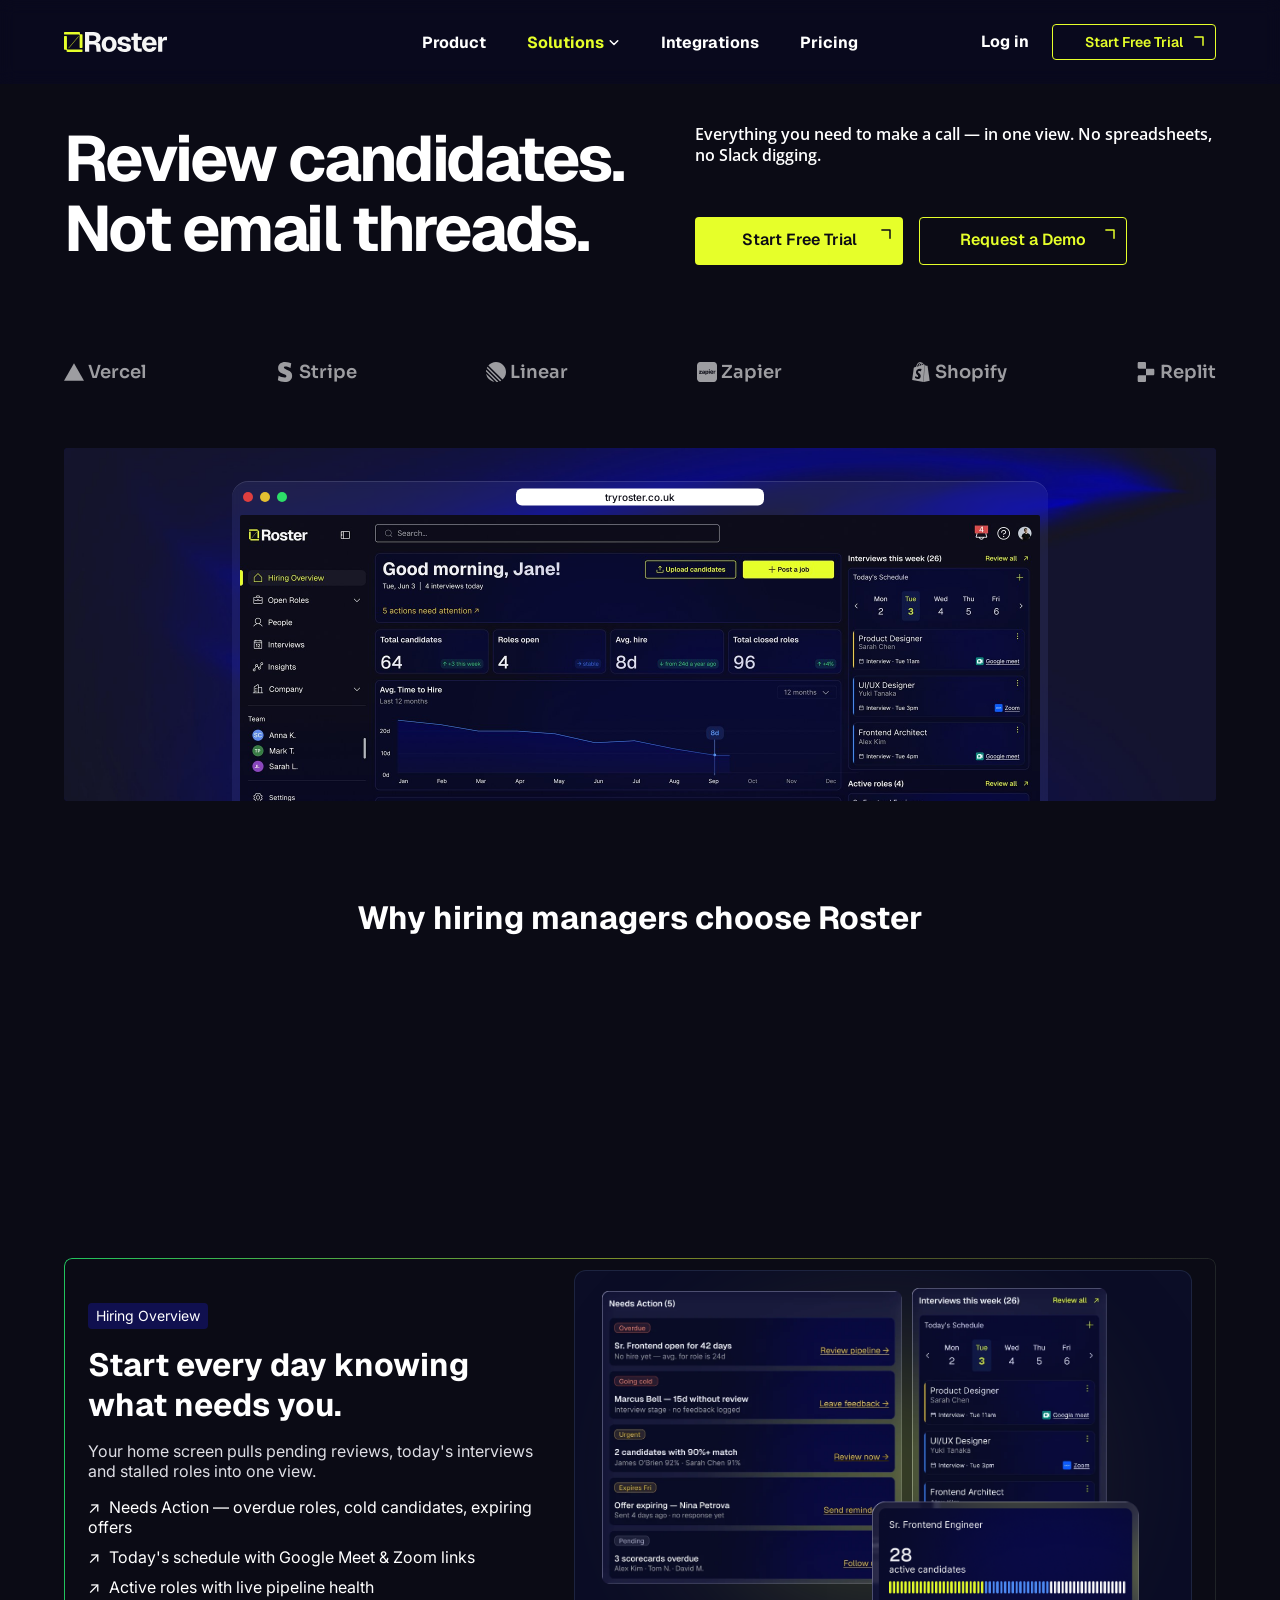
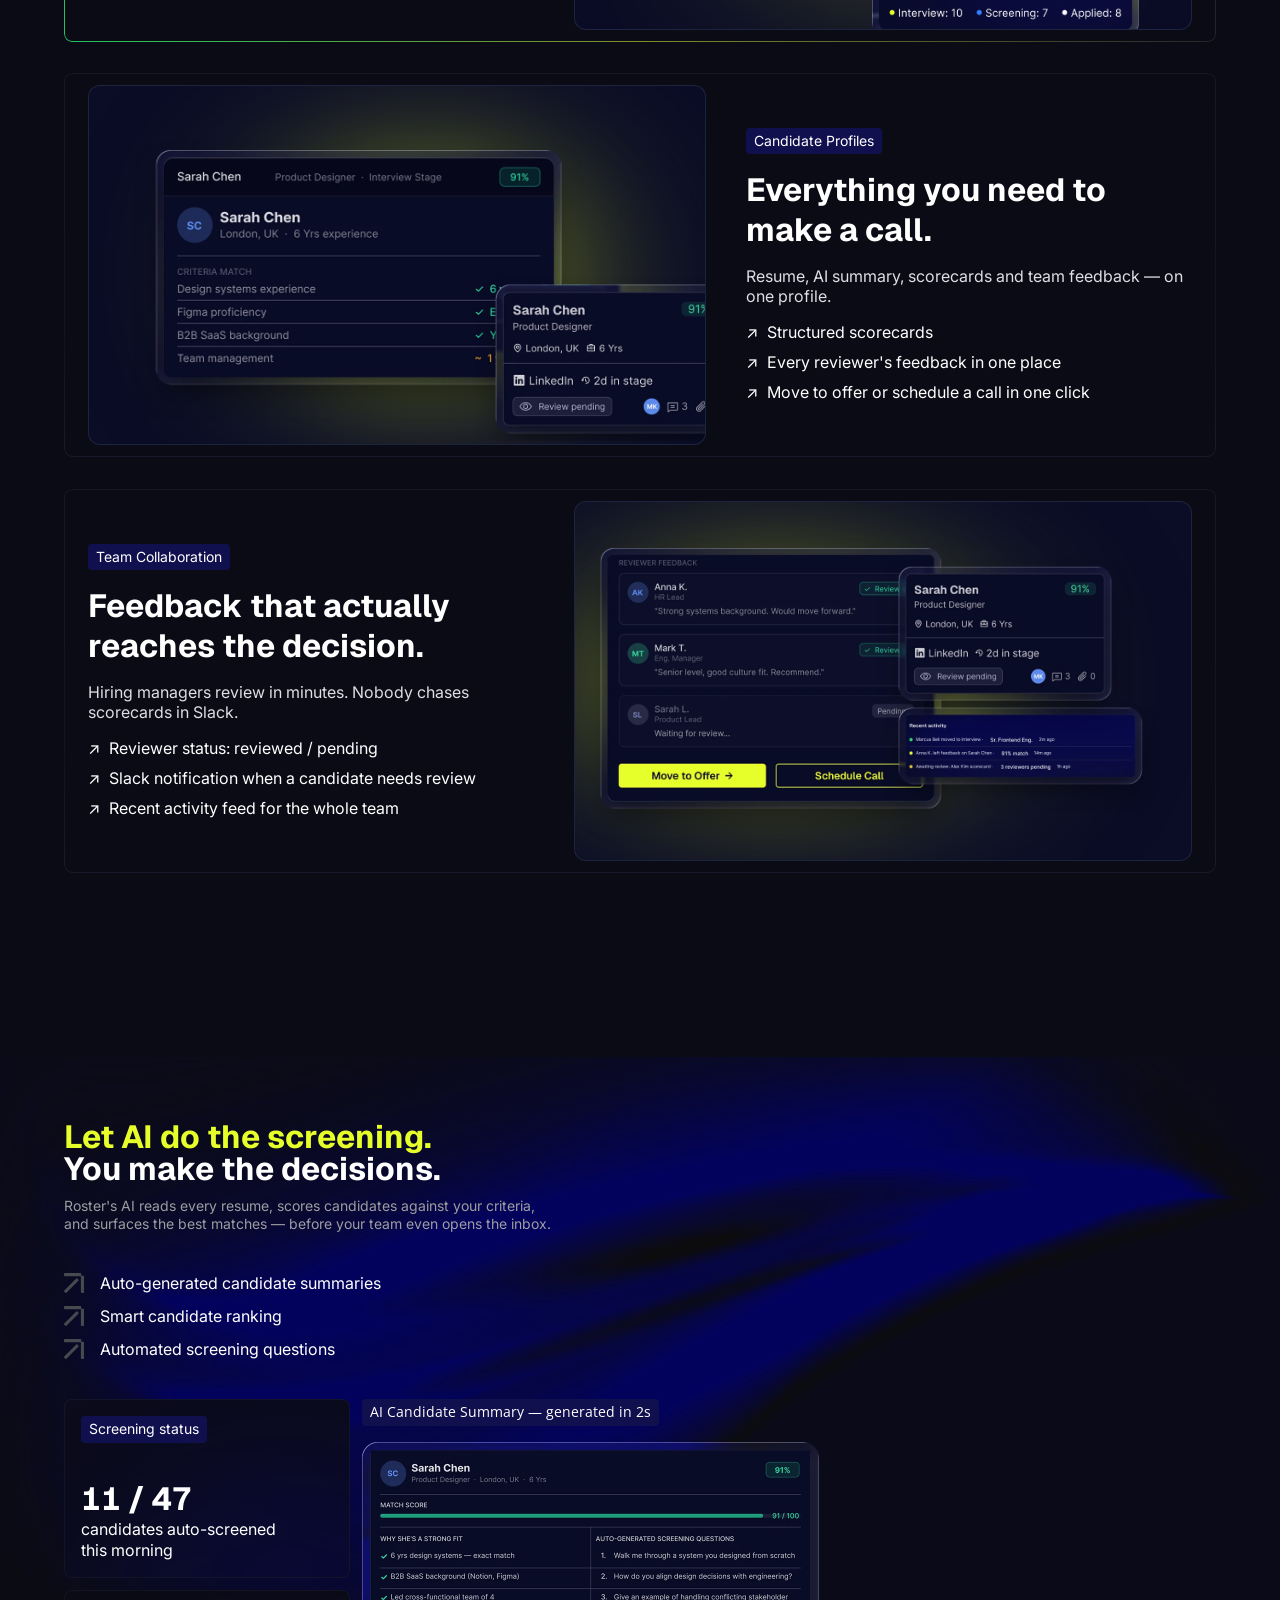
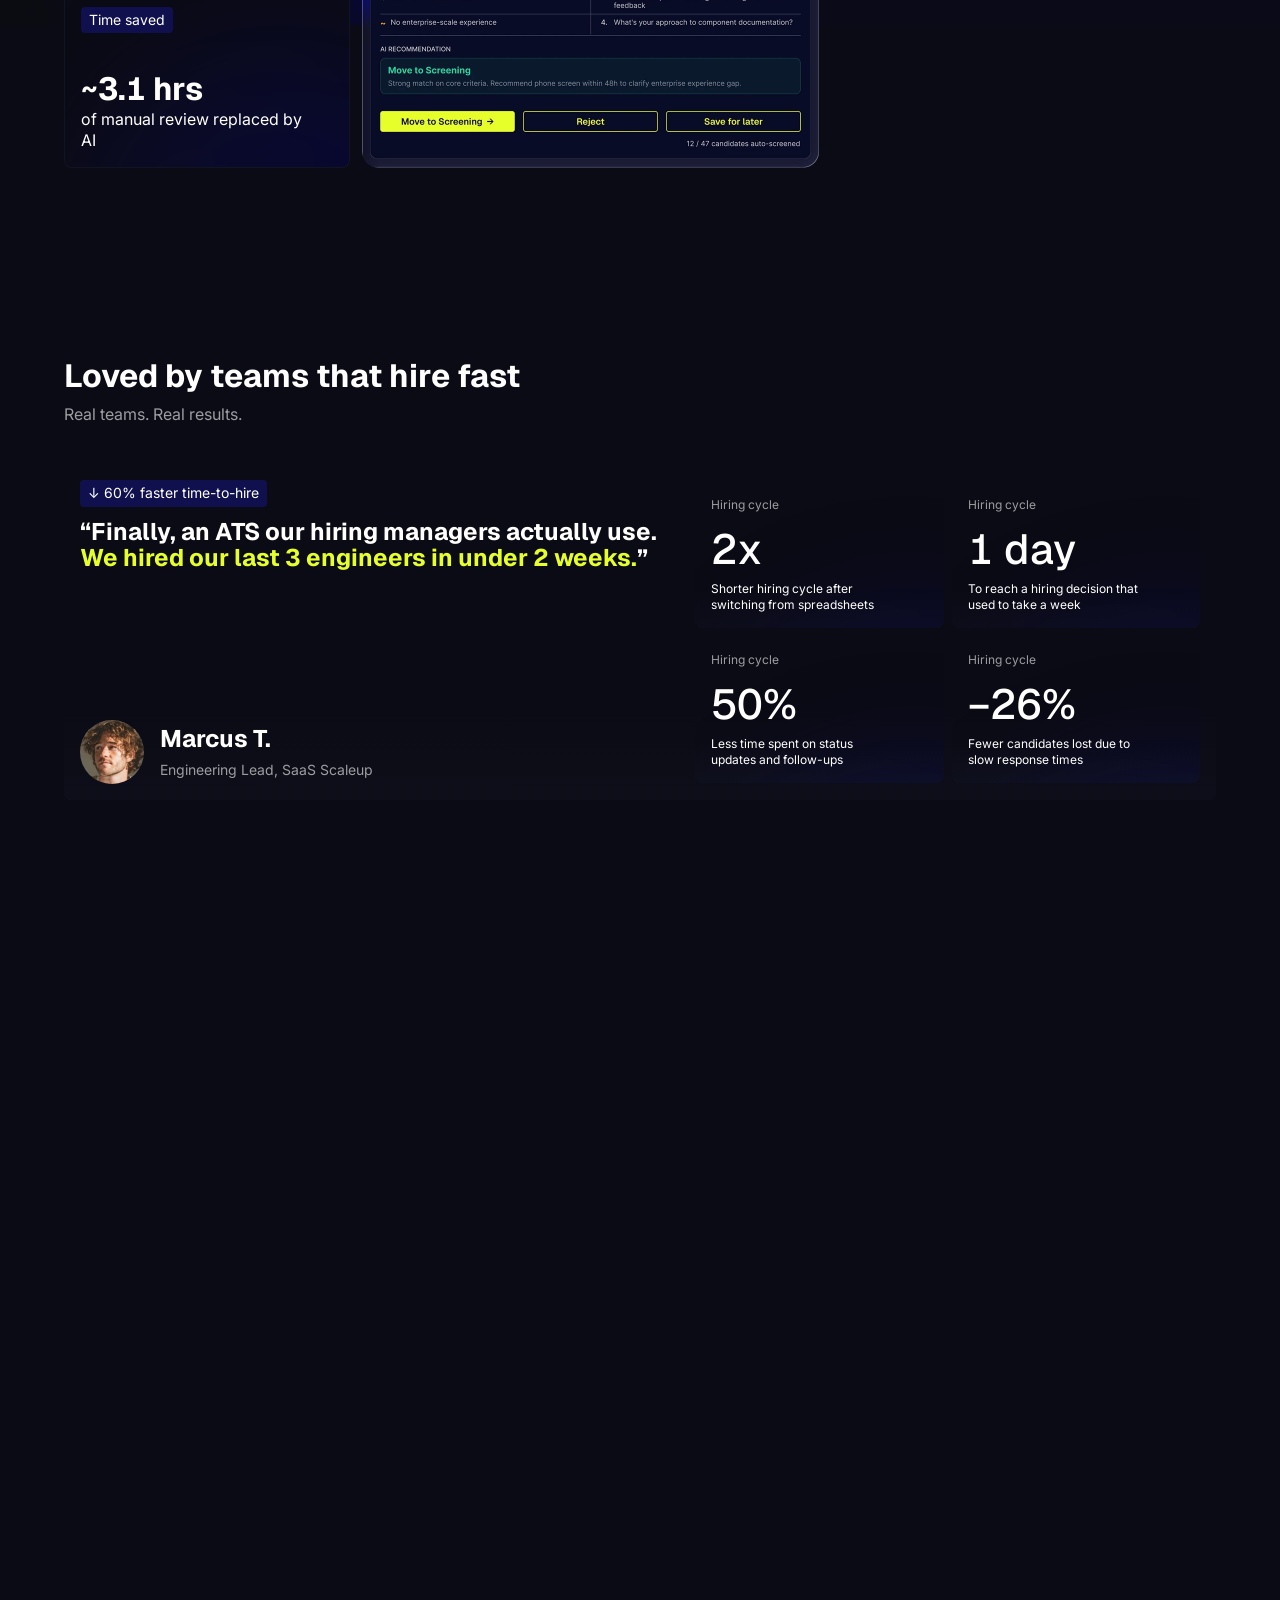
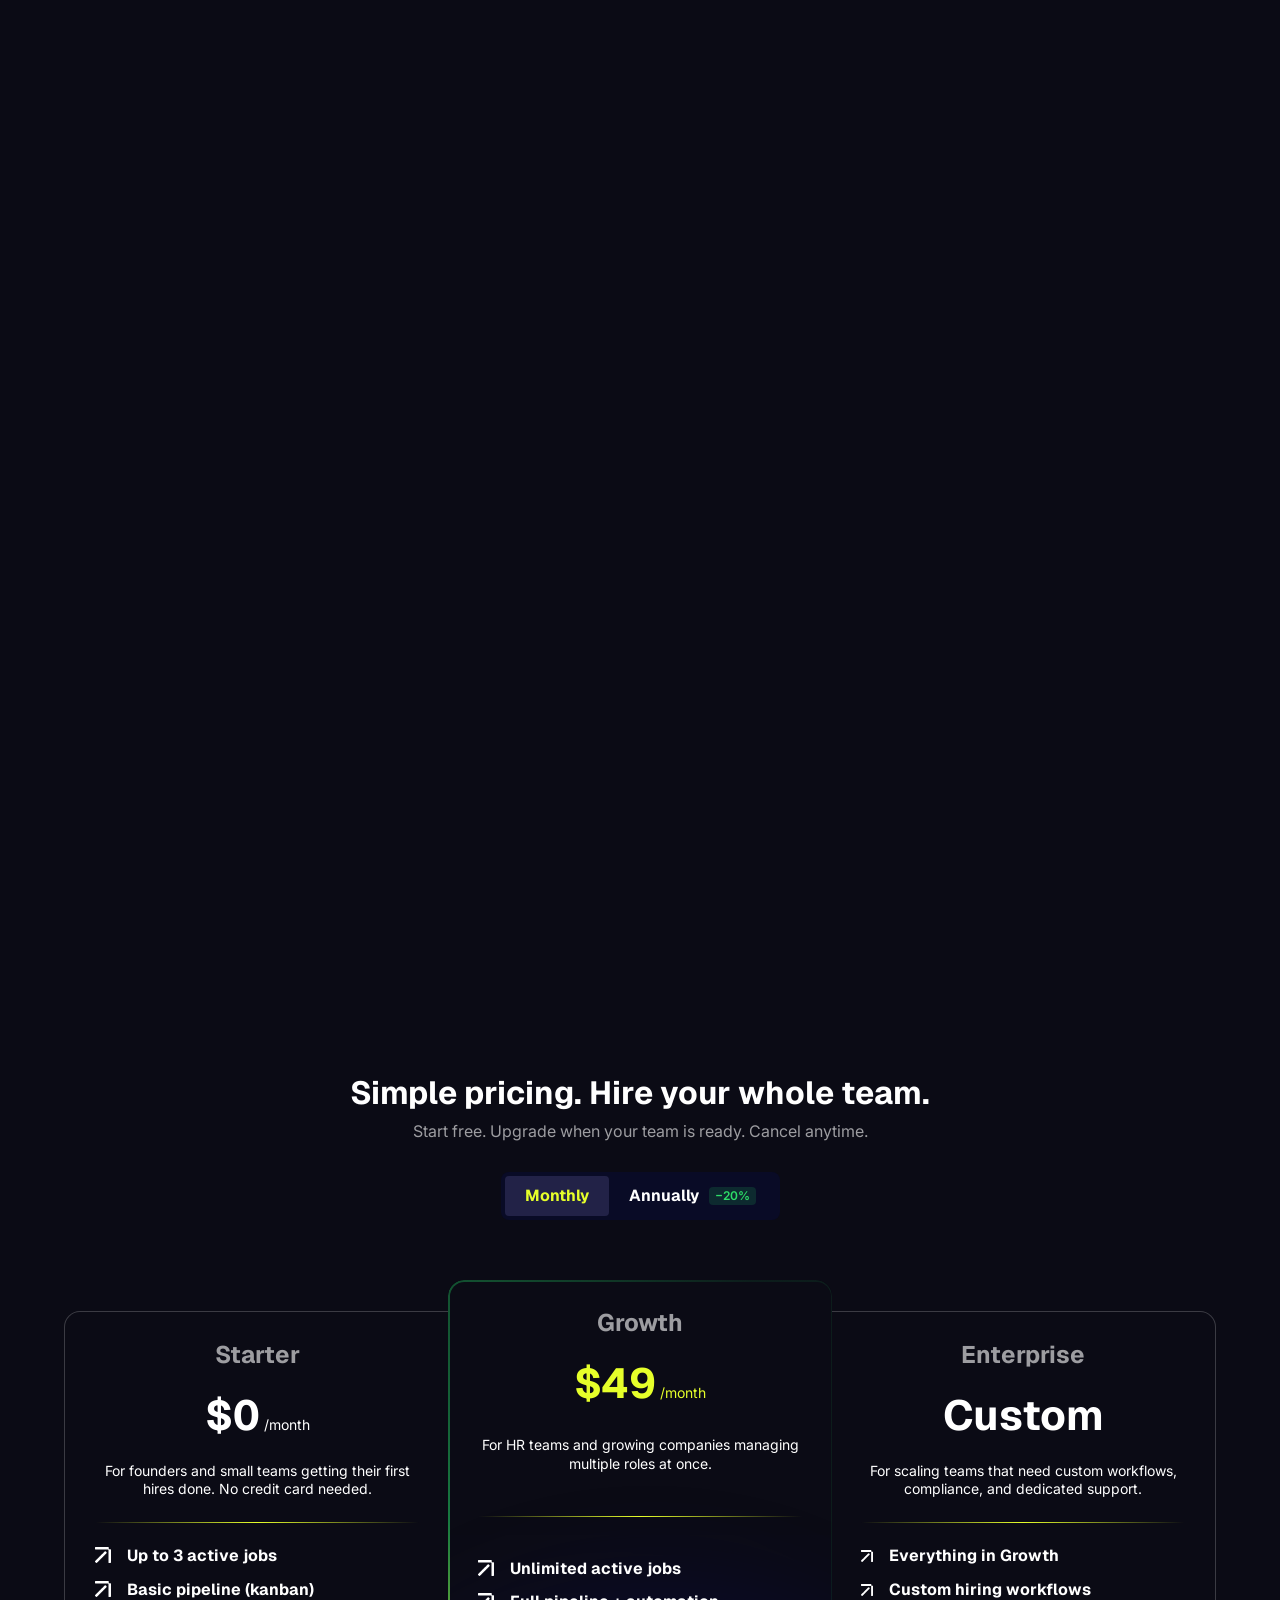
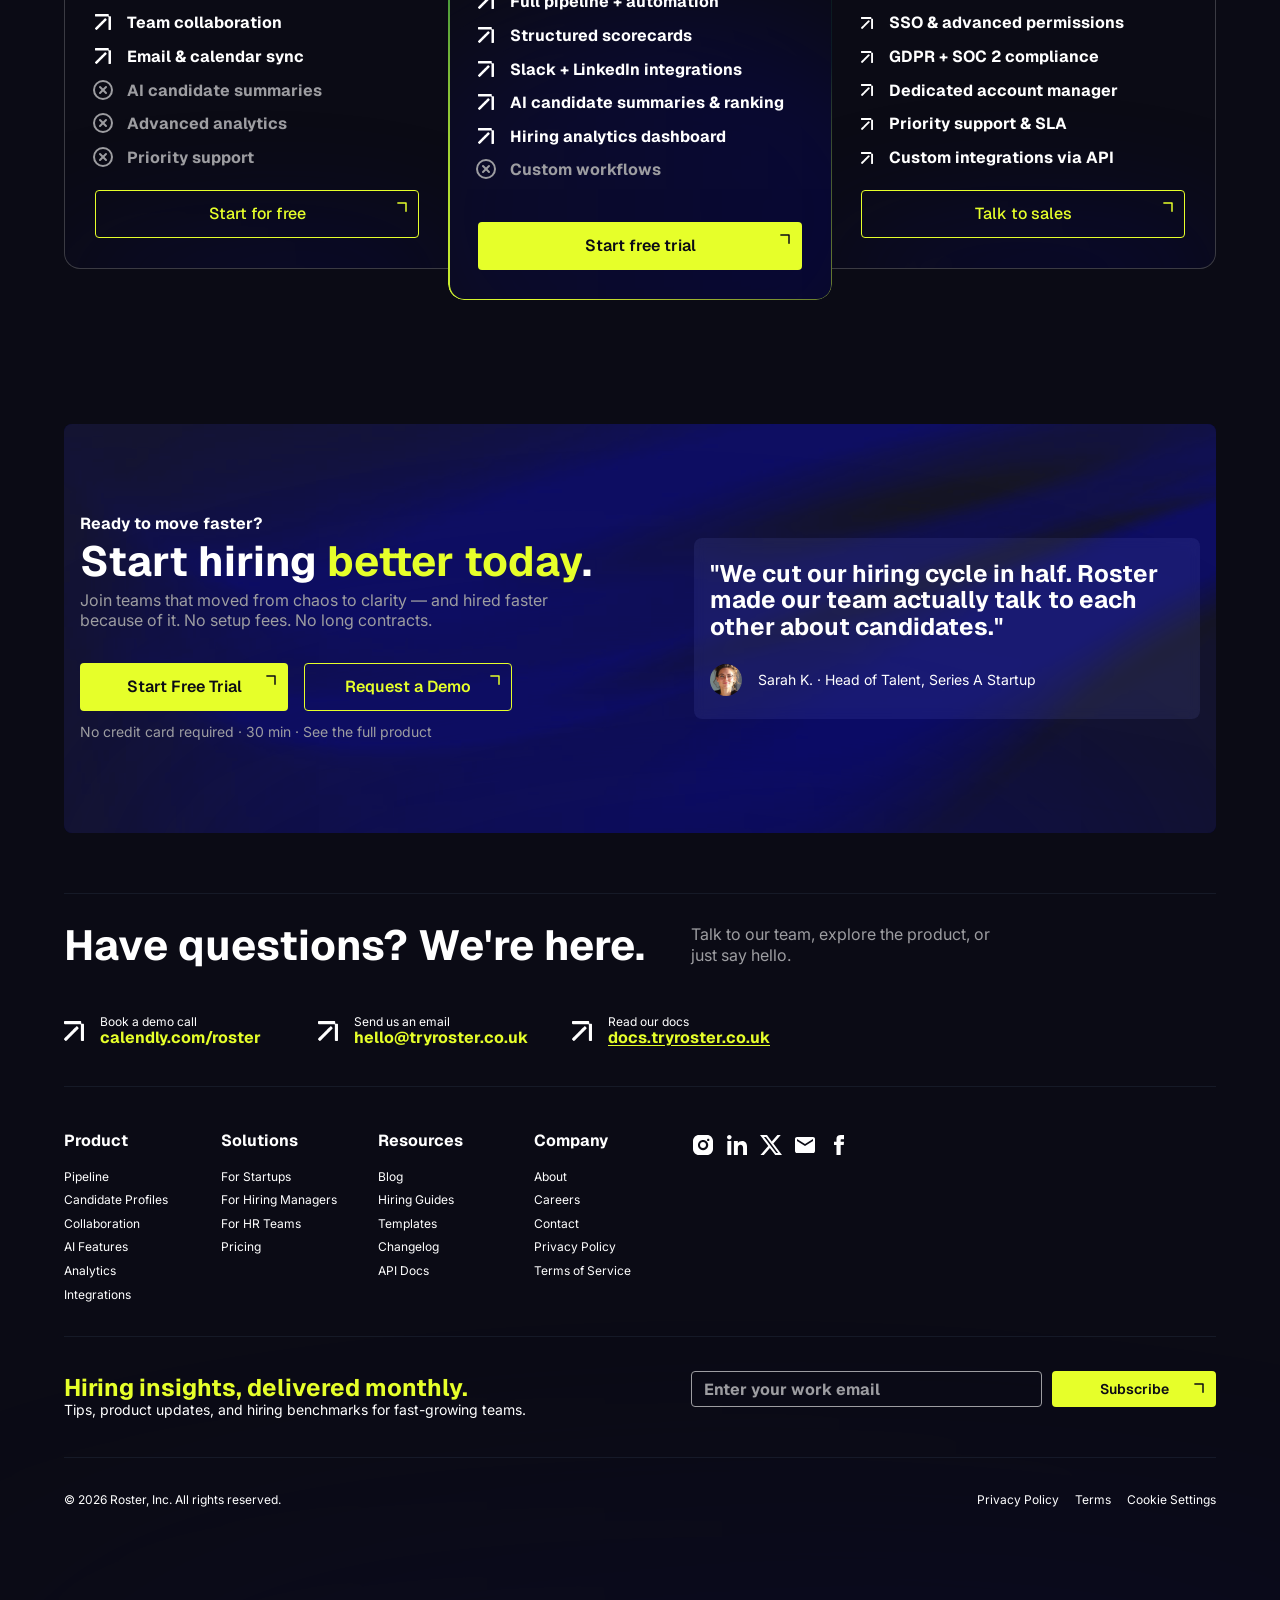
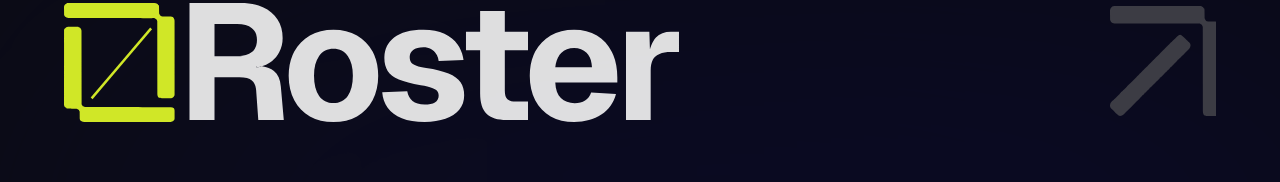
<file: roster/solutions-managers.html>
<!doctype html>
<html lang="en">
<head>
<meta charset="utf-8">
<meta name="viewport" content="width=device-width, initial-scale=1">
<!-- meta:start -->
<meta name="description" content="Review candidates, not email threads. Everything you need to make a call — in one view.">
<meta name="theme-color" content="#0B0B15">
<link rel="icon" href="favicon.svg" type="image/svg+xml">
<link rel="icon" href="favicon-32.png" sizes="32x32" type="image/png">
<link rel="apple-touch-icon" href="apple-touch-icon.png">
<meta property="og:type" content="website">
<meta property="og:url" content="https://tryroster.co.uk/solutions-managers.html">
<meta property="og:site_name" content="Roster">
<meta property="og:title" content="For Hiring Managers — Roster">
<meta property="og:description" content="Review candidates, not email threads. Everything you need to make a call — in one view.">
<meta property="og:image" content="https://tryroster.co.uk/assets/og-image.jpg">
<meta property="og:image:width" content="1200">
<meta property="og:image:height" content="630">
<meta name="twitter:card" content="summary_large_image">
<meta name="twitter:title" content="For Hiring Managers — Roster">
<meta name="twitter:description" content="Review candidates, not email threads. Everything you need to make a call — in one view.">
<meta name="twitter:image" content="https://tryroster.co.uk/assets/og-image.jpg">
<!-- meta:end -->
<title>For Hiring Managers — Roster</title>
<link rel="preconnect" href="https://fonts.googleapis.com">
<link rel="preconnect" href="https://fonts.gstatic.com" crossorigin>
<link href="https://fonts.googleapis.com/css2?family=Geist:wght@400;500;600;700&family=Open+Sans:wght@600&family=Sora:wght@600&family=Inter:wght@400;500;600&display=swap" rel="stylesheet">
<link rel="stylesheet" href="styles.css">
<link rel="stylesheet" href="product.css">
</head>
<body>

<!-- ===== Header (Figma: navbar 2062:9150) ===== -->
<header class="navbar" id="navbar">
  <div class="navbar__inner">
    <a class="logo" href="index.html" aria-label="Roster home"><img src="assets/logo.svg" alt="Roster" width="103" height="20"><img class="logo__hover" src="assets/logo-hover.svg" alt="" aria-hidden="true" width="103" height="20"></a>

    <nav class="nav" aria-label="Main">
      <a class="nav__item" href="product.html"><span>Product</span><svg class="nav__arrow" viewBox="0 0 16 16" fill="none" aria-hidden="true"><path d="M4 12L12 4" stroke="#E6FF2A" stroke-width="1.5" stroke-linecap="round" stroke-linejoin="round"/><path d="M5.5 4H12V10.5" stroke="#E6FF2A" stroke-width="1.5" stroke-linecap="round" stroke-linejoin="round"/></svg></a>
      <div class="nav__dd" id="solDd">
        <button class="nav__item nav__item--caret is-current" type="button" aria-expanded="false" aria-controls="solMenu" aria-haspopup="true"><span>Solutions</span><svg class="nav__arrow" viewBox="0 0 16 16" fill="none" aria-hidden="true"><path d="M4 12L12 4" stroke="#E6FF2A" stroke-width="1.5" stroke-linecap="round" stroke-linejoin="round"/><path d="M5.5 4H12V10.5" stroke="#E6FF2A" stroke-width="1.5" stroke-linecap="round" stroke-linejoin="round"/></svg>
          <svg class="caret" viewBox="0 0 12 12" fill="none" aria-hidden="true"><path d="M9.75 4.5L6 8.25L2.25 4.5" stroke="white" stroke-width="1.5" stroke-linecap="round" stroke-linejoin="round"/></svg>
        </button>
        <div class="nav__menu" id="solMenu" role="menu" aria-label="Solutions">
          <a class="nav__menu-item" href="solutions-founders.html" role="menuitem"><span class="nav__menu-ic"><svg viewBox="0 0 20 20" fill="none" aria-hidden="true"><path d="M17.6 9.6l-2.27-.65a5.2 5.2 0 0 1-3.6-3.6L11.08 3.1a.44.44 0 0 0-.84 0l-.65 2.25a5.2 5.2 0 0 1-3.6 3.6l-2.27.65a.44.44 0 0 0 0 .84l2.27.65a5.2 5.2 0 0 1 3.6 3.6l.65 2.27a.44.44 0 0 0 .84 0l.65-2.27a5.2 5.2 0 0 1 3.6-3.6l2.27-.65a.44.44 0 0 0 0-.84z" fill="none" stroke="currentColor" stroke-width="1.2" stroke-linejoin="round" transform="translate(-.66 0)"/></svg></span><span class="nav__menu-txt"><b>For Startup Founders</b><small>Hire fast without the overhead</small></span></a>
          <a class="nav__menu-item" href="solutions-hr.html" role="menuitem"><span class="nav__menu-ic"><svg viewBox="0 0 20 20" fill="none" aria-hidden="true"><path d="M4.375 1.9375H11.875C11.9489 1.93744 12.0225 1.95224 12.0908 1.98047C12.1589 2.00869 12.2213 2.04947 12.2734 2.10156L16.6484 6.47656C16.7005 6.52872 16.7413 6.59109 16.7695 6.65918C16.7978 6.72746 16.8126 6.80111 16.8125 6.875V16.875C16.8125 17.1899 16.6875 17.4921 16.4648 17.7148C16.2421 17.9375 15.9399 18.0625 15.625 18.0625H4.375C4.06006 18.0625 3.75786 17.9375 3.53516 17.7148C3.31246 17.4921 3.1875 17.1899 3.1875 16.875V3.125L3.19336 3.00781C3.22032 2.7359 3.34025 2.48006 3.53516 2.28516C3.75786 2.06246 4.06006 1.9375 4.375 1.9375ZM4.3125 16.9375H15.6875V7.4375H11.875C11.7258 7.4375 11.583 7.37795 11.4775 7.27246C11.372 7.16697 11.3125 7.02418 11.3125 6.875V3.0625H4.3125V16.9375ZM7.5 12.5625H12.5C12.6492 12.5625 12.792 12.622 12.8975 12.7275C13.003 12.833 13.0625 12.9758 13.0625 13.125C13.0625 13.2742 13.003 13.417 12.8975 13.5225C12.792 13.628 12.6492 13.6875 12.5 13.6875H7.5C7.35082 13.6875 7.20803 13.628 7.10254 13.5225C6.99705 13.417 6.9375 13.2742 6.9375 13.125C6.9375 12.9758 6.99705 12.833 7.10254 12.7275C7.20803 12.622 7.35082 12.5625 7.5 12.5625ZM7.5 10.0625H12.5C12.6492 10.0625 12.792 10.122 12.8975 10.2275C13.003 10.333 13.0625 10.4758 13.0625 10.625C13.0625 10.7742 13.003 10.917 12.8975 11.0225C12.792 11.128 12.6492 11.1875 12.5 11.1875H7.5C7.35082 11.1875 7.20803 11.128 7.10254 11.0225C6.99705 10.917 6.9375 10.7742 6.9375 10.625C6.9375 10.4758 6.99705 10.333 7.10254 10.2275C7.20803 10.122 7.35082 10.0625 7.5 10.0625ZM12.4375 6.3125H14.8926L14.7852 6.20605L12.5439 3.96484L12.4375 3.85742V6.3125Z" fill="currentColor"/></svg></span><span class="nav__menu-txt"><b>For HR &amp; People Ops</b><small>Structure every role. See every pipeline.</small></span></a>
          <a class="nav__menu-item" href="solutions-managers.html" role="menuitem" aria-current="page"><span class="nav__menu-ic"><svg viewBox="0 0 20 20" fill="none" aria-hidden="true"><path d="M19.3211 9.74688C19.2937 9.68516 18.632 8.21719 17.1609 6.74609C15.2008 4.78594 12.725 3.75 9.99999 3.75C7.27499 3.75 4.79921 4.78594 2.83905 6.74609C1.36796 8.21719 0.703118 9.6875 0.678899 9.74688C0.643362 9.82681 0.625 9.91331 0.625 10.0008C0.625 10.0883 0.643362 10.1748 0.678899 10.2547C0.706243 10.3164 1.36796 11.7836 2.83905 13.2547C4.79921 15.2141 7.27499 16.25 9.99999 16.25C12.725 16.25 15.2008 15.2141 17.1609 13.2547C18.632 11.7836 19.2937 10.3164 19.3211 10.2547C19.3566 10.1748 19.375 10.0883 19.375 10.0008C19.375 9.91331 19.3566 9.82681 19.3211 9.74688ZM9.99999 15C7.5953 15 5.49452 14.1258 3.75546 12.4023C3.0419 11.6927 2.43483 10.8836 1.95312 10C2.4347 9.11636 3.04179 8.30717 3.75546 7.59766C5.49452 5.87422 7.5953 5 9.99999 5C12.4047 5 14.5055 5.87422 16.2445 7.59766C16.9595 8.307 17.5679 9.11619 18.0508 10C17.4875 11.0516 15.0336 15 9.99999 15ZM9.99999 6.25C9.25831 6.25 8.53329 6.46993 7.9166 6.88199C7.29992 7.29404 6.81927 7.87971 6.53544 8.56494C6.25162 9.25016 6.17735 10.0042 6.32205 10.7316C6.46674 11.459 6.82389 12.1272 7.34834 12.6517C7.87279 13.1761 8.54097 13.5333 9.2684 13.6779C9.99583 13.8226 10.7498 13.7484 11.4351 13.4645C12.1203 13.1807 12.7059 12.7001 13.118 12.0834C13.5301 11.4667 13.75 10.7417 13.75 10C13.749 9.00576 13.3535 8.05253 12.6505 7.34949C11.9475 6.64645 10.9942 6.25103 9.99999 6.25ZM9.99999 12.5C9.50554 12.5 9.02219 12.3534 8.61107 12.0787C8.19994 11.804 7.87951 11.4135 7.69029 10.9567C7.50107 10.4999 7.45157 9.99723 7.54803 9.51227C7.64449 9.02732 7.88259 8.58186 8.23222 8.23223C8.58186 7.8826 9.02731 7.6445 9.51227 7.54804C9.99722 7.45157 10.4999 7.50108 10.9567 7.6903C11.4135 7.87952 11.804 8.19995 12.0787 8.61107C12.3534 9.0222 12.5 9.50555 12.5 10C12.5 10.663 12.2366 11.2989 11.7678 11.7678C11.2989 12.2366 10.663 12.5 9.99999 12.5Z" fill="currentColor"/></svg></span><span class="nav__menu-txt"><b>For Hiring Managers</b><small>Review candidates. Not email threads.</small></span></a>
        </div>
      </div>
      <a class="nav__item" href="integrations.html"><span>Integrations</span><svg class="nav__arrow" viewBox="0 0 16 16" fill="none" aria-hidden="true"><path d="M4 12L12 4" stroke="#E6FF2A" stroke-width="1.5" stroke-linecap="round" stroke-linejoin="round"/><path d="M5.5 4H12V10.5" stroke="#E6FF2A" stroke-width="1.5" stroke-linecap="round" stroke-linejoin="round"/></svg></a>
      <a class="nav__item" href="pricing.html"><span>Pricing</span><svg class="nav__arrow" viewBox="0 0 16 16" fill="none" aria-hidden="true"><path d="M4 12L12 4" stroke="#E6FF2A" stroke-width="1.5" stroke-linecap="round" stroke-linejoin="round"/><path d="M5.5 4H12V10.5" stroke="#E6FF2A" stroke-width="1.5" stroke-linecap="round" stroke-linejoin="round"/></svg></a>
    </nav>

    <div class="navbar__actions">
      <a class="navbar__login" href="auth.html?mode=login"><span>Log in</span></a>
      <a class="btn btn--secondary btn--sm" href="auth.html">Start Free Trial
        <svg class="btn__arrow" viewBox="0 0 20 20" fill="none" aria-hidden="true"><path d="M6.875 5H15V13.125" stroke="#E6FF2A" stroke-width="1.5" stroke-linecap="round" stroke-linejoin="round"/></svg>
            <svg class="btn__arrow-hover" viewBox="0 0 24 24" fill="none" aria-hidden="true"><path d="M6 18L18 6" stroke="#E6FF2A" stroke-width="1.5" stroke-linecap="round" stroke-linejoin="round"/><path d="M8.25 6H18V15.75" stroke="#E6FF2A" stroke-width="1.5" stroke-linecap="round" stroke-linejoin="round"/></svg>
      </a>
    </div>
  </div>
</header>

<main class="top top--product top--sol">
  <!-- ===== Hero (Solutions template — Home hero layout) ===== -->
  <section class="hero">
    <div class="hero__content">
      <div class="hero__title">
        <h1 class="reveal" style="--d:.1s">Review candidates. Not email threads.</h1>
      </div>

      <div class="hero__side">
        <p class="hero__lead reveal" style="--d:.3s">Everything you need to make a call — in one view. No spreadsheets, no Slack digging.</p>
        <div class="hero__ctas reveal" style="--d:.45s">
          <a class="btn btn--primary btn--md" href="auth.html">Start Free Trial
            <svg class="btn__arrow" viewBox="0 0 20 20" fill="none" aria-hidden="true"><path d="M6.875 5H15V13.125" stroke="#0B0B15" stroke-width="1.5" stroke-linecap="round" stroke-linejoin="round"/></svg>
            <svg class="btn__arrow-hover" viewBox="0 0 24 24" fill="none" aria-hidden="true"><path d="M6 18L18 6" stroke="#232398" stroke-width="2" stroke-linecap="round" stroke-linejoin="round"/><path d="M8.25 6H18V15.75" stroke="#232398" stroke-width="2" stroke-linecap="round" stroke-linejoin="round"/></svg>
          </a>
          <a class="btn btn--secondary btn--md" href="demo.html">Request a Demo
            <svg class="btn__arrow" viewBox="0 0 20 20" fill="none" aria-hidden="true"><path d="M6.875 5H15V13.125" stroke="#E6FF2A" stroke-width="1.5" stroke-linecap="round" stroke-linejoin="round"/></svg>
            <svg class="btn__arrow-hover" viewBox="0 0 24 24" fill="none" aria-hidden="true"><path d="M6 18L18 6" stroke="#E6FF2A" stroke-width="1.5" stroke-linecap="round" stroke-linejoin="round"/><path d="M8.25 6H18V15.75" stroke="#E6FF2A" stroke-width="1.5" stroke-linecap="round" stroke-linejoin="round"/></svg>
          </a>
        </div>
      </div>
    </div>
  </section>

  <!-- ===== Logos + product window (Figma: Stats / 50 / 2062:8101) ===== -->
  <section class="stats">
    <div class="logos">
      <div class="logos__track">
      <div class="logos__item reveal" style="--d:.6s">
        <svg viewBox="0 0 20 20" fill="none" aria-hidden="true"><path d="M10 1.33984L20 18.6598H0L10 1.33984Z" fill="#9D9DA1"/></svg>Vercel
      </div>
      <div class="logos__item reveal" style="--d:.68s">
        <svg viewBox="0 0 20 20" fill="none" aria-hidden="true"><path d="M11.6444 7.625C9.83437 6.95333 8.84771 6.43667 8.84771 5.6175C8.84771 4.925 9.41687 4.53 10.4319 4.53C12.2877 4.53 14.1944 5.245 15.5069 5.88917L16.2485 1.31083C15.2077 0.8125 13.0785 0 10.1352 0C8.05354 0 6.32188 0.545 5.08437 1.56C3.79771 2.6225 3.12854 4.16 3.12854 6.015C3.12854 9.38083 5.18437 10.815 8.52521 12.0308C10.6794 12.7975 11.396 13.3425 11.396 14.1833C11.396 15 10.696 15.4708 9.43438 15.4708C7.87188 15.4708 5.29688 14.7033 3.60938 13.7133L2.85938 18.3425C4.31021 19.1583 6.98521 20 9.75937 20C11.9602 20 13.7952 19.48 15.0327 18.4892C16.4194 17.4017 17.1369 15.7925 17.1369 13.7125C17.1369 10.2725 15.0335 8.83667 11.6419 7.625H11.6444Z" fill="#9D9DA1"/></svg>Stripe
      </div>
      <div class="logos__item reveal" style="--d:.76s">
        <svg viewBox="0 0 20 20" fill="none" aria-hidden="true"><path d="M2.405 3.48334C3.34332 2.38966 4.50724 1.51204 5.81683 0.910758C7.12642 0.309475 8.55064 -0.00122317 9.99167 3.61882e-06C15.52 3.61882e-06 20 4.48 20 10.0075C20 13.0408 18.65 15.76 16.5167 17.595L2.40583 3.48334H2.405ZM1.51417 4.68834L15.3108 18.485C14.8742 18.76 14.415 19.0017 13.9358 19.2067L0.7925 6.06417C0.998333 5.585 1.24 5.125 1.51417 4.68834ZM0.268333 7.63584L12.3642 19.7317C11.7725 19.875 11.1617 19.9667 10.535 20L0 9.465C0.0327706 8.8483 0.122599 8.23597 0.268333 7.63584ZM0.126667 11.6875L8.3125 19.8742C6.26834 19.5249 4.38296 18.5498 2.91658 17.0834C1.45019 15.617 0.475084 13.7317 0.125833 11.6875H0.126667Z" fill="#9D9DA1"/></svg>Linear
      </div>
      <div class="logos__item reveal" style="--d:.84s">
        <svg viewBox="0 0 20 20" fill="none" aria-hidden="true"><path d="M3.46418 8.14703e-06C3.00879 -0.000651408 2.55775 0.0886123 2.13695 0.262678C1.71614 0.436744 1.33384 0.692185 1.01199 1.01435C0.690138 1.33651 0.435064 1.71905 0.261403 2.14003C0.0877424 2.561 -0.00108748 3.01212 1.00474e-05 3.46751V16.5325C-0.00108748 16.9879 0.0877424 17.439 0.261403 17.86C0.435064 18.281 0.690138 18.6635 1.01199 18.9857C1.33384 19.3078 1.71614 19.5633 2.13695 19.7373C2.55775 19.9114 3.00879 20.0007 3.46418 20H16.5325C16.9881 20.001 17.4395 19.912 17.8606 19.7381C18.2818 19.5642 18.6644 19.3088 18.9866 18.9866C19.3088 18.6644 19.5642 18.2818 19.7381 17.8606C19.912 17.4395 20.001 16.9881 20 16.5325V3.46751C20.001 3.01187 19.912 2.56053 19.7381 2.13938C19.5642 1.71824 19.3088 1.33559 18.9866 1.01341C18.6644 0.691226 18.2818 0.43585 17.8606 0.261942C17.4395 0.0880341 16.9881 -0.000980579 16.5325 8.14703e-06H3.46418ZM12.3058 7.30084H12.3308C12.3962 7.29825 12.4614 7.30902 12.5225 7.33251C12.5848 7.35521 12.6418 7.39037 12.69 7.43584C12.7787 7.53424 12.8269 7.66254 12.825 7.79501C12.8294 7.92888 12.7809 8.05909 12.69 8.15751C12.6422 8.20427 12.5851 8.24059 12.5225 8.26417C12.4617 8.28873 12.3964 8.30064 12.3308 8.29917C12.2638 8.30258 12.1968 8.29061 12.135 8.26417C12.0726 8.24004 12.0158 8.20332 11.9682 8.15629C11.9206 8.10927 11.8832 8.05295 11.8583 7.99084C11.8338 7.92859 11.823 7.8618 11.8267 7.79501C11.8251 7.66136 11.876 7.53242 11.9683 7.43584C12.0595 7.34938 12.1802 7.30107 12.3058 7.30084ZM14.6833 8.61084C14.7083 8.61417 14.7342 8.61417 14.7625 8.61417C15.0333 8.60501 15.3008 8.66751 15.5433 8.79667C15.7417 8.91667 15.9025 9.09251 16.0033 9.30417C16.11 9.53667 16.1608 9.78918 16.1575 10.0442V10.205C16.1608 10.2658 16.1608 10.3267 16.1575 10.3875H14.0758C14.0783 10.5767 14.1383 10.7625 14.2458 10.9225C14.3122 10.9986 14.3955 11.0582 14.4889 11.0965C14.5824 11.1349 14.6835 11.1509 14.7842 11.1433C14.9279 11.1557 15.0713 11.1154 15.1875 11.03C15.2775 10.9638 15.3445 10.8712 15.3792 10.765L16.1417 10.9792C16.0975 11.1436 16.0179 11.2963 15.9083 11.4267C15.7917 11.5592 15.6408 11.6633 15.4742 11.7225C15.2513 11.8044 15.0148 11.8428 14.7775 11.8358C14.4861 11.8449 14.1976 11.7744 13.9433 11.6317C13.7032 11.4975 13.5098 11.2931 13.3892 11.0458C13.2573 10.7776 13.1924 10.4813 13.2 10.1825C13.1753 9.75673 13.319 9.3383 13.6 9.01751C13.8969 8.75013 14.2839 8.60486 14.6833 8.61084ZM6.67751 8.63001C6.81251 8.63334 6.94834 8.65168 7.07751 8.69584C7.25001 8.75001 7.41084 8.84084 7.54668 8.95751C7.76334 9.20917 7.87418 9.53417 7.85168 9.86417V11.7608H7.10834L7.01751 11.1683H6.96334C6.91001 11.3042 6.83418 11.4267 6.73668 11.5342C6.64901 11.6281 6.54291 11.703 6.42501 11.7542C6.30607 11.8056 6.17696 11.8293 6.04751 11.8233C5.78866 11.8364 5.5334 11.7586 5.32584 11.6033C5.23131 11.5211 5.15729 11.418 5.10968 11.3021C5.06208 11.1862 5.04222 11.0608 5.05168 10.9358C5.04581 10.8129 5.06745 10.6902 5.11501 10.5767C5.15963 10.4625 5.22842 10.3593 5.31668 10.2742C5.56385 10.0827 5.87457 9.99248 6.18584 10.0217H6.97918V9.87084C6.98682 9.73536 6.94672 9.60148 6.86584 9.49251C6.81794 9.44594 6.76049 9.41034 6.69746 9.38818C6.63444 9.36602 6.56735 9.35783 6.50084 9.36417C6.39117 9.3577 6.28192 9.38256 6.18584 9.43584C6.10967 9.486 6.05292 9.56068 6.02501 9.64751L5.20001 9.52751C5.23128 9.35575 5.30489 9.19449 5.41418 9.05834C5.53084 8.91334 5.68168 8.80667 5.85834 8.74334C6.07584 8.66751 6.30834 8.63001 6.54168 8.63584C6.58584 8.63334 6.63001 8.63001 6.67751 8.63001ZM10.3308 8.63584C10.4758 8.63584 10.62 8.66751 10.7525 8.73084C10.9042 8.80001 11.0358 8.90667 11.1342 9.04251C11.3483 9.39501 11.4483 9.80167 11.4267 10.2142C11.4515 10.637 11.3484 11.0575 11.1308 11.4208C11.04 11.5593 10.9147 11.6718 10.7673 11.7473C10.6199 11.8228 10.4555 11.8588 10.29 11.8517C10.12 11.8517 9.95584 11.8142 9.80501 11.7383C9.63413 11.6578 9.49383 11.5242 9.40501 11.3575C9.36689 11.2959 9.33506 11.2305 9.31001 11.1625H9.27251L9.27584 12.6492H8.39334V8.72167H9.14668L9.24418 9.39251H9.29168C9.34834 9.21917 9.43918 9.05834 9.56501 8.92584C9.65579 8.83191 9.76513 8.75791 9.88608 8.70855C10.007 8.6592 10.1369 8.63557 10.2675 8.63917H10.3308V8.63584ZM16.63 8.70584H17.3825L17.4767 9.37667H17.5208C17.5588 9.23061 17.6254 9.09352 17.7167 8.97334C17.7857 8.88567 17.8753 8.81639 17.9775 8.77167C18.079 8.72424 18.1906 8.70249 18.3025 8.70834H18.4975V9.58418H18.1633C18.0771 9.56551 17.9877 9.56779 17.9025 9.59084C17.8172 9.6139 17.7392 9.65836 17.6758 9.72001C17.6109 9.77963 17.5612 9.85392 17.5308 9.93667C17.503 10.0209 17.4953 10.1106 17.5083 10.1983V11.7608H16.63V8.70584ZM2.03418 8.70834H4.75251V9.45501L3.10834 10.92L3.13668 11.0142H4.78084L4.81584 11.7642H2.00001V11.0142L3.60918 9.55251L3.57168 9.45501H2.03418V8.70834ZM11.88 8.70834H12.7592V11.7575H11.88V8.70834ZM14.7492 9.27834L14.765 9.29167C14.6659 9.27853 14.5651 9.29146 14.4725 9.32917C14.3805 9.36623 14.2986 9.42447 14.2333 9.49917C14.1417 9.62834 14.0883 9.77917 14.0758 9.93417H15.3633C15.335 9.49584 15.1492 9.27834 14.7467 9.27834H14.7492ZM9.98418 9.41417C9.96251 9.41417 9.93668 9.41417 9.91501 9.41751C9.82679 9.41454 9.7389 9.42956 9.65668 9.46167C9.57477 9.49812 9.50171 9.55185 9.44251 9.61917C9.31662 9.78479 9.2561 9.99096 9.27251 10.1983V10.2517C9.26001 10.4658 9.32001 10.6742 9.44251 10.8442C9.49766 10.9158 9.57025 10.972 9.65334 11.0075C9.73483 11.0464 9.82489 11.0639 9.91501 11.0583C10.0075 11.0664 10.1006 11.0502 10.185 11.0115C10.2694 10.9728 10.3424 10.9129 10.3967 10.8375C10.5133 10.6517 10.5667 10.4375 10.5542 10.2208C10.5661 10.0125 10.5134 9.8056 10.4033 9.62834C10.353 9.56457 10.2895 9.51242 10.2172 9.47545C10.1448 9.43849 10.0653 9.41759 9.98418 9.41417ZM6.22668 10.4692C6.14512 10.4732 6.06695 10.503 6.00334 10.5542C5.97252 10.5839 5.94817 10.6197 5.93182 10.6593C5.91547 10.6988 5.90748 10.7414 5.90834 10.7842C5.90834 10.8283 5.91501 10.8725 5.93084 10.9133C5.94692 10.9547 5.97163 10.9922 6.00334 11.0233C6.09855 11.0936 6.21637 11.1263 6.33418 11.115V11.1183C6.50355 11.1247 6.66971 11.0709 6.80334 10.9667C6.85971 10.9208 6.90485 10.8626 6.93532 10.7966C6.96579 10.7306 6.98079 10.6585 6.97918 10.5858V10.4692H6.22668Z" fill="#9D9DA1"/></svg>Zapier
      </div>
      <div class="logos__item reveal" style="--d:.92s">
        <svg viewBox="0 0 20 20" fill="none" aria-hidden="true"><path d="M12.7773 19.9825L18.7906 18.6817C18.7906 18.6817 16.6206 4.00417 16.6031 3.90667C16.5881 3.81 16.5081 3.74667 16.4273 3.74667C16.3465 3.74667 14.8198 3.63333 14.8198 3.63333C14.8198 3.63333 13.7573 2.57167 13.6206 2.4575C13.5831 2.42667 13.5581 2.41 13.5198 2.39583L12.7581 19.9825H12.7773ZM9.75479 9.42083C9.75479 9.42083 9.07979 9.0675 8.27646 9.0675C7.07062 9.0675 7.02313 9.8225 7.02313 10.0183C7.02313 11.045 9.72312 11.4475 9.72312 13.8758C9.72312 15.7883 8.52312 17.0092 6.88479 17.0092C4.92312 17.0092 3.93479 15.7883 3.93479 15.7883L4.47313 14.05C4.47313 14.05 5.51062 14.9383 6.37313 14.9383C6.93563 14.9383 7.18562 14.4842 7.18562 14.1617C7.18562 12.8125 4.97396 12.75 4.97396 10.5292C4.94563 8.665 6.28312 6.84917 8.99646 6.84917C10.044 6.84917 10.559 7.15 10.559 7.15L9.77146 9.4125L9.75479 9.42083ZM9.30479 0.691667C9.41813 0.691667 9.53062 0.723333 9.64229 0.804167C8.82229 1.19167 7.92229 2.17 7.55229 4.13083C7.00563 4.30833 6.47479 4.46833 5.97813 4.6125C6.41062 3.125 7.45563 0.7 9.30479 0.7V0.691667ZM10.334 3.14917V3.26167C9.70562 3.455 9.01479 3.665 8.33896 3.875C8.72729 2.39417 9.44979 1.67083 10.0765 1.39917C10.2373 1.81667 10.334 2.37917 10.334 3.14917ZM10.7831 1.2875C11.3615 1.34917 11.734 2.01 11.974 2.75C11.6831 2.845 11.3615 2.9425 11.009 3.055V2.845C11.009 2.21833 10.929 1.7025 10.7831 1.28583V1.2875ZM13.2765 2.36167C13.2598 2.36167 13.2265 2.37917 13.2115 2.37917C13.1965 2.37917 12.9706 2.44167 12.6165 2.55417C12.264 1.52667 11.6365 0.579167 10.5265 0.579167H10.4306C10.109 0.174167 9.72062 0 9.38396 0C6.79563 0 5.55896 3.23083 5.17146 4.87167C4.17646 5.17583 3.45229 5.40167 3.37146 5.43333C2.80896 5.61083 2.79313 5.62667 2.72813 6.15833C2.66563 6.54333 1.20312 17.8775 1.20312 17.8775L12.504 20L13.2765 2.36167Z" fill="#9D9DA1"/></svg>Shopify
      </div>
      <div class="logos__item reveal" style="--d:1s">
        <svg viewBox="0 0 20 20" fill="none" aria-hidden="true"><path d="M1.67188 1.25C1.67187 0.918479 1.80357 0.600537 2.03799 0.366116C2.27241 0.131696 2.59035 0 2.92188 0L8.75521 0C9.08673 0 9.40467 0.131696 9.63909 0.366116C9.87351 0.600537 10.0052 0.918479 10.0052 1.25V6.66667H2.92188C2.59035 6.66667 2.27241 6.53497 2.03799 6.30055C1.80357 6.06613 1.67188 5.74819 1.67188 5.41667V1.25ZM10.0052 6.66667H17.0885C17.4201 6.66667 17.738 6.79836 17.9724 7.03278C18.2068 7.2672 18.3385 7.58515 18.3385 7.91667V12.0833C18.3385 12.4149 18.2068 12.7328 17.9724 12.9672C17.738 13.2016 17.4201 13.3333 17.0885 13.3333H10.0052V6.66667ZM1.67188 14.5833C1.67187 14.2518 1.80357 13.9339 2.03799 13.6995C2.27241 13.465 2.59035 13.3333 2.92188 13.3333H10.0052V18.75C10.0052 19.0815 9.87351 19.3995 9.63909 19.6339C9.40467 19.8683 9.08673 20 8.75521 20H2.92188C2.59035 20 2.27241 19.8683 2.03799 19.6339C1.80357 19.3995 1.67188 19.0815 1.67188 18.75V14.5833Z" fill="#9D9DA1"/></svg>Replit
      </div>
    
      <div class="logos__item is-dup" aria-hidden="true">
        <svg viewBox="0 0 20 20" fill="none" aria-hidden="true"><path d="M10 1.33984L20 18.6598H0L10 1.33984Z" fill="#9D9DA1"/></svg>Vercel
      </div>
      <div class="logos__item is-dup" aria-hidden="true">
        <svg viewBox="0 0 20 20" fill="none" aria-hidden="true"><path d="M11.6444 7.625C9.83437 6.95333 8.84771 6.43667 8.84771 5.6175C8.84771 4.925 9.41687 4.53 10.4319 4.53C12.2877 4.53 14.1944 5.245 15.5069 5.88917L16.2485 1.31083C15.2077 0.8125 13.0785 0 10.1352 0C8.05354 0 6.32188 0.545 5.08437 1.56C3.79771 2.6225 3.12854 4.16 3.12854 6.015C3.12854 9.38083 5.18437 10.815 8.52521 12.0308C10.6794 12.7975 11.396 13.3425 11.396 14.1833C11.396 15 10.696 15.4708 9.43438 15.4708C7.87188 15.4708 5.29688 14.7033 3.60938 13.7133L2.85938 18.3425C4.31021 19.1583 6.98521 20 9.75937 20C11.9602 20 13.7952 19.48 15.0327 18.4892C16.4194 17.4017 17.1369 15.7925 17.1369 13.7125C17.1369 10.2725 15.0335 8.83667 11.6419 7.625H11.6444Z" fill="#9D9DA1"/></svg>Stripe
      </div>
      <div class="logos__item is-dup" aria-hidden="true">
        <svg viewBox="0 0 20 20" fill="none" aria-hidden="true"><path d="M2.405 3.48334C3.34332 2.38966 4.50724 1.51204 5.81683 0.910758C7.12642 0.309475 8.55064 -0.00122317 9.99167 3.61882e-06C15.52 3.61882e-06 20 4.48 20 10.0075C20 13.0408 18.65 15.76 16.5167 17.595L2.40583 3.48334H2.405ZM1.51417 4.68834L15.3108 18.485C14.8742 18.76 14.415 19.0017 13.9358 19.2067L0.7925 6.06417C0.998333 5.585 1.24 5.125 1.51417 4.68834ZM0.268333 7.63584L12.3642 19.7317C11.7725 19.875 11.1617 19.9667 10.535 20L0 9.465C0.0327706 8.8483 0.122599 8.23597 0.268333 7.63584ZM0.126667 11.6875L8.3125 19.8742C6.26834 19.5249 4.38296 18.5498 2.91658 17.0834C1.45019 15.617 0.475084 13.7317 0.125833 11.6875H0.126667Z" fill="#9D9DA1"/></svg>Linear
      </div>
      <div class="logos__item is-dup" aria-hidden="true">
        <svg viewBox="0 0 20 20" fill="none" aria-hidden="true"><path d="M3.46418 8.14703e-06C3.00879 -0.000651408 2.55775 0.0886123 2.13695 0.262678C1.71614 0.436744 1.33384 0.692185 1.01199 1.01435C0.690138 1.33651 0.435064 1.71905 0.261403 2.14003C0.0877424 2.561 -0.00108748 3.01212 1.00474e-05 3.46751V16.5325C-0.00108748 16.9879 0.0877424 17.439 0.261403 17.86C0.435064 18.281 0.690138 18.6635 1.01199 18.9857C1.33384 19.3078 1.71614 19.5633 2.13695 19.7373C2.55775 19.9114 3.00879 20.0007 3.46418 20H16.5325C16.9881 20.001 17.4395 19.912 17.8606 19.7381C18.2818 19.5642 18.6644 19.3088 18.9866 18.9866C19.3088 18.6644 19.5642 18.2818 19.7381 17.8606C19.912 17.4395 20.001 16.9881 20 16.5325V3.46751C20.001 3.01187 19.912 2.56053 19.7381 2.13938C19.5642 1.71824 19.3088 1.33559 18.9866 1.01341C18.6644 0.691226 18.2818 0.43585 17.8606 0.261942C17.4395 0.0880341 16.9881 -0.000980579 16.5325 8.14703e-06H3.46418ZM12.3058 7.30084H12.3308C12.3962 7.29825 12.4614 7.30902 12.5225 7.33251C12.5848 7.35521 12.6418 7.39037 12.69 7.43584C12.7787 7.53424 12.8269 7.66254 12.825 7.79501C12.8294 7.92888 12.7809 8.05909 12.69 8.15751C12.6422 8.20427 12.5851 8.24059 12.5225 8.26417C12.4617 8.28873 12.3964 8.30064 12.3308 8.29917C12.2638 8.30258 12.1968 8.29061 12.135 8.26417C12.0726 8.24004 12.0158 8.20332 11.9682 8.15629C11.9206 8.10927 11.8832 8.05295 11.8583 7.99084C11.8338 7.92859 11.823 7.8618 11.8267 7.79501C11.8251 7.66136 11.876 7.53242 11.9683 7.43584C12.0595 7.34938 12.1802 7.30107 12.3058 7.30084ZM14.6833 8.61084C14.7083 8.61417 14.7342 8.61417 14.7625 8.61417C15.0333 8.60501 15.3008 8.66751 15.5433 8.79667C15.7417 8.91667 15.9025 9.09251 16.0033 9.30417C16.11 9.53667 16.1608 9.78918 16.1575 10.0442V10.205C16.1608 10.2658 16.1608 10.3267 16.1575 10.3875H14.0758C14.0783 10.5767 14.1383 10.7625 14.2458 10.9225C14.3122 10.9986 14.3955 11.0582 14.4889 11.0965C14.5824 11.1349 14.6835 11.1509 14.7842 11.1433C14.9279 11.1557 15.0713 11.1154 15.1875 11.03C15.2775 10.9638 15.3445 10.8712 15.3792 10.765L16.1417 10.9792C16.0975 11.1436 16.0179 11.2963 15.9083 11.4267C15.7917 11.5592 15.6408 11.6633 15.4742 11.7225C15.2513 11.8044 15.0148 11.8428 14.7775 11.8358C14.4861 11.8449 14.1976 11.7744 13.9433 11.6317C13.7032 11.4975 13.5098 11.2931 13.3892 11.0458C13.2573 10.7776 13.1924 10.4813 13.2 10.1825C13.1753 9.75673 13.319 9.3383 13.6 9.01751C13.8969 8.75013 14.2839 8.60486 14.6833 8.61084ZM6.67751 8.63001C6.81251 8.63334 6.94834 8.65168 7.07751 8.69584C7.25001 8.75001 7.41084 8.84084 7.54668 8.95751C7.76334 9.20917 7.87418 9.53417 7.85168 9.86417V11.7608H7.10834L7.01751 11.1683H6.96334C6.91001 11.3042 6.83418 11.4267 6.73668 11.5342C6.64901 11.6281 6.54291 11.703 6.42501 11.7542C6.30607 11.8056 6.17696 11.8293 6.04751 11.8233C5.78866 11.8364 5.5334 11.7586 5.32584 11.6033C5.23131 11.5211 5.15729 11.418 5.10968 11.3021C5.06208 11.1862 5.04222 11.0608 5.05168 10.9358C5.04581 10.8129 5.06745 10.6902 5.11501 10.5767C5.15963 10.4625 5.22842 10.3593 5.31668 10.2742C5.56385 10.0827 5.87457 9.99248 6.18584 10.0217H6.97918V9.87084C6.98682 9.73536 6.94672 9.60148 6.86584 9.49251C6.81794 9.44594 6.76049 9.41034 6.69746 9.38818C6.63444 9.36602 6.56735 9.35783 6.50084 9.36417C6.39117 9.3577 6.28192 9.38256 6.18584 9.43584C6.10967 9.486 6.05292 9.56068 6.02501 9.64751L5.20001 9.52751C5.23128 9.35575 5.30489 9.19449 5.41418 9.05834C5.53084 8.91334 5.68168 8.80667 5.85834 8.74334C6.07584 8.66751 6.30834 8.63001 6.54168 8.63584C6.58584 8.63334 6.63001 8.63001 6.67751 8.63001ZM10.3308 8.63584C10.4758 8.63584 10.62 8.66751 10.7525 8.73084C10.9042 8.80001 11.0358 8.90667 11.1342 9.04251C11.3483 9.39501 11.4483 9.80167 11.4267 10.2142C11.4515 10.637 11.3484 11.0575 11.1308 11.4208C11.04 11.5593 10.9147 11.6718 10.7673 11.7473C10.6199 11.8228 10.4555 11.8588 10.29 11.8517C10.12 11.8517 9.95584 11.8142 9.80501 11.7383C9.63413 11.6578 9.49383 11.5242 9.40501 11.3575C9.36689 11.2959 9.33506 11.2305 9.31001 11.1625H9.27251L9.27584 12.6492H8.39334V8.72167H9.14668L9.24418 9.39251H9.29168C9.34834 9.21917 9.43918 9.05834 9.56501 8.92584C9.65579 8.83191 9.76513 8.75791 9.88608 8.70855C10.007 8.6592 10.1369 8.63557 10.2675 8.63917H10.3308V8.63584ZM16.63 8.70584H17.3825L17.4767 9.37667H17.5208C17.5588 9.23061 17.6254 9.09352 17.7167 8.97334C17.7857 8.88567 17.8753 8.81639 17.9775 8.77167C18.079 8.72424 18.1906 8.70249 18.3025 8.70834H18.4975V9.58418H18.1633C18.0771 9.56551 17.9877 9.56779 17.9025 9.59084C17.8172 9.6139 17.7392 9.65836 17.6758 9.72001C17.6109 9.77963 17.5612 9.85392 17.5308 9.93667C17.503 10.0209 17.4953 10.1106 17.5083 10.1983V11.7608H16.63V8.70584ZM2.03418 8.70834H4.75251V9.45501L3.10834 10.92L3.13668 11.0142H4.78084L4.81584 11.7642H2.00001V11.0142L3.60918 9.55251L3.57168 9.45501H2.03418V8.70834ZM11.88 8.70834H12.7592V11.7575H11.88V8.70834ZM14.7492 9.27834L14.765 9.29167C14.6659 9.27853 14.5651 9.29146 14.4725 9.32917C14.3805 9.36623 14.2986 9.42447 14.2333 9.49917C14.1417 9.62834 14.0883 9.77917 14.0758 9.93417H15.3633C15.335 9.49584 15.1492 9.27834 14.7467 9.27834H14.7492ZM9.98418 9.41417C9.96251 9.41417 9.93668 9.41417 9.91501 9.41751C9.82679 9.41454 9.7389 9.42956 9.65668 9.46167C9.57477 9.49812 9.50171 9.55185 9.44251 9.61917C9.31662 9.78479 9.2561 9.99096 9.27251 10.1983V10.2517C9.26001 10.4658 9.32001 10.6742 9.44251 10.8442C9.49766 10.9158 9.57025 10.972 9.65334 11.0075C9.73483 11.0464 9.82489 11.0639 9.91501 11.0583C10.0075 11.0664 10.1006 11.0502 10.185 11.0115C10.2694 10.9728 10.3424 10.9129 10.3967 10.8375C10.5133 10.6517 10.5667 10.4375 10.5542 10.2208C10.5661 10.0125 10.5134 9.8056 10.4033 9.62834C10.353 9.56457 10.2895 9.51242 10.2172 9.47545C10.1448 9.43849 10.0653 9.41759 9.98418 9.41417ZM6.22668 10.4692C6.14512 10.4732 6.06695 10.503 6.00334 10.5542C5.97252 10.5839 5.94817 10.6197 5.93182 10.6593C5.91547 10.6988 5.90748 10.7414 5.90834 10.7842C5.90834 10.8283 5.91501 10.8725 5.93084 10.9133C5.94692 10.9547 5.97163 10.9922 6.00334 11.0233C6.09855 11.0936 6.21637 11.1263 6.33418 11.115V11.1183C6.50355 11.1247 6.66971 11.0709 6.80334 10.9667C6.85971 10.9208 6.90485 10.8626 6.93532 10.7966C6.96579 10.7306 6.98079 10.6585 6.97918 10.5858V10.4692H6.22668Z" fill="#9D9DA1"/></svg>Zapier
      </div>
      <div class="logos__item is-dup" aria-hidden="true">
        <svg viewBox="0 0 20 20" fill="none" aria-hidden="true"><path d="M12.7773 19.9825L18.7906 18.6817C18.7906 18.6817 16.6206 4.00417 16.6031 3.90667C16.5881 3.81 16.5081 3.74667 16.4273 3.74667C16.3465 3.74667 14.8198 3.63333 14.8198 3.63333C14.8198 3.63333 13.7573 2.57167 13.6206 2.4575C13.5831 2.42667 13.5581 2.41 13.5198 2.39583L12.7581 19.9825H12.7773ZM9.75479 9.42083C9.75479 9.42083 9.07979 9.0675 8.27646 9.0675C7.07062 9.0675 7.02313 9.8225 7.02313 10.0183C7.02313 11.045 9.72312 11.4475 9.72312 13.8758C9.72312 15.7883 8.52312 17.0092 6.88479 17.0092C4.92312 17.0092 3.93479 15.7883 3.93479 15.7883L4.47313 14.05C4.47313 14.05 5.51062 14.9383 6.37313 14.9383C6.93563 14.9383 7.18562 14.4842 7.18562 14.1617C7.18562 12.8125 4.97396 12.75 4.97396 10.5292C4.94563 8.665 6.28312 6.84917 8.99646 6.84917C10.044 6.84917 10.559 7.15 10.559 7.15L9.77146 9.4125L9.75479 9.42083ZM9.30479 0.691667C9.41813 0.691667 9.53062 0.723333 9.64229 0.804167C8.82229 1.19167 7.92229 2.17 7.55229 4.13083C7.00563 4.30833 6.47479 4.46833 5.97813 4.6125C6.41062 3.125 7.45563 0.7 9.30479 0.7V0.691667ZM10.334 3.14917V3.26167C9.70562 3.455 9.01479 3.665 8.33896 3.875C8.72729 2.39417 9.44979 1.67083 10.0765 1.39917C10.2373 1.81667 10.334 2.37917 10.334 3.14917ZM10.7831 1.2875C11.3615 1.34917 11.734 2.01 11.974 2.75C11.6831 2.845 11.3615 2.9425 11.009 3.055V2.845C11.009 2.21833 10.929 1.7025 10.7831 1.28583V1.2875ZM13.2765 2.36167C13.2598 2.36167 13.2265 2.37917 13.2115 2.37917C13.1965 2.37917 12.9706 2.44167 12.6165 2.55417C12.264 1.52667 11.6365 0.579167 10.5265 0.579167H10.4306C10.109 0.174167 9.72062 0 9.38396 0C6.79563 0 5.55896 3.23083 5.17146 4.87167C4.17646 5.17583 3.45229 5.40167 3.37146 5.43333C2.80896 5.61083 2.79313 5.62667 2.72813 6.15833C2.66563 6.54333 1.20312 17.8775 1.20312 17.8775L12.504 20L13.2765 2.36167Z" fill="#9D9DA1"/></svg>Shopify
      </div>
      <div class="logos__item is-dup" aria-hidden="true">
        <svg viewBox="0 0 20 20" fill="none" aria-hidden="true"><path d="M1.67188 1.25C1.67187 0.918479 1.80357 0.600537 2.03799 0.366116C2.27241 0.131696 2.59035 0 2.92188 0L8.75521 0C9.08673 0 9.40467 0.131696 9.63909 0.366116C9.87351 0.600537 10.0052 0.918479 10.0052 1.25V6.66667H2.92188C2.59035 6.66667 2.27241 6.53497 2.03799 6.30055C1.80357 6.06613 1.67188 5.74819 1.67188 5.41667V1.25ZM10.0052 6.66667H17.0885C17.4201 6.66667 17.738 6.79836 17.9724 7.03278C18.2068 7.2672 18.3385 7.58515 18.3385 7.91667V12.0833C18.3385 12.4149 18.2068 12.7328 17.9724 12.9672C17.738 13.2016 17.4201 13.3333 17.0885 13.3333H10.0052V6.66667ZM1.67188 14.5833C1.67187 14.2518 1.80357 13.9339 2.03799 13.6995C2.27241 13.465 2.59035 13.3333 2.92188 13.3333H10.0052V18.75C10.0052 19.0815 9.87351 19.3995 9.63909 19.6339C9.40467 19.8683 9.08673 20 8.75521 20H2.92188C2.59035 20 2.27241 19.8683 2.03799 19.6339C1.80357 19.3995 1.67188 19.0815 1.67188 18.75V14.5833Z" fill="#9D9DA1"/></svg>Replit
      </div>
          </div>
    </div>

    <div class="showcase showcase--sol reveal" style="--d:.5s" id="showcase">
      <img class="showcase__bg" src="assets/hero-bg.jpg" alt="" aria-hidden="true">
      <div class="showcase__window" id="window">
        <div class="window__bar">
          <svg width="50" height="16" viewBox="0 0 50 16" fill="none" aria-hidden="true"><rect x="3" y="3" width="10" height="10" rx="5" fill="#DF3F3F"/><rect x="20" y="3" width="10" height="10" rx="5" fill="#E4C031"/><rect x="37" y="3" width="10" height="10" rx="5" fill="#2DDE68"/></svg>
          <div class="window__url">tryroster.co.uk</div>
        </div>
        <div class="window__screen"><img src="assets/managers-screen.jpg" alt="Roster hiring overview: today's interviews, pending reviews and active roles" width="795" height="400"></div>
      </div>
      <img class="showcase__mobile" src="assets/managers-screen.jpg" alt="" aria-hidden="true">
    </div>
  </section>

  <!-- ===== How a hire moves (Figma 2090:22621) ===== -->
  <section class="flow" data-observe>
    <h2 class="flow__title">Why hiring managers choose Roster</h2>
    <ol class="flow__steps">
        <li class="step" style="--c:#21C45E;--i:0">
          <div class="step__card"><svg class="step__ic" viewBox="0 0 28 28" fill="none" aria-hidden="true"><path d="M12.25 12.25H15.75" stroke="currentColor" stroke-linecap="round" stroke-linejoin="round"/><path d="M23.625 7H4.375C3.89175 7 3.5 7.39175 3.5 7.875V21.875C3.5 22.3582 3.89175 22.75 4.375 22.75H23.625C24.1082 22.75 24.5 22.3582 24.5 21.875V7.875C24.5 7.39175 24.1082 7 23.625 7Z" stroke="currentColor" stroke-linecap="round" stroke-linejoin="round"/><path d="M18.375 7V5.25C18.375 4.78587 18.1906 4.34075 17.8624 4.01256C17.5342 3.68437 17.0891 3.5 16.625 3.5H11.375C10.9109 3.5 10.4658 3.68437 10.1376 4.01256C9.80937 4.34075 9.625 4.78587 9.625 5.25V7" stroke="currentColor" stroke-linecap="round" stroke-linejoin="round"/><path d="M24.5 12.9404C21.3091 14.7867 17.6866 15.7561 14 15.7503C10.3136 15.7562 6.69115 14.7872 3.5 12.9415" stroke="currentColor" stroke-linecap="round" stroke-linejoin="round"/></svg><span class="sbadge badge--w"><svg viewBox="0 0 28 28" fill="none" aria-hidden="true"><path d="M24.863 3.13717C24.643 2.91725 24.3683 2.75997 24.0672 2.68153C23.7661 2.60309 23.4496 2.60633 23.1502 2.69092H23.1338L2.14038 9.06092C1.79956 9.15914 1.49664 9.3586 1.27174 9.63288C1.04685 9.90716 0.910612 10.2433 0.881078 10.5968C0.851545 10.9502 0.930111 11.3043 1.10637 11.6121C1.28262 11.9199 1.54824 12.1669 1.86804 12.3203L11.1562 16.844L15.6733 26.1267C15.8138 26.4265 16.0372 26.6799 16.3171 26.8568C16.597 27.0338 16.9216 27.1269 17.2527 27.1253C17.303 27.1253 17.3533 27.1231 17.4037 27.1187C17.7568 27.0901 18.0928 26.9542 18.3665 26.7292C18.6402 26.5042 18.8386 26.2008 18.9349 25.8598L25.3005 4.86638C25.3005 4.86092 25.3005 4.85545 25.3005 4.84998C25.3862 4.55134 25.3908 4.23528 25.314 3.93427C25.2371 3.63325 25.0814 3.35813 24.863 3.13717ZM17.2626 25.3589L17.2571 25.3742V25.3665L12.8755 16.365L18.1255 11.115C18.2827 10.9495 18.369 10.7293 18.3661 10.5011C18.3632 10.2729 18.2712 10.0549 18.1099 9.89358C17.9485 9.73223 17.7305 9.6403 17.5024 9.63737C17.2742 9.63445 17.0539 9.72078 16.8885 9.87795L11.6385 15.1279L2.63366 10.7464H2.626H2.64132L23.6249 4.37529L17.2626 25.3589Z" fill="currentColor"/></svg>Direct apply</span></div>
          <h3 class="step__t">Review in under 2 minutes</h3>
          <p class="step__s">AI summary + scorecard</p>
        </li>
        <li class="step" style="--c:#52D351;--i:1">
          <div class="step__card"><svg class="step__ic" viewBox="0 0 28 28" fill="none" aria-hidden="true"><path d="M24.6596 13.4391L21.4781 12.5302C18.5521 11.6937 16.3051 9.4479 15.4686 6.52073L14.5598 3.33924C14.4163 2.83874 13.5809 2.83874 13.4374 3.33924L12.5286 6.52073C11.6921 9.4479 9.44509 11.6949 6.51909 12.5302L3.33757 13.4391C3.08674 13.5103 2.91406 13.7401 2.91406 14.0002C2.91406 14.2604 3.08674 14.4891 3.33757 14.5614L6.51909 15.4703C9.44509 16.3068 11.6921 18.5526 12.5286 21.4798L13.4374 24.6612C13.5098 24.9121 13.7384 25.0848 13.9986 25.0848C14.2587 25.0848 14.4874 24.9121 14.5598 24.6612L15.4686 21.4798C16.3051 18.5526 18.5521 16.3056 21.4781 15.4703L24.6596 14.5614C24.9104 14.4902 25.0831 14.2604 25.0831 14.0002C25.0831 13.7401 24.9104 13.5114 24.6596 13.4391Z" stroke="currentColor" stroke-width="1.5" stroke-linejoin="round"/></svg><span class="sbadge badge--g"><svg viewBox="0 0 16 16" fill="none" aria-hidden="true"><path d="M8 3.0625C10.1631 3.0625 12.1279 3.88477 13.6846 5.44141C14.8538 6.61074 15.3792 7.77766 15.3994 7.82324C15.4242 7.87915 15.4375 7.93981 15.4375 8.00098C15.4375 8.06209 15.4242 8.12287 15.3994 8.17871C15.3768 8.22954 14.8512 9.39299 13.6846 10.5596C12.1279 12.1156 10.1631 12.9375 8 12.9375C5.97218 12.9375 4.11868 12.2151 2.6123 10.8428L2.31543 10.5596C1.14888 9.39302 0.623177 8.2296 0.600586 8.17871C0.575758 8.12287 0.562549 8.06209 0.5625 8.00098C0.5625 7.9398 0.575757 7.87915 0.600586 7.82324V7.82129C0.617592 7.7796 1.14586 6.61104 2.31543 5.44141C3.87206 3.88477 5.8369 3.0625 8 3.0625ZM8 3.9375C6.05943 3.9375 4.36267 4.64407 2.95996 6.03418C2.38499 6.60586 1.89585 7.2578 1.50781 7.96973L1.49121 8L1.50781 8.03027C1.89596 8.74213 2.38509 9.39406 2.95996 9.96582C4.36267 11.3559 6.05943 12.0625 8 12.0625C12.0637 12.0625 14.0432 8.87474 14.4961 8.0293L14.5117 8L14.4951 7.96973C14.106 7.2577 13.616 6.60571 13.04 6.03418C11.6373 4.64407 9.94057 3.9375 8 3.9375ZM8 5.0625C8.77882 5.06333 9.52546 5.37312 10.0762 5.92383C10.6269 6.47454 10.9367 7.22118 10.9375 8C10.9375 8.58095 10.7651 9.14878 10.4424 9.63184C10.1196 10.1149 9.66078 10.4915 9.12402 10.7139C8.58729 10.9362 7.99655 10.9942 7.42676 10.8809C6.85701 10.7675 6.33362 10.4879 5.92285 10.0771C5.51208 9.66638 5.23251 9.14299 5.11914 8.57324C5.0058 8.00345 5.06383 7.41271 5.28613 6.87598C5.50847 6.33922 5.88509 5.88039 6.36816 5.55762C6.79093 5.27516 7.27859 5.10765 7.7832 5.07031L8 5.0625ZM8.78906 6.09473C8.41222 5.93866 7.99771 5.89796 7.59766 5.97754C7.19759 6.05713 6.83043 6.25356 6.54199 6.54199C6.25356 6.83043 6.05713 7.19759 5.97754 7.59766C5.89796 7.9977 5.93866 8.41222 6.09473 8.78906C6.25083 9.16594 6.51532 9.48821 6.85449 9.71484C7.19362 9.94138 7.59216 10.0625 8 10.0625C8.54701 10.0625 9.07122 9.8448 9.45801 9.45801C9.8448 9.07121 10.0625 8.54701 10.0625 8C10.0625 7.59216 9.94138 7.19362 9.71484 6.85449C9.48821 6.51532 9.16593 6.25083 8.78906 6.09473Z" fill="currentColor"/></svg>94% match</span></div>
          <h3 class="step__t">AI screens the inbox</h3>
          <p class="step__s">Summaries + ranking</p>
        </li>
        <li class="step" style="--c:#84E244;--i:2">
          <div class="step__card"><svg class="step__ic" viewBox="0 0 28 28" fill="none" aria-hidden="true"><path d="M4.93828 25.1683C4.81084 25.2755 4.65544 25.3441 4.49035 25.3661C4.32526 25.388 4.15733 25.3624 4.0063 25.2922C3.85526 25.222 3.72739 25.1102 3.6377 24.9699C3.54802 24.8296 3.50025 24.6665 3.5 24.5V7C3.5 6.76794 3.59219 6.54538 3.75628 6.38128C3.92038 6.21719 4.14294 6.125 4.375 6.125H23.625C23.8571 6.125 24.0796 6.21719 24.2437 6.38128C24.4078 6.54538 24.5 6.76794 24.5 7V21C24.5 21.2321 24.4078 21.4546 24.2437 21.6187C24.0796 21.7828 23.8571 21.875 23.625 21.875H8.75L4.93828 25.1683Z" stroke="currentColor" stroke-linecap="round" stroke-linejoin="round"/><path d="M10.5 12.25H17.5" stroke="currentColor" stroke-linecap="round" stroke-linejoin="round"/><path d="M10.5 15.75H17.5" stroke="currentColor" stroke-linecap="round" stroke-linejoin="round"/></svg><span class="sbadge badge--p"><svg viewBox="0 0 28 28" fill="none" aria-hidden="true"><path d="M24.863 3.13717C24.643 2.91725 24.3683 2.75997 24.0672 2.68153C23.7661 2.60309 23.4496 2.60633 23.1502 2.69092H23.1338L2.14038 9.06092C1.79956 9.15914 1.49664 9.3586 1.27174 9.63288C1.04685 9.90716 0.910612 10.2433 0.881078 10.5968C0.851545 10.9502 0.930111 11.3043 1.10637 11.6121C1.28262 11.9199 1.54824 12.1669 1.86804 12.3203L11.1562 16.844L15.6733 26.1267C15.8138 26.4265 16.0372 26.6799 16.3171 26.8568C16.597 27.0338 16.9216 27.1269 17.2527 27.1253C17.303 27.1253 17.3533 27.1231 17.4037 27.1187C17.7568 27.0901 18.0928 26.9542 18.3665 26.7292C18.6402 26.5042 18.8386 26.2008 18.9349 25.8598L25.3005 4.86638C25.3005 4.86092 25.3005 4.85545 25.3005 4.84998C25.3862 4.55134 25.3908 4.23528 25.314 3.93427C25.2371 3.63325 25.0814 3.35813 24.863 3.13717ZM17.2626 25.3589L17.2571 25.3742V25.3665L12.8755 16.365L18.1255 11.115C18.2827 10.9495 18.369 10.7293 18.3661 10.5011C18.3632 10.2729 18.2712 10.0549 18.1099 9.89358C17.9485 9.73223 17.7305 9.6403 17.5024 9.63737C17.2742 9.63445 17.0539 9.72078 16.8885 9.87795L11.6385 15.1279L2.63366 10.7464H2.626H2.64132L23.6249 4.37529L17.2626 25.3589Z" fill="currentColor"/></svg>Awaiting feedback</span></div>
          <h3 class="step__t">Feedback in one place</h3>
          <p class="step__s">No email threads</p>
        </li>
        <li class="step" style="--c:#B5F037;--i:3">
          <div class="step__card"><svg class="step__ic" viewBox="0 0 28 28" fill="none" aria-hidden="true"><path d="M22.75 3.5H20.125V2.625C20.125 2.39294 20.0328 2.17038 19.8687 2.00628C19.7046 1.84219 19.4821 1.75 19.25 1.75C19.0179 1.75 18.7954 1.84219 18.6313 2.00628C18.4672 2.17038 18.375 2.39294 18.375 2.625V3.5H9.625V2.625C9.625 2.39294 9.53281 2.17038 9.36872 2.00628C9.20462 1.84219 8.98206 1.75 8.75 1.75C8.51794 1.75 8.29538 1.84219 8.13128 2.00628C7.96719 2.17038 7.875 2.39294 7.875 2.625V3.5H5.25C4.78587 3.5 4.34075 3.68437 4.01256 4.01256C3.68437 4.34075 3.5 4.78587 3.5 5.25V22.75C3.5 23.2141 3.68437 23.6592 4.01256 23.9874C4.34075 24.3156 4.78587 24.5 5.25 24.5H22.75C23.2141 24.5 23.6592 24.3156 23.9874 23.9874C24.3156 23.6592 24.5 23.2141 24.5 22.75V5.25C24.5 4.78587 24.3156 4.34075 23.9874 4.01256C23.6592 3.68437 23.2141 3.5 22.75 3.5ZM7.875 5.25V6.125C7.875 6.35706 7.96719 6.57962 8.13128 6.74372C8.29538 6.90781 8.51794 7 8.75 7C8.98206 7 9.20462 6.90781 9.36872 6.74372C9.53281 6.57962 9.625 6.35706 9.625 6.125V5.25H18.375V6.125C18.375 6.35706 18.4672 6.57962 18.6313 6.74372C18.7954 6.90781 19.0179 7 19.25 7C19.4821 7 19.7046 6.90781 19.8687 6.74372C20.0328 6.57962 20.125 6.35706 20.125 6.125V5.25H22.75V8.75H5.25V5.25H7.875ZM22.75 22.75H5.25V10.5H22.75V22.75Z" fill="currentColor"/></svg><span class="sbadge badge--b"><svg viewBox="0 0 28 28" fill="none" aria-hidden="true"><path d="M22.75 3.5H20.125V2.625C20.125 2.39294 20.0328 2.17038 19.8687 2.00628C19.7046 1.84219 19.4821 1.75 19.25 1.75C19.0179 1.75 18.7954 1.84219 18.6313 2.00628C18.4672 2.17038 18.375 2.39294 18.375 2.625V3.5H9.625V2.625C9.625 2.39294 9.53281 2.17038 9.36872 2.00628C9.20462 1.84219 8.98206 1.75 8.75 1.75C8.51794 1.75 8.29538 1.84219 8.13128 2.00628C7.96719 2.17038 7.875 2.39294 7.875 2.625V3.5H5.25C4.78587 3.5 4.34075 3.68437 4.01256 4.01256C3.68437 4.34075 3.5 4.78587 3.5 5.25V22.75C3.5 23.2141 3.68437 23.6592 4.01256 23.9874C4.34075 24.3156 4.78587 24.5 5.25 24.5H22.75C23.2141 24.5 23.6592 24.3156 23.9874 23.9874C24.3156 23.6592 24.5 23.2141 24.5 22.75V5.25C24.5 4.78587 24.3156 4.34075 23.9874 4.01256C23.6592 3.68437 23.2141 3.5 22.75 3.5ZM7.875 5.25V6.125C7.875 6.35706 7.96719 6.57962 8.13128 6.74372C8.29538 6.90781 8.51794 7 8.75 7C8.98206 7 9.20462 6.90781 9.36872 6.74372C9.53281 6.57962 9.625 6.35706 9.625 6.125V5.25H18.375V6.125C18.375 6.35706 18.4672 6.57962 18.6313 6.74372C18.7954 6.90781 19.0179 7 19.25 7C19.4821 7 19.7046 6.90781 19.8687 6.74372C20.0328 6.57962 20.125 6.35706 20.125 6.125V5.25H22.75V8.75H5.25V5.25H7.875ZM22.75 22.75H5.25V10.5H22.75V22.75Z" fill="currentColor"/></svg>Interview · Thu 3pm</span></div>
          <h3 class="step__t">Today's interviews</h3>
          <p class="step__s">At a glance, synced</p>
        </li>
        <li class="step" style="--c:#E6FF2A;--i:4">
          <div class="step__card"><svg class="step__ic" viewBox="0 0 28 28" fill="none" aria-hidden="true"><path d="M24.863 3.13717C24.643 2.91725 24.3683 2.75997 24.0672 2.68153C23.7661 2.60309 23.4496 2.60633 23.1502 2.69092H23.1338L2.14038 9.06092C1.79956 9.15914 1.49664 9.3586 1.27174 9.63288C1.04685 9.90716 0.910612 10.2433 0.881078 10.5968C0.851545 10.9502 0.930111 11.3043 1.10637 11.6121C1.28262 11.9199 1.54824 12.1669 1.86804 12.3203L11.1562 16.844L15.6733 26.1267C15.8138 26.4265 16.0372 26.6799 16.3171 26.8568C16.597 27.0338 16.9216 27.1269 17.2527 27.1253C17.303 27.1253 17.3533 27.1231 17.4037 27.1187C17.7568 27.0901 18.0928 26.9542 18.3665 26.7292C18.6402 26.5042 18.8386 26.2008 18.9349 25.8598L25.3005 4.86638C25.3005 4.86092 25.3005 4.85545 25.3005 4.84998C25.3862 4.55134 25.3908 4.23528 25.314 3.93427C25.2371 3.63325 25.0814 3.35813 24.863 3.13717ZM17.2626 25.3589L17.2571 25.3742V25.3665L12.8755 16.365L18.1255 11.115C18.2827 10.9495 18.369 10.7293 18.3661 10.5011C18.3632 10.2729 18.2712 10.0549 18.1099 9.89358C17.9485 9.73223 17.7305 9.6403 17.5024 9.63737C17.2742 9.63445 17.0539 9.72078 16.8885 9.87795L11.6385 15.1279L2.63366 10.7464H2.626H2.64132L23.6249 4.37529L17.2626 25.3589Z" fill="currentColor"/></svg><span class="sbadge badge--y"><svg viewBox="0 0 16 16" fill="none" aria-hidden="true"><path d="M14 3H2C1.86739 3 1.74021 3.05268 1.64645 3.14645C1.55268 3.24021 1.5 3.36739 1.5 3.5V12C1.5 12.2652 1.60536 12.5196 1.79289 12.7071C1.98043 12.8946 2.23478 13 2.5 13H13.5C13.7652 13 14.0196 12.8946 14.2071 12.7071C14.3946 12.5196 14.5 12.2652 14.5 12V3.5C14.5 3.36739 14.4473 3.24021 14.3536 3.14645C14.2598 3.05268 14.1326 3 14 3ZM12.7144 4L8 8.32187L3.28562 4H12.7144ZM13.5 12H2.5V4.63688L7.66187 9.36875C7.75412 9.45343 7.87478 9.50041 8 9.50041C8.12522 9.50041 8.24588 9.45343 8.33813 9.36875L13.5 4.63688V12Z" fill="currentColor"/></svg>Offer sent · exp Fri</span></div>
          <h3 class="step__t">Move to offer</h3>
          <p class="step__s">In one click</p>
        </li>
    </ol>
  </section>

  <!-- ===== Feature deck: 3 modules pin and stack, active gradient border passes on ===== -->
  <div class="pdeck" id="pdeck">
    <!-- Module / Hiring Overview (Figma 2084:14916) -->
    <section class="mod pcard" id="overview" style="--i:0" data-observe>
      <div class="mod__row">
        <div class="mod__text">
          <span class="tag">Hiring Overview</span>
          <h2 class="mod__title">Start every day knowing what needs you.</h2>
          <p class="mod__desc">Your home screen pulls pending reviews, today's interviews and stalled roles into one view.</p>
          <ul class="mod__list"><li style="--k:0">Needs Action — overdue roles, cold candidates, expiring offers</li><li style="--k:1">Today's schedule with Google Meet &amp; Zoom links</li><li style="--k:2">Active roles with live pipeline health</li></ul>
        </div>
        <div class="mod__visual">
          <span class="mod__glow" style="left:14.54%;top:12.14%;width:69.94%;height:90.00%;--o:0.3" aria-hidden="true"></span>
          <img class="mod__layer ly--a" src="assets/needs-action.webp" alt="Needs Action: overdue roles, candidates going cold, urgent matches, expiring offers" style="left:4.432%;top:5.714%;width:48.615%" data-speed="0" loading="lazy">
          <img class="mod__layer ly--b" src="assets/interviews-week.webp" alt="Interviews this week: today’s schedule with Google Meet and Zoom links" style="left:54.709%;top:5.714%;width:31.648%" data-speed="0.04" loading="lazy">
          <img class="mod__layer ly--c" src="assets/float-role.png" alt="Active role: Sr. Frontend Engineer, 28 active candidates" style="left:48.199%;top:66.190%;width:43.352%" data-speed="0.09" loading="lazy">
        </div>
      </div>
    </section>
    <!-- Module / Candidate Profiles (Figma 2084:15235) -->
    <section class="mod pcard mod--rev" id="candidates" style="--i:1" data-observe>
      <div class="mod__row">
        <div class="mod__visual">
          <span class="mod__glow" style="left:20.00%;top:12.00%;width:70.00%;height:80.00%;--o:0.7" aria-hidden="true"></span>
          <img class="mod__layer ly--a" src="assets/scorecard.webp" alt="Scorecard for Sarah Chen: criteria match" style="left:4.986%;top:4.286%;width:77.562%" data-speed="0" loading="lazy">
          <img class="mod__layer ly--b" src="assets/candidate-card.webp" alt="Candidate card: Sarah Chen, 91% match, review pending" style="left:51.524%;top:45.238%;width:48.476%" data-speed="0.07" loading="lazy">
        </div>
        <div class="mod__text">
          <span class="tag">Candidate Profiles</span>
          <h2 class="mod__title">Everything you need to make a call.</h2>
          <p class="mod__desc">Resume, AI summary, scorecards and team feedback — on one profile.</p>
          <ul class="mod__list"><li style="--k:0">Structured scorecards</li><li style="--k:1">Every reviewer's feedback in one place</li><li style="--k:2">Move to offer or schedule a call in one click</li></ul>
        </div>
      </div>
    </section>
    <!-- Module / Team Collaboration (Figma 2084:15250) -->
    <section class="mod pcard" id="collaboration" style="--i:2" data-observe>
      <div class="mod__row">
        <div class="mod__text">
          <span class="tag">Team Collaboration</span>
          <h2 class="mod__title">Feedback that actually reaches the decision.</h2>
          <p class="mod__desc">Hiring managers review in minutes. Nobody chases scorecards in Slack.</p>
          <ul class="mod__list"><li style="--k:0">Reviewer status: reviewed / pending</li><li style="--k:1">Slack notification when a candidate needs review</li><li style="--k:2">Recent activity feed for the whole team</li></ul>
        </div>
        <div class="mod__visual">
          <span class="mod__glow" style="left:-12.33%;top:10.00%;width:90.30%;height:78.81%;--o:0.7" aria-hidden="true"></span>
          <img class="mod__layer ly--a" src="assets/reviewer-feedback.webp" alt="Reviewer feedback: Anna K. and Mark T. reviewed, Sarah L. pending; Move to Offer or Schedule Call" style="left:0.277%;top:9.524%;width:63.227%" data-speed="0" loading="lazy">
          <img class="mod__layer ly--c" src="assets/recent-activity.webp" alt="Recent activity feed: stage moves, feedback and pending reviewers" style="left:49.169%;top:54.524%;width:46.260%" data-speed="0.08" loading="lazy">
          <img class="mod__layer ly--b" src="assets/collab-candidate.webp" alt="Candidate card: Sarah Chen, 91% match" style="left:48.615%;top:14.524%;width:42.521%" data-speed="0.05" loading="lazy">
        </div>
      </div>
    </section>
    <div class="pdeck__tail" aria-hidden="true"></div>
  </div>

  <!-- ===== AI screening (Figma 2084:15292) ===== -->
  <section class="aiscr" id="ai" data-observe>
    <img class="aiscr__bg" src="assets/product-bg.jpg" alt="" aria-hidden="true" loading="lazy">
    <div class="aiscr__in">
      <div class="aiscr__text">
        <div class="aiscr__copy">
          <h2 class="aiscr__title"><em>Let AI do the screening.</em><br>You make the decisions.</h2>
          <p class="aiscr__desc">Roster's AI reads every resume, scores candidates against your criteria, and surfaces the best matches — before your team even opens the inbox.</p>
          <ul class="aiscr__list">
            <li style="--k:0"><img src="assets/arrow-gray.svg" alt="" aria-hidden="true">Auto-generated candidate summaries</li>
            <li style="--k:1"><img src="assets/arrow-gray.svg" alt="" aria-hidden="true">Smart candidate ranking</li>
            <li style="--k:2"><img src="assets/arrow-gray.svg" alt="" aria-hidden="true">Automated screening questions</li>
          </ul>
        </div>
        <img class="aiscr__mark" src="assets/title-arrow.svg" alt="" aria-hidden="true">
      </div>
      <div class="aiscr__side">
        <div class="aiscr__stats">
          <div class="aistat" style="--k:0">
            <span class="aistat__glow" aria-hidden="true"></span>
            <span class="tag">Screening status</span>
            <div><b><span data-count="12">12</span> / 47</b><p>candidates auto-screened this morning</p></div>
          </div>
          <div class="aistat aistat--dark" style="--k:1">
            <span class="aistat__glow" aria-hidden="true"></span>
            <span class="tag">Time saved</span>
            <div><b>~<span data-count="3.5" data-dec="1">3.5</span> hrs</b><p>of manual review replaced by AI</p></div>
          </div>
        </div>
        <div class="aiscr__sum">
          <span class="tag tag--os">AI Candidate Summary — generated in 2s</span>
          <img src="assets/ai-summary.webp" alt="AI candidate summary for Sarah Chen: match score 91/100, why she's a strong fit, auto-generated screening questions, recommendation: move to screening" width="457" height="326" loading="lazy">
        </div>
      </div>
    </div>
  </section>

  <!-- ===== Loved by teams (Figma founders page / Testimonial) ===== -->
  <section class="loved" data-observe>
    <div class="sec-head">
      <h2 class="sec-head__title">Loved by teams that hire fast</h2>
      <p class="sec-head__sub">Real teams. Real results.</p>
    </div>
    <article class="card loved__card" style="--d:.15s">
      <div class="loved__story">
        <div class="loved__quote-wrap">
          <span class="tag" style="--d:.3s">↓ 60% faster time-to-hire</span>
          <blockquote class="loved__quote" id="lovedQuote">“Finally, an ATS our hiring managers actually use. <mark>We hired our last 3 engineers in under 2 weeks.</mark>”</blockquote>
        </div>
        <div class="author" style="--d:1.1s">
          <span class="author__img"><img src="assets/avatar-marcus.jpg" alt="Marcus T." width="64" height="64" onerror="this.style.visibility='hidden'"></span>
          <div class="author__text">
            <p class="author__name">Marcus T.</p>
            <p class="author__role">Engineering Lead, SaaS Scaleup</p>
          </div>
        </div>
      </div>
      <div class="loved__stats">
        <div class="card kpi" style="--d:.35s"><div class="glow"></div><p class="kpi__label">Hiring cycle</p><div class="kpi__body"><p class="kpi__num" data-count="2" data-suffix="x">2x</p><p class="kpi__desc">Shorter hiring cycle after switching from spreadsheets</p></div></div>
        <div class="card kpi" style="--d:.45s"><div class="glow"></div><p class="kpi__label">Hiring cycle</p><div class="kpi__body"><p class="kpi__num" >1 day</p><p class="kpi__desc">To reach a hiring decision that used to take a week</p></div></div>
        <div class="card kpi" style="--d:.55s"><div class="glow"></div><p class="kpi__label">Hiring cycle</p><div class="kpi__body"><p class="kpi__num" data-count="60" data-suffix="%">60%</p><p class="kpi__desc">Less time spent on status updates and follow-ups</p></div></div>
        <div class="card kpi" style="--d:.65s"><div class="glow"></div><p class="kpi__label">Hiring cycle</p><div class="kpi__body"><p class="kpi__num" data-count="35" data-prefix="−" data-suffix="%">−35%</p><p class="kpi__desc">Fewer candidates lost due to slow response times</p></div></div>
      </div>
    </article>
  </section>
  <!-- ===== Even more inside (Figma 2090:22693) — stairs rise one by one on scroll ===== -->
  <div class="more-pin" id="morePin">
  <section class="more" id="more">
    <div class="sec-head more__head">
      <h2 class="sec-head__title">Starts simple. Grows with your team.</h2>
      <p class="sec-head__sub">From your first hire to enterprise-ready.</p>
    </div>
    <ol class="stairs" id="stairs">
        <li class="stair" style="--i:0;--c:#21C45E;--c5:rgba(33,196,94,.5);--h:270px">
          <div class="stair__in">
            <span class="stair__ic"><svg viewBox="0 0 20 20" fill="none" aria-hidden="true"><path d="M3.52734 17.9773C3.43631 18.0539 3.32531 18.1029 3.20739 18.1186C3.08947 18.1343 2.96952 18.116 2.86164 18.0659C2.75376 18.0157 2.66242 17.9359 2.59836 17.8356C2.5343 17.7354 2.50018 17.619 2.5 17.5V5C2.5 4.83424 2.56585 4.67527 2.68306 4.55806C2.80027 4.44085 2.95924 4.375 3.125 4.375H16.875C17.0408 4.375 17.1997 4.44085 17.3169 4.55806C17.4342 4.67527 17.5 4.83424 17.5 5V15C17.5 15.1658 17.4342 15.3247 17.3169 15.4419C17.1997 15.5592 17.0408 15.625 16.875 15.625H6.25L3.52734 17.9773Z" stroke="white" stroke-linecap="round" stroke-linejoin="round"/><path d="M7.5 8.75H12.5" stroke="white" stroke-linecap="round" stroke-linejoin="round"/><path d="M7.5 11.25H12.5" stroke="white" stroke-linecap="round" stroke-linejoin="round"/></svg></span>
            <h3 class="stair__t">Slack notifications</h3>
            <p class="stair__d">Know the moment a candidate needs you</p>
          </div>
        </li>
        <li class="stair" style="--i:1;--c:#49D054;--c5:rgba(73,208,84,.5);--h:300px">
          <div class="stair__in">
            <span class="stair__ic"><svg viewBox="0 0 20 20" fill="none" aria-hidden="true"><path d="M16.25 2.5H14.375V1.875C14.375 1.70924 14.3092 1.55027 14.1919 1.43306C14.0747 1.31585 13.9158 1.25 13.75 1.25C13.5842 1.25 13.4253 1.31585 13.3081 1.43306C13.1908 1.55027 13.125 1.70924 13.125 1.875V2.5H6.875V1.875C6.875 1.70924 6.80915 1.55027 6.69194 1.43306C6.57473 1.31585 6.41576 1.25 6.25 1.25C6.08424 1.25 5.92527 1.31585 5.80806 1.43306C5.69085 1.55027 5.625 1.70924 5.625 1.875V2.5H3.75C3.41848 2.5 3.10054 2.6317 2.86612 2.86612C2.6317 3.10054 2.5 3.41848 2.5 3.75V16.25C2.5 16.5815 2.6317 16.8995 2.86612 17.1339C3.10054 17.3683 3.41848 17.5 3.75 17.5H16.25C16.5815 17.5 16.8995 17.3683 17.1339 17.1339C17.3683 16.8995 17.5 16.5815 17.5 16.25V3.75C17.5 3.41848 17.3683 3.10054 17.1339 2.86612C16.8995 2.6317 16.5815 2.5 16.25 2.5ZM5.625 3.75V4.375C5.625 4.54076 5.69085 4.69973 5.80806 4.81694C5.92527 4.93415 6.08424 5 6.25 5C6.41576 5 6.57473 4.93415 6.69194 4.81694C6.80915 4.69973 6.875 4.54076 6.875 4.375V3.75H13.125V4.375C13.125 4.54076 13.1908 4.69973 13.3081 4.81694C13.4253 4.93415 13.5842 5 13.75 5C13.9158 5 14.0747 4.93415 14.1919 4.81694C14.3092 4.69973 14.375 4.54076 14.375 4.375V3.75H16.25V6.25H3.75V3.75H5.625ZM16.25 16.25H3.75V7.5H16.25V16.25Z" fill="white"/></svg></span>
            <h3 class="stair__t">Calendar sync</h3>
            <p class="stair__d">Google Calendar, Meet and Zoom</p>
          </div>
        </li>
        <li class="stair" style="--i:2;--c:#70DC49;--c5:rgba(112,220,73,.5);--h:330px">
          <div class="stair__in">
            <span class="stair__ic"><svg viewBox="0 0 20 20" fill="none" aria-hidden="true"><path d="M8.75 8.75H11.25" stroke="white" stroke-linecap="round" stroke-linejoin="round"/><path d="M16.875 5H3.125C2.77982 5 2.5 5.27982 2.5 5.625V15.625C2.5 15.9702 2.77982 16.25 3.125 16.25H16.875C17.2202 16.25 17.5 15.9702 17.5 15.625V5.625C17.5 5.27982 17.2202 5 16.875 5Z" stroke="white" stroke-linecap="round" stroke-linejoin="round"/><path d="M13.125 5V3.75C13.125 3.41848 12.9933 3.10054 12.7589 2.86612C12.5245 2.6317 12.2065 2.5 11.875 2.5H8.125C7.79348 2.5 7.47554 2.6317 7.24112 2.86612C7.0067 3.10054 6.875 3.41848 6.875 3.75V5" stroke="white" stroke-linecap="round" stroke-linejoin="round"/><path d="M17.5 9.24316C15.2208 10.5619 12.6333 11.2543 10 11.2502C7.36684 11.2544 4.77939 10.5623 2.5 9.24395" stroke="white" stroke-linecap="round" stroke-linejoin="round"/></svg></span>
            <h3 class="stair__t">Job boards</h3>
            <p class="stair__d">Post to major boards from one place</p>
          </div>
        </li>
        <li class="stair" style="--i:3;--c:#97E83F;--c5:rgba(151,232,63,.5);--h:360px">
          <div class="stair__in">
            <span class="stair__ic"><svg viewBox="0 0 20 20" fill="none" aria-hidden="true"><path d="M4.375 1.9375H11.875C11.9489 1.93744 12.0225 1.95224 12.0908 1.98047C12.1589 2.00869 12.2213 2.04947 12.2734 2.10156L16.6484 6.47656C16.7005 6.52872 16.7413 6.59109 16.7695 6.65918C16.7978 6.72746 16.8126 6.80111 16.8125 6.875V16.875C16.8125 17.1899 16.6875 17.4921 16.4648 17.7148C16.2421 17.9375 15.9399 18.0625 15.625 18.0625H4.375C4.06006 18.0625 3.75786 17.9375 3.53516 17.7148C3.31246 17.4921 3.1875 17.1899 3.1875 16.875V3.125L3.19336 3.00781C3.22032 2.7359 3.34025 2.48006 3.53516 2.28516C3.75786 2.06246 4.06006 1.9375 4.375 1.9375ZM4.3125 16.9375H15.6875V7.4375H11.875C11.7258 7.4375 11.583 7.37795 11.4775 7.27246C11.372 7.16697 11.3125 7.02418 11.3125 6.875V3.0625H4.3125V16.9375ZM7.5 12.5625H12.5C12.6492 12.5625 12.792 12.622 12.8975 12.7275C13.003 12.833 13.0625 12.9758 13.0625 13.125C13.0625 13.2742 13.003 13.417 12.8975 13.5225C12.792 13.628 12.6492 13.6875 12.5 13.6875H7.5C7.35082 13.6875 7.20803 13.628 7.10254 13.5225C6.99705 13.417 6.9375 13.2742 6.9375 13.125C6.9375 12.9758 6.99705 12.833 7.10254 12.7275C7.20803 12.622 7.35082 12.5625 7.5 12.5625ZM7.5 10.0625H12.5C12.6492 10.0625 12.792 10.122 12.8975 10.2275C13.003 10.333 13.0625 10.4758 13.0625 10.625C13.0625 10.7742 13.003 10.917 12.8975 11.0225C12.792 11.128 12.6492 11.1875 12.5 11.1875H7.5C7.35082 11.1875 7.20803 11.128 7.10254 11.0225C6.99705 10.917 6.9375 10.7742 6.9375 10.625C6.9375 10.4758 6.99705 10.333 7.10254 10.2275C7.20803 10.122 7.35082 10.0625 7.5 10.0625ZM12.4375 6.3125H14.8926L14.7852 6.20605L12.5439 3.96484L12.4375 3.85742V6.3125Z" fill="white" stroke="white" stroke-width="0.125"/></svg></span>
            <h3 class="stair__t">Structured scorecards</h3>
            <p class="stair__d">Same criteria for every reviewer</p>
          </div>
        </li>
        <li class="stair" style="--i:4;--c:#BFF335;--c5:rgba(191,243,53,.5);--h:390px">
          <div class="stair__in">
            <span class="stair__ic"><svg viewBox="0 0 20 20" fill="none" aria-hidden="true"><path d="M10 13.125C11.7259 13.125 13.125 11.7259 13.125 10C13.125 8.27411 11.7259 6.875 10 6.875C8.27411 6.875 6.875 8.27411 6.875 10C6.875 11.7259 8.27411 13.125 10 13.125Z" stroke="white" stroke-linecap="round" stroke-linejoin="round"/><path d="M3.23691 13.9135C2.89158 13.3187 2.62701 12.6805 2.4502 12.0158L3.76113 10.3752C3.74629 10.1244 3.74629 9.87289 3.76113 9.62207L2.45098 7.98145C2.62749 7.31666 2.89152 6.67827 3.23613 6.08301L5.32285 5.84863C5.48949 5.66089 5.66714 5.48324 5.85488 5.3166L6.08926 3.23066C6.68366 2.88769 7.32101 2.62524 7.98457 2.4502L9.6252 3.76113C9.87602 3.74629 10.1275 3.74629 10.3783 3.76113L12.0189 2.45098C12.6837 2.62749 13.3221 2.89152 13.9174 3.23613L14.1518 5.32285C14.3395 5.48949 14.5172 5.66714 14.6838 5.85488L16.7697 6.08926C17.1151 6.68407 17.3796 7.32224 17.5564 7.98691L16.2455 9.62754C16.2604 9.87836 16.2604 10.1298 16.2455 10.3807L17.5557 12.0213C17.3804 12.6859 17.1177 13.3243 16.7744 13.9197L14.6877 14.1541C14.5211 14.3418 14.3434 14.5195 14.1557 14.6861L13.9213 16.7721C13.3265 17.1174 12.6883 17.382 12.0236 17.5588L10.383 16.2479C10.1322 16.2627 9.88071 16.2627 9.62988 16.2479L7.98926 17.558C7.32467 17.3827 6.68628 17.12 6.09082 16.7768L5.85645 14.69C5.66871 14.5234 5.49105 14.3457 5.32441 14.158L3.23691 13.9135Z" stroke="white" stroke-linecap="round" stroke-linejoin="round"/></svg></span>
            <h3 class="stair__t">SSO &amp; permissions</h3>
            <p class="stair__d">Control who sees what</p>
          </div>
        </li>
        <li class="stair" style="--i:5;--c:#E6FF2A;--c5:rgba(230,255,42,.5);--h:420px">
          <div class="stair__in">
            <span class="stair__ic"><svg viewBox="0 0 20 20" fill="none" aria-hidden="true"><path d="M19.3211 9.74688C19.2937 9.68516 18.632 8.21719 17.1609 6.74609C15.2008 4.78594 12.725 3.75 9.99999 3.75C7.27499 3.75 4.79921 4.78594 2.83905 6.74609C1.36796 8.21719 0.703118 9.6875 0.678899 9.74688C0.643362 9.82681 0.625 9.91331 0.625 10.0008C0.625 10.0883 0.643362 10.1748 0.678899 10.2547C0.706243 10.3164 1.36796 11.7836 2.83905 13.2547C4.79921 15.2141 7.27499 16.25 9.99999 16.25C12.725 16.25 15.2008 15.2141 17.1609 13.2547C18.632 11.7836 19.2937 10.3164 19.3211 10.2547C19.3566 10.1748 19.375 10.0883 19.375 10.0008C19.375 9.91331 19.3566 9.82681 19.3211 9.74688ZM9.99999 15C7.5953 15 5.49452 14.1258 3.75546 12.4023C3.0419 11.6927 2.43483 10.8836 1.95312 10C2.4347 9.11636 3.04179 8.30717 3.75546 7.59766C5.49452 5.87422 7.5953 5 9.99999 5C12.4047 5 14.5055 5.87422 16.2445 7.59766C16.9595 8.307 17.5679 9.11619 18.0508 10C17.4875 11.0516 15.0336 15 9.99999 15ZM9.99999 6.25C9.25831 6.25 8.53329 6.46993 7.9166 6.88199C7.29992 7.29404 6.81927 7.87971 6.53544 8.56494C6.25162 9.25016 6.17735 10.0042 6.32205 10.7316C6.46674 11.459 6.82389 12.1272 7.34834 12.6517C7.87279 13.1761 8.54097 13.5333 9.2684 13.6779C9.99583 13.8226 10.7498 13.7484 11.4351 13.4645C12.1203 13.1807 12.7059 12.7001 13.118 12.0834C13.5301 11.4667 13.75 10.7417 13.75 10C13.749 9.00576 13.3535 8.05253 12.6505 7.34949C11.9475 6.64645 10.9942 6.25103 9.99999 6.25ZM9.99999 12.5C9.50554 12.5 9.02219 12.3534 8.61107 12.0787C8.19994 11.804 7.87951 11.4135 7.69029 10.9567C7.50107 10.4999 7.45157 9.99723 7.54803 9.51227C7.64449 9.02732 7.88259 8.58186 8.23222 8.23223C8.58186 7.8826 9.02731 7.6445 9.51227 7.54804C9.99722 7.45157 10.4999 7.50108 10.9567 7.6903C11.4135 7.87952 11.804 8.19995 12.0787 8.61107C12.3534 9.0222 12.5 9.50555 12.5 10C12.5 10.663 12.2366 11.2989 11.7678 11.7678C11.2989 12.2366 10.663 12.5 9.99999 12.5Z" fill="white"/></svg></span>
            <h3 class="stair__t">GDPR + SOC 2</h3>
            <p class="stair__d">Candidate data stays protected</p>
          </div>
        </li>
    </ol>
  </section>
    <div class="more-pin__space" aria-hidden="true"></div>
  </div>

  <!-- ===== Pricing (Figma 2078:3708) ===== -->
  <section class="pricing" id="pricing" data-observe>
    <div class="pricing__head">
      <div class="sec-head">
        <h2 class="sec-head__title">Simple pricing. Hire your whole team.</h2>
        <p class="sec-head__sub">Start free. Upgrade when your team is ready. Cancel anytime.</p>
      </div>
      <div class="toggle" role="tablist" aria-label="Billing period">
        <span class="toggle__pill" aria-hidden="true"></span>
        <button class="is-on" type="button" role="tab" aria-selected="true" data-period="monthly">Monthly</button>
        <button type="button" role="tab" aria-selected="false" data-period="annual">Annually <span class="toggle__save">−20%</span></button>
      </div>
    </div>
    <div class="plans">
      <article class="plan plan--side plan--l" style="--d:.1s">
        <div class="glow" style="left:-29px;top:517px;width:437px;height:101px"></div>
        <div class="plan__head">
          <p class="plan__name">Starter</p>
          <p class="plan__price"><b data-monthly="$0" data-annual="$0">$0</b><span>/month</span></p>
          <p class="plan__desc">For founders and small teams getting their first hires done. No credit card needed.</p>
        </div>
        <div class="plan__line"></div>
        <div class="plan__list"><p style="--k:0"><img src="assets/bullet-arrow.svg" alt="" aria-hidden="true">Up to 3 active jobs</p><p style="--k:1"><img src="assets/bullet-arrow.svg" alt="" aria-hidden="true">Basic pipeline (kanban)</p><p style="--k:2"><img src="assets/bullet-arrow.svg" alt="" aria-hidden="true">Team collaboration</p><p style="--k:3"><img src="assets/bullet-arrow.svg" alt="" aria-hidden="true">Email &amp; calendar sync</p><p class="is-off" style="--k:4"><svg viewBox="0 0 24 24" fill="none" aria-hidden="true"><circle cx="12" cy="12" r="9" stroke="#9D9DA1" stroke-width="2"/><path d="M15 9L9 15" stroke="#9D9DA1" stroke-width="2" stroke-linecap="round"/><path d="M15 15L9 9" stroke="#9D9DA1" stroke-width="2" stroke-linecap="round"/></svg><span>AI candidate summaries<span class="sr-only"> (not included)</span></span></p><p class="is-off" style="--k:5"><svg viewBox="0 0 24 24" fill="none" aria-hidden="true"><circle cx="12" cy="12" r="9" stroke="#9D9DA1" stroke-width="2"/><path d="M15 9L9 15" stroke="#9D9DA1" stroke-width="2" stroke-linecap="round"/><path d="M15 15L9 9" stroke="#9D9DA1" stroke-width="2" stroke-linecap="round"/></svg><span>Advanced analytics<span class="sr-only"> (not included)</span></span></p><p class="is-off" style="--k:6"><svg viewBox="0 0 24 24" fill="none" aria-hidden="true"><circle cx="12" cy="12" r="9" stroke="#9D9DA1" stroke-width="2"/><path d="M15 9L9 15" stroke="#9D9DA1" stroke-width="2" stroke-linecap="round"/><path d="M15 15L9 9" stroke="#9D9DA1" stroke-width="2" stroke-linecap="round"/></svg><span>Priority support<span class="sr-only"> (not included)</span></span></p></div>
        <a class="btn btn--secondary btn--md" href="auth.html">Start for free
          <svg class="btn__arrow" viewBox="0 0 20 20" fill="none" aria-hidden="true"><path d="M6.875 5H15V13.125" stroke="#E6FF2A" stroke-width="1.5" stroke-linecap="round" stroke-linejoin="round"/></svg>
          <svg class="btn__arrow-hover" viewBox="0 0 24 24" fill="none" aria-hidden="true"><path d="M6 18L18 6" stroke="#E6FF2A" stroke-width="1.5" stroke-linecap="round" stroke-linejoin="round"/><path d="M8.25 6H18V15.75" stroke="#E6FF2A" stroke-width="1.5" stroke-linecap="round" stroke-linejoin="round"/></svg>
        </a>
      </article>
      <article class="plan plan--main" style="--d:0s">
        <div class="glow" style="left:-70px;top:322px;width:543px;height:427px"></div>
        <div class="plan__head">
          <p class="plan__name">Growth</p>
          <p class="plan__price"><b data-monthly="$49" data-annual="$39">$49</b><span>/month</span></p>
          <p class="plan__billed" aria-live="polite">billed annually · $468/year</p>
          <p class="plan__desc">For HR teams and growing companies managing multiple roles at once.</p>
        </div>
        <div class="plan__line"></div>
        <div class="plan__list"><p style="--k:0"><img src="assets/bullet-arrow.svg" alt="" aria-hidden="true">Unlimited active jobs</p><p style="--k:1"><img src="assets/bullet-arrow.svg" alt="" aria-hidden="true">Full pipeline + automation</p><p style="--k:2"><img src="assets/bullet-arrow.svg" alt="" aria-hidden="true">Structured scorecards</p><p style="--k:3"><img src="assets/bullet-arrow.svg" alt="" aria-hidden="true">Slack + LinkedIn integrations</p><p style="--k:4"><img src="assets/bullet-arrow.svg" alt="" aria-hidden="true">AI candidate summaries &amp; ranking</p><p style="--k:5"><img src="assets/bullet-arrow.svg" alt="" aria-hidden="true">Hiring analytics dashboard</p><p class="is-off" style="--k:6"><svg viewBox="0 0 24 24" fill="none" aria-hidden="true"><circle cx="12" cy="12" r="9" stroke="#9D9DA1" stroke-width="2"/><path d="M15 9L9 15" stroke="#9D9DA1" stroke-width="2" stroke-linecap="round"/><path d="M15 15L9 9" stroke="#9D9DA1" stroke-width="2" stroke-linecap="round"/></svg><span>Custom workflows<span class="sr-only"> (not included)</span></span></p></div>
        <a class="btn btn--primary btn--md" href="auth.html">Start free trial
          <svg class="btn__arrow" viewBox="0 0 20 20" fill="none" aria-hidden="true"><path d="M6.875 5H15V13.125" stroke="#0B0B15" stroke-width="1.5" stroke-linecap="round" stroke-linejoin="round"/></svg>
          <svg class="btn__arrow-hover" viewBox="0 0 24 24" fill="none" aria-hidden="true"><path d="M6 18L18 6" stroke="#232398" stroke-width="2" stroke-linecap="round" stroke-linejoin="round"/><path d="M8.25 6H18V15.75" stroke="#232398" stroke-width="2" stroke-linecap="round" stroke-linejoin="round"/></svg>
        </a>
      </article>
      <article class="plan plan--side plan--r" style="--d:.2s">
        <div class="glow" style="left:-28px;top:501px;width:437px;height:117px"></div>
        <div class="plan__head">
          <p class="plan__name">Enterprise</p>
          <p class="plan__price"><b>Custom</b></p>
          <p class="plan__desc">For scaling teams that need custom workflows, compliance, and dedicated support.</p>
        </div>
        <div class="plan__line"></div>
        <div class="plan__list"><p style="--k:0"><img src="assets/bullet-arrow.svg" alt="" aria-hidden="true">Everything in Growth</p><p style="--k:1"><img src="assets/bullet-arrow.svg" alt="" aria-hidden="true">Custom hiring workflows</p><p style="--k:2"><img src="assets/bullet-arrow.svg" alt="" aria-hidden="true">SSO &amp; advanced permissions</p><p style="--k:3"><img src="assets/bullet-arrow.svg" alt="" aria-hidden="true">GDPR + SOC 2 compliance</p><p style="--k:4"><img src="assets/bullet-arrow.svg" alt="" aria-hidden="true">Dedicated account manager</p><p style="--k:5"><img src="assets/bullet-arrow.svg" alt="" aria-hidden="true">Priority support &amp; SLA</p><p style="--k:6"><img src="assets/bullet-arrow.svg" alt="" aria-hidden="true">Custom integrations via API</p></div>
        <a class="btn btn--secondary btn--md" href="demo.html">Talk to sales
          <svg class="btn__arrow" viewBox="0 0 20 20" fill="none" aria-hidden="true"><path d="M6.875 5H15V13.125" stroke="#E6FF2A" stroke-width="1.5" stroke-linecap="round" stroke-linejoin="round"/></svg>
          <svg class="btn__arrow-hover" viewBox="0 0 24 24" fill="none" aria-hidden="true"><path d="M6 18L18 6" stroke="#E6FF2A" stroke-width="1.5" stroke-linecap="round" stroke-linejoin="round"/><path d="M8.25 6H18V15.75" stroke="#E6FF2A" stroke-width="1.5" stroke-linecap="round" stroke-linejoin="round"/></svg>
        </a>
      </article>
    </div>
  </section>
  <!-- ===== CTA (Figma 2078:3909) ===== -->
  <section class="cta" data-observe>
    <div class="cta__box">
      <img class="cta__bg" src="assets/statement-bg.jpg" alt="" aria-hidden="true">
      <span class="cta__el" style="left:225px;top:523px" aria-hidden="true"></span>
      <span class="cta__el" style="left:50%;top:263px;transform:translateX(-50%)" aria-hidden="true"></span>
      <div class="cta__text">
        <div class="cta__copy">
          <p class="cta__kicker" style="--d:0s">Ready to move faster?</p>
          <h2 class="cta__title" style="--d:.08s">Start hiring <em>better today</em>.</h2>
          <p class="cta__desc" style="--d:.16s">Join teams that moved from chaos to clarity — and hired faster because of it. No setup fees. No long contracts.</p>
        </div>
        <div class="cta__actions" style="--d:.26s">
          <div class="cta__btns">
          <a class="btn btn--primary btn--md" href="auth.html">Start Free Trial
            <svg class="btn__arrow" viewBox="0 0 20 20" fill="none" aria-hidden="true"><path d="M6.875 5H15V13.125" stroke="#0B0B15" stroke-width="1.5" stroke-linecap="round" stroke-linejoin="round"/></svg>
            <svg class="btn__arrow-hover" viewBox="0 0 24 24" fill="none" aria-hidden="true"><path d="M6 18L18 6" stroke="#232398" stroke-width="2" stroke-linecap="round" stroke-linejoin="round"/><path d="M8.25 6H18V15.75" stroke="#232398" stroke-width="2" stroke-linecap="round" stroke-linejoin="round"/></svg>
          </a>
          <a class="btn btn--secondary btn--md" href="demo.html">Request a Demo
            <svg class="btn__arrow" viewBox="0 0 20 20" fill="none" aria-hidden="true"><path d="M6.875 5H15V13.125" stroke="#E6FF2A" stroke-width="1.5" stroke-linecap="round" stroke-linejoin="round"/></svg>
            <svg class="btn__arrow-hover" viewBox="0 0 24 24" fill="none" aria-hidden="true"><path d="M6 18L18 6" stroke="#E6FF2A" stroke-width="1.5" stroke-linecap="round" stroke-linejoin="round"/><path d="M8.25 6H18V15.75" stroke="#E6FF2A" stroke-width="1.5" stroke-linecap="round" stroke-linejoin="round"/></svg>
          </a>
          </div>
          <p class="cta__note">No credit card required · 30 min · See the full product</p>
        </div>
      </div>
      <figure class="cta__quote" style="margin:0">
        <blockquote>"We cut our hiring cycle in half. Roster made our team actually talk to each other about candidates."</blockquote>
        <figcaption class="cta__who"><span><img src="assets/avatar-sarah.jpg" alt="" width="32" height="32" onerror="this.style.visibility='hidden'"></span>Sarah K. · Head of Talent, Series A Startup</figcaption>
      </figure>
    </div>
  </section>
</main>

<footer class="footer" data-observe>
  <div class="footer__glow" aria-hidden="true"></div>
  <hr>
  <div class="footer__top">
    <div class="footer__row">
      <h2 class="footer__h">Have questions? We're here.</h2>
      <div class="footer__right"><p class="footer__sub">Talk to our team, explore the product, or just say hello.</p></div>
    </div>
    <div class="contacts"><a class="contact" href="#"><img src="assets/bullet-arrow.svg" alt="" aria-hidden="true"><span><small>Book a demo call</small><b class="">calendly.com/roster</b></span></a><a class="contact" href="mailto:hello@tryroster.co.uk"><img src="assets/bullet-arrow.svg" alt="" aria-hidden="true"><span><small>Send us an email</small><b class="">hello@tryroster.co.uk</b></span></a><a class="contact" href="#"><img src="assets/bullet-arrow.svg" alt="" aria-hidden="true"><span><small>Read our docs</small><b class="u">docs.tryroster.co.uk</b></span></a></div>
  </div>
  <hr>
  <div class="footer__nav">
    <nav class="fcols" aria-label="Footer"><div class="fcol"><h3>Product</h3><a href="#">Pipeline</a><a href="#">Candidate Profiles</a><a href="#">Collaboration</a><a href="#">AI Features</a><a href="#">Analytics</a><a href="integrations.html">Integrations</a></div><div class="fcol"><h3>Solutions</h3><a href="solutions-founders.html">For Startups</a><a href="solutions-managers.html">For Hiring Managers</a><a href="solutions-hr.html">For HR Teams</a><a href="pricing.html">Pricing</a></div><div class="fcol"><h3>Resources</h3><a href="#">Blog</a><a href="#">Hiring Guides</a><a href="#">Templates</a><a href="#">Changelog</a><a href="#">API Docs</a></div><div class="fcol"><h3>Company</h3><a href="#">About</a><a href="#">Careers</a><a href="#">Contact</a><a href="#">Privacy Policy</a><a href="#">Terms of Service</a></div></nav>
    <div class="footer__right"><div class="socials"><a href="#" aria-label="Instagram"><svg viewBox="0 0 24 24" fill="currentColor" aria-hidden="true"><path d="M15.9962 2H8.00375C4.70169 2 2 4.70169 2 8.00375V15.9962C2 19.2983 4.70169 22 8.00375 22H15.9962C19.2983 22 22 19.2983 22 15.9962V8.00375C22 4.70169 19.3358 2 15.9962 2ZM17.2345 12.0188C17.2345 14.8705 14.9456 17.1595 12.0938 17.1595C9.24203 17.1595 6.9531 14.8705 6.9531 12.0188C6.9531 9.16698 9.24203 6.87805 12.0938 6.87805C14.9081 6.87805 17.2345 9.16698 17.2345 12.0188ZM17.2345 8.0788C16.5591 8.0788 16.0338 7.55347 16.0338 6.87805C16.0338 6.20263 16.5591 5.6773 17.2345 5.6773C17.9099 5.6773 18.4353 6.20263 18.4353 6.87805C18.4353 7.51595 17.8724 8.0788 17.2345 8.0788Z"/><path d="M12 9C10.3571 9 9 10.3214 9 12C9 13.6786 10.3214 15 12 15C13.6429 15 15 13.6786 15 12C14.9643 10.3214 13.6429 9 12 9Z"/></svg></a><a href="#" aria-label="LinkedIn"><svg viewBox="0 0 24 24" fill="currentColor" aria-hidden="true"><path d="M6.28291 22H2.35363V8.04563H6.28291V22ZM4.31827 6.44867C3.0609 6.44867 2 5.46008 2 4.24335C2 3.02662 3.02161 2 4.27898 2C5.53635 2 6.59725 2.98859 6.59725 4.20532C6.59725 5.42205 5.57564 6.44867 4.31827 6.44867ZM22 22H18.0707V14.8897C18.0707 10.6312 12.8448 10.9354 12.8448 14.8897V22H8.91552V8.04563H12.8448V10.289C14.6916 7.01901 22 6.75285 22 13.4449V22Z"/></svg></a><a href="#" aria-label="X"><svg viewBox="0 0 24 24" fill="currentColor" aria-hidden="true"><path d="M18.3815 2H21.7537L14.3496 10.4871L23 22H16.2116L10.8967 15.0037L4.81206 22H1.43985L9.28391 12.9225L1 2H7.95701L12.7587 8.39114L18.3815 2ZM17.2013 20.0074H19.0706L6.97467 3.91882H4.96601L17.2013 20.0074Z"/></svg></a><a href="mailto:hello@tryroster.co.uk" aria-label="Email"><svg viewBox="0 0 24 24" fill="currentColor" aria-hidden="true"><path d="M4 20C3.45 20 2.97917 19.8042 2.5875 19.4125C2.19583 19.0208 2 18.55 2 18V6C2 5.45 2.19583 4.97917 2.5875 4.5875C2.97917 4.19583 3.45 4 4 4H20C20.55 4 21.0208 4.19583 21.4125 4.5875C21.8042 4.97917 22 5.45 22 6V18C22 18.55 21.8042 19.0208 21.4125 19.4125C21.0208 19.8042 20.55 20 20 20H4ZM12 13L20 8V6L12 11L4 6V8L12 13Z"/></svg></a><a href="#" aria-label="Facebook"><svg viewBox="0 0 24 24" fill="currentColor" aria-hidden="true"><path d="M9.49084 8.66667H7V12H9.49084V22H13.6667V12H16.707L17 8.66667H13.6667V7.27472C13.6667 6.46886 13.8132 6.17582 14.5824 6.17582H17V2H13.8132C10.8095 2 9.49084 3.31868 9.49084 5.84615V8.66667Z"/></svg></a></div></div>
  </div>
  <hr>
  <div class="footer__row news">
    <div><h3>Hiring insights, delivered monthly.</h3><p>Tips, product updates, and hiring benchmarks for fast-growing teams.</p></div>
    <div class="footer__right">
      <form class="news__form" novalidate>
        <input type="email" name="email" placeholder="Enter your work email" aria-label="Work email" required>
        <button class="btn btn--primary btn--md" type="submit">Subscribe
            <svg class="btn__arrow" viewBox="0 0 20 20" fill="none" aria-hidden="true"><path d="M6.875 5H15V13.125" stroke="#0B0B15" stroke-width="1.5" stroke-linecap="round" stroke-linejoin="round"/></svg>
            <svg class="btn__arrow-hover" viewBox="0 0 24 24" fill="none" aria-hidden="true"><path d="M6 18L18 6" stroke="#232398" stroke-width="2" stroke-linecap="round" stroke-linejoin="round"/><path d="M8.25 6H18V15.75" stroke="#232398" stroke-width="2" stroke-linecap="round" stroke-linejoin="round"/></svg>
          </button>
      </form>
      <p class="news__msg" aria-live="polite"></p>
    </div>
  </div>
  <hr>
  <div class="sign">
    <p>© 2026 Roster, Inc. All rights reserved.</p>
    <nav aria-label="Legal"><a href="#">Privacy Policy</a><a href="#">Terms</a><a href="#">Cookie Settings</a></nav>
  </div>
  <div class="footer__brand" aria-hidden="true">
    <img class="footer__logo" src="assets/logo.svg" alt="">
    <img class="footer__arrow" src="assets/title-arrow.svg" alt="">
  </div>
</footer>

<script src="main.js"></script>
<script src="product.js"></script>
</body>
</html>
</file>
<file: roster/styles.css>
/* ===== Tokens (Figma variables) ===== */
:root{
  --bg:#0B0B15;
  --bg-secondary:#10104F;
  --opacity-dark:#000470;
  --opacity-light:#8B8FFF;
  --content-primary:#FFFFFF;
  --content-inverse:#0B0B15;
  --content-brand:#E6FF2A;
  --content-secondary:#9D9DA1;
  --content-icon:#3C3C44;
  --negative:#DF3F3F; --notice:#E4C031; --positive:#2DDE68;
  --xs:4px; --m:12px; --l:16px; --xl6:64px;
  --container:1306px;
  --gutter:64px;
  --ease-out:cubic-bezier(.22,1,.36,1);
}
*,*::before,*::after{box-sizing:border-box}
html,body{margin:0}
body{background:var(--bg);color:var(--content-primary);font-family:"Geist",system-ui,sans-serif;-webkit-font-smoothing:antialiased;overflow-x:hidden}
img,svg{display:block}
a{color:inherit;text-decoration:none}

/* ===== Navbar ===== */
.navbar{position:sticky;top:0;z-index:50;padding:24px var(--gutter);
  background:rgba(0,4,112,.1);-webkit-backdrop-filter:blur(8px);backdrop-filter:blur(8px);
  transition:background .4s ease, box-shadow .4s ease}
.navbar.is-scrolled{background:rgba(11,11,21,.72);box-shadow:0 1px 0 rgba(139,143,255,.12)}
.navbar__inner{position:relative;max-width:var(--container);margin:0 auto;height:36px;display:flex;align-items:center;justify-content:space-between}
.logo{width:103px;height:36px}
.logo img{width:103px;height:20px;top:8px!important;bottom:auto!important;z-index:1}
.nav{position:absolute;left:calc(50% - .2px);top:calc(50% + .5px);transform:translate(-50%,-50%);display:flex;align-items:center;gap:25px}
.nav__item,.navbar__login{position:relative;display:flex;align-items:center;gap:var(--xs);padding:4px 8px;border-radius:4px;
  font-weight:700;font-size:16px;line-height:1.1;white-space:nowrap;color:var(--content-primary)}
.nav__item,.navbar__login{transition:color .3s ease}
.nav__item span,.navbar__login span{position:relative;z-index:1}
/* glow: Ellipse 3 — gradient #10104F→#000087, blur 24, 70% */
.nav__item::before,.navbar__login::before,.logo::before{content:"";position:absolute;left:0;right:0;top:8px;height:21px;border-radius:50%;
  background:linear-gradient(90deg,#10104F,#000087);filter:blur(12px);opacity:0;transition:opacity .35s ease;pointer-events:none}
.nav__item:hover,.navbar__login:hover{color:var(--content-brand)}
.nav__item:hover::before,.navbar__login:hover::before{opacity:.7}
.nav__item .caret{width:12px;height:12px;transition:opacity .2s ease}
.nav__arrow{position:absolute;right:-12px;top:5px;width:16px;height:16px;opacity:0;transform:translate(-4px,4px);
  transition:opacity .25s ease, transform .35s var(--ease-out)}
.nav__arrow path:first-child{stroke-dasharray:12;stroke-dashoffset:12;transition:stroke-dashoffset .35s var(--ease-out) .05s}
.nav__item:hover .nav__arrow{opacity:1;transform:none}
.nav__item:hover .nav__arrow path:first-child{stroke-dashoffset:0}
.nav__item--caret .nav__arrow{right:4px}
.nav__item--caret:hover .caret{opacity:0}
.logo{position:relative}
.logo img{position:absolute;inset:0;transition:opacity .3s ease}
.logo .logo__hover{opacity:0}
.logo:hover .logo__hover{opacity:1}
.logo:hover::before{opacity:.7}
.logo::before{left:2px;right:2px;top:18px;height:22px}
.navbar__actions{display:flex;align-items:center;gap:15px}

/* ===== Buttons ===== */
.btn{position:relative;display:inline-flex;align-items:center;justify-content:center;gap:var(--m);
  padding:8px 24px;border-radius:4px;font-family:"Geist",sans-serif;font-weight:600;line-height:1.3;white-space:nowrap;
  cursor:pointer;border:0;overflow:hidden;isolation:isolate;
  transition:box-shadow .3s ease, color .3s ease, background-color .3s ease, transform .2s ease}
.btn:active{transform:scale(.98)}
.btn__arrow,.btn__arrow-hover{position:absolute;transition:opacity .25s ease, transform .35s var(--ease-out)}
.btn__arrow{width:20px;height:20px}
.btn__arrow-hover{width:24px;height:24px;right:8px;top:8px;opacity:0;transform:translate(-3px,3px)}
.btn__arrow-hover path:first-child{stroke-dasharray:18;stroke-dashoffset:18;transition:stroke-dashoffset .4s var(--ease-out) .05s}
.btn:hover .btn__arrow{opacity:0}
.btn:hover .btn__arrow-hover{opacity:1;transform:none}
.btn:hover .btn__arrow-hover path:first-child{stroke-dashoffset:0}
.btn--sm{width:164px;height:36px;font-size:14px}
.btn--sm .btn__arrow{right:7px;top:7px}
.btn--sm .btn__arrow-hover{width:20px;height:20px;right:8px;top:8px}
.btn--md{width:208px;height:48px;font-size:16px}
/* hover shadows: r16 #17177B/50% (8,-8) + r8 #141494/50% (0,4) */
.btn:hover{box-shadow:8px -8px 16px rgba(23,23,123,.5), 0 4px 8px rgba(20,20,148,.5)}
.btn--primary{background:var(--content-brand);color:var(--content-inverse)}
.btn--primary .btn__arrow{right:8px;top:8px}
.btn--primary:hover{color:#232398;box-shadow:inset 0 0 0 2px #232398, 8px -8px 16px rgba(23,23,123,.5), 0 4px 8px rgba(20,20,148,.5)}
.btn--secondary{border:.996px solid var(--content-brand);color:var(--content-brand)}
.btn--secondary.btn--md .btn__arrow{right:7px;top:7px}
/* secondary hover: dark fill + inner blue glow (Ellipse 3, blur 120, 50%) */
.btn--secondary::before{content:"";position:absolute;z-index:-1;left:8px;top:12px;width:201px;height:126px;border-radius:50%;
  background:linear-gradient(90deg,#10104F,#000087);filter:blur(30px);opacity:0;transition:opacity .35s ease}
.btn--secondary:hover{background:var(--bg);border-width:1px}
.btn--secondary:hover::before{opacity:.5}

/* ===== Hero ===== */
.top{display:flex;flex-direction:column;align-items:center;gap:32px}
.hero{width:100%;max-width:calc(var(--container) + var(--gutter)*2);padding:40px var(--gutter) 0}
.hero__content{display:flex;align-items:flex-start;justify-content:space-between;gap:var(--xl6)}
.hero__title{position:relative;flex-shrink:0;width:727px}
.hero__title h1{margin:0;height:121px;display:flex;flex-direction:column;justify-content:center;font-weight:700;font-size:64px;line-height:1.1;letter-spacing:-2.56px;white-space:pre-wrap}
.title-arrow{position:absolute;width:47px;height:47px}
.title-arrow img{width:47px;height:47px}
.title-arrow--1{left:255px;top:0}
.title-arrow--2 img{transform:scaleY(-1)}
.title-arrow--2{left:552px;top:1px}
.hero__side{width:521px;flex-shrink:0;display:flex;flex-direction:column;justify-content:space-between;align-self:stretch}
.hero__lead{margin:0;font-family:"Open Sans",sans-serif;font-weight:600;font-size:16px;line-height:1.3;width:522px;max-width:100%}
.hero__ctas{display:flex;gap:var(--l)}

/* ===== Logos + product ===== */
.stats{width:100%;padding:64px var(--gutter) 0;display:flex;flex-direction:column;align-items:center;gap:var(--xl6);overflow:hidden}
.logos{width:100%;max-width:var(--container);height:23px;display:flex;align-items:flex-start;justify-content:space-between}
.logos__item{display:flex;align-items:center;gap:var(--xs);font-family:"Sora",sans-serif;font-weight:600;font-size:18px;line-height:1.3;
  color:var(--content-secondary);transition:color .3s ease}
.logos__item svg{width:20px;height:20px;flex-shrink:0}
.logos__item svg path{transition:fill .3s ease}
.logos__item:hover{color:var(--content-primary)}
.logos__item:hover svg path{fill:var(--content-primary)}

.showcase{position:relative;width:100%;max-width:var(--container);height:456px;border-radius:4px;overflow:hidden;background:var(--bg-secondary)}
.showcase__bg{position:absolute;inset:0;width:100%;height:100%;object-fit:cover;transform:scale(1.08);transition:transform 1.6s var(--ease-out)}
.showcase__window{position:absolute;left:50%;top:calc(50% + 126px);width:816px;display:flex;flex-direction:column;gap:10px;padding:8px;border-radius:16px;
  background:rgba(139,143,255,.1);
  -webkit-backdrop-filter:blur(4px);backdrop-filter:blur(4px);
  box-shadow:inset 0 1px 0 rgba(255,255,255,.12);
  transform:translate(-50%,-50%) translateY(calc(var(--enter,0px) + var(--win-y,0px)));will-change:transform}
.window__bar{position:relative;height:16px;display:flex;align-items:center}
.window__url{position:absolute;left:50%;top:50%;transform:translate(-50%,-50%);width:248px;display:flex;justify-content:center;padding:2px 12px;border-radius:6px;background:#fff;
  font-family:"Inter",sans-serif;font-weight:500;font-size:10px;line-height:1.3;color:var(--content-inverse)}
.window__screen{width:800px;height:527px;border-radius:2px;background:var(--bg);overflow:hidden}
.window__screen img{width:800px;height:auto}
.showcase__mobile{display:none}
.showcase__window{z-index:2}
/* floating widgets beside the kanban (Figma 2079:9049 / 2079:9068) — positions in % of the 1306×456 box */
.float{position:absolute;z-index:1;transform:translateY(var(--py,0px));will-change:transform;pointer-events:none}
.float img{display:block;width:100%;height:auto;animation:float-bob 6s ease-in-out infinite}
.float--needs{left:2.067%;top:48.03%;width:27.64%}
.float--role{z-index:3;left:75.11%;top:40.57%;width:23.97%}
.float--role img{animation-duration:7s;animation-delay:-2.5s}
@keyframes float-bob{0%,100%{transform:translateY(0)}50%{transform:translateY(-8px)}}
/* Ellipse 4/5: radial #E6FF2A 22% → #0A0A24, layer blur 74, 70% */
.glow-y{position:absolute;z-index:1;border-radius:50%;background:radial-gradient(50% 50% at 50% 50%,#E6FF2A 22%,#0A0A24 100%);
  filter:blur(37px);opacity:.7;pointer-events:none;animation:glow-pulse 5s ease-in-out infinite}
.glow-y--l{left:-1.149%;top:42.76%;width:28.56%;height:57.24%}
.glow-y--r{left:70.98%;top:42.76%;width:31.47%;height:31.36%;animation-delay:-2s}
@keyframes glow-pulse{0%,100%{opacity:.7}50%{opacity:.5}}

/* ===== Intro pin: hero + window + numbers stay on screen together while the text fills ===== */
.intro-pin{width:100%;position:relative}
.intro-pin__stick{position:sticky;top:var(--intro-top,0px);width:100%;display:flex;flex-direction:column;align-items:center;gap:32px}
.intro-pin__space{height:var(--intro-space,60vh)}
/* ===== Trustbadg (Figma 2068:10569) ===== */
/* pin track: the section sticks while the text fills, the spacer gives it scroll distance */
.trust-pin{width:100%;position:relative}
.trust-pin__space{height:var(--pin-dist,0px)}
.trust{position:relative;margin:0 auto;width:100%;max-width:calc(var(--container) + var(--gutter)*2);padding:64px var(--gutter) 40px;display:flex;flex-direction:column;gap:32px}
.trust__line{height:1px;background:#222247;transform-origin:left;transform:scaleX(var(--line,0));transition:transform 1.2s var(--ease-out)}
.trust__row{display:flex;align-items:flex-start;justify-content:space-between;gap:48px}
.trust__left{width:670px;flex-shrink:1;align-self:stretch;display:flex;flex-direction:column;justify-content:space-between;gap:27px}
.trust__text{margin:0;max-width:652px;font-weight:600;font-size:40px;line-height:1.2;letter-spacing:-.8px;color:#48484F}
/* scroll-fill: each char mixes from Content/Disabled to Content/Primary */
.trust__text .ch{color:color-mix(in srgb,#fff calc(var(--p,0)*100%),#48484F)}
/* highlighted words: Content/Disabled → gradient #21C45E → #E6FF2A (spans the whole paragraph, as in Figma) */
.trust__text em{font-style:normal}
.trust__text .ch--hl{color:transparent;-webkit-text-fill-color:transparent;
  background-image:linear-gradient(rgba(72,72,79,calc(1 - var(--p,0))),rgba(72,72,79,calc(1 - var(--p,0)))),linear-gradient(90deg,#21C45E,#E6FF2A);
  background-size:100% 100%,var(--gw,652px) 100%;background-position:0 0,var(--gx,0px) 0;background-repeat:no-repeat;
  -webkit-background-clip:text;background-clip:text}
.trust__arrow{width:47px;height:47px;transform:scaleY(-1)}
.trust__arrow-wrap{width:47px;height:47px}
.trust__stats{position:relative;width:521px;flex-shrink:0;display:flex;flex-direction:column;gap:24px}
.trust__stats-row{display:flex;gap:48px;align-items:center}
.stat{flex:1 1 0;display:flex;justify-content:center}
.stat__inner{display:flex;flex-direction:column;gap:12px;color:#fff}
.stat__num{margin:0;font-size:42px;white-space:nowrap;font-variant-numeric:tabular-nums}
.stat__num--md{font-weight:500;line-height:1.15}
.stat__num--bd{font-weight:700;line-height:1}
.stat__label{margin:0;font-family:"Inter",sans-serif;font-weight:400;font-size:20px;line-height:1.3}
.trust__hdiv{height:1px;background:linear-gradient(90deg,rgba(230,255,42,0),#E6FF2A 50%,rgba(230,255,42,0));transform:scaleX(var(--div,0));transition:transform 1.4s var(--ease-out) .2s}
.trust__vdiv{position:absolute;left:calc(50% - .5px);top:0;width:1px;height:292px;background:linear-gradient(0deg,rgba(230,255,42,0),#E6FF2A 50%,rgba(230,255,42,0));transform:scaleY(var(--div,0));transition:transform 1.4s var(--ease-out) .35s}
.trust.in-view{--line:1;--div:1}
.trust .stat__inner{opacity:0;transform:translateY(16px);transition:opacity .8s var(--ease-out), transform .8s var(--ease-out);transition-delay:var(--d,0s)}
.trust.in-view .stat__inner{opacity:1;transform:none}

/* ===== Fragmented (Figma 2072:10601) ===== */
.frag{width:100%;padding:80px var(--gutter);display:flex;flex-direction:column;align-items:center;gap:60px}
.frag__title{margin:0;font-weight:700;font-size:32px;line-height:1;text-align:center;color:#fff}
.frag__title span{color:var(--content-secondary)}
.frag__grid{width:1106px;max-width:100%;display:flex;flex-direction:column;gap:24px}
.frag__row{display:flex;gap:24px;align-items:flex-start}
.card{position:relative;overflow:hidden;border-radius:8px;
  background:linear-gradient(180deg,transparent 72%,rgba(148,174,255,.02));isolation:isolate}
.card::after{content:"";position:absolute;inset:-1px;border-radius:8px;pointer-events:none;padding:1px;
  background:linear-gradient(180deg,rgba(154,201,255,.05) 72%,rgba(148,174,255,.1));
  -webkit-mask:linear-gradient(#000 0 0) content-box,linear-gradient(#000 0 0);-webkit-mask-composite:xor;mask-composite:exclude}
/* Ellipse glow: #10104F → #000087, layer blur 120, 30% */
.glow{position:absolute;z-index:-1;border-radius:50%;background:linear-gradient(90deg,#10104F,#000087);filter:blur(60px);opacity:.3;pointer-events:none}
.card__title{margin:0;font-weight:700;font-size:18px;line-height:1.1;color:#fff}
.card__desc{margin:0;font-family:"Inter",sans-serif;font-size:12px;line-height:1.3;color:var(--content-secondary)}
.card__head{display:flex;flex-direction:column;gap:8px}

.card--places{width:717px;height:383px;flex-shrink:0}
.card--places .card__head{position:absolute;left:23px;top:23px;white-space:nowrap}
.places__icons{position:absolute;left:0;top:122px;width:210px;height:251px}
.places__table{position:absolute;left:230px;top:122px;width:486px;height:261px}
.places__line{position:absolute;left:182px;top:247px;width:48px;height:1px;overflow:hidden;
  background:radial-gradient(60% 1200% at 50% 50%,#E6FF2A 24%,rgba(172,176,181,0) 72%)}
.places__line::after{content:"";position:absolute;top:0;bottom:0;width:30%;left:-30%;
  background:linear-gradient(90deg,transparent,#fff,transparent);animation:pulse-line 2.6s ease-in-out infinite}
@keyframes pulse-line{to{left:100%}}

.card--decisions{flex:1 1 0;min-width:0;height:383px;padding:24px;display:flex;flex-direction:column;justify-content:space-between}
.timeline{display:flex;gap:16px;align-items:center;height:254px;width:333px}
.timeline__rail{position:relative;width:8px;height:254px;flex-shrink:0}
.timeline__line{position:absolute;left:4px;top:0;width:.5px;height:100%;background:linear-gradient(180deg,rgba(230,255,42,0),#E6FF2A 50%,rgba(230,255,42,0));transform-origin:top}
.timeline__dot{position:absolute;left:0;width:8px;height:8px;border-radius:50%;background:#E6FF2A;box-shadow:0 0 0 0 rgba(230,255,42,.5)}
.timeline__list{flex:1;min-width:0;display:flex;flex-direction:column;gap:16px}
.tl-item{padding:8px;border-radius:6px;display:flex;flex-direction:column;gap:2px;font-family:"Inter",sans-serif}
.tl-item__t{margin:0;font-size:14px;line-height:1.3;color:#fff}
.tl-item__s{margin:0;font-size:12px;line-height:18px;color:var(--content-secondary);white-space:nowrap}
.badge{align-self:flex-start;padding:4px 10px;border-radius:6px;font-family:"Inter",sans-serif;font-weight:500;font-size:11px;line-height:normal;white-space:nowrap}
.badge--notice{background:rgba(239,159,39,.14);color:var(--notice)}
.badge--negative{background:rgba(226,75,74,.14);color:var(--negative)}
.badge--positive{background:rgba(15,110,84,.18);color:var(--positive);padding:3px 8px;border-radius:5px}

.card--tools{width:577px;height:343px;flex-shrink:0;padding:24px;display:flex;flex-direction:column;justify-content:space-between}
.card--tools .card__title{white-space:nowrap}
.log{display:flex;flex-direction:column;gap:16px;overflow:hidden}
.log__rows{display:flex;flex-direction:column;gap:8px}
.log__row{display:flex;align-items:center;gap:12px;font-family:"Inter",sans-serif;font-size:14px;line-height:1.3;color:#fff;white-space:nowrap}
.log__time{position:relative;padding:4px 8px;border-radius:4px;background:#222247;width:64px;text-align:center;flex-shrink:0;overflow:hidden}
.log__time::before{content:"";position:absolute;left:0;top:0;width:4px;height:26px;border-radius:0 5px 5px 0;background:#E6FF2A;transform-origin:top}
.log__tag{font-weight:500;font-size:11px;line-height:normal;color:var(--notice)}
.log__sep{height:1px;background:#222247;transform-origin:left}
.log__result{margin:0}

.card--compare{width:477px;align-self:stretch;flex-shrink:0;padding:16px;display:flex;flex-direction:column;justify-content:space-between}
.compare__head{display:flex;flex-direction:column;gap:4px;justify-content:center;height:51px}
.compare__avg{display:flex;align-items:flex-end;gap:4px;font-family:"Inter",sans-serif;line-height:1.3;color:var(--content-secondary)}
.compare__avg b{font-weight:400;font-size:24px;height:27px;width:30px;line-height:1.1}
.compare__avg span{font-size:12px}
.chart2{position:relative;display:grid;width:429px;max-width:100%;aspect-ratio:430/124}
.chart2 > *{grid-area:1/1;width:100%;height:100%}
.chart2__layer{display:block;overflow:visible}
.chart2__marks{pointer-events:none}
.compare__foot{display:flex;align-items:center;justify-content:space-between}
.compare__foot-text{width:304px;display:flex;flex-direction:column;gap:8px}
.compare__foot-text > div{display:flex;flex-direction:column;gap:4px}
.compare__mark{width:45px;height:49px;flex-shrink:0}

/* --- block 3 animations --- */
/* cards slide in from both sides, row by row; the second row also rises from below */
.frag .card{opacity:0;transform:translate(var(--fx,0),var(--fy,0));transition:opacity .9s var(--ease-out),transform 1.1s var(--ease-out)}
.frag__row > .card:first-child{--fx:-90px}.frag__row > .card:last-child{--fx:90px;transition-delay:.08s}
.frag__row:last-child > .card{--fy:60px}
.frag__row.in-view > .card{opacity:1;transform:none}
/* brand gradient border (Figma: green → yellow 50% → 5%), with a slow soft sweep */
.frag .card::after{padding:1px;inset:0;background:
  linear-gradient(100deg,transparent 35%,rgba(255,255,255,.55) 50%,transparent 65%) 0 0/300% 100% no-repeat,
  linear-gradient(90deg,#21C45E 0%,rgba(230,255,42,.5) 50%,rgba(230,255,42,.05) 100%);
  animation:fragSweep 7s ease-in-out infinite;animation-delay:var(--sd,0s)}
.frag__row:first-child > .card:last-child{--sd:1.2s}.frag__row:last-child > .card:first-child{--sd:2.4s}.frag__row:last-child > .card:last-child{--sd:3.6s}
@keyframes fragSweep{0%,40%{background-position:120% 0,0 0}100%{background-position:-120% 0,0 0}}
.places__icons{transform:translateX(-30px);opacity:0;transition:transform 1s var(--ease-out) .5s,opacity 1s ease .5s}
.frag.in-view .places__icons{transform:none;opacity:1}
.places__table{transform:translateY(24px);opacity:0;transition:transform 1.1s var(--ease-out) .6s,opacity 1s ease .6s}
.frag.in-view .places__table{transform:none;opacity:1}
.timeline__line{transform:scaleY(0);transition:transform 1.4s var(--ease-out) .5s}
.frag.in-view .timeline__line{transform:scaleY(1)}
.timeline__dot,.tl-item{opacity:0;transition:opacity .5s ease,transform .5s var(--ease-out);transition-delay:var(--d,0s)}
.timeline__dot{transform:scale(0)}
.tl-item{transform:translateX(-10px)}
.frag.in-view .timeline__dot,.frag.in-view .tl-item{opacity:1;transform:none}
.frag.in-view .timeline__dot{animation:dot-ping 1.2s ease-out var(--d,0s) 1}
@keyframes dot-ping{0%{box-shadow:0 0 0 0 rgba(230,255,42,.55)}100%{box-shadow:0 0 0 10px rgba(230,255,42,0)}}
.log__row,.log__result{opacity:0;transform:translateY(8px);transition:opacity .5s ease,transform .5s var(--ease-out);transition-delay:var(--d,0s)}
.log__time::before{transform:scaleY(0);transition:transform .4s var(--ease-out);transition-delay:var(--d,0s)}
.log__sep{transform:scaleX(0);transition:transform .7s var(--ease-out);transition-delay:var(--d,0s)}
.frag.in-view .log__row,.frag.in-view .log__result{opacity:1;transform:none}
.frag.in-view .log__time::before{transform:none}
.frag.in-view .log__sep{transform:none}
/* chart: series draw left→right, then markers/labels pop in */
.chart2__series{clip-path:inset(0 100% 0 0);transition:clip-path 1.8s cubic-bezier(.45,.05,.25,1) .6s}
.frag.in-view .chart2__series{clip-path:inset(0 0 0 0)}
.mk__v{transform-box:fill-box;transform-origin:bottom;transform:scaleY(0);transition:transform .6s var(--ease-out)}
.mk circle,.mk__badge,.mk__lbl{opacity:0;transition:opacity .45s ease, transform .5s var(--ease-out)}
.mk__badge{transform-box:fill-box;transform-origin:center bottom;transform:translateY(6px) scale(.85)}
.mk--now *{transition-delay:2.3s}
.mk--now .mk__lbl{transition-delay:2.6s}
.mk--new *{transition-delay:2.55s}
.mk--new .mk__lbl{transition-delay:2.85s}
.frag.in-view .mk__v{transform:none}
.frag.in-view .mk circle,.frag.in-view .mk__badge,.frag.in-view .mk__lbl{opacity:1;transform:none}

/* ===== Scroll statement (Figma 2091:320, states 2091:279) ===== */
.stmt-pin{width:100%;position:relative}
.stmt-pin__space{height:var(--stmt-dist,300vh)}
.stmt{position:sticky;top:var(--stmt-top,84px);width:100%;height:640px;overflow:hidden;background:var(--bg);
  display:flex;flex-direction:column;align-items:center;justify-content:center;gap:72px;padding:0 var(--gutter)}
.stmt__bg{position:absolute;inset:0;width:100%;height:100%;object-fit:cover;z-index:0;transform:scale(var(--bg-s,1.06));transform-origin:60% 50%}
.stmt__texts{position:relative;z-index:1;display:grid;width:1040px;max-width:100%}
.stmt__text{grid-area:1/1;margin:0;font-weight:400;font-size:52px;line-height:1.2;text-align:center;color:#fff;
  transition:opacity .5s ease, transform .6s var(--ease-out), filter .6s ease}
.stmt__text .w{opacity:var(--o,.06)}
/* highlight: gradient #21C45E → #E6FF2A across the whole text box, as in Figma */
.stmt__text .w--hl{color:transparent;-webkit-text-fill-color:transparent;background-image:linear-gradient(90deg,#21C45E,#E6FF2A);
  background-size:var(--gw,1040px) 100%;background-position:var(--gx,0px) 0;background-repeat:no-repeat;-webkit-background-clip:text;background-clip:text}
.stmt__text.is-out{opacity:0;transform:translateY(-28px);filter:blur(6px)}
.stmt__text.is-wait{opacity:0;transform:translateY(28px)}
.stmt__btn{position:relative;z-index:1;opacity:0;translate:0 12px;transition:opacity .5s ease, translate .6s var(--ease-out), box-shadow .3s ease, color .3s ease}
.stmt.has-btn .stmt__btn{opacity:1;translate:0 0}

/* ===== Loved by teams (Figma 2078:3187) ===== */
.loved{width:100%;max-width:calc(var(--container) + var(--gutter)*2);padding:64px var(--gutter);display:flex;flex-direction:column;gap:40px}
.sec-head{display:flex;flex-direction:column;gap:12px}
.sec-head__title{margin:0;font-weight:700;font-size:32px;line-height:1;color:#fff}
.sec-head__sub{margin:0;font-family:"Inter",sans-serif;font-size:16px;line-height:1.3;color:var(--content-secondary)}
.loved__card{display:flex;justify-content:space-between;gap:24px;padding:16px}
.loved__story{width:696px;min-height:304px;display:flex;flex-direction:column;justify-content:space-between;gap:24px}
.loved__quote-wrap{display:flex;flex-direction:column;gap:12px;align-items:flex-start;max-width:649px}
.tag{padding:4px 8px;border-radius:4px;background:var(--bg-secondary);font-family:"Inter",sans-serif;font-size:14px;line-height:1.3;color:#fff;white-space:nowrap}
.loved__quote{margin:0;font-weight:700;font-size:24px;line-height:1.1;color:#fff}
.loved__quote mark{background:none;color:var(--content-brand)}
.author{display:flex;align-items:center;gap:16px}
.author__img{width:64px;height:64px;border-radius:40px;overflow:hidden;flex-shrink:0;background:#222247}
.author__img img{width:100%;height:100%;object-fit:cover;display:block}
.author__text{display:flex;flex-direction:column;gap:8px;min-width:0}
.author__name{margin:0;font-weight:700;font-size:24px;line-height:1.1;color:#fff}
.author__role{margin:0;font-family:"Inter",sans-serif;font-size:14px;line-height:1.3;color:var(--content-secondary)}
.loved__stats{width:505px;flex-shrink:0;display:grid;grid-template-columns:1fr 1fr;gap:8px;align-content:center}
.kpi{padding:16px;display:flex;flex-direction:column;gap:12px;transition:transform .35s var(--ease-out)}
.kpi .glow{left:15px;top:130px;width:393px;height:360px;transition:opacity .4s ease, transform .6s var(--ease-out)}
.kpi:hover{transform:translateY(-3px)}
.kpi:hover .glow{opacity:.6;transform:translateY(-30px)}
.kpi__label{margin:0;font-family:"Inter",sans-serif;font-size:12px;line-height:1.3;color:var(--content-secondary)}
.kpi__body{display:flex;flex-direction:column;gap:8px;color:#fff}
.kpi__num{margin:0;font-weight:500;font-size:42px;line-height:1.15;white-space:nowrap;font-variant-numeric:tabular-nums}
.kpi__desc{margin:0;font-family:"Inter",sans-serif;font-size:12px;line-height:1.3;max-width:187px}
/* --- animations --- */
.loved .sec-head,.loved__card{opacity:0;transform:translateY(24px);transition:opacity .8s var(--ease-out),transform .8s var(--ease-out);transition-delay:var(--d,0s)}
.loved.in-view .sec-head,.loved.in-view .loved__card{opacity:1;transform:none}
.loved__quote .w{display:inline-block;opacity:0;transform:translateY(.4em);transition:opacity .5s ease,transform .6s var(--ease-out);transition-delay:calc(.35s + var(--i) * 28ms)}
.loved.in-view .loved__quote .w{opacity:1;transform:none}
.loved .tag,.author{opacity:0;transform:translateY(10px);transition:opacity .6s ease,transform .6s var(--ease-out);transition-delay:var(--d,0s)}
.loved.in-view .tag,.loved.in-view .author{opacity:1;transform:none}
.author__img{transform:scale(.6);transition:transform .7s cubic-bezier(.34,1.56,.64,1) 1.2s}
.loved.in-view .author__img{transform:none}
.loved .kpi{opacity:0;transform:translateY(18px);transition:opacity .7s ease,transform .7s var(--ease-out);transition-delay:var(--d,0s)}
.loved.in-view .kpi{opacity:1;transform:none}
.loved.in-view .kpi:hover{transform:translateY(-3px);transition-delay:0s}

/* ===== One tool. Every hire. (Figma 2078:3246) — sticky stack ===== */
.tools{width:100%;max-width:calc(1106px + 328px);padding:64px 164px;display:flex;flex-direction:column;align-items:center;gap:64px}
.tools__head{display:flex;flex-direction:column;align-items:center;gap:24px}
.tools__cta{width:208px;height:48px;font-size:16px;font-weight:500}
.tools__title{margin:0;font-weight:700;font-size:32px;line-height:1;text-align:center;color:#fff}
.tstack{position:relative;width:100%;max-width:1106px}
.tstack__tail{height:var(--stack-tail,160px)}
.tcard{--a:0;position:sticky;top:calc(var(--stack-top,124px) + var(--i) * var(--step,18px));z-index:var(--i);height:280px;border-radius:8px;overflow:hidden;
  background:var(--bg);isolation:isolate;transform-origin:50% 0;will-change:transform,filter;margin-top:var(--stack-gap,32px)}
.tcard:first-child{margin-top:0}
/* default hairline (Border/Primary) + active gradient border that slides in */
.tcard::before,.tcard::after{content:"";position:absolute;inset:0;border-radius:8px;padding:1px;pointer-events:none;z-index:5;
  -webkit-mask:linear-gradient(#000 0 0) content-box,linear-gradient(#000 0 0);-webkit-mask-composite:xor;mask-composite:exclude}
.tcard::before{background:linear-gradient(180deg,rgba(154,201,255,calc(.05 + var(--u,0) * .22)) 0%,rgba(154,201,255,.05) 72%,rgba(148,174,255,.1))}
.tcard{background:color-mix(in srgb,#10104F calc(var(--u,0) * 35%),var(--bg))}
.tcard::after{background:linear-gradient(90deg,#21C45E 0%,rgba(230,255,42,.5) 25%,rgba(230,255,42,.05) 50%,rgba(230,255,42,0) 100%);
  background-size:200% 100%;background-position:calc(100% - var(--a) * 100%) 0;opacity:var(--a)}
.tcard__in{position:relative;z-index:2;height:100%;padding:24px;display:flex;justify-content:space-between;gap:24px}
.tcard__text{position:relative;z-index:3;flex:1;min-width:0;display:flex;flex-direction:column;justify-content:space-between;gap:24px}
.tcard__head{display:flex;flex-direction:column;gap:12px;align-items:flex-start}
.tcard__copy{display:flex;flex-direction:column;gap:8px;color:#fff}
.tcard__title{margin:0;font-weight:700;font-size:24px;line-height:1.1}
.tcard__desc{margin:0;font-family:"Inter",sans-serif;font-size:14px;line-height:1.3;max-width:425px}
.tcard .btn--sm{font-weight:500}
.btn--w208{width:208px}
.tcard .glow,.tcard .glow-y{z-index:0}
.tcard .glow-y{animation:none;opacity:.7}
.glass{background:rgba(139,143,255,.1);border-radius:8px;padding:8px}
.shot{position:absolute;z-index:2;right:24px;top:24px}
.shot img{display:block;width:100%;height:auto}
/* card 1: Pending reviews UI */
.ov{position:absolute;z-index:2;left:614px;top:24px;width:468px;height:232px}
.ov__panel{position:absolute;left:0;top:7px;width:858px;height:225px;display:flex}
.pr{flex:1;display:flex;flex-direction:column;gap:16px;padding:8px;border-radius:8px;background:#090B26;border:1px solid #1D1D4E;overflow:hidden}
.pr__head{display:flex;align-items:center;gap:10px}
.pr__title{flex:1;margin:0;font-weight:600;font-size:14px;color:#F0F0F4}
.pr__all{display:flex;align-items:center;gap:10px;font-weight:500;font-size:12px;line-height:1.3;color:var(--content-brand)}
.pr__all svg{width:12px;height:12px}
.pr__tabs{position:relative;display:flex;align-items:center;padding:4px;border-radius:8px;background:rgba(254,254,254,.05);font-family:"Inter",sans-serif;font-size:12px;line-height:1.3}
.pr__tab{z-index:1;position:relative;height:32px;padding:8px 12px;display:flex;align-items:center;white-space:nowrap;color:var(--content-secondary);transition:color .4s ease}
.pr__tab.is-on{color:var(--content-brand)}
.pr__pill{position:absolute;top:4px;left:4px;height:32px;border-radius:4px;background:rgba(242,243,245,.1);transition:transform .5s var(--ease-out),width .5s var(--ease-out)}
.pr__cards{display:flex;gap:8px}
.cc{position:relative;flex:1;min-width:0;padding:12px 0;display:flex;flex-direction:column;gap:12px;border-radius:8px;background:#090B26;border:1px solid rgba(154,201,255,.05);overflow:hidden;isolation:isolate}
.tcard .cc .glow{z-index:-1}
.cc .glow{left:72px;top:-25px;width:322px;height:202px;opacity:1}
.cc__head{display:flex;justify-content:space-between;align-items:flex-start;padding:0 12px}
.cc__role{margin:0;font-weight:600;font-size:14px;color:#F0F0F4;white-space:nowrap}
.cc__name{margin:2px 0 0;font-family:"Inter",sans-serif;font-size:12px;line-height:1.3;color:var(--content-secondary);white-space:nowrap}
.cc__score{padding:4px 8px;border-radius:6px;font-family:"Inter",sans-serif;font-size:14px;line-height:12px}
.cc__line{height:1px;background:rgba(154,201,255,.08)}
.cc__meta{display:flex;gap:8px;padding:0 12px;font-family:"Inter",sans-serif;font-size:14px;color:rgba(255,255,255,.8);white-space:nowrap}
.cc__meta span{display:flex;align-items:center;gap:4px}
.cc__meta svg{width:12px;height:12px;flex-shrink:0}
.cc__meta svg.send{width:16px;height:16px}
/* card 4: collaboration fragments */
.collab{position:absolute;z-index:2;right:24px;top:24px;width:453px;height:232px}
.collab .glass{position:absolute;padding:8px}
.collab .glass img{display:block;border-radius:4px}
/* stacked card under the next one */
.tcard.is-under .tcard__in{pointer-events:none}

/* ===== Built for the people who actually hire (Figma 2078:3412) — pinned tabs, scroll switches the screen ===== */
.roles{width:100%;max-width:calc(var(--container) + var(--gutter)*2);padding:64px var(--gutter) 0;display:flex;flex-direction:column;gap:40px}
.roles__head{display:flex;align-items:center;justify-content:space-between;gap:24px}
.roles__head .sec-head__title{white-space:nowrap}
.roles__lead{width:534px;flex-shrink:0;margin:0}
.roles__lead span{display:block;max-width:407px;font-family:"Inter",sans-serif;font-size:16px;line-height:1.3;color:#DFDFDF}
.roles__track{position:relative}
.roles__pin{position:sticky;top:var(--roles-top,108px);display:flex;justify-content:space-between;align-items:flex-start;gap:40px;padding-bottom:64px}
.roles__list{width:492px;flex-shrink:0;display:flex;flex-direction:column;gap:16px}
.role{--on:0;position:relative;display:flex;flex-direction:column;gap:8px;padding:12px 12px 12px 24px;border-radius:8px;overflow:hidden;isolation:isolate;cursor:pointer;
  text-align:left;background:none;border:0;font:inherit;color:inherit;transition:gap .45s var(--ease-out)}
.role::before,.role::after{content:"";position:absolute;inset:0;border-radius:8px;pointer-events:none;-webkit-mask:linear-gradient(#000 0 0) content-box,linear-gradient(#000 0 0);-webkit-mask-composite:xor;mask-composite:exclude}
.role::before{padding:1px;background:linear-gradient(180deg,rgba(154,201,255,.05) 72%,rgba(148,174,255,.1))}
.role::after{padding:1.5px;background:linear-gradient(90deg,#21C45E 0%,rgba(230,255,42,.5) 25%,rgba(230,255,42,.05) 50%,rgba(230,255,42,0) 100%);background-size:200% 100%;
  background-position:100% 0;opacity:0;transition:opacity .5s ease,background-position .8s var(--ease-out)}
.role.is-on{gap:24px}
.role.is-on::after{opacity:1;background-position:0 0}
.role .glow{left:54px;top:36px;width:581px;height:408px;opacity:0;transition:opacity .6s ease}
.role.is-on .glow{opacity:.3}
.role__bar{position:absolute;left:0;top:50%;width:2px;height:146px;max-height:calc(100% - 24px);transform:translateY(-50%);border-radius:0 2px 2px 0;background:#48484F;overflow:hidden}
.role__bar i{position:absolute;inset:0;background:linear-gradient(180deg,#E6FF2A,#21C45E);transform:scaleY(var(--fill,0));transform-origin:top;transition:transform .15s linear}
.role__text{display:flex;flex-direction:column;gap:8px;align-items:flex-start;transition:gap .45s var(--ease-out)}
.role.is-on .role__text{gap:16px}
.role__tag{display:inline-block;font-family:"Inter",sans-serif;font-size:14px;line-height:1.3;color:var(--content-secondary);padding:0;border-radius:4px;
  transition:background-color .4s ease,color .4s ease,padding .4s var(--ease-out)}
.role.is-on .role__tag{background:var(--bg-secondary);color:var(--content-brand);padding:4px 8px}
.role__title{display:block;margin:0;max-width:270px;font-weight:700;font-size:24px;line-height:1.1;color:var(--content-secondary);transition:color .4s ease}
.role.is-on .role__title{color:#fff}
.role__desc{display:block;margin:0;font-family:"Inter",sans-serif;font-size:14px;line-height:1.3;color:var(--content-secondary)}
.role__list{margin:0;padding:0;list-style:none;display:grid;grid-template-rows:0fr;opacity:0;transition:grid-template-rows .5s var(--ease-out),opacity .4s ease}
.role__li{min-height:0;overflow:hidden;display:flex;flex-direction:column;gap:8px}
.role.is-on .role__list{grid-template-rows:1fr;opacity:1}
.role__item{margin:0;display:flex;align-items:center;gap:16px;font-family:"Inter",sans-serif;font-size:16px;line-height:1.3;color:#fff}
.role__list img{width:12px;height:12px;transform:scaleY(-1);flex-shrink:0}
.role.is-on .role__item{animation:li-in .5s var(--ease-out) both}
.role.is-on .role__item:nth-child(2){animation-delay:.08s}
.role.is-on .role__item:nth-child(3){animation-delay:.16s}
@keyframes li-in{from{opacity:0;transform:translateX(-8px)}}
.roles__screen{position:relative;width:534px;flex-shrink:0;aspect-ratio:1068/866}
.roles__screen img{position:absolute;inset:0;width:100%;height:auto;opacity:0;transform:translateY(16px) scale(.98);transition:opacity .55s ease,transform .7s var(--ease-out);pointer-events:none}
.roles__screen img.is-on{opacity:1;transform:none}

.sr-only{position:absolute;width:1px;height:1px;overflow:hidden;clip:rect(0 0 0 0);white-space:nowrap}
/* ===== Integrations (Figma 2109:25917) ===== */
.integr{width:100%;border-top:1px solid rgba(154,201,255,.05);border-bottom:1px solid rgba(154,201,255,.05);margin-top:32px}
.integr__in{position:relative;max-width:calc(var(--container) + var(--gutter)*2);margin:0 auto;min-height:482px;padding:55px var(--gutter);display:flex;align-items:flex-start}
.integr__text{position:relative;z-index:2;width:771px;max-width:100%;display:flex;flex-direction:column;gap:40px;align-items:flex-start}
.integr__copy{display:flex;flex-direction:column;gap:16px;align-items:flex-start}
.integr__copy .sec-head__title{max-width:536px}
.integr__desc{margin:0;max-width:489px;font-family:"Inter",sans-serif;font-size:14px;line-height:1.3;color:var(--content-secondary)}
.integr__list{display:flex;flex-direction:column;gap:12px;margin-top:8px}
.integr__list p{margin:0;display:flex;align-items:flex-start;gap:8px;font-weight:700;font-size:16px;line-height:1.1;color:#fff}
.integr__list img{width:20px;height:20px;transform:scaleY(-1);flex-shrink:0;margin-top:-2px}
.integr .btn--sm{width:208px;font-size:16px;font-weight:500}
.integr__art{position:absolute;right:calc(var(--gutter) - 5px);top:1px;width:634px;height:465px;z-index:1}
.integr__art img{display:block;width:100%;height:100%}
/* hub glow behind the Roster tile */
.integr__hub{position:absolute;left:44%;top:34%;width:30%;height:22%;border-radius:50%;background:radial-gradient(50% 50% at 50% 50%,rgba(230,255,42,.55),rgba(0,0,135,.4) 60%,transparent);
  filter:blur(30px);opacity:.0;animation:hub 4s ease-in-out infinite;pointer-events:none}
@keyframes hub{0%,100%{opacity:.25;transform:scale(.9)}50%{opacity:.6;transform:scale(1.1)}}
/* tiles spread out from the hub */
@property --r{syntax:'<length>';inherits:false;initial-value:0px}
.integr__art img{-webkit-mask-image:radial-gradient(circle at 52% 48%,#000 var(--r),transparent calc(var(--r) + 120px));mask-image:radial-gradient(circle at 52% 48%,#000 var(--r),transparent calc(var(--r) + 120px));
  transition:--r 1.8s cubic-bezier(.3,.1,.2,1) .2s}
.integr.in-view .integr__art img{--r:700px}
.integr__text > *{opacity:0;transform:translateY(16px);transition:opacity .7s ease,transform .7s var(--ease-out);transition-delay:var(--d,0s)}
.integr.in-view .integr__text > *{opacity:1;transform:none}
.integr__list p{opacity:0;transform:translateX(-10px);transition:opacity .5s ease,transform .5s var(--ease-out);transition-delay:var(--d,0s)}
.integr.in-view .integr__list p{opacity:1;transform:none}

/* ===== Pricing (Figma 2078:3708) ===== */
.pricing{width:100%;max-width:calc(var(--container) + var(--gutter)*2);padding:64px var(--gutter);display:flex;flex-direction:column;align-items:center;gap:60px}
.pricing__head{display:flex;flex-direction:column;align-items:center;gap:30px}
.pricing__head .sec-head{align-items:center;text-align:center}
.toggle{position:relative;display:flex;padding:4px;border-radius:8px;background:#090B26}
.toggle__pill{position:absolute;top:4px;left:4px;height:40px;border-radius:4px;background:#222247;transition:transform .45s var(--ease-out),width .45s var(--ease-out)}
.toggle button{position:relative;z-index:1;height:40px;padding:0 20px;border:0;background:none;cursor:pointer;font:700 16px/1.1 "Geist",sans-serif;color:#fff;transition:color .3s ease}
.toggle button.is-on{color:var(--content-brand)}
.plans{width:100%;display:flex;align-items:center}
.plan{position:relative;flex:1 1 0;min-width:0;padding:30px;display:flex;flex-direction:column;align-items:center;gap:24px;overflow:hidden;isolation:isolate;
  transition:transform .45s var(--ease-out)}
.plan .glow{z-index:-1}
.plan--side{border:1px solid rgba(255,255,255,.2)}
.plan--l{border-right:0;border-radius:16px 0 0 16px}
.plan--r{border-left:0;border-radius:0 16px 16px 0}
.plan--main{z-index:2;min-height:620px;justify-content:space-between;border-radius:16px;background:var(--bg);margin:0 -1px}
.plan--main::after{content:"";position:absolute;inset:0;border-radius:16px;padding:1.5px;pointer-events:none;
  background:conic-gradient(from var(--ang,200deg),#E6FF2A,rgba(33,196,94,.6),rgba(33,196,94,.1),rgba(33,196,94,.1),#E6FF2A);
  -webkit-mask:linear-gradient(#000 0 0) content-box,linear-gradient(#000 0 0);-webkit-mask-composite:xor;mask-composite:exclude;animation:ang 8s linear infinite}
@property --ang{syntax:'<angle>';inherits:false;initial-value:200deg}
@keyframes ang{to{--ang:560deg}}
.plan__head{width:100%;display:flex;flex-direction:column;align-items:center;gap:10px;text-align:center}
.plan__name{margin:0;font-weight:700;font-size:24px;line-height:1.1;color:var(--content-secondary)}
.plan__price{display:flex;align-items:flex-end;justify-content:center;gap:4px;color:#fff}
.plan__price b{font-weight:700;font-size:42px;line-height:1;font-variant-numeric:tabular-nums;display:inline-block}
.plan__price span{font-family:"Inter",sans-serif;font-size:14px;line-height:1.3;margin-bottom:2px}
.plan--main .plan__price{color:var(--content-brand)}
.plan__price b.flip{animation:flip .45s var(--ease-out)}
@keyframes flip{0%{opacity:0;transform:translateY(-12px)}100%{opacity:1;transform:none}}
.toggle__save{display:inline-block;margin-left:6px;padding:2px 6px;border-radius:4px;background:rgba(45,222,104,.15);color:var(--positive);font:600 12px/1.2 "Inter",sans-serif;vertical-align:middle}
.plan__billed{margin:-4px 0 0;font-family:"Inter",sans-serif;font-size:12px;line-height:1.3;color:var(--content-secondary);max-height:0;opacity:0;overflow:hidden;transition:max-height .4s var(--ease-out),opacity .3s ease}
.pricing.is-annual .plan__billed{max-height:20px;opacity:1}
.plan__desc{margin:0;font-family:"Inter",sans-serif;font-size:14px;line-height:1.3;color:#fff}
.plan__line{width:100%;height:1px;background:linear-gradient(90deg,rgba(230,255,42,0),#E6FF2A 50%,rgba(230,255,42,0))}
.plan__list{width:100%;display:flex;flex-direction:column;gap:16px}
.plan__list p{margin:0;display:flex;align-items:flex-start;gap:16px;font-weight:700;font-size:16px;line-height:1.1;color:#fff}
.plan__list img{width:16px;height:16px;transform:scaleY(-1);flex-shrink:0}
.plan__list p.is-off{color:var(--content-secondary)}
.plan__list p.is-off svg{width:24px;height:24px;flex-shrink:0;margin:-4px}
.plan--r .plan__list p{align-items:center}
.plan--r .plan__list img{width:12px;height:12px}
.plan .btn{width:100%;height:48px;font-size:16px}
.plan .btn--secondary{font-weight:500}
.plan .plan__line{transform:scaleX(0);transition:transform 1s var(--ease-out) .5s}
.pricing.in-view .plan__line{transform:none}
.plan{opacity:0;transform:translateY(40px);transition:opacity .8s ease,transform .9s var(--ease-out);transition-delay:var(--d,0s)}
.pricing.in-view .plan{opacity:1;transform:none}
.pricing.in-view .plan--side:hover{transform:translateY(-6px);transition-delay:0s}
.plan__list p{opacity:0;transform:translateY(6px);transition:opacity .4s ease,transform .4s var(--ease-out);transition-delay:calc(var(--d,0s) + .5s + var(--k) * 60ms)}
.pricing.in-view .plan__list p{opacity:1;transform:none}
.pricing__head{opacity:0;transform:translateY(16px);transition:opacity .7s ease,transform .7s var(--ease-out)}
.pricing.in-view .pricing__head{opacity:1;transform:none}

/* ===== FAQ (Figma 2078:3861) ===== */
.faq{width:100%;border-top:1px solid rgba(154,201,255,.05);border-bottom:1px solid rgba(154,201,255,.05)}
.faq__in{max-width:calc(var(--container) + var(--gutter)*2);margin:0 auto;padding:64px var(--gutter);display:flex;justify-content:space-between;align-items:stretch;gap:40px}
.faq__side{display:flex;flex-direction:column;justify-content:space-between;align-items:flex-start;gap:40px}
.faq__mark{width:47px;height:47px;transform:scaleY(-1)}
.faq__list{width:641px;max-width:100%;display:flex;flex-direction:column;gap:12px;flex-shrink:0}
.qa{border:1px solid #222247;border-radius:8px;transition:border-color .3s ease,background-color .3s ease}
.qa:hover{border-color:#34346a}
.qa.is-open{background:rgba(16,16,79,.18)}
.qa__q{width:100%;display:flex;align-items:center;gap:30px;padding:12px;border:0;background:none;cursor:pointer;text-align:left;font:700 16px/1.1 "Geist",sans-serif;color:#fff}
.qa__q > span:first-child{flex:1}
.qa__ic{position:relative;width:20px;height:20px;flex-shrink:0}
.qa__ic img{position:absolute;inset:0;width:100%;height:100%;transition:opacity .35s ease,transform .45s var(--ease-out)}
.qa__ic .on{transform:scaleY(-1)}
.qa__ic .off{opacity:0;transform:rotate(-90deg)}
.qa.is-open .qa__ic .on{opacity:0;transform:scaleY(-1) rotate(-90deg)}
.qa.is-open .qa__ic .off{opacity:1;transform:none}
.qa__a{display:grid;grid-template-rows:0fr;transition:grid-template-rows .45s var(--ease-out)}
.qa.is-open .qa__a{grid-template-rows:1fr}
.qa__a > div{overflow:hidden}
.qa__a p{margin:0;padding:0 24px 12px;font-family:"Inter",sans-serif;font-size:16px;line-height:24px;color:var(--content-secondary);opacity:0;transform:translateY(-6px);transition:opacity .3s ease,transform .4s var(--ease-out)}
.qa.is-open .qa__a p{opacity:1;transform:none;transition-delay:.1s}
.faq .sec-head,.faq__mark,.qa{opacity:0;transform:translateY(16px);transition:opacity .6s ease,transform .7s var(--ease-out),border-color .3s ease,background-color .3s ease;transition-delay:var(--d,0s)}
.faq.in-view .sec-head,.faq.in-view .faq__mark,.faq.in-view .qa{opacity:1;transform:none}
.faq.in-view .faq__mark{transform:scaleY(-1)}
.faq .faq__mark{transform:scaleY(-1) translate(-12px,12px)}

/* ===== CTA (Figma 2078:3909) ===== */
.cta{width:100%;max-width:calc(var(--container) + var(--gutter)*2);padding:28px var(--gutter) 60px}
.cta__box{position:relative;overflow:hidden;isolation:isolate;border-radius:8px;background:var(--bg-secondary);min-height:409px;display:flex;align-items:center;gap:60px;padding:90px 16px}
.cta__bg{position:absolute;left:-16px;top:-289px;width:1659px;height:886px;object-fit:cover;opacity:.8;mix-blend-mode:saturation;z-index:-2;pointer-events:none;animation:ctaDrift 18s ease-in-out infinite alternate}
@keyframes ctaDrift{0%{transform:translate(0,0) scale(1)}100%{transform:translate(-60px,24px) scale(1.06)}}
.cta__el{position:absolute;width:1119px;height:391px;border-radius:50%;background:linear-gradient(90deg,#10104F,#000087);filter:blur(120px);opacity:.3;z-index:-1;pointer-events:none}
.cta__text{flex:1;min-width:0;display:flex;flex-direction:column;gap:32px}
.cta__copy{display:flex;flex-direction:column;gap:8px}
.cta__kicker{margin:0;font-weight:700;font-size:16px;line-height:1;color:#fff}
.cta__title{margin:0;font-weight:700;font-size:42px;line-height:1;color:#fff}
.cta__title em{font-style:normal;color:var(--content-brand)}
.cta__desc{margin:0;max-width:492px;font-family:"Inter",sans-serif;font-size:16px;line-height:1.3;color:var(--content-secondary)}
.cta__actions{display:flex;flex-direction:column;gap:12px}
.cta__btns{display:flex;gap:16px}
.cta__btns .btn{width:208px;height:48px;font-size:16px;font-weight:600}
.cta__note{margin:0;font-family:"Inter",sans-serif;font-size:14px;line-height:1.3;color:var(--content-secondary)}
.cta__quote{width:506px;flex-shrink:0;background:rgba(139,143,255,.1);border-radius:8px;padding:16px;min-height:181px;display:flex;flex-direction:column;justify-content:center;gap:24px;-webkit-backdrop-filter:blur(6px);backdrop-filter:blur(6px)}
.cta__quote blockquote{margin:0;font-weight:700;font-size:24px;line-height:1.1;color:#fff}
.cta__who{display:flex;align-items:center;gap:16px;font-family:"Inter",sans-serif;font-size:14px;line-height:1.3;color:#fff}
.cta__who span{width:32px;height:32px;border-radius:40px;overflow:hidden;flex-shrink:0;background:#222247}
.cta__who img{width:100%;height:100%;object-fit:cover;display:block}
.cta__copy > *,.cta__actions{opacity:0;transform:translateY(18px);transition:opacity .7s ease,transform .8s var(--ease-out);transition-delay:var(--d,0s)}
.cta__quote{opacity:0;transform:translateX(40px);transition:opacity .8s ease .35s,transform .9s var(--ease-out) .35s}
.cta.in-view .cta__copy > *,.cta.in-view .cta__actions,.cta.in-view .cta__quote{opacity:1;transform:none}
.cta__title em{background:linear-gradient(90deg,#E6FF2A 0%,#E6FF2A 40%,#fff 50%,#E6FF2A 60%,#E6FF2A 100%);background-size:250% 100%;background-position:100% 0;-webkit-background-clip:text;background-clip:text;color:transparent}
.cta.in-view .cta__title em{animation:shine 1.6s ease .6s 1 forwards}
@keyframes shine{to{background-position:0 0}}

/* ===== Footer (Figma 2078:3939) ===== */
.footer{position:relative;overflow:hidden;width:100%;max-width:calc(var(--container) + var(--gutter)*2);margin:0 auto;padding:0 var(--gutter) 60px;display:flex;flex-direction:column;gap:30px}
.footer__glow{position:absolute;left:-17px;bottom:-189px;width:1501px;max-width:none;height:310px;border-radius:50%;background:linear-gradient(90deg,rgba(16,16,79,.8),rgba(0,0,135,.8));filter:blur(150px);opacity:.3;pointer-events:none;z-index:-1}
.footer hr{width:100%;height:0;margin:0;border:0;border-top:1px solid rgba(154,201,255,.08)}
.footer__top{display:flex;flex-direction:column;gap:40px}
.footer__row{display:flex;align-items:center;justify-content:space-between;gap:30px}
.footer__h{margin:0;font-weight:700;font-size:42px;line-height:1;color:#fff}
.footer__right{width:525px;flex-shrink:0}
.footer__sub{margin:0;max-width:302px;font-family:"Inter",sans-serif;font-size:16px;line-height:1.3;color:var(--content-secondary)}
.contacts{display:flex;gap:30px;width:732px;max-width:100%}
.contact{flex:1;min-width:0;display:flex;align-items:center;gap:16px;padding:8px 0;text-decoration:none}
.contact img{width:20px;height:20px;transform:scaleY(-1);flex-shrink:0;transition:transform .35s var(--ease-out)}
.contact:hover img{transform:scaleY(-1) translate(3px,3px)}
.contact small{display:block;font-family:"Inter",sans-serif;font-size:12px;line-height:1.3;color:#fff}
.contact b{display:block;font-weight:700;font-size:16px;line-height:1;color:var(--content-brand);background:linear-gradient(currentColor,currentColor) 0 100%/0 1px no-repeat;padding-bottom:2px;transition:background-size .35s var(--ease-out)}
.contact:hover b{background-size:100% 1px}
.contact b.u{text-decoration:underline;text-underline-position:from-font}
.footer__nav{display:flex;justify-content:space-between;gap:30px}
.fcols{display:flex;gap:30px;width:732px;max-width:100%}
.fcol{flex:1;min-width:0;display:flex;flex-direction:column}
.fcol h3{margin:0;padding:16px 0;font-weight:700;font-size:16px;line-height:1;color:#fff}
.fcol a{padding:4px 0;font-family:"Inter",sans-serif;font-size:12px;line-height:1.3;color:#fff;text-decoration:none;width:max-content;transition:color .25s ease,transform .25s var(--ease-out)}
.fcol a:hover{color:var(--content-brand);transform:translateX(3px)}
.socials{display:flex;gap:10px;padding-top:16px;align-self:flex-start}
.socials a{width:24px;height:24px;display:block;color:#fff;transition:color .25s ease,transform .3s var(--ease-out)}
.socials a:hover{color:var(--content-brand);transform:translateY(-3px)}
.socials svg{width:24px;height:24px;display:block}
.news h3{margin:0;font-weight:700;font-size:24px;line-height:1.1;color:var(--content-brand)}
.news p{margin:0;font-family:"Inter",sans-serif;font-size:14px;line-height:1.3;color:#fff}
.news__form{display:flex;align-items:center;gap:10px;height:44px}
.news__form input{flex:1;min-width:0;height:36px;padding:0 12px;border:1px solid #9D9DA1;border-radius:4px;background:transparent;color:#fff;font:700 16px/1.1 "Geist",sans-serif;outline:none;transition:border-color .25s ease,box-shadow .25s ease}
.news__form input::placeholder{color:#9D9DA1}
.news__form input:focus{border-color:var(--content-brand);box-shadow:0 0 0 3px rgba(230,255,42,.12)}
.news__form .btn{width:164px;height:36px;font-size:14px;font-weight:600;flex-shrink:0}
.news__msg{margin:6px 0 0;font-family:"Inter",sans-serif;font-size:12px;color:var(--content-brand);min-height:16px}
.sign{display:flex;align-items:center;justify-content:space-between;gap:30px;font-family:"Inter",sans-serif;font-size:12px;line-height:16px;color:#fff}
.sign p{margin:0;padding:4px 0}
.sign nav{display:flex;gap:16px}
.sign a{padding:4px 0;color:#fff;text-decoration:none;transition:color .25s ease}
.sign a:hover{color:var(--content-brand)}
.footer__brand{position:relative;height:150px;margin-top:30px}
.footer__logo{position:absolute;left:0;bottom:0;width:615px;height:auto;opacity:.9;transform:translateY(110%);transition:transform 1.2s var(--ease-out)}
.footer__brand{overflow:hidden}
.footer__arrow{position:absolute;right:-4px;bottom:6px;width:110px;height:110px;transform:scaleY(-1) translate(-40px,40px);opacity:0;transition:transform 1.1s var(--ease-out) .25s,opacity .8s ease .25s}
.footer.in-view .footer__logo{transform:none}
.footer.in-view .footer__arrow{transform:scaleY(-1);opacity:1}


/* ===== Solutions dropdown (navbar) ===== */
.nav__dd{position:relative}
button.nav__item{border:0;background:none;font-family:inherit;cursor:pointer}
.nav__dd .caret{transition:opacity .2s ease,transform .35s var(--ease-out)}
.nav__dd.is-open .nav__item{color:var(--content-brand)}
.nav__dd.is-open .nav__item .caret{opacity:1;transform:rotate(180deg)}
.nav__dd.is-open .nav__item .caret path{stroke:var(--content-brand)}
.nav__dd.is-open .nav__arrow{opacity:0!important}
.nav__menu{position:absolute;left:50%;top:calc(100% + 18px);width:340px;padding:8px;border-radius:16px;background:rgba(13,13,28,.92);
  -webkit-backdrop-filter:blur(16px);backdrop-filter:blur(16px);box-shadow:0 0 0 1px rgba(154,201,255,.12),0 24px 48px -12px rgba(0,0,0,.6);
  display:flex;flex-direction:column;gap:2px;opacity:0;visibility:hidden;transform:translate(-50%,-6px) scale(.98);transform-origin:50% 0;
  transition:opacity .22s ease,transform .3s var(--ease-out),visibility 0s linear .3s}
.nav__menu::before{content:"";position:absolute;left:0;right:0;top:-18px;height:18px} /* hover bridge */
.nav__dd.is-open .nav__menu{opacity:1;visibility:visible;transform:translate(-50%,0) scale(1);transition-delay:0s}
.nav__menu-item{display:flex;align-items:center;gap:12px;padding:10px 12px;border-radius:10px;text-decoration:none;color:#fff;
  opacity:0;transform:translateY(-4px);transition:background-color .2s ease,opacity .25s ease,transform .3s var(--ease-out)}
.nav__dd.is-open .nav__menu-item{opacity:1;transform:none}
.nav__dd.is-open .nav__menu-item:nth-child(2){transition-delay:.04s}.nav__dd.is-open .nav__menu-item:nth-child(3){transition-delay:.08s}
.nav__menu-item:hover,.nav__menu-item:focus-visible{background:rgba(16,16,79,.9);outline:none}
.nav__menu-ic{width:36px;height:36px;flex-shrink:0;display:grid;place-items:center;border-radius:8px;background:rgba(255,255,255,.06);border:1px solid rgba(230,255,42,.25);color:#fff;transition:color .2s ease,border-color .2s ease}
.nav__menu-ic svg{width:18px;height:18px}
.nav__menu-item:hover .nav__menu-ic{color:var(--content-brand);border-color:rgba(230,255,42,.6)}
.nav__menu-txt{display:flex;flex-direction:column;gap:3px;min-width:0}
.nav__menu-txt b{font-weight:700;font-size:15px;line-height:1.1}
.nav__menu-txt small{font-family:"Inter",sans-serif;font-size:12px;line-height:1.3;color:var(--content-secondary)}
@media (prefers-reduced-motion: reduce){.nav__menu,.nav__menu-item{transition:none}}
/* ===== Entrance animations ===== */
.reveal{opacity:0;transform:translateY(24px);filter:blur(6px);
  transition:opacity .9s var(--ease-out), transform .9s var(--ease-out), filter .9s var(--ease-out);
  transition-delay:var(--d,0s)}
.is-loaded .reveal{opacity:1;transform:none;filter:none}
.title-arrow{opacity:0;transition:opacity .6s ease, transform .9s var(--ease-out);transition-delay:var(--d,0s)}
.title-arrow--1{transform:translate(-14px,-14px) rotate(-20deg)}
.title-arrow--2{transform:translate(-14px,14px) rotate(20deg)}
.is-loaded .title-arrow{opacity:1;transform:none}
.title-arrow img{animation:nudge 3.2s ease-in-out 1.6s infinite}
.title-arrow--2 img{animation:nudge2 3.2s ease-in-out 2.2s infinite}
@keyframes nudge{0%,100%{translate:0 0}50%{translate:3px 3px}}
@keyframes nudge2{0%,100%{translate:0 0}50%{translate:3px -3px}}
.is-loaded .showcase__bg{transform:scale(1)}
/* window rises into place on load */
.showcase__window,.showcase__mobile{--enter:70px;opacity:0;transition:opacity 1s var(--ease-out) .7s, --enter 1.2s var(--ease-out) .7s}
.is-loaded .showcase__window,.is-loaded .showcase__mobile{--enter:0px;opacity:1}
.float,.glow-y{opacity:0;transition:opacity .9s ease, translate 1.1s var(--ease-out)}
.float--needs{translate:-48px 0;transition-delay:1.15s}
.float--role{translate:48px 0;transition-delay:1.3s}
.glow-y{transition-delay:1.2s}
.is-loaded .float{opacity:1;translate:0 0}
.is-loaded .glow-y{opacity:.7}
@property --enter{syntax:'<length>';inherits:false;initial-value:0px}

/* logos marquee (mobile) */
.logos__track{display:contents}
.logos__item.is-dup{display:none}
@keyframes marquee{to{transform:translateX(-50%)}}

@media (prefers-reduced-motion:reduce){
  .reveal,.title-arrow,.showcase__window,.showcase__mobile,.showcase__bg{transition:none!important;opacity:1!important;filter:none;--enter:0px}
  .reveal,.title-arrow,.showcase__bg{transform:none}
  .float,.glow-y{transition:none!important;opacity:1!important;translate:0 0!important}
  .float img,.glow-y{animation:none!important}
  .title-arrow img{animation:none}
  .logos__track{animation:none!important}
  .trust__line,.trust__hdiv,.trust__vdiv,.trust .stat__inner{transition:none!important;opacity:1!important;transform:none!important}
  .trust-pin__space{height:0}
  .stmt-pin__space{height:0}
  .stmt{position:relative;top:auto}
  .chart2__series{clip-path:none!important}
  .trust{position:relative;top:auto}
  .intro-pin__stick{position:relative;top:auto}
  .intro-pin__space{height:0!important}
  .frag *, .frag .card{transition:none!important;animation:none!important;opacity:1!important;transform:none!important}
  .loved *, .loved .sec-head{transition:none!important;opacity:1!important;transform:none!important}
  .tcard{position:relative;top:auto;margin-top:24px;filter:none!important;transform:none!important}
  .roles__pin{position:relative;top:auto}
  .faq .sec-head,.qa,.qa *{transition:none!important}
  .faq .sec-head,.qa{opacity:1!important;transform:none!important}
  .faq__mark{opacity:1!important}
  .cta *,.footer__logo,.footer__arrow{animation:none!important;transition:none!important;opacity:1!important}
  .cta__copy > *,.cta__actions,.cta__quote,.footer__logo{transform:none!important}
  .footer__arrow{transform:scaleY(-1)!important}
  .integr *,.pricing *,.pricing__head{transition:none!important;opacity:1!important;transform:none!important}
  .integr__art img{-webkit-mask-image:none;mask-image:none}
  .tcard:first-child{margin-top:0}
  .frag .places__icons{opacity:1!important}
  .frag .card::after{animation:none}
}

/* ===== Responsive ===== */
@media (max-width:1280px){
  .hero__title{width:auto;flex-shrink:1}
  .hero__side{width:auto;max-width:521px}
  .tools{padding:64px var(--gutter)}
}
@media (max-width:1100px){
  :root{--gutter:40px}
  .nav{display:none}
  .hero__content{flex-direction:column;gap:32px}
  .hero__title{width:727px;max-width:100%}
  .trust__row{flex-direction:column;align-items:center;gap:60px}
  .trust__left{width:100%;max-width:652px;align-self:center}
  .frag__row{flex-direction:column;align-items:center}
  .frag__row > .card{width:100%;max-width:717px;flex:none}
  .card--compare{min-height:343px}
  .loved__card{flex-direction:column}
  .loved__story{width:100%;min-height:0}
  .loved__stats{width:100%}
  .ov{left:auto;right:-260px}
  .tcard__desc{max-width:340px}
  .roles__head{flex-direction:column;align-items:flex-start}
  .roles__lead{width:auto}
  .roles__list{width:auto;flex:1}
  .roles__screen{width:46%}
  .integr__in{flex-direction:column;gap:32px}
  .integr__art{position:relative;right:auto;top:auto;width:100%;max-width:634px;height:auto;aspect-ratio:634/465;align-self:center}
  .plans{flex-direction:column;gap:16px;max-width:480px}
  .plan--side,.plan--main{border-radius:16px;margin:0;border:1px solid rgba(255,255,255,.2)}
  .plan--main{order:-1;border:0;min-height:0}
  .plan{width:100%;flex:none}
  .faq__in{flex-direction:column}
  .faq__list{width:100%}
  .faq__mark{display:none}
  .cta__box{flex-direction:column;align-items:stretch;padding:56px 32px;gap:40px}
  .cta__quote{width:100%}
  .footer__row,.footer__nav{flex-direction:column;align-items:flex-start}
  .footer__right{width:100%}
  .footer__logo{width:min(615px,80%)}
  .hero__side{gap:32px;max-width:600px}
  .logos{flex-wrap:wrap;justify-content:center;gap:16px 40px;height:auto}
  .showcase{height:auto;aspect-ratio:1306/456}
  .showcase__window{width:62.5%;top:15.2%;transform:translateX(-50%) translateY(calc(var(--enter,0px) + var(--win-y,0px)));gap:1.2%;padding:1%;border-radius:12px}
  .window__screen,.window__screen img{width:100%}
  .window__screen{height:auto;aspect-ratio:800/527}
}

@media (min-width:761px) and (max-width:860px){ .title-arrow{display:none} .hero__title h1{height:auto} }

/* Mobile — Figma: iPhone 13 & 14 - 6 (2066:9381) */
@media (max-width:760px){
  .navbar{padding:16px 20px}
  .navbar__login,.navbar .btn__arrow,.navbar .btn__arrow-hover{display:none}
  .navbar .btn--sm{width:138px}
  .top{padding-top:36px;gap:40px}
  .hero,.hero__content,.stats{display:contents}
  .hero__title{order:1;width:min(342px,calc(100% - 48px))}
  .hero__title h1{font-size:36px;letter-spacing:-1.44px;min-height:121px}
  .title-arrow,.title-arrow img{width:32px;height:32px}
  .title-arrow--1{left:139px;top:21px}
  .title-arrow--2{left:299px;top:21px}
  .showcase{order:2;width:min(364px,calc(100% - 26px));height:184px;aspect-ratio:auto}
  .showcase__bg{width:170%;height:auto;max-width:none;inset:auto;left:-25%;top:-17%;object-fit:fill}
  .showcase__window,.float,.glow-y{display:none}
  .showcase__mobile{display:block;position:absolute;left:calc(50% - .5px);top:calc(50% + 14px);width:331px;max-width:91%;height:auto;
    transform:translate(-50%,-50%) translateY(calc(var(--enter,0px) + var(--win-y,0px)))}
  .hero__side{order:3;width:min(342px,calc(100% - 48px));max-width:none;gap:24px;align-self:center}
  .hero__lead{width:100%}
  .hero__ctas{flex-direction:column;width:100%}
  .hero__ctas .btn{width:100%}
  .logos{order:4;align-self:stretch;max-width:none;height:23px;overflow:hidden;display:block;
    -webkit-mask-image:linear-gradient(90deg,transparent,#000 12%,#000 88%,transparent);mask-image:linear-gradient(90deg,transparent,#000 12%,#000 88%,transparent)}
  .logos__track{display:flex;width:max-content;gap:54px;padding-right:54px;animation:marquee 22s linear infinite}
  .logos__item.is-dup{display:flex}
  .logos .reveal{transition-delay:0s}
  .trust-pin{order:5}
  .intro-pin{order:1}
  .intro-pin__stick{gap:40px}
  .intro-pin .trust{order:5}
  .trust-pin__space{height:var(--pin-dist-m,0px)}
  .trust{padding:40px 0 40px;gap:32px;max-width:none;overflow:hidden}
  .trust__row{gap:60px}
  .trust__left{width:min(316px,calc(100% - 48px));gap:28px}
  .trust__text{font-size:32px;letter-spacing:-.64px}
  .trust__arrow,.trust__arrow-wrap{width:32px;height:32px}
  .trust__stats{width:min(369px,100%)}
  .trust__hdiv{width:521px;max-width:none;align-self:center}
  .stat__num{font-size:36px;font-weight:500;line-height:1.15}
  .frag{order:6;padding:24px 12px;gap:40px;align-items:center}
  .frag__title{font-size:24px;line-height:1.1;width:min(353px,100%)}
  .frag__grid{width:100%}
  .frag__row{gap:24px}
  .frag__row:first-child > .card{width:min(357px,100%);max-width:none;align-self:flex-start}
  .frag__row:last-child > .card{width:100%;max-width:none}
  .card__title{font-size:16px}
  .card--places .card__head{width:333px;max-width:calc(100% - 24px);white-space:normal}
  .places__table,.places__line{display:none}
  .places__icons{left:0;top:119px;width:216px;height:258px}
  .timeline{width:100%}
  .card--tools{height:343px;justify-content:flex-start;gap:12px}
  .card--tools .card__title{white-space:normal}
  .log__row{gap:8px}
  .log__row .log__what{flex:1;min-width:0;font-size:12px;white-space:normal}
  .card--compare .card__title{font-size:16px}
  .card--compare .compare__foot .card__title{font-size:18px}
  .compare__mark{width:24px;height:26px}
  .stmt-pin{order:7}
  .loved{order:8;padding:48px 16px;gap:32px}
  .sec-head__title{font-size:24px;line-height:1.1}
  .loved__card{gap:24px}
  .loved__quote{font-size:24px}
  .kpi__num{font-size:36px}
  .tools{order:9;padding:48px 16px;gap:32px}
  .roles{order:10;padding:48px 16px 0;gap:32px}
  .roles__head{gap:12px}
  .roles__head .sec-head__title{white-space:normal}
  .roles__lead span{max-width:none}
  .roles__pin{padding-bottom:48px}
  .roles__list{width:100%}
  .roles__screen{display:none}
  .integr{order:11}
  .integr__in{padding:48px 16px;min-height:0}
  .integr__text{gap:32px}
  .integr__list p{font-size:16px}
  .integr .btn--sm{width:100%;height:48px}
  .pricing{order:12;padding:48px 16px;gap:32px}
  .pricing__head .sec-head__title{white-space:normal}
  .plan{padding:24px}
  .faq{order:13}
  .faq__in{padding:48px 16px;gap:32px}
  .faq .sec-head__title{white-space:normal}
  .cta{order:14;padding:16px 16px 48px}
  .cta__box{padding:40px 20px;gap:32px}
  .cta__title{font-size:32px;line-height:1.05}
  .cta__btns{flex-direction:column}
  .cta__btns .btn{width:100%}
  .cta__quote blockquote{font-size:20px}
  .footer{padding:0 16px 40px;gap:24px}
  .footer__h{font-size:32px;line-height:1.05}
  .contacts{flex-direction:column;gap:8px}
  .fcols{flex-wrap:wrap;gap:8px 16px}
  .fcol{flex:1 1 calc(50% - 8px)}
  .news__form{flex-direction:column;height:auto;align-items:stretch}
  .news__form input{height:48px;flex:none}
  .news__form .btn{width:100%;height:48px}
  .sign{flex-direction:column;align-items:flex-start;gap:8px}
  .sign nav{flex-wrap:wrap}
  .footer__brand{height:90px;margin-top:8px}
  .footer__arrow{width:56px;height:56px}
  .footer__logo{width:calc(100% - 72px)}
  .tools__title{font-size:24px;line-height:1.1}
  .tcard{height:auto;margin-top:var(--stack-gap-m,24px)}
  .tstack{--step:12px}
  .tcard__in{flex-direction:column;height:auto;gap:24px}
  .tcard__text{gap:24px}
  .tcard .btn{width:100%;height:48px;font-size:16px}
  .shot,.ov,.collab{position:relative;left:auto;right:auto;top:auto}
  .shot{width:100%!important}
  .ov{width:100%;height:200px}
  .ov__panel{transform:scale(.8);transform-origin:0 0}
  .collab{width:453px;height:232px;transform:scale(var(--cs,1));transform-origin:0 0;margin-bottom:calc(232px * (var(--cs,1) - 1))}
  .stmt-pin__space{height:var(--stmt-dist-m,260vh)}
  .stmt{height:720px;gap:48px;padding:0 24px}
  .stmt__bg{display:none}
  .stmt__texts{width:342px}
  .stmt__text{font-size:32px}
}

@media (max-width:760px){.tools__head{gap:16px}.tools__cta{width:100%}}
/* Home pricing → full comparison link */
.compare__more{margin-top:-28px;font-family:"Inter",sans-serif;font-size:14px;color:var(--content-brand);text-decoration:none}
.compare__more span{display:inline-block;margin-left:4px}

@media (max-width:760px){.frag__row > .card:first-child{--fx:-40px}.frag__row > .card:last-child{--fx:40px}}

/* ===== Mobile / tablet menu (burger) — built by main.js from the desktop nav ===== */
.burger{display:none;position:relative;width:40px;height:40px;flex-shrink:0;border:1px solid rgba(154,201,255,.18);border-radius:4px;background:rgba(11,11,21,.4);cursor:pointer;z-index:62}
.burger span{position:absolute;left:10px;right:10px;height:1.5px;border-radius:2px;background:#fff;transition:transform .45s cubic-bezier(.65,0,.35,1),opacity .25s ease,top .45s cubic-bezier(.65,0,.35,1),background-color .3s ease}
.burger span:nth-child(1){top:13px}.burger span:nth-child(2){top:19px;right:16px}.burger span:nth-child(3){top:25px}
.menu-open .burger{border-color:rgba(230,255,42,.5)}
.menu-open .burger span{background:var(--content-brand)}
.menu-open .burger span:nth-child(1){top:19px;transform:rotate(45deg)}
.menu-open .burger span:nth-child(2){opacity:0;transform:translateX(8px)}
.menu-open .burger span:nth-child(3){top:19px;transform:rotate(-45deg)}
@media (max-width:1100px){ .burger{display:block} }

.mmenu{position:fixed;inset:0;z-index:49;display:flex;flex-direction:column;padding:96px 20px 28px;overflow-y:auto;
  background:radial-gradient(90% 50% at 85% 0%,rgba(0,0,135,.55),transparent 70%),radial-gradient(60% 40% at 10% 100%,rgba(230,255,42,.08),transparent 70%),#0B0B15;
  clip-path:circle(0 at var(--mx,calc(100% - 40px)) var(--my,40px));visibility:hidden;
  transition:clip-path .7s cubic-bezier(.65,0,.35,1),visibility 0s linear .7s}
.menu-open .mmenu{clip-path:circle(150% at var(--mx,calc(100% - 40px)) var(--my,40px));visibility:visible;transition:clip-path .7s cubic-bezier(.65,0,.35,1)}
.menu-open{overflow:hidden}
.menu-open .navbar{background:transparent!important;box-shadow:none!important;-webkit-backdrop-filter:none;backdrop-filter:none}
.mmenu__list{list-style:none;margin:0;padding:0;display:flex;flex-direction:column}
.mmenu__list > li{border-bottom:1px solid rgba(154,201,255,.1)}
.mmenu__link{width:100%;display:flex;align-items:center;justify-content:space-between;padding:18px 2px;background:none;border:0;color:#fff;text-decoration:none;
  font:700 30px/1.1 "Geist",sans-serif;letter-spacing:-.6px;cursor:pointer;text-align:left}
.mmenu__link svg{width:22px;height:22px;flex-shrink:0;color:var(--content-secondary);transition:transform .35s cubic-bezier(.65,0,.35,1),color .25s ease}
.mmenu__link.is-current,.mmenu__link:hover{color:var(--content-brand)}
.mmenu__link:hover svg{color:var(--content-brand);transform:translate(2px,-2px)}
.mmenu__acc[aria-expanded="true"] svg{transform:rotate(180deg);color:var(--content-brand)}
.mmenu__sub{display:grid;grid-template-rows:0fr;transition:grid-template-rows .45s cubic-bezier(.65,0,.35,1)}
.mmenu__sub > div{overflow:hidden}
.mmenu__acc[aria-expanded="true"] + .mmenu__sub{grid-template-rows:1fr}
.mmenu__sub a{display:flex;flex-direction:column;gap:3px;padding:10px 0 10px 14px;margin-bottom:6px;border-left:2px solid rgba(230,255,42,.35);text-decoration:none;color:#fff}
.mmenu__sub a b{font:600 17px "Geist",sans-serif}
.mmenu__sub a small{font:400 13px "Inter",sans-serif;color:var(--content-secondary)}
.mmenu__sub a[aria-current="page"] b{color:var(--content-brand)}
.mmenu__cta{margin-top:auto;padding-top:28px;display:flex;flex-direction:column;gap:12px}
.mmenu__cta .btn{width:100%;height:48px;font-size:16px}
.mmenu__demo{align-self:center;padding:6px;font:500 14px "Inter",sans-serif;color:var(--content-secondary);text-decoration:none}
.mmenu__demo:hover{color:var(--content-brand)}
/* stagger in */
.mmenu__list > li,.mmenu__cta > *{opacity:0;transform:translateY(24px);transition:opacity .4s ease,transform .6s cubic-bezier(.22,1,.36,1)}
.menu-open .mmenu__list > li,.menu-open .mmenu__cta > *{opacity:1;transform:none;transition-delay:calc(.22s + var(--k,0) * 60ms)}
@media (prefers-reduced-motion: reduce){ .mmenu,.mmenu__list > li,.mmenu__cta > *,.burger span{transition:none!important} }
.menu-open .navbar__actions > .btn{opacity:0;pointer-events:none}
.navbar__actions > .btn{transition:opacity .3s ease}

/* ===== Mobile polish (iPhone 15 Pro etc.) ===== */
@media (max-width:760px){
  /* hero: real window + floating widgets instead of a flat image */
  .showcase{height:310px}
  .showcase__window{display:flex;width:92%;top:18px;left:50%;padding:5px;gap:5px;border-radius:10px;transform:translateX(-50%) translateY(calc(var(--enter,0px) + var(--win-y,0px)))}
  .showcase .window__bar{height:10px}
  .showcase .window__bar svg{width:34px;height:10px}
  .showcase .window__url{width:120px;font-size:7px;padding:0 6px}
  .showcase .window__screen{width:100%;height:auto;border-radius:2px}
  .showcase .window__screen img{width:100%;display:block}
  .showcase__mobile{display:none!important}
  .float{display:block}
  .float--needs{left:3%;top:50%;width:46%}
  .float--role{left:auto;right:3%;top:60%;width:44%}
  /* text-fill block: calmer size */
  .trust__left{width:calc(100% - 40px);gap:20px}
  .trust__text{font-size:26px;line-height:1.22;letter-spacing:-.5px}
  .trust__arrow,.trust__arrow-wrap{width:26px;height:26px}
  /* stats: 2×2 grid, everything aligned to the same left edge */
  .trust__stats{width:calc(100% - 40px);align-self:center;gap:20px}
  .trust__stats-row{gap:0}
  .stat{justify-content:flex-start;padding-left:18px}
  .trust__stats-row .stat:first-child{padding-left:0}
  .stat__inner{gap:6px}
  .stat__num{font-size:30px}
  .stat__label{font-size:14px;width:auto!important;max-width:140px;color:var(--content-secondary)}
  .trust__vdiv{left:50%;height:100%}
  .trust__hdiv{width:100%}
  .trust__stats-row .stat{flex:0 0 50%}
  .trust__stats-row .stat:last-child{padding-left:18px}
  /* full-width CTAs inside content */
  .stmt__btn,.cta .btn,.tools__cta{width:100%!important}
  .tools__head{align-self:stretch;width:100%}
}
</file>
<file: roster/auth.css>
/* ===== Sign up / Log in (demo screen — buttons do nothing) ===== */
.auth{min-height:100vh}
.auth__split{min-height:100vh;display:grid;grid-template-columns:1fr 1fr}

/* left: form */
.auth__form-side{position:relative;display:flex;flex-direction:column;align-items:center;justify-content:center;padding:72px 40px 20px}
.auth__logo{position:absolute;left:64px;top:24px}
.auth__card{width:100%;max-width:440px;padding:28px 36px;border-radius:16px;background:#0D0D1C;display:flex;flex-direction:column;align-items:center;gap:18px;text-align:center;position:relative;isolation:isolate}
.auth__card::before{content:"";position:absolute;inset:0;border-radius:16px;padding:1px;background:linear-gradient(180deg,rgba(154,201,255,.16),rgba(154,201,255,.04) 70%,rgba(148,174,255,.1));
  -webkit-mask:linear-gradient(#000 0 0) content-box,linear-gradient(#000 0 0);-webkit-mask-composite:xor;mask-composite:exclude;pointer-events:none}
.auth__mark{display:block;line-height:0}
.auth__mark img{width:24px;height:26px;filter:grayscale(1) brightness(1.6);opacity:.45}
.auth__swap{display:flex;flex-direction:column;gap:10px;transition:opacity .25s ease,transform .3s var(--ease-out)}
.auth__title{margin:0;font-weight:700;font-size:28px;line-height:1.1;letter-spacing:-.5px}
.auth__sub{margin:0;font-family:"Inter",sans-serif;font-size:15px;line-height:1.4;color:var(--content-secondary)}
.auth__oauth{width:100%;display:flex;flex-direction:column;gap:10px}
.auth__social{width:100%;height:44px;display:flex;align-items:center;justify-content:center;gap:12px;border:0;border-radius:8px;background:#fff;color:#0B0B15;
  font:600 16px/1 "Geist",sans-serif;cursor:pointer;transition:transform .2s ease,box-shadow .3s ease,background-color .25s ease}
.auth__social svg{width:18px;height:18px;flex-shrink:0}
.auth__social:hover{background:#F3F3F7;box-shadow:0 0 0 3px rgba(230,255,42,.25)}
.auth__social:active{transform:scale(.98)}
.auth__or{width:100%;display:flex;align-items:center;gap:12px;font-family:"Inter",sans-serif;font-size:13px;color:var(--content-secondary)}
.auth__or::before,.auth__or::after{content:"";flex:1;height:1px;background:rgba(154,201,255,.12)}
.auth__email{width:100%;display:flex;flex-direction:column;gap:12px;text-align:left}
.auth__field{display:flex;flex-direction:column;gap:6px;font-family:"Inter",sans-serif;font-size:13px;color:#DEDEE5}
.auth__field input{height:44px;padding:0 14px;border:1px solid #2A2A5A;border-radius:8px;background:#090B26;color:#fff;font:500 15px "Inter",sans-serif;outline:none;transition:border-color .25s ease,box-shadow .25s ease}
.auth__field input::placeholder{color:#6E6D86}
.auth__field input:focus{border-color:var(--content-brand);box-shadow:0 0 0 3px rgba(230,255,42,.12)}
.auth__field--pass{display:none}
.auth[data-mode="login"] .auth__field--pass{display:flex;animation:fieldIn .35s var(--ease-out)}
@keyframes fieldIn{from{opacity:0;transform:translateY(-6px)}}
.auth__submit{width:100%;height:44px;font-size:16px;margin-top:2px}
.auth__switch{margin:0;font-family:"Inter",sans-serif;font-size:14px;color:#DEDEE5}
.auth__switch a{color:var(--content-brand);font-weight:600;text-decoration:none;background:linear-gradient(currentColor,currentColor) 0 100%/0 1px no-repeat;transition:background-size .3s var(--ease-out)}
.auth__switch a:hover{background-size:100% 1px}
.auth__legal{margin:0;font-family:"Inter",sans-serif;font-size:12px;line-height:1.4;color:#6E6D86}
.auth__legal a{color:var(--content-secondary)}
.auth.is-swapping .auth__swap{opacity:0;transform:translateY(6px)}

/* right: testimonial */
.auth__quote-side{position:relative;overflow:hidden;isolation:isolate;display:flex;align-items:center;justify-content:center;padding:64px;background:var(--bg-secondary);border-left:1px solid rgba(154,201,255,.08)}
.auth__bg{position:absolute;inset:0;width:100%;height:100%;object-fit:cover;z-index:-2;transform:scale(1.08);transition:transform 1.8s var(--ease-out)}
.is-ready .auth__bg{transform:scale(1)}
.auth__glow{left:auto;right:-60px;top:auto;bottom:-80px;width:420px;height:300px;z-index:-1;opacity:.22!important;animation:none}
.auth__quote{position:relative;margin:0;max-width:560px;display:flex;flex-direction:column;gap:32px;transition:opacity .3s ease,transform .4s var(--ease-out)}
.auth.is-swapping .auth__quote{opacity:0;transform:translateY(10px)}
.auth__quote blockquote{position:relative;z-index:1;margin:0;font-weight:700;font-size:32px;line-height:1.15;color:#fff}
.auth__quote mark{background:linear-gradient(90deg,#21C45E,#E6FF2A 60%);-webkit-background-clip:text;background-clip:text;color:transparent}
.auth__qmark{position:absolute;z-index:0;font:700 220px/1 "Geist",sans-serif;color:#222247;pointer-events:none;user-select:none}
.auth__qmark--open{left:-56px;top:-112px}
.auth__qmark--close{right:-24px;bottom:-150px}
.auth__float{position:absolute;right:48px;bottom:40px;width:250px;height:auto;border-radius:16px;opacity:.9;animation:bob 6s ease-in-out infinite}
@keyframes bob{0%,100%{transform:translateY(0)}50%{transform:translateY(-10px)}}

/* entrance */
.auth__card,.auth__logo,.auth__quote,.auth__float{opacity:0;transform:translateY(20px);transition:opacity .8s ease,transform .9s var(--ease-out)}
.auth__quote{transition-delay:.25s}.auth__float{transition-delay:.5s}
.is-ready .auth__card,.is-ready .auth__logo,.is-ready .auth__quote,.is-ready .auth__float{opacity:1;transform:none}

@media (max-width:1100px){
  .auth__quote blockquote{font-size:26px}
  .auth__float{display:none}
}
@media (max-width:860px){
  .auth__split{grid-template-columns:1fr}
  .auth__form-side{padding:96px 16px 40px}
  .auth__logo{left:16px;top:20px}
  .auth__quote-side{padding:72px 24px 64px;border-left:0;border-top:1px solid rgba(154,201,255,.08)}
  .auth__qmark{font-size:150px}
  .auth__qmark--open{left:-14px;top:-78px}
  .auth__qmark--close{right:0;bottom:-100px}
}
@media (max-width:760px){
  .auth__card{padding:28px 20px;gap:20px}
  .auth__title{font-size:26px}
  .auth__quote blockquote{font-size:22px}
  .author__img{width:48px;height:48px}
  .author__name{font-size:18px}
}
@media (prefers-reduced-motion: reduce){
  .auth *,.auth__card,.auth__quote{transition:none!important;animation:none!important;opacity:1!important;transform:none!important}
}
/* reuse the landing author block without its scroll-reveal */
.auth .author{opacity:1;transform:none;transition:none}
.auth .author__img{transform:none;transition:none}
</file>
<file: roster/demo.css>
/* ===== Book a demo (reuses auth.css split + card) ===== */
.demo__card{max-width:520px;gap:18px;text-align:left;align-items:stretch}
.demo__steps{list-style:none;margin:0;padding:0;display:flex;align-items:center;gap:10px;font-family:"Inter",sans-serif;font-size:13px;color:var(--content-secondary)}
.demo__step{display:flex;align-items:center;gap:8px;transition:color .3s ease}
.demo__step span{width:22px;height:22px;display:grid;place-items:center;border-radius:4px;border:1px solid #2A2A5A;font:600 12px "Geist",sans-serif;transition:all .3s ease}
.demo__sep{flex:1;height:1px;background:rgba(154,201,255,.12);position:relative;overflow:hidden}
.demo__sep::after{content:"";position:absolute;inset:0;background:var(--content-brand);transform:scaleX(0);transform-origin:0 50%;transition:transform .5s var(--ease-out)}
[data-step="1"] .demo__step[data-s="1"],[data-step="2"] .demo__step[data-s="2"]{color:#fff}
[data-step="1"] .demo__step[data-s="1"] span,[data-step="2"] .demo__step[data-s="2"] span{background:var(--content-brand);border-color:var(--content-brand);color:#0B0B15}
[data-step="2"] .demo__step[data-s="1"] span,[data-step="3"] .demo__step span{background:var(--bg-secondary);border-color:rgba(230,255,42,.5);color:var(--content-brand)}
[data-step="2"] .demo__sep::after,[data-step="3"] .demo__sep::after{transform:none}
.demo__pane{display:flex;flex-direction:column;gap:16px;animation:paneIn .45s var(--ease-out)}
.demo__pane[hidden]{display:none}
@keyframes paneIn{from{opacity:0;transform:translateX(16px)}}
.demo__head{display:flex;flex-direction:column;gap:6px}
.demo__head--row{flex-direction:row;align-items:flex-start;gap:12px}
.demo__head--row > div{display:flex;flex-direction:column;gap:6px}
.demo__back{width:36px;height:36px;flex-shrink:0;display:grid;place-items:center;border-radius:4px;border:1px solid #2A2A5A;background:none;color:#fff;cursor:pointer;transition:border-color .2s ease,color .2s ease}
.demo__back:hover{border-color:var(--content-brand);color:var(--content-brand)}
.demo__back svg{width:18px;height:18px}
.demo .auth__title{font-size:26px}
.demo__grid{display:grid;grid-template-columns:1fr 1fr;gap:12px}
.auth__field select{height:44px;padding:0 36px 0 14px;border:1px solid #2A2A5A;border-radius:8px;background:#090B26 url("data:image/svg+xml,%3Csvg xmlns='http://www.w3.org/2000/svg' viewBox='0 0 12 12' fill='none'%3E%3Cpath d='M9.75 4.5L6 8.25L2.25 4.5' stroke='%239D9DA1' stroke-width='1.5' stroke-linecap='round' stroke-linejoin='round'/%3E%3C/svg%3E") no-repeat right 14px center/12px;
  color:#fff;font:500 15px "Inter",sans-serif;outline:none;appearance:none;-webkit-appearance:none;cursor:pointer;transition:border-color .25s ease,box-shadow .25s ease}
.auth__field select:invalid{color:#6E6D86}
.auth__field select:focus{border-color:var(--content-brand);box-shadow:0 0 0 3px rgba(230,255,42,.12)}
.auth__field.is-bad input{border-color:#DF3F3F}
.demo__err{margin:-6px 0 0;min-height:16px;font-family:"Inter",sans-serif;font-size:12px;color:#F07C7C}
.demo__btn{width:100%;height:44px;font-size:16px}
.demo__btn:disabled{opacity:.4;cursor:not-allowed;box-shadow:none}
/* calendar */
.demo__days{display:grid;grid-template-columns:repeat(5,1fr);gap:8px}
.demo__day{display:flex;flex-direction:column;align-items:center;gap:2px;padding:10px 0;border:1px solid #2A2A5A;border-radius:8px;background:#090B26;color:#fff;cursor:pointer;font-family:"Inter",sans-serif;transition:border-color .2s ease,background-color .2s ease,transform .2s ease}
.demo__day small{font-size:12px;color:var(--content-secondary)}
.demo__day b{font:700 20px/1.1 "Geist",sans-serif}
.demo__day:hover{border-color:rgba(230,255,42,.5)}
.demo__day[aria-checked="true"]{border-color:var(--content-brand);background:var(--bg-secondary)}
.demo__day[aria-checked="true"] b{color:var(--content-brand)}
.demo__slots{display:grid;grid-template-columns:repeat(4,1fr);gap:8px;min-height:92px}
.demo__slot{height:42px;border:1px solid #2A2A5A;border-radius:8px;background:none;color:#fff;font:500 14px "Inter",sans-serif;cursor:pointer;opacity:0;transform:translateY(6px);animation:slotIn .35s var(--ease-out) forwards;animation-delay:calc(var(--k) * 35ms);transition:border-color .2s ease,background-color .2s ease,color .2s ease}
@keyframes slotIn{to{opacity:1;transform:none}}
.demo__slot:hover:not(:disabled){border-color:rgba(230,255,42,.5)}
.demo__slot[aria-checked="true"]{border-color:var(--content-brand);background:var(--content-brand);color:#0B0B15;font-weight:600}
.demo__slot:disabled{color:#4A4A66;text-decoration:line-through;cursor:not-allowed}
/* done */
.demo__done{align-items:center;text-align:center;gap:12px}
.demo__ok{width:56px;height:56px;display:grid;place-items:center;border-radius:50%;background:rgba(45,222,104,.12);color:var(--positive);animation:pop .6s cubic-bezier(.34,1.56,.64,1)}
.demo__ok svg{width:28px;height:28px}
@keyframes pop{from{transform:scale(.4);opacity:0}}
.demo__note{margin:0;font-family:"Inter",sans-serif;font-size:14px;line-height:1.4;color:#DEDEE5;max-width:380px}
.demo__actions{width:100%;display:grid;grid-template-columns:1fr 1fr;gap:10px;margin-top:6px}
.demo .auth__legal{text-align:center}
.demo .auth__legal a{color:var(--content-brand)}
/* right side */
.demo__side{align-items:center}
.demo__info{position:relative;max-width:520px;display:flex;flex-direction:column;align-items:flex-start;gap:20px}
.demo__title{margin:0;font-weight:700;font-size:32px;line-height:1.1}
.demo__list{list-style:none;margin:0;padding:0;display:flex;flex-direction:column;gap:12px;width:100%}
.demo__list li{display:flex;gap:14px;padding:14px 16px;border-radius:8px;background:rgba(11,11,21,.55);box-shadow:inset 0 0 0 1px rgba(154,201,255,.1);-webkit-backdrop-filter:blur(8px);backdrop-filter:blur(8px);
  opacity:0;transform:translateY(14px);transition:opacity .6s ease,transform .7s var(--ease-out);transition-delay:calc(.35s + var(--k) * .1s)}
.is-ready .demo__list li{opacity:1;transform:none}
.demo__list li > span{width:28px;height:28px;flex-shrink:0;display:grid;place-items:center;border-radius:4px;background:var(--bg-secondary);color:var(--content-brand)}
.demo__list li > span svg{width:16px;height:16px}
.demo__list b{display:block;font-weight:700;font-size:16px;line-height:1.2}
.demo__list p{margin:4px 0 0;font-family:"Inter",sans-serif;font-size:14px;line-height:1.35;color:var(--content-secondary)}
.demo__quote{margin:4px 0 0;display:flex;flex-direction:column;gap:12px}
.demo__quote blockquote{margin:0;font-weight:700;font-size:18px;line-height:1.3;color:#fff}
.demo__quote figcaption{display:flex;align-items:center;gap:10px;font-family:"Inter",sans-serif;font-size:13px;color:var(--content-secondary)}
.demo__quote img{width:32px;height:32px;border-radius:50%;object-fit:cover}
.demo .auth__quote-side .demo__info{opacity:0;transform:translateY(20px);transition:opacity .8s ease .2s,transform .9s var(--ease-out) .2s}
.demo.is-ready .auth__quote-side .demo__info{opacity:1;transform:none}
@media (max-width:760px){
  .demo__grid{grid-template-columns:1fr}
  .demo__slots{grid-template-columns:repeat(3,1fr)}
  .demo__days{gap:6px}
  .demo__title{font-size:24px}
  .demo__actions{grid-template-columns:1fr}
}
@media (prefers-reduced-motion: reduce){
  .demo__pane,.demo__slot,.demo__ok{animation:none!important;opacity:1;transform:none}
  .demo__list li,.demo .auth__quote-side .demo__info{transition:none;opacity:1;transform:none}
}
</file>
<file: roster/integrations.css>
/* ===== Integrations page ===== */
.nav__item.is-current span{color:var(--content-brand)}
.top--integr{gap:32px}
/* hero */
.ig-hero{width:100%;max-width:calc(var(--container) + var(--gutter)*2);padding:24px var(--gutter) 0;display:flex;align-items:center;justify-content:space-between;gap:40px}
.ig-hero__text{max-width:560px;display:flex;flex-direction:column;align-items:flex-start;gap:20px}
.ig-hero h1{margin:0;font-weight:700;font-size:64px;line-height:1.05;letter-spacing:-2.56px}
.ig-hero p{margin:0;font-family:"Open Sans",sans-serif;font-weight:600;font-size:16px;line-height:1.4;max-width:460px}
.ig-hero__ctas{display:flex;gap:16px;margin-top:12px}
.ig-hero__ctas .btn{width:208px;height:48px;font-size:16px}
.ig-hero__art{position:relative;width:634px;max-width:48%;flex-shrink:0}
.ig-hero__art img{display:block;width:100%;height:auto}
.ig-hero__hub{position:absolute;left:44%;top:34%;width:30%;height:22%;border-radius:50%;background:radial-gradient(50% 50% at 50% 50%,rgba(230,255,42,.55),rgba(0,0,135,.4) 60%,transparent);filter:blur(30px);animation:hub 4s ease-in-out infinite;pointer-events:none}
/* brand icon tile */
.ig-ic{width:44px;height:44px;flex-shrink:0;display:grid;place-items:center;border-radius:10px;background:var(--b);color:#fff;box-shadow:inset 0 0 0 1px rgba(255,255,255,.12)}
.ig-ic svg{width:22px;height:22px}
.ig-ic--api{--b:var(--bg-secondary);color:var(--content-brand);box-shadow:inset 0 0 0 1px rgba(230,255,42,.35)}
.ig-ic--xs{position:absolute;right:-4px;bottom:-4px;width:20px;height:20px;border-radius:6px;box-shadow:0 0 0 2px #0D0D1C}
.ig-ic--xs svg{width:11px;height:11px}
/* updates panels */
.ig-loop,.ig-all{width:100%;max-width:calc(var(--container) + var(--gutter)*2);padding:64px var(--gutter);display:flex;flex-direction:column;align-items:center;gap:40px}
.ig-loop__head,.ig-all__head{align-items:center;text-align:center}
.ig-all__head a{color:var(--content-brand)}
.ig-loop__grid{width:100%;display:grid;grid-template-columns:1fr 1fr;gap:24px}
.ig-panel{position:relative;overflow:hidden;isolation:isolate;border-radius:16px;background:linear-gradient(180deg,#0D0D1C,#0B0B15);min-height:560px;display:flex;flex-direction:column}
.ig-panel::after{content:"";position:absolute;inset:0;border-radius:16px;padding:1px;pointer-events:none;
  background:linear-gradient(90deg,#21C45E 0%,rgba(230,255,42,.5) 50%,rgba(230,255,42,.05) 100%);
  -webkit-mask:linear-gradient(#000 0 0) content-box,linear-gradient(#000 0 0);-webkit-mask-composite:xor;mask-composite:exclude}
.ig-panel__head{padding:32px 32px 0;display:flex;flex-direction:column;gap:8px}
.ig-panel__head h3{margin:0;font-weight:700;font-size:24px;line-height:1.15}
.ig-panel__head p{margin:0;font-family:"Inter",sans-serif;font-size:15px;line-height:1.4;color:var(--content-secondary);max-width:440px}
/* phone */
.ig-phone{position:relative;flex:1;display:flex;justify-content:center;align-items:flex-end;padding-top:28px}
.ig-phone__frame{position:relative;width:300px;height:430px;margin-bottom:-60px;border-radius:44px 44px 0 0;padding:12px 12px 0;background:#05050C;box-shadow:inset 0 0 0 3px #2A2A40,0 30px 60px -20px rgba(0,0,135,.6);overflow:hidden}
.ig-phone__bar{display:flex;align-items:center;justify-content:space-between;padding:8px 18px 6px;font:600 13px "Inter",sans-serif;color:#fff}
.ig-phone__island{width:90px;height:24px;border-radius:14px;background:#000;box-shadow:inset 0 0 0 1px #1d1d2a}
.ig-phone__sys{font-size:9px;letter-spacing:1px;opacity:.8}
.ig-phone__chat-head{display:flex;align-items:center;gap:10px;padding:10px 12px;border-bottom:1px solid rgba(154,201,255,.08);background:#0B0B15;border-radius:28px 28px 0 0}
.ig-phone__chat-head b{display:block;font-size:14px}
.ig-phone__chat-head small{font-family:"Inter",sans-serif;font-size:11px;color:#2DDE68}
.ig-chat{height:100%;padding:14px 10px;display:flex;flex-direction:column;gap:8px;background:radial-gradient(120% 60% at 50% 0%,rgba(16,16,79,.6),transparent),#0B0B15}
.msg{max-width:84%;padding:9px 11px 6px;border-radius:14px 14px 14px 4px;background:#16163A;font-family:"Inter",sans-serif;font-size:12.5px;line-height:1.4;color:#E9E9F0;
  opacity:0;transform:translateY(10px) scale(.96);transform-origin:0 100%;transition:opacity .4s ease,transform .5s cubic-bezier(.34,1.4,.64,1);transition-delay:calc(.5s + var(--k) * .7s)}
.msg p{margin:0}
.msg b{color:#fff}.msg em{font-style:normal;color:#2DDE68;font-weight:600}
.msg time{display:block;text-align:right;font-size:10px;color:#8A8AA3;margin-top:2px}
.msg--out{align-self:flex-end;border-radius:14px 14px 4px 14px;background:var(--content-brand);color:#0B0B15;font-weight:600;transform-origin:100% 100%}
.msg--out time{color:#4b5300}
.msg--typing{display:flex;gap:4px;padding:12px 14px;width:max-content}
.msg--typing i{width:6px;height:6px;border-radius:50%;background:#8A8AA3;animation:typing 1.2s ease-in-out infinite}
.msg--typing i:nth-child(2){animation-delay:.15s}.msg--typing i:nth-child(3){animation-delay:.3s}
@keyframes typing{0%,60%,100%{opacity:.3;transform:none}30%{opacity:1;transform:translateY(-3px)}}
.ig-loop.in-view .msg{opacity:1;transform:none}
.ig-float{position:absolute;width:56px;height:56px;border-radius:50%;box-shadow:0 12px 30px rgba(0,0,0,.4),inset 0 0 0 1px rgba(255,255,255,.15);animation:bob 6s ease-in-out infinite}
.ig-float svg{width:26px;height:26px}
.ig-float--a{left:12%;top:28%}.ig-float--b{right:10%;top:40%;animation-delay:-2s}.ig-float--c{left:16%;bottom:18%;animation-delay:-4s}
@keyframes bob{0%,100%{transform:translateY(0)}50%{transform:translateY(-10px)}}
/* toasts */
.ig-toasts{position:relative;flex:1;display:flex;flex-direction:column;justify-content:center;gap:12px;padding:28px 32px 32px}
.ig-trend{position:absolute;right:0;bottom:0;width:80%;height:72%;z-index:-1;opacity:.9}
.ig-trend__line{stroke-dasharray:700;stroke-dashoffset:700;transition:stroke-dashoffset 2s var(--ease-out) .3s}
.ig-loop.in-view .ig-trend__line{stroke-dashoffset:0}
.toast{display:flex;gap:14px;align-items:flex-start;padding:14px 16px;border-radius:14px;background:rgba(22,22,58,.72);-webkit-backdrop-filter:blur(10px);backdrop-filter:blur(10px);box-shadow:inset 0 0 0 1px rgba(154,201,255,.12),0 12px 30px -12px rgba(0,0,0,.6);
  opacity:0;transform:translateX(40px);transition:opacity .5s ease,transform .7s var(--ease-out);transition-delay:calc(.4s + var(--k) * .35s)}
.toast:nth-child(even){margin-left:24px}
.ig-loop.in-view .toast{opacity:1;transform:none}
.toast__av{position:relative;width:40px;height:40px;flex-shrink:0;display:grid;place-items:center;border-radius:10px;background:#10104F;box-shadow:inset 0 0 0 1px rgba(230,255,42,.3)}
.toast__av > svg{width:18px;height:19px}
.toast__body{flex:1;min-width:0}
.toast__top{display:flex;justify-content:space-between;gap:8px}
.toast__top b{font-size:14px}
.toast__top time{font-family:"Inter",sans-serif;font-size:11px;color:#8A8AA3}
.toast p{margin:3px 0 0;font-family:"Inter",sans-serif;font-size:13px;line-height:1.4;color:#C9C9D6}
.toast strong{color:#fff;font-weight:600}
/* grid */
.ig-chips{display:flex;flex-wrap:wrap;justify-content:center;gap:8px}
.ig-chip{height:36px;padding:0 16px;border:1px solid #2A2A5A;border-radius:4px;background:none;color:#DEDEE5;font:500 14px "Inter",sans-serif;cursor:pointer;transition:all .25s ease}
.ig-chip:hover{border-color:rgba(230,255,42,.5);color:#fff}
.ig-chip.is-on{border-color:var(--content-brand);background:var(--bg-secondary);color:var(--content-brand)}
.ig-grid{width:100%;display:grid;grid-template-columns:repeat(3,1fr);gap:16px}
.ig-card{position:relative;padding:20px;border-radius:12px;background:#0D0D1C;box-shadow:inset 0 0 0 1px rgba(154,201,255,.1);display:flex;flex-direction:column;gap:14px;
  transition:box-shadow .3s ease,transform .3s var(--ease-out),opacity .35s ease}
.ig-card:hover{transform:translateY(-3px);box-shadow:inset 0 0 0 1px rgba(230,255,42,.45),0 16px 40px -20px rgba(0,0,135,.8)}
.ig-card__top{display:flex;align-items:center;gap:14px}
.ig-card h3{margin:0 0 6px;font-weight:700;font-size:18px;line-height:1.1}
.ig-tag{display:inline-block;padding:2px 8px;border-radius:4px;background:var(--bg-secondary);font-family:"Inter",sans-serif;font-size:12px;color:#DEDEE5}
.ig-new{margin-left:auto;align-self:flex-start;padding:2px 8px;border-radius:4px;background:rgba(45,222,104,.14);color:var(--positive);font:600 11px "Inter",sans-serif}
.ig-card p{margin:0;font-family:"Inter",sans-serif;font-size:14px;line-height:1.45;color:var(--content-secondary)}
.ig-card.is-hidden{display:none}
.ig-card{opacity:0;transform:translateY(16px);transition-delay:calc(var(--k) * 30ms)}
.ig-all.in-view .ig-card{opacity:1;transform:none}
.ig-all.in-view .ig-card:hover{transform:translateY(-3px);transition-delay:0s}
.ig-dev{width:100%;display:flex;align-items:center;gap:16px;padding:18px 22px;border-radius:12px;text-decoration:none;color:#fff;box-shadow:inset 0 0 0 1px rgba(230,255,42,.35);background:linear-gradient(90deg,rgba(16,16,79,.6),transparent);transition:box-shadow .3s ease}
.ig-dev:hover{box-shadow:inset 0 0 0 1px var(--content-brand)}
.ig-dev__t{flex:1;font-family:"Inter",sans-serif;font-size:15px;color:#DEDEE5}
.ig-dev__t b{font-family:"Geist",sans-serif;color:#fff;margin-right:4px}
.ig-dev__go{font-weight:600;color:var(--content-brand);white-space:nowrap}
@media (max-width:1100px){
  .ig-hero{flex-direction:column;align-items:flex-start}
  .ig-hero__art{max-width:100%;align-self:center}
  .ig-loop__grid{grid-template-columns:1fr}
  .ig-grid{grid-template-columns:repeat(2,1fr)}
}
@media (max-width:760px){
  .ig-hero{padding:24px 16px 0}
  .ig-hero h1{font-size:36px;letter-spacing:-1.4px}
  .ig-hero__ctas{flex-direction:column;width:100%}
  .ig-hero__ctas .btn{width:100%}
  .ig-loop,.ig-all{padding:48px 16px;gap:28px}
  .ig-panel{min-height:0}
  .ig-panel__head{padding:22px 20px 0}
  .ig-panel__head h3{font-size:20px}
  .ig-phone__frame{width:260px;height:380px}
  .ig-float{width:44px;height:44px}.ig-float svg{width:20px;height:20px}
  .ig-float--a{left:2%}.ig-float--b{right:2%}.ig-float--c{left:4%}
  .ig-toasts{padding:20px 16px 24px}
  .toast:nth-child(even){margin-left:12px}
  .ig-grid{grid-template-columns:1fr}
  .ig-dev{flex-wrap:wrap}
}
@media (prefers-reduced-motion: reduce){
  .msg,.toast,.ig-card{transition:none!important;opacity:1!important;transform:none!important}
  .ig-float,.ig-hero__hub,.msg--typing i{animation:none}
  .ig-trend__line{stroke-dashoffset:0;transition:none}
}
</file>
<file: roster/pricing.css>
/* ===== Pricing page: plans (reused from Home) + comparison table ===== */
.nav__item.is-current span{color:var(--content-brand)}
.pricing--page{padding-top:40px}
.pricing--page .sec-head__title{font-size:48px;line-height:1.05;letter-spacing:-1px}
.compare{width:100%;max-width:calc(var(--container) + var(--gutter)*2);padding:64px var(--gutter);display:flex;flex-direction:column;align-items:center;gap:40px}
.compare__head{align-items:center;text-align:center}
.ct__wrap{width:100%;overflow:visible;border-radius:16px;box-shadow:0 0 0 1px rgba(154,201,255,.1);scrollbar-width:thin}
.ct{width:100%;min-width:760px;border-collapse:separate;border-spacing:0;font-family:"Inter",sans-serif;font-size:14px;color:#DEDEE5}
.ct th,.ct td{padding:14px 20px;text-align:center;border-bottom:1px solid rgba(154,201,255,.07)}
.ct tbody th[scope=row]{text-align:left;font-weight:400;color:#fff}
.ct thead th{position:sticky;top:var(--ct-top,84px);z-index:3;background:rgba(11,11,21,.94);-webkit-backdrop-filter:blur(10px);backdrop-filter:blur(10px);vertical-align:top;padding:20px;border-bottom:1px solid rgba(154,201,255,.12)}
.ct__corner{text-align:left!important;vertical-align:bottom!important}
.ct__corner span{font:700 16px "Geist",sans-serif;color:var(--content-secondary)}
.ct__plan{display:flex;flex-direction:column;align-items:center;gap:6px}
.ct__plan b{font:700 20px/1.1 "Geist",sans-serif;color:#fff}
.ct__plan span{font-size:13px;color:var(--content-secondary)}
.ct__plan em{font:700 16px "Geist",sans-serif;font-style:normal;color:var(--content-brand)}
.ct__plan .btn{width:100%;max-width:180px;margin-top:6px;font-size:14px}
.ct__group th{padding:22px 20px 10px;text-align:left;font:700 12px "Geist",sans-serif;letter-spacing:.08em;text-transform:uppercase;color:var(--content-brand);background:transparent}
.ct__row:hover th,.ct__row:hover td{background:rgba(16,16,79,.35)}
/* Growth column: tinted, with the brand gradient on its edges */
.ct .ct__hl{background:rgba(16,16,79,.45);box-shadow:inset 1px 0 0 rgba(230,255,42,.25),inset -1px 0 0 rgba(230,255,42,.25)}
.ct thead .ct__hl{background:linear-gradient(180deg,rgba(230,255,42,.12),rgba(16,16,79,.9) 60%);box-shadow:inset 1px 0 0 rgba(230,255,42,.35),inset -1px 0 0 rgba(230,255,42,.35),inset 0 2px 0 #E6FF2A}
.ct__row:hover .ct__hl{background:rgba(16,16,79,.7)}
.ct__group th{border-bottom:0}
.ct__y{display:inline-grid;place-items:center;width:22px;height:22px;border-radius:4px;background:var(--content-brand);color:#0B0B15}
.ct__y svg{width:14px;height:14px}
.ct__n{display:inline-grid;place-items:center;color:#9D9DA1}
.ct__n svg{width:20px;height:20px}
.ct__t{color:#fff;font-weight:500}
.compare__note{margin:0;font-family:"Inter",sans-serif;font-size:14px;color:var(--content-secondary)}
.compare__note a,.compare__more{color:var(--content-brand);text-decoration:none;background:linear-gradient(currentColor,currentColor) 0 100%/0 1px no-repeat;transition:background-size .3s var(--ease-out)}
.compare__note a:hover,.compare__more:hover{background-size:100% 1px}
/* entrance: rows slide up one after another, ticks pop */
.compare__head,.ct__wrap{opacity:0;transform:translateY(18px);transition:opacity .7s ease,transform .8s var(--ease-out)}
.ct__wrap{transition-delay:.15s}
.compare.in-view .compare__head,.compare.in-view .ct__wrap{opacity:1;transform:none}
.ct__row{opacity:0;transform:translateY(8px);transition:opacity .45s ease,transform .5s var(--ease-out);transition-delay:calc(.25s + var(--k) * 35ms)}
.compare.in-view .ct__row{opacity:1;transform:none}
.ct__y{transform:scale(.4);transition:transform .45s cubic-bezier(.34,1.56,.64,1);transition-delay:calc(.4s + var(--k) * 35ms)}
.compare.in-view .ct__y{transform:none}
@media (max-width:860px){ .ct__wrap{overflow-x:auto} }
@media (max-width:760px){
  .pricing--page .sec-head__title{font-size:32px}
  .compare{padding:48px 16px;gap:24px}
  .ct th,.ct td{padding:12px 12px}
  .ct thead th{padding:14px 10px;top:var(--ct-top,68px)}
  .ct tbody th[scope=row],.ct__corner{position:sticky;left:0;z-index:2;background:#0B0B15;min-width:150px}
  .ct__corner{z-index:4}
  .ct__plan b{font-size:16px}
  .ct{min-width:540px;font-size:13px}
  .ct__plan .btn{display:none}
  .ct tbody th[scope=row],.ct__corner{min-width:140px;max-width:160px}
}
@media (prefers-reduced-motion: reduce){
  .compare__head,.ct__wrap,.ct__row,.ct__y{transition:none;opacity:1;transform:none}
}
</file>
<file: roster/product.css>
/* ===== Product page (Figma 2084:14225) — uses styles.css tokens/components ===== */
.nav__item.is-current span{color:var(--content-brand)}

/* Hero */
.phero{width:100%;max-width:calc(var(--container) + var(--gutter)*2);padding:40px var(--gutter) 0;display:flex;flex-direction:column;align-items:center;gap:20px;text-align:center}
.phero__title{margin:0;font-weight:700;font-size:64px;line-height:1.1;letter-spacing:-2.56px}
.phero__side{width:522px;max-width:100%;display:flex;flex-direction:column;align-items:center;gap:39px}
.phero__lead{margin:0;font-family:"Open Sans",sans-serif;font-weight:600;font-size:16px;line-height:1.3}
.phero__ctas{display:flex;gap:16px}
.phero__ctas .btn{width:208px;height:48px;font-size:16px}

/* Window on the blue stage */
.pshow{width:100%;margin-top:32px}
.pshow__stage{position:relative;height:640px;overflow:hidden}
.pshow__bg{position:absolute;inset:0;width:100%;height:100%;object-fit:cover;transform:scale(1.08);transition:transform 1.6s var(--ease-out)}
.is-loaded .pshow__bg{transform:scale(1)}
.pshow__stage::after{content:"";position:absolute;left:0;right:0;bottom:0;height:120px;background:linear-gradient(transparent,var(--bg));pointer-events:none}
.pshow__window{--enter:70px;--py:0px;position:absolute;left:50%;top:32px;width:816px;height:auto;display:flex;flex-direction:column;gap:10px;padding:8px 8px 0;border-radius:16px 16px 0 0;background:rgba(139,143,255,.1);-webkit-backdrop-filter:blur(4px);backdrop-filter:blur(4px);box-shadow:inset 0 1px 0 rgba(255,255,255,.12);z-index:1;
  transform:translate(-50%,calc(var(--enter) + var(--py)));opacity:0;transition:opacity 1s var(--ease-out) .6s,--enter 1.2s var(--ease-out) .6s}
@property --enter{syntax:'<length>';inherits:false;initial-value:0px}
.is-loaded .pshow__window{--enter:0px;opacity:1}

/* Section chips: a floating bar pinned to the bottom of the screen (shows after the hero, hides at the CTA) */
.anchors{position:fixed;left:50%;bottom:20px;z-index:40;transform:translate(-50%,16px);opacity:0;pointer-events:none;transition:opacity .35s ease,transform .45s var(--ease-out)}
.anchors.is-shown{opacity:1;transform:translate(-50%,0);pointer-events:auto}
.anchors__in{display:flex;gap:4px;padding:4px;border-radius:8px;background:rgba(11,11,21,.78);box-shadow:0 0 0 1px rgba(154,201,255,.12),0 16px 40px rgba(0,0,0,.45);-webkit-backdrop-filter:blur(14px);backdrop-filter:blur(14px)}
.anchors__chip{padding:8px 14px;border:1px solid transparent;border-radius:4px;font-family:"Inter",sans-serif;font-size:14px;line-height:normal;color:#DEDEE5;text-decoration:none;white-space:nowrap;
  transition:color .25s ease,border-color .25s ease,background-color .25s ease}
.anchors__chip:hover{color:#fff;background:rgba(255,255,255,.05)}
.anchors__chip.is-on{color:var(--content-brand);border-color:rgba(230,255,42,.5);background:var(--bg-secondary)}
[id]{scroll-margin-top:110px}
.flow{margin-top:-140px}

/* How a hire moves */
.flow{position:relative;z-index:1;width:100%;max-width:calc(var(--container) + var(--gutter)*2);padding:64px var(--gutter);display:flex;flex-direction:column;align-items:center;gap:48px;margin-top:0}
.flow__title{margin:0;font-weight:700;font-size:32px;line-height:normal;text-align:center}
.flow__steps{list-style:none;margin:0;padding:0;display:flex;gap:16px;justify-content:center}
.step{width:248px;flex-shrink:0;display:flex;flex-direction:column;align-items:center;gap:8px;text-align:center}
.step__card{position:relative;width:100%;height:120px;border-radius:12px;background:#0B0D26;display:flex;flex-direction:column;align-items:center;justify-content:center;gap:12px;isolation:isolate;transition:transform .4s var(--ease-out)}
.step__card::before{content:"";position:absolute;inset:0;border-radius:12px;padding:1.5px 1.5px 0;background:linear-gradient(var(--c),var(--c) 30%,transparent 100%);
  -webkit-mask:linear-gradient(#000 0 0) content-box,linear-gradient(#000 0 0);-webkit-mask-composite:xor;mask-composite:exclude;pointer-events:none}
.step__card::after{content:"";position:absolute;left:50%;top:50%;width:120px;height:80px;border-radius:50%;background:var(--c);filter:blur(40px);opacity:0;transform:translate(-50%,-50%);z-index:-1;transition:opacity .4s ease}
.step:hover .step__card{transform:translateY(-4px)}
.step:hover .step__card::after{opacity:.18}
.step__ic{width:28px;height:28px;color:#fff}
.sbadge{display:inline-flex;align-items:center;gap:8px;padding:4px 8px;border:1px solid;border-radius:6px;font-family:"Inter",sans-serif;font-size:11px;line-height:12px;white-space:nowrap}
.sbadge svg{width:16px;height:16px}
.sbadge--w{color:#fff;border-color:rgba(255,255,255,.4);background:rgba(110,109,134,.1)}
.sbadge--g{color:#1AD598;border-color:rgba(26,213,152,.4);background:rgba(26,213,152,.1)}
.sbadge--p{color:#A584F3;border-color:rgba(165,132,243,.4);background:rgba(165,132,243,.1)}
.sbadge--b{color:#6991FF;border-color:rgba(105,145,255,.5);background:rgba(85,92,243,.1)}
.sbadge--y{color:#FACA4A;border-color:rgba(250,202,74,.4);background:rgba(250,202,74,.1)}
.step__t{margin:0;font-weight:700;font-size:18px;line-height:normal}
.step__s{margin:0;font-family:"Inter",sans-serif;font-size:14px;color:#DEDEE5}
/* sequential light-up: card rises, its border draws down, badge pops */
.flow__title{opacity:0;transform:translateY(16px);transition:opacity .7s ease,transform .7s var(--ease-out)}
.flow.in-view .flow__title{opacity:1;transform:none}
/* steps grow in from the left one after another, scrubbed by scroll (--k 0→1, set by product.js) */
.step{--k:0;opacity:clamp(0,calc(var(--k) * 2),1);transform:translateY(calc((1 - var(--k)) * 70px)) scale(calc(.94 + .06 * var(--k)));transform-origin:50% 100%}
.sbadge{opacity:clamp(0,calc(var(--k) * 4 - 3),1);transform:scale(calc(.85 + .15 * clamp(0,calc(var(--k) * 4 - 3),1)))}


/* ===== Feature deck (Figma Module / …): 5 cards pin under the chips and stack ===== */
.pdeck{position:relative;width:100%;max-width:calc(var(--container) + var(--gutter)*2);margin:0 auto;padding:0 var(--gutter-deck,var(--gutter));--step:16px;--deck-gap:32px}
.pdeck__tail{height:var(--deck-tail,120px)}
.pcard{--a:0;--u:0;position:sticky;top:calc(var(--deck-top,160px) + var(--i) * var(--step));z-index:calc(var(--i) + 1);margin-top:var(--deck-gap);
  border-radius:8px;background:color-mix(in srgb,#10104F calc(var(--u) * 35%),var(--bg));isolation:isolate;transform-origin:50% 0;will-change:transform,filter}
.pcard:first-child{margin-top:0}
/* hairline + active gradient border: bright on the text side, fading toward the visual */
.pcard::before,.pcard::after{content:"";position:absolute;inset:0;border-radius:8px;padding:1px;pointer-events:none;z-index:5;
  -webkit-mask:linear-gradient(#000 0 0) content-box,linear-gradient(#000 0 0);-webkit-mask-composite:xor;mask-composite:exclude}
.pcard::before{background:linear-gradient(180deg,rgba(154,201,255,calc(.08 + var(--u) * .22)),rgba(154,201,255,.05) 72%,rgba(148,174,255,.1))}
.pcard::after{--dir:90deg;background:linear-gradient(var(--dir),#21C45E 0%,rgba(230,255,42,.5) 50%,rgba(230,255,42,.05) 100%);opacity:var(--a)}
.pcard.mod--rev::after{--dir:270deg}
.pcard.is-under .mod__row{pointer-events:none}
.mod__row{position:relative;z-index:1;display:flex;align-items:center;justify-content:space-between;gap:64px;padding:12px 24px}
.mod__text{flex:1;min-width:0;max-width:520px;display:flex;flex-direction:column;align-items:flex-start;gap:16px}
.mod__title{margin:0;font-weight:700;font-size:32px;line-height:1.25}
.mod__desc{margin:0;max-width:480px;font-family:"Inter",sans-serif;font-size:16px;line-height:1.25;color:#DEDEE5}
.mod__list{list-style:none;margin:0;padding:0;display:flex;flex-direction:column;gap:10px;font-family:"Inter",sans-serif;font-size:16px;line-height:1.25;color:#fff}
.mod__list li::before{content:"↗";display:inline-block;width:1.3em;transition:color .3s ease,transform .3s var(--ease-out)}
.mod__list li:hover::before{color:var(--content-brand);transform:translate(2px,-2px)}
.mod__visual{position:relative;width:600px;max-width:100%;aspect-ratio:722/420;flex-shrink:0;border-radius:12px;background:#0B0D26;border:1px solid rgba(153,201,255,.12);overflow:hidden;isolation:isolate}
.mod__glow{position:absolute;border-radius:50%;background:radial-gradient(50% 50% at 50% 50%,#E6FF2A 22%,#0A0A24 100%);filter:blur(74px);opacity:0;z-index:-1;pointer-events:none;transition:opacity 1.4s ease .3s}
.mod.in-view .mod__glow{opacity:var(--o)}
.mod__layer{position:absolute;height:auto;display:block;--py:0px}
.mod__mark{opacity:.9}
/* entrance: text staggers, layers arrive one after another */
.mod__text > *{opacity:0;transform:translateY(16px);transition:opacity .7s ease,transform .8s var(--ease-out)}
.mod__text > :nth-child(2){transition-delay:.08s}.mod__text > :nth-child(3){transition-delay:.16s}
.mod__list li{opacity:0;transform:translateX(-10px);transition:opacity .5s ease,transform .6s var(--ease-out);transition-delay:calc(.3s + var(--k) * .09s)}
.mod.in-view .mod__text > *,.mod.in-view .mod__list li{opacity:1;transform:none}
.mod__layer{opacity:0;transition:opacity .8s ease,translate 1s var(--ease-out),scale 1s var(--ease-out);transform:translateY(var(--py))}
.ly--a{translate:0 40px;transition-delay:.15s}
.ly--b{translate:60px 30px;transition-delay:.45s}
.ly--c{translate:0 50px;scale:.94;transition-delay:.75s}
.mod--rev .ly--b{translate:40px 50px}
#candidates .ly--a{translate:0 30px;scale:.96}
#candidates .ly--b{translate:50px 20px;scale:.9;transition:opacity .6s ease .55s,translate .9s cubic-bezier(.34,1.4,.64,1) .55s,scale .9s cubic-bezier(.34,1.4,.64,1) .55s}
.mod.in-view .mod__layer{opacity:1;translate:0 0;scale:1}
.mod.in-view .mod__mark{opacity:.9}

/* ===== AI screening (Figma 2084:15292) ===== */
.aiscr{position:relative;width:100%;isolation:isolate;overflow:hidden;margin-top:32px}
.aiscr__bg{position:absolute;left:0;top:-72px;width:100%;height:640px;object-fit:cover;z-index:-1;pointer-events:none}
.aiscr::after{content:"";position:absolute;inset:auto 0 0 0;height:140px;background:linear-gradient(transparent,var(--bg));z-index:-1}
.aiscr__in{max-width:calc(var(--container) + var(--gutter)*2);margin:0 auto;padding:64px var(--gutter);display:flex;justify-content:space-between;gap:24px}
.aiscr__text{flex:1;min-width:0;display:flex;flex-direction:column;justify-content:space-between;gap:40px}
.aiscr__copy{display:flex;flex-direction:column;gap:12px}
.aiscr__title{margin:0;font-weight:700;font-size:32px;line-height:1}
.aiscr__title em{font-style:normal;color:var(--content-brand)}
.aiscr__desc{margin:0;max-width:492px;font-family:"Inter",sans-serif;font-size:14px;line-height:1.3;color:var(--content-secondary)}
.aiscr__list{list-style:none;margin:28px 0 0;padding:0;display:flex;flex-direction:column;gap:12px;font-family:"Inter",sans-serif;font-size:16px;line-height:1.3;color:#fff}
.aiscr__list li{display:flex;align-items:center;gap:16px}
.aiscr__list img{width:20px;height:20px;transform:scaleY(-1);flex-shrink:0}
.aiscr__mark{width:64px;height:64px;transform:scaleY(-1)}
.aiscr__side{display:flex;gap:12px;flex-shrink:0}
.aiscr__stats{width:286px;display:flex;flex-direction:column;gap:12px}
.aistat{position:relative;flex:1;min-height:178px;padding:16px;border-radius:8px;background:#0B0B1B;border:1px solid rgba(154,201,255,.05);overflow:hidden;isolation:isolate;
  display:flex;flex-direction:column;justify-content:space-between;align-items:flex-start;gap:16px}
.aistat--dark{background:#0B0B15}
.aistat__glow{position:absolute;left:15px;top:57px;width:393px;height:360px;border-radius:50%;background:linear-gradient(90deg,#10104F,#000087);filter:blur(60px);opacity:.3;z-index:-1}
.aistat b{display:block;font-weight:700;font-size:32px;line-height:1;color:#fff;font-variant-numeric:tabular-nums}
.aistat p{margin:4px 0 0;max-width:221px;font-family:"Inter",sans-serif;font-size:16px;line-height:1.3;color:#fff}
.aiscr__sum{width:457px;display:flex;flex-direction:column;align-items:flex-start;gap:16px}
.tag--os{font-family:"Open Sans",sans-serif}
.aiscr__sum img{width:100%;height:auto;display:block}
/* entrance */
.aiscr__copy > *,.aiscr__list li,.aiscr__mark{opacity:0;transform:translateY(16px);transition:opacity .7s ease,transform .8s var(--ease-out)}
.aiscr__desc{transition-delay:.1s}.aiscr__list li{transition-delay:calc(.25s + var(--k) * .09s)}
.aiscr__mark{transform:scaleY(-1) translate(-14px,14px);transition-delay:.55s}
.aistat{opacity:0;transform:translateY(30px);transition:opacity .7s ease,transform .9s var(--ease-out);transition-delay:calc(.2s + var(--k) * .15s)}
.aiscr__sum{opacity:0;transform:translateX(50px);transition:opacity .8s ease .45s,transform 1s var(--ease-out) .45s}
.aiscr.in-view .aiscr__copy > *,.aiscr.in-view .aiscr__list li,.aiscr.in-view .aistat,.aiscr.in-view .aiscr__sum{opacity:1;transform:none}
.aiscr.in-view .aiscr__mark{opacity:1;transform:scaleY(-1)}

@media (max-width:1280px){
  .mod__row{gap:40px}
  .mod__text{width:auto;flex:1;min-width:0}
  .mod__visual{width:56%}
  .aiscr__in{flex-direction:column;gap:40px}
  .aiscr__mark{display:none}
}
@media (max-width:860px){
  .mod__row,.mod--rev .mod__row{flex-direction:column;align-items:flex-start;padding:24px;gap:28px}
  .mod--rev .mod__visual{order:2}
  .mod__visual{width:100%}
  .pcard.mod--rev::after{--dir:180deg}
  .pcard::after{--dir:180deg}
  .aiscr__side{flex-direction:column;width:100%}
  .aiscr__stats{width:100%;flex-direction:row}
  .aiscr__sum{width:100%;max-width:560px}
}
@media (max-width:760px){
  .pdeck{--gutter-deck:16px;--step:10px;--deck-gap:20px}
  .mod__row,.mod--rev .mod__row{padding:16px;gap:20px}
  .mod__text{gap:12px}
  .mod__title{font-size:22px;line-height:1.15}
  .mod__desc,.mod__list{font-size:14px}
  .mod__list{gap:6px}
  .mod__glow{filter:blur(44px)}
  .aiscr__in{padding:48px 16px;gap:28px}
  .aiscr__title{font-size:26px;line-height:1.1}
  .aiscr__list{margin-top:16px}
  .aiscr__stats{flex-direction:column}
  .aistat{min-height:150px}
}
/* phones too short for the deck → normal flow (set by product.js) */
.pdeck.is-flat .pcard{position:relative;top:auto;transform:none!important;filter:none!important}
@media (prefers-reduced-motion: reduce){
  .mod__text > *,.mod__list li,.mod__layer,.mod__glow,.aiscr *,.aistat,.aiscr__sum{transition:none!important;opacity:1!important;transform:none!important;translate:none!important;scale:none!important}
  .mod__glow{opacity:var(--o)!important}
  .aiscr__mark,.aiscr__list img{transform:scaleY(-1)!important}
  .pcard{position:relative;top:auto;--a:1}
}

/* pinned while the staircase builds (like the Trustbadg text fill on home) */
.more-pin{position:relative;width:100%}
.more-pin .more{position:sticky;top:var(--more-top,100px);margin:0 auto}
.more-pin__space{height:var(--more-space,900px)}
/* ===== Even more inside (Figma 2090:22693): stairs grow from the floor as you scroll (--k: 0→1 per step, set by product.js) ===== */
.more{width:100%;max-width:calc(var(--container) + var(--gutter)*2);padding:64px var(--gutter);display:flex;flex-direction:column;align-items:center;gap:16px}
.more__head{align-items:center;text-align:center;gap:16px}
.more__head .sec-head__sub{font-size:16px}
.stairs{--gap:16px;list-style:none;margin:0;padding:0;width:100%;height:420px;display:flex;align-items:flex-end;gap:var(--gap)}
.stair{--k:0;position:relative;flex:1 1 0;min-width:0;height:calc(var(--k) * var(--h));overflow:hidden;border-radius:12px 12px 0 0}
.stair::before{content:"";position:absolute;inset:0;border-radius:12px 12px 0 0;background:linear-gradient(#0B0D26,rgba(11,13,38,.85) 60%,rgba(11,13,38,0))}
.stair::after{content:"";position:absolute;inset:0;border-radius:12px 12px 0 0;padding:1.5px 1.5px 0;background:linear-gradient(var(--c),var(--c) 55%,transparent);
  -webkit-mask:linear-gradient(#000 0 0) content-box,linear-gradient(#000 0 0);-webkit-mask-composite:xor;mask-composite:exclude;pointer-events:none}
/* content rides on the top edge while the step grows, then settles */
.stair__in{position:relative;z-index:1;padding:20px 20px 0;display:flex;flex-direction:column;align-items:flex-start;gap:10px;
  opacity:clamp(0,calc(var(--k) * 3 - 1.2),1)}
.stair__ic{width:40px;height:40px;margin-bottom:6px;display:grid;place-items:center;border-radius:8px;background:rgba(255,255,255,.06);border:1px solid var(--c5);transition:box-shadow .3s ease,border-color .3s ease}
.stair__ic svg{width:20px;height:20px}
.stair__t{margin:0;font-weight:700;font-size:18px;line-height:normal}
.stair__d{margin:0;font-family:"Inter",sans-serif;font-size:14px;line-height:normal;color:#DEDEE5}
.stair:hover .stair__ic{border-color:var(--c);box-shadow:0 0 18px -4px var(--c)}
/* the top step glows when the staircase is complete */
.stairs.is-done .stair:last-child::after{filter:drop-shadow(0 0 8px rgba(230,255,42,.45))}
.more__head{opacity:0;transform:translateY(16px);transition:opacity .7s ease,transform .8s var(--ease-out)}
.more.is-on .more__head{opacity:1;transform:none}

@media (max-width:1100px){
  .stair__in{padding:16px 14px 0}
  .stair__t{font-size:16px}
  .stair__d{font-size:13px}
}
/* phones: the staircase turns sideways — each step is a row, a bit wider than the one before, growing from the left */
@media (max-width:760px){
  .more{padding:48px 16px;gap:12px}
  .more__head .sec-head__title{font-size:24px}
  .stairs{height:auto;flex-direction:column;align-items:flex-start;gap:10px;margin-top:16px}
  .stair{flex:none;width:calc(66% + var(--i) * 6.8%);height:auto;min-height:84px;overflow:visible;
    clip-path:inset(0 calc((1 - var(--k)) * 100%) 0 0 round 0 12px 12px 0)}
  .stair::before{border-radius:0 12px 12px 0;background:linear-gradient(90deg,rgba(11,13,38,0),rgba(11,13,38,.85) 40%,#0B0D26)}
  .stair::after{border-radius:0 12px 12px 0;padding:1.5px 1.5px 1.5px 0;background:linear-gradient(270deg,var(--c),var(--c) 55%,transparent)}
  .stair__in{padding:12px 14px;display:grid;grid-template-columns:40px 1fr;column-gap:12px;row-gap:2px;align-items:center;
    transform:translateX(calc((var(--k) - 1) * 40%))}
  .stair__ic{grid-row:span 2;margin:0}
  .stair__t{font-size:16px}
  .stair__d{font-size:13px}
}
@media (prefers-reduced-motion: reduce){
  .stair{--k:1!important}
  .more__head{opacity:1;transform:none;transition:none}
}

@media (max-width:1100px){
  .phero__title{font-size:52px;letter-spacing:-2px}
  .flow__steps{justify-content:flex-start;overflow-x:auto;scroll-snap-type:x mandatory;width:calc(100% + var(--gutter)*2);margin:0 calc(var(--gutter) * -1);padding:4px var(--gutter) 8px;scrollbar-width:none}
  .flow__steps::-webkit-scrollbar{display:none}
  .step{scroll-snap-align:center}
}
@media (max-width:860px){
  .pshow__stage{height:520px}
  .pshow__window{width:calc(100% - 48px)}
}
@media (max-width:760px){
  .phero{padding:24px 16px 0;gap:24px}
  .phero__title{font-size:36px;letter-spacing:-1.44px}
  .phero__side{gap:24px}
  .phero__ctas{flex-direction:column;width:100%}
  .phero__ctas .btn{width:100%}
  .pshow{margin-top:8px}
  .pshow__stage{height:330px}
  .pshow__window{top:20px;width:calc(100% - 32px)}
  .anchors{left:12px;right:12px;bottom:12px;transform:translateY(16px)}
  .anchors.is-shown{transform:none}
  .anchors__in{overflow-x:auto;scrollbar-width:none}
  .anchors__in::-webkit-scrollbar{display:none}
  .flow{margin-top:-60px}
  .flow{padding:48px 16px;gap:32px}
  .flow__title{font-size:24px;line-height:1.1}
  .step{width:220px}
  .flow__steps{width:calc(100% + 32px);margin:0 -16px;padding:4px 16px 8px}
  [id]{scroll-margin-top:90px}
}
@media (prefers-reduced-motion: reduce){
  .pshow__window,.flow__title,.step,.sbadge{transition:none!important;opacity:1!important;--enter:0px}
  .anchors{transition:none!important}
  .flow__title,.step,.sbadge{transform:none!important}
  .step__card::before{clip-path:none!important;transition:none!important}
}

/* Solutions pages reuse landing blocks (loved, pricing) whose mobile `order` was set for the home page — keep source order here */
.top--sol > *{order:10!important}  /* hero parts (display:contents) keep their own order 1–4 on phones */
.nav__item.is-current span{color:var(--content-brand)}
.top--sol .loved,.top--sol .pricing{margin-top:32px}

/* Solutions hero: Home hero layout with a shorter showcase (Figma 353px) */
.showcase--sol{height:353px}
.showcase--sol .showcase__window{top:33px;transform:translate(-50%,0) translateY(calc(var(--enter,0px) + var(--win-y,0px)))}
.showcase--sol .window__screen{height:auto}
.showcase--sol .window__screen img{width:100%;display:block}
.top--sol .hero__title{width:638px}
.top--sol .hero__title h1{height:auto;min-height:121px}
.top--sol .flow{margin-top:0}
@media (max-width:760px){
  .showcase--sol{height:auto;aspect-ratio:auto;padding:16px 12px 0}
  .showcase--sol .showcase__mobile{display:block;position:relative;left:auto;top:auto;max-width:100%;transform:translateY(var(--enter,0px));width:100%;height:auto;border-radius:8px 8px 0 0;box-shadow:0 0 0 6px rgba(139,143,255,.1)}
  .top--sol .hero__title{width:min(342px,calc(100% - 48px))}
  .top--sol .hero__title h1{min-height:0}
}

.pshow__screen-img{display:block;width:100%;height:auto;border-radius:2px 2px 0 0}
@media (max-width:760px){.pshow__window{padding:5px 5px 0;gap:6px;border-radius:10px 10px 0 0}.pshow .window__url{width:140px;font-size:9px}}

/* animated dashboard (assets/dashboard.svg, inlined by product.js) */
.pshow__screen-wrap{position:relative;border-radius:2px 2px 0 0;overflow:hidden;line-height:0}
.pshow__screen-wrap .dash-svg{display:block;width:100%;height:auto}
.dash-svg .d-num{font-family:"Geist",sans-serif;font-weight:500;fill:#F0F0F4;font-variant-numeric:tabular-nums}
.dash-svg .d-mark{transition:opacity .5s ease}
.dash-svg.is-pre .d-mark{opacity:0}
.dash-svg.is-pre .d-line{stroke-dasharray:var(--len);stroke-dashoffset:var(--len)}
.dash-svg .d-line{transition:stroke-dashoffset 1.6s cubic-bezier(.22,1,.36,1)}
</file>
